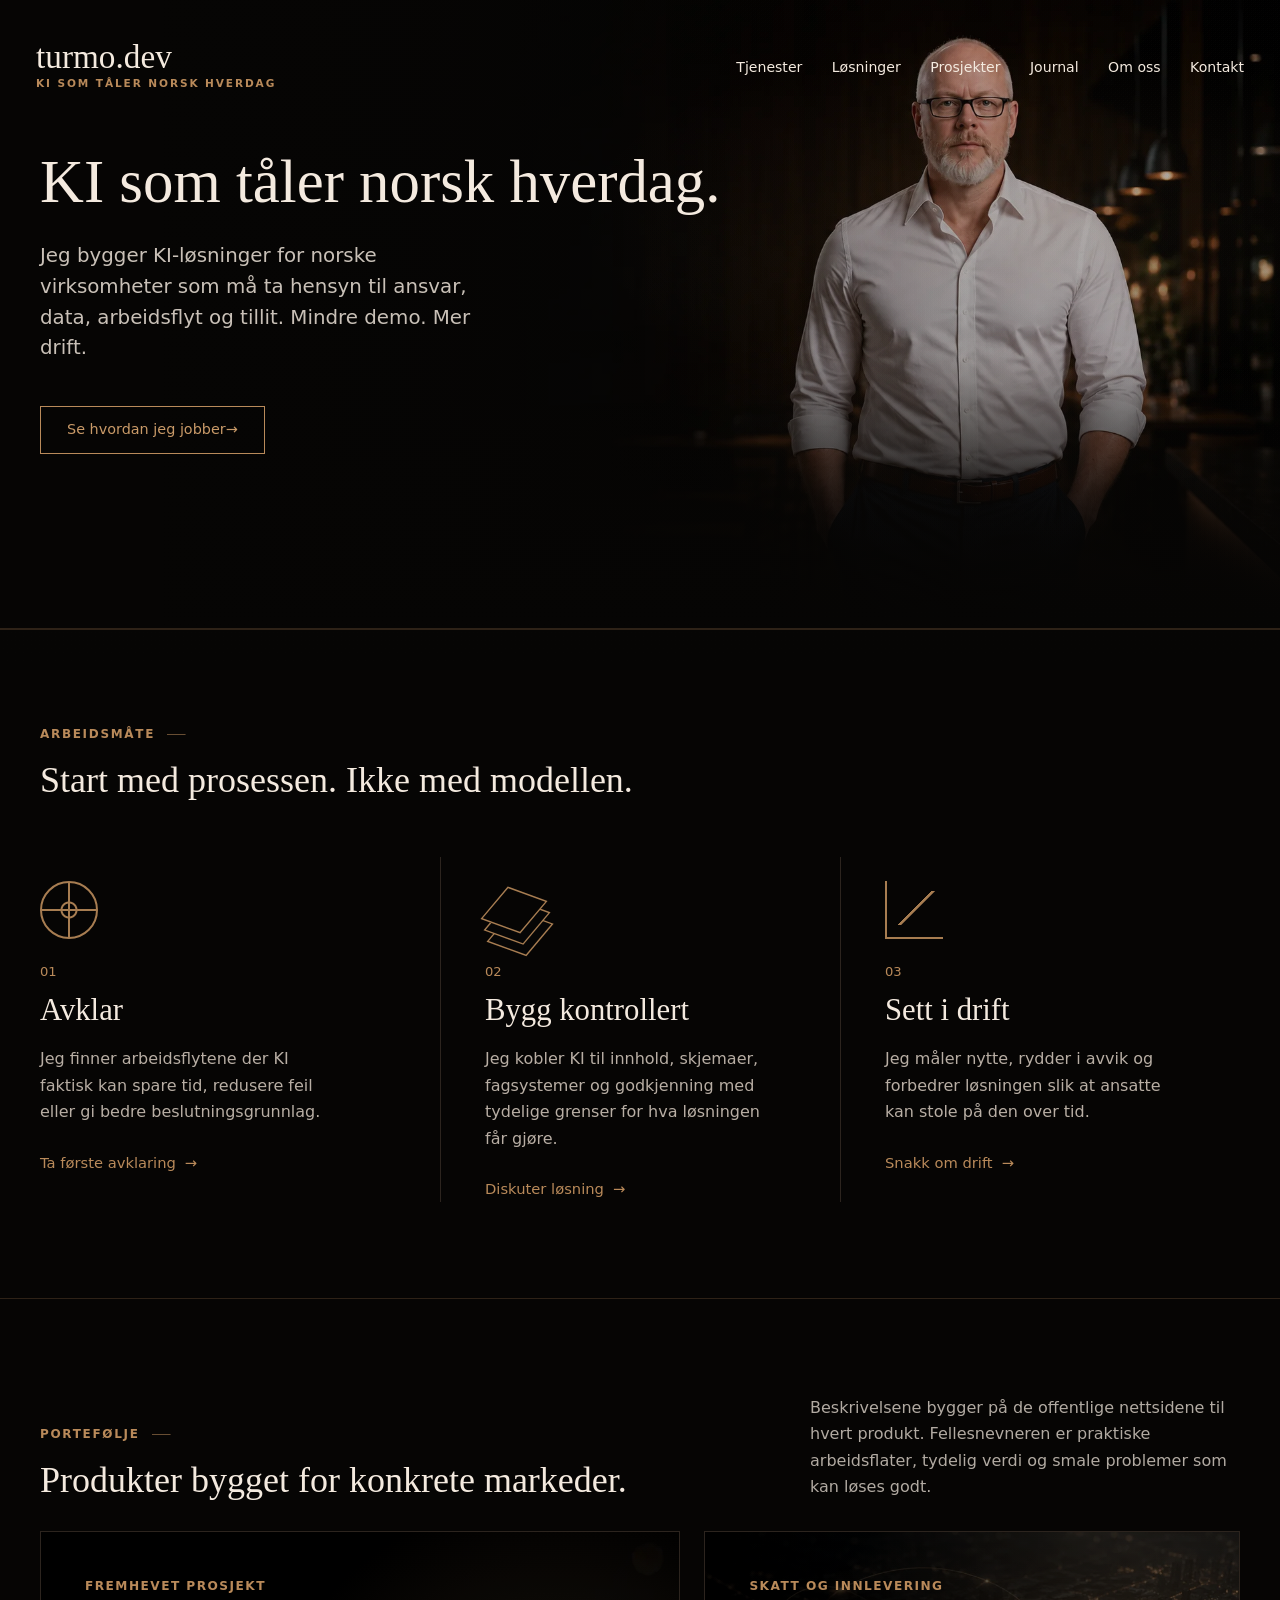
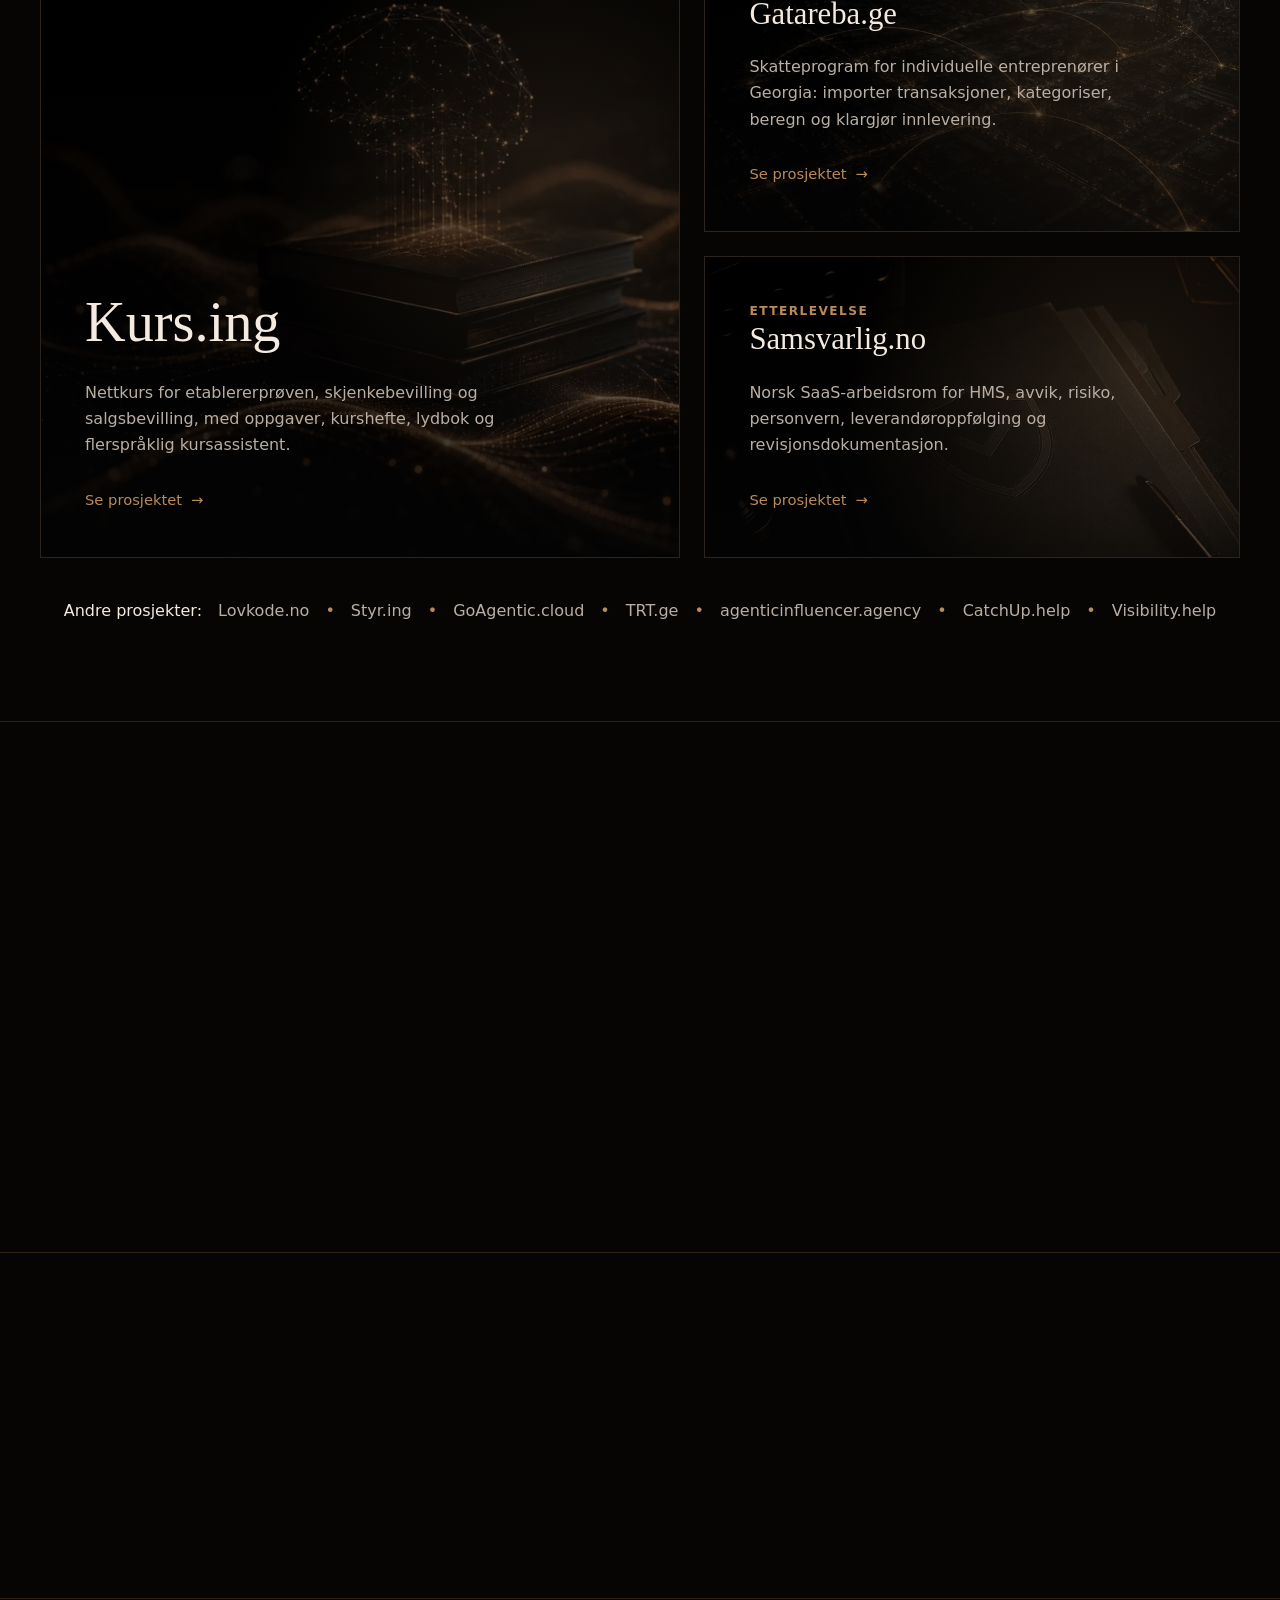
<file: index.html>
<!doctype html>
<html lang="nb">
<head>
  <meta charset="utf-8">
  <meta name="viewport" content="width=device-width, initial-scale=1">
  <title>turmo.dev - Praktisk KI for norske virksomheter</title>
  <meta name="description" content="turmo.dev hjelper norske virksomheter å bruke KI trygt i faktiske arbeidsprosesser, med tydelig ansvar, norske rammer og målbar nytte.">
  <meta name="author" content="Ola Turmo">
  <meta name="robots" content="index,follow,max-image-preview:large">
  <meta name="theme-color" content="#070707">
  <link rel="canonical" href="https://turmo.dev/">
  <link rel="icon" href="/favicon.ico" sizes="32x32">
  <meta property="og:site_name" content="turmo.dev">
  <meta property="og:title" content="turmo.dev - Praktisk KI for norske virksomheter">
  <meta property="og:description" content="Trygg KI i norske arbeidsprosesser, fra kartlegging til drift.">
  <meta property="og:type" content="website">
  <meta property="og:locale" content="nb_NO">
  <meta property="og:url" content="https://turmo.dev/">
  <meta property="og:image" content="https://turmo.dev/assets/og-image.png">
  <meta property="og:image:type" content="image/png">
  <meta property="og:image:width" content="1200">
  <meta property="og:image:height" content="630">
  <meta property="og:image:alt" content="turmo.dev - KI som tåler norsk hverdag">
  <meta name="twitter:card" content="summary_large_image">
  <meta name="twitter:title" content="turmo.dev - Praktisk KI for norske virksomheter">
  <meta name="twitter:description" content="Trygg KI i norske arbeidsprosesser, fra kartlegging til drift.">
  <meta name="twitter:image" content="https://turmo.dev/assets/og-image.png">
  <meta name="twitter:image:alt" content="turmo.dev - KI som tåler norsk hverdag">
  <link rel="preload" href="assets/hero-executive.webp" as="image" type="image/webp" fetchpriority="high">
  <link rel="stylesheet" href="/styles.css">
  <script type="application/ld+json">
  {
    "@context": "https://schema.org",
    "@graph": [
      {
        "@type": "ProfessionalService",
        "@id": "https://turmo.dev/#service",
        "name": "turmo.dev",
        "url": "https://turmo.dev/",
        "founder": {"@type": "Person", "@id": "https://turmo.dev/#ola", "name": "Ola Turmo"},
        "areaServed": {"@type": "Country", "name": "Norge"},
        "availableLanguage": ["nb-NO", "en"],
        "knowsAbout": ["KI i norske virksomheter", "arbeidsflyt", "samsvar", "agentiske systemer", "data og integrasjoner"],
        "description": "Trygg, praktisk og målbar KI-integrasjon for norske virksomheter som vil fra idé til faktisk drift."
      },
      {
        "@type": "WebSite",
        "@id": "https://turmo.dev/#website",
        "name": "turmo.dev",
        "url": "https://turmo.dev/",
        "inLanguage": "nb-NO",
        "publisher": {"@id": "https://turmo.dev/#service"},
        "description": "Praktisk KI, systemintegrasjon og grafiske analyser for norske virksomheter."
      }
    ]
  }
  </script>
</head>
<body>
  <header class="site-header">
    <a class="brand" href="/">
      <span class="brand__name">turmo.dev</span>
      <span class="brand__sub">KI som tåler norsk hverdag</span>
    </a>
    <nav class="site-nav" aria-label="Hovedmeny">
      <a href="#tjenester">Tjenester</a>
      <a href="#losninger">Løsninger</a>
      <a href="#prosjekter">Prosjekter</a>
      <a href="/blog/">Journal</a>
      <a href="#om">Om oss</a>
      <a href="#kontakt">Kontakt</a>
    </nav>
  </header>

  <main>
    <section class="hero" id="top">
      <div class="hero__visual" aria-hidden="true">
        <div class="hero__scene"></div>
      </div>
      <div class="container hero__inner">
        <div class="hero__copy">
          <h1>KI som tåler norsk hverdag.</h1>
          <p class="hero__lead">Jeg bygger KI-løsninger for norske virksomheter som må ta hensyn til ansvar, data, arbeidsflyt og tillit. Mindre demo. Mer drift.</p>
          <div class="hero__actions" aria-label="Primære handlinger">
            <a class="button button-primary" href="#tjenester">Se hvordan jeg jobber <span aria-hidden="true">→</span></a>
          </div>
        </div>
      </div>
    </section>

    <section class="method divider" id="tjenester">
      <div class="container">
        <p class="section-label">Arbeidsmåte</p>
        <h2>Start med prosessen. Ikke med modellen.</h2>
        <div class="method__steps">
          <article class="method-step">
            <div class="line-icon target" aria-hidden="true"></div>
            <span class="step-number">01</span>
            <h3>Avklar</h3>
            <p>Jeg finner arbeidsflytene der KI faktisk kan spare tid, redusere feil eller gi bedre beslutningsgrunnlag.</p>
            <a class="text-link" href="mailto:ola@turmo.dev?subject=Avklaring%20av%20KI-prosess">Ta første avklaring <span aria-hidden="true">→</span></a>
          </article>
          <article class="method-step">
            <div class="line-icon layers" aria-hidden="true"></div>
            <span class="step-number">02</span>
            <h3>Bygg kontrollert</h3>
            <p>Jeg kobler KI til innhold, skjemaer, fagsystemer og godkjenning med tydelige grenser for hva løsningen får gjøre.</p>
            <a class="text-link" href="mailto:ola@turmo.dev?subject=Kontrollert%20KI-bygging">Diskuter løsning <span aria-hidden="true">→</span></a>
          </article>
          <article class="method-step">
            <div class="line-icon trend" aria-hidden="true"></div>
            <span class="step-number">03</span>
            <h3>Sett i drift</h3>
            <p>Jeg måler nytte, rydder i avvik og forbedrer løsningen slik at ansatte kan stole på den over tid.</p>
            <a class="text-link" href="mailto:ola@turmo.dev?subject=KI%20i%20drift">Snakk om drift <span aria-hidden="true">→</span></a>
          </article>
        </div>
      </div>
    </section>

    <section class="projects divider" id="prosjekter">
      <div class="container">
        <div class="section-head">
          <div>
            <p class="section-label">Portefølje</p>
            <h2>Produkter bygget for konkrete markeder.</h2>
          </div>
          <p class="section-copy">Beskrivelsene bygger på de offentlige nettsidene til hvert produkt. Fellesnevneren er praktiske arbeidsflater, tydelig verdi og smale problemer som kan løses godt.</p>
        </div>
        <div class="projects__grid">
          <a class="project project--large" href="https://kurs.ing" rel="noopener">
            <p class="project__eyebrow">Fremhevet prosjekt</p>
            <div>
              <h3>Kurs.ing</h3>
              <p>Nettkurs for etablererprøven, skjenkebevilling og salgsbevilling, med oppgaver, kurshefte, lydbok og flerspråklig kursassistent.</p>
              <span class="text-link">Se prosjektet <span aria-hidden="true">→</span></span>
            </div>
          </a>
          <div class="projects__stack">
            <a class="project project--system" href="https://gatareba.ge" rel="noopener">
              <p class="project__eyebrow">Skatt og innlevering</p>
              <div>
                <h3>Gatareba.ge</h3>
                <p>Skatteprogram for individuelle entreprenører i Georgia: importer transaksjoner, kategoriser, beregn og klargjør innlevering.</p>
                <span class="text-link">Se prosjektet <span aria-hidden="true">→</span></span>
              </div>
            </a>
            <a class="project project--shield" href="https://samsvarlig.no" rel="noopener">
              <p class="project__eyebrow">Etterlevelse</p>
              <div>
                <h3>Samsvarlig.no</h3>
                <p>Norsk SaaS-arbeidsrom for HMS, avvik, risiko, personvern, leverandøroppfølging og revisjonsdokumentasjon.</p>
                <span class="text-link">Se prosjektet <span aria-hidden="true">→</span></span>
              </div>
            </a>
          </div>
        </div>
        <div class="more-projects" id="losninger" aria-label="Andre produkter og nettsteder">
          <span>Andre prosjekter:</span>
          <a href="https://lovkode.no" rel="noopener">Lovkode.no</a>
          <a href="https://styr.ing" rel="noopener">Styr.ing</a>
          <a href="https://goagentic.cloud" rel="noopener">GoAgentic.cloud</a>
          <a href="https://trt.ge" rel="noopener">TRT.ge</a>
          <a href="https://agenticinfluencer.agency" rel="noopener">agenticinfluencer.agency</a>
          <a href="https://catchup.help" rel="noopener">CatchUp.help</a>
          <a href="https://visibility.help" rel="noopener">Visibility.help</a>
        </div>
      </div>
    </section>

    <section class="journal divider" id="journal">
      <div class="container">
        <div class="section-head">
          <div>
            <p class="section-label">Journal</p>
            <h2>Siste analyser om KI i norsk hverdag.</h2>
          </div>
          <a class="text-link" href="/blog/">Se alle artiklene <span aria-hidden="true">→</span></a>
        </div>
        <div class="journal__list journal__list--featured">
          <article>
            <time datetime="2026-05-19">19. mai 2026</time>
            <h3>KI-gapet i norsk næringsliv</h3>
            <p>Hvor KI faktisk tas i bruk i norske virksomheter, og hvor gapet mellom potensial og drift er størst.</p>
            <a class="text-link" href="/blog/innlegg/ki-gapet-i-norsk-naeringsliv">Les artikkelen <span aria-hidden="true">→</span></a>
          </article>
          <article>
            <time datetime="2026-05-19">19. mai 2026</time>
            <h3>Arbeidskraftmangel og KI-potensial</h3>
            <p>NAVs mangeldata koblet til hvor KI kan frigjøre tid i pressede yrker.</p>
            <a class="text-link" href="/blog/innlegg/arbeidskraftmangel-og-ki-potensial">Les artikkelen <span aria-hidden="true">→</span></a>
          </article>
          <article>
            <time datetime="2026-05-19">19. mai 2026</time>
            <h3>Offentlig sektor og KI-modenhet</h3>
            <p>Hva offentlig sektor trenger for å gå fra KI-piloter til trygg drift.</p>
            <a class="text-link" href="/blog/innlegg/offentlig-sektor-ki-modenhet">Les artikkelen <span aria-hidden="true">→</span></a>
          </article>
          <article>
            <time datetime="2026-05-19">19. mai 2026</time>
            <h3>KI-loven som praktisk risikokart</h3>
            <p>AI Act forklart som beslutningskart for norske virksomheter.</p>
            <a class="text-link" href="/blog/innlegg/ki-loven-risikokart">Les artikkelen <span aria-hidden="true">→</span></a>
          </article>
          <article>
            <time datetime="2026-05-19">19. mai 2026</time>
            <h3>KI mot 2045: arbeidskraftgapet</h3>
            <p>Tre norske scenarioer for KI, produktivitet og kapasitet mot 2045.</p>
            <a class="text-link" href="/blog/innlegg/ki-mot-2045-arbeidskraftgapet">Les artikkelen <span aria-hidden="true">→</span></a>
          </article>
        </div>
      </div>
    </section>

    <section class="about divider" id="om">
      <div class="container about__inner">
        <p class="section-label">Om turmo.dev</p>
        <p>turmo.dev er Ola Turmos arbeidsflate for produktbygging og KI i drift. Arbeidet er rettet mot norske virksomheter som vil ha konkrete løsninger, tydelige roller og mindre avstand mellom idé, regelverk og daglig bruk.</p>
      </div>
    </section>
  </main>

  <footer class="site-footer divider" id="kontakt">
    <div class="container footer__inner">
      <a class="brand" href="/">
        <span class="brand__name">turmo.dev</span>
        <span class="brand__sub">KI som tåler norsk hverdag</span>
      </a>
      <p>Jeg integrerer KI.<br>Du skaper verdien.<br><a href="mailto:ola@turmo.dev">ola@turmo.dev</a></p>
      <div class="footer__links" aria-label="Sosiale lenker">
        <a href="https://www.linkedin.com/in/olaturmo/" rel="noopener">LinkedIn</a>
        <a href="https://x.com/turmo_dev" rel="noopener">X</a>
        <a href="https://github.com/Ola-Turmo" rel="noopener">GitHub</a>
        <a href="https://www.youtube.com/@turmo_dev" rel="noopener">YouTube</a>
      </div>
    </div>
    <div class="container footer__bottom">
      <small>© 2026 turmo.dev</small>
      <div>
        <a href="mailto:ola@turmo.dev?subject=Kontakt%20turmo.dev">Send e-post</a>
      </div>
    </div>
  </footer>
</body>
</html>
</file>
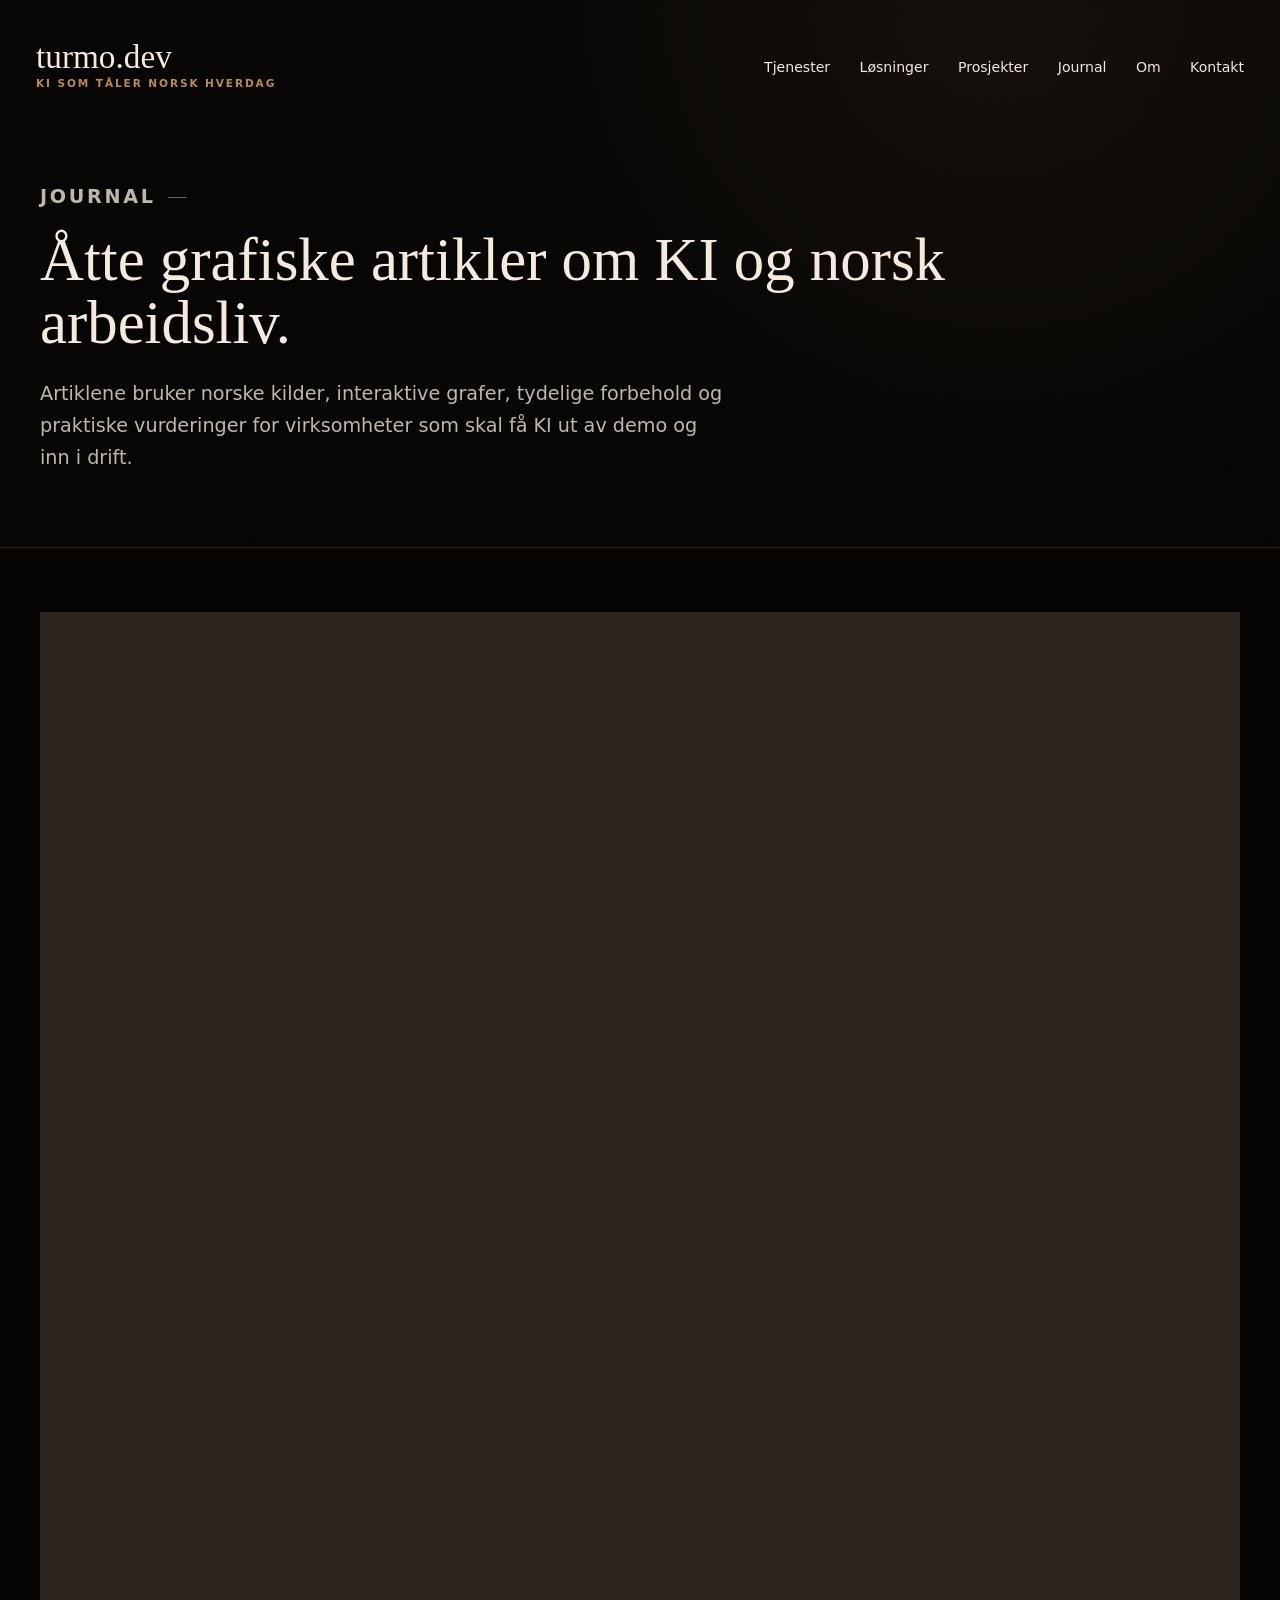
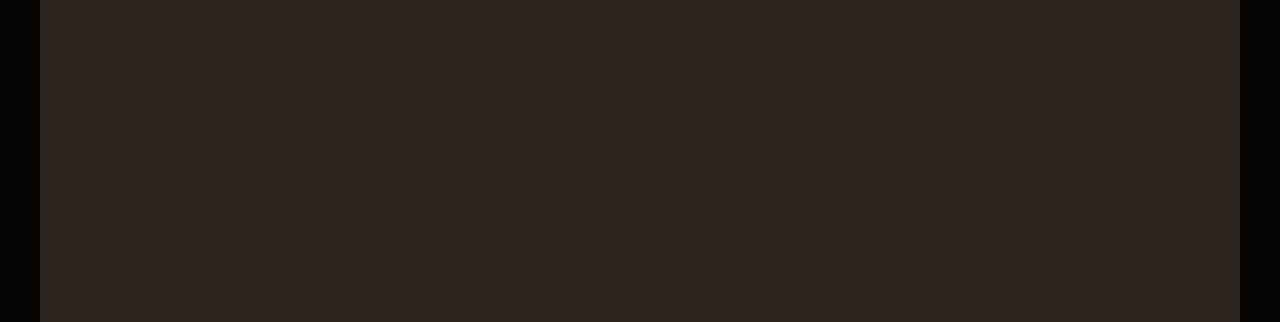
<file: blog/index.html>
<!doctype html>
<html lang="nb">
<head>
  <meta charset="utf-8">
  <meta name="viewport" content="width=device-width, initial-scale=1">
  <title>Journal - turmo.dev</title>
  <meta name="description" content="Åtte norske, grafiske artikler fra turmo.dev om KI, arbeidsliv, regelverk, produktivitet og norske data.">
  <meta name="robots" content="index,follow,max-image-preview:large">
  <meta name="theme-color" content="#070707">
  <link rel="canonical" href="https://turmo.dev/blog/">
  <link rel="icon" href="/favicon.ico" sizes="32x32">
  <meta property="og:site_name" content="turmo.dev">
  <meta property="og:title" content="Journal - turmo.dev">
  <meta property="og:description" content="Grafiske artikler om KI, norske data og arbeidsliv uten hype.">
  <meta property="og:type" content="website">
  <meta property="og:locale" content="nb_NO">
  <meta property="og:url" content="https://turmo.dev/blog/">
  <meta property="og:image" content="https://turmo.dev/assets/og-image.png">
  <meta property="og:image:type" content="image/png">
  <meta property="og:image:width" content="1200">
  <meta property="og:image:height" content="630">
  <meta property="og:image:alt" content="turmo.dev journal med grafiske artikler om KI og norsk arbeidsliv">
  <meta name="twitter:card" content="summary_large_image">
  <meta name="twitter:title" content="Journal - turmo.dev">
  <meta name="twitter:description" content="Grafiske artikler om KI, norske data og arbeidsliv uten hype.">
  <meta name="twitter:image" content="https://turmo.dev/assets/og-image.png">
  <meta name="twitter:image:alt" content="turmo.dev journal med grafiske artikler">
  <link rel="stylesheet" href="/styles.css">
  <script type="application/ld+json">{
  "@context": "https://schema.org",
  "@type": "Blog",
  "@id": "https://turmo.dev/blog/#blog",
  "name": "Journal - turmo.dev",
  "url": "https://turmo.dev/blog/",
  "inLanguage": "nb-NO",
  "description": "Grafiske artikler om KI, norske data, arbeidsliv, regelverk og produktivitet.",
  "publisher": {
    "@type": "Organization",
    "name": "turmo.dev",
    "url": "https://turmo.dev/"
  },
  "blogPost": [
    {
      "@type": "BlogPosting",
      "headline": "KI-gapet i norsk næringsliv",
      "url": "https://turmo.dev/blog/innlegg/ki-gapet-i-norsk-naeringsliv"
    },
    {
      "@type": "BlogPosting",
      "headline": "Arbeidskraftmangel og KI-potensial",
      "url": "https://turmo.dev/blog/innlegg/arbeidskraftmangel-og-ki-potensial"
    },
    {
      "@type": "BlogPosting",
      "headline": "Offentlig sektor og KI-modenhet",
      "url": "https://turmo.dev/blog/innlegg/offentlig-sektor-ki-modenhet"
    },
    {
      "@type": "BlogPosting",
      "headline": "KI-loven som praktisk risikokart",
      "url": "https://turmo.dev/blog/innlegg/ki-loven-risikokart"
    },
    {
      "@type": "BlogPosting",
      "headline": "KI mot 2045: arbeidskraftgapet",
      "url": "https://turmo.dev/blog/innlegg/ki-mot-2045-arbeidskraftgapet"
    },
    {
      "@type": "BlogPosting",
      "headline": "Norsk arbeidsmarkedsoversikt",
      "url": "https://turmo.dev/blog/innlegg/norsk-arbeidsmarkedsoversikt"
    },
    {
      "@type": "BlogPosting",
      "headline": "KI-påvirkning i norske yrker",
      "url": "https://turmo.dev/blog/innlegg/ki-anslag-og-sporsmal"
    },
    {
      "@type": "BlogPosting",
      "headline": "Tidslinje for ledende modeller",
      "url": "https://turmo.dev/blog/innlegg/reddit-ama-arbeidsmarked"
    }
  ]
}</script>
</head>
<body>
  <header class="site-header">
    <a class="brand" href="/">
      <span class="brand__name">turmo.dev</span>
      <span class="brand__sub">KI som tåler norsk hverdag</span>
    </a>
    <nav class="site-nav" aria-label="Hovedmeny">
      <a href="/#tjenester">Tjenester</a>
      <a href="/#losninger">Løsninger</a>
      <a href="/#prosjekter">Prosjekter</a>
      <a href="/blog/">Journal</a>
      <a href="/#om">Om</a>
      <a href="/#kontakt">Kontakt</a>
    </nav>
  </header>

  <main class="page-shell">
    <section class="blog-hero">
      <div class="container">
        <p class="section-label">Journal</p>
        <h1>Åtte grafiske artikler om KI og norsk arbeidsliv.</h1>
        <p>Artiklene bruker norske kilder, interaktive grafer, tydelige forbehold og praktiske vurderinger for virksomheter som skal få KI ut av demo og inn i drift.</p>
      </div>
    </section>

    <section class="divider">
      <div class="container" style="padding: 64px 0 96px;">
        <div class="blog-grid">
          <a class="blog-card" href="/blog/innlegg/ki-gapet-i-norsk-naeringsliv">
            <span>
              <time datetime="2026-05-19">19. mai 2026</time>
              <h2>KI-gapet i norsk næringsliv</h2>
              <p>Hvor KI faktisk tas i bruk i norske virksomheter, og hvor gapet mellom potensial og drift er størst.</p>
            </span>
            <span class="text-link">Les artikkelen <span aria-hidden="true">→</span></span>
          </a>
          <a class="blog-card" href="/blog/innlegg/arbeidskraftmangel-og-ki-potensial">
            <span>
              <time datetime="2026-05-19">19. mai 2026</time>
              <h2>Arbeidskraftmangel og KI-potensial</h2>
              <p>NAVs mangeldata koblet til en praktisk vurdering av hvor KI kan frigjøre tid i pressede yrker.</p>
            </span>
            <span class="text-link">Les artikkelen <span aria-hidden="true">→</span></span>
          </a>
          <a class="blog-card" href="/blog/innlegg/offentlig-sektor-ki-modenhet">
            <span>
              <time datetime="2026-05-19">19. mai 2026</time>
              <h2>Offentlig sektor og KI-modenhet</h2>
              <p>Hvor offentlig sektor er moden for KI, og hvilke kontrollpunkter som må på plass før produksjon.</p>
            </span>
            <span class="text-link">Les artikkelen <span aria-hidden="true">→</span></span>
          </a>
          <a class="blog-card" href="/blog/innlegg/ki-loven-risikokart">
            <span>
              <time datetime="2026-05-19">19. mai 2026</time>
              <h2>KI-loven som praktisk risikokart</h2>
              <p>AI Act forklart som praktisk beslutningskart for norske virksomheter, ikke som juridisk tåke.</p>
            </span>
            <span class="text-link">Les artikkelen <span aria-hidden="true">→</span></span>
          </a>
          <a class="blog-card" href="/blog/innlegg/ki-mot-2045-arbeidskraftgapet">
            <span>
              <time datetime="2026-05-19">19. mai 2026</time>
              <h2>KI mot 2045: arbeidskraftgapet</h2>
              <p>Tre norske scenarioer for KI, produktivitet og kapasitet mot 2045.</p>
            </span>
            <span class="text-link">Les artikkelen <span aria-hidden="true">→</span></span>
          </a>
          <a class="blog-card" href="/blog/innlegg/norsk-arbeidsmarkedsoversikt">
            <span>
              <time datetime="2026-05-07">7. mai 2026</time>
              <h2>Norsk arbeidsmarkedsoversikt</h2>
              <p>Interaktivt treemap over norske yrker, bygget på SSB-data og STYRK-klassifikasjonen.</p>
            </span>
            <span class="text-link">Les artikkelen <span aria-hidden="true">→</span></span>
          </a>
          <a class="blog-card" href="/blog/innlegg/ki-anslag-og-sporsmal">
            <span>
              <time datetime="2026-05-07">7. mai 2026</time>
              <h2>KI-påvirkning i norske yrker</h2>
              <p>Radarplot og tabell som viser teoretisk LLM-eksponering mot anslått KI-bruk i norske yrkesgrupper.</p>
            </span>
            <span class="text-link">Les artikkelen <span aria-hidden="true">→</span></span>
          </a>
          <a class="blog-card" href="/blog/innlegg/reddit-ama-arbeidsmarked">
            <span>
              <time datetime="2026-05-07">7. mai 2026</time>
              <h2>Tidslinje for ledende modeller</h2>
              <p>Benchmark-graf for frontmodeller på ARC-AGI-2, HLE, HLE-Verified og GPQA Diamond.</p>
            </span>
            <span class="text-link">Les artikkelen <span aria-hidden="true">→</span></span>
          </a>
        </div>
      </div>
    </section>
  </main>

  <footer class="site-footer divider">
    <div class="container footer__inner">
      <a class="brand" href="/">
        <span class="brand__name">turmo.dev</span>
        <span class="brand__sub">KI som tåler norsk hverdag</span>
      </a>
      <p>Jeg integrerer KI.<br>Du skaper verdien.<br><a href="mailto:ola@turmo.dev">ola@turmo.dev</a></p>
      <div class="footer__links" aria-label="Sosiale lenker">
        <a href="https://www.linkedin.com/in/olaturmo/" rel="noopener">LinkedIn</a>
        <a href="https://x.com/turmo_dev" rel="noopener">X</a>
        <a href="https://github.com/Ola-Turmo" rel="noopener">GitHub</a>
        <a href="https://www.youtube.com/@turmo_dev" rel="noopener">YouTube</a>
      </div>
    </div>
    <div class="container footer__bottom">
      <small>© 2026 turmo.dev</small>
      <div><a href="mailto:ola@turmo.dev?subject=Kontakt%20turmo.dev">Send e-post</a></div>
    </div>
  </footer>
</body>
</html>
</file>
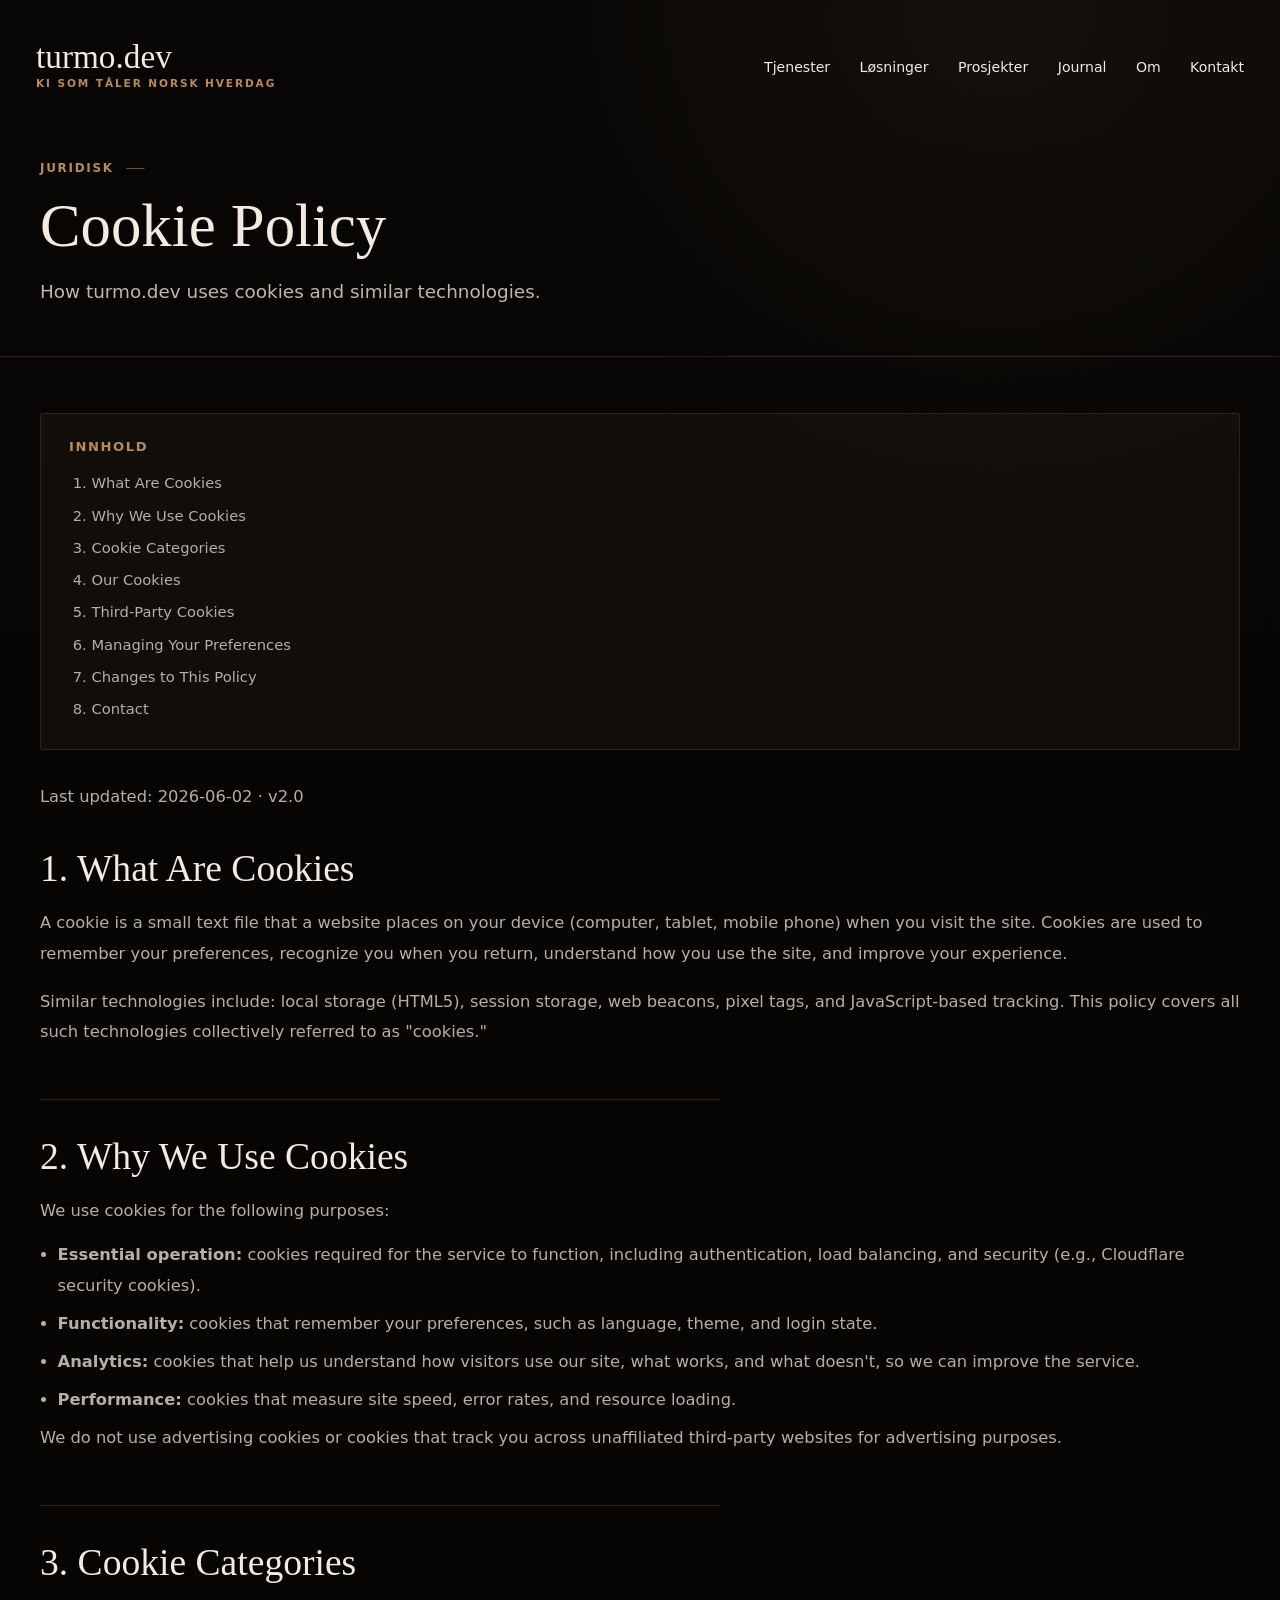
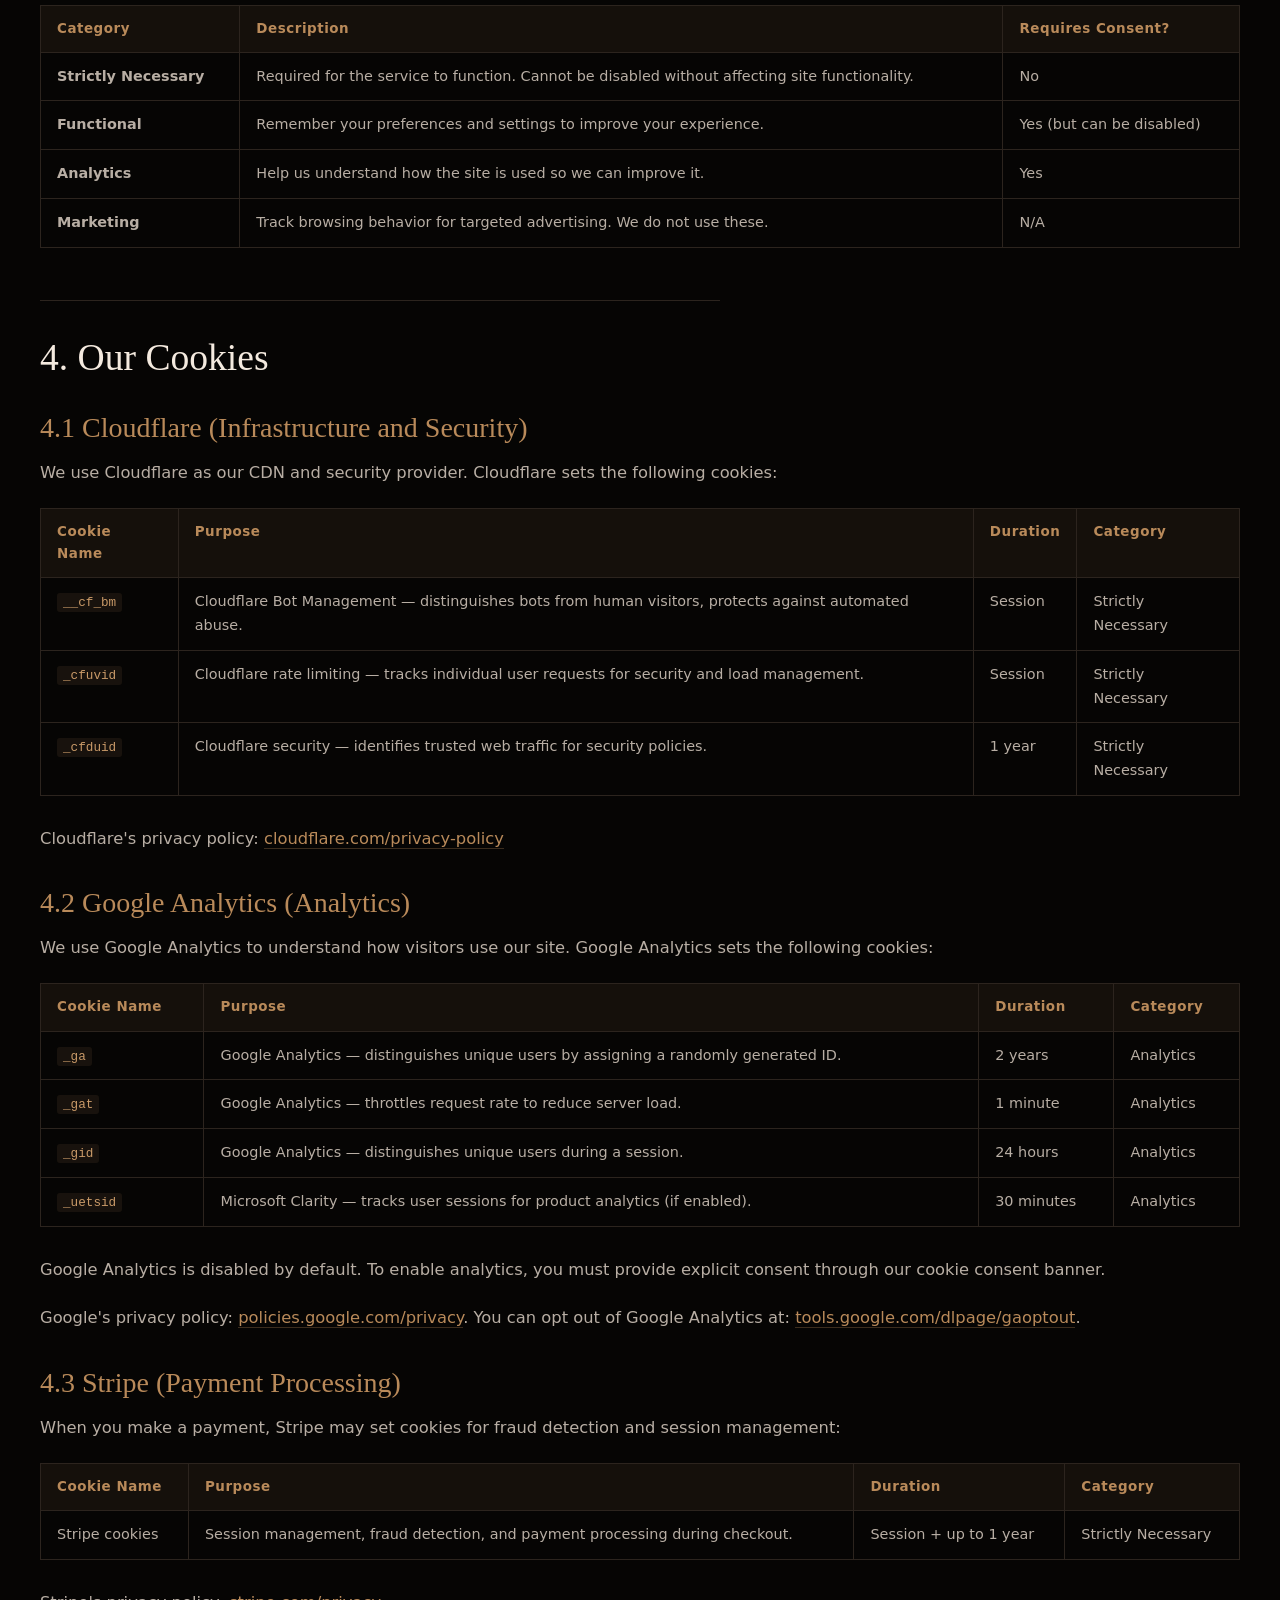
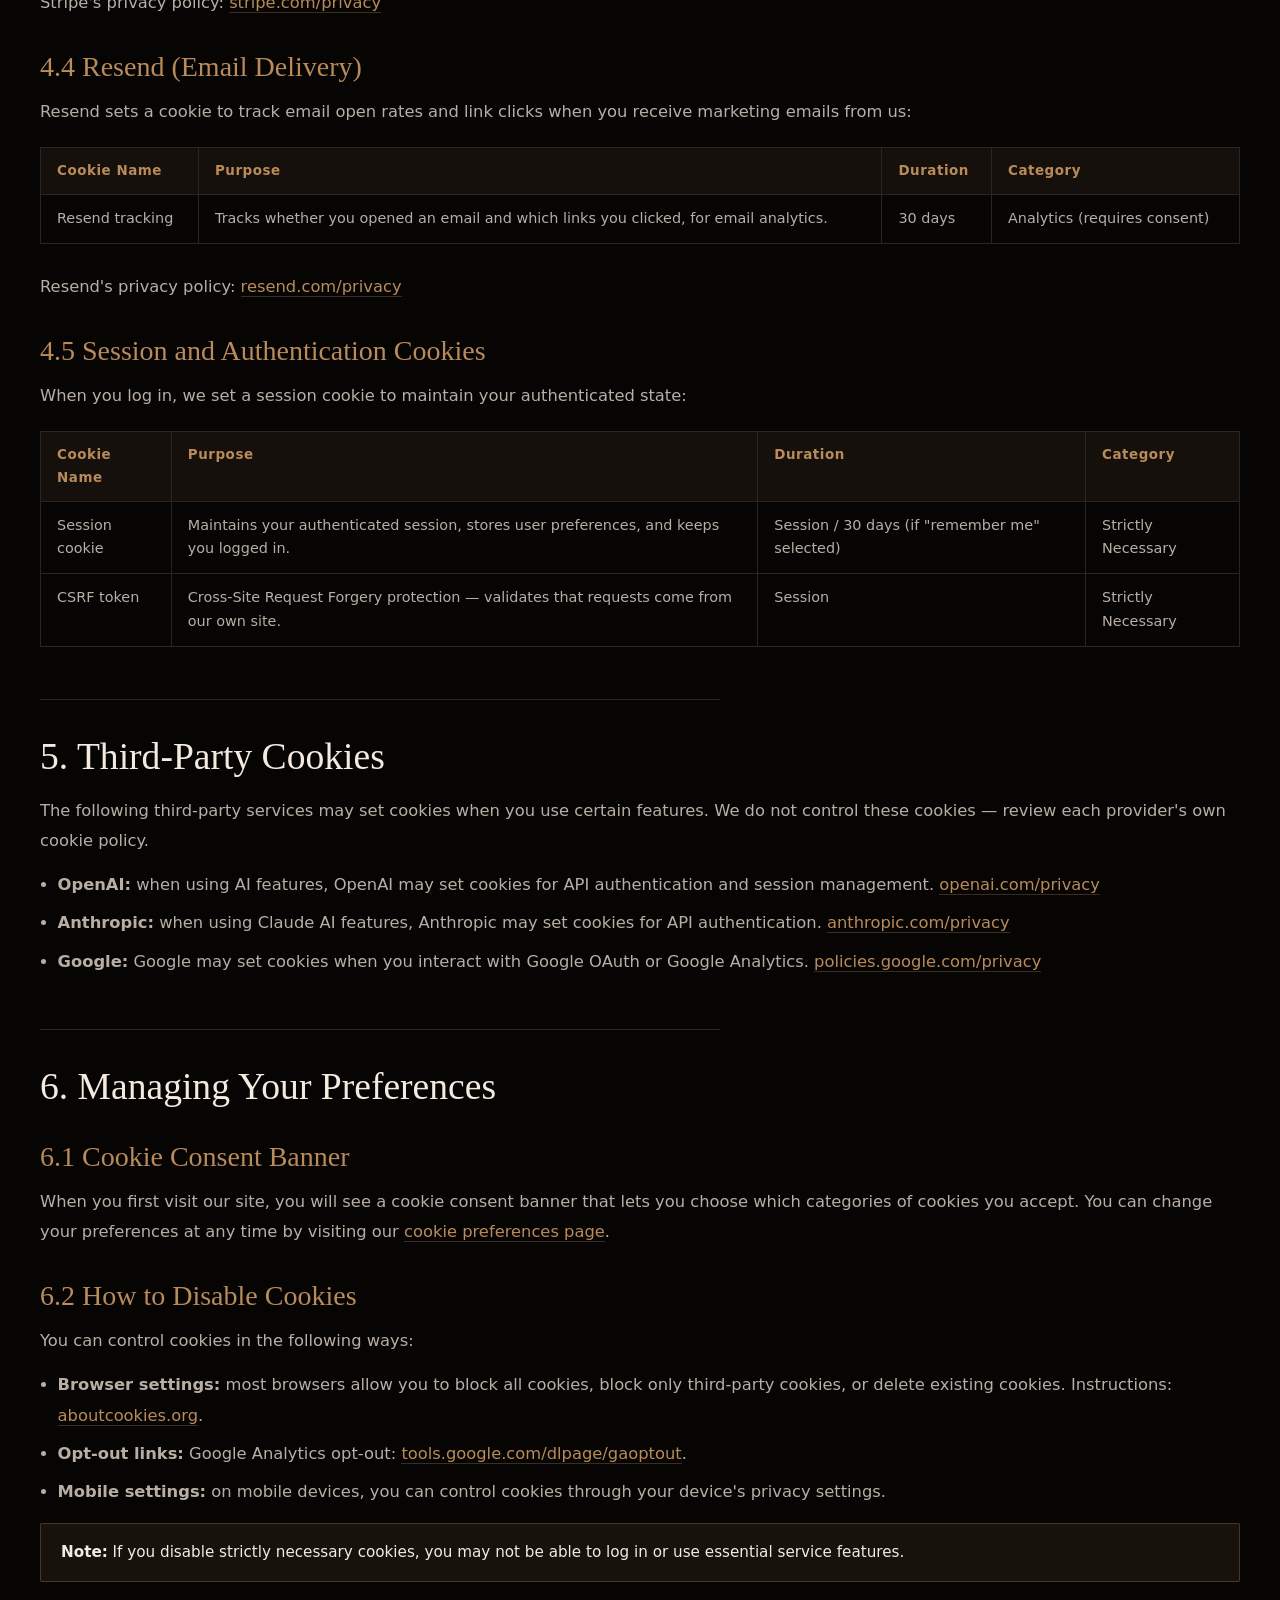
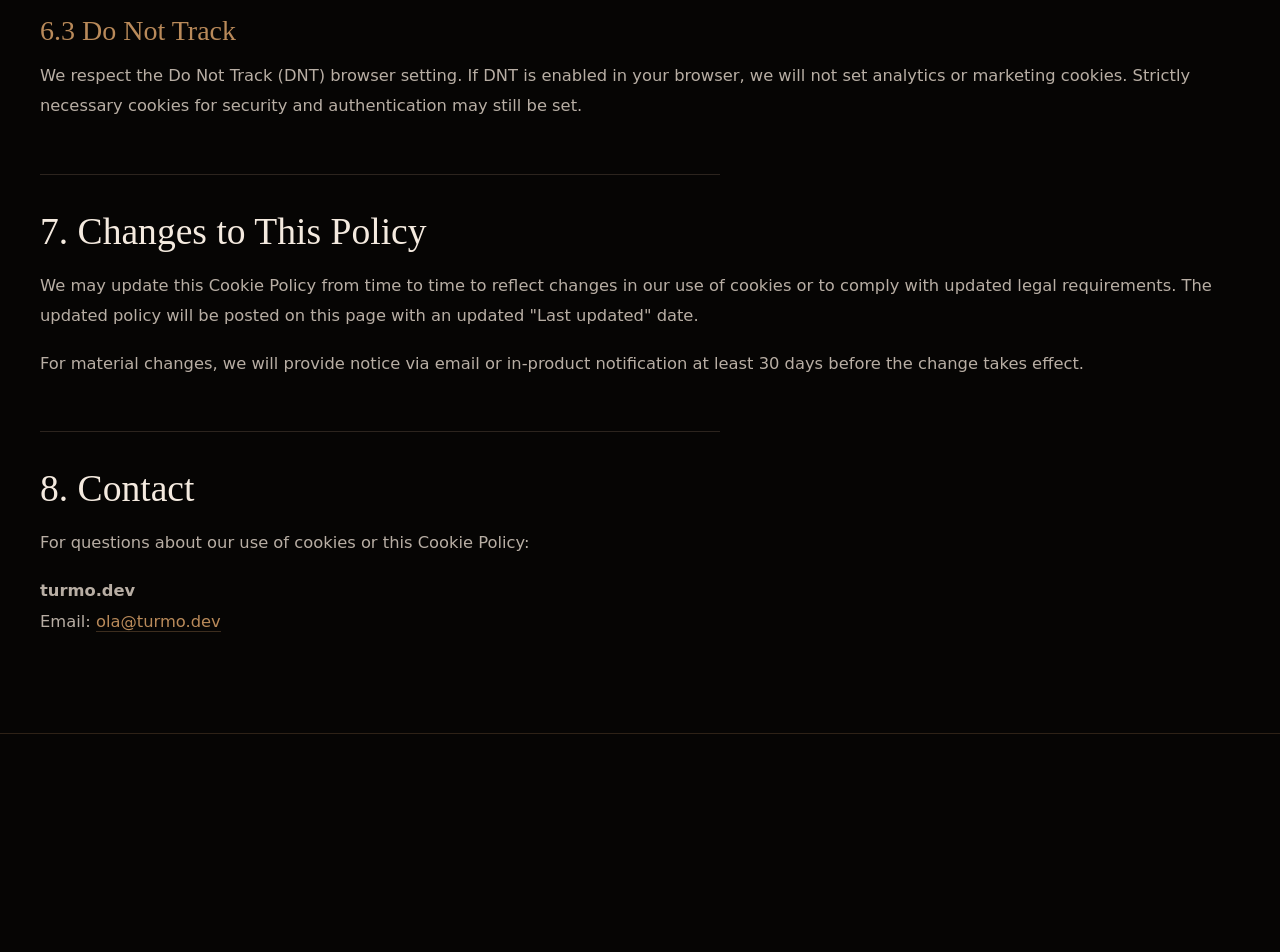
<file: cookies.html>
<!doctype html>
<html lang="en">
<head>
  <meta charset="utf-8">
  <meta name="viewport" content="width=device-width, initial-scale=1">
  <title>Cookie Policy - turmo.dev</title>
  <meta name="description" content="How turmo.dev uses cookies and similar technologies.">
  <meta name="author" content="Ola Turmo">
  <meta name="robots" content="index,follow">
  <meta name="theme-color" content="#070707">
  <link rel="canonical" href="https://turmo.dev/cookies.html">
  <link rel="icon" href="/favicon.ico" sizes="32x32">
  <meta property="og:site_name" content="turmo.dev">
  <meta property="og:title" content="Cookie Policy - turmo.dev">
  <meta property="og:description" content="How turmo.dev uses cookies and similar technologies.">
  <meta property="og:type" content="website">
  <meta property="og:locale" content="en_US">
  <meta property="og:url" content="https://turmo.dev/cookies.html">
  <meta property="og:image" content="https://turmo.dev/assets/og-image.png">
  <meta name="twitter:card" content="summary_large_image">
  <meta name="twitter:title" content="Cookie Policy - turmo.dev">
  <meta name="twitter:description" content="How turmo.dev uses cookies and similar technologies.">
  <link rel="stylesheet" href="/styles.css">
  <style>
    .legal-hero { padding: 0 0 48px; }
    .legal-hero h1 { max-width: 820px; }
    .legal-lead { max-width: 660px; margin-top: 20px; color: rgba(242, 233, 222, 0.78); font-size: 1.15rem; }
    .legal-body { padding: 56px 0 96px; }
    .legal-body h2 { margin: 52px 0 18px; font-size: clamp(1.8rem, 3vw, 2.35rem); border-top: 1px solid var(--color-line); padding-top: 36px; }
    .legal-body h2:first-of-type { border-top: none; padding-top: 0; margin-top: 36px; }
    .legal-body h3 { margin: 32px 0 14px; font-size: clamp(1.45rem, 2.2vw, 1.75rem); color: var(--color-bronze); }
    .legal-body p, .legal-body li { font-size: 1.02rem; line-height: 1.85; color: var(--color-soft-gray); }
    .legal-body p + p { margin-top: 18px; }
    .legal-body ul { margin: 14px 0 0 1.1rem; padding: 0; }
    .legal-body li { margin-bottom: 8px; }
    .legal-body a { color: var(--color-bronze); text-decoration: none; border-bottom: 1px solid rgba(185, 138, 90, 0.3); transition: color 160ms ease, border-color 160ms ease; }
    .legal-body a:hover { color: var(--color-bronze-hover); border-color: var(--color-bronze-hover); }
    .toc { background: rgba(185, 138, 90, 0.06); border: 1px solid var(--color-line); padding: 22px 28px; margin-bottom: 32px; border-radius: 2px; }
    .toc strong { display: block; margin-bottom: 12px; color: var(--color-bronze); font-size: 0.82rem; letter-spacing: 0.12em; text-transform: uppercase; }
    .toc ol { padding-left: 1.4rem; margin: 0; }
    .toc li { margin-bottom: 5px; font-size: 0.92rem; }
    .toc a { color: var(--color-soft-gray); border-bottom: none; }
    .toc a:hover { color: var(--color-bronze-hover); }
    .meta-line { color: var(--color-muted); font-size: 0.84rem; margin-bottom: 0; }
    .table-wrapper { overflow-x: auto; margin: 20px 0 28px; }
    table { width: 100%; border-collapse: collapse; font-size: 0.9rem; }
    th, td { border: 1px solid var(--color-line); padding: 12px 16px; text-align: left; vertical-align: top; }
    th { background: rgba(185, 138, 90, 0.08); color: var(--color-bronze); font-weight: 600; font-size: 0.84rem; letter-spacing: 0.04em; }
    td { color: var(--color-soft-gray); }
    tr:hover td { background: rgba(185, 138, 90, 0.04); }
    code { font-family: "SF Mono", "Fira Code", "Fira Mono", ui-monospace, monospace; font-size: 0.88em; color: var(--color-bronze-hover); background: rgba(185, 138, 90, 0.1); padding: 2px 6px; border-radius: 3px; }
    .warn-box { background: rgba(185, 138, 90, 0.1); border: 1px solid rgba(185, 138, 90, 0.3); padding: 16px 20px; margin: 16px 0; font-size: 0.95rem; color: var(--color-ivory); border-radius: 2px; }
    .dpa-preamble { background: rgba(185, 138, 90, 0.07); border: 1px solid rgba(185, 138, 90, 0.25); padding: 18px 22px; margin-bottom: 32px; font-size: 0.95rem; color: var(--color-soft-gray); border-radius: 2px; line-height: 1.7; }
    .signature-block { margin-top: 48px; padding: 28px 32px; background: rgba(185, 138, 90, 0.05); border: 1px solid var(--color-line); border-radius: 2px; font-size: 0.92rem; color: var(--color-soft-gray); line-height: 1.8; }
    .signature-block p { margin: 0; }
  </style>
  <script type="application/ld+json">
  {"@context":"https://schema.org","@type":"WebPage","name":"Cookie Policy","url":"https://turmo.dev/cookies.html","publisher":{"@type":"Organization","name":"turmo.dev","email":"ola@turmo.dev"}}
  </script>
</head>
<body>
  <header class="site-header">
    <a class="brand" href="/">
      <span class="brand__name">turmo.dev</span>
      <span class="brand__sub">KI som tåler norsk hverdag</span>
    </a>
    <nav class="site-nav" aria-label="Hovedmeny">
      <a href="/#tjenester">Tjenester</a>
      <a href="/#losninger">Løsninger</a>
      <a href="/#prosjekter">Prosjekter</a>
      <a href="/blog/">Journal</a>
      <a href="/#om">Om</a>
      <a href="/#kontakt">Kontakt</a>
    </nav>
  </header>

  <main class="page-shell">
    <section class="legal-hero">
      <div class="container">
        <p class="section-label">Juridisk</p>
        <h1>Cookie Policy</h1>
        <p class="legal-lead">How turmo.dev uses cookies and similar technologies.</p>
      </div>
    </section>

    <section class="divider">
      <div class="container legal-body">

        <nav class="toc" aria-label="Innholdsfortegnelse">
          <strong>Innhold</strong>
          <ol>
            <li><a href="#what">What Are Cookies</a></li>
            <li><a href="#why">Why We Use Cookies</a></li>
            <li><a href="#categories">Cookie Categories</a></li>
            <li><a href="#list">Our Cookies</a></li>
            <li><a href="#third-party">Third-Party Cookies</a></li>
            <li><a href="#manage">Managing Your Preferences</a></li>
            <li><a href="#changes">Changes to This Policy</a></li>
            <li><a href="#contact">Contact</a></li>
          </ol>
        </nav>

        <p class="meta-line">Last updated: 2026-06-02 · v2.0</p>

        <h2 id="what">1. What Are Cookies</h2>
        <p>A cookie is a small text file that a website places on your device (computer, tablet, mobile phone) when you visit the site. Cookies are used to remember your preferences, recognize you when you return, understand how you use the site, and improve your experience.</p>
        <p>Similar technologies include: local storage (HTML5), session storage, web beacons, pixel tags, and JavaScript-based tracking. This policy covers all such technologies collectively referred to as "cookies."</p>

        <h2 id="why">2. Why We Use Cookies</h2>
        <p>We use cookies for the following purposes:</p>
        <ul>
          <li><strong>Essential operation:</strong> cookies required for the service to function, including authentication, load balancing, and security (e.g., Cloudflare security cookies).</li>
          <li><strong>Functionality:</strong> cookies that remember your preferences, such as language, theme, and login state.</li>
          <li><strong>Analytics:</strong> cookies that help us understand how visitors use our site, what works, and what doesn't, so we can improve the service.</li>
          <li><strong>Performance:</strong> cookies that measure site speed, error rates, and resource loading.</li>
        </ul>
        <p>We do not use advertising cookies or cookies that track you across unaffiliated third-party websites for advertising purposes.</p>

        <h2 id="categories">3. Cookie Categories</h2>
        <div class="table-wrapper">
        <table>
          <thead><tr><th>Category</th><th>Description</th><th>Requires Consent?</th></tr></thead>
          <tbody>
            <tr><td><strong>Strictly Necessary</strong></td><td>Required for the service to function. Cannot be disabled without affecting site functionality.</td><td>No</td></tr>
            <tr><td><strong>Functional</strong></td><td>Remember your preferences and settings to improve your experience.</td><td>Yes (but can be disabled)</td></tr>
            <tr><td><strong>Analytics</strong></td><td>Help us understand how the site is used so we can improve it.</td><td>Yes</td></tr>
            <tr><td><strong>Marketing</strong></td><td>Track browsing behavior for targeted advertising. We do not use these.</td><td>N/A</td></tr>
          </tbody>
        </table>
        </div>

        <h2 id="list">4. Our Cookies</h2>

        <h3>4.1 Cloudflare (Infrastructure and Security)</h3>
        <p>We use Cloudflare as our CDN and security provider. Cloudflare sets the following cookies:</p>
        <div class="table-wrapper">
        <table>
          <thead><tr><th>Cookie Name</th><th>Purpose</th><th>Duration</th><th>Category</th></tr></thead>
          <tbody>
            <tr><td><code>__cf_bm</code></td><td>Cloudflare Bot Management — distinguishes bots from human visitors, protects against automated abuse.</td><td>Session</td><td>Strictly Necessary</td></tr>
            <tr><td><code>_cfuvid</code></td><td>Cloudflare rate limiting — tracks individual user requests for security and load management.</td><td>Session</td><td>Strictly Necessary</td></tr>
            <tr><td><code>_cfduid</code></td><td>Cloudflare security — identifies trusted web traffic for security policies.</td><td>1 year</td><td>Strictly Necessary</td></tr>
          </tbody>
        </table>
        </div>
        <p>Cloudflare's privacy policy: <a href="https://www.cloudflare.com/privacy-policy/">cloudflare.com/privacy-policy</a></p>

        <h3>4.2 Google Analytics (Analytics)</h3>
        <p>We use Google Analytics to understand how visitors use our site. Google Analytics sets the following cookies:</p>
        <div class="table-wrapper">
        <table>
          <thead><tr><th>Cookie Name</th><th>Purpose</th><th>Duration</th><th>Category</th></tr></thead>
          <tbody>
            <tr><td><code>_ga</code></td><td>Google Analytics — distinguishes unique users by assigning a randomly generated ID.</td><td>2 years</td><td>Analytics</td></tr>
            <tr><td><code>_gat</code></td><td>Google Analytics — throttles request rate to reduce server load.</td><td>1 minute</td><td>Analytics</td></tr>
            <tr><td><code>_gid</code></td><td>Google Analytics — distinguishes unique users during a session.</td><td>24 hours</td><td>Analytics</td></tr>
            <tr><td><code>_uetsid</code></td><td>Microsoft Clarity — tracks user sessions for product analytics (if enabled).</td><td>30 minutes</td><td>Analytics</td></tr>
          </tbody>
        </table>
        </div>
        <p>Google Analytics is disabled by default. To enable analytics, you must provide explicit consent through our cookie consent banner.</p>
        <p>Google's privacy policy: <a href="https://policies.google.com/privacy">policies.google.com/privacy</a>. You can opt out of Google Analytics at: <a href="https://tools.google.com/dlpage/gaoptout">tools.google.com/dlpage/gaoptout</a>.</p>

        <h3>4.3 Stripe (Payment Processing)</h3>
        <p>When you make a payment, Stripe may set cookies for fraud detection and session management:</p>
        <div class="table-wrapper">
        <table>
          <thead><tr><th>Cookie Name</th><th>Purpose</th><th>Duration</th><th>Category</th></tr></thead>
          <tbody>
            <tr><td>Stripe cookies</td><td>Session management, fraud detection, and payment processing during checkout.</td><td>Session + up to 1 year</td><td>Strictly Necessary</td></tr>
          </tbody>
        </table>
        </div>
        <p>Stripe's privacy policy: <a href="https://stripe.com/privacy">stripe.com/privacy</a></p>

        <h3>4.4 Resend (Email Delivery)</h3>
        <p>Resend sets a cookie to track email open rates and link clicks when you receive marketing emails from us:</p>
        <div class="table-wrapper">
        <table>
          <thead><tr><th>Cookie Name</th><th>Purpose</th><th>Duration</th><th>Category</th></tr></thead>
          <tbody>
            <tr><td>Resend tracking</td><td>Tracks whether you opened an email and which links you clicked, for email analytics.</td><td>30 days</td><td>Analytics (requires consent)</td></tr>
          </tbody>
        </table>
        </div>
        <p>Resend's privacy policy: <a href="https://resend.com/privacy">resend.com/privacy</a></p>

        <h3>4.5 Session and Authentication Cookies</h3>
        <p>When you log in, we set a session cookie to maintain your authenticated state:</p>
        <div class="table-wrapper">
        <table>
          <thead><tr><th>Cookie Name</th><th>Purpose</th><th>Duration</th><th>Category</th></tr></thead>
          <tbody>
            <tr><td>Session cookie</td><td>Maintains your authenticated session, stores user preferences, and keeps you logged in.</td><td>Session / 30 days (if "remember me" selected)</td><td>Strictly Necessary</td></tr>
            <tr><td>CSRF token</td><td>Cross-Site Request Forgery protection — validates that requests come from our own site.</td><td>Session</td><td>Strictly Necessary</td></tr>
          </tbody>
        </table>
        </div>

        <h2 id="third-party">5. Third-Party Cookies</h2>
        <p>The following third-party services may set cookies when you use certain features. We do not control these cookies — review each provider's own cookie policy.</p>
        <ul>
          <li><strong>OpenAI:</strong> when using AI features, OpenAI may set cookies for API authentication and session management. <a href="https://openai.com/privacy">openai.com/privacy</a></li>
          <li><strong>Anthropic:</strong> when using Claude AI features, Anthropic may set cookies for API authentication. <a href="https://anthropic.com/privacy">anthropic.com/privacy</a></li>
          <li><strong>Google:</strong> Google may set cookies when you interact with Google OAuth or Google Analytics. <a href="https://policies.google.com/privacy">policies.google.com/privacy</a></li>
        </ul>

        <h2 id="manage">6. Managing Your Preferences</h2>

        <h3>6.1 Cookie Consent Banner</h3>
        <p>When you first visit our site, you will see a cookie consent banner that lets you choose which categories of cookies you accept. You can change your preferences at any time by visiting our <a href="/cookies/preferences">cookie preferences page</a>.</p>

        <h3>6.2 How to Disable Cookies</h3>
        <p>You can control cookies in the following ways:</p>
        <ul>
          <li><strong>Browser settings:</strong> most browsers allow you to block all cookies, block only third-party cookies, or delete existing cookies. Instructions: <a href="https://www.aboutcookies.org/">aboutcookies.org</a>.</li>
          <li><strong>Opt-out links:</strong> Google Analytics opt-out: <a href="https://tools.google.com/dlpage/gaoptout">tools.google.com/dlpage/gaoptout</a>.</li>
          <li><strong>Mobile settings:</strong> on mobile devices, you can control cookies through your device's privacy settings.</li>
        </ul>
        <div class="warn-box">
          <strong>Note:</strong> If you disable strictly necessary cookies, you may not be able to log in or use essential service features.
        </div>

        <h3>6.3 Do Not Track</h3>
        <p>We respect the Do Not Track (DNT) browser setting. If DNT is enabled in your browser, we will not set analytics or marketing cookies. Strictly necessary cookies for security and authentication may still be set.</p>

        <h2 id="changes">7. Changes to This Policy</h2>
        <p>We may update this Cookie Policy from time to time to reflect changes in our use of cookies or to comply with updated legal requirements. The updated policy will be posted on this page with an updated "Last updated" date.</p>
        <p>For material changes, we will provide notice via email or in-product notification at least 30 days before the change takes effect.</p>

        <h2 id="contact">8. Contact</h2>
        <p>For questions about our use of cookies or this Cookie Policy:</p>
        <p><strong>turmo.dev</strong><br>
        Email: <a href="mailto:ola@turmo.dev">ola@turmo.dev</a></p>

      </div>
    </section>
  </main>

  <footer class="site-footer divider">
    <div class="container footer__inner">
      <a class="brand" href="/">
        <span class="brand__name">turmo.dev</span>
        <span class="brand__sub">KI som tåler norsk hverdag</span>
      </a>
      <p>Jeg integrerer KI.<br>Du skaper verdien.<br><a href="mailto:ola@turmo.dev">ola@turmo.dev</a></p>
      <div class="footer__links" aria-label="Sosiale lenker">
        <a href="https://www.linkedin.com/in/olaturmo/" rel="noopener">LinkedIn</a>
        <a href="https://x.com/turmo_dev" rel="noopener">X</a>
        <a href="https://github.com/Ola-Turmo" rel="noopener">GitHub</a>
        <a href="https://www.youtube.com/@turmo_dev" rel="noopener">YouTube</a>
      </div>
    </div>
    <div class="container footer__bottom">
      <small>© 2026 turmo.dev</small>
      <div>
        <a href="/privacy.html">Personvern</a>
        <a href="/terms.html">Vilkår</a>
        <a href="/cookies.html">Informasjonskapsler</a>
        <a href="/dpa.html">DPA</a>
      </div>
    </div>
  </footer>
</body>
</html>
</file>
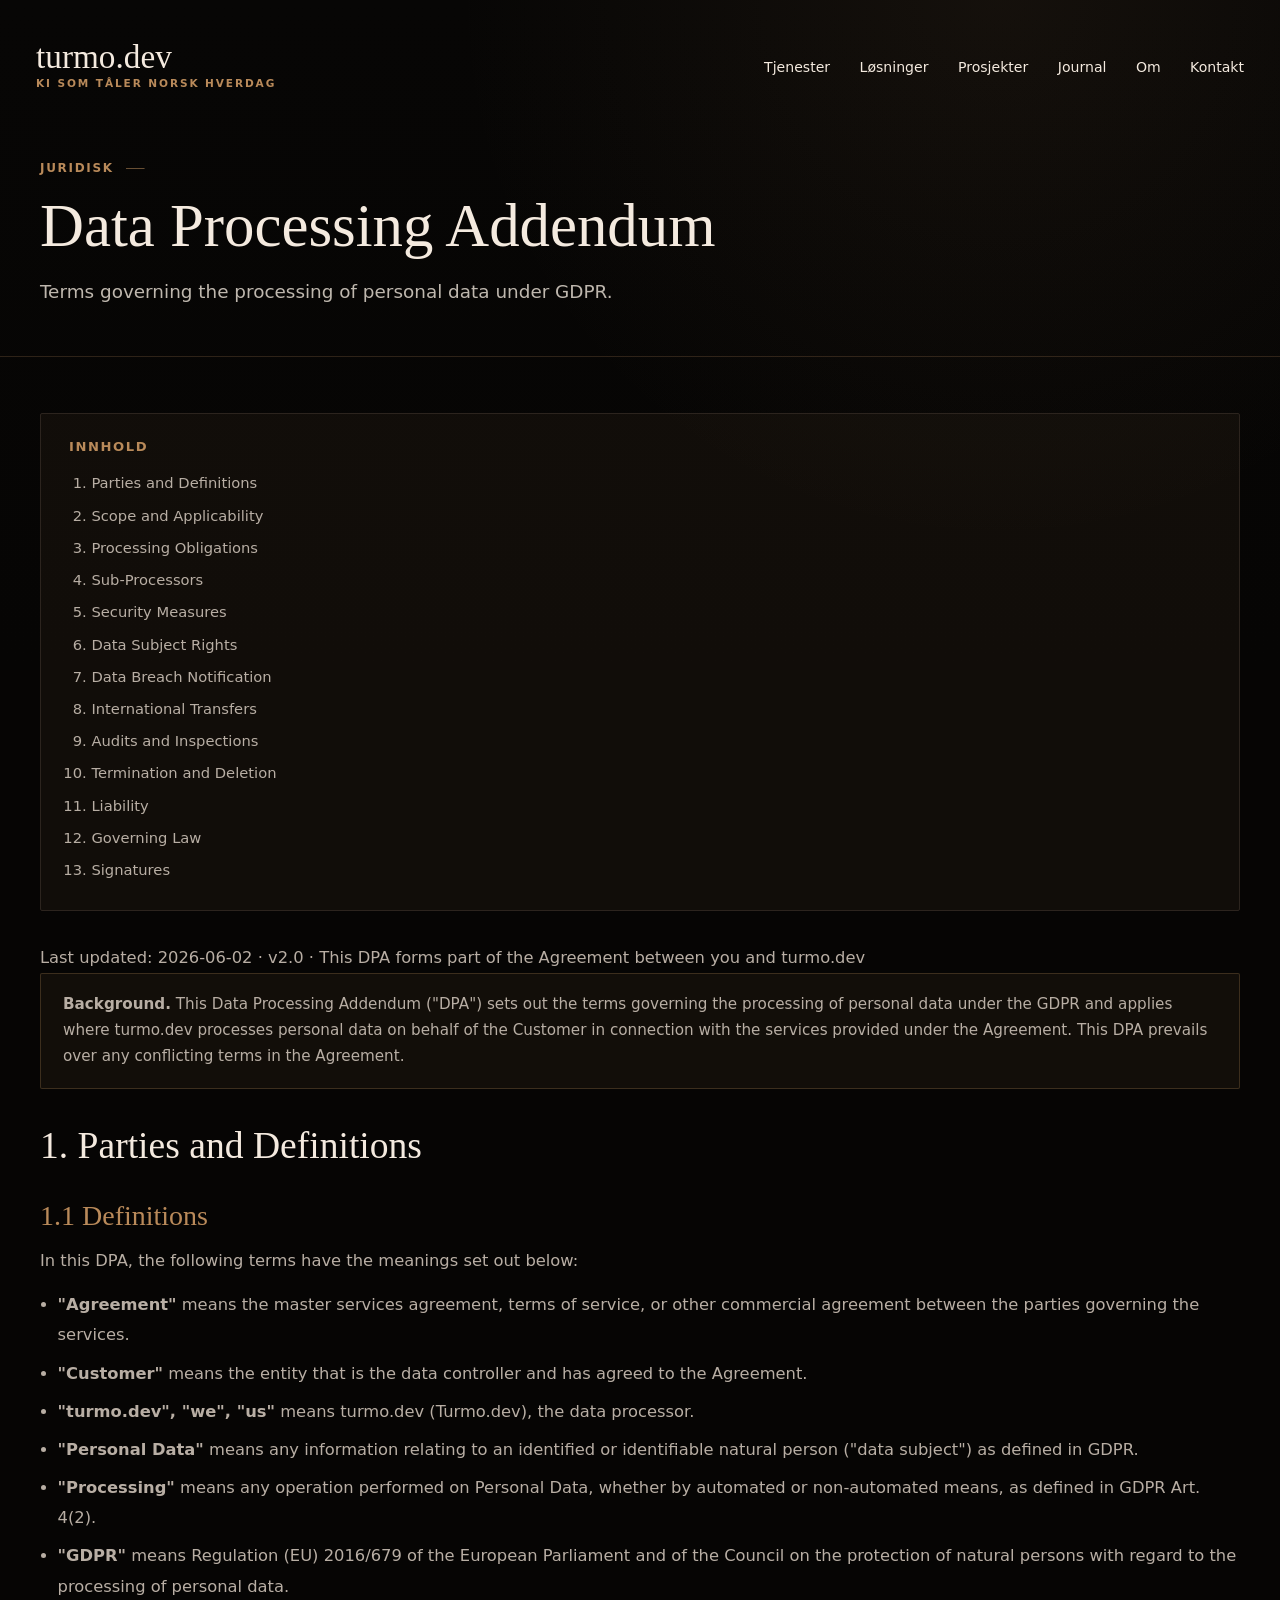
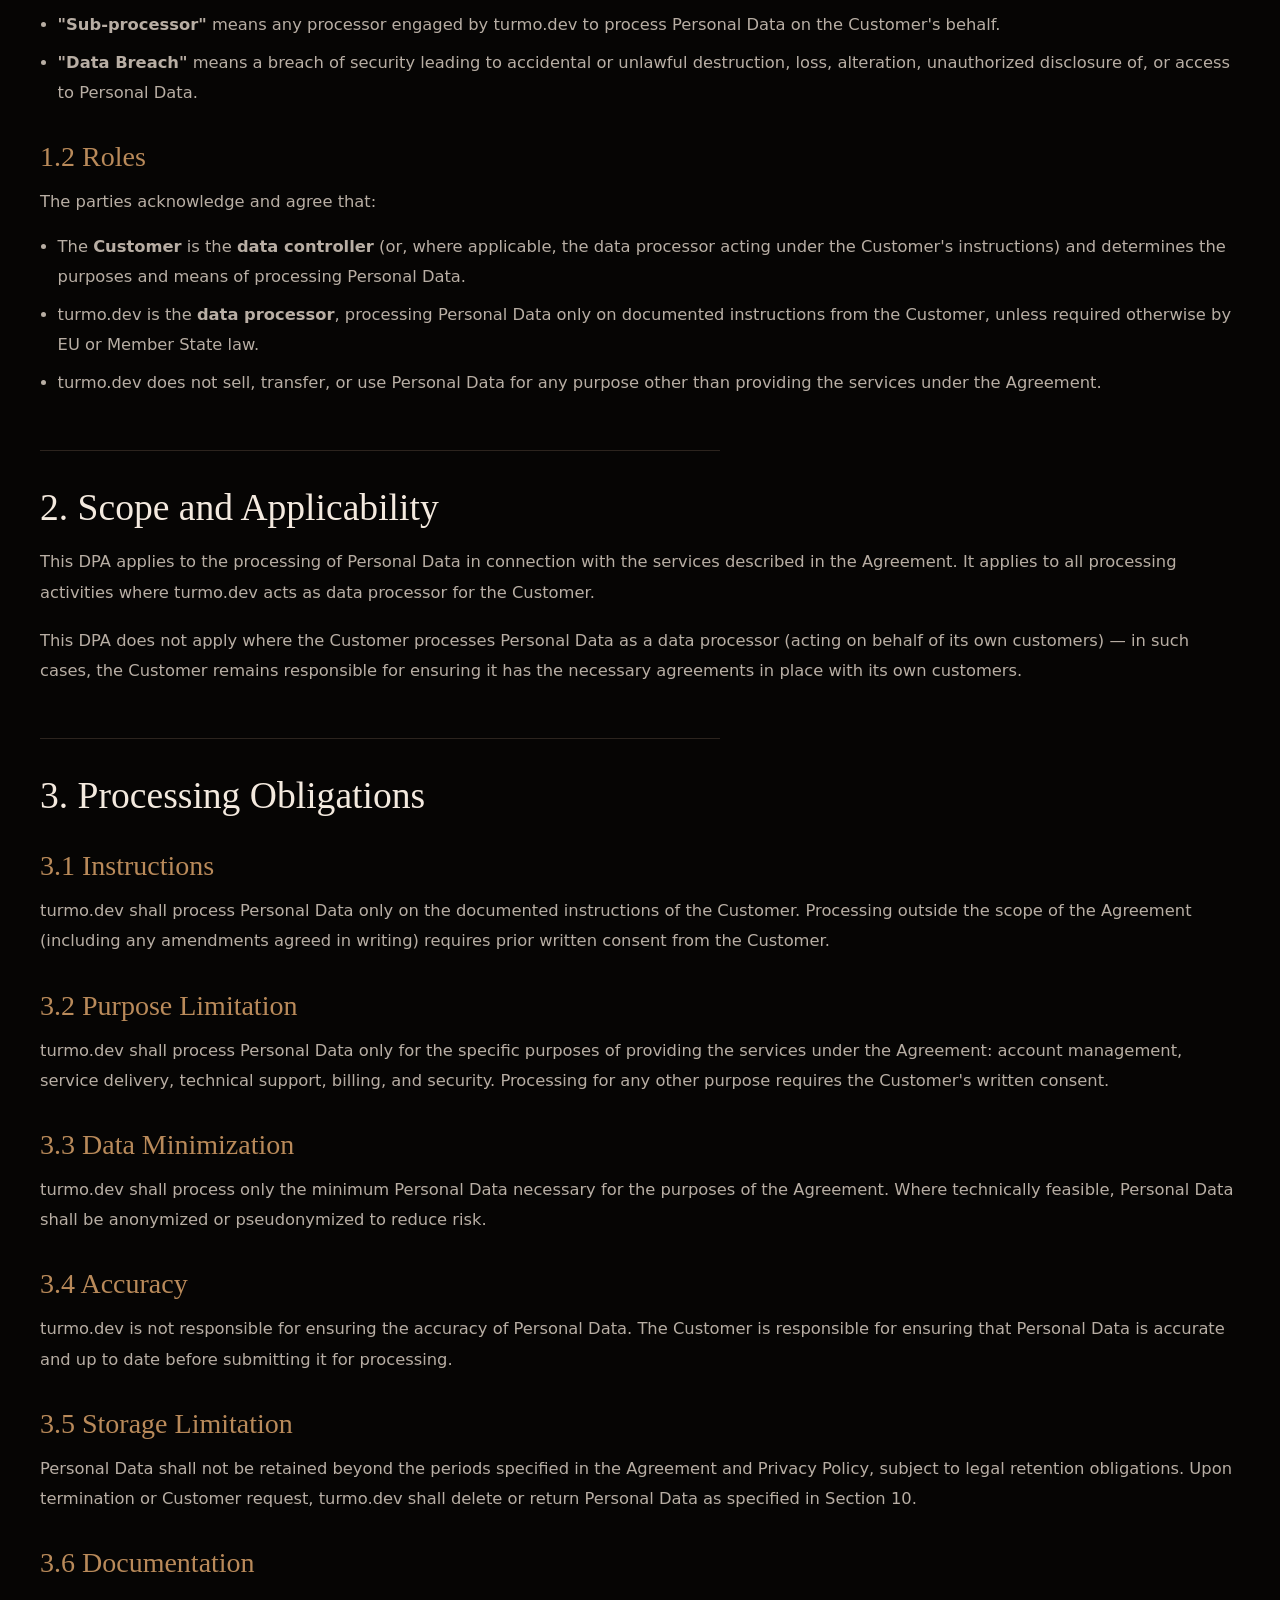
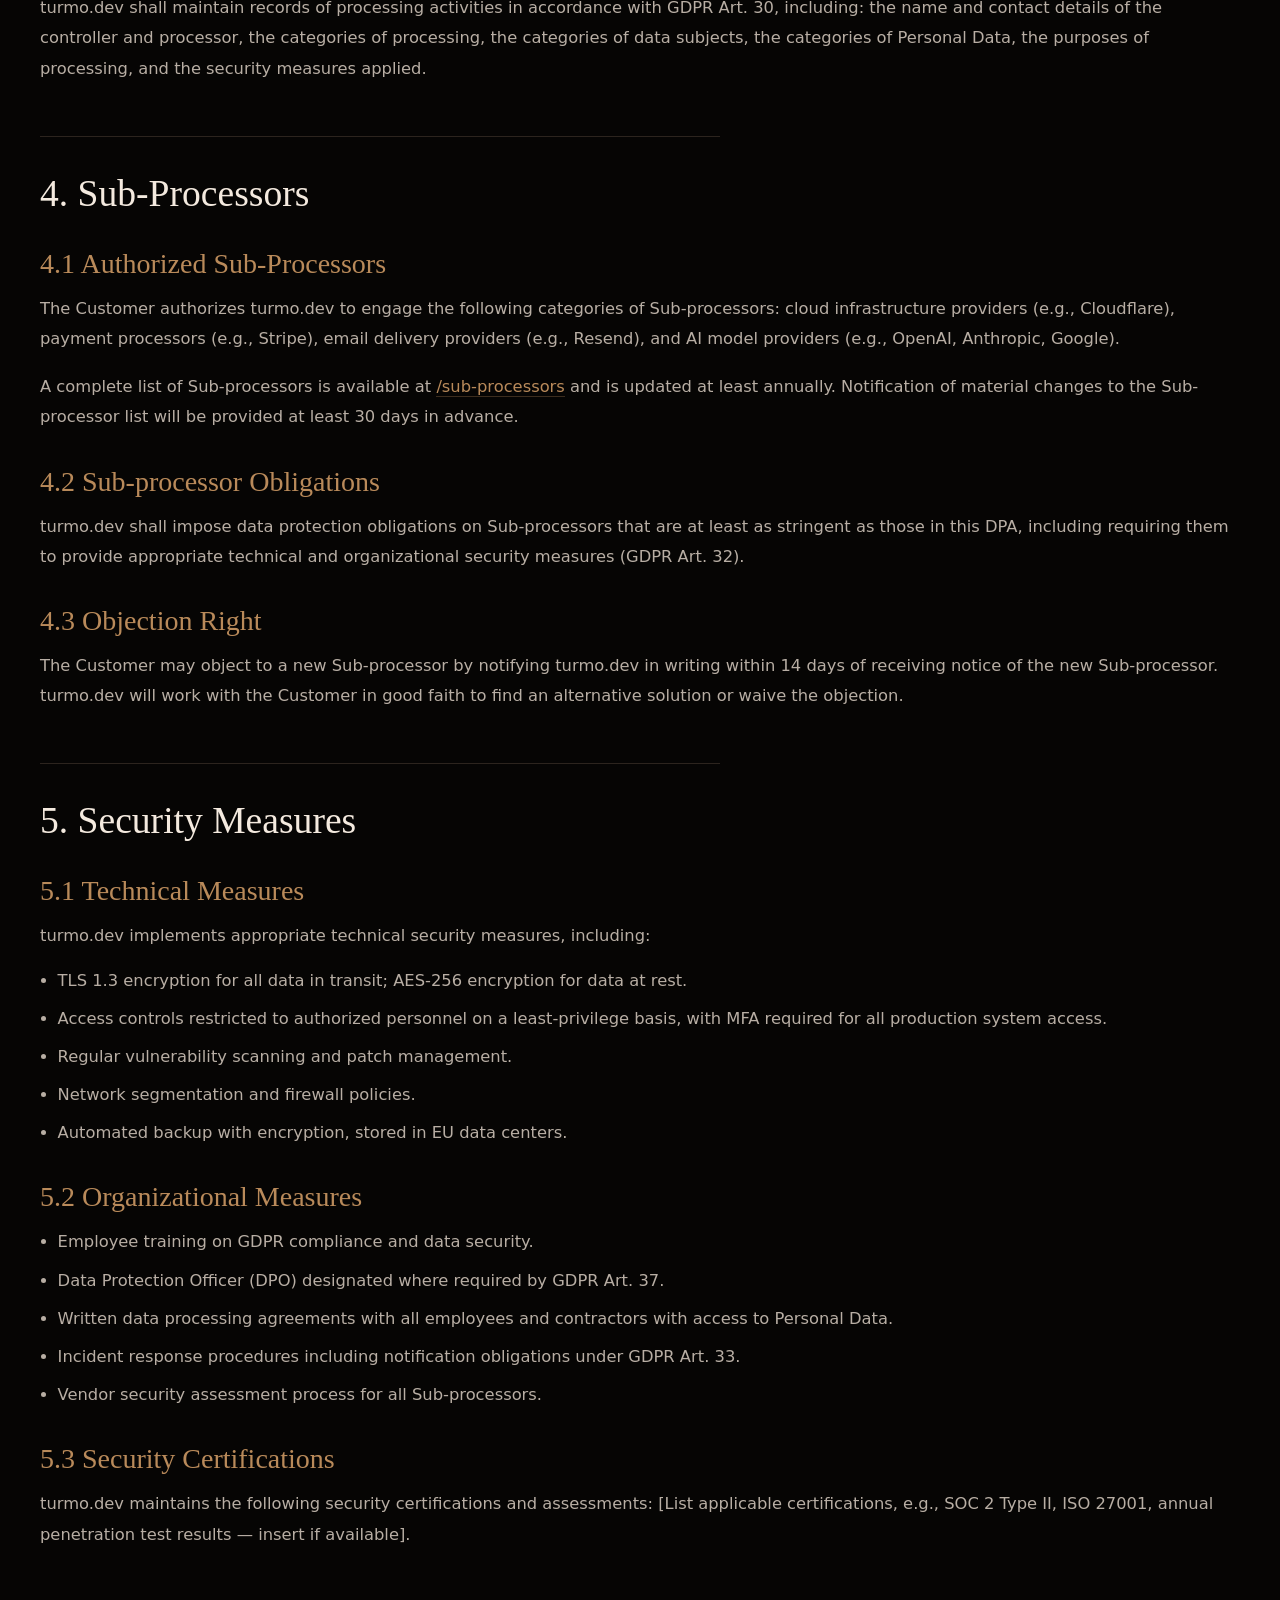
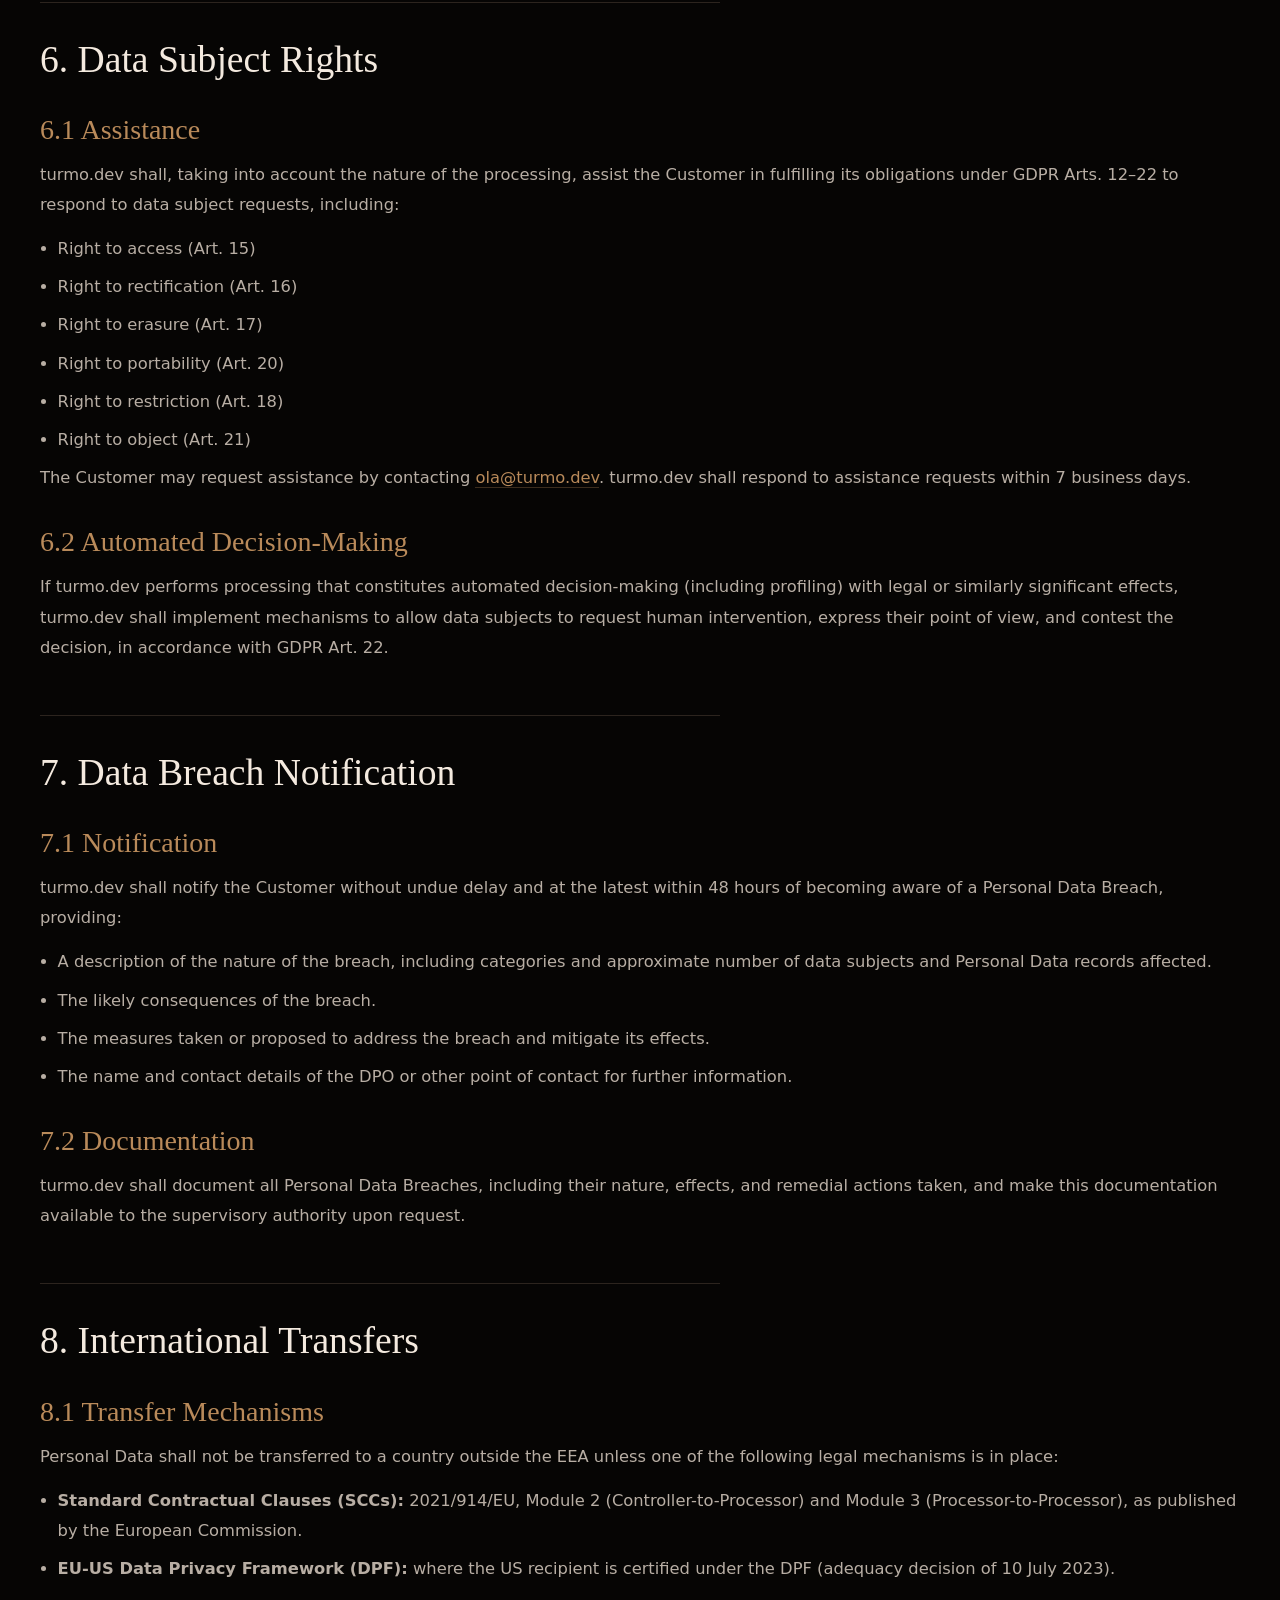
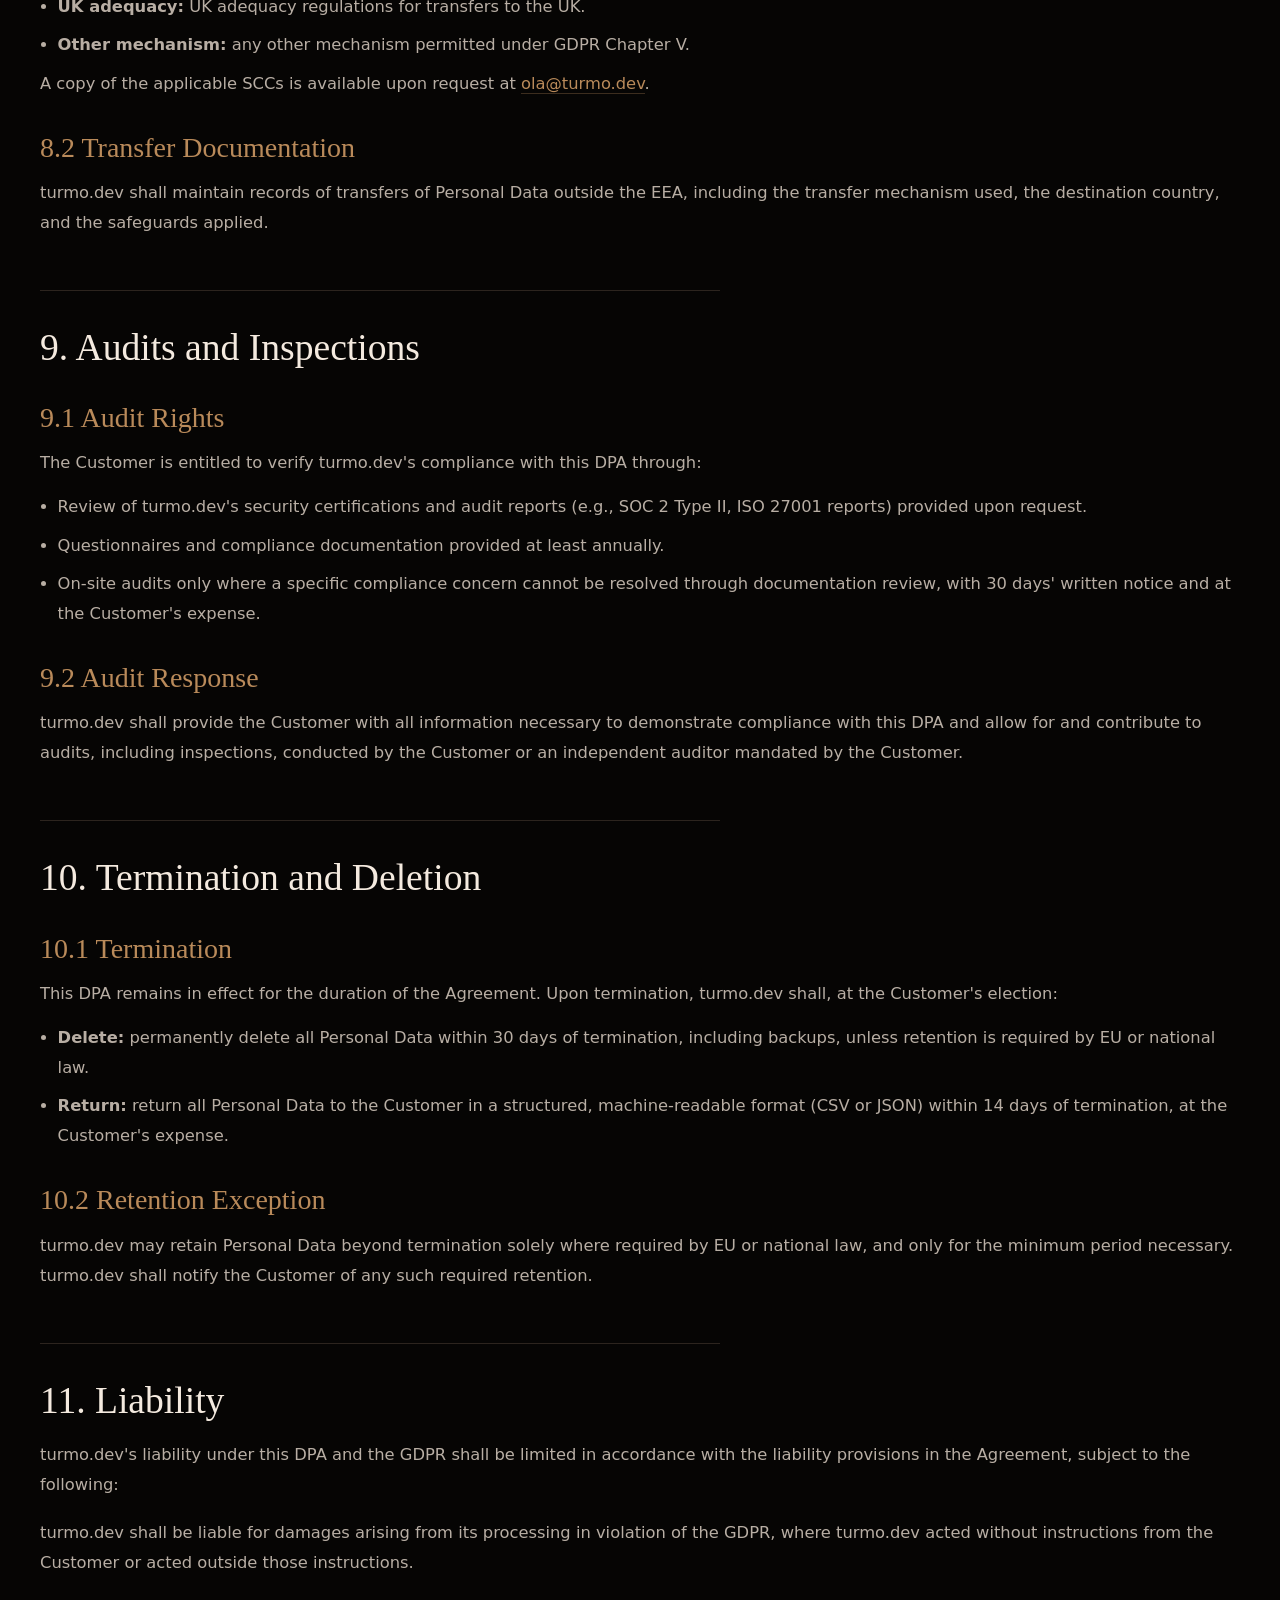
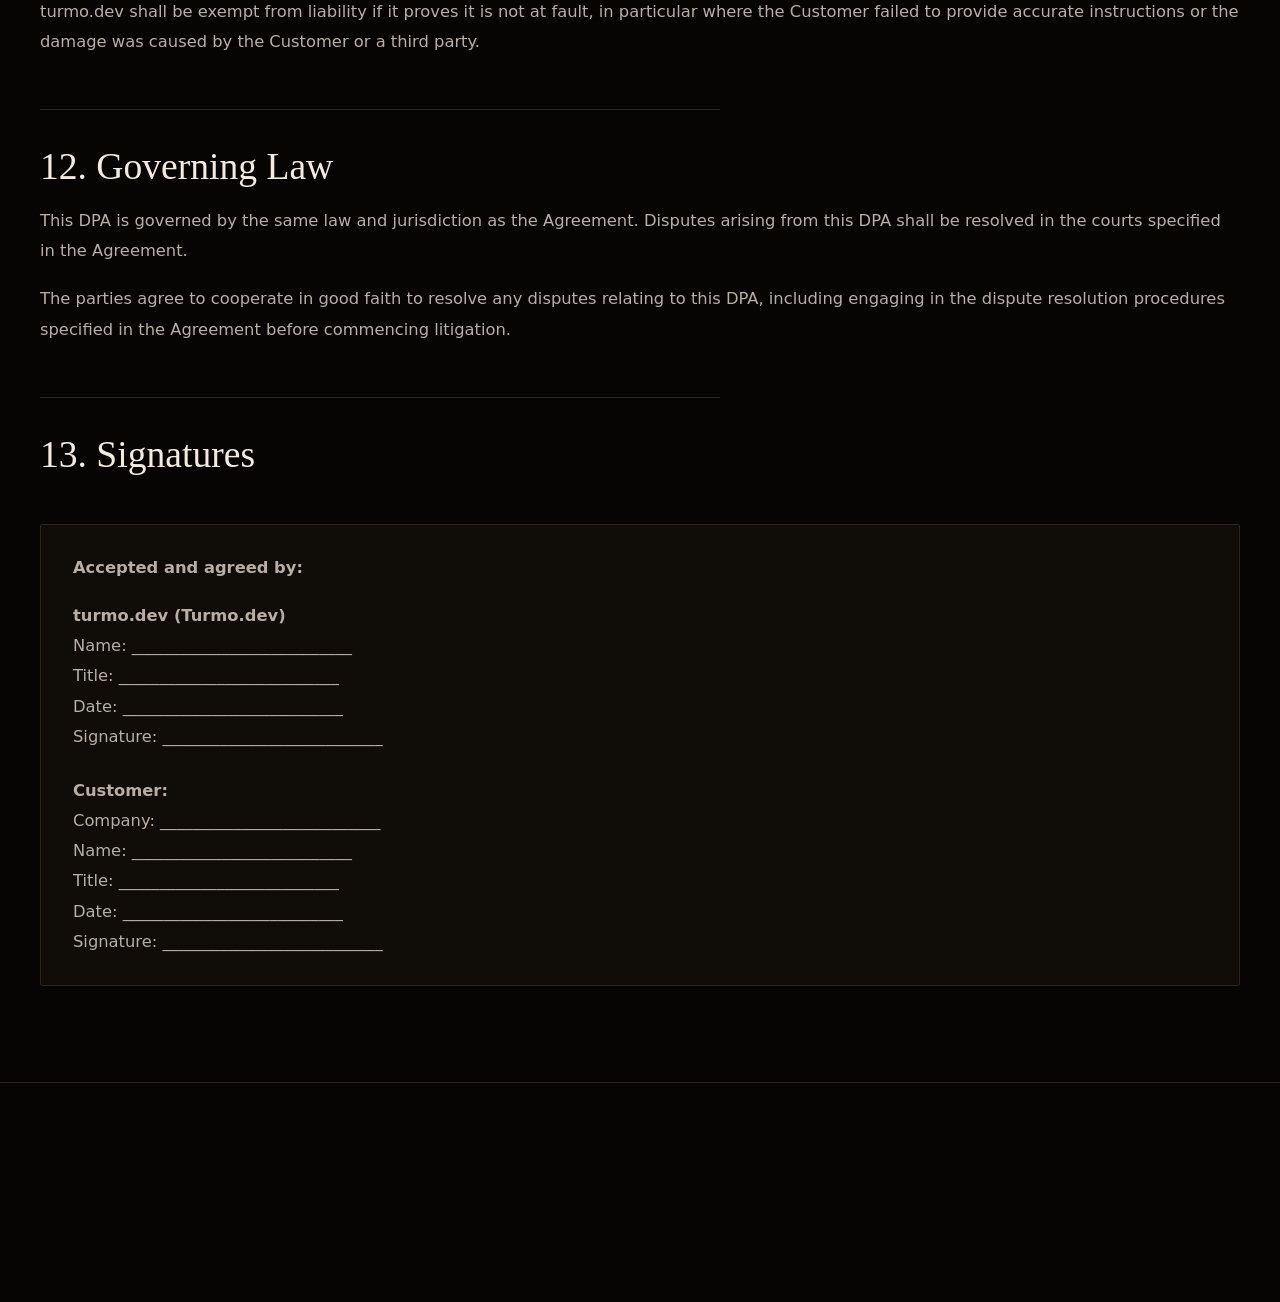
<file: dpa.html>
<!doctype html>
<html lang="en">
<head>
  <meta charset="utf-8">
  <meta name="viewport" content="width=device-width, initial-scale=1">
  <title>Data Processing Addendum - turmo.dev</title>
  <meta name="description" content="Data Processing Addendum governing the processing of personal data.">
  <meta name="author" content="Ola Turmo">
  <meta name="robots" content="noindex,noarchive">
  <meta name="theme-color" content="#070707">
  <link rel="canonical" href="https://turmo.dev/dpa.html">
  <link rel="icon" href="/favicon.ico" sizes="32x32">
  <meta property="og:site_name" content="turmo.dev">
  <meta property="og:title" content="Data Processing Addendum - turmo.dev">
  <meta property="og:description" content="Data Processing Addendum governing the processing of personal data.">
  <meta property="og:type" content="website">
  <meta property="og:locale" content="en_US">
  <meta property="og:url" content="https://turmo.dev/dpa.html">
  <meta property="og:image" content="https://turmo.dev/assets/og-image.png">
  <meta name="twitter:card" content="summary_large_image">
  <meta name="twitter:title" content="Data Processing Addendum - turmo.dev">
  <meta name="twitter:description" content="Data Processing Addendum governing the processing of personal data.">
  <link rel="stylesheet" href="/styles.css">
  <style>
    .legal-hero { padding: 0 0 48px; }
    .legal-hero h1 { max-width: 820px; }
    .legal-lead { max-width: 660px; margin-top: 20px; color: rgba(242, 233, 222, 0.78); font-size: 1.15rem; }
    .legal-body { padding: 56px 0 96px; }
    .legal-body h2 { margin: 52px 0 18px; font-size: clamp(1.8rem, 3vw, 2.35rem); border-top: 1px solid var(--color-line); padding-top: 36px; }
    .legal-body h2:first-of-type { border-top: none; padding-top: 0; margin-top: 36px; }
    .legal-body h3 { margin: 32px 0 14px; font-size: clamp(1.45rem, 2.2vw, 1.75rem); color: var(--color-bronze); }
    .legal-body p, .legal-body li { font-size: 1.02rem; line-height: 1.85; color: var(--color-soft-gray); }
    .legal-body p + p { margin-top: 18px; }
    .legal-body ul { margin: 14px 0 0 1.1rem; padding: 0; }
    .legal-body li { margin-bottom: 8px; }
    .legal-body a { color: var(--color-bronze); text-decoration: none; border-bottom: 1px solid rgba(185, 138, 90, 0.3); transition: color 160ms ease, border-color 160ms ease; }
    .legal-body a:hover { color: var(--color-bronze-hover); border-color: var(--color-bronze-hover); }
    .toc { background: rgba(185, 138, 90, 0.06); border: 1px solid var(--color-line); padding: 22px 28px; margin-bottom: 32px; border-radius: 2px; }
    .toc strong { display: block; margin-bottom: 12px; color: var(--color-bronze); font-size: 0.82rem; letter-spacing: 0.12em; text-transform: uppercase; }
    .toc ol { padding-left: 1.4rem; margin: 0; }
    .toc li { margin-bottom: 5px; font-size: 0.92rem; }
    .toc a { color: var(--color-soft-gray); border-bottom: none; }
    .toc a:hover { color: var(--color-bronze-hover); }
    .meta-line { color: var(--color-muted); font-size: 0.84rem; margin-bottom: 0; }
    .table-wrapper { overflow-x: auto; margin: 20px 0 28px; }
    table { width: 100%; border-collapse: collapse; font-size: 0.9rem; }
    th, td { border: 1px solid var(--color-line); padding: 12px 16px; text-align: left; vertical-align: top; }
    th { background: rgba(185, 138, 90, 0.08); color: var(--color-bronze); font-weight: 600; font-size: 0.84rem; letter-spacing: 0.04em; }
    td { color: var(--color-soft-gray); }
    tr:hover td { background: rgba(185, 138, 90, 0.04); }
    code { font-family: "SF Mono", "Fira Code", "Fira Mono", ui-monospace, monospace; font-size: 0.88em; color: var(--color-bronze-hover); background: rgba(185, 138, 90, 0.1); padding: 2px 6px; border-radius: 3px; }
    .warn-box { background: rgba(185, 138, 90, 0.1); border: 1px solid rgba(185, 138, 90, 0.3); padding: 16px 20px; margin: 16px 0; font-size: 0.95rem; color: var(--color-ivory); border-radius: 2px; }
    .dpa-preamble { background: rgba(185, 138, 90, 0.07); border: 1px solid rgba(185, 138, 90, 0.25); padding: 18px 22px; margin-bottom: 32px; font-size: 0.95rem; color: var(--color-soft-gray); border-radius: 2px; line-height: 1.7; }
    .signature-block { margin-top: 48px; padding: 28px 32px; background: rgba(185, 138, 90, 0.05); border: 1px solid var(--color-line); border-radius: 2px; font-size: 0.92rem; color: var(--color-soft-gray); line-height: 1.8; }
    .signature-block p { margin: 0; }
  </style>
  <script type="application/ld+json">
  {"@context":"https://schema.org","@type":"WebPage","name":"Data Processing Addendum","url":"https://turmo.dev/dpa.html","publisher":{"@type":"Organization","name":"turmo.dev","email":"ola@turmo.dev"}}
  </script>
</head>
<body>
  <header class="site-header">
    <a class="brand" href="/">
      <span class="brand__name">turmo.dev</span>
      <span class="brand__sub">KI som tåler norsk hverdag</span>
    </a>
    <nav class="site-nav" aria-label="Hovedmeny">
      <a href="/#tjenester">Tjenester</a>
      <a href="/#losninger">Løsninger</a>
      <a href="/#prosjekter">Prosjekter</a>
      <a href="/blog/">Journal</a>
      <a href="/#om">Om</a>
      <a href="/#kontakt">Kontakt</a>
    </nav>
  </header>

  <main class="page-shell">
    <section class="legal-hero">
      <div class="container">
        <p class="section-label">Juridisk</p>
        <h1>Data Processing Addendum</h1>
        <p class="legal-lead">Terms governing the processing of personal data under GDPR.</p>
      </div>
    </section>

    <section class="divider">
      <div class="container legal-body">

        <nav class="toc" aria-label="Innholdsfortegnelse">
          <strong>Innhold</strong>
          <ol>
            <li><a href="#parties">Parties and Definitions</a></li>
            <li><a href="#scope">Scope and Applicability</a></li>
            <li><a href="#processing">Processing Obligations</a></li>
            <li><a href="#subprocessors">Sub-Processors</a></li>
            <li><a href="#security">Security Measures</a></li>
            <li><a href="#data-subjects">Data Subject Rights</a></li>
            <li><a href="#breach">Data Breach Notification</a></li>
            <li><a href="#transfers">International Transfers</a></li>
            <li><a href="#audits">Audits and Inspections</a></li>
            <li><a href="#termination">Termination and Deletion</a></li>
            <li><a href="#liability">Liability</a></li>
            <li><a href="#governing">Governing Law</a></li>
            <li><a href="#signatures">Signatures</a></li>
          </ol>
        </nav>

        <p class="meta-line">Last updated: 2026-06-02 · v2.0 · This DPA forms part of the Agreement between you and turmo.dev</p>

        <div class="dpa-preamble">
          <strong>Background.</strong> This Data Processing Addendum ("DPA") sets out the terms governing the processing of personal data under the GDPR and applies where turmo.dev processes personal data on behalf of the Customer in connection with the services provided under the Agreement. This DPA prevails over any conflicting terms in the Agreement.
        </div>

        <h2 id="parties">1. Parties and Definitions</h2>

        <h3>1.1 Definitions</h3>
        <p>In this DPA, the following terms have the meanings set out below:</p>
        <ul>
          <li><strong>"Agreement"</strong> means the master services agreement, terms of service, or other commercial agreement between the parties governing the services.</li>
          <li><strong>"Customer"</strong> means the entity that is the data controller and has agreed to the Agreement.</li>
          <li><strong>"turmo.dev", "we", "us"</strong> means turmo.dev (Turmo.dev), the data processor.</li>
          <li><strong>"Personal Data"</strong> means any information relating to an identified or identifiable natural person ("data subject") as defined in GDPR.</li>
          <li><strong>"Processing"</strong> means any operation performed on Personal Data, whether by automated or non-automated means, as defined in GDPR Art. 4(2).</li>
          <li><strong>"GDPR"</strong> means Regulation (EU) 2016/679 of the European Parliament and of the Council on the protection of natural persons with regard to the processing of personal data.</li>
          <li><strong>"Sub-processor"</strong> means any processor engaged by turmo.dev to process Personal Data on the Customer's behalf.</li>
          <li><strong>"Data Breach"</strong> means a breach of security leading to accidental or unlawful destruction, loss, alteration, unauthorized disclosure of, or access to Personal Data.</li>
        </ul>

        <h3>1.2 Roles</h3>
        <p>The parties acknowledge and agree that:</p>
        <ul>
          <li>The <strong>Customer</strong> is the <strong>data controller</strong> (or, where applicable, the data processor acting under the Customer's instructions) and determines the purposes and means of processing Personal Data.</li>
          <li>turmo.dev is the <strong>data processor</strong>, processing Personal Data only on documented instructions from the Customer, unless required otherwise by EU or Member State law.</li>
          <li>turmo.dev does not sell, transfer, or use Personal Data for any purpose other than providing the services under the Agreement.</li>
        </ul>

        <h2 id="scope">2. Scope and Applicability</h2>
        <p>This DPA applies to the processing of Personal Data in connection with the services described in the Agreement. It applies to all processing activities where turmo.dev acts as data processor for the Customer.</p>
        <p>This DPA does not apply where the Customer processes Personal Data as a data processor (acting on behalf of its own customers) — in such cases, the Customer remains responsible for ensuring it has the necessary agreements in place with its own customers.</p>

        <h2 id="processing">3. Processing Obligations</h2>

        <h3>3.1 Instructions</h3>
        <p>turmo.dev shall process Personal Data only on the documented instructions of the Customer. Processing outside the scope of the Agreement (including any amendments agreed in writing) requires prior written consent from the Customer.</p>

        <h3>3.2 Purpose Limitation</h3>
        <p>turmo.dev shall process Personal Data only for the specific purposes of providing the services under the Agreement: account management, service delivery, technical support, billing, and security. Processing for any other purpose requires the Customer's written consent.</p>

        <h3>3.3 Data Minimization</h3>
        <p>turmo.dev shall process only the minimum Personal Data necessary for the purposes of the Agreement. Where technically feasible, Personal Data shall be anonymized or pseudonymized to reduce risk.</p>

        <h3>3.4 Accuracy</h3>
        <p>turmo.dev is not responsible for ensuring the accuracy of Personal Data. The Customer is responsible for ensuring that Personal Data is accurate and up to date before submitting it for processing.</p>

        <h3>3.5 Storage Limitation</h3>
        <p>Personal Data shall not be retained beyond the periods specified in the Agreement and Privacy Policy, subject to legal retention obligations. Upon termination or Customer request, turmo.dev shall delete or return Personal Data as specified in Section 10.</p>

        <h3>3.6 Documentation</h3>
        <p>turmo.dev shall maintain records of processing activities in accordance with GDPR Art. 30, including: the name and contact details of the controller and processor, the categories of processing, the categories of data subjects, the categories of Personal Data, the purposes of processing, and the security measures applied.</p>

        <h2 id="subprocessors">4. Sub-Processors</h2>
        <h3>4.1 Authorized Sub-Processors</h3>
        <p>The Customer authorizes turmo.dev to engage the following categories of Sub-processors: cloud infrastructure providers (e.g., Cloudflare), payment processors (e.g., Stripe), email delivery providers (e.g., Resend), and AI model providers (e.g., OpenAI, Anthropic, Google).</p>
        <p>A complete list of Sub-processors is available at <a href="/sub-processors">/sub-processors</a> and is updated at least annually. Notification of material changes to the Sub-processor list will be provided at least 30 days in advance.</p>

        <h3>4.2 Sub-processor Obligations</h3>
        <p>turmo.dev shall impose data protection obligations on Sub-processors that are at least as stringent as those in this DPA, including requiring them to provide appropriate technical and organizational security measures (GDPR Art. 32).</p>

        <h3>4.3 Objection Right</h3>
        <p>The Customer may object to a new Sub-processor by notifying turmo.dev in writing within 14 days of receiving notice of the new Sub-processor. turmo.dev will work with the Customer in good faith to find an alternative solution or waive the objection.</p>

        <h2 id="security">5. Security Measures</h2>
        <h3>5.1 Technical Measures</h3>
        <p>turmo.dev implements appropriate technical security measures, including:</p>
        <ul>
          <li>TLS 1.3 encryption for all data in transit; AES-256 encryption for data at rest.</li>
          <li>Access controls restricted to authorized personnel on a least-privilege basis, with MFA required for all production system access.</li>
          <li>Regular vulnerability scanning and patch management.</li>
          <li>Network segmentation and firewall policies.</li>
          <li>Automated backup with encryption, stored in EU data centers.</li>
        </ul>

        <h3>5.2 Organizational Measures</h3>
        <ul>
          <li>Employee training on GDPR compliance and data security.</li>
          <li>Data Protection Officer (DPO) designated where required by GDPR Art. 37.</li>
          <li>Written data processing agreements with all employees and contractors with access to Personal Data.</li>
          <li>Incident response procedures including notification obligations under GDPR Art. 33.</li>
          <li>Vendor security assessment process for all Sub-processors.</li>
        </ul>

        <h3>5.3 Security Certifications</h3>
        <p>turmo.dev maintains the following security certifications and assessments: [List applicable certifications, e.g., SOC 2 Type II, ISO 27001, annual penetration test results — insert if available].</p>

        <h2 id="data-subjects">6. Data Subject Rights</h2>
        <h3>6.1 Assistance</h3>
        <p>turmo.dev shall, taking into account the nature of the processing, assist the Customer in fulfilling its obligations under GDPR Arts. 12–22 to respond to data subject requests, including:</p>
        <ul>
          <li>Right to access (Art. 15)</li>
          <li>Right to rectification (Art. 16)</li>
          <li>Right to erasure (Art. 17)</li>
          <li>Right to portability (Art. 20)</li>
          <li>Right to restriction (Art. 18)</li>
          <li>Right to object (Art. 21)</li>
        </ul>
        <p>The Customer may request assistance by contacting <a href="mailto:ola@turmo.dev">ola@turmo.dev</a>. turmo.dev shall respond to assistance requests within 7 business days.</p>

        <h3>6.2 Automated Decision-Making</h3>
        <p>If turmo.dev performs processing that constitutes automated decision-making (including profiling) with legal or similarly significant effects, turmo.dev shall implement mechanisms to allow data subjects to request human intervention, express their point of view, and contest the decision, in accordance with GDPR Art. 22.</p>

        <h2 id="breach">7. Data Breach Notification</h2>
        <h3>7.1 Notification</h3>
        <p>turmo.dev shall notify the Customer without undue delay and at the latest within 48 hours of becoming aware of a Personal Data Breach, providing:</p>
        <ul>
          <li>A description of the nature of the breach, including categories and approximate number of data subjects and Personal Data records affected.</li>
          <li>The likely consequences of the breach.</li>
          <li>The measures taken or proposed to address the breach and mitigate its effects.</li>
          <li>The name and contact details of the DPO or other point of contact for further information.</li>
        </ul>

        <h3>7.2 Documentation</h3>
        <p>turmo.dev shall document all Personal Data Breaches, including their nature, effects, and remedial actions taken, and make this documentation available to the supervisory authority upon request.</p>

        <h2 id="transfers">8. International Transfers</h2>
        <h3>8.1 Transfer Mechanisms</h3>
        <p>Personal Data shall not be transferred to a country outside the EEA unless one of the following legal mechanisms is in place:</p>
        <ul>
          <li><strong>Standard Contractual Clauses (SCCs):</strong> 2021/914/EU, Module 2 (Controller-to-Processor) and Module 3 (Processor-to-Processor), as published by the European Commission.</li>
          <li><strong>EU-US Data Privacy Framework (DPF):</strong> where the US recipient is certified under the DPF (adequacy decision of 10 July 2023).</li>
          <li><strong>UK adequacy:</strong> UK adequacy regulations for transfers to the UK.</li>
          <li><strong>Other mechanism:</strong> any other mechanism permitted under GDPR Chapter V.</li>
        </ul>
        <p>A copy of the applicable SCCs is available upon request at <a href="mailto:ola@turmo.dev">ola@turmo.dev</a>.</p>

        <h3>8.2 Transfer Documentation</h3>
        <p>turmo.dev shall maintain records of transfers of Personal Data outside the EEA, including the transfer mechanism used, the destination country, and the safeguards applied.</p>

        <h2 id="audits">9. Audits and Inspections</h2>
        <h3>9.1 Audit Rights</h3>
        <p>The Customer is entitled to verify turmo.dev's compliance with this DPA through:</p>
        <ul>
          <li>Review of turmo.dev's security certifications and audit reports (e.g., SOC 2 Type II, ISO 27001 reports) provided upon request.</li>
          <li>Questionnaires and compliance documentation provided at least annually.</li>
          <li>On-site audits only where a specific compliance concern cannot be resolved through documentation review, with 30 days' written notice and at the Customer's expense.</li>
        </ul>

        <h3>9.2 Audit Response</h3>
        <p>turmo.dev shall provide the Customer with all information necessary to demonstrate compliance with this DPA and allow for and contribute to audits, including inspections, conducted by the Customer or an independent auditor mandated by the Customer.</p>

        <h2 id="termination">10. Termination and Deletion</h2>
        <h3>10.1 Termination</h3>
        <p>This DPA remains in effect for the duration of the Agreement. Upon termination, turmo.dev shall, at the Customer's election:</p>
        <ul>
          <li><strong>Delete:</strong> permanently delete all Personal Data within 30 days of termination, including backups, unless retention is required by EU or national law.</li>
          <li><strong>Return:</strong> return all Personal Data to the Customer in a structured, machine-readable format (CSV or JSON) within 14 days of termination, at the Customer's expense.</li>
        </ul>

        <h3>10.2 Retention Exception</h3>
        <p>turmo.dev may retain Personal Data beyond termination solely where required by EU or national law, and only for the minimum period necessary. turmo.dev shall notify the Customer of any such required retention.</p>

        <h2 id="liability">11. Liability</h2>
        <p>turmo.dev's liability under this DPA and the GDPR shall be limited in accordance with the liability provisions in the Agreement, subject to the following:</p>
        <p>turmo.dev shall be liable for damages arising from its processing in violation of the GDPR, where turmo.dev acted without instructions from the Customer or acted outside those instructions.</p>
        <p>turmo.dev shall be exempt from liability if it proves it is not at fault, in particular where the Customer failed to provide accurate instructions or the damage was caused by the Customer or a third party.</p>

        <h2 id="governing">12. Governing Law</h2>
        <p>This DPA is governed by the same law and jurisdiction as the Agreement. Disputes arising from this DPA shall be resolved in the courts specified in the Agreement.</p>
        <p>The parties agree to cooperate in good faith to resolve any disputes relating to this DPA, including engaging in the dispute resolution procedures specified in the Agreement before commencing litigation.</p>

        <h2 id="signatures">13. Signatures</h2>
        <div class="signature-block">
          <p><strong>Accepted and agreed by:</strong></p>
          <p><strong>turmo.dev (Turmo.dev)</strong><br>
          Name: ___________________________<br>
          Title: ___________________________<br>
          Date: ___________________________<br>
          Signature: ___________________________</p>
          <p style="margin-top:1.5rem"><strong>Customer:</strong><br>
          Company: ___________________________<br>
          Name: ___________________________<br>
          Title: ___________________________<br>
          Date: ___________________________<br>
          Signature: ___________________________</p>
        </div>

      </div>
    </section>
  </main>

  <footer class="site-footer divider">
    <div class="container footer__inner">
      <a class="brand" href="/">
        <span class="brand__name">turmo.dev</span>
        <span class="brand__sub">KI som tåler norsk hverdag</span>
      </a>
      <p>Jeg integrerer KI.<br>Du skaper verdien.<br><a href="mailto:ola@turmo.dev">ola@turmo.dev</a></p>
      <div class="footer__links" aria-label="Sosiale lenker">
        <a href="https://www.linkedin.com/in/olaturmo/" rel="noopener">LinkedIn</a>
        <a href="https://x.com/turmo_dev" rel="noopener">X</a>
        <a href="https://github.com/Ola-Turmo" rel="noopener">GitHub</a>
        <a href="https://www.youtube.com/@turmo_dev" rel="noopener">YouTube</a>
      </div>
    </div>
    <div class="container footer__bottom">
      <small>© 2026 turmo.dev</small>
      <div>
        <a href="/privacy.html">Personvern</a>
        <a href="/terms.html">Vilkår</a>
        <a href="/cookies.html">Informasjonskapsler</a>
        <a href="/dpa.html">DPA</a>
      </div>
    </div>
  </footer>
</body>
</html>
</file>
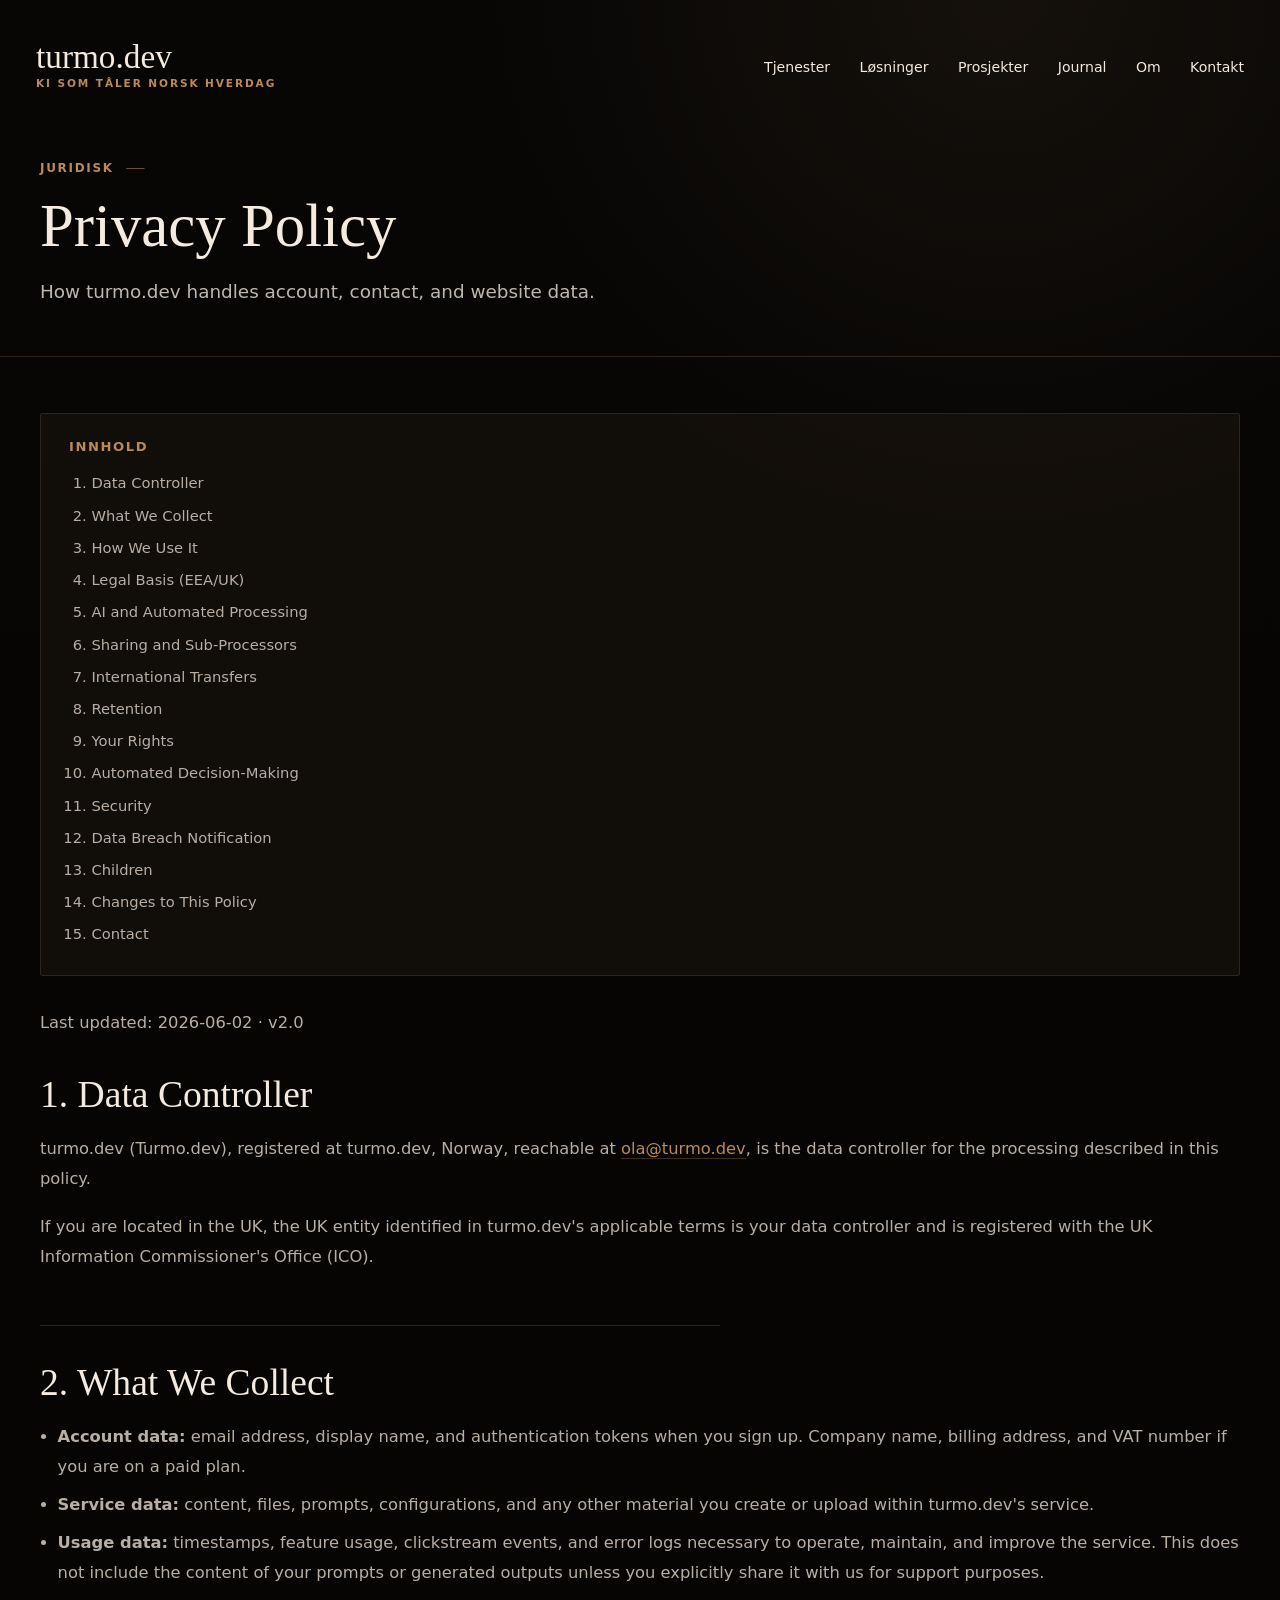
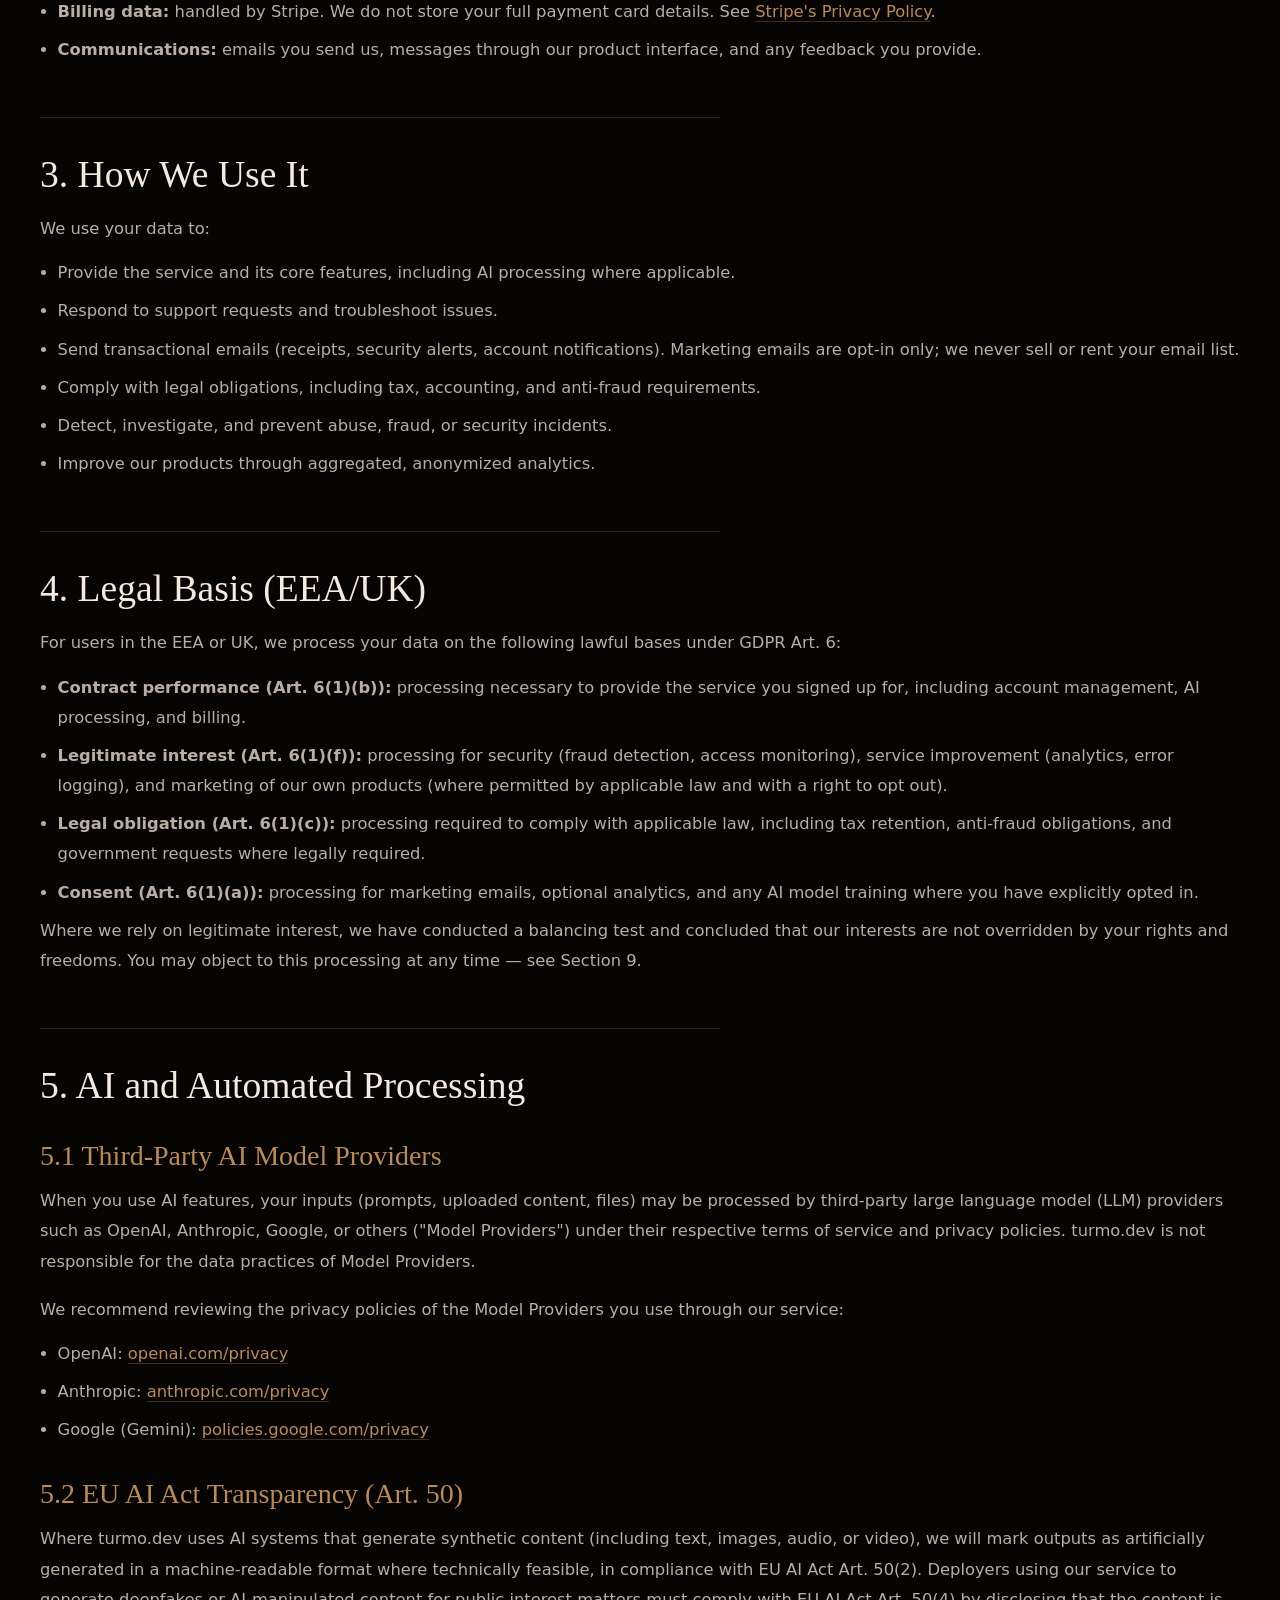
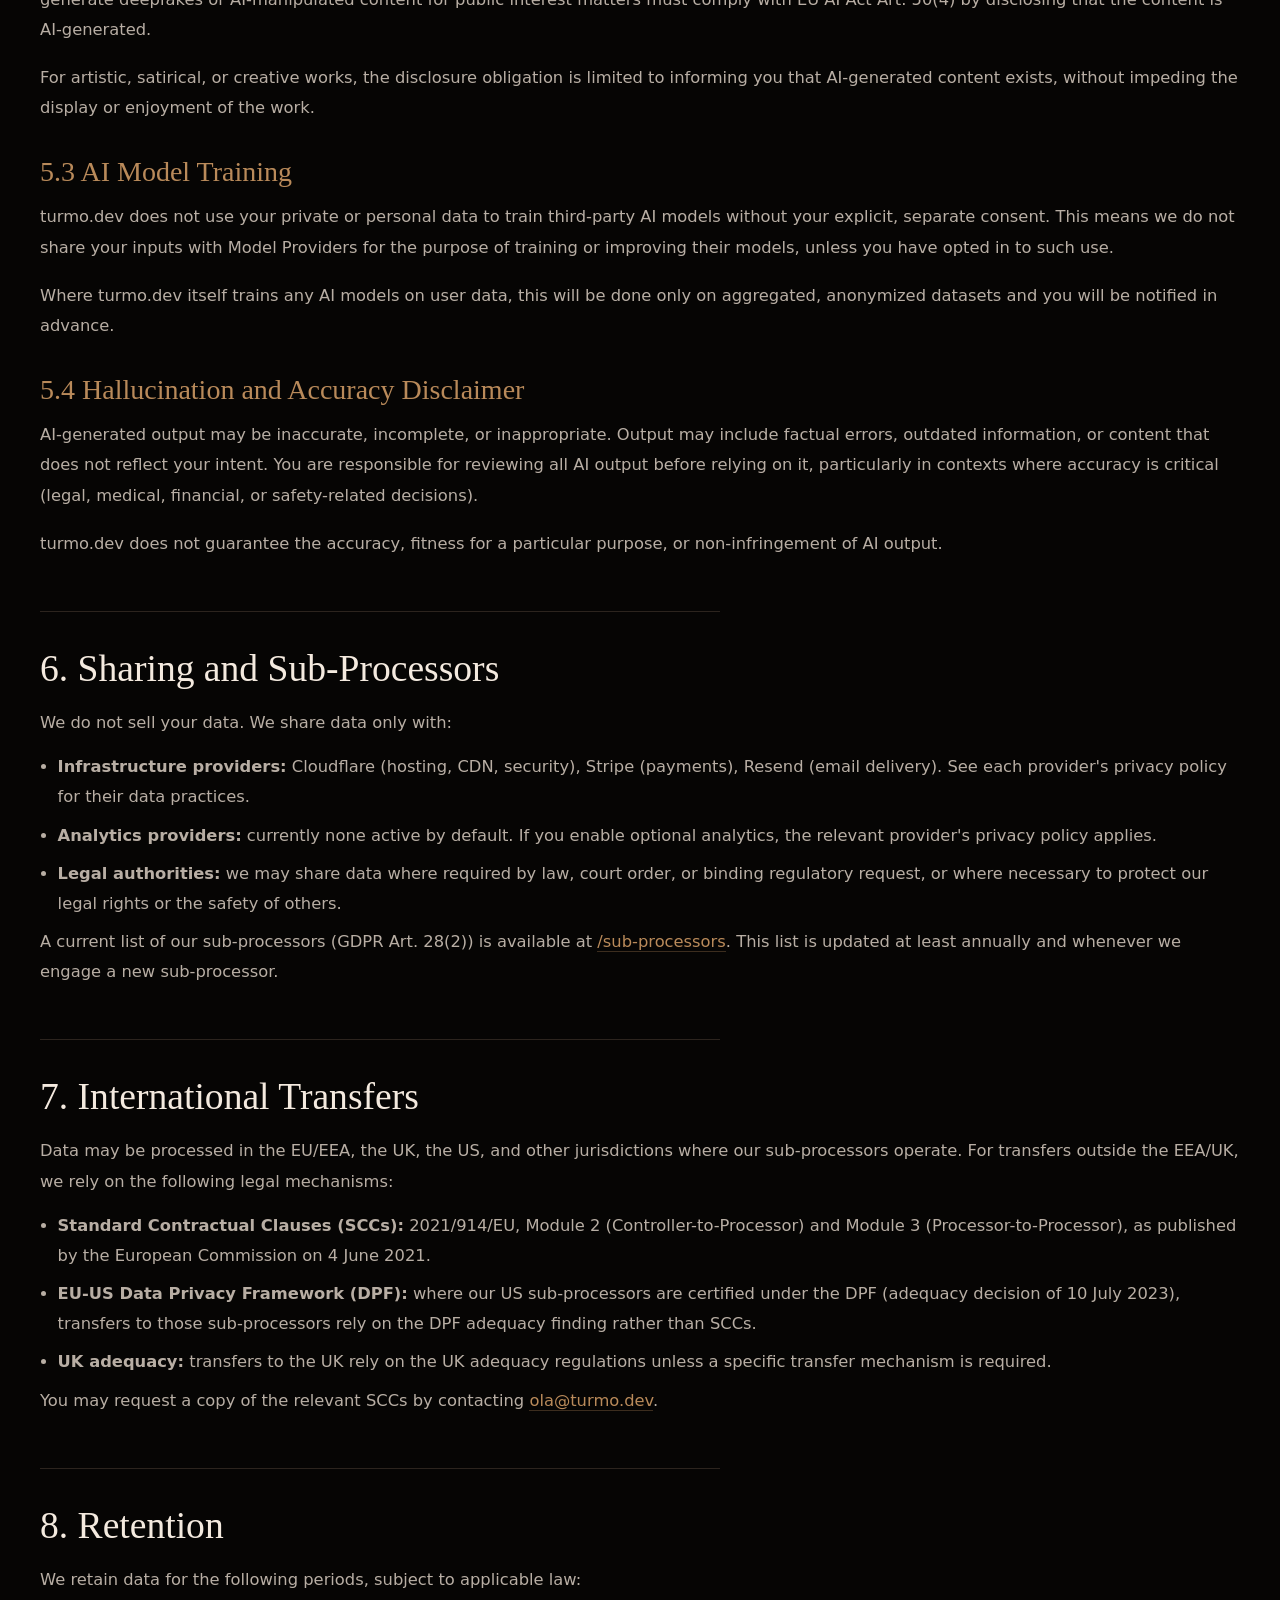
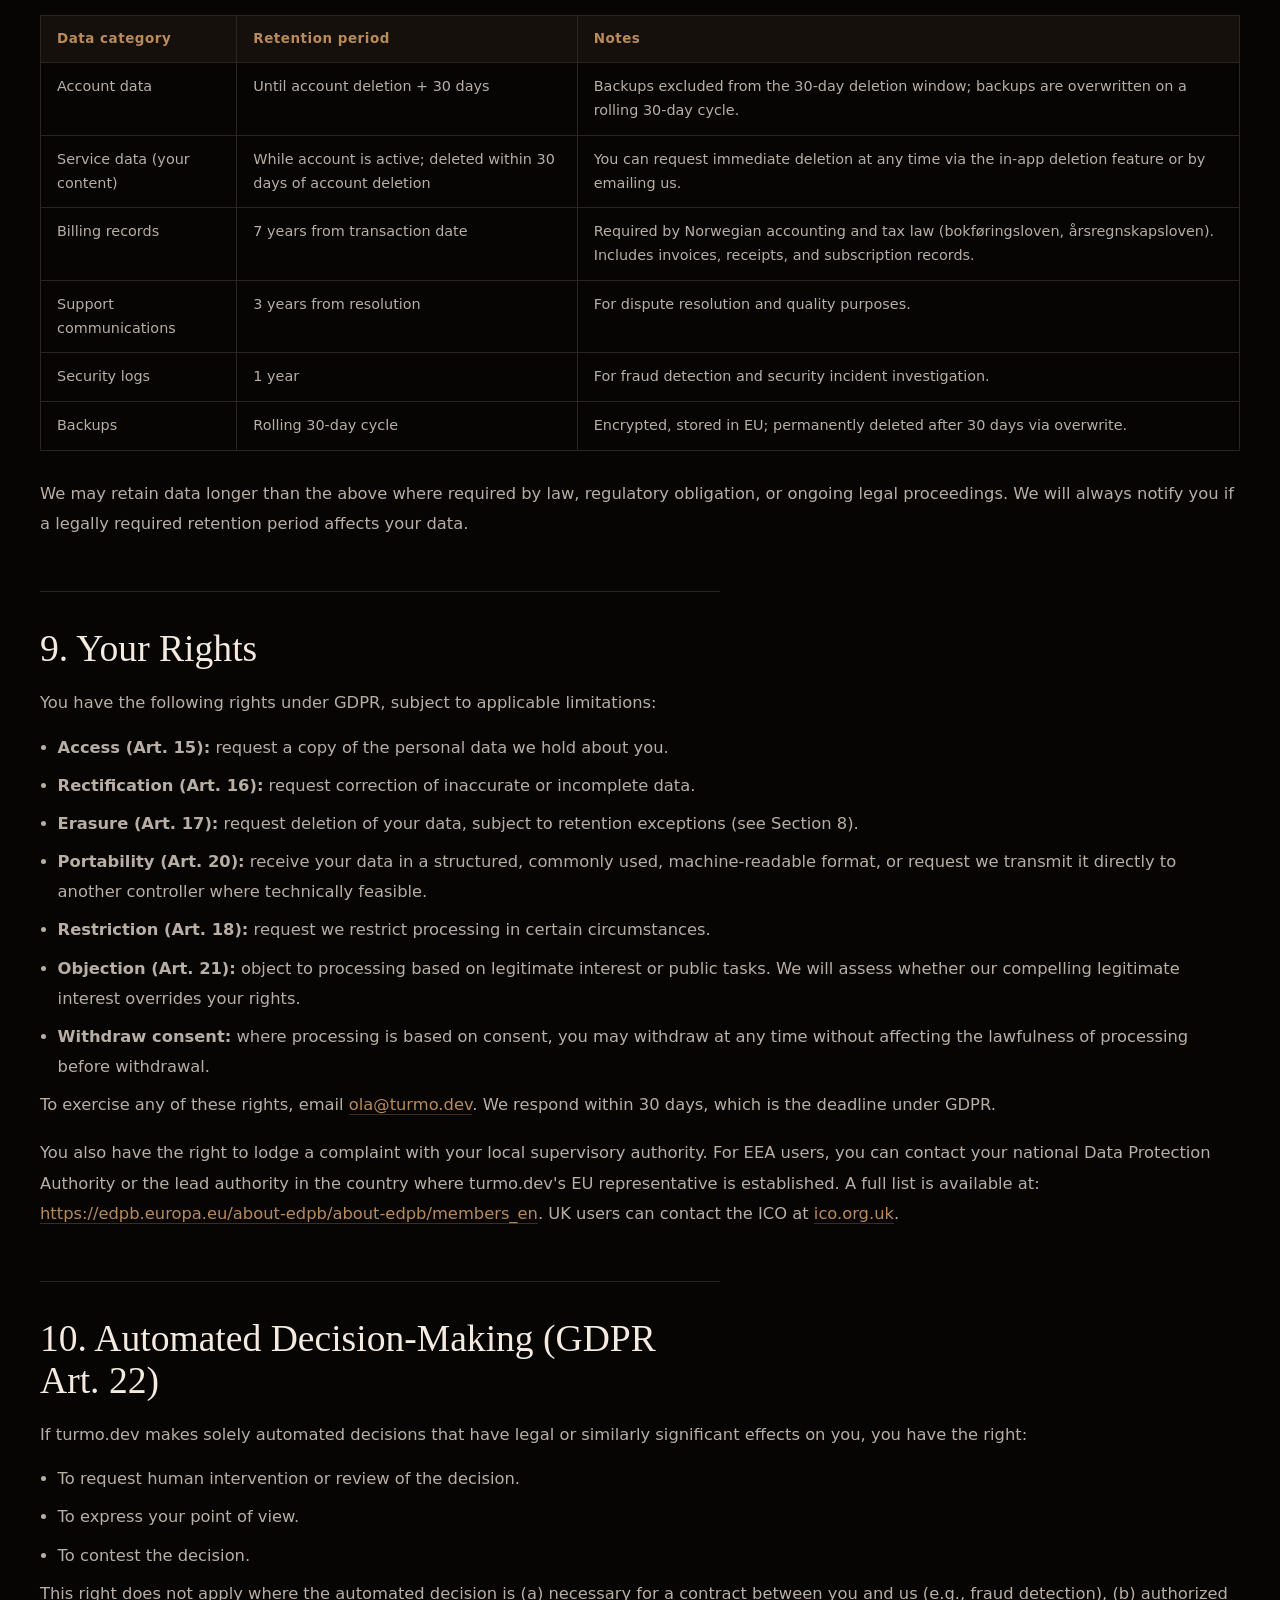
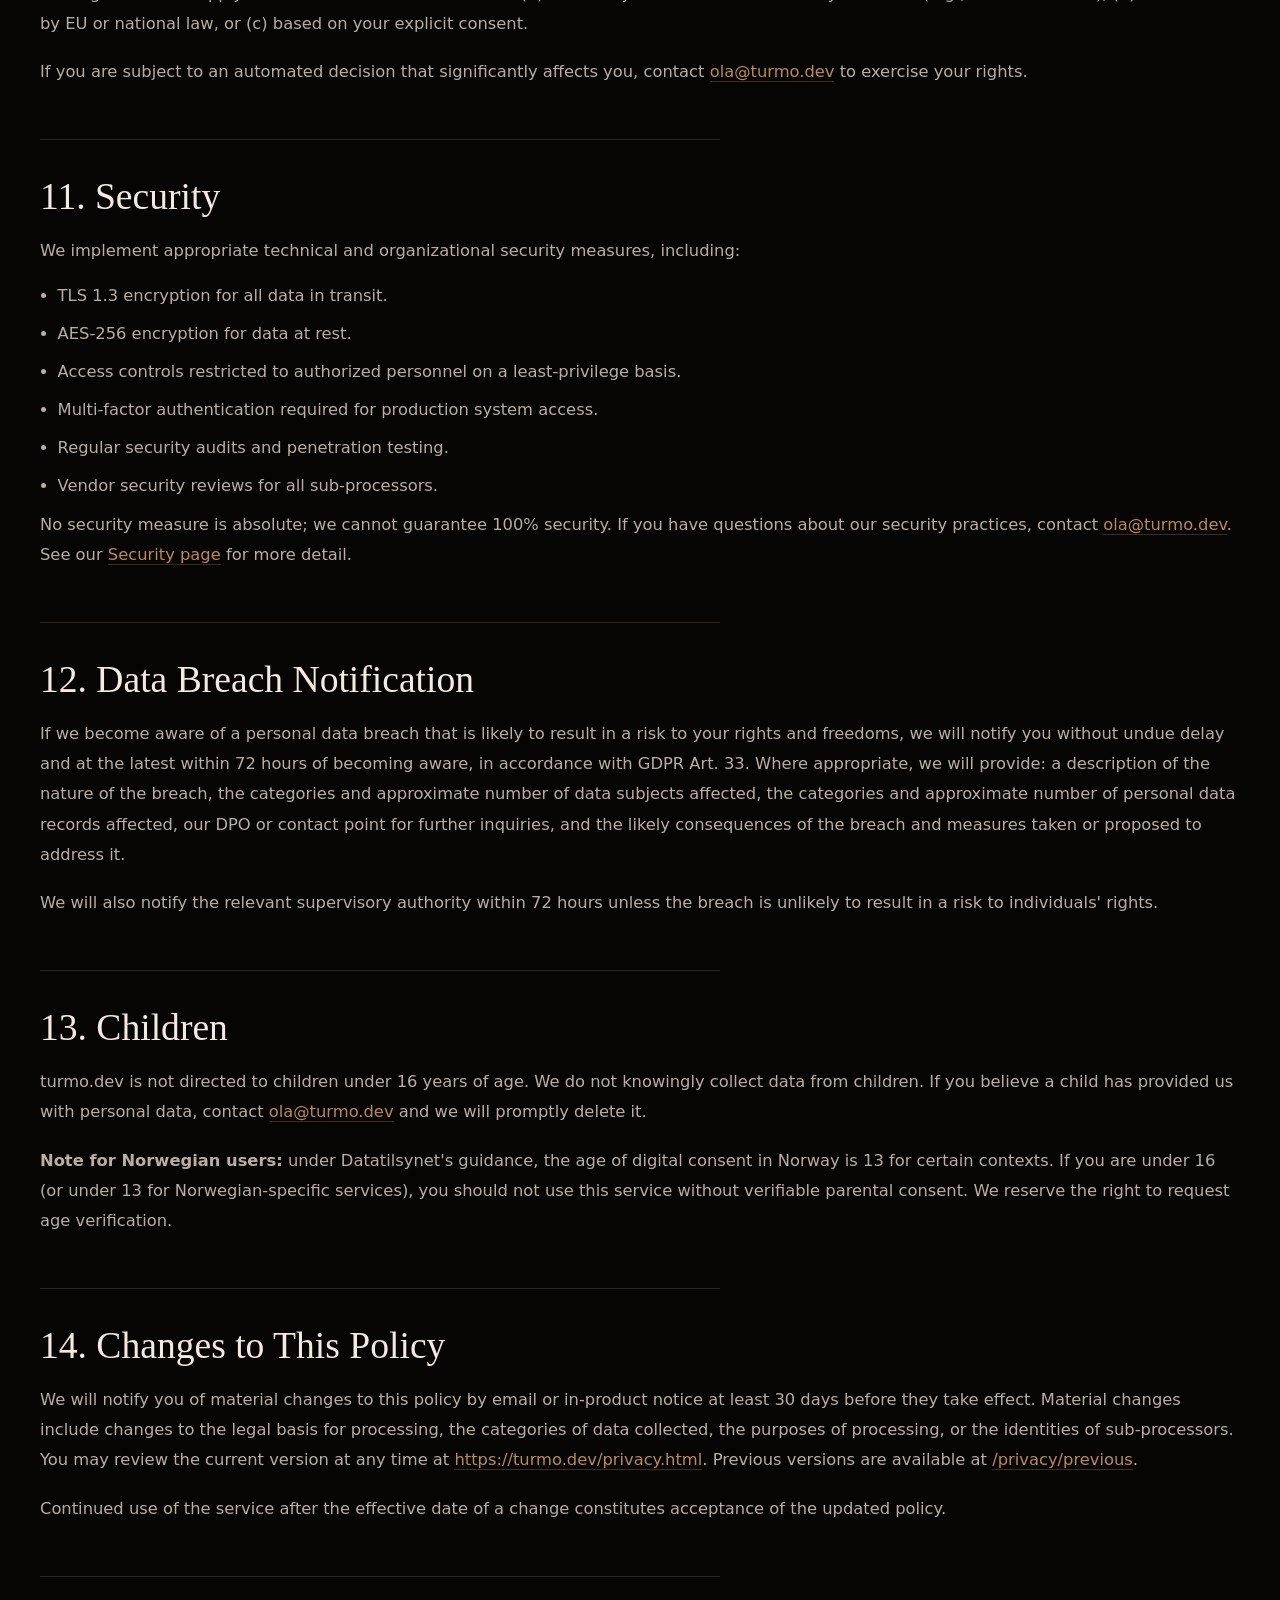
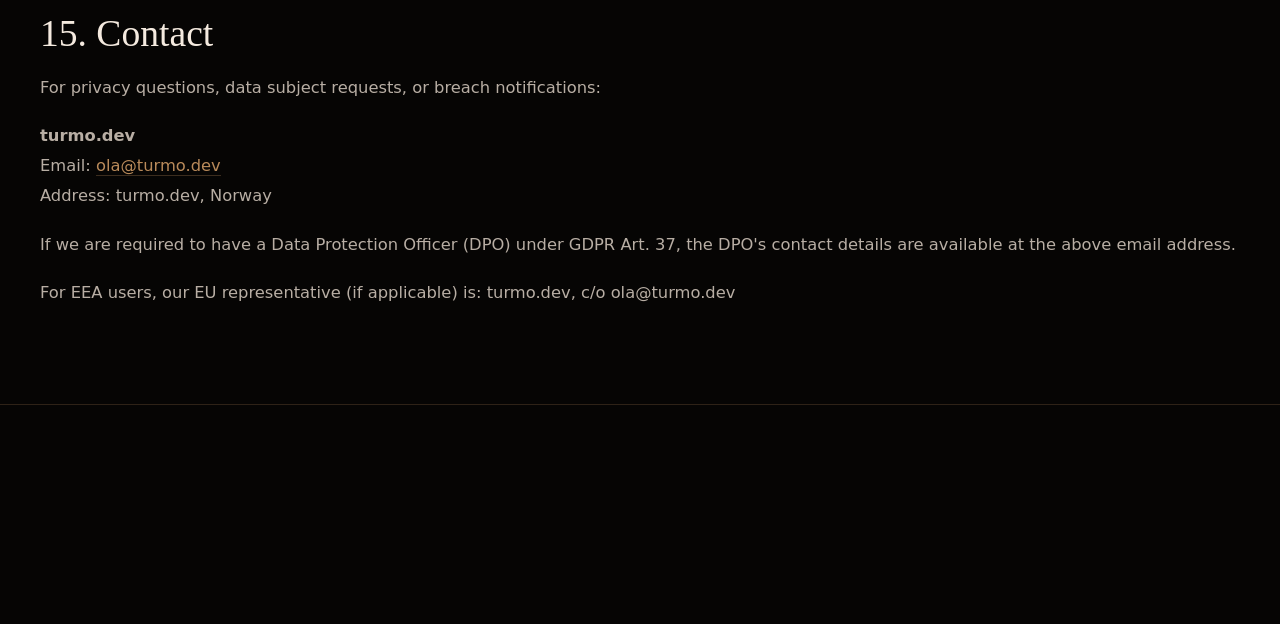
<file: privacy.html>
<!doctype html>
<html lang="en">
<head>
  <meta charset="utf-8">
  <meta name="viewport" content="width=device-width, initial-scale=1">
  <title>Privacy Policy - turmo.dev</title>
  <meta name="description" content="How turmo.dev handles account, contact, and website data.">
  <meta name="author" content="Ola Turmo">
  <meta name="robots" content="index,follow">
  <meta name="theme-color" content="#070707">
  <link rel="canonical" href="https://turmo.dev/privacy.html">
  <link rel="icon" href="/favicon.ico" sizes="32x32">
  <meta property="og:site_name" content="turmo.dev">
  <meta property="og:title" content="Privacy Policy - turmo.dev">
  <meta property="og:description" content="How turmo.dev handles account, contact, and website data.">
  <meta property="og:type" content="website">
  <meta property="og:locale" content="en_US">
  <meta property="og:url" content="https://turmo.dev/privacy.html">
  <meta property="og:image" content="https://turmo.dev/assets/og-image.png">
  <meta name="twitter:card" content="summary_large_image">
  <meta name="twitter:title" content="Privacy Policy - turmo.dev">
  <meta name="twitter:description" content="How turmo.dev handles account, contact, and website data.">
  <link rel="stylesheet" href="/styles.css">
  <style>
    .legal-hero { padding: 0 0 48px; }
    .legal-hero h1 { max-width: 820px; }
    .legal-lead { max-width: 660px; margin-top: 20px; color: rgba(242, 233, 222, 0.78); font-size: 1.15rem; }
    .legal-body { padding: 56px 0 96px; }
    .legal-body h2 { margin: 52px 0 18px; font-size: clamp(1.8rem, 3vw, 2.35rem); border-top: 1px solid var(--color-line); padding-top: 36px; }
    .legal-body h2:first-of-type { border-top: none; padding-top: 0; margin-top: 36px; }
    .legal-body h3 { margin: 32px 0 14px; font-size: clamp(1.45rem, 2.2vw, 1.75rem); color: var(--color-bronze); }
    .legal-body p, .legal-body li { font-size: 1.02rem; line-height: 1.85; color: var(--color-soft-gray); }
    .legal-body p + p { margin-top: 18px; }
    .legal-body ul { margin: 14px 0 0 1.1rem; padding: 0; }
    .legal-body li { margin-bottom: 8px; }
    .legal-body a { color: var(--color-bronze); text-decoration: none; border-bottom: 1px solid rgba(185, 138, 90, 0.3); transition: color 160ms ease, border-color 160ms ease; }
    .legal-body a:hover { color: var(--color-bronze-hover); border-color: var(--color-bronze-hover); }
    .toc { background: rgba(185, 138, 90, 0.06); border: 1px solid var(--color-line); padding: 22px 28px; margin-bottom: 32px; border-radius: 2px; }
    .toc strong { display: block; margin-bottom: 12px; color: var(--color-bronze); font-size: 0.82rem; letter-spacing: 0.12em; text-transform: uppercase; }
    .toc ol { padding-left: 1.4rem; margin: 0; }
    .toc li { margin-bottom: 5px; font-size: 0.92rem; }
    .toc a { color: var(--color-soft-gray); border-bottom: none; }
    .toc a:hover { color: var(--color-bronze-hover); }
    .meta-line { color: var(--color-muted); font-size: 0.84rem; margin-bottom: 0; }
    .table-wrapper { overflow-x: auto; margin: 20px 0 28px; }
    table { width: 100%; border-collapse: collapse; font-size: 0.9rem; }
    th, td { border: 1px solid var(--color-line); padding: 12px 16px; text-align: left; vertical-align: top; }
    th { background: rgba(185, 138, 90, 0.08); color: var(--color-bronze); font-weight: 600; font-size: 0.84rem; letter-spacing: 0.04em; }
    td { color: var(--color-soft-gray); }
    tr:hover td { background: rgba(185, 138, 90, 0.04); }
    code { font-family: "SF Mono", "Fira Code", "Fira Mono", ui-monospace, monospace; font-size: 0.88em; color: var(--color-bronze-hover); background: rgba(185, 138, 90, 0.1); padding: 2px 6px; border-radius: 3px; }
    .warn-box { background: rgba(185, 138, 90, 0.1); border: 1px solid rgba(185, 138, 90, 0.3); padding: 16px 20px; margin: 16px 0; font-size: 0.95rem; color: var(--color-ivory); border-radius: 2px; }
    .dpa-preamble { background: rgba(185, 138, 90, 0.07); border: 1px solid rgba(185, 138, 90, 0.25); padding: 18px 22px; margin-bottom: 32px; font-size: 0.95rem; color: var(--color-soft-gray); border-radius: 2px; line-height: 1.7; }
    .signature-block { margin-top: 48px; padding: 28px 32px; background: rgba(185, 138, 90, 0.05); border: 1px solid var(--color-line); border-radius: 2px; font-size: 0.92rem; color: var(--color-soft-gray); line-height: 1.8; }
    .signature-block p { margin: 0; }
  </style>
  <script type="application/ld+json">
  {"@context":"https://schema.org","@type":"WebPage","name":"Privacy Policy","url":"https://turmo.dev/privacy.html","publisher":{"@type":"Organization","name":"turmo.dev","email":"ola@turmo.dev"}}
  </script>
</head>
<body>
  <header class="site-header">
    <a class="brand" href="/">
      <span class="brand__name">turmo.dev</span>
      <span class="brand__sub">KI som tåler norsk hverdag</span>
    </a>
    <nav class="site-nav" aria-label="Hovedmeny">
      <a href="/#tjenester">Tjenester</a>
      <a href="/#losninger">Løsninger</a>
      <a href="/#prosjekter">Prosjekter</a>
      <a href="/blog/">Journal</a>
      <a href="/#om">Om</a>
      <a href="/#kontakt">Kontakt</a>
    </nav>
  </header>

  <main class="page-shell">
    <section class="legal-hero">
      <div class="container">
        <p class="section-label">Juridisk</p>
        <h1>Privacy Policy</h1>
        <p class="legal-lead">How turmo.dev handles account, contact, and website data.</p>
      </div>
    </section>

    <section class="divider">
      <div class="container legal-body">

        <nav class="toc" aria-label="Innholdsfortegnelse">
          <strong>Innhold</strong>
          <ol>
            <li><a href="#controller">Data Controller</a></li>
            <li><a href="#collect">What We Collect</a></li>
            <li><a href="#use">How We Use It</a></li>
            <li><a href="#legal-basis">Legal Basis (EEA/UK)</a></li>
            <li><a href="#ai-processing">AI and Automated Processing</a></li>
            <li><a href="#sharing">Sharing and Sub-Processors</a></li>
            <li><a href="#transfers">International Transfers</a></li>
            <li><a href="#retention">Retention</a></li>
            <li><a href="#rights">Your Rights</a></li>
            <li><a href="#adm">Automated Decision-Making</a></li>
            <li><a href="#security">Security</a></li>
            <li><a href="#breach">Data Breach Notification</a></li>
            <li><a href="#children">Children</a></li>
            <li><a href="#changes">Changes to This Policy</a></li>
            <li><a href="#contact">Contact</a></li>
          </ol>
        </nav>

        <p class="meta-line">Last updated: 2026-06-02 · v2.0</p>

        <h2 id="controller">1. Data Controller</h2>
        <p>turmo.dev (Turmo.dev), registered at turmo.dev, Norway, reachable at <a href="mailto:ola@turmo.dev">ola@turmo.dev</a>, is the data controller for the processing described in this policy.</p>
        <p>If you are located in the UK, the UK entity identified in turmo.dev's applicable terms is your data controller and is registered with the UK Information Commissioner's Office (ICO).</p>

        <h2 id="collect">2. What We Collect</h2>
        <ul>
          <li><strong>Account data:</strong> email address, display name, and authentication tokens when you sign up. Company name, billing address, and VAT number if you are on a paid plan.</li>
          <li><strong>Service data:</strong> content, files, prompts, configurations, and any other material you create or upload within turmo.dev's service.</li>
          <li><strong>Usage data:</strong> timestamps, feature usage, clickstream events, and error logs necessary to operate, maintain, and improve the service. This does not include the content of your prompts or generated outputs unless you explicitly share it with us for support purposes.</li>
          <li><strong>Billing data:</strong> handled by Stripe. We do not store your full payment card details. See <a href="https://stripe.com/privacy">Stripe's Privacy Policy</a>.</li>
          <li><strong>Communications:</strong> emails you send us, messages through our product interface, and any feedback you provide.</li>
        </ul>

        <h2 id="use">3. How We Use It</h2>
        <p>We use your data to:</p>
        <ul>
          <li>Provide the service and its core features, including AI processing where applicable.</li>
          <li>Respond to support requests and troubleshoot issues.</li>
          <li>Send transactional emails (receipts, security alerts, account notifications). Marketing emails are opt-in only; we never sell or rent your email list.</li>
          <li>Comply with legal obligations, including tax, accounting, and anti-fraud requirements.</li>
          <li>Detect, investigate, and prevent abuse, fraud, or security incidents.</li>
          <li>Improve our products through aggregated, anonymized analytics.</li>
        </ul>

        <h2 id="legal-basis">4. Legal Basis (EEA/UK)</h2>
        <p>For users in the EEA or UK, we process your data on the following lawful bases under GDPR Art. 6:</p>
        <ul>
          <li><strong>Contract performance (Art. 6(1)(b)):</strong> processing necessary to provide the service you signed up for, including account management, AI processing, and billing.</li>
          <li><strong>Legitimate interest (Art. 6(1)(f)):</strong> processing for security (fraud detection, access monitoring), service improvement (analytics, error logging), and marketing of our own products (where permitted by applicable law and with a right to opt out).</li>
          <li><strong>Legal obligation (Art. 6(1)(c)):</strong> processing required to comply with applicable law, including tax retention, anti-fraud obligations, and government requests where legally required.</li>
          <li><strong>Consent (Art. 6(1)(a)):</strong> processing for marketing emails, optional analytics, and any AI model training where you have explicitly opted in.</li>
        </ul>
        <p>Where we rely on legitimate interest, we have conducted a balancing test and concluded that our interests are not overridden by your rights and freedoms. You may object to this processing at any time — see Section 9.</p>

        <h2 id="ai-processing">5. AI and Automated Processing</h2>

        <h3 id="ai-providers">5.1 Third-Party AI Model Providers</h3>
        <p>When you use AI features, your inputs (prompts, uploaded content, files) may be processed by third-party large language model (LLM) providers such as OpenAI, Anthropic, Google, or others ("Model Providers") under their respective terms of service and privacy policies. turmo.dev is not responsible for the data practices of Model Providers.</p>
        <p>We recommend reviewing the privacy policies of the Model Providers you use through our service:</p>
        <ul>
          <li>OpenAI: <a href="https://openai.com/privacy">openai.com/privacy</a></li>
          <li>Anthropic: <a href="https://anthropic.com/privacy">anthropic.com/privacy</a></li>
          <li>Google (Gemini): <a href="https://policies.google.com/privacy">policies.google.com/privacy</a></li>
        </ul>

        <h3 id="ai-disclosure">5.2 EU AI Act Transparency (Art. 50)</h3>
        <p>Where turmo.dev uses AI systems that generate synthetic content (including text, images, audio, or video), we will mark outputs as artificially generated in a machine-readable format where technically feasible, in compliance with EU AI Act Art. 50(2). Deployers using our service to generate deepfakes or AI-manipulated content for public interest matters must comply with EU AI Act Art. 50(4) by disclosing that the content is AI-generated.</p>
        <p>For artistic, satirical, or creative works, the disclosure obligation is limited to informing you that AI-generated content exists, without impeding the display or enjoyment of the work.</p>

        <h3 id="ai-training">5.3 AI Model Training</h3>
        <p>turmo.dev does not use your private or personal data to train third-party AI models without your explicit, separate consent. This means we do not share your inputs with Model Providers for the purpose of training or improving their models, unless you have opted in to such use.</p>
        <p>Where turmo.dev itself trains any AI models on user data, this will be done only on aggregated, anonymized datasets and you will be notified in advance.</p>

        <h3 id="ai-safety">5.4 Hallucination and Accuracy Disclaimer</h3>
        <p>AI-generated output may be inaccurate, incomplete, or inappropriate. Output may include factual errors, outdated information, or content that does not reflect your intent. You are responsible for reviewing all AI output before relying on it, particularly in contexts where accuracy is critical (legal, medical, financial, or safety-related decisions).</p>
        <p>turmo.dev does not guarantee the accuracy, fitness for a particular purpose, or non-infringement of AI output.</p>

        <h2 id="sharing">6. Sharing and Sub-Processors</h2>
        <p>We do not sell your data. We share data only with:</p>
        <ul>
          <li><strong>Infrastructure providers:</strong> Cloudflare (hosting, CDN, security), Stripe (payments), Resend (email delivery). See each provider's privacy policy for their data practices.</li>
          <li><strong>Analytics providers:</strong> currently none active by default. If you enable optional analytics, the relevant provider's privacy policy applies.</li>
          <li><strong>Legal authorities:</strong> we may share data where required by law, court order, or binding regulatory request, or where necessary to protect our legal rights or the safety of others.</li>
        </ul>
        <p>A current list of our sub-processors (GDPR Art. 28(2)) is available at <a href="/sub-processors">/sub-processors</a>. This list is updated at least annually and whenever we engage a new sub-processor.</p>

        <h2 id="transfers">7. International Transfers</h2>
        <p>Data may be processed in the EU/EEA, the UK, the US, and other jurisdictions where our sub-processors operate. For transfers outside the EEA/UK, we rely on the following legal mechanisms:</p>
        <ul>
          <li><strong>Standard Contractual Clauses (SCCs):</strong> 2021/914/EU, Module 2 (Controller-to-Processor) and Module 3 (Processor-to-Processor), as published by the European Commission on 4 June 2021.</li>
          <li><strong>EU-US Data Privacy Framework (DPF):</strong> where our US sub-processors are certified under the DPF (adequacy decision of 10 July 2023), transfers to those sub-processors rely on the DPF adequacy finding rather than SCCs.</li>
          <li><strong>UK adequacy:</strong> transfers to the UK rely on the UK adequacy regulations unless a specific transfer mechanism is required.</li>
        </ul>
        <p>You may request a copy of the relevant SCCs by contacting <a href="mailto:ola@turmo.dev">ola@turmo.dev</a>.</p>

        <h2 id="retention">8. Retention</h2>
        <p>We retain data for the following periods, subject to applicable law:</p>
        <div class="table-wrapper">
        <table>
          <thead><tr><th>Data category</th><th>Retention period</th><th>Notes</th></tr></thead>
          <tbody>
            <tr><td>Account data</td><td>Until account deletion + 30 days</td><td>Backups excluded from the 30-day deletion window; backups are overwritten on a rolling 30-day cycle.</td></tr>
            <tr><td>Service data (your content)</td><td>While account is active; deleted within 30 days of account deletion</td><td>You can request immediate deletion at any time via the in-app deletion feature or by emailing us.</td></tr>
            <tr><td>Billing records</td><td>7 years from transaction date</td><td>Required by Norwegian accounting and tax law (bokføringsloven, årsregnskapsloven). Includes invoices, receipts, and subscription records.</td></tr>
            <tr><td>Support communications</td><td>3 years from resolution</td><td>For dispute resolution and quality purposes.</td></tr>
            <tr><td>Security logs</td><td>1 year</td><td>For fraud detection and security incident investigation.</td></tr>
            <tr><td>Backups</td><td>Rolling 30-day cycle</td><td>Encrypted, stored in EU; permanently deleted after 30 days via overwrite.</td></tr>
          </tbody>
        </table>
        </div>
        <p>We may retain data longer than the above where required by law, regulatory obligation, or ongoing legal proceedings. We will always notify you if a legally required retention period affects your data.</p>

        <h2 id="rights">9. Your Rights</h2>
        <p>You have the following rights under GDPR, subject to applicable limitations:</p>
        <ul>
          <li><strong>Access (Art. 15):</strong> request a copy of the personal data we hold about you.</li>
          <li><strong>Rectification (Art. 16):</strong> request correction of inaccurate or incomplete data.</li>
          <li><strong>Erasure (Art. 17):</strong> request deletion of your data, subject to retention exceptions (see Section 8).</li>
          <li><strong>Portability (Art. 20):</strong> receive your data in a structured, commonly used, machine-readable format, or request we transmit it directly to another controller where technically feasible.</li>
          <li><strong>Restriction (Art. 18):</strong> request we restrict processing in certain circumstances.</li>
          <li><strong>Objection (Art. 21):</strong> object to processing based on legitimate interest or public tasks. We will assess whether our compelling legitimate interest overrides your rights.</li>
          <li><strong>Withdraw consent:</strong> where processing is based on consent, you may withdraw at any time without affecting the lawfulness of processing before withdrawal.</li>
        </ul>
        <p>To exercise any of these rights, email <a href="mailto:ola@turmo.dev">ola@turmo.dev</a>. We respond within 30 days, which is the deadline under GDPR.</p>
        <p>You also have the right to lodge a complaint with your local supervisory authority. For EEA users, you can contact your national Data Protection Authority or the lead authority in the country where turmo.dev's EU representative is established. A full list is available at: <a href="https://edpb.europa.eu/about-edpb/about-edpb/members_en">https://edpb.europa.eu/about-edpb/about-edpb/members_en</a>. UK users can contact the ICO at <a href="https://ico.org.uk">ico.org.uk</a>.</p>

        <h2 id="adm">10. Automated Decision-Making (GDPR Art. 22)</h2>
        <p>If turmo.dev makes solely automated decisions that have legal or similarly significant effects on you, you have the right:</p>
        <ul>
          <li>To request human intervention or review of the decision.</li>
          <li>To express your point of view.</li>
          <li>To contest the decision.</li>
        </ul>
        <p>This right does not apply where the automated decision is (a) necessary for a contract between you and us (e.g., fraud detection), (b) authorized by EU or national law, or (c) based on your explicit consent.</p>
        <p>If you are subject to an automated decision that significantly affects you, contact <a href="mailto:ola@turmo.dev">ola@turmo.dev</a> to exercise your rights.</p>

        <h2 id="security">11. Security</h2>
        <p>We implement appropriate technical and organizational security measures, including:</p>
        <ul>
          <li>TLS 1.3 encryption for all data in transit.</li>
          <li>AES-256 encryption for data at rest.</li>
          <li>Access controls restricted to authorized personnel on a least-privilege basis.</li>
          <li>Multi-factor authentication required for production system access.</li>
          <li>Regular security audits and penetration testing.</li>
          <li>Vendor security reviews for all sub-processors.</li>
        </ul>
        <p>No security measure is absolute; we cannot guarantee 100% security. If you have questions about our security practices, contact <a href="mailto:ola@turmo.dev">ola@turmo.dev</a>. See our <a href="/security/">Security page</a> for more detail.</p>

        <h2 id="breach">12. Data Breach Notification</h2>
        <p>If we become aware of a personal data breach that is likely to result in a risk to your rights and freedoms, we will notify you without undue delay and at the latest within 72 hours of becoming aware, in accordance with GDPR Art. 33. Where appropriate, we will provide: a description of the nature of the breach, the categories and approximate number of data subjects affected, the categories and approximate number of personal data records affected, our DPO or contact point for further inquiries, and the likely consequences of the breach and measures taken or proposed to address it.</p>
        <p>We will also notify the relevant supervisory authority within 72 hours unless the breach is unlikely to result in a risk to individuals' rights.</p>

        <h2 id="children">13. Children</h2>
        <p>turmo.dev is not directed to children under 16 years of age. We do not knowingly collect data from children. If you believe a child has provided us with personal data, contact <a href="mailto:ola@turmo.dev">ola@turmo.dev</a> and we will promptly delete it.</p>
        <p><strong>Note for Norwegian users:</strong> under Datatilsynet's guidance, the age of digital consent in Norway is 13 for certain contexts. If you are under 16 (or under 13 for Norwegian-specific services), you should not use this service without verifiable parental consent. We reserve the right to request age verification.</p>

        <h2 id="changes">14. Changes to This Policy</h2>
        <p>We will notify you of material changes to this policy by email or in-product notice at least 30 days before they take effect. Material changes include changes to the legal basis for processing, the categories of data collected, the purposes of processing, or the identities of sub-processors. You may review the current version at any time at <a href="https://turmo.dev/privacy.html">https://turmo.dev/privacy.html</a>. Previous versions are available at <a href="/privacy/previous">/privacy/previous</a>.</p>
        <p>Continued use of the service after the effective date of a change constitutes acceptance of the updated policy.</p>

        <h2 id="contact">15. Contact</h2>
        <p>For privacy questions, data subject requests, or breach notifications:</p>
        <p><strong>turmo.dev</strong><br>
        Email: <a href="mailto:ola@turmo.dev">ola@turmo.dev</a><br>
        Address: turmo.dev, Norway</p>
        <p>If we are required to have a Data Protection Officer (DPO) under GDPR Art. 37, the DPO's contact details are available at the above email address.</p>
        <p>For EEA users, our EU representative (if applicable) is: turmo.dev, c/o ola@turmo.dev</p>

      </div>
    </section>
  </main>

  <footer class="site-footer divider">
    <div class="container footer__inner">
      <a class="brand" href="/">
        <span class="brand__name">turmo.dev</span>
        <span class="brand__sub">KI som tåler norsk hverdag</span>
      </a>
      <p>Jeg integrerer KI.<br>Du skaper verdien.<br><a href="mailto:ola@turmo.dev">ola@turmo.dev</a></p>
      <div class="footer__links" aria-label="Sosiale lenker">
        <a href="https://www.linkedin.com/in/olaturmo/" rel="noopener">LinkedIn</a>
        <a href="https://x.com/turmo_dev" rel="noopener">X</a>
        <a href="https://github.com/Ola-Turmo" rel="noopener">GitHub</a>
        <a href="https://www.youtube.com/@turmo_dev" rel="noopener">YouTube</a>
      </div>
    </div>
    <div class="container footer__bottom">
      <small>© 2026 turmo.dev</small>
      <div>
        <a href="/privacy.html">Personvern</a>
        <a href="/terms.html">Vilkår</a>
        <a href="/cookies.html">Informasjonskapsler</a>
        <a href="/dpa.html">DPA</a>
      </div>
    </div>
  </footer>
</body>
</html>
</file>
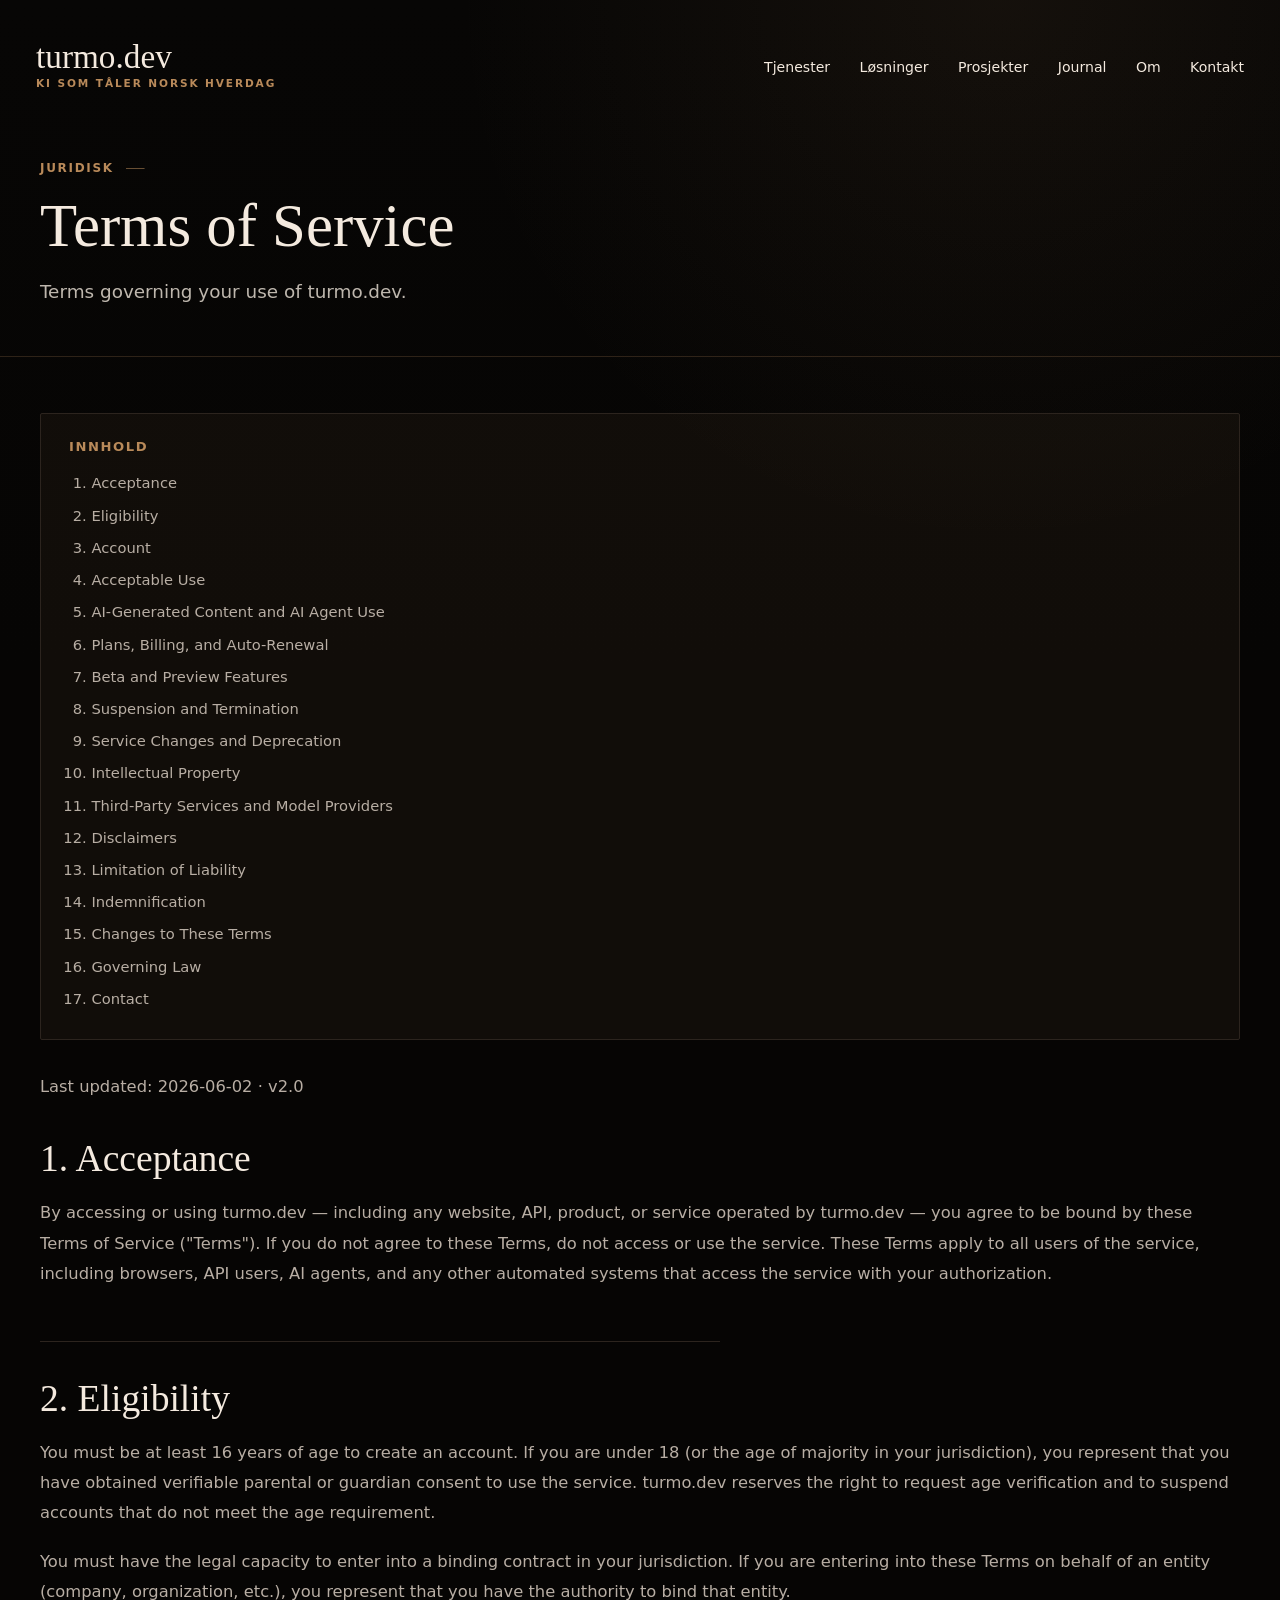
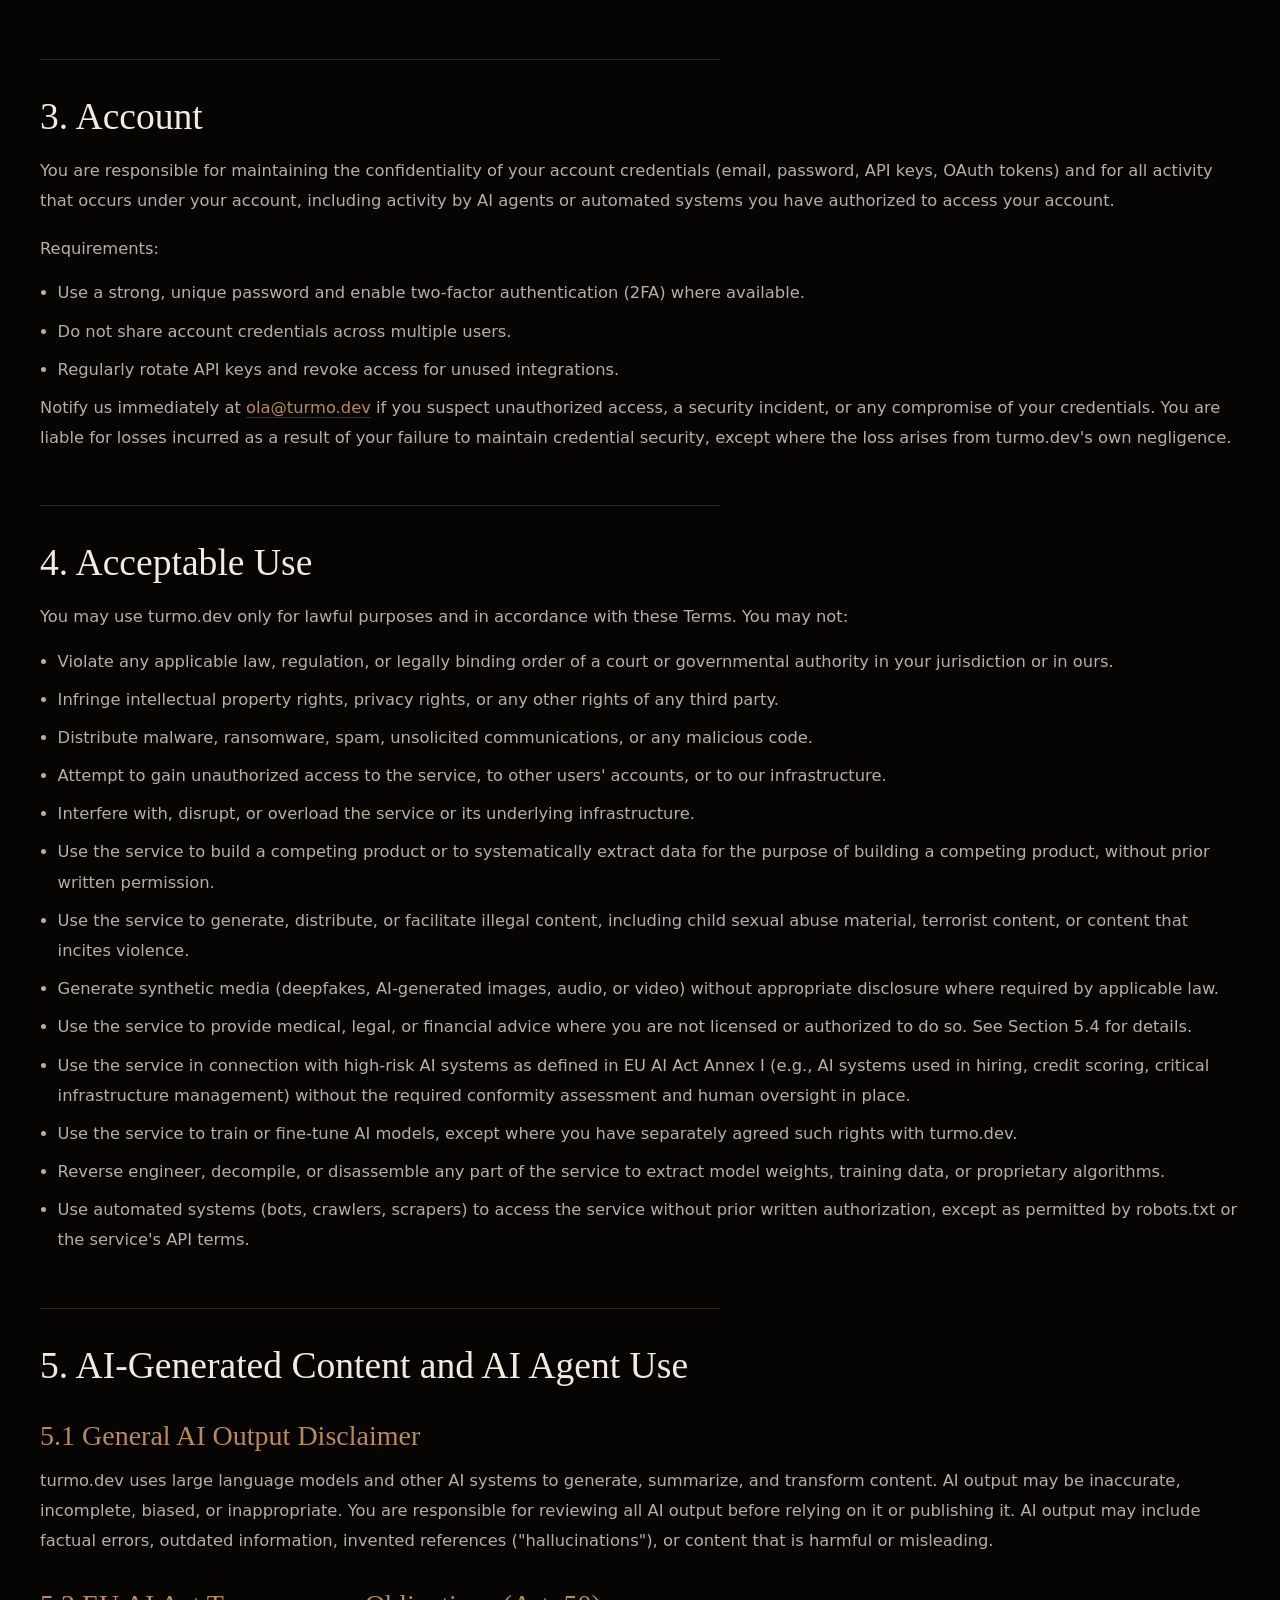
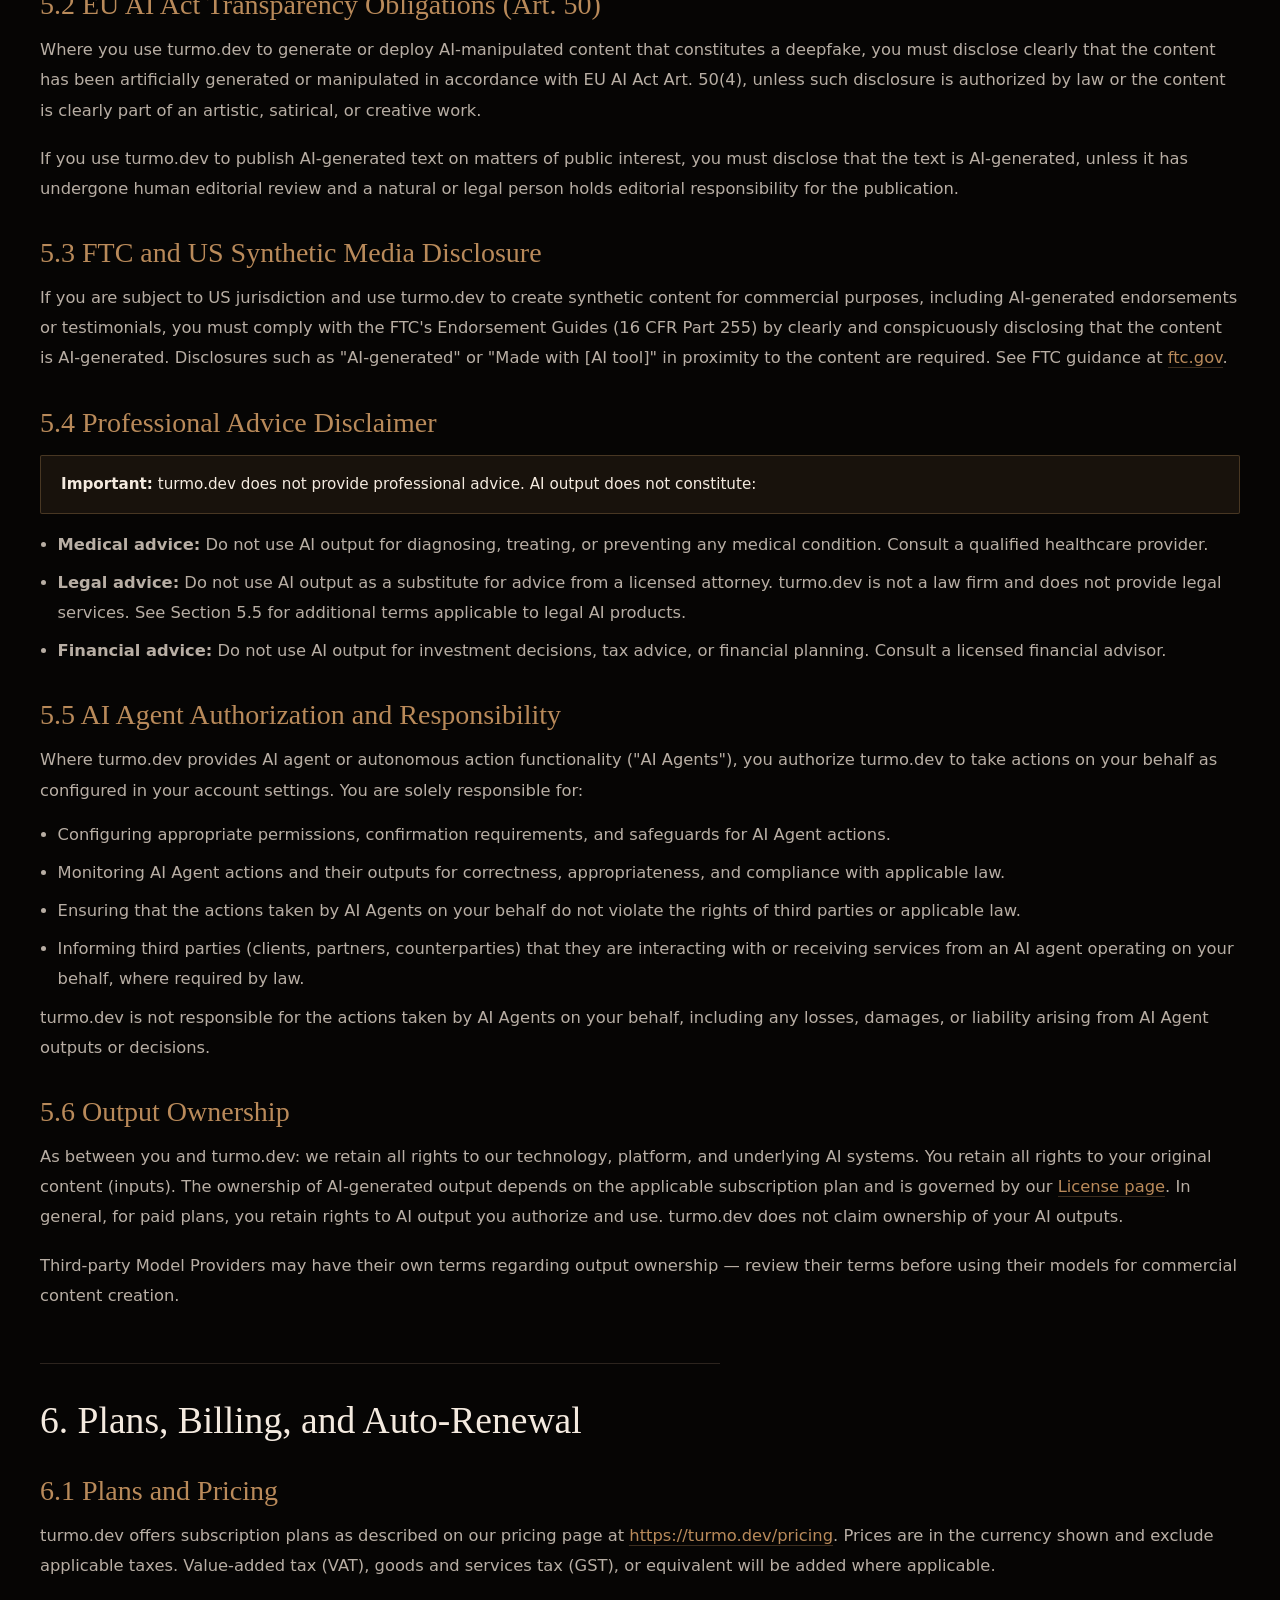
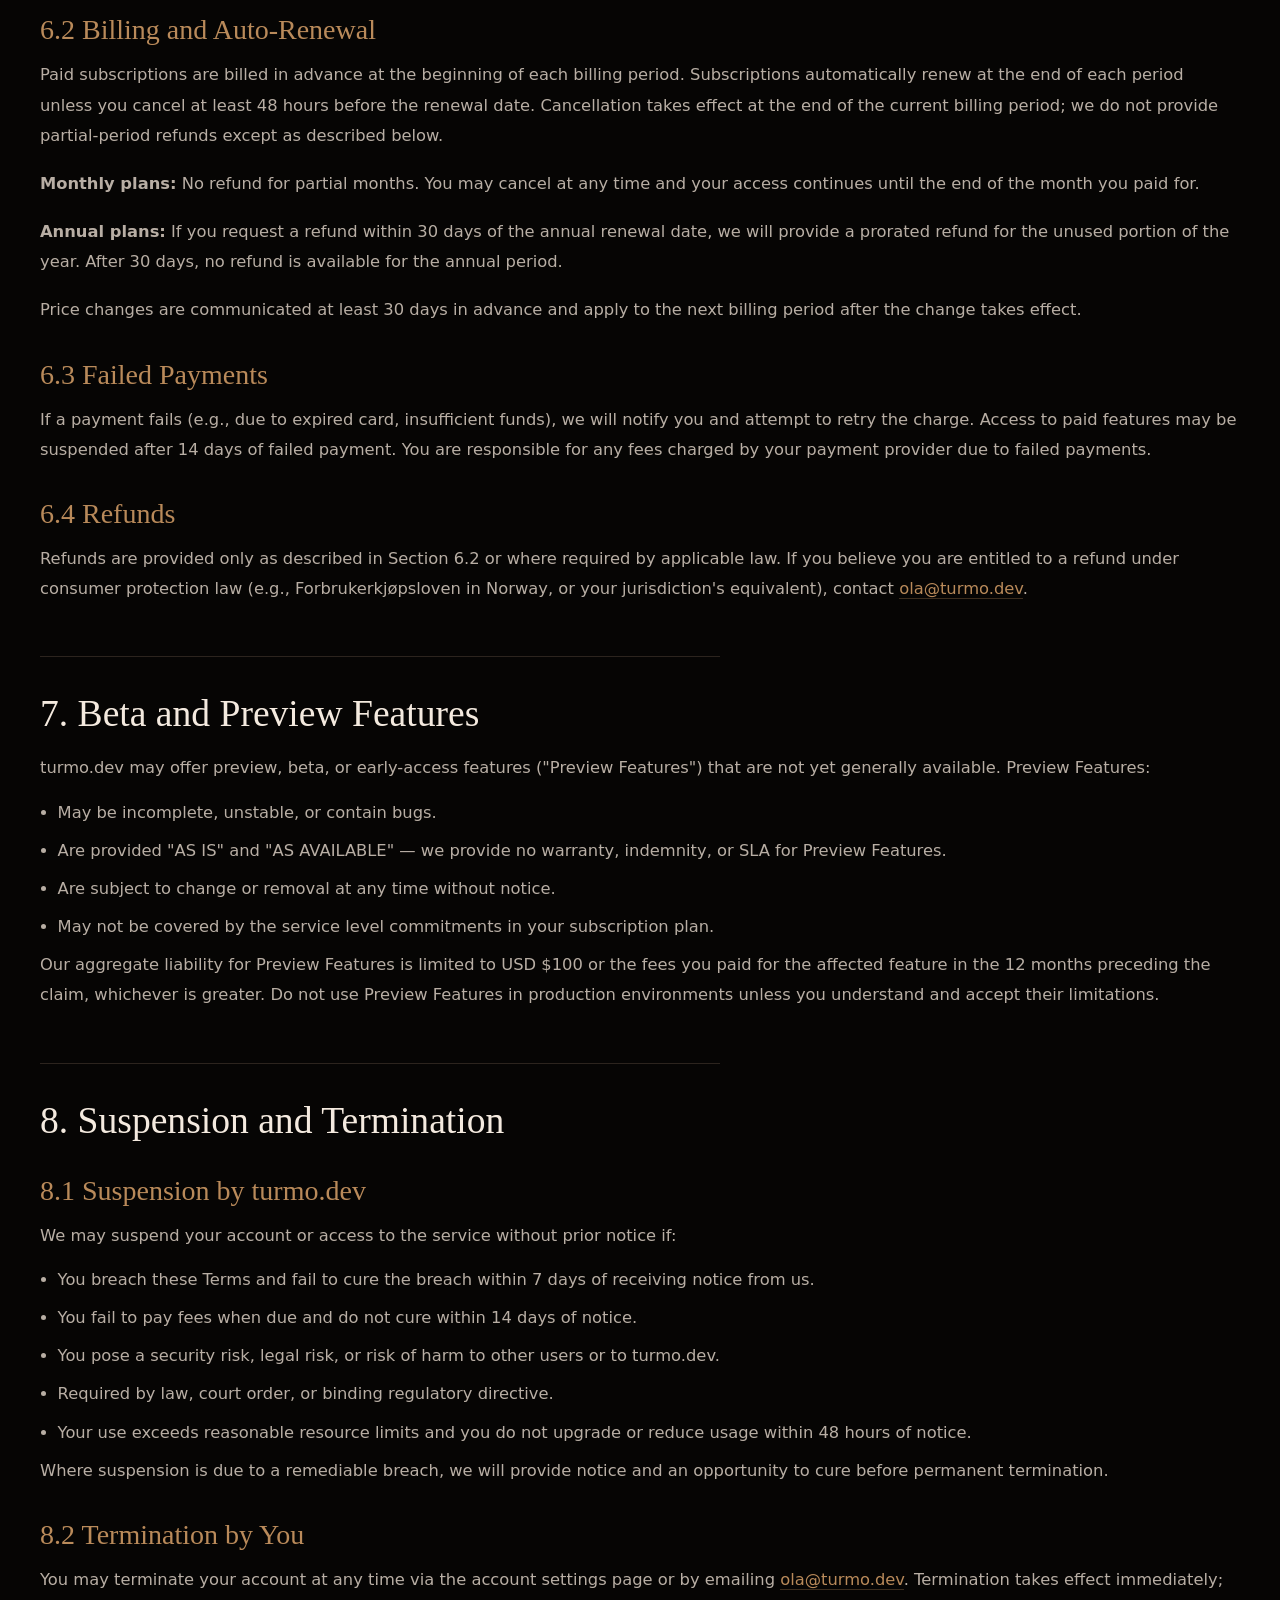
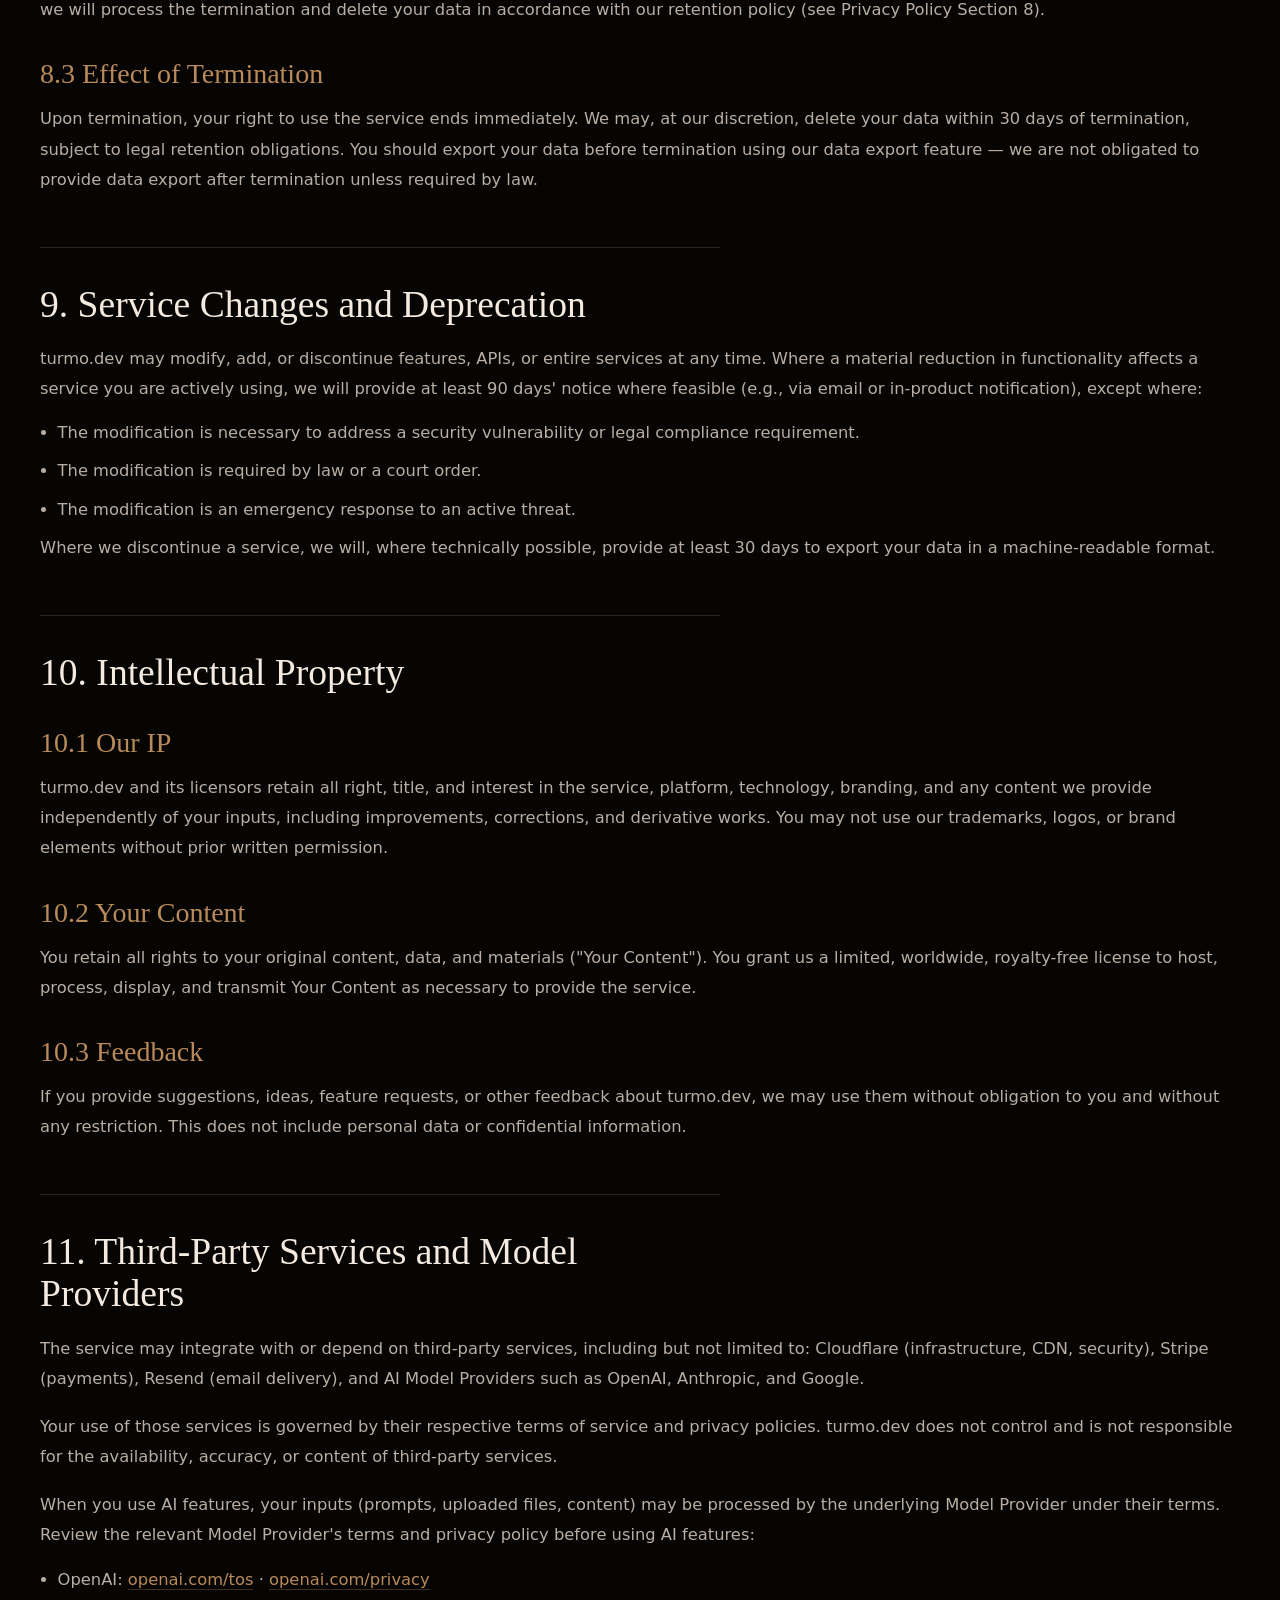
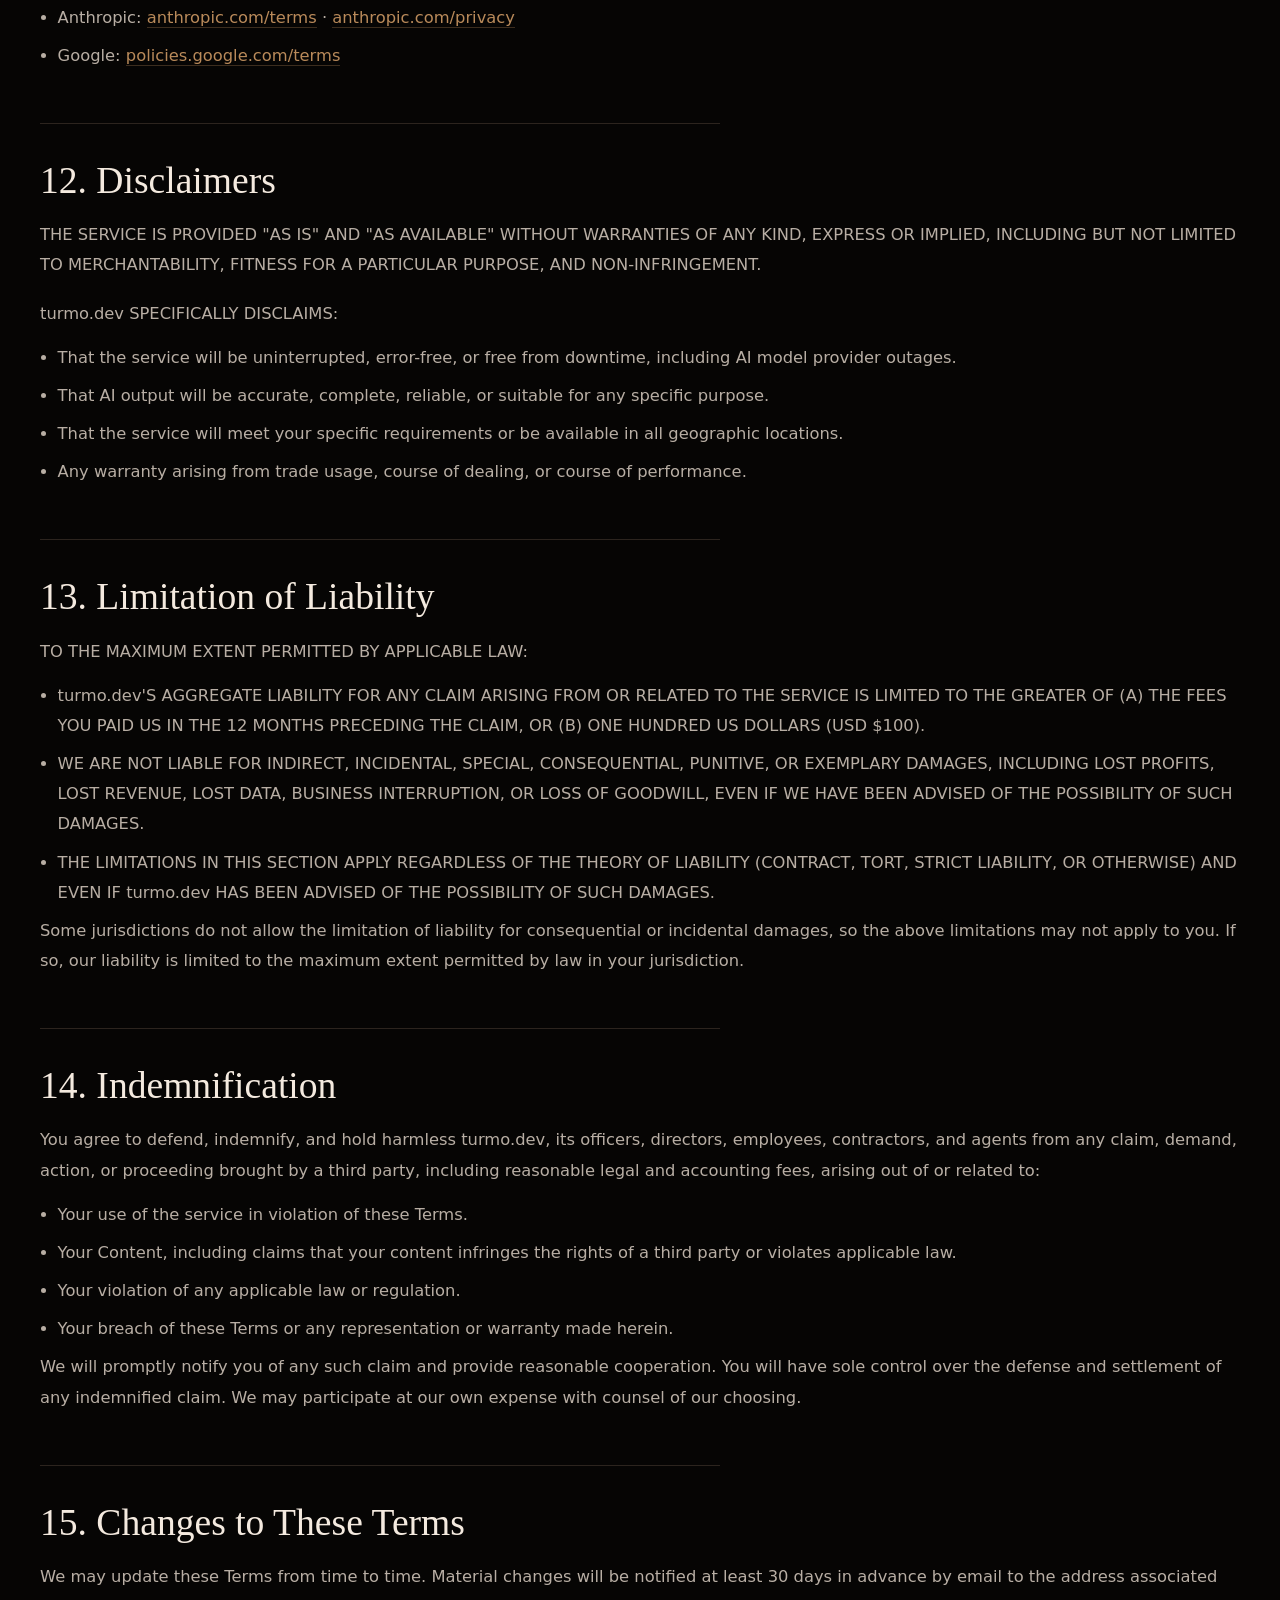
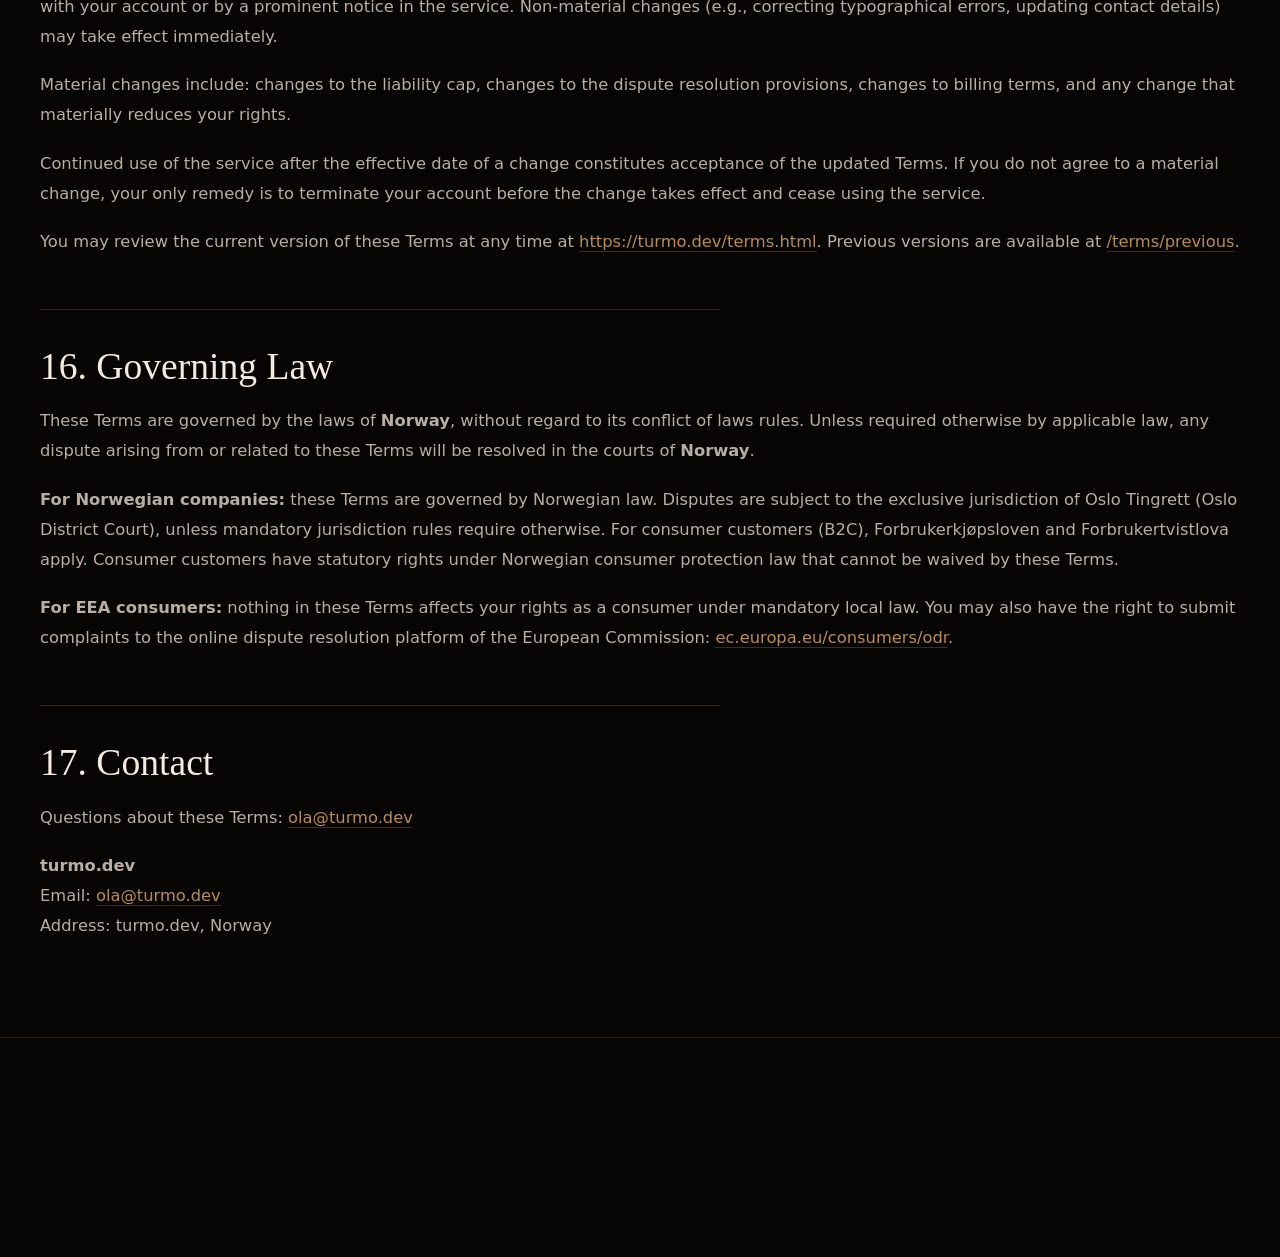
<file: terms.html>
<!doctype html>
<html lang="en">
<head>
  <meta charset="utf-8">
  <meta name="viewport" content="width=device-width, initial-scale=1">
  <title>Terms of Service - turmo.dev</title>
  <meta name="description" content="Terms governing your use of turmo.dev.">
  <meta name="author" content="Ola Turmo">
  <meta name="robots" content="index,follow">
  <meta name="theme-color" content="#070707">
  <link rel="canonical" href="https://turmo.dev/terms.html">
  <link rel="icon" href="/favicon.ico" sizes="32x32">
  <meta property="og:site_name" content="turmo.dev">
  <meta property="og:title" content="Terms of Service - turmo.dev">
  <meta property="og:description" content="Terms governing your use of turmo.dev.">
  <meta property="og:type" content="website">
  <meta property="og:locale" content="en_US">
  <meta property="og:url" content="https://turmo.dev/terms.html">
  <meta property="og:image" content="https://turmo.dev/assets/og-image.png">
  <meta name="twitter:card" content="summary_large_image">
  <meta name="twitter:title" content="Terms of Service - turmo.dev">
  <meta name="twitter:description" content="Terms governing your use of turmo.dev.">
  <link rel="stylesheet" href="/styles.css">
  <style>
    .legal-hero { padding: 0 0 48px; }
    .legal-hero h1 { max-width: 820px; }
    .legal-lead { max-width: 660px; margin-top: 20px; color: rgba(242, 233, 222, 0.78); font-size: 1.15rem; }
    .legal-body { padding: 56px 0 96px; }
    .legal-body h2 { margin: 52px 0 18px; font-size: clamp(1.8rem, 3vw, 2.35rem); border-top: 1px solid var(--color-line); padding-top: 36px; }
    .legal-body h2:first-of-type { border-top: none; padding-top: 0; margin-top: 36px; }
    .legal-body h3 { margin: 32px 0 14px; font-size: clamp(1.45rem, 2.2vw, 1.75rem); color: var(--color-bronze); }
    .legal-body p, .legal-body li { font-size: 1.02rem; line-height: 1.85; color: var(--color-soft-gray); }
    .legal-body p + p { margin-top: 18px; }
    .legal-body ul { margin: 14px 0 0 1.1rem; padding: 0; }
    .legal-body li { margin-bottom: 8px; }
    .legal-body a { color: var(--color-bronze); text-decoration: none; border-bottom: 1px solid rgba(185, 138, 90, 0.3); transition: color 160ms ease, border-color 160ms ease; }
    .legal-body a:hover { color: var(--color-bronze-hover); border-color: var(--color-bronze-hover); }
    .toc { background: rgba(185, 138, 90, 0.06); border: 1px solid var(--color-line); padding: 22px 28px; margin-bottom: 32px; border-radius: 2px; }
    .toc strong { display: block; margin-bottom: 12px; color: var(--color-bronze); font-size: 0.82rem; letter-spacing: 0.12em; text-transform: uppercase; }
    .toc ol { padding-left: 1.4rem; margin: 0; }
    .toc li { margin-bottom: 5px; font-size: 0.92rem; }
    .toc a { color: var(--color-soft-gray); border-bottom: none; }
    .toc a:hover { color: var(--color-bronze-hover); }
    .meta-line { color: var(--color-muted); font-size: 0.84rem; margin-bottom: 0; }
    .table-wrapper { overflow-x: auto; margin: 20px 0 28px; }
    table { width: 100%; border-collapse: collapse; font-size: 0.9rem; }
    th, td { border: 1px solid var(--color-line); padding: 12px 16px; text-align: left; vertical-align: top; }
    th { background: rgba(185, 138, 90, 0.08); color: var(--color-bronze); font-weight: 600; font-size: 0.84rem; letter-spacing: 0.04em; }
    td { color: var(--color-soft-gray); }
    tr:hover td { background: rgba(185, 138, 90, 0.04); }
    code { font-family: "SF Mono", "Fira Code", "Fira Mono", ui-monospace, monospace; font-size: 0.88em; color: var(--color-bronze-hover); background: rgba(185, 138, 90, 0.1); padding: 2px 6px; border-radius: 3px; }
    .warn-box { background: rgba(185, 138, 90, 0.1); border: 1px solid rgba(185, 138, 90, 0.3); padding: 16px 20px; margin: 16px 0; font-size: 0.95rem; color: var(--color-ivory); border-radius: 2px; }
    .dpa-preamble { background: rgba(185, 138, 90, 0.07); border: 1px solid rgba(185, 138, 90, 0.25); padding: 18px 22px; margin-bottom: 32px; font-size: 0.95rem; color: var(--color-soft-gray); border-radius: 2px; line-height: 1.7; }
    .signature-block { margin-top: 48px; padding: 28px 32px; background: rgba(185, 138, 90, 0.05); border: 1px solid var(--color-line); border-radius: 2px; font-size: 0.92rem; color: var(--color-soft-gray); line-height: 1.8; }
    .signature-block p { margin: 0; }
  </style>
  <script type="application/ld+json">
  {"@context":"https://schema.org","@type":"WebPage","name":"Terms of Service","url":"https://turmo.dev/terms.html","publisher":{"@type":"Organization","name":"turmo.dev","email":"ola@turmo.dev"}}
  </script>
</head>
<body>
  <header class="site-header">
    <a class="brand" href="/">
      <span class="brand__name">turmo.dev</span>
      <span class="brand__sub">KI som tåler norsk hverdag</span>
    </a>
    <nav class="site-nav" aria-label="Hovedmeny">
      <a href="/#tjenester">Tjenester</a>
      <a href="/#losninger">Løsninger</a>
      <a href="/#prosjekter">Prosjekter</a>
      <a href="/blog/">Journal</a>
      <a href="/#om">Om</a>
      <a href="/#kontakt">Kontakt</a>
    </nav>
  </header>

  <main class="page-shell">
    <section class="legal-hero">
      <div class="container">
        <p class="section-label">Juridisk</p>
        <h1>Terms of Service</h1>
        <p class="legal-lead">Terms governing your use of turmo.dev.</p>
      </div>
    </section>

    <section class="divider">
      <div class="container legal-body">

        <nav class="toc" aria-label="Innholdsfortegnelse">
          <strong>Innhold</strong>
          <ol>
            <li><a href="#acceptance">Acceptance</a></li>
            <li><a href="#eligibility">Eligibility</a></li>
            <li><a href="#account">Account</a></li>
            <li><a href="#acceptable-use">Acceptable Use</a></li>
            <li><a href="#ai-content">AI-Generated Content and AI Agent Use</a></li>
            <li><a href="#plans">Plans, Billing, and Auto-Renewal</a></li>
            <li><a href="#beta">Beta and Preview Features</a></li>
            <li><a href="#suspension">Suspension and Termination</a></li>
            <li><a href="#deprecation">Service Changes and Deprecation</a></li>
            <li><a href="#ip">Intellectual Property</a></li>
            <li><a href="#third-party">Third-Party Services and Model Providers</a></li>
            <li><a href="#disclaimers">Disclaimers</a></li>
            <li><a href="#liability">Limitation of Liability</a></li>
            <li><a href="#indemnity">Indemnification</a></li>
            <li><a href="#changes">Changes to These Terms</a></li>
            <li><a href="#governing-law">Governing Law</a></li>
            <li><a href="#contact">Contact</a></li>
          </ol>
        </nav>

        <p class="meta-line">Last updated: 2026-06-02 · v2.0</p>

        <h2 id="acceptance">1. Acceptance</h2>
        <p>By accessing or using turmo.dev — including any website, API, product, or service operated by turmo.dev — you agree to be bound by these Terms of Service ("Terms"). If you do not agree to these Terms, do not access or use the service. These Terms apply to all users of the service, including browsers, API users, AI agents, and any other automated systems that access the service with your authorization.</p>

        <h2 id="eligibility">2. Eligibility</h2>
        <p>You must be at least 16 years of age to create an account. If you are under 18 (or the age of majority in your jurisdiction), you represent that you have obtained verifiable parental or guardian consent to use the service. turmo.dev reserves the right to request age verification and to suspend accounts that do not meet the age requirement.</p>
        <p>You must have the legal capacity to enter into a binding contract in your jurisdiction. If you are entering into these Terms on behalf of an entity (company, organization, etc.), you represent that you have the authority to bind that entity.</p>

        <h2 id="account">3. Account</h2>
        <p>You are responsible for maintaining the confidentiality of your account credentials (email, password, API keys, OAuth tokens) and for all activity that occurs under your account, including activity by AI agents or automated systems you have authorized to access your account.</p>
        <p>Requirements:</p>
        <ul>
          <li>Use a strong, unique password and enable two-factor authentication (2FA) where available.</li>
          <li>Do not share account credentials across multiple users.</li>
          <li>Regularly rotate API keys and revoke access for unused integrations.</li>
        </ul>
        <p>Notify us immediately at <a href="mailto:ola@turmo.dev">ola@turmo.dev</a> if you suspect unauthorized access, a security incident, or any compromise of your credentials. You are liable for losses incurred as a result of your failure to maintain credential security, except where the loss arises from turmo.dev's own negligence.</p>

        <h2 id="acceptable-use">4. Acceptable Use</h2>
        <p>You may use turmo.dev only for lawful purposes and in accordance with these Terms. You may not:</p>
        <ul>
          <li>Violate any applicable law, regulation, or legally binding order of a court or governmental authority in your jurisdiction or in ours.</li>
          <li>Infringe intellectual property rights, privacy rights, or any other rights of any third party.</li>
          <li>Distribute malware, ransomware, spam, unsolicited communications, or any malicious code.</li>
          <li>Attempt to gain unauthorized access to the service, to other users' accounts, or to our infrastructure.</li>
          <li>Interfere with, disrupt, or overload the service or its underlying infrastructure.</li>
          <li>Use the service to build a competing product or to systematically extract data for the purpose of building a competing product, without prior written permission.</li>
          <li>Use the service to generate, distribute, or facilitate illegal content, including child sexual abuse material, terrorist content, or content that incites violence.</li>
          <li>Generate synthetic media (deepfakes, AI-generated images, audio, or video) without appropriate disclosure where required by applicable law.</li>
          <li>Use the service to provide medical, legal, or financial advice where you are not licensed or authorized to do so. See Section 5.4 for details.</li>
          <li>Use the service in connection with high-risk AI systems as defined in EU AI Act Annex I (e.g., AI systems used in hiring, credit scoring, critical infrastructure management) without the required conformity assessment and human oversight in place.</li>
          <li>Use the service to train or fine-tune AI models, except where you have separately agreed such rights with turmo.dev.</li>
          <li>Reverse engineer, decompile, or disassemble any part of the service to extract model weights, training data, or proprietary algorithms.</li>
          <li>Use automated systems (bots, crawlers, scrapers) to access the service without prior written authorization, except as permitted by robots.txt or the service's API terms.</li>
        </ul>

        <h2 id="ai-content">5. AI-Generated Content and AI Agent Use</h2>

        <h3>5.1 General AI Output Disclaimer</h3>
        <p>turmo.dev uses large language models and other AI systems to generate, summarize, and transform content. AI output may be inaccurate, incomplete, biased, or inappropriate. You are responsible for reviewing all AI output before relying on it or publishing it. AI output may include factual errors, outdated information, invented references ("hallucinations"), or content that is harmful or misleading.</p>

        <h3>5.2 EU AI Act Transparency Obligations (Art. 50)</h3>
        <p>Where you use turmo.dev to generate or deploy AI-manipulated content that constitutes a deepfake, you must disclose clearly that the content has been artificially generated or manipulated in accordance with EU AI Act Art. 50(4), unless such disclosure is authorized by law or the content is clearly part of an artistic, satirical, or creative work.</p>
        <p>If you use turmo.dev to publish AI-generated text on matters of public interest, you must disclose that the text is AI-generated, unless it has undergone human editorial review and a natural or legal person holds editorial responsibility for the publication.</p>

        <h3>5.3 FTC and US Synthetic Media Disclosure</h3>
        <p>If you are subject to US jurisdiction and use turmo.dev to create synthetic content for commercial purposes, including AI-generated endorsements or testimonials, you must comply with the FTC's Endorsement Guides (16 CFR Part 255) by clearly and conspicuously disclosing that the content is AI-generated. Disclosures such as "AI-generated" or "Made with [AI tool]" in proximity to the content are required. See FTC guidance at <a href="https://www.ftc.gov/business-guidance/advertising-marketing/endorsements-influencers-reviews">ftc.gov</a>.</p>

        <h3>5.4 Professional Advice Disclaimer</h3>
        <div class="warn-box">
          <strong>Important:</strong> turmo.dev does not provide professional advice. AI output does not constitute:
        </div>
        <ul>
          <li><strong>Medical advice:</strong> Do not use AI output for diagnosing, treating, or preventing any medical condition. Consult a qualified healthcare provider.</li>
          <li><strong>Legal advice:</strong> Do not use AI output as a substitute for advice from a licensed attorney. turmo.dev is not a law firm and does not provide legal services. See Section 5.5 for additional terms applicable to legal AI products.</li>
          <li><strong>Financial advice:</strong> Do not use AI output for investment decisions, tax advice, or financial planning. Consult a licensed financial advisor.</li>
        </ul>

        <h3>5.5 AI Agent Authorization and Responsibility</h3>
        <p>Where turmo.dev provides AI agent or autonomous action functionality ("AI Agents"), you authorize turmo.dev to take actions on your behalf as configured in your account settings. You are solely responsible for:</p>
        <ul>
          <li>Configuring appropriate permissions, confirmation requirements, and safeguards for AI Agent actions.</li>
          <li>Monitoring AI Agent actions and their outputs for correctness, appropriateness, and compliance with applicable law.</li>
          <li>Ensuring that the actions taken by AI Agents on your behalf do not violate the rights of third parties or applicable law.</li>
          <li>Informing third parties (clients, partners, counterparties) that they are interacting with or receiving services from an AI agent operating on your behalf, where required by law.</li>
        </ul>
        <p>turmo.dev is not responsible for the actions taken by AI Agents on your behalf, including any losses, damages, or liability arising from AI Agent outputs or decisions.</p>

        <h3>5.6 Output Ownership</h3>
        <p>As between you and turmo.dev: we retain all rights to our technology, platform, and underlying AI systems. You retain all rights to your original content (inputs). The ownership of AI-generated output depends on the applicable subscription plan and is governed by our <a href="/licenses">License page</a>. In general, for paid plans, you retain rights to AI output you authorize and use. turmo.dev does not claim ownership of your AI outputs.</p>
        <p>Third-party Model Providers may have their own terms regarding output ownership — review their terms before using their models for commercial content creation.</p>

        <h2 id="plans">6. Plans, Billing, and Auto-Renewal</h2>

        <h3>6.1 Plans and Pricing</h3>
        <p>turmo.dev offers subscription plans as described on our pricing page at <a href="https://turmo.dev/pricing">https://turmo.dev/pricing</a>. Prices are in the currency shown and exclude applicable taxes. Value-added tax (VAT), goods and services tax (GST), or equivalent will be added where applicable.</p>

        <h3>6.2 Billing and Auto-Renewal</h3>
        <p>Paid subscriptions are billed in advance at the beginning of each billing period. Subscriptions automatically renew at the end of each period unless you cancel at least 48 hours before the renewal date. Cancellation takes effect at the end of the current billing period; we do not provide partial-period refunds except as described below.</p>
        <p><strong>Monthly plans:</strong> No refund for partial months. You may cancel at any time and your access continues until the end of the month you paid for.</p>
        <p><strong>Annual plans:</strong> If you request a refund within 30 days of the annual renewal date, we will provide a prorated refund for the unused portion of the year. After 30 days, no refund is available for the annual period.</p>
        <p>Price changes are communicated at least 30 days in advance and apply to the next billing period after the change takes effect.</p>

        <h3>6.3 Failed Payments</h3>
        <p>If a payment fails (e.g., due to expired card, insufficient funds), we will notify you and attempt to retry the charge. Access to paid features may be suspended after 14 days of failed payment. You are responsible for any fees charged by your payment provider due to failed payments.</p>

        <h3>6.4 Refunds</h3>
        <p>Refunds are provided only as described in Section 6.2 or where required by applicable law. If you believe you are entitled to a refund under consumer protection law (e.g., Forbrukerkjøpsloven in Norway, or your jurisdiction's equivalent), contact <a href="mailto:ola@turmo.dev">ola@turmo.dev</a>.</p>

        <h2 id="beta">7. Beta and Preview Features</h2>
        <p>turmo.dev may offer preview, beta, or early-access features ("Preview Features") that are not yet generally available. Preview Features:</p>
        <ul>
          <li>May be incomplete, unstable, or contain bugs.</li>
          <li>Are provided "AS IS" and "AS AVAILABLE" — we provide no warranty, indemnity, or SLA for Preview Features.</li>
          <li>Are subject to change or removal at any time without notice.</li>
          <li>May not be covered by the service level commitments in your subscription plan.</li>
        </ul>
        <p>Our aggregate liability for Preview Features is limited to USD $100 or the fees you paid for the affected feature in the 12 months preceding the claim, whichever is greater. Do not use Preview Features in production environments unless you understand and accept their limitations.</p>

        <h2 id="suspension">8. Suspension and Termination</h2>
        <h3>8.1 Suspension by turmo.dev</h3>
        <p>We may suspend your account or access to the service without prior notice if:</p>
        <ul>
          <li>You breach these Terms and fail to cure the breach within 7 days of receiving notice from us.</li>
          <li>You fail to pay fees when due and do not cure within 14 days of notice.</li>
          <li>You pose a security risk, legal risk, or risk of harm to other users or to turmo.dev.</li>
          <li>Required by law, court order, or binding regulatory directive.</li>
          <li>Your use exceeds reasonable resource limits and you do not upgrade or reduce usage within 48 hours of notice.</li>
        </ul>
        <p>Where suspension is due to a remediable breach, we will provide notice and an opportunity to cure before permanent termination.</p>

        <h3>8.2 Termination by You</h3>
        <p>You may terminate your account at any time via the account settings page or by emailing <a href="mailto:ola@turmo.dev">ola@turmo.dev</a>. Termination takes effect immediately; we will process the termination and delete your data in accordance with our retention policy (see Privacy Policy Section 8).</p>

        <h3>8.3 Effect of Termination</h3>
        <p>Upon termination, your right to use the service ends immediately. We may, at our discretion, delete your data within 30 days of termination, subject to legal retention obligations. You should export your data before termination using our data export feature — we are not obligated to provide data export after termination unless required by law.</p>

        <h2 id="deprecation">9. Service Changes and Deprecation</h2>
        <p>turmo.dev may modify, add, or discontinue features, APIs, or entire services at any time. Where a material reduction in functionality affects a service you are actively using, we will provide at least 90 days' notice where feasible (e.g., via email or in-product notification), except where:</p>
        <ul>
          <li>The modification is necessary to address a security vulnerability or legal compliance requirement.</li>
          <li>The modification is required by law or a court order.</li>
          <li>The modification is an emergency response to an active threat.</li>
        </ul>
        <p>Where we discontinue a service, we will, where technically possible, provide at least 30 days to export your data in a machine-readable format.</p>

        <h2 id="ip">10. Intellectual Property</h2>
        <h3>10.1 Our IP</h3>
        <p>turmo.dev and its licensors retain all right, title, and interest in the service, platform, technology, branding, and any content we provide independently of your inputs, including improvements, corrections, and derivative works. You may not use our trademarks, logos, or brand elements without prior written permission.</p>
        <h3>10.2 Your Content</h3>
        <p>You retain all rights to your original content, data, and materials ("Your Content"). You grant us a limited, worldwide, royalty-free license to host, process, display, and transmit Your Content as necessary to provide the service.</p>
        <h3>10.3 Feedback</h3>
        <p>If you provide suggestions, ideas, feature requests, or other feedback about turmo.dev, we may use them without obligation to you and without any restriction. This does not include personal data or confidential information.</p>

        <h2 id="third-party">11. Third-Party Services and Model Providers</h2>
        <p>The service may integrate with or depend on third-party services, including but not limited to: Cloudflare (infrastructure, CDN, security), Stripe (payments), Resend (email delivery), and AI Model Providers such as OpenAI, Anthropic, and Google.</p>
        <p>Your use of those services is governed by their respective terms of service and privacy policies. turmo.dev does not control and is not responsible for the availability, accuracy, or content of third-party services.</p>
        <p>When you use AI features, your inputs (prompts, uploaded files, content) may be processed by the underlying Model Provider under their terms. Review the relevant Model Provider's terms and privacy policy before using AI features:</p>
        <ul>
          <li>OpenAI: <a href="https://openai.com/tos">openai.com/tos</a> · <a href="https://openai.com/privacy">openai.com/privacy</a></li>
          <li>Anthropic: <a href="https://anthropic.com/terms">anthropic.com/terms</a> · <a href="https://anthropic.com/privacy">anthropic.com/privacy</a></li>
          <li>Google: <a href="https://policies.google.com/terms">policies.google.com/terms</a></li>
        </ul>

        <h2 id="disclaimers">12. Disclaimers</h2>
        <p>THE SERVICE IS PROVIDED "AS IS" AND "AS AVAILABLE" WITHOUT WARRANTIES OF ANY KIND, EXPRESS OR IMPLIED, INCLUDING BUT NOT LIMITED TO MERCHANTABILITY, FITNESS FOR A PARTICULAR PURPOSE, AND NON-INFRINGEMENT.</p>
        <p>turmo.dev SPECIFICALLY DISCLAIMS:</p>
        <ul>
          <li>That the service will be uninterrupted, error-free, or free from downtime, including AI model provider outages.</li>
          <li>That AI output will be accurate, complete, reliable, or suitable for any specific purpose.</li>
          <li>That the service will meet your specific requirements or be available in all geographic locations.</li>
          <li>Any warranty arising from trade usage, course of dealing, or course of performance.</li>
        </ul>

        <h2 id="liability">13. Limitation of Liability</h2>
        <p>TO THE MAXIMUM EXTENT PERMITTED BY APPLICABLE LAW:</p>
        <ul>
          <li>turmo.dev'S AGGREGATE LIABILITY FOR ANY CLAIM ARISING FROM OR RELATED TO THE SERVICE IS LIMITED TO THE GREATER OF (A) THE FEES YOU PAID US IN THE 12 MONTHS PRECEDING THE CLAIM, OR (B) ONE HUNDRED US DOLLARS (USD $100).</li>
          <li>WE ARE NOT LIABLE FOR INDIRECT, INCIDENTAL, SPECIAL, CONSEQUENTIAL, PUNITIVE, OR EXEMPLARY DAMAGES, INCLUDING LOST PROFITS, LOST REVENUE, LOST DATA, BUSINESS INTERRUPTION, OR LOSS OF GOODWILL, EVEN IF WE HAVE BEEN ADVISED OF THE POSSIBILITY OF SUCH DAMAGES.</li>
          <li>THE LIMITATIONS IN THIS SECTION APPLY REGARDLESS OF THE THEORY OF LIABILITY (CONTRACT, TORT, STRICT LIABILITY, OR OTHERWISE) AND EVEN IF turmo.dev HAS BEEN ADVISED OF THE POSSIBILITY OF SUCH DAMAGES.</li>
        </ul>
        <p>Some jurisdictions do not allow the limitation of liability for consequential or incidental damages, so the above limitations may not apply to you. If so, our liability is limited to the maximum extent permitted by law in your jurisdiction.</p>

        <h2 id="indemnity">14. Indemnification</h2>
        <p>You agree to defend, indemnify, and hold harmless turmo.dev, its officers, directors, employees, contractors, and agents from any claim, demand, action, or proceeding brought by a third party, including reasonable legal and accounting fees, arising out of or related to:</p>
        <ul>
          <li>Your use of the service in violation of these Terms.</li>
          <li>Your Content, including claims that your content infringes the rights of a third party or violates applicable law.</li>
          <li>Your violation of any applicable law or regulation.</li>
          <li>Your breach of these Terms or any representation or warranty made herein.</li>
        </ul>
        <p>We will promptly notify you of any such claim and provide reasonable cooperation. You will have sole control over the defense and settlement of any indemnified claim. We may participate at our own expense with counsel of our choosing.</p>

        <h2 id="changes">15. Changes to These Terms</h2>
        <p>We may update these Terms from time to time. Material changes will be notified at least 30 days in advance by email to the address associated with your account or by a prominent notice in the service. Non-material changes (e.g., correcting typographical errors, updating contact details) may take effect immediately.</p>
        <p>Material changes include: changes to the liability cap, changes to the dispute resolution provisions, changes to billing terms, and any change that materially reduces your rights.</p>
        <p>Continued use of the service after the effective date of a change constitutes acceptance of the updated Terms. If you do not agree to a material change, your only remedy is to terminate your account before the change takes effect and cease using the service.</p>
        <p>You may review the current version of these Terms at any time at <a href="https://turmo.dev/terms.html">https://turmo.dev/terms.html</a>. Previous versions are available at <a href="/terms/previous">/terms/previous</a>.</p>

        <h2 id="governing-law">16. Governing Law</h2>
        <p>These Terms are governed by the laws of <strong>Norway</strong>, without regard to its conflict of laws rules. Unless required otherwise by applicable law, any dispute arising from or related to these Terms will be resolved in the courts of <strong>Norway</strong>.</p>
        <p><strong>For Norwegian companies:</strong> these Terms are governed by Norwegian law. Disputes are subject to the exclusive jurisdiction of Oslo Tingrett (Oslo District Court), unless mandatory jurisdiction rules require otherwise. For consumer customers (B2C), Forbrukerkjøpsloven and Forbrukertvistlova apply. Consumer customers have statutory rights under Norwegian consumer protection law that cannot be waived by these Terms.</p>
        <p><strong>For EEA consumers:</strong> nothing in these Terms affects your rights as a consumer under mandatory local law. You may also have the right to submit complaints to the online dispute resolution platform of the European Commission: <a href="https://ec.europa.eu/consumers/odr">ec.europa.eu/consumers/odr</a>.</p>

        <h2 id="contact">17. Contact</h2>
        <p>Questions about these Terms: <a href="mailto:ola@turmo.dev">ola@turmo.dev</a></p>
        <p><strong>turmo.dev</strong><br>
        Email: <a href="mailto:ola@turmo.dev">ola@turmo.dev</a><br>
        Address: turmo.dev, Norway</p>

      </div>
    </section>
  </main>

  <footer class="site-footer divider">
    <div class="container footer__inner">
      <a class="brand" href="/">
        <span class="brand__name">turmo.dev</span>
        <span class="brand__sub">KI som tåler norsk hverdag</span>
      </a>
      <p>Jeg integrerer KI.<br>Du skaper verdien.<br><a href="mailto:ola@turmo.dev">ola@turmo.dev</a></p>
      <div class="footer__links" aria-label="Sosiale lenker">
        <a href="https://www.linkedin.com/in/olaturmo/" rel="noopener">LinkedIn</a>
        <a href="https://x.com/turmo_dev" rel="noopener">X</a>
        <a href="https://github.com/Ola-Turmo" rel="noopener">GitHub</a>
        <a href="https://www.youtube.com/@turmo_dev" rel="noopener">YouTube</a>
      </div>
    </div>
    <div class="container footer__bottom">
      <small>© 2026 turmo.dev</small>
      <div>
        <a href="/privacy.html">Personvern</a>
        <a href="/terms.html">Vilkår</a>
        <a href="/cookies.html">Informasjonskapsler</a>
        <a href="/dpa.html">DPA</a>
      </div>
    </div>
  </footer>
</body>
</html>
</file>
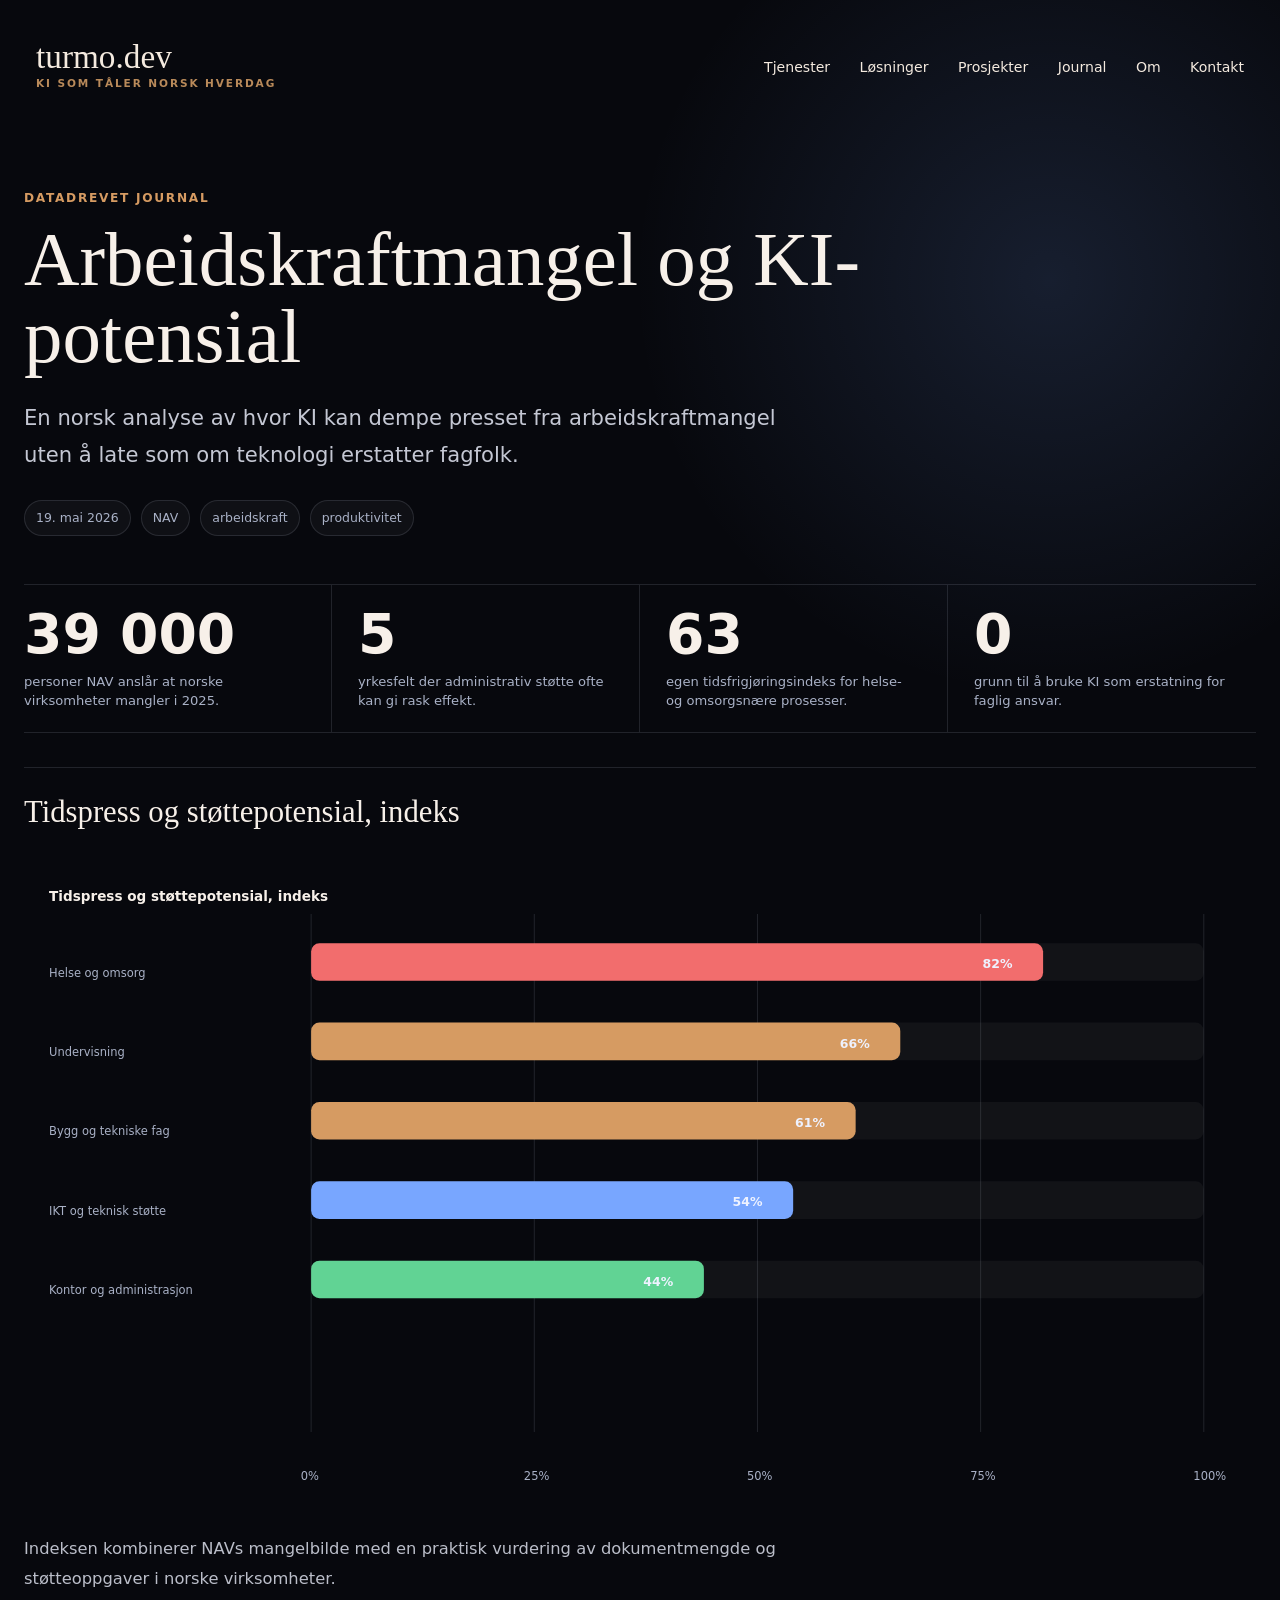
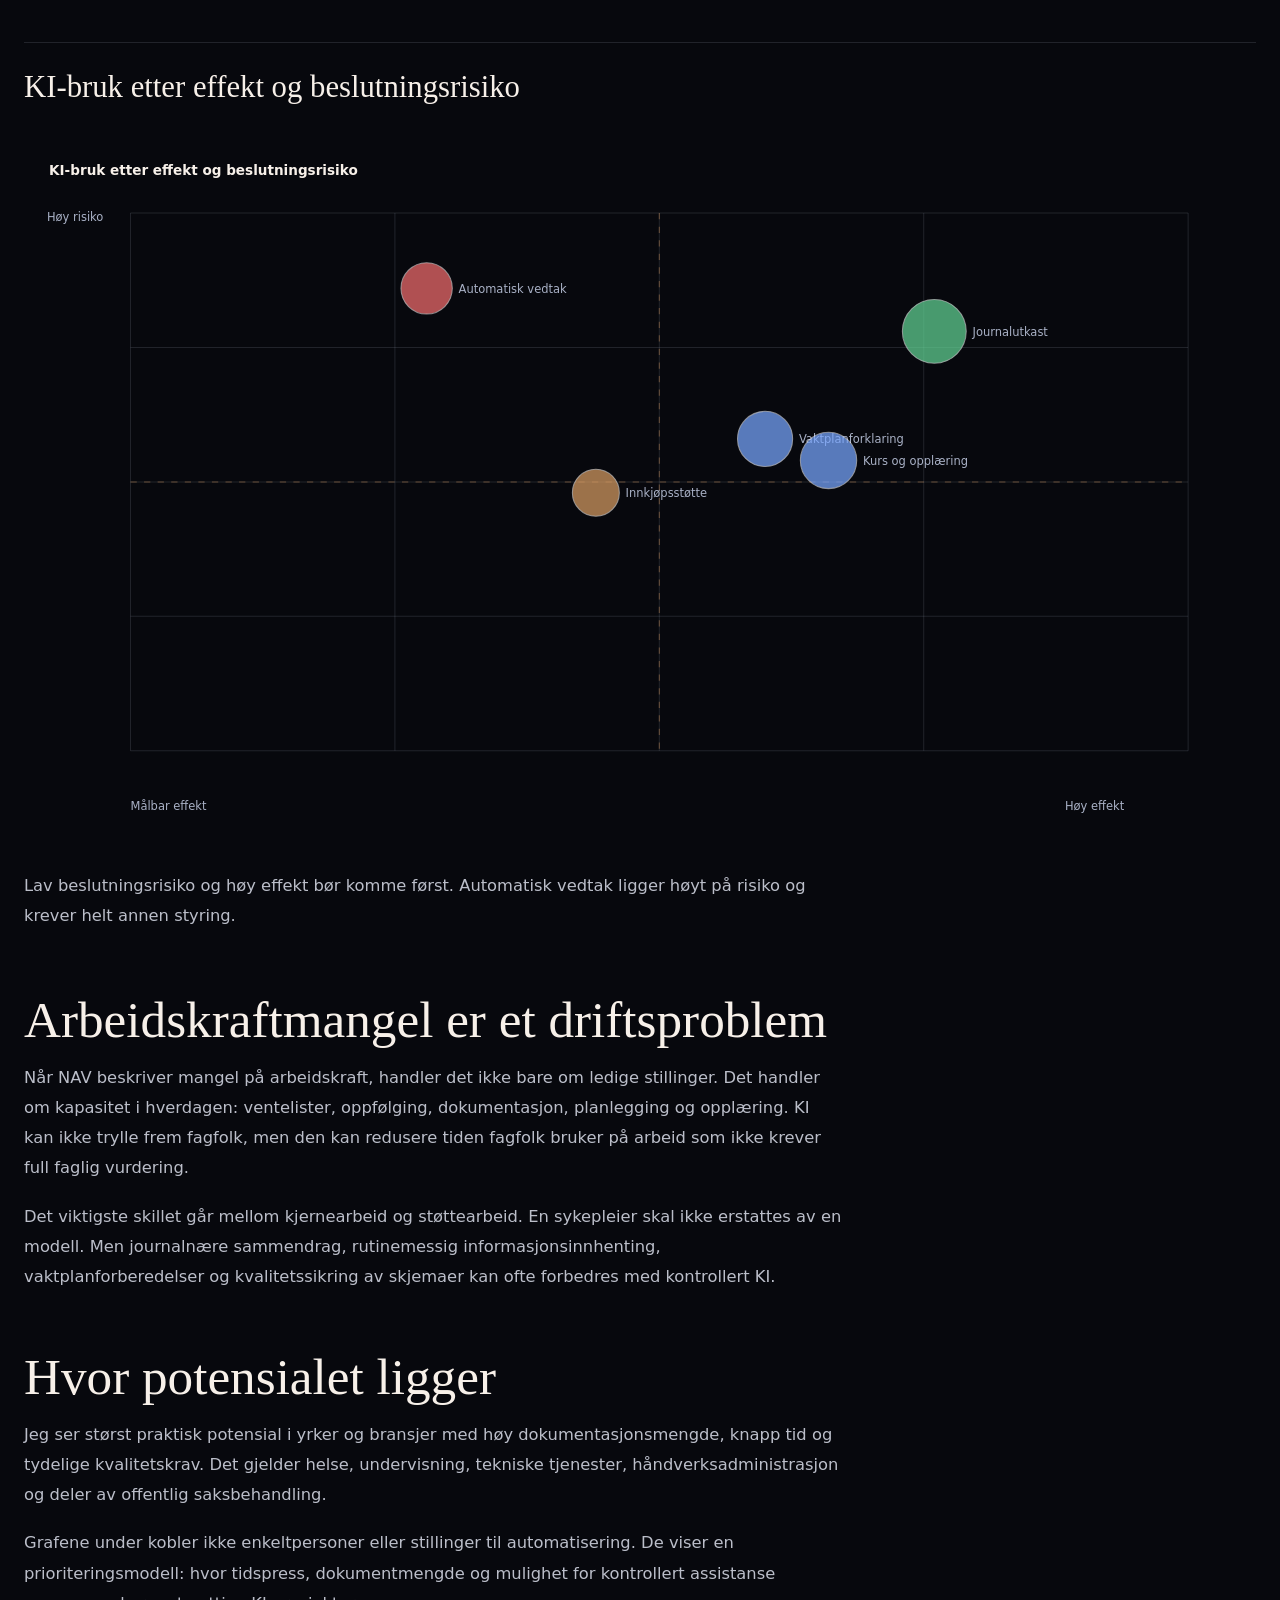
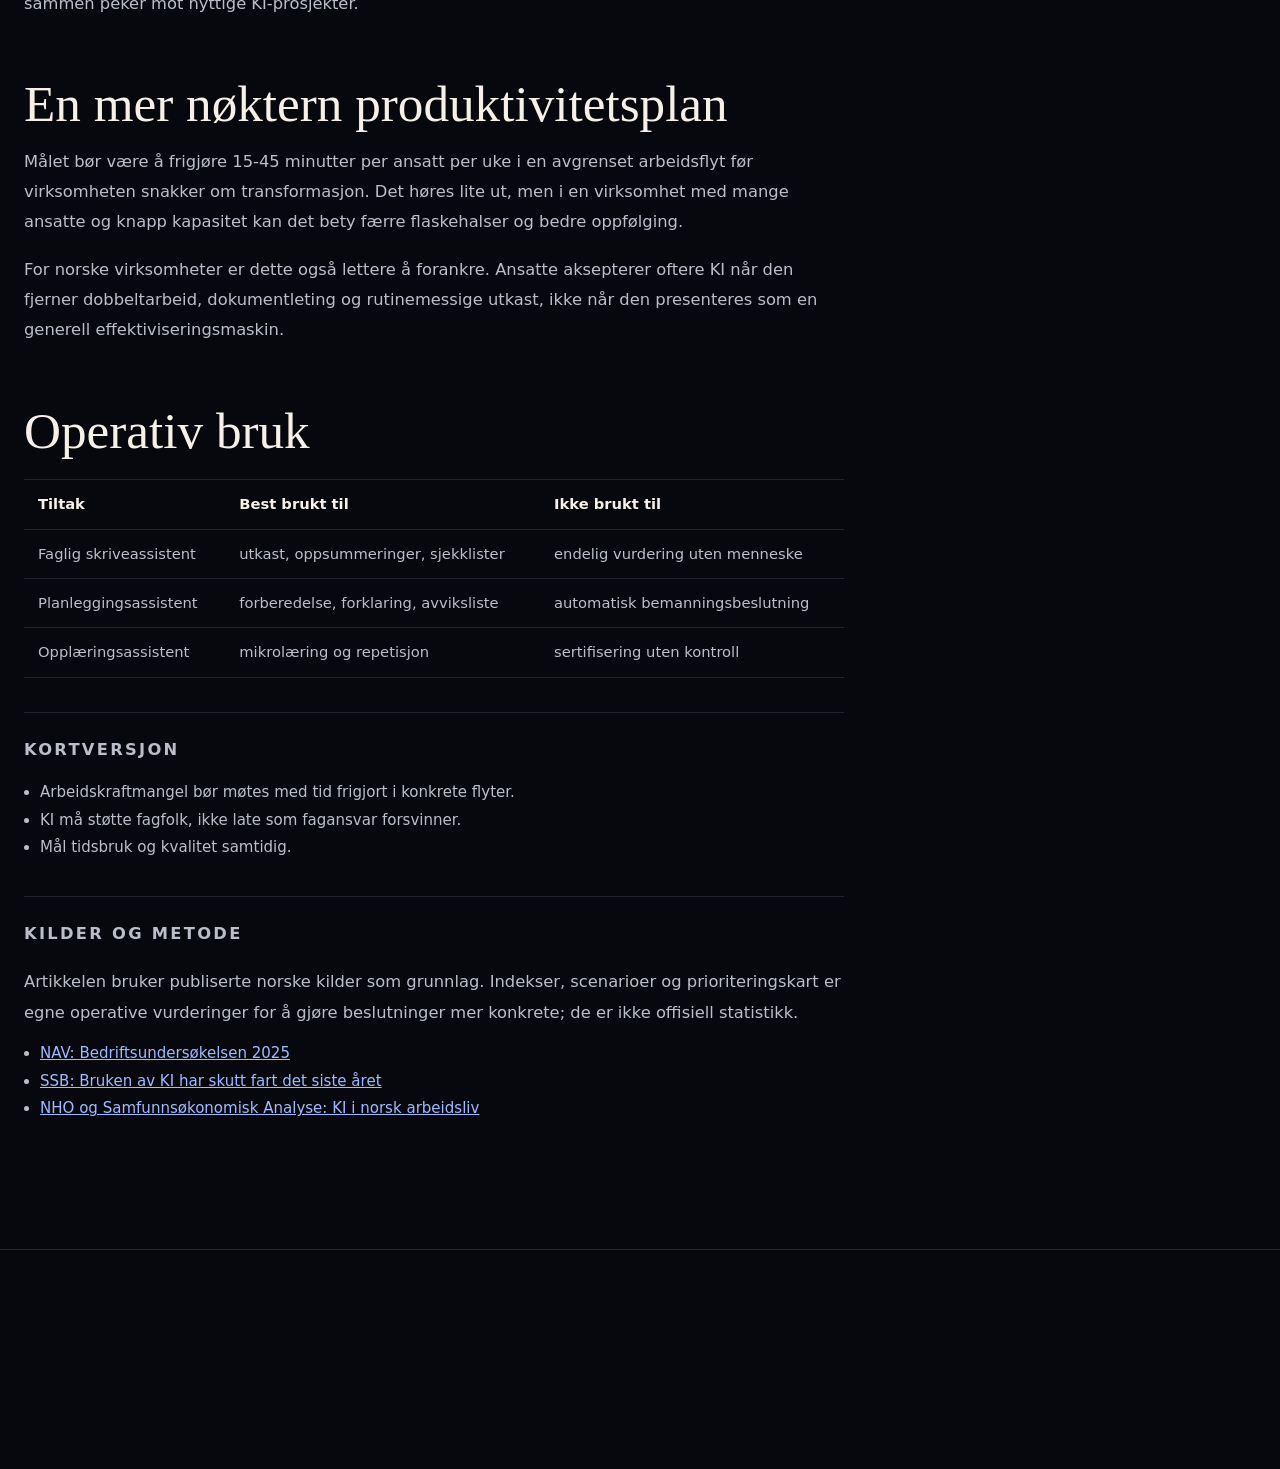
<file: blog/innlegg/arbeidskraftmangel-og-ki-potensial.html>
<!doctype html>
<html lang="nb">
<head>
  <meta charset="utf-8">
  <meta name="viewport" content="width=device-width, initial-scale=1">
  <title>Arbeidskraftmangel og KI-potensial - turmo.dev</title>
  <meta name="description" content="En norsk analyse av hvor KI kan dempe presset fra arbeidskraftmangel uten å late som om teknologi erstatter fagfolk.">
  <meta name="author" content="Ola Turmo">
  <meta name="robots" content="index,follow,max-image-preview:large,max-snippet:-1">
  <meta name="theme-color" content="#07080d">
  <link rel="canonical" href="https://turmo.dev/blog/innlegg/arbeidskraftmangel-og-ki-potensial">
  <link rel="icon" href="/favicon.ico" sizes="32x32">
  <meta property="og:site_name" content="turmo.dev">
  <meta property="og:title" content="Arbeidskraftmangel og KI-potensial">
  <meta property="og:description" content="NAVs mangeldata koblet til en praktisk vurdering av hvor KI kan frigjøre tid i pressede yrker.">
  <meta property="og:type" content="article">
  <meta property="og:locale" content="nb_NO">
  <meta property="og:url" content="https://turmo.dev/blog/innlegg/arbeidskraftmangel-og-ki-potensial">
  <meta property="og:image" content="https://turmo.dev/assets/blog/arbeidskraftmangel-og-ki-potensial.svg">
  <meta name="twitter:card" content="summary_large_image">
  <meta name="twitter:title" content="Arbeidskraftmangel og KI-potensial">
  <meta name="twitter:description" content="NAVs mangeldata koblet til en praktisk vurdering av hvor KI kan frigjøre tid i pressede yrker.">
  <meta name="twitter:image" content="https://turmo.dev/assets/blog/arbeidskraftmangel-og-ki-potensial.svg">
  <link rel="preload" href="/assets/blog/arbeidskraftmangel-og-ki-potensial.svg" as="image" type="image/svg+xml">
  <link rel="stylesheet" href="/styles.css">
  <link rel="stylesheet" href="/blog/innlegg/research-articles.css">
  <script type="application/ld+json">{
  "@context": "https://schema.org",
  "@type": "BlogPosting",
  "headline": "Arbeidskraftmangel og KI-potensial",
  "description": "En norsk analyse av hvor KI kan dempe presset fra arbeidskraftmangel uten å late som om teknologi erstatter fagfolk.",
  "datePublished": "2026-05-19",
  "dateModified": "2026-05-19",
  "inLanguage": "nb-NO",
  "author": {
    "@type": "Person",
    "name": "Ola Turmo"
  },
  "publisher": {
    "@type": "Organization",
    "name": "turmo.dev",
    "url": "https://turmo.dev/"
  },
  "mainEntityOfPage": "https://turmo.dev/blog/innlegg/arbeidskraftmangel-og-ki-potensial",
  "image": "https://turmo.dev/assets/blog/arbeidskraftmangel-og-ki-potensial.svg",
  "keywords": "NAV, arbeidskraft, produktivitet",
  "isBasedOn": [
    "https://www.nav.no/no/nav-og-samfunn/kunnskap/analyser-fra-nav/nyheter/bedriftsundersokelsen-2025",
    "https://www.ssb.no/teknologi-og-innovasjon/informasjons-og-kommunikasjonsteknologi-ikt/statistikk/bruk-av-ikt-i-naeringslivet/artikler/bruken-av-ki-har-skutt-fart-det-siste-aret",
    "https://www.nho.no/tema/digitalisering-og-ikt/artikler/kunstig-intelligens/"
  ]
}</script>
</head>
<body class="research-article">
  <header class="site-header">
    <a class="brand" href="/">
      <span class="brand__name">turmo.dev</span>
      <span class="brand__sub">KI som tåler norsk hverdag</span>
    </a>
    <nav class="site-nav" aria-label="Hovedmeny">
      <a href="/#tjenester">Tjenester</a>
      <a href="/#losninger">Løsninger</a>
      <a href="/#prosjekter">Prosjekter</a>
      <a href="/blog/">Journal</a>
      <a href="/#om">Om</a>
      <a href="/#kontakt">Kontakt</a>
    </nav>
  </header>

  <main>
    <section class="research-shell research-hero">
      <div>
        <p class="research-kicker">Datadrevet journal</p>
        <h1>Arbeidskraftmangel og KI-potensial</h1>
        <p class="research-deck">En norsk analyse av hvor KI kan dempe presset fra arbeidskraftmangel uten å late som om teknologi erstatter fagfolk.</p>
        <div class="research-meta-row">
          <time class="research-chip" datetime="2026-05-19">19. mai 2026</time>
          <span class="research-chip">NAV</span>
<span class="research-chip">arbeidskraft</span>
<span class="research-chip">produktivitet</span>
        </div>
      </div>
      <figure class="research-cover">
        <img src="/assets/blog/arbeidskraftmangel-og-ki-potensial.svg" alt="Grafisk cover for Arbeidskraftmangel og KI-potensial" width="1200" height="900" fetchpriority="high">
      </figure>
    </section>

    <div class="research-shell research-grid">
      <article class="research-body">
        <div class="metric-grid"><div class="metric-card"><strong>39 000</strong><span>personer NAV anslår at norske virksomheter mangler i 2025.</span></div>
<div class="metric-card"><strong>5</strong><span>yrkesfelt der administrativ støtte ofte kan gi rask effekt.</span></div>
<div class="metric-card"><strong>63</strong><span>egen tidsfrigjøringsindeks for helse- og omsorgsnære prosesser.</span></div>
<div class="metric-card"><strong>0</strong><span>grunn til å bruke KI som erstatning for faglig ansvar.</span></div></div>
        <div class="chart-grid"><section class="chart-card" id="graf-1">
  <h3>Tidspress og støttepotensial, indeks</h3>
  <div data-chart="pressure" data-title="Tidspress og støttepotensial, indeks" data-x="Målbar effekt" data-xmax="Høy effekt" data-ymax="Høy risiko"></div>
  <p class="chart-note">Indeksen kombinerer NAVs mangelbilde med en praktisk vurdering av dokumentmengde og støtteoppgaver i norske virksomheter.</p>
</section>
<section class="chart-card" id="graf-2">
  <h3>KI-bruk etter effekt og beslutningsrisiko</h3>
  <div data-chart="leverage" data-title="KI-bruk etter effekt og beslutningsrisiko" data-x="Målbar effekt" data-xmax="Høy effekt" data-ymax="Høy risiko"></div>
  <p class="chart-note">Lav beslutningsrisiko og høy effekt bør komme først. Automatisk vedtak ligger høyt på risiko og krever helt annen styring.</p>
</section></div>
        <h2 id="arbeidskraftmangel-er-et-driftsproblem">Arbeidskraftmangel er et driftsproblem</h2>
<p>Når NAV beskriver mangel på arbeidskraft, handler det ikke bare om ledige stillinger. Det handler om kapasitet i hverdagen: ventelister, oppfølging, dokumentasjon, planlegging og opplæring. KI kan ikke trylle frem fagfolk, men den kan redusere tiden fagfolk bruker på arbeid som ikke krever full faglig vurdering.</p>
<p>Det viktigste skillet går mellom kjernearbeid og støttearbeid. En sykepleier skal ikke erstattes av en modell. Men journalnære sammendrag, rutinemessig informasjonsinnhenting, vaktplanforberedelser og kvalitetssikring av skjemaer kan ofte forbedres med kontrollert KI.</p>
<h2 id="hvor-potensialet-ligger">Hvor potensialet ligger</h2>
<p>Jeg ser størst praktisk potensial i yrker og bransjer med høy dokumentasjonsmengde, knapp tid og tydelige kvalitetskrav. Det gjelder helse, undervisning, tekniske tjenester, håndverksadministrasjon og deler av offentlig saksbehandling.</p>
<p>Grafene under kobler ikke enkeltpersoner eller stillinger til automatisering. De viser en prioriteringsmodell: hvor tidspress, dokumentmengde og mulighet for kontrollert assistanse sammen peker mot nyttige KI-prosjekter.</p>
<h2 id="en-mer-n-ktern-produktivitetsplan">En mer nøktern produktivitetsplan</h2>
<p>Målet bør være å frigjøre 15-45 minutter per ansatt per uke i en avgrenset arbeidsflyt før virksomheten snakker om transformasjon. Det høres lite ut, men i en virksomhet med mange ansatte og knapp kapasitet kan det bety færre flaskehalser og bedre oppfølging.</p>
<p>For norske virksomheter er dette også lettere å forankre. Ansatte aksepterer oftere KI når den fjerner dobbeltarbeid, dokumentleting og rutinemessige utkast, ikke når den presenteres som en generell effektiviseringsmaskin.</p>
        <h2 id="operativ-bruk">Operativ bruk</h2>
        <table class="research-table"><thead><tr><th>Tiltak</th><th>Best brukt til</th><th>Ikke brukt til</th></tr></thead><tbody><tr><td>Faglig skriveassistent</td><td>utkast, oppsummeringer, sjekklister</td><td>endelig vurdering uten menneske</td></tr><tr><td>Planleggingsassistent</td><td>forberedelse, forklaring, avviksliste</td><td>automatisk bemanningsbeslutning</td></tr><tr><td>Opplæringsassistent</td><td>mikrolæring og repetisjon</td><td>sertifisering uten kontroll</td></tr></tbody></table>
        <aside class="takeaway-card">
          <p class="research-label">Kortversjon</p>
          <ul><li>Arbeidskraftmangel bør møtes med tid frigjort i konkrete flyter.</li><li>KI må støtte fagfolk, ikke late som fagansvar forsvinner.</li><li>Mål tidsbruk og kvalitet samtidig.</li></ul>
        </aside>
        <section class="source-card" id="kilder">
          <p class="research-label">Kilder og metode</p>
          <p>Artikkelen bruker publiserte norske kilder som grunnlag. Indekser, scenarioer og prioriteringskart er egne operative vurderinger for å gjøre beslutninger mer konkrete; de er ikke offisiell statistikk.</p>
          <ul><li><a href="https://www.nav.no/no/nav-og-samfunn/kunnskap/analyser-fra-nav/nyheter/bedriftsundersokelsen-2025" rel="noopener">NAV: Bedriftsundersøkelsen 2025</a></li>
<li><a href="https://www.ssb.no/teknologi-og-innovasjon/informasjons-og-kommunikasjonsteknologi-ikt/statistikk/bruk-av-ikt-i-naeringslivet/artikler/bruken-av-ki-har-skutt-fart-det-siste-aret" rel="noopener">SSB: Bruken av KI har skutt fart det siste året</a></li>
<li><a href="https://www.nho.no/tema/digitalisering-og-ikt/artikler/kunstig-intelligens/" rel="noopener">NHO og Samfunnsøkonomisk Analyse: KI i norsk arbeidsliv</a></li></ul>
        </section>
      </article>
      <aside class="research-aside" aria-label="Innhold">
        <h2>Innhold</h2>
        <a href="#arbeidskraftmangel-er-et-driftsproblem">Arbeidskraftmangel er et driftsproblem</a><a href="#hvor-potensialet-ligger">Hvor potensialet ligger</a><a href="#en-mer-n-ktern-produktivitetsplan">En mer nøktern produktivitetsplan</a><a href="#kilder">Kilder og metode</a>
      </aside>
    </div>
  </main>

  <footer class="site-footer divider" id="kontakt">
    <div class="container footer__inner">
      <a class="brand" href="/">
        <span class="brand__name">turmo.dev</span>
        <span class="brand__sub">KI som tåler norsk hverdag</span>
      </a>
      <p>Jeg integrerer KI.<br>Du skaper verdien.<br><a href="mailto:ola@turmo.dev">ola@turmo.dev</a></p>
      <div class="footer__links" aria-label="Sosiale lenker">
        <a href="https://www.linkedin.com/in/olaturmo/" rel="noopener">LinkedIn</a>
        <a href="https://x.com/turmo_dev" rel="noopener">X</a>
        <a href="https://github.com/Ola-Turmo" rel="noopener">GitHub</a>
        <a href="https://www.youtube.com/@turmo_dev" rel="noopener">YouTube</a>
      </div>
    </div>
    <div class="container footer__bottom">
      <small>© 2026 turmo.dev</small>
      <div><a href="mailto:ola@turmo.dev?subject=Kontakt%20turmo.dev">Send e-post</a></div>
    </div>
  </footer>
  <script type="application/json" id="article-data">{"charts":{"pressure":{"type":"bars","data":[{"label":"Helse og omsorg","value":82,"color":"#f26d6d"},{"label":"Undervisning","value":66,"color":"#d69b62"},{"label":"Bygg og tekniske fag","value":61,"color":"#d69b62"},{"label":"IKT og teknisk støtte","value":54,"color":"#78a6ff"},{"label":"Kontor og administrasjon","value":44,"color":"#61d394"}]},"leverage":{"type":"quadrant","data":[{"label":"Journalutkast","x":76,"y":78,"size":62,"color":"#61d394"},{"label":"Vaktplanforklaring","x":60,"y":58,"size":48,"color":"#78a6ff"},{"label":"Kurs og opplæring","x":66,"y":54,"size":50,"color":"#78a6ff"},{"label":"Innkjøpsstøtte","x":44,"y":48,"size":35,"color":"#d69b62"},{"label":"Automatisk vedtak","x":28,"y":86,"size":42,"color":"#f26d6d"}]}}}</script>
  <script src="/blog/innlegg/research-article.js" defer></script>
</body>
</html>
</file>
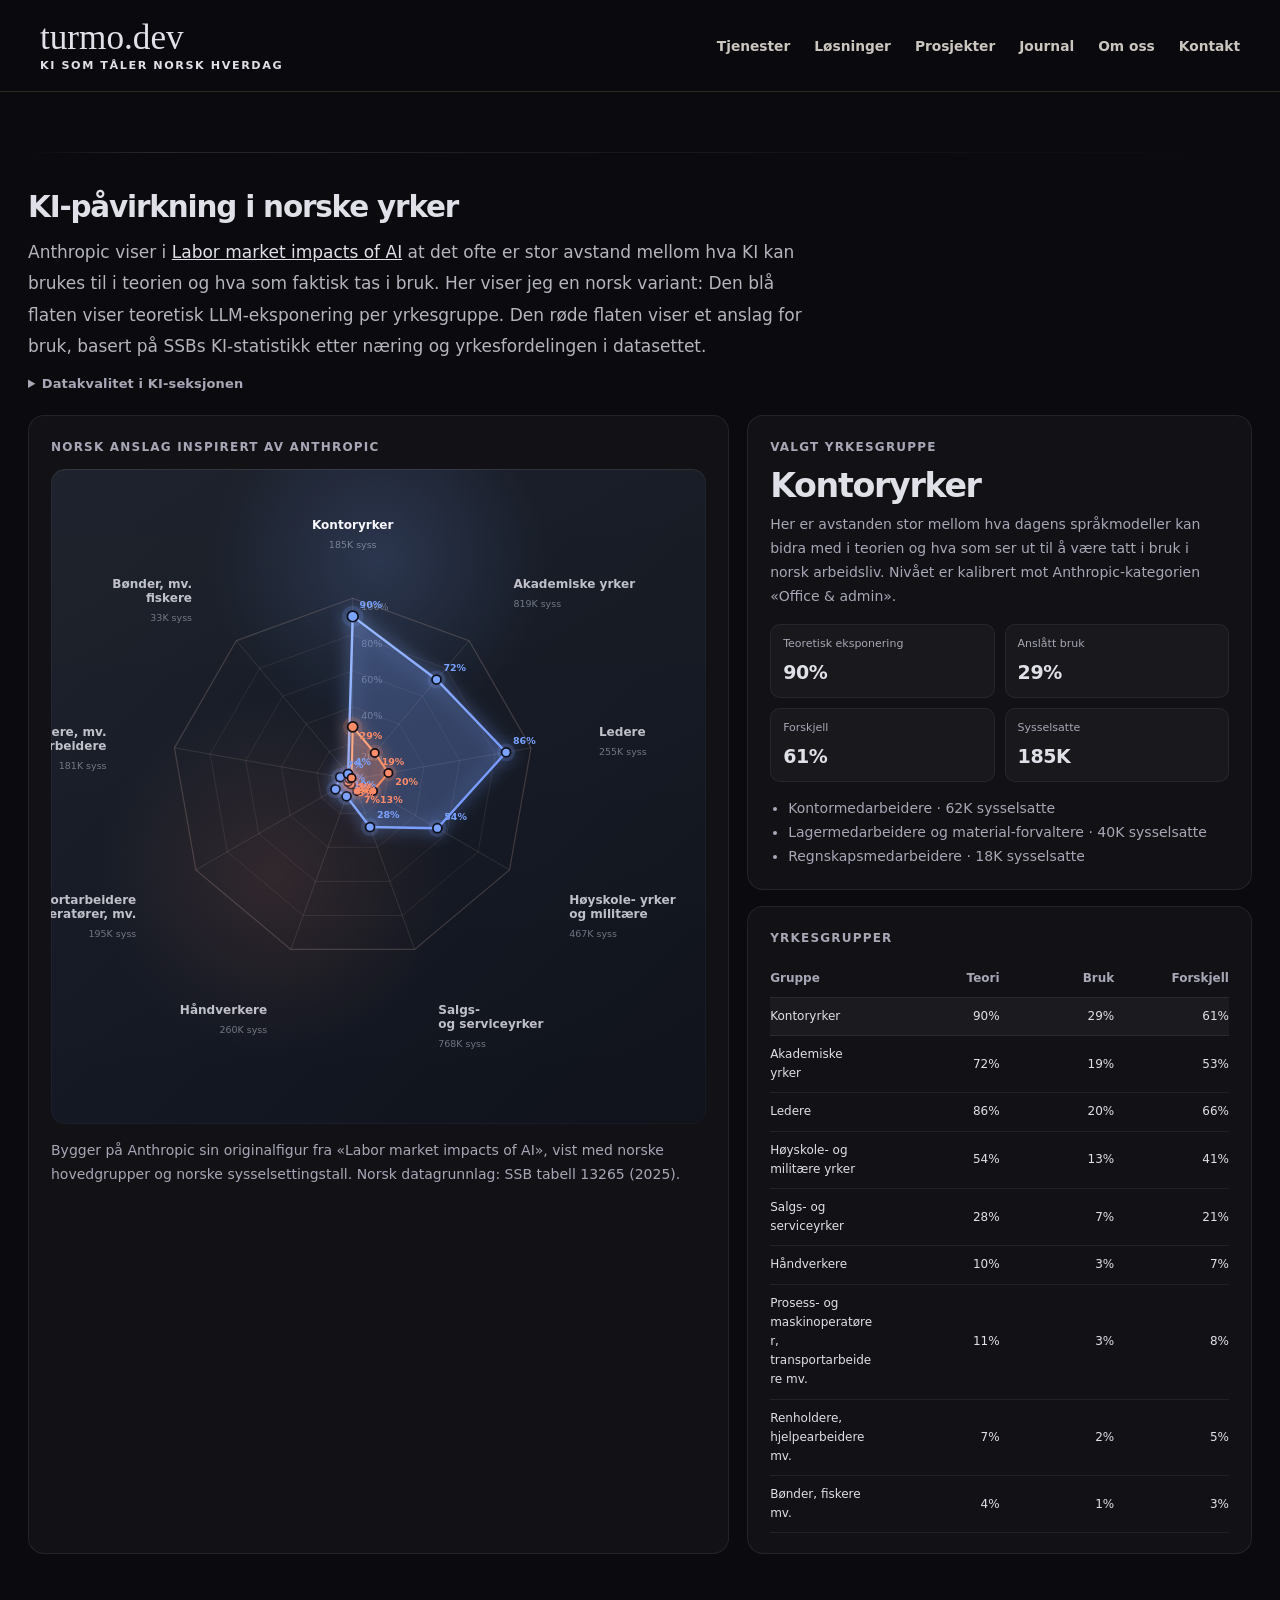
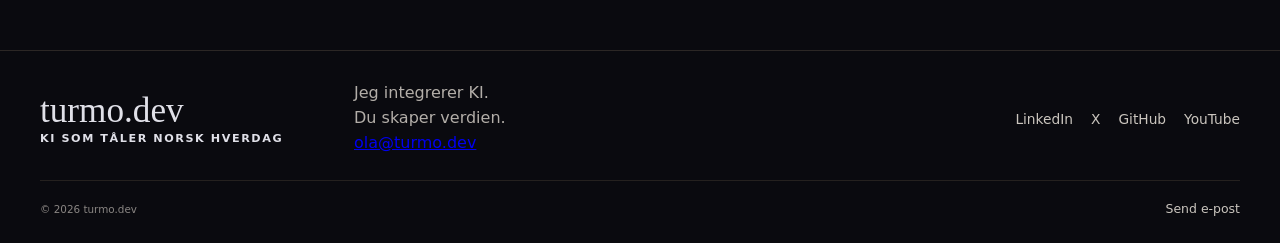
<file: blog/innlegg/ki-anslag-og-sporsmal.html>
<!DOCTYPE html>
<html lang="nb">
<head>
<meta charset="UTF-8">
<meta name="viewport" content="width=device-width, initial-scale=1.0">
<title>KI-påvirkning i norske yrker - turmo.dev</title>
<meta name="description" content="Radarplot, nøkkeltall og tabell som sammenligner teoretisk LLM-eksponering med anslått KI-bruk i norske yrkesgrupper.">
<meta name="keywords" content="turmo.dev, KI-påvirkning, norske yrker, LLM-eksponering, SSB, arbeidsliv, radarplot, generativ KI">
<meta name="author" content="Ola Turmo">
<meta name="creator" content="Ola Turmo">
<meta name="application-name" content="turmo.dev">
<meta name="apple-mobile-web-app-title" content="turmo.dev">
<meta name="robots" content="index,follow,max-image-preview:large,max-snippet:-1,max-video-preview:-1">
<meta name="googlebot" content="index,follow,max-image-preview:large">
<meta name="format-detection" content="telephone=no,address=no,email=no">
<meta name="theme-color" content="#0a0a0f">
<meta name="referrer" content="strict-origin-when-cross-origin">
<link rel="canonical" href="https://turmo.dev/blog/innlegg/ki-anslag-og-sporsmal">
<link rel="alternate" hreflang="nb-NO" href="https://turmo.dev/blog/innlegg/ki-anslag-og-sporsmal">
<link rel="alternate" hreflang="x-default" href="https://turmo.dev/blog/innlegg/ki-anslag-og-sporsmal">
<meta property="og:site_name" content="turmo.dev">
<meta property="og:title" content="KI-påvirkning i norske yrker">
<meta property="og:description" content="Grafisk analyse av KI-påvirkning i norske yrker, med radarplot, nøkkeltall og metodeforbehold basert på norske yrkesdata.">
<meta property="og:type" content="article">
<meta property="og:locale" content="nb_NO">
<meta property="og:url" content="https://turmo.dev/blog/innlegg/ki-anslag-og-sporsmal">
<meta property="og:image" content="https://turmo.dev/assets/og-image.png">
<meta property="og:image:type" content="image/png">
<meta property="og:image:width" content="1200">
<meta property="og:image:height" content="630">
<meta property="og:image:alt" content="KI-påvirkning i norske yrker på turmo.dev med mørke interaktive grafer og norske forklaringer">
<meta name="twitter:card" content="summary_large_image">
<meta name="twitter:url" content="https://turmo.dev/blog/innlegg/ki-anslag-og-sporsmal">
<meta name="twitter:title" content="KI-påvirkning i norske yrker">
<meta name="twitter:description" content="Grafisk analyse av KI-påvirkning i norske yrker, med radarplot, nøkkeltall og metodeforbehold basert på norske yrkesdata.">
<meta name="twitter:image" content="https://turmo.dev/assets/og-image.png">
<meta name="twitter:image:alt" content="KI-påvirkning i norske yrker på turmo.dev">
<link rel="icon" type="image/png" href="favicon-32.png" sizes="32x32">
<script type="application/ld+json">
{
  "@context": "https://schema.org",
  "@graph": [
    {
      "@type": "WebSite",
      "@id": "https://turmo.dev/#website",
      "url": "https://turmo.dev/",
      "name": "turmo.dev",
      "inLanguage": "nb-NO",
      "description": "Et visuelt prosjekt med norsk arbeidsmarkedsanalyse og egen global modellbenchmarking."
    },
    {
      "@type": "WebPage",
      "@id": "https://turmo.dev/blog/innlegg/ki-anslag-og-sporsmal#webpage",
      "url": "https://turmo.dev/blog/innlegg/ki-anslag-og-sporsmal",
      "name": "KI-påvirkning i norske yrker - turmo.dev",
      "isPartOf": {
        "@id": "https://turmo.dev/#website"
      },
      "about": [
        "Norsk arbeidsmarked",
        "SSB Statbank",
        "SSB Klass",
        "Yrkesdata",
        "KI og arbeidsliv"
      ],
      "inLanguage": "nb-NO",
      "primaryImageOfPage": {
        "@type": "ImageObject",
        "url": "https://turmo.dev/assets/og-image.png"
      },
      "description": "Grafisk analyse av KI-påvirkning i norske yrker med radarplot, nøkkeltall og metodeforbehold."
    },
    {
      "@type": "Dataset",
      "@id": "https://turmo.dev/blog/innlegg/ki-anslag-og-sporsmal#dataset",
      "name": "turmo.dev – norsk arbeidsmarkedsdatasett",
      "description": "Norsk arbeidsmarkedsdatasett med sysselsetting, månedslønn, utdanning, endring over tid, ledighetskontekst og et tydelig merket KI-anslag.",
      "inLanguage": "nb-NO",
      "creator": {
        "@type": "Person",
        "name": "Ola Turmo"
      },
      "url": "https://turmo.dev/blog/innlegg/ki-anslag-og-sporsmal",
      "isBasedOn": [
        "https://github.com/karpathy/jobs",
        "https://www.ssb.no/",
        "https://www.anthropic.com/research/labor-market-impacts"
      ],
      "distribution": {
        "@type": "DataDownload",
        "contentUrl": "https://turmo.dev/blog/innlegg/ai-impact-data.js",
        "encodingFormat": "application/json"
      },
      "keywords": [
        "SSB",
        "yrker",
        "sysselsetting",
        "månedslønn",
        "arbeidsmarked",
        "KI"
      ]
    },
    {
      "@type": "FAQPage",
      "@id": "https://turmo.dev/blog/innlegg/ki-anslag-og-sporsmal#faq",
      "mainEntity": [
        {
          "@type": "Question",
          "name": "Bruker hovedkartet amerikanske BLS-tall?",
          "acceptedAnswer": {
            "@type": "Answer",
            "text": "Nei. Hovedkartet bygger på norske tall fra SSB Statbank og SSB Klass. Det som er videreført fra originalrepoet er først og fremst visualiseringsformen og den lette, statiske arkitekturen."
          }
        },
        {
          "@type": "Question",
          "name": "Er endring et prognoselag slik som i den amerikanske originalen?",
          "acceptedAnswer": {
            "@type": "Answer",
            "text": "Nei. Endring viser historisk utvikling i sysselsetting siden 2019 i norske data. Det er ikke en norsk erstatning for BLS Outlook."
          }
        },
        {
          "@type": "Question",
          "name": "Er KI-seksjonen basert på direkte målt bruk per yrke i Norge?",
          "acceptedAnswer": {
            "@type": "Answer",
            "text": "Nei. KI-seksjonen viser et tydelig merket norsk anslag. Den kombinerer en teoretisk LLM-eksponeringsmodell med SSBs næringsvise statistikk om KI-bruk, men den måler ikke faktisk KI-bruk direkte per yrke."
          }
        },
        {
          "@type": "Question",
          "name": "Finnes det fortsatt amerikanske tall i KI-grafen?",
          "acceptedAnswer": {
            "@type": "Answer",
            "text": "Ja, i den nederste KI-grafen brukes en tydelig merket kalibrering mot Anthropic sin opprinnelige figur for å få samme kategori-profil. Norske etiketter, sysselsettingstall og yrkeseksempler er fortsatt hentet fra dette norske datasettet."
          }
        }
      ]
    },
    {
      "@type": "BlogPosting",
      "@id": "https://turmo.dev/blog/innlegg/ki-anslag-og-sporsmal#article",
      "headline": "KI-påvirkning i norske yrker",
      "description": "Radarplot, nøkkeltall og tabell som sammenligner teoretisk LLM-eksponering med anslått KI-bruk i norske yrkesgrupper.",
      "url": "https://turmo.dev/blog/innlegg/ki-anslag-og-sporsmal",
      "inLanguage": "nb-NO",
      "datePublished": "2026-05-07",
      "dateModified": "2026-05-19",
      "author": {"@type": "Person", "name": "Ola Turmo"},
      "publisher": {"@type": "Organization", "name": "turmo.dev", "url": "https://turmo.dev/"},
      "image": "https://turmo.dev/assets/og-image.png",
      "mainEntityOfPage": {"@id": "https://turmo.dev/blog/innlegg/ki-anslag-og-sporsmal#webpage"}
    }
  ]
}
</script>
<style>
*, *::before, *::after { margin: 0; padding: 0; box-sizing: border-box; }

html {
  overflow-x: clip;
}

.sr-only {
  position: absolute;
  width: 1px;
  height: 1px;
  padding: 0;
  margin: -1px;
  overflow: hidden;
  clip: rect(0, 0, 0, 0);
  white-space: nowrap;
  border: 0;
}

:root {
  --bg: #0a0a0f;
  --bg2: #12121a;
  --fg: #e0e0e8;
  --fg2: #a7a7b6;
  --hero-shell-max: 370px;
}

body {
  background: var(--bg);
  color: var(--fg);
  font-family: "Manrope", -apple-system, BlinkMacSystemFont, "Segoe UI", system-ui, sans-serif;
  line-height: 1.6;
  overflow-x: clip;
  text-rendering: optimizeLegibility;
  -webkit-font-smoothing: antialiased;
  -moz-osx-font-smoothing: grayscale;
}

#wrapper {
  max-width: 1400px;
  width: 100%;
  margin: 0 auto;
  padding-top: 0;
  padding-bottom: 180px;
  overflow-x: clip;
}

#header {
  position: relative;
  padding: 0 28px 16px;
  flex-shrink: 0;
  max-width: 100%;
  overflow-x: clip;
}

.intro {
  max-width: 860px;
  min-width: 0;
  margin-bottom: 32px;
}

.hero {
  display: flex;
  align-items: flex-start;
  justify-content: center;
  min-height: 100dvh;
  margin-bottom: 56px;
  padding-inline: 20px;
}

.hero-copy {
  display: none;
}

.hero-media {
  position: relative;
  display: flex;
  align-items: flex-start;
  justify-content: center;
  min-width: 0;
  width: 100%;
}

.hero-video-shell {
  position: relative;
  width: min(100%, var(--hero-shell-max));
  aspect-ratio: 9 / 16;
  border-radius: 28px;
  overflow: hidden;
  border: 1px solid rgba(255,255,255,0.08);
  background:
    radial-gradient(circle at 18% 16%, rgba(255,140,105,0.18), transparent 32%),
    radial-gradient(circle at 80% 12%, rgba(122,162,255,0.12), transparent 28%),
    linear-gradient(160deg, #13151d 0%, #0f1118 44%, #0b0b10 100%);
  box-shadow:
    inset 0 1px 0 rgba(255,255,255,0.06),
    0 30px 80px rgba(0,0,0,0.34);
}

.hero-video-shell::before {
  content: "";
  position: absolute;
  inset: 0;
  background:
    linear-gradient(180deg, rgba(10,10,15,0.12), rgba(10,10,15,0.58)),
    linear-gradient(90deg, rgba(255,255,255,0.05) 0, rgba(255,255,255,0.02) 1px, transparent 1px, transparent 20px),
    linear-gradient(180deg, rgba(255,255,255,0.035) 0, rgba(255,255,255,0.01) 1px, transparent 1px, transparent 20px);
  background-size: auto, 20px 20px, 20px 20px;
  pointer-events: none;
  z-index: 1;
}

.hero-poster {
  position: absolute;
  inset: 0;
  width: 100%;
  height: 100%;
  object-fit: cover;
  opacity: 0.9;
  transform: scale(1.02);
}

.hero-video {
  position: absolute;
  inset: 0;
  width: 100%;
  height: 100%;
  object-fit: cover;
  opacity: 0;
  transition: opacity 0.45s ease, transform 0.8s cubic-bezier(0.16, 1, 0.3, 1);
  transform: scale(1.015);
  z-index: 2;
}

.hero-video-shell.is-ready .hero-video {
  opacity: 0.96;
}

.hero-video-shell.is-playing .hero-video {
  transform: scale(1);
}

.hero-video-shell.is-ended .hero-video {
  opacity: 0.96;
}

.thinking-banner {
  position: fixed;
  left: 50%;
  top: var(--thinking-banner-top, calc(100dvh - 96px));
  bottom: auto;
  z-index: 35;
  width: min(calc(100vw - 28px), var(--hero-shell-max));
  display: flex;
  align-items: flex-start;
  justify-content: flex-start;
  gap: 10px;
  padding: 10px 14px 11px;
  border-radius: 22px;
  border: 1px solid rgba(255,255,255,0.18);
  background:
    linear-gradient(135deg, rgba(18,20,28,0.94), rgba(11,12,18,0.9)),
    radial-gradient(circle at 18% 20%, rgba(255,140,105,0.12), transparent 32%);
  box-shadow:
    inset 0 1px 0 rgba(255,255,255,0.14),
    inset 0 0 0 1px rgba(255,255,255,0.05),
    0 24px 64px rgba(0,0,0,0.34);
  backdrop-filter: blur(18px);
  -webkit-backdrop-filter: blur(18px);
  opacity: 0;
  pointer-events: none;
  transform: translate(-50%, 20px);
  transition:
    opacity 0.32s ease,
    transform 0.42s cubic-bezier(0.16, 1, 0.3, 1),
    top 0.22s linear,
    width 0.32s ease,
    border-radius 0.32s ease;
}

body.has-thinking-banner .thinking-banner {
  opacity: 1;
  pointer-events: auto;
  transform: translate(-50%, 0);
}

.thinking-banner.is-docked {
  top: 14px;
  width: min(calc(100vw - 28px), var(--hero-shell-max));
  border-radius: 18px;
}

.thinking-banner-copy {
  min-width: 0;
  width: 100%;
  display: grid;
  gap: 4px;
}

.thinking-banner-head {
  display: inline-flex;
  align-items: flex-start;
  gap: 8px;
  width: 100%;
}

.thinking-banner-arrow {
  flex: 0 0 auto;
  position: relative;
  width: 14px;
  height: 8px;
  opacity: 0.9;
  margin-top: 5px;
}

.thinking-banner-arrow::before,
.thinking-banner-arrow::after {
  content: "";
  position: absolute;
  top: 3px;
  width: 8px;
  height: 1.5px;
  border-radius: 999px;
  background: linear-gradient(90deg, rgba(255,140,105,0.9), rgba(122,162,255,0.8));
}

.thinking-banner-arrow::before {
  left: 0;
  transform: rotate(32deg);
  transform-origin: left center;
}

.thinking-banner-arrow::after {
  right: 0;
  transform: rotate(-32deg);
  transform-origin: right center;
}

.thinking-banner-title {
  margin-top: 0;
  flex: 1 1 auto;
  font-size: clamp(0.86rem, 0.92vw, 0.96rem);
  font-weight: 800;
  letter-spacing: -0.03em;
  line-height: 1.08;
  color: #f0f1f6;
}

.thinking-banner-text {
  margin-top: 0;
  max-width: 64ch;
  font-size: 12px;
  line-height: 1.35;
  color: rgba(224,224,232,0.74);
  display: -webkit-box;
  -webkit-box-orient: vertical;
  -webkit-line-clamp: 2;
  overflow: hidden;
}

.intro-head {
  display: flex;
  align-items: baseline;
  justify-content: space-between;
  gap: 18px 24px;
  flex-wrap: wrap;
  margin-bottom: 18px;
}

.intro h1 {
  font-size: clamp(2rem, 3vw, 2.75rem);
  font-weight: 800;
  letter-spacing: -0.045em;
  line-height: 1.02;
  margin: 0;
  min-width: 0;
  overflow-wrap: anywhere;
}

.intro-links {
  display: flex;
  align-items: center;
  gap: 12px;
  flex-wrap: wrap;
}

.intro-links a {
  font-size: 13px;
  font-weight: 600;
  letter-spacing: 0.01em;
  color: var(--fg2);
  text-decoration: none;
}

.intro-links a:hover { text-decoration: underline; }

.intro p {
  max-width: 68ch;
  font-size: 17px;
  line-height: 1.86;
  color: rgba(224,224,232,0.8);
  margin-bottom: 16px;
}

.intro a { color: rgba(224,224,232,0.9); }
.intro strong, .intro b { color: var(--fg); font-weight: 600; }

.intro details {
  max-width: 76ch;
  margin: 14px 0;
}

.intro summary {
  font-size: 13px;
  font-weight: 600;
  letter-spacing: 0.01em;
  color: var(--fg2);
  cursor: pointer;
  user-select: none;
}

.intro summary:hover { color: var(--fg); }

.intro .prompt-box {
  margin-top: 8px;
  background: rgba(0,0,0,0.3);
  border: 1px solid rgba(255,255,255,0.06);
  border-radius: 6px;
  padding: 12px 16px;
  font-family: "SF Mono", "Menlo", "Consolas", monospace;
  font-size: 11px;
  line-height: 1.5;
  color: var(--fg2);
  max-height: 260px;
  overflow-y: auto;
  white-space: pre-wrap;
  word-break: break-word;
}

.drawer-panel {
  margin-top: 12px;
  padding: 18px 20px 16px;
  background: rgba(255,255,255,0.03);
  border: 1px solid rgba(255,255,255,0.08);
  border-radius: 14px;
  max-width: 100%;
  overflow-wrap: anywhere;
}

.drawer-panel p,
.drawer-panel li {
  font-size: 14px;
  line-height: 1.74;
  color: rgba(224,224,232,0.78);
}

.drawer-panel p + p,
.drawer-panel ul + p,
.drawer-panel p + ul,
.drawer-panel ul + ul {
  margin-top: 10px;
}

.drawer-panel strong {
  color: var(--fg);
}

.drawer-panel h2 {
  font-size: 12px;
  font-weight: 600;
  text-transform: uppercase;
  letter-spacing: 0.08em;
  color: var(--fg);
  margin: 14px 0 6px;
}

.drawer-panel h2:first-child {
  margin-top: 0;
}

.drawer-panel ul {
  padding-left: 18px;
}

.stats-row {
  display: flex;
  flex-wrap: wrap;
  gap: 24px 34px;
  align-items: flex-start;
  padding-top: 8px;
  margin-bottom: 20px;
  min-width: 0;
}

.stat-section {
  display: flex;
  flex-direction: column;
  gap: 5px;
  min-width: 0;
}

.stat-section h3 {
  font-size: 12px;
  font-weight: 600;
  text-transform: uppercase;
  letter-spacing: 0.1em;
  color: var(--fg2);
}

.stat-big {
  font-size: 36px;
  font-weight: 800;
  letter-spacing: -0.03em;
  line-height: 1;
  overflow-wrap: anywhere;
}

.stat-label {
  font-size: 12px;
  color: var(--fg2);
}

.tier-bar { display: flex; flex-direction: column; gap: 3px; }
.tier-row { display: flex; align-items: center; gap: 8px; font-size: 13px; }
.tier-color { width: 10px; height: 10px; border-radius: 2px; flex-shrink: 0; }
.tier-name { flex: 1; color: var(--fg2); white-space: nowrap; }
.tier-jobs { text-align: right; white-space: nowrap; }
.tier-pct { text-align: right; width: 34px; color: var(--fg2); font-size: 12px; }

.histogram { display: flex; align-items: flex-end; gap: 2px; height: 54px; }
.histogram .bar { flex: 1; border-radius: 1px 1px 0 0; min-height: 1px; }
.hist-labels { display: flex; justify-content: space-between; font-size: 11px; color: var(--fg2); margin-top: 3px; }

.hbar-chart { display: flex; flex-direction: column; gap: 3px; }
.hbar-row { display: flex; align-items: center; gap: 8px; font-size: 13px; }
.hbar-label { width: 104px; flex-shrink: 0; color: var(--fg2); font-size: 12px; text-align: right; }
.hbar-track { flex: 1; height: 12px; background: rgba(255,255,255,0.04); border-radius: 2px; overflow: hidden; min-width: 36px; }
.hbar-fill { height: 100%; border-radius: 2px; }
.hbar-val { width: 62px; flex-shrink: 0; font-size: 12px; color: var(--fg); text-align: right; }

.controls-row {
  display: flex;
  align-items: flex-end;
  position: relative;
  gap: 16px;
  flex-wrap: wrap;
  margin-top: 30px;
  margin-bottom: 18px;
  padding-top: 24px;
  min-width: 0;
}

.controls-row::before {
  content: "";
  position: absolute;
  left: 0;
  right: 0;
  top: 0;
  height: 1px;
  background: linear-gradient(90deg, transparent, rgba(255,255,255,0.12) 10%, rgba(255,255,255,0.06) 50%, transparent);
}

.color-toggle {
  display: flex;
  gap: 6px;
  flex-wrap: wrap;
  min-width: 0;
}

.color-toggle button {
  padding: 8px 15px;
  font-size: 13px;
  font-weight: 600;
  border: 1px solid rgba(255,255,255,0.1);
  border-radius: 8px;
  background: transparent;
  color: var(--fg2);
  cursor: pointer;
  transition: all 0.15s;
}

.color-toggle button.active {
  background: rgba(255,255,255,0.08);
  color: var(--fg);
  border-color: rgba(255,255,255,0.2);
}

.color-toggle button:hover:not(.active) {
  background: rgba(255,255,255,0.04);
}

.gradient-legend {
  display: flex;
  align-items: center;
  gap: 8px;
  font-size: 12px;
  color: var(--fg2);
}

.gradient-legend canvas { border-radius: 2px; }

.map-drawer {
  margin-top: 10px;
}

.map-drawer summary {
  font-size: 13px;
  font-weight: 600;
  letter-spacing: 0.01em;
  color: var(--fg2);
  cursor: pointer;
  user-select: none;
}

.map-drawer summary:hover {
  color: var(--fg);
}

.map-drawer-panel {
  margin-top: 12px;
}

.treemap-text-alt {
  margin-top: 14px;
}

.treemap-text-alt summary {
  font-size: 13px;
  font-weight: 600;
  letter-spacing: 0.01em;
  color: var(--fg2);
  cursor: pointer;
  user-select: none;
}

.treemap-text-alt summary:hover {
  color: var(--fg);
}

.treemap-text-alt-panel {
  margin-top: 12px;
}

.treemap-text-alt-table-wrap {
  overflow-x: auto;
}

.treemap-text-alt-table {
  width: 100%;
  border-collapse: collapse;
  font-size: 13px;
}

.treemap-text-alt-table th,
.treemap-text-alt-table td {
  padding: 10px 0;
  border-bottom: 1px solid rgba(255,255,255,0.08);
  text-align: left;
  vertical-align: top;
}

.treemap-text-alt-table th {
  color: var(--fg2);
  font-weight: 600;
}

.benchmark-table-drawer {
  margin-top: 6px;
}

.benchmark-table-drawer summary {
  font-size: 13px;
  font-weight: 600;
  letter-spacing: 0.01em;
  color: var(--fg2);
  cursor: pointer;
  user-select: none;
}

.benchmark-table-drawer summary:hover {
  color: var(--fg);
}

.benchmark-table-drawer-panel {
  margin-top: 12px;
}

.geo-picker select {
  min-width: 180px;
  padding: 7px 10px;
  border-radius: 4px;
  border: 1px solid rgba(255,255,255,0.12);
  background: rgba(255,255,255,0.03);
  color: var(--fg);
  font-size: 13px;
}

canvas#canvas {
  display: block;
  cursor: default;
  max-width: 100%;
  margin-top: 6px;
  border-radius: 18px;
  clip-path: inset(0 round 18px);
  touch-action: manipulation;
}

#tooltip {
  position: fixed;
  pointer-events: none;
  background: var(--bg2);
  border: 1px solid rgba(255,255,255,0.12);
  border-radius: 8px;
  padding: 12px 16px;
  font-size: 13px;
  line-height: 1.5;
  max-width: 360px;
  opacity: 0;
  transition: opacity 0.12s;
  z-index: 20;
  box-shadow: 0 8px 32px rgba(0,0,0,0.6);
}

#tooltip.visible { opacity: 1; }
#tooltip .tt-title { font-weight: 600; font-size: 14px; margin-bottom: 6px; color: #fff; }
#tooltip .tt-highlight { font-size: 12px; margin-bottom: 8px; }
#tooltip .tt-stats { display: grid; grid-template-columns: auto auto; gap: 2px 12px; font-size: 12px; }
#tooltip .tt-stats .label { color: var(--fg2); }
#tooltip .tt-stats .value { color: var(--fg); text-align: right; }
#tooltip .tt-rationale { font-size: 11px; color: var(--fg2); margin-top: 8px; line-height: 1.4; border-top: 1px solid rgba(255,255,255,0.06); padding-top: 8px; }

.analysis-section {
  position: relative;
  margin-top: 46px;
  padding: 40px 28px 0;
  max-width: 100%;
  overflow-x: clip;
}

.analysis-section::before {
  content: "";
  position: absolute;
  left: 28px;
  right: 28px;
  top: 0;
  height: 1px;
  background: linear-gradient(90deg, transparent, rgba(255,255,255,0.12) 10%, rgba(255,255,255,0.06) 50%, transparent);
}

.analysis-section h2 {
  font-size: clamp(1.75rem, 2.3vw, 2.2rem);
  font-weight: 800;
  letter-spacing: -0.04em;
  line-height: 1.04;
  margin-bottom: 14px;
  overflow-wrap: anywhere;
}

.analysis-section details {
  margin-top: 12px;
}

.analysis-section summary {
  font-size: 13px;
  font-weight: 600;
  letter-spacing: 0.01em;
  color: var(--fg2);
  cursor: pointer;
  user-select: none;
}

.analysis-section summary:hover {
  color: var(--fg);
}

.section-lead {
  max-width: 72ch;
  font-size: 17px;
  line-height: 1.84;
  color: rgba(224,224,232,0.8);
}

.section-lead a,
.impact-note a {
  color: var(--fg);
}

.impact-grid {
  display: grid;
  grid-template-columns: minmax(0, 1.25fr) minmax(320px, 0.9fr);
  gap: 18px;
  margin-top: 20px;
  min-width: 0;
}

.impact-card {
  background: rgba(255,255,255,0.03);
  border: 1px solid rgba(255,255,255,0.08);
  border-radius: 16px;
  padding: 22px 22px 20px;
  min-width: 0;
  overflow: hidden;
}

.impact-card h3 {
  font-size: 12px;
  font-weight: 600;
  text-transform: uppercase;
  letter-spacing: 0.1em;
  color: var(--fg2);
  margin-bottom: 12px;
}

.impact-legend {
  display: flex;
  flex-wrap: wrap;
  gap: 12px 16px;
  margin-top: 8px;
  font-size: 12px;
  color: var(--fg2);
}

.impact-legend-item {
  display: inline-flex;
  align-items: center;
  gap: 8px;
}

.impact-legend-swatch {
  width: 22px;
  height: 8px;
  border-radius: 999px;
}

.impact-radar-wrap {
  position: relative;
  overflow: hidden;
  min-width: 0;
  border-radius: 14px;
  background:
    radial-gradient(circle at 50% 14%, rgba(122,162,255,0.18), transparent 26%),
    radial-gradient(circle at 34% 62%, rgba(255,140,105,0.12), transparent 30%),
    linear-gradient(180deg, rgba(255,255,255,0.02), rgba(255,255,255,0)),
    linear-gradient(135deg, #1a1f29 0%, #141924 42%, #10131b 100%);
  box-shadow:
    inset 0 1px 0 rgba(255,255,255,0.06),
    inset 0 0 0 1px rgba(255,255,255,0.03);
}

#impactRadar {
  width: 100%;
  height: auto;
  display: block;
}

.impact-side {
  display: flex;
  flex-direction: column;
  gap: 16px;
  min-width: 0;
}

.impact-focus h3,
.impact-table-wrap h3 {
  margin-bottom: 12px;
}

.impact-focus-name {
  font-size: clamp(1.7rem, 2.6vw, 2.3rem);
  font-weight: 800;
  letter-spacing: -0.04em;
  line-height: 1.05;
  overflow-wrap: anywhere;
}

.impact-focus-copy {
  margin-top: 8px;
  font-size: 14px;
  line-height: 1.72;
  color: var(--fg2);
}

.impact-mini-stats {
  display: grid;
  grid-template-columns: repeat(2, minmax(0, 1fr));
  gap: 10px;
  margin-top: 16px;
}

.impact-mini-stat {
  padding: 10px 12px;
  background: rgba(255,255,255,0.03);
  border: 1px solid rgba(255,255,255,0.06);
  border-radius: 10px;
}

.impact-mini-stat .label {
  display: block;
  font-size: 11px;
  color: var(--fg2);
  margin-bottom: 4px;
}

.impact-mini-stat .value {
  font-size: 19px;
  font-weight: 700;
  letter-spacing: -0.02em;
}

.impact-focus ul {
  margin-top: 14px;
  padding-left: 18px;
  color: var(--fg2);
  font-size: 14px;
  line-height: 1.72;
}

.impact-table {
  width: 100%;
  border-collapse: collapse;
  font-size: 12px;
  table-layout: fixed;
}

.impact-table th,
.impact-table td {
  padding: 9px 0;
  border-bottom: 1px solid rgba(255,255,255,0.07);
  text-align: right;
}

.impact-table th:first-child,
.impact-table td:first-child {
  text-align: left;
  padding-right: 10px;
  word-break: break-word;
}

.impact-table th {
  color: var(--fg2);
  font-weight: 600;
}

.impact-table tbody tr {
  cursor: pointer;
  transition: background 0.15s;
}

.impact-table tbody tr:hover,
.impact-table tbody tr.active {
  background: rgba(255,255,255,0.04);
}

.impact-note {
  margin-top: 14px;
  font-size: 14px;
  line-height: 1.72;
  color: var(--fg2);
}

#impactTooltip {
  position: fixed;
  pointer-events: none;
  background: var(--bg2);
  border: 1px solid rgba(255,255,255,0.12);
  border-radius: 8px;
  padding: 10px 12px;
  font-size: 12px;
  line-height: 1.5;
  max-width: 260px;
  opacity: 0;
  transition: opacity 0.12s;
  z-index: 21;
  box-shadow: 0 8px 32px rgba(0,0,0,0.55);
}

#impactTooltip.visible {
  opacity: 1;
}

.benchmark-section {
  margin-top: 56px;
}

.benchmark-shell {
  margin-top: 22px;
}

.benchmark-tabs,
.benchmark-tools {
  display: flex;
  flex-wrap: wrap;
  gap: 10px;
}

.benchmark-tools {
  margin-top: 14px;
  align-items: end;
}

.benchmark-tab,
.benchmark-toggle {
  border: 1px solid rgba(255,255,255,0.1);
  background: rgba(255,255,255,0.02);
  color: var(--fg2);
  border-radius: 999px;
  padding: 10px 16px;
  font-size: 13px;
  font-weight: 700;
  letter-spacing: 0.01em;
  cursor: pointer;
  transition: background 0.18s ease, color 0.18s ease, border-color 0.18s ease, transform 0.18s ease;
}

.benchmark-tab:hover,
.benchmark-toggle:hover {
  background: rgba(255,255,255,0.05);
  color: var(--fg);
}

.benchmark-tab:active,
.benchmark-toggle:active {
  transform: translateY(1px);
}

.benchmark-tab.is-active,
.benchmark-toggle.is-active {
  background: rgba(255,255,255,0.08);
  color: var(--fg);
  border-color: rgba(255,255,255,0.18);
}

.benchmark-toggle[disabled] {
  opacity: 0.45;
  cursor: not-allowed;
}

.benchmark-search-wrap,
.benchmark-select-wrap {
  display: flex;
  flex-direction: column;
  gap: 6px;
  min-width: 0;
}

.benchmark-search-wrap span,
.benchmark-select-wrap span {
  font-size: 11px;
  font-weight: 700;
  text-transform: uppercase;
  letter-spacing: 0.12em;
  color: var(--fg2);
}

.benchmark-search-wrap input,
.benchmark-select-wrap select {
  min-height: 42px;
  padding: 10px 14px;
  border-radius: 14px;
  border: 1px solid rgba(255,255,255,0.1);
  background: rgba(255,255,255,0.03);
  color: var(--fg);
  font: inherit;
  outline: none;
}

.benchmark-search-wrap input {
  min-width: min(100%, 280px);
}

.benchmark-note {
  margin-top: 18px;
  padding: 16px 18px;
  border-radius: 16px;
  border: 1px solid rgba(255,255,255,0.08);
  background: rgba(255,255,255,0.03);
  color: rgba(224,224,232,0.8);
  font-size: 14px;
  line-height: 1.72;
}

.benchmark-stats {
  display: grid;
  grid-template-columns: repeat(4, minmax(0, 1fr));
  gap: 14px;
  margin-top: 18px;
}

.benchmark-stat {
  padding: 16px 18px;
  border-radius: 16px;
  border: 1px solid rgba(255,255,255,0.08);
  background: rgba(255,255,255,0.03);
}

.benchmark-stat-label {
  font-size: 11px;
  font-weight: 700;
  text-transform: uppercase;
  letter-spacing: 0.12em;
  color: var(--fg2);
}

.benchmark-stat-value {
  margin-top: 8px;
  font-size: clamp(1.55rem, 2.2vw, 2.15rem);
  font-weight: 800;
  letter-spacing: -0.04em;
  line-height: 1.04;
  color: var(--fg);
  overflow-wrap: anywhere;
}

.benchmark-stat-sub {
  margin-top: 6px;
  font-size: 13px;
  line-height: 1.65;
  color: var(--fg2);
}

.benchmark-grid {
  display: grid;
  grid-template-columns: minmax(0, 1.22fr) minmax(320px, 0.9fr);
  gap: 18px;
  margin-top: 18px;
}

.benchmark-panel {
  border-radius: 18px;
  border: 1px solid rgba(255,255,255,0.08);
  background: rgba(255,255,255,0.03);
  padding: 22px;
  min-width: 0;
}

.benchmark-panel h3 {
  font-size: 12px;
  font-weight: 700;
  text-transform: uppercase;
  letter-spacing: 0.12em;
  color: var(--fg2);
  margin-bottom: 12px;
}

.benchmark-panel-head {
  display: flex;
  justify-content: space-between;
  align-items: start;
  gap: 14px;
  margin-bottom: 10px;
}

.benchmark-legend {
  display: flex;
  flex-wrap: wrap;
  justify-content: flex-end;
  gap: 8px;
}

.benchmark-legend-item {
  display: inline-flex;
  align-items: center;
  gap: 8px;
  padding: 6px 10px;
  border-radius: 999px;
  background: rgba(255,255,255,0.03);
  border: 1px solid rgba(255,255,255,0.06);
  font-size: 11px;
  color: var(--fg2);
}

.benchmark-legend-dot {
  width: 9px;
  height: 9px;
  border-radius: 999px;
  flex-shrink: 0;
}

.benchmark-chart-wrap {
  position: relative;
  border-radius: 16px;
  overflow: hidden;
  background:
    radial-gradient(circle at 18% 18%, rgba(122,162,255,0.12), transparent 28%),
    radial-gradient(circle at 84% 22%, rgba(255,140,105,0.1), transparent 26%),
    linear-gradient(180deg, rgba(255,255,255,0.02), rgba(255,255,255,0)),
    linear-gradient(160deg, #131821 0%, #11151d 40%, #0e1016 100%);
  box-shadow:
    inset 0 1px 0 rgba(255,255,255,0.04),
    inset 0 0 0 1px rgba(255,255,255,0.03);
}

#benchmarkChart {
  width: 100%;
  height: auto;
  display: block;
}

.benchmark-side {
  display: flex;
  flex-direction: column;
  gap: 18px;
  min-width: 0;
}

.benchmark-focus-name {
  font-size: clamp(1.65rem, 2.4vw, 2.2rem);
  font-weight: 800;
  letter-spacing: -0.04em;
  line-height: 1.06;
  overflow-wrap: anywhere;
}

.benchmark-focus-copy,
.benchmark-footnote,
.benchmark-validation-copy {
  margin-top: 8px;
  font-size: 14px;
  line-height: 1.72;
  color: var(--fg2);
}

.benchmark-mini-stats {
  display: grid;
  grid-template-columns: repeat(2, minmax(0, 1fr));
  gap: 10px;
  margin-top: 16px;
}

.benchmark-mini-stat {
  padding: 11px 12px;
  border-radius: 12px;
  border: 1px solid rgba(255,255,255,0.06);
  background: rgba(255,255,255,0.03);
}

.benchmark-mini-stat .label {
  display: block;
  font-size: 11px;
  color: var(--fg2);
  margin-bottom: 4px;
}

.benchmark-mini-stat .value {
  font-size: 18px;
  font-weight: 700;
  letter-spacing: -0.02em;
}

.benchmark-focus-highlights {
  margin-top: 14px;
  padding-left: 18px;
  color: var(--fg2);
  font-size: 14px;
  line-height: 1.72;
}

.benchmark-table-wrap {
  overflow-x: auto;
}

.benchmark-table {
  width: 100%;
  border-collapse: collapse;
  font-size: 12px;
  table-layout: fixed;
}

.benchmark-table th,
.benchmark-table td {
  padding: 10px 0;
  border-bottom: 1px solid rgba(255,255,255,0.07);
  text-align: right;
  vertical-align: top;
}

.benchmark-table th:first-child,
.benchmark-table td:first-child,
.benchmark-table th:nth-child(2),
.benchmark-table td:nth-child(2),
.benchmark-table th:nth-child(3),
.benchmark-table td:nth-child(3) {
  text-align: left;
}

.benchmark-table th:first-child,
.benchmark-table td:first-child {
  width: 92px;
  padding-right: 10px;
}

.benchmark-table th:nth-child(2),
.benchmark-table td:nth-child(2) {
  width: 34%;
  padding-right: 12px;
  word-break: break-word;
}

.benchmark-table th {
  color: var(--fg2);
  font-weight: 700;
}

.benchmark-table tbody tr {
  cursor: pointer;
  transition: background 0.18s ease;
}

.benchmark-table tbody tr:hover,
.benchmark-table tbody tr.is-active {
  background: rgba(255,255,255,0.04);
}

.benchmark-validation {
  margin-top: 18px;
}

.benchmark-validation-summary {
  display: grid;
  grid-template-columns: repeat(4, minmax(0, 1fr));
  gap: 10px;
  margin-top: 12px;
}

.benchmark-validation-chip {
  padding: 12px 14px;
  border-radius: 12px;
  border: 1px solid rgba(255,255,255,0.06);
  background: rgba(255,255,255,0.03);
}

.benchmark-validation-chip strong {
  display: block;
  font-size: 11px;
  text-transform: uppercase;
  letter-spacing: 0.12em;
  color: var(--fg2);
  margin-bottom: 4px;
}

.benchmark-validation-chip span {
  font-size: 19px;
  font-weight: 700;
  letter-spacing: -0.02em;
  color: var(--fg);
}

#benchmarkTooltip {
  position: fixed;
  pointer-events: none;
  background: var(--bg2);
  border: 1px solid rgba(255,255,255,0.12);
  border-radius: 10px;
  padding: 10px 12px;
  font-size: 12px;
  line-height: 1.56;
  max-width: 280px;
  opacity: 0;
  transition: opacity 0.12s ease;
  z-index: 22;
  box-shadow: 0 10px 36px rgba(0,0,0,0.52);
}

#benchmarkTooltip.visible {
  opacity: 1;
}

@media (max-width: 900px) {
  :root {
    --hero-shell-max: 332px;
  }
  #header { padding: 0 18px 12px; }
  .hero {
    min-height: 100dvh;
    margin-bottom: 34px;
    padding-inline: 14px;
  }
  .hero-video-shell { margin: 0 auto; }
  .stats-row { gap: 18px 22px; }
  .analysis-section {
    margin-top: 40px;
    padding: 34px 18px 0;
  }
  .analysis-section::before {
    left: 18px;
    right: 18px;
  }
  .impact-grid { grid-template-columns: 1fr; }
  .impact-mini-stats { grid-template-columns: 1fr 1fr; }
  .benchmark-stats {
    grid-template-columns: 1fr 1fr;
  }
  .benchmark-grid {
    grid-template-columns: 1fr;
  }
  .benchmark-panel-head {
    flex-direction: column;
    align-items: start;
  }
  .benchmark-legend {
    justify-content: flex-start;
  }
  .benchmark-validation-summary {
    grid-template-columns: 1fr 1fr;
  }
  .thinking-banner {
    width: min(calc(100vw - 24px), var(--hero-shell-max));
    top: var(--thinking-banner-top, calc(100dvh - 92px));
    padding: 9px 12px 10px;
    gap: 10px;
  }
  .thinking-banner.is-docked {
    top: 10px;
    width: min(calc(100vw - 24px), var(--hero-shell-max));
  }
}

@media (max-width: 640px) {
  :root {
    --hero-shell-max: 100vw;
  }
  #header { padding: 0 14px 10px; }
  .hero {
    min-height: 100dvh;
    margin-bottom: 24px;
    margin-inline: -14px;
    padding-inline: 0;
  }
  .hero-media {
    width: 100vw;
    max-width: 100vw;
  }
  .hero-video-shell {
    width: 100%;
    max-width: none;
    border-radius: 22px;
  }
  .thinking-banner {
    width: 100vw;
    top: var(--thinking-banner-top, calc(100dvh - 96px));
    gap: 8px;
    padding: 8px 10px 9px;
    border-radius: 18px;
    align-items: flex-start;
  }
  .thinking-banner.is-docked {
    top: 8px;
    width: 100vw;
    border-radius: 16px;
  }
  .thinking-banner-head {
    gap: 7px;
  }
  .thinking-banner-arrow {
    margin-top: 4px;
  }
  .thinking-banner-title {
    margin-top: 1px;
    font-size: 13px;
  }
  .thinking-banner-text {
    font-size: 11px;
    line-height: 1.35;
    -webkit-line-clamp: 2;
  }
  .thinking-banner-kicker {
    align-self: flex-start;
    padding: 6px 8px;
    font-size: 10px;
  }
  .intro {
    margin-bottom: 20px;
    max-width: 100%;
  }
  .intro-head {
    align-items: flex-start;
    gap: 8px;
    margin-bottom: 14px;
  }
  .intro h1 {
    font-size: 24px;
    line-height: 1.04;
    width: 100%;
    overflow-wrap: anywhere;
  }
  .intro-links {
    width: 100%;
    gap: 10px;
  }
  .intro-links a {
    font-size: 12px;
  }
  .intro p {
    font-size: 15px;
    line-height: 1.74;
    margin-bottom: 13px;
  }
  .intro summary {
    font-size: 13px;
  }
  .drawer-panel {
    padding: 14px 14px 12px;
  }
  .drawer-panel p,
  .drawer-panel li {
    font-size: 13px;
    line-height: 1.68;
  }
  .controls-row {
    gap: 10px;
    align-items: stretch;
    margin-top: 24px;
    padding-top: 18px;
  }
  .color-toggle {
    width: 100%;
  }
  .color-toggle button {
    flex: 1 1 calc(50% - 4px);
    text-align: center;
    padding: 8px 10px;
  }
  .gradient-legend {
    width: 100%;
    justify-content: flex-start;
  }
  .stats-row {
    display: grid;
    grid-template-columns: 1fr 1fr;
    gap: 12px 14px;
  }
  .stat-section {
    min-width: 0;
  }
  .stat-big {
    font-size: 22px;
    line-height: 1.08;
    overflow-wrap: anywhere;
  }
  .stat-label {
    font-size: 11px;
  }
  .tier-row,
  .hbar-row {
    font-size: 12px;
  }
  .tier-name,
  .hbar-label {
    white-space: normal;
  }
  .hbar-label {
    width: 92px;
  }
  .hbar-val {
    width: 52px;
  }
  .analysis-section {
    margin-top: 34px;
    padding: 28px 14px 0;
  }
  .analysis-section::before {
    left: 14px;
    right: 14px;
  }
  .analysis-section h2 {
    font-size: 24px;
  }
  .section-lead {
    font-size: 15px;
    line-height: 1.74;
  }
  .impact-card {
    padding: 14px 14px 12px;
  }
  #impactRadar {
    width: 100%;
    max-width: 100%;
  }
  .impact-focus-name {
    font-size: 20px;
  }
  .impact-focus-copy,
  .impact-focus ul,
  .impact-note {
    font-size: 13px;
    line-height: 1.68;
  }
  .impact-mini-stats {
    gap: 8px;
    margin-top: 14px;
  }
  .impact-mini-stat {
    padding: 9px 10px;
  }
  .impact-mini-stat .value {
    font-size: 17px;
  }
  .impact-table {
    font-size: 11px;
  }
  .impact-table th,
  .impact-table td {
    padding: 8px 0;
  }
  .impact-legend {
    gap: 10px 12px;
    font-size: 11px;
  }
  .impact-legend-swatch {
    width: 18px;
  }
  .benchmark-tools {
    gap: 10px;
  }
  .benchmark-search-wrap,
  .benchmark-select-wrap {
    width: 100%;
  }
  .benchmark-search-wrap input,
  .benchmark-select-wrap select {
    width: 100%;
    min-width: 0;
  }
  .benchmark-tab,
  .benchmark-toggle {
    padding: 9px 13px;
    font-size: 12px;
  }
  .benchmark-stats,
  .benchmark-validation-summary {
    grid-template-columns: 1fr;
  }
  .benchmark-panel {
    padding: 14px 14px 12px;
  }
  .benchmark-focus-name {
    font-size: 20px;
  }
  .benchmark-focus-copy,
  .benchmark-footnote,
  .benchmark-focus-highlights,
  .benchmark-note,
  .benchmark-validation-copy {
    font-size: 13px;
    line-height: 1.68;
  }
  .benchmark-mini-stats {
    gap: 8px;
  }
  .benchmark-table {
    font-size: 11px;
    min-width: 680px;
  }
  #tooltip {
    max-width: 250px;
    font-size: 12px;
    padding: 10px 12px;
  }
}

/* Article route: KI impact radar */
body.article-ai .hero,
body.article-ai #mapSection,
body.article-ai #benchmarkSection { display: none; }
body.article-ai #introSection { min-height: auto; margin-top: 64px; }
body.article-ai #introSection .intro-head h1 { font-size: clamp(2rem, 5vw, 3.3rem); }
body.article-ai #introSection .intro-head h1::before { content: "KI-påvirkning i norske yrker"; }
body.article-ai #introSection .intro-head h1 { font-size: 0; }
body.article-ai #introSection .intro-head h1::before { font-size: clamp(2rem, 5vw, 3.3rem); }


/* Article chrome and route split */
.article-shell-header {
  position: sticky;
  top: 0;
  z-index: 80;
  border-bottom: 1px solid rgba(224, 195, 150, 0.18);
  background: rgba(10, 10, 15, 0.92);
  backdrop-filter: blur(18px);
}
.article-shell-inner,
.article-shell-bottom {
  width: min(1200px, calc(100% - 40px));
  margin: 0 auto;
}
.article-shell-inner {
  display: flex;
  align-items: center;
  justify-content: space-between;
  gap: 28px;
  padding: 20px 0;
}
.article-brand {
  color: var(--fg);
  text-decoration: none;
  line-height: 1;
}
.article-brand-name {
  display: block;
  font-family: Georgia, 'Times New Roman', serif;
  font-size: clamp(1.55rem, 3vw, 2.2rem);
  letter-spacing: 0;
}
.article-brand-sub {
  display: block;
  margin-top: 5px;
  color: var(--accent);
  font-size: 0.7rem;
  font-weight: 700;
  letter-spacing: 0.14em;
  text-transform: uppercase;
}
.article-nav {
  display: flex;
  align-items: center;
  justify-content: flex-end;
  flex-wrap: wrap;
  gap: clamp(14px, 2vw, 24px);
}
.article-nav a,
.article-footer-links a,
.article-shell-bottom a {
  color: rgba(245, 239, 229, 0.82);
  text-decoration: none;
}
.article-nav a {
  font-size: 0.86rem;
  font-weight: 600;
}
.article-nav a:hover,
.article-footer-links a:hover,
.article-shell-bottom a:hover {
  color: var(--accent);
}
.article-shell-footer {
  margin-top: clamp(56px, 8vw, 96px);
  border-top: 1px solid rgba(224, 195, 150, 0.16);
  color: rgba(245, 239, 229, 0.72);
}
.article-footer-main {
  display: grid;
  grid-template-columns: minmax(180px, 0.8fr) minmax(180px, 1fr) minmax(260px, 1.4fr);
  gap: 28px;
  align-items: center;
  padding: 30px 0 24px;
}
.article-footer-main p {
  margin: 0;
  color: rgba(245, 239, 229, 0.72);
  line-height: 1.55;
}
.article-footer-links {
  display: flex;
  flex-wrap: wrap;
  justify-content: flex-end;
  gap: 18px;
  font-size: 0.86rem;
}
.article-shell-bottom {
  display: flex;
  align-items: center;
  justify-content: space-between;
  gap: 18px;
  border-top: 1px solid rgba(224, 195, 150, 0.12);
  padding: 18px 0 24px;
  font-size: 0.78rem;
  color: rgba(245, 239, 229, 0.54);
}
.article-shell-bottom div {
  display: flex;
  gap: 20px;
}
body.article-map .hero,
body.article-map .thinking-banner,
body.article-map #aiImpactSection,
body.article-map #benchmarkSection,
body.article-ai #header,
body.article-ai section[aria-labelledby='treemap-heading'],
body.article-ai #benchmarkSection,
body.article-benchmark #header,
body.article-benchmark section[aria-labelledby='treemap-heading'],
body.article-benchmark #aiImpactSection {
  display: none !important;
}
body.article-map #wrapper,
body.article-ai #wrapper,
body.article-benchmark #wrapper {
  padding-top: clamp(32px, 5vw, 60px);
  padding-bottom: 0;
}
body.article-map #introSection {
  min-height: auto;
  margin-top: 0;
}
body.article-ai #aiImpactSection,
body.article-benchmark #benchmarkSection {
  margin-top: 0;
}
body.article-ai .analysis-shell,
body.article-benchmark .benchmark-shell {
  margin-top: 0;
}
@media (max-width: 820px) {
  .article-shell-inner {
    align-items: flex-start;
    flex-direction: column;
    gap: 16px;
    padding: 18px 0;
  }
  .article-nav {
    justify-content: flex-start;
    gap: 12px 18px;
  }
  .article-footer-main {
    grid-template-columns: 1fr;
  }
  .article-footer-links {
    justify-content: flex-start;
  }
  .article-shell-bottom {
    align-items: flex-start;
    flex-direction: column;
  }
}

</style>
</head>
<body class="article-ai" data-article-view="ai">

<header class="article-shell-header">
  <div class="article-shell-inner">
    <a class="article-brand" href="/">
      <span class="article-brand-name">turmo.dev</span>
      <span class="article-brand-sub">KI som tåler norsk hverdag</span>
    </a>
    <nav class="article-nav" aria-label="Hovedmeny">
      <a href="/#tjenester">Tjenester</a>
      <a href="/#losninger">Løsninger</a>
      <a href="/#prosjekter">Prosjekter</a>
      <a href="/blog/">Journal</a>
      <a href="/#om">Om oss</a>
      <a href="/#kontakt">Kontakt</a>
    </nav>
  </div>
</header>


<main id="wrapper">
<header id="header">
  <div class="intro" id="introSection">
    <div class="intro-head">
      <h1>KI-påvirkning i norske yrker</h1>
      <div class="intro-links">
        <a href="https://github.com/Ola-Turmo/jobs">GitHub</a>
        <a href="https://github.com/karpathy/jobs">Original repo</a>
      </div>
    </div>
    <p><strong>To deler på samme side:</strong> Først får du en norsk arbeidsmarkedsanalyse med SSB-data. Lenger ned finner du en egen global benchmark-del for frontmodeller. De to delene bruker ulikt datagrunnlag og bør leses hver for seg.</p>
    <p>Utforsk det norske arbeidsmarkedet med åpne data fra <b>SSB Statbank</b> og <b>SSB Klass</b>. Hver rute er et yrke i STYRK. <b>Arealet</b> viser hvor mange som jobber i yrket, og <b>fargen</b> viser valgt lag: endring, månedslønn, andel med lang høyere utdanning, KI-påvirkning eller ledighetskontekst.</p>
    <p>Dette er en norsk videreutvikling av <a href="https://github.com/karpathy/jobs">karpathy/jobs</a>. Originalen brukte amerikanske BLS-data. Her er datagrunnlaget byttet ut med offisielle norske kilder, mens den enkle og lette formen er beholdt.</p>
    <p>Koden har også en egen pipeline for LLM-baserte fargelag. Du kan skrive en prompt, la modellen vurdere hvert yrke etter et valgt kriterium og bruke resultatet som et nytt fargelag i treemapet. Laget <b>KI-påvirkning</b> er ett eksempel. Det anslår hvor mye dagens språkmodeller kan endre ulike yrker. Den samme metoden kan også brukes på andre spørsmål, som robotisering, offshoring eller klimaeksponering.</p>
    <p>KI-laget er et grovt estimat, ikke en fasit. Høy score betyr ikke at et yrke forsvinner. Det betyr at arbeidsinnholdet kan bli mer påvirket av KI. Effekten avhenger også av etterspørsel, regulering, ansvar, trygghet og hvor viktig menneskelig kontakt er i yrket.</p>
    <p>Dette er et forskningsverktøy for utforsking og sammenligning. Det er ikke en sanntids jobbportal eller en full prognosemodell.</p>
    <details>
      <summary>Eksempel på prompt for KI-laget</summary>
      <div class="prompt-box">Du er en analytiker som vurderer hvor eksponert ulike yrker er for KI.

Du får en yrkesbeskrivelse og skal gi en samlet score fra 0 til 10.

Målet er å svare på dette: Hvor mye vil KI endre dette yrket? Vurder både direkte effekter, der KI overtar oppgaver som mennesker gjør i dag, og indirekte effekter, der hver arbeidstaker blir mer produktiv og behovet for arbeidskraft kan endre seg.

Et viktig signal er om arbeidsresultatet i hovedsak er digitalt. Yrker som kan utføres nesten fullt ut på en datamaskin, får som regel høy eksponering. Yrker som krever fysisk tilstedeværelse, håndlag eller tett menneskelig kontakt, får lavere eksponering.

Bruk denne skalaen:
0–1: Nesten ingen eksponering
2–3: Lav eksponering
4–5: Middels eksponering
6–7: Høy eksponering
8–9: Svært høy eksponering
10: Maksimal eksponering

Svar kun med JSON:
{"exposure": &lt;0-10&gt;, "rationale": "&lt;2-3 setninger om de viktigste grunnene&gt;"}</div>
    </details>
    <details>
      <summary>Metode og kilder</summary>
      <div class="drawer-panel">
        <p><strong>Kort fortalt:</strong> SSB er hovedkilden i denne versjonen. Når det ikke finnes en direkte tabell på samme detaljeringsnivå, viser jeg en avledet indikator og forklarer hvordan jeg har laget den.</p>

        <h2>Datagrunnlag</h2>
        <ul>
          <li><strong>11658</strong>: sysselsatte og månedslønn etter yrke</li>
          <li><strong>12849</strong>: sysselsatte etter utdanningsnivå og yrke</li>
          <li><strong>09789</strong>: sysselsatte etter næring og yrke</li>
          <li><strong>14306</strong>: ledige stillinger etter fylke og næring</li>
          <li><strong>13265</strong>: bruk av kunstig intelligens etter næring</li>
          <li><strong>Klass 7</strong>: STYRK-klassifikasjon</li>
        </ul>

        <h2>Slik leser du visualiseringen</h2>
        <ul>
          <li>Arealet i treemapet viser hvor mange som jobber i yrket.</li>
          <li>Månedslønn viser nasjonal median månedslønn for yrket.</li>
          <li>Lang høyere utd. viser andelen med lang høyere utdanning.</li>
          <li>Endring viser prosentvis endring i sysselsetting siden 2019.</li>
          <li>KI-påvirkning viser et modellert anslag for hvor mye språkmodeller kan endre arbeidsinnholdet i yrket.</li>
          <li>Ledighetskontekst er en avledet indikator basert på næringsmiks og ledige stillinger per næring.</li>
        </ul>

        <h2>Viktige forbehold</h2>
        <ul>
          <li>Ledighetskontekst er ikke et direkte yrkesspesifikt ledighetstall.</li>
          <li>Visualiseringen er laget for utforsking av offisielle data. Den er ikke en sanntids jobbportal.</li>
          <li>Når SSB ikke publiserer et mål på samme detaljeringsnivå som de andre lagene, bruker jeg den tydeligste offisielle løsningen jeg har.</li>
        </ul>

        <h2>Repo-historikk</h2>
        <p>Prosjektet er en norsk videreutvikling av <a href="https://github.com/karpathy/jobs">karpathy/jobs</a>. Den opprinnelige versjonen visualiserte amerikanske BLS-data. Denne versjonen beholder den lette, statiske arkitekturen, men bruker en Norge-først-pipeline med SSB-data.</p>
      </div>
    </details>
    <details>
      <summary>Datakvalitet i hovedkartet</summary>
      <div class="drawer-panel">
        <p><strong>Det viktigste:</strong> Hovedkartet viser norske tall. Sysselsetting, månedslønn og historisk endring kommer fra SSB-tabeller, ikke fra amerikanske BLS-data.</p>
        <ul>
          <li><strong>Ikke amerikanske nivåer:</strong> Areal, lønn og endring i hovedkartet bygger på norske SSB-kilder. Det som er arvet fra originalen, er først og fremst visualiseringsformen og repo-strukturen.</li>
          <li><strong>Endring er historikk, ikke prognose:</strong> Laget «Endring» viser utvikling siden 2019 i norske data. Det er ikke en norsk variant av BLS Outlook.</li>
          <li><strong>Utdanning arves noen ganger fra et høyere nivå:</strong> På detaljert firesifret yrkesnivå finnes ikke alle SSB-mål i samme oppløsning. Da henter jeg utdanningsprofil fra nærmeste offisielle overnivå.</li>
          <li><strong>KI-påvirkning er modellert:</strong> Dette laget bygger på et norsk LLM-anslag og skal leses som et anslag for hvor sterkt arbeidsinnholdet kan bli påvirket, ikke som et direkte mål på faktisk bruk eller automatisering.</li>
          <li><strong>Ledighetskontekst er avledet:</strong> Dette er ikke et direkte yrkesspesifikt ledighetstall. Jeg kombinerer offisiell næringsmiks for yrkesgrupper med SSBs tall for ledige stillinger per næring.</li>
          <li><strong>Noen små yrker må tolkes varsomt:</strong> Enkelte firesifrede yrker har svært få sysselsatte. De vises fordi de finnes i tabellen, men tallene kan være skjøre.</li>
        </ul>
      </div>
    </details>
  </div>

  <section id="mapSection">
    <details class="map-drawer">
      <summary>Lag og nøkkeltall</summary>
      <div class="map-drawer-panel">
    <div class="controls-row">
      <div class="stat-section">
        <h3>Lag</h3>
        <div class="color-toggle" id="colorToggle">
          <button data-mode="change">Endring</button>
          <button data-mode="earnings">Månedslønn</button>
          <button data-mode="education">Lang høyere utd.</button>
          <button data-mode="ai" class="active">KI-påvirkning</button>
          <button data-mode="vacancy">Ledighetskontekst</button>
        </div>
      </div>
      <div class="gradient-legend">
        <span id="legendLow">Lavt</span>
        <canvas id="gradientLegend" width="80" height="8"></canvas>
        <span id="legendHigh">Høyt</span>
      </div>
    </div>

    <div class="stats-row">
      <div class="stat-section">
        <h3>Sysselsatte</h3>
        <div class="stat-big" id="statTotalJobs">&mdash;</div>
      </div>
      <div class="stat-section" id="block2"></div>
      <div class="stat-section" id="block3"></div>
      <div class="stat-section" id="block4"></div>
      <div class="stat-section" id="block5"></div>
      <div class="stat-section" id="block6"></div>
    </div>
      </div>
    </details>
    <details class="treemap-text-alt">
      <summary>Tekstlig tabell for hovedkartet</summary>
      <div class="treemap-text-alt-panel">
        <p class="section-lead">Denne tabellen viser de største yrkene i hovedkartet som vanlig tekst. Den gjør tallene lettere å lese, sitere og sammenligne uten å bruke selve treemapet.</p>
        <div class="treemap-text-alt-table-wrap">
          <table class="treemap-text-alt-table">
            <thead>
              <tr>
                <th>Yrke</th>
                <th>Sysselsatte</th>
                <th>Månedslønn</th>
                <th>Endring</th>
                <th>KI-påvirkning</th>
              </tr>
            </thead>
            <tbody id="treemapTextTableBody"></tbody>
          </table>
        </div>
      </div>
    </details>
  </section>
</header>

<section aria-labelledby="treemap-heading">
  <h2 id="treemap-heading" class="sr-only">Hovedkart over norske yrker</h2>
  <canvas id="canvas" role="img" aria-describedby="treemapCanvasDescription">Treemap over norske yrker med størrelse etter sysselsetting og fargelag for blant annet lønn, endring og KI-påvirkning.</canvas>
  <p id="treemapCanvasDescription" class="sr-only">Hovedkartet viser norske yrker som rektangler. Arealet viser sysselsetting, og fargen viser valgt indikator.</p>
</section>

<section class="analysis-section" id="aiImpactSection">
  <h2>KI-påvirkning i norske yrker</h2>
  <p class="section-lead">Anthropic viser i <a href="https://www.anthropic.com/research/labor-market-impacts">Labor market impacts of AI</a> at det ofte er stor avstand mellom hva KI kan brukes til i teorien og hva som faktisk tas i bruk. Her viser jeg en norsk variant: Den blå flaten viser teoretisk LLM-eksponering per yrkesgruppe. Den røde flaten viser et anslag for bruk, basert på SSBs KI-statistikk etter næring og yrkesfordelingen i datasettet.</p>
  <details>
    <summary>Datakvalitet i KI-seksjonen</summary>
    <div class="drawer-panel">
      <p><strong>Det viktigste:</strong> KI-seksjonen viser ikke direkte målte yrkestall for faktisk KI-bruk i Norge. Den nederste figuren er kalibrert mot Anthropic sin opprinnelige kategori-profil, men vises med norske hovedgrupper, norske sysselsettingstall og norske yrkeseksempler.</p>
      <ul>
        <li><strong>Kalibrert mot originalfiguren:</strong> Prosentene i den nederste figuren er justert for å ligne nivåene og formen i Anthropic sin original. Det gir en mer troverdig visuell sammenligning, men gjør samtidig figuren mindre «ren norsk rådata» enn før.</li>
        <li><strong>Norske grupper og norske volum:</strong> Etiketter, sysselsettingstall og eksemplene i høyrepanelet kommer fortsatt fra dette norske datasettet, ikke fra USA.</li>
        <li><strong>Blå serie er fortsatt tolket:</strong> «Teoretisk LLM-eksponering» er ikke offisiell norsk statistikk. Det er et modellert anslag, justert mot Anthropic sin bredere yrkesprofil.</li>
        <li><strong>Rød serie er fortsatt ikke yrkestelemetri:</strong> «Anslått bruk» bygger ikke på direkte målt KI-bruk per norsk yrke. Den er kalibrert ut fra Anthropic sin figur og koblet til norske grupper for å gi riktigere størrelsesforhold mellom kategoriene.</li>
        <li><strong>Mangler norsk yrkestelemetri:</strong> Jeg har ikke et norsk motstykke til Anthropic Economic Index på yrkesnivå. Derfor bør denne seksjonen leses som en tidlig indikasjon, ikke som en fasit.</li>
        <li><strong>Best til sammenligning mellom grupper:</strong> Figuren er mest nyttig når du vil se relative forskjeller mellom brede norske yrkesgrupper, ikke tolke hvert enkelt prosentpoeng bokstavelig.</li>
      </ul>
    </div>
  </details>

  <div class="impact-grid">
    <div class="impact-card">
      <h3>Norsk anslag inspirert av Anthropic</h3>
      <div class="impact-radar-wrap">
        <svg id="impactRadar" viewBox="0 0 760 760" aria-label="Radarplot for KI-påvirkning etter yrkesgruppe"></svg>
      </div>
      <p class="impact-note"><span id="impactMethodNote"></span></p>
    </div>

    <div class="impact-side">
      <div class="impact-card impact-focus">
        <h3>Valgt yrkesgruppe</h3>
        <div class="impact-focus-name" id="impactFocusName">—</div>
        <p class="impact-focus-copy" id="impactFocusCopy"></p>
        <div class="impact-mini-stats">
          <div class="impact-mini-stat">
            <span class="label">Teoretisk eksponering</span>
            <span class="value" id="impactFocusTheory">—</span>
          </div>
          <div class="impact-mini-stat">
            <span class="label">Anslått bruk</span>
            <span class="value" id="impactFocusObserved">—</span>
          </div>
          <div class="impact-mini-stat">
            <span class="label">Forskjell</span>
            <span class="value" id="impactFocusGap">—</span>
          </div>
          <div class="impact-mini-stat">
            <span class="label">Sysselsatte</span>
            <span class="value" id="impactFocusJobs">—</span>
          </div>
        </div>
        <ul id="impactFocusTopJobs"></ul>
      </div>

      <div class="impact-card impact-table-wrap">
        <h3>Yrkesgrupper</h3>
        <table class="impact-table">
          <thead>
            <tr>
              <th>Gruppe</th>
              <th>Teori</th>
              <th>Bruk</th>
              <th>Forskjell</th>
            </tr>
          </thead>
          <tbody id="impactTableBody"></tbody>
        </table>
      </div>
    </div>
  </div>
</section>

<section class="analysis-section benchmark-section" id="benchmarkSection">
  <h2>Tidslinje for ledende modeller</h2>
  <p class="section-lead">Denne delen er en egen global benchmark-visning. Den bygger på benchmark-filene i repoet og viser hvordan ledende modeller har utviklet seg over tid på ARC-AGI-2, HLE, HLE-Verified og GPQA Diamond. Den er ikke en del av det norske arbeidsmarkedsdatasettet over.</p>
  <details>
    <summary>Datakvalitet i benchmark-seksjonen</summary>
    <div class="drawer-panel">
      <p><strong>Det viktigste:</strong> Dette er en egen tidslinje for modelltester, ikke en del av SSB-datasettet over norske yrker. Dataene kommer fra benchmark-filene som ligger i repoet.</p>
      <ul>
        <li><strong>Ikke Norge-tall:</strong> Denne seksjonen viser globale modellmålinger, ikke norske arbeidsmarkedstall.</li>
        <li><strong>Blandede kilder:</strong> Noen punkter kommer fra historiske modellslipp. Andre kommer fra reviderte ledertabeller eller publiserte papirverdier.</li>
        <li><strong>Best til trendlesing:</strong> Grafen er mest nyttig for å se tempo, sprang og frontlinje over tid.</li>
        <li><strong>Mobiltilpasset:</strong> På små skjermer er grafen forenklet, mens tabellen kan rulles sideveis for å beholde lesbarheten.</li>
      </ul>
    </div>
  </details>

  <div class="benchmark-shell">
    <div class="benchmark-tabs" id="benchmarkTabs"></div>

    <div class="benchmark-tools">
      <label class="benchmark-search-wrap">
        <span>Søk</span>
        <input id="benchmarkSearch" type="search" placeholder="Filtrer på modell eller aktør">
      </label>
      <label class="benchmark-select-wrap">
        <span>Aktør</span>
        <select id="benchmarkOrgFilter"></select>
      </label>
      <button type="button" class="benchmark-toggle is-active" id="benchmarkFrontierToggle">Frontlinje</button>
      <button type="button" class="benchmark-toggle is-active" id="benchmarkHumanToggle">Menneskelig nivå</button>
    </div>

    <div class="benchmark-note" id="benchmarkNote"></div>
    <div class="benchmark-stats" id="benchmarkStats"></div>

    <div class="benchmark-grid">
      <div class="benchmark-panel benchmark-chart-panel">
        <div class="benchmark-panel-head">
          <h3>Tidslinje</h3>
          <div class="benchmark-legend" id="benchmarkLegend"></div>
        </div>
        <div class="benchmark-chart-wrap">
          <svg id="benchmarkChart" viewBox="0 0 980 520" aria-label="Tidslinje for benchmarkresultater"></svg>
        </div>
        <p class="benchmark-footnote" id="benchmarkFootnote"></p>
      </div>

      <div class="benchmark-side">
        <div class="benchmark-panel benchmark-focus-panel">
          <h3>Valgt modell</h3>
          <div class="benchmark-focus-name" id="benchmarkFocusName">—</div>
          <p class="benchmark-focus-copy" id="benchmarkFocusCopy"></p>
          <div class="benchmark-mini-stats">
            <div class="benchmark-mini-stat">
              <span class="label">Poeng</span>
              <span class="value" id="benchmarkFocusScore">—</span>
            </div>
            <div class="benchmark-mini-stat">
              <span class="label">Dato</span>
              <span class="value" id="benchmarkFocusDate">—</span>
            </div>
            <div class="benchmark-mini-stat">
              <span class="label">Aktør</span>
              <span class="value" id="benchmarkFocusOrg">—</span>
            </div>
            <div class="benchmark-mini-stat">
              <span class="label">Benchmark</span>
              <span class="value" id="benchmarkFocusBenchmark">—</span>
            </div>
          </div>
          <ul class="benchmark-focus-highlights" id="benchmarkFocusHighlights"></ul>
        </div>

        <details class="benchmark-panel benchmark-table-panel benchmark-table-drawer">
          <summary>Synlige modeller</summary>
          <div class="benchmark-table-drawer-panel">
            <div class="benchmark-table-wrap">
              <table class="benchmark-table">
                <thead>
                  <tr>
                    <th>Dato</th>
                    <th>Modell</th>
                    <th>Aktør</th>
                    <th>Poeng</th>
                    <th>Raw</th>
                    <th>Økning</th>
                  </tr>
                </thead>
                <tbody id="benchmarkTableBody"></tbody>
              </table>
            </div>
          </div>
        </details>
      </div>
    </div>

    <details class="benchmark-validation">
      <summary>Datasettkontroll og tester</summary>
      <div class="drawer-panel">
        <p class="benchmark-validation-copy" id="benchmarkValidationCopy"></p>
        <div class="benchmark-validation-summary" id="benchmarkValidationSummary"></div>
        <ul id="benchmarkValidationList"></ul>
        <p class="benchmark-validation-copy" id="benchmarkSmokeCopy"></p>
        <ul id="benchmarkSmokeList"></ul>
      </div>
    </details>
  </div>
</section>

<footer class="article-shell-footer" id="kontakt">
  <div class="article-shell-inner article-footer-main">
    <a class="article-brand" href="/">
      <span class="article-brand-name">turmo.dev</span>
      <span class="article-brand-sub">KI som tåler norsk hverdag</span>
    </a>
    <p>Jeg integrerer KI.<br>Du skaper verdien.<br><a href="mailto:ola@turmo.dev">ola@turmo.dev</a></p>
    <div class="article-footer-links" aria-label="Sosiale lenker">
      <a href="https://www.linkedin.com/in/olaturmo/" rel="noopener">LinkedIn</a>
      <a href="https://x.com/turmo_dev" rel="noopener">X</a>
      <a href="https://github.com/Ola-Turmo" rel="noopener">GitHub</a>
      <a href="https://www.youtube.com/@turmo_dev" rel="noopener">YouTube</a>
    </div>
  </div>
  <div class="article-shell-bottom">
    <small>© 2026 turmo.dev</small>
    <div>
      <a href="mailto:ola@turmo.dev?subject=Kontakt%20turmo.dev">Send e-post</a>
    </div>
  </div>
</footer>

</main>

<div id="tooltip">
  <div class="tt-title"></div>
  <div class="tt-highlight"></div>
  <div class="tt-stats"></div>
  <div class="tt-rationale"></div>
</div>

<div id="impactTooltip"></div>
<div id="benchmarkTooltip"></div>

<script src="benchmark-dashboard-core.global.js"></script>
<script src="ai-impact-data.js"></script>
<script>
let siteData = window.__JOB_SITE_DATA__ || null;
let colorMode = "ai";
let data = [];
let rects = [];
let hovered = null;
let pinnedTile = null;
let aiImpactData = [];
let activeImpactCategoryId = null;
let heroVideoPrimed = false;
let heroVideoStarted = false;
let benchmarkState = null;
let thinkingBannerVisible = false;
let activeThinkingSection = "hero";
let thinkingSections = [];

const canvas = document.getElementById("canvas");
const ctx = canvas.getContext("2d");
let dpr = window.devicePixelRatio || 1;
const MARGIN = 12;
const GAP = 1.5;
const heroVideo = document.getElementById("heroVideo");
const heroVideoShell = document.getElementById("heroVideoShell");
const heroSection = document.querySelector(".hero");
const thinkingBanner = document.getElementById("thinkingBanner");
const thinkingBannerTitle = document.getElementById("thinkingBannerTitle");
const thinkingBannerText = document.getElementById("thinkingBannerText");
const BenchmarkCore = window.BenchmarkCore || null;
const IMPACT_COLORS = {
  theory: "#7aa2ff",
  observed: "#ff8c69",
};
const THINKING_BANNER_CONTENT = {
  hero: {
    title: "Hvordan tror du verden er i ferd med å endres?",
    text: "Nedenfor kan du se tall som i alle fall får en til å tenke.",
  },
  introSection: {
    title: "Hvordan tror du verden er i ferd med å endres?",
    text: "Nedenfor kan du se tall som i alle fall får en til å tenke.",
  },
  mapSection: {
    title: "Hvilke yrkesgrupper kommer til å bli påvirket mest?",
    text: "Tallene viser at det er godt betalte kontoryrker som står foran den største omstillingen.",
  },
  aiImpactSection: {
    title: "Hvor stor del av eksisterende KI har jeg tatt i bruk?",
    text: "Tallene viser at jeg bare utnytter en liten del.",
  },
  benchmarkSection: {
    title: "Hvorfor er benchmarkene viktige?",
    text: "De viser at AI nylig tok et kjempehopp i intelligens forbi mennesker.",
  },
};
const ANTHROPIC_CALIBRATED_IMPACT_PROFILE = {
  "4": { theory: 90, observed: 29, source_equivalent: "Office & admin" },
  "2": { theory: 72, observed: 19, source_equivalent: "Computer/math, business/finance, education m.m." },
  "1": { theory: 86, observed: 20, source_equivalent: "Management" },
  "3_01-03": { theory: 54, observed: 13, source_equivalent: "Associate professional and technical roles" },
  "5": { theory: 28, observed: 7, source_equivalent: "Sales and service" },
  "7": { theory: 10, observed: 3, source_equivalent: "Construction, repair and skilled trades" },
  "8": { theory: 11, observed: 3, source_equivalent: "Production, transport and machine operation" },
  "9": { theory: 7, observed: 2, source_equivalent: "Cleaning, helpers and support work" },
  "6": { theory: 4, observed: 1, source_equivalent: "Farming, fishing and forestry" },
};
const BENCHMARK_NOTES_NB = {
  "ARC-AGI-2": "ARC-AGI-2 følger den offentlige metoden slik den er pakket i benchmark-kjernen. Her vises historiske modellpunkter slik de ligger i datasettet.",
  "HLE": "HLE bygger på en revidert offentlig resultatliste. Punktene er knyttet til modellslippene som brukes i kildepakken.",
  "HLE-Verified": "HLE-Verified kommer fra tabellen i paperet. Derfor er punktene låst til publiseringsdatoen for paperet, ikke tidligere modellslipp.",
  "GPQA Diamond": "GPQA Diamond viser en lengre historisk serie med et offentlig ekspertnivå som referanse.",
};

function markHeroReady() {
  if (heroVideoShell) heroVideoShell.classList.add("is-ready");
}

function primeHeroVideo() {
  if (!heroVideo || heroVideoPrimed) return;
  heroVideo.preload = "none";
  heroVideo.load();
  heroVideoPrimed = true;
}

function startHeroVideo() {
  if (!heroVideo || heroVideoStarted) return;

  const playWhenReady = () => {
    const playPromise = heroVideo.play();
    if (playPromise && typeof playPromise.then === "function") {
      playPromise
        .then(() => {
          heroVideoStarted = true;
          if (heroVideoShell) heroVideoShell.classList.add("is-playing");
        })
        .catch(() => {});
      return;
    }
    heroVideoStarted = true;
    if (heroVideoShell) heroVideoShell.classList.add("is-playing");
  };

  primeHeroVideo();
  if (heroVideo.readyState >= 2) {
    playWhenReady();
    return;
  }

  heroVideo.addEventListener("canplay", playWhenReady, { once: true });
}

function setupHeroVideo() {
  if (!heroVideo) return;

  heroVideo.addEventListener("loadeddata", markHeroReady, { once: true });
  heroVideo.addEventListener("canplay", markHeroReady, { once: true });
  heroVideo.addEventListener("ended", () => {
    if (heroVideoShell) heroVideoShell.classList.add("is-ended");
    window.setTimeout(() => {
      thinkingBannerVisible = true;
      document.body.classList.add("has-thinking-banner");
      syncThinkingBanner();
    }, 1000);
  }, { once: true });

  const warmVideo = () => {
    if ("requestIdleCallback" in window) {
      window.requestIdleCallback(() => primeHeroVideo(), { timeout: 1200 });
    } else {
      window.setTimeout(() => primeHeroVideo(), 300);
    }
  };

  warmVideo();

  if (!("IntersectionObserver" in window)) {
    startHeroVideo();
    return;
  }

  const observer = new IntersectionObserver((entries) => {
    if (entries.some((entry) => entry.isIntersecting)) {
      startHeroVideo();
      observer.disconnect();
    }
  }, { threshold: 0.65 });

  observer.observe(heroVideoShell || heroVideo);
}

function renderThinkingBanner(sectionId) {
  if (!thinkingBanner) return;
  const content = THINKING_BANNER_CONTENT[sectionId] || THINKING_BANNER_CONTENT.hero;
  thinkingBannerTitle.textContent = content.title;
  thinkingBannerText.textContent = content.text;
}

function getActiveThinkingSection() {
  if (!thinkingBannerVisible || !heroSection) return "hero";
  const heroRect = heroSection.getBoundingClientRect();
  if (heroRect.bottom > Math.max(140, window.innerHeight * 0.28)) return "hero";

  const targetLine = Math.min(170, Math.max(92, window.innerHeight * 0.2));
  let current = "introSection";
  for (const section of thinkingSections) {
    const element = document.getElementById(section.id);
    if (!element) continue;
    const rect = element.getBoundingClientRect();
    if (rect.top <= targetLine) current = section.id;
    if (rect.top > targetLine) break;
  }
  return current;
}

function syncThinkingBanner() {
  if (!thinkingBanner) return;
  if (!thinkingBannerVisible) {
    document.body.classList.remove("has-thinking-banner");
    thinkingBanner.classList.remove("is-docked");
    thinkingBanner.style.removeProperty("--thinking-banner-top");
    return;
  }

  document.body.classList.add("has-thinking-banner");
  const nextSection = getActiveThinkingSection();
  const heroRect = heroSection ? heroSection.getBoundingClientRect() : null;
  const bannerHeight = thinkingBanner.getBoundingClientRect().height || 0;
  const dockTop = window.innerWidth <= 640 ? 8 : window.innerWidth <= 900 ? 10 : 14;
  const trailingOffset = window.innerWidth <= 640 ? 42 : window.innerWidth <= 900 ? 74 : 88;
  const travelTop = heroRect ? Math.round(heroRect.bottom - bannerHeight - trailingOffset) : dockTop;
  const isDocked = nextSection !== "hero" || travelTop <= dockTop;

  if (!isDocked) {
    thinkingBanner.style.setProperty("--thinking-banner-top", `${travelTop}px`);
  } else {
    thinkingBanner.style.removeProperty("--thinking-banner-top");
  }
  thinkingBanner.classList.toggle("is-docked", isDocked);

  if (nextSection !== activeThinkingSection) {
    activeThinkingSection = nextSection;
    renderThinkingBanner(activeThinkingSection);
  }
}

function setupThinkingBanner() {
  thinkingSections = [
    { id: "introSection" },
    { id: "mapSection" },
    { id: "aiImpactSection" },
    { id: "benchmarkSection" },
  ];
  renderThinkingBanner("hero");
  syncThinkingBanner();
  window.addEventListener("scroll", syncThinkingBanner, { passive: true });
  window.addEventListener("resize", syncThinkingBanner);
}

function boostContrast(t) {
  const c = (t - 0.5) * 2;
  const b = Math.sign(c) * Math.pow(Math.abs(c), 0.55);
  return b / 2 + 0.5;
}

function greenRedCSS(t, alpha) {
  t = boostContrast(Math.max(0, Math.min(1, t)));
  let r, g, b;
  if (t < 0.5) {
    const s = t / 0.5;
    r = Math.round(30 + s * 200);
    g = Math.round(180 - s * 20);
    b = Math.round(40 - s * 20);
  } else {
    const s = (t - 0.5) / 0.5;
    r = Math.round(230 + s * 25);
    g = Math.round(160 - s * 130);
    b = Math.round(20 - s * 5);
  }
  return `rgba(${r},${g},${b},${alpha})`;
}

function colorForMode(mode, value, alpha) {
  if (value == null) return `rgba(128,128,128,${alpha})`;
  if (mode === "earnings") {
    const t = 1 - (Math.log(Math.max(35000, Math.min(90000, value))) - Math.log(35000)) / (Math.log(90000) - Math.log(35000));
    return greenRedCSS(t, alpha);
  }
  if (mode === "change") {
    return greenRedCSS(1 - Math.max(0, Math.min(1, (value + 20) / 40)), alpha);
  }
  if (mode === "education") {
    return greenRedCSS(1 - Math.max(0, Math.min(1, value)), alpha);
  }
  if (mode === "ai") {
    return greenRedCSS(Math.max(0, Math.min(1, value / 100)), alpha);
  }
  return greenRedCSS(Math.max(0, Math.min(1, value / 6)), alpha);
}

function tileColorCSS(record, alpha) {
  if (colorMode === "earnings") return colorForMode("earnings", record.monthly_earnings, alpha);
  if (colorMode === "change") return colorForMode("change", record.employment_change_pct, alpha);
  if (colorMode === "education") return colorForMode("education", record.education_share_long_higher, alpha);
  if (colorMode === "ai") return colorForMode("ai", record.theoretical_ai_exposure_pct, alpha);
  return colorForMode("vacancy", record.vacancy_context_share_pct, alpha);
}

function formatNumber(n) {
  if (n == null) return "—";
  return new Intl.NumberFormat("nb-NO", { maximumFractionDigits: 0 }).format(n);
}

function formatCompact(n) {
  if (n == null) return "—";
  if (n >= 1e6) return (n / 1e6).toFixed(1).replace(".", ",") + "M";
  if (n >= 1e3) return Math.round(n / 1e3) + "K";
  return formatNumber(n);
}

function formatCurrency(n) {
  return n == null ? "—" : new Intl.NumberFormat("nb-NO", { style: "currency", currency: "NOK", maximumFractionDigits: 0 }).format(n);
}

function formatCurrencyCompact(n) {
  if (n == null) return "—";
  if (n >= 1000) return `${(n / 1000).toFixed(1).replace(".", ",")}k kr`;
  return `${Math.round(n)} kr`;
}

function formatPct(n) {
  return n == null ? "—" : `${n.toFixed(1).replace(".", ",")}%`;
}

function formatShare(n) {
  return n == null ? "—" : `${(n * 100).toFixed(1).replace(".", ",")}%`;
}

function formatPct0(n) {
  return n == null ? "—" : `${n.toFixed(0).replace(".", ",")}%`;
}

function escapeHtml(value) {
  return String(value)
    .replaceAll("&", "&amp;")
    .replaceAll("<", "&lt;")
    .replaceAll(">", "&gt;")
    .replaceAll('"', "&quot;");
}

function getCurrentGeoName() {
  return "Hele Norge";
}

function getModeValue(record) {
  if (colorMode === "earnings") return record.monthly_earnings;
  if (colorMode === "change") return record.employment_change_pct;
  if (colorMode === "education") return record.education_share_long_higher;
  if (colorMode === "ai") return record.theoretical_ai_exposure_pct;
  return record.vacancy_context_share_pct;
}

function tileSubInfo(record) {
  if (colorMode === "earnings") return `${formatCurrency(record.monthly_earnings)} · ${formatCompact(record.employment)} syss`;
  if (colorMode === "change") return `${formatPct(record.employment_change_pct)} · ${formatCompact(record.employment)} syss`;
  if (colorMode === "education") return `${formatShare(record.education_share_long_higher)} · ${formatCompact(record.employment)} syss`;
  if (colorMode === "ai") return `${formatPct0(record.theoretical_ai_exposure_pct)} · ${formatCompact(record.employment)} syss`;
  return `${formatPct(record.vacancy_context_share_pct)} · ${formatCompact(record.employment)} syss`;
}

function tileSubInfoCurrent(record) {
  if (colorMode === "earnings") return `${formatCurrencyCompact(record.pay)} · ${formatCompact(record.jobs)} syss`;
  if (colorMode === "change") return `${formatPct(record.change)} · ${formatCompact(record.jobs)} syss`;
  if (colorMode === "education") return `${formatShare(record.education)} · ${formatCompact(record.jobs)} syss`;
  if (colorMode === "ai") return `${formatPct0(record.ai)} · ${formatCompact(record.jobs)} syss`;
  return `${formatPct(record.vacancy)} · ${formatCompact(record.jobs)} syss`;
}

function squarify(items, x, y, w, h) {
  if (items.length === 0) return [];
  if (items.length === 1) return [{ ...items[0], rx: x, ry: y, rw: w, rh: h }];
  const total = items.reduce((s, d) => s + d.value, 0);
  if (total === 0) return [];
  const results = [];
  let remaining = [...items];
  let cx = x, cy = y, cw = w, ch = h;
  while (remaining.length > 0) {
    const remTotal = remaining.reduce((s, d) => s + d.value, 0);
    const vertical = cw >= ch;
    const side = vertical ? ch : cw;
    let row = [remaining[0]];
    let rowSum = remaining[0].value;
    for (let i = 1; i < remaining.length; i++) {
      const candidate = [...row, remaining[i]];
      const candidateSum = rowSum + remaining[i].value;
      if (worstAspect(candidate, candidateSum, side, remTotal, vertical ? cw : ch) <
          worstAspect(row, rowSum, side, remTotal, vertical ? cw : ch)) {
        row = candidate;
        rowSum = candidateSum;
      } else break;
    }
    const rowFraction = rowSum / remTotal;
    const rowThickness = vertical ? cw * rowFraction : ch * rowFraction;
    let offset = 0;
    for (const item of row) {
      const itemFraction = item.value / rowSum;
      const itemLength = side * itemFraction;
      if (vertical) results.push({ ...item, rx: cx, ry: cy + offset, rw: rowThickness, rh: itemLength });
      else results.push({ ...item, rx: cx + offset, ry: cy, rw: itemLength, rh: rowThickness });
      offset += itemLength;
    }
    if (vertical) { cx += rowThickness; cw -= rowThickness; }
    else { cy += rowThickness; ch -= rowThickness; }
    remaining = remaining.slice(row.length);
  }
  return results;
}

function worstAspect(row, rowSum, side, totalArea, availableExtent) {
  const rowExtent = availableExtent * (rowSum / totalArea);
  if (rowExtent === 0) return Infinity;
  let worst = 0;
  for (const item of row) {
    const itemLen = side * (item.value / rowSum);
    if (itemLen === 0) continue;
    const aspect = Math.max(rowExtent / itemLen, itemLen / rowExtent);
    if (aspect > worst) worst = aspect;
  }
  return worst;
}

function deriveData() {
  data = siteData.occupations.map((occupation) => {
    const geoRecord = occupation.national;
    return {
      title: occupation.name_nb,
      slug: occupation.id,
      category: occupation.category,
      majorCategory: occupation.major_category,
      jobs: geoRecord.employment || 0,
      pay: occupation.national.monthly_earnings,
      education: occupation.national.education_share_long_higher,
      change: geoRecord.employment_change_pct,
      ai: geoRecord.theoretical_ai_exposure_pct,
      vacancy: geoRecord.vacancy_context_share_pct,
      rationale: `Yrkesgruppe: ${occupation.category}. Dataperiode for sysselsetting: ${siteData.metadata.source_periods.employment_period}.`,
      industries: (geoRecord.dominant_industries || []).slice(0, 3),
      raw: geoRecord
    };
  }).sort((a, b) => b.jobs - a.jobs);
}

function layout() {
  const wrapper = document.getElementById("wrapper");
  const w = wrapper.clientWidth;
  const h = window.innerWidth <= 640
    ? Math.max(Math.round(window.innerHeight * 0.88), Math.round(w * 1.36))
    : Math.round(w * 3 / 4);
  canvas.width = w * dpr;
  canvas.height = h * dpr;
  canvas.style.width = w + "px";
  canvas.style.height = h + "px";
  const tx = MARGIN;
  const ty = MARGIN;
  const tw = w - MARGIN * 2;
  const th = h - MARGIN * 2;
  const byCategory = {};
  for (const item of data) {
    if (!byCategory[item.category]) byCategory[item.category] = [];
    byCategory[item.category].push(item);
  }
  const categories = Object.keys(byCategory).map((category) => ({
    category,
    items: byCategory[category].sort((a, b) => (b.jobs || 0) - (a.jobs || 0)),
    value: byCategory[category].reduce((sum, item) => sum + (item.jobs || 1), 0),
  })).sort((a, b) => b.value - a.value);
  const categoryRects = squarify(categories, tx, ty, tw, th);
  rects = [];
  for (const categoryRect of categoryRects) {
    const items = categoryRect.items.map((item) => ({ ...item, value: item.jobs || 1 }));
    const innerRects = squarify(
      items,
      categoryRect.rx + GAP,
      categoryRect.ry + GAP,
      categoryRect.rw - GAP * 2,
      categoryRect.rh - GAP * 2
    );
    for (const inner of innerRects) rects.push(inner);
  }
}

function draw() {
  ctx.setTransform(dpr, 0, 0, dpr, 0, 0);
  ctx.fillStyle = "#0a0a0f";
  ctx.fillRect(0, 0, canvas.width / dpr, canvas.height / dpr);
  for (const r of rects) {
    const isHovered = r === hovered || r === pinnedTile;
    const g = GAP / 2;
    const rx = r.rx + g;
    const ry = r.ry + g;
    const rw = r.rw - g * 2;
    const rh = r.rh - g * 2;
    if (rw <= 0 || rh <= 0) continue;
    ctx.fillStyle = tileColorCSS(r.raw ? { monthly_earnings: r.pay, employment_change_pct: r.change, education_share_long_higher: r.education, theoretical_ai_exposure_pct: r.ai, vacancy_context_share_pct: r.vacancy } : r, isHovered ? 0.8 : 0.5);
    ctx.fillRect(rx, ry, rw, rh);
    if (isHovered) {
      ctx.strokeStyle = "#fff";
      ctx.lineWidth = 2;
      ctx.strokeRect(rx, ry, rw, rh);
    }
    if (rw > 60 && rh > 22) {
      ctx.save();
      ctx.beginPath();
      ctx.rect(rx + 4, ry + 2, rw - 8, rh - 4);
      ctx.clip();
      const fontSize = Math.min(13, Math.max(9, Math.min(rw / 10, rh / 3)));
      ctx.font = `500 ${fontSize}px -apple-system, system-ui, sans-serif`;
      ctx.fillStyle = isHovered ? "#fff" : "rgba(255,255,255,0.85)";
      ctx.textBaseline = "top";
      ctx.fillText(r.title, rx + 5, ry + 4);
      if (rh > 36 && rw > 70) {
        ctx.font = `400 ${Math.max(8, fontSize - 2)}px -apple-system, system-ui, sans-serif`;
        ctx.fillStyle = "rgba(255,255,255,0.5)";
        ctx.fillText(tileSubInfoCurrent(r), rx + 5, ry + 4 + fontSize + 2);
      }
      ctx.restore();
    }
  }
}

function hitTest(mx, my) {
  const rect = canvas.getBoundingClientRect();
  const cx = mx - rect.left;
  const cy = my - rect.top;
  for (let i = rects.length - 1; i >= 0; i--) {
    const r = rects[i];
    if (cx >= r.rx && cx < r.rx + r.rw && cy >= r.ry && cy < r.ry + r.rh) return r;
  }
  return null;
}

function tooltipHighlight(d) {
  if (colorMode === "earnings") {
    return `<span style="color:${colorForMode("earnings", d.pay, 1)};font-weight:600;">Månedslønn: ${formatCurrency(d.pay)}</span>`;
  }
  if (colorMode === "change") {
    return `<span style="color:${colorForMode("change", d.change, 1)};font-weight:600;">Endring siden 2019: ${formatPct(d.change)}</span>`;
  }
  if (colorMode === "education") {
    return `<span style="color:${colorForMode("education", d.education, 1)};font-weight:600;">Lang høyere utdanning: ${formatShare(d.education)}</span>`;
  }
  if (colorMode === "ai") {
    return `<span style="color:${colorForMode("ai", d.ai, 1)};font-weight:600;">Teoretisk KI-påvirkning: ${formatPct0(d.ai)}</span>`;
  }
  return `<span style="color:${colorForMode("vacancy", d.vacancy, 1)};font-weight:600;">Ledighetskontekst: ${formatPct(d.vacancy)}</span>`;
}

function showTooltip(d, mx, my) {
  const tt = document.getElementById("tooltip");
  const tooltipWidth = Math.min(window.innerWidth - 24, window.innerWidth <= 640 ? 250 : 360);
  tt.querySelector(".tt-title").textContent = d.title;
  tt.querySelector(".tt-highlight").innerHTML = tooltipHighlight(d);
  tt.querySelector(".tt-stats").innerHTML = `
    <span class="label">Område</span><span class="value">${getCurrentGeoName()}</span>
    <span class="label">Sysselsatte</span><span class="value">${formatNumber(d.jobs)}</span>
    <span class="label">Månedslønn</span><span class="value">${formatCurrency(d.pay)}</span>
    <span class="label">Endring</span><span class="value">${formatPct(d.change)}</span>
    <span class="label">Lang høyere utd.</span><span class="value">${formatShare(d.education)}</span>
    <span class="label">KI-påvirkning</span><span class="value">${formatPct0(d.ai)}</span>
    <span class="label">Ledighetskontekst</span><span class="value">${formatPct(d.vacancy)}</span>`;
  tt.querySelector(".tt-rationale").textContent =
    `${d.rationale} ${d.industries.length ? "Vanlige næringer: " + d.industries.map((item) => item.industry_name_nb).join(", ") + "." : ""}`;
  let tx = mx + 16;
  let ty = my - 16;
  tt.style.maxWidth = tooltipWidth + "px";
  if (tx + tooltipWidth > window.innerWidth - 12) tx = Math.max(12, mx - tooltipWidth - 18);
  if (ty < 10) ty = my + 16;
  if (ty + 210 > window.innerHeight) ty = my - 210;
  tt.style.left = tx + "px";
  tt.style.top = ty + "px";
  tt.classList.add("visible");
}

function hideTooltip() {
  document.getElementById("tooltip").classList.remove("visible");
}

function renderTiers(tiers, totalJobs) {
  return tiers.map((t) => `<div class="tier-row">
    <div class="tier-color" style="background:${t.color}"></div>
    <span class="tier-name">${t.label}</span>
    <span class="tier-jobs">${formatCompact(t.jobs)}</span>
    <span class="tier-pct">${totalJobs > 0 ? (t.jobs / totalJobs * 100).toFixed(0) : 0}%</span>
  </div>`).join("");
}

function renderHbars(items) {
  return items.map((it) => `<div class="hbar-row">
    <span class="hbar-label">${it.label}</span>
    <div class="hbar-track"><div class="hbar-fill" style="width:${it.pct}%;background:${it.color}"></div></div>
    <span class="hbar-val">${it.val}</span>
  </div>`).join("");
}

function updateStats() {
  const totalJobs = data.reduce((s, d) => s + (d.jobs || 0), 0);
  document.getElementById("statTotalJobs").textContent = formatCompact(totalJobs);
  if (colorMode === "earnings") updateEarningsStats(totalJobs);
  else if (colorMode === "change") updateChangeStats(totalJobs);
  else if (colorMode === "education") updateEducationStats(totalJobs);
  else if (colorMode === "ai") updateAiStats(totalJobs);
  else updateVacancyStats(totalJobs);
}

function renderTreemapTextTable() {
  const tbody = document.getElementById("treemapTextTableBody");
  if (!tbody) return;
  const rows = [...data]
    .sort((a, b) => (b.jobs || 0) - (a.jobs || 0))
    .slice(0, 20);
  tbody.innerHTML = rows.map((row) => `
    <tr>
      <td>${escapeHtml(row.title)}</td>
      <td>${formatNumber(row.jobs)}</td>
      <td>${formatCurrency(row.pay)}</td>
      <td>${formatPct(row.change)}</td>
      <td>${formatPct0(row.ai)}</td>
    </tr>
  `).join("");
}

function updateEarningsStats(totalJobs) {
  const weighted = data.reduce((sum, d) => sum + ((d.pay || 0) * (d.jobs || 0)), 0) / (totalJobs || 1);
  const highest = [...data].sort((a, b) => (b.pay || 0) - (a.pay || 0))[0];
  const payBands = [
    { label: "<45k", min: 0, max: 45000 },
    { label: "45–55k", min: 45000, max: 55000 },
    { label: "55–65k", min: 55000, max: 65000 },
    { label: "65k+", min: 65000, max: Infinity }
  ].map((band) => {
    const jobs = data.reduce((sum, d) => sum + ((d.pay != null && d.pay >= band.min && d.pay < band.max) ? d.jobs : 0), 0);
    return { ...band, jobs, color: colorForMode("earnings", band.max === Infinity ? 78000 : (band.min + band.max) / 2, 1) };
  });
  const byOcc = data.slice(0, 5).map((d) => ({
    label: d.title.length > 14 ? d.title.slice(0, 14) + "…" : d.title,
    val: formatCurrency(d.pay).replace(",00", ""),
    pct: Math.max(0, Math.min(100, ((d.pay || 35000) - 35000) / 55000 * 100)),
    color: colorForMode("earnings", d.pay, 0.8)
  }));

  document.getElementById("block2").innerHTML = `<h3>Gjennomsnittlig nivå</h3><div class="stat-big"><span style="color:${colorForMode("earnings", weighted, 1)}">${formatCurrency(weighted)}</span></div><div class="stat-label">${getCurrentGeoName()} · jobbvektet</div>`;
  document.getElementById("block3").innerHTML = `<h3>Høyest lønn</h3><div class="stat-big">${highest.title}</div><div class="stat-label">${formatCurrency(highest.pay)}</div>`;
  document.getElementById("block4").innerHTML = `<h3>Fordeling</h3><div class="tier-bar">${renderTiers(payBands, totalJobs)}</div>`;
  document.getElementById("block5").innerHTML = `<h3>Fem store yrker</h3><div class="hbar-chart">${renderHbars(byOcc)}</div>`;
  document.getElementById("block6").innerHTML = `<h3>Kilde</h3><div class="stat-big">${siteData.metadata.source_periods.earnings_year}</div><div class="stat-label">nasjonal median månedslønn</div>`;
}

function updateChangeStats(totalJobs) {
  const weighted = data.reduce((sum, d) => sum + ((d.change || 0) * (d.jobs || 0)), 0) / (totalJobs || 1);
  const best = [...data].sort((a, b) => (b.change || -999) - (a.change || -999))[0];
  const worst = [...data].sort((a, b) => (a.change || 999) - (b.change || 999))[0];
  const tiers = [
    { label: "Fall", min: -999, max: -0.01 },
    { label: "Flat", min: -0.01, max: 5 },
    { label: "Moderat", min: 5, max: 10 },
    { label: "Sterk", min: 10, max: 999 }
  ].map((tier) => {
    const jobs = data.reduce((sum, d) => sum + ((d.change != null && d.change >= tier.min && d.change < tier.max) ? d.jobs : 0), 0);
    return { ...tier, jobs, color: colorForMode("change", tier.max === 999 ? 15 : (tier.min + tier.max) / 2, 1) };
  });
  const bars = data.slice(0, 5).map((d) => ({
    label: d.title.length > 14 ? d.title.slice(0, 14) + "…" : d.title,
    val: formatPct(d.change),
    pct: Math.max(0, Math.min(100, ((d.change || -20) + 20) / 40 * 100)),
    color: colorForMode("change", d.change, 0.8)
  }));

  document.getElementById("block2").innerHTML = `<h3>Gjennomsnittlig endring</h3><div class="stat-big"><span style="color:${colorForMode("change", weighted, 1)}">${formatPct(weighted)}</span></div><div class="stat-label">jobbvektet, siden 2019</div>`;
  document.getElementById("block3").innerHTML = `<h3>Størst vekst</h3><div class="stat-big">${best.title}</div><div class="stat-label">${formatPct(best.change)}</div>`;
  document.getElementById("block4").innerHTML = `<h3>Størst fall</h3><div class="stat-big">${worst.title}</div><div class="stat-label">${formatPct(worst.change)}</div>`;
  document.getElementById("block5").innerHTML = `<h3>Fordeling</h3><div class="tier-bar">${renderTiers(tiers, totalJobs)}</div>`;
  document.getElementById("block6").innerHTML = `<h3>Fem store yrker</h3><div class="hbar-chart">${renderHbars(bars)}</div>`;
}

function updateEducationStats(totalJobs) {
  const weighted = data.reduce((sum, d) => sum + ((d.education || 0) * (d.jobs || 0)), 0) / (totalJobs || 1);
  const highest = [...data].sort((a, b) => (b.education || 0) - (a.education || 0))[0];
  const tiers = [
    { label: "<20%", min: 0, max: 0.2 },
    { label: "20–30%", min: 0.2, max: 0.3 },
    { label: "30–40%", min: 0.3, max: 0.4 },
    { label: "40%+", min: 0.4, max: 1 }
  ].map((tier) => {
    const jobs = data.reduce((sum, d) => sum + ((d.education != null && d.education >= tier.min && d.education < tier.max) ? d.jobs : 0), 0);
    return { ...tier, jobs, color: colorForMode("education", tier.max === 1 ? 0.5 : (tier.min + tier.max) / 2, 1) };
  });
  const bars = data.slice(0, 5).map((d) => ({
    label: d.title.length > 14 ? d.title.slice(0, 14) + "…" : d.title,
    val: formatShare(d.education),
    pct: Math.max(0, Math.min(100, (d.education || 0) * 100)),
    color: colorForMode("education", d.education, 0.8)
  }));

  document.getElementById("block2").innerHTML = `<h3>Gjennomsnittlig andel</h3><div class="stat-big"><span style="color:${colorForMode("education", weighted, 1)}">${formatShare(weighted)}</span></div><div class="stat-label">lang høyere utdanning</div>`;
  document.getElementById("block3").innerHTML = `<h3>Høyest andel</h3><div class="stat-big">${highest.title}</div><div class="stat-label">${formatShare(highest.education)}</div>`;
  document.getElementById("block4").innerHTML = `<h3>Fordeling</h3><div class="tier-bar">${renderTiers(tiers, totalJobs)}</div>`;
  document.getElementById("block5").innerHTML = `<h3>Fem store yrker</h3><div class="hbar-chart">${renderHbars(bars)}</div>`;
  document.getElementById("block6").innerHTML = `<h3>Kilde</h3><div class="stat-big">${siteData.metadata.source_periods.education_year}</div><div class="stat-label">nasjonale andeler</div>`;
}

function updateAiStats(totalJobs) {
  const weighted = data.reduce((sum, d) => sum + ((d.ai || 0) * (d.jobs || 0)), 0) / (totalJobs || 1);
  const highest = [...data].sort((a, b) => (b.ai || 0) - (a.ai || 0))[0];
  const lowest = [...data].sort((a, b) => (a.ai || 999) - (b.ai || 999))[0];
  const tiers = [
    { label: "Lav", min: 0, max: 30 },
    { label: "Moderat", min: 30, max: 50 },
    { label: "Høy", min: 50, max: 70 },
    { label: "Svært høy", min: 70, max: 101 }
  ].map((tier) => {
    const jobs = data.reduce((sum, d) => sum + ((d.ai != null && d.ai >= tier.min && d.ai < tier.max) ? d.jobs : 0), 0);
    return { ...tier, jobs, color: colorForMode("ai", tier.max === 101 ? 85 : (tier.min + tier.max) / 2, 1) };
  });
  const bars = data.slice(0, 5).map((d) => ({
    label: d.title.length > 14 ? d.title.slice(0, 14) + "…" : d.title,
    val: formatPct0(d.ai),
    pct: Math.max(0, Math.min(100, d.ai || 0)),
    color: colorForMode("ai", d.ai, 0.8)
  }));

  document.getElementById("block2").innerHTML = `<h3>Gjennomsnittlig score</h3><div class="stat-big"><span style="color:${colorForMode("ai", weighted, 1)}">${formatPct0(weighted)}</span></div><div class="stat-label">jobbvektet KI-påvirkning</div>`;
  document.getElementById("block3").innerHTML = `<h3>Høyest påvirkning</h3><div class="stat-big">${highest.title}</div><div class="stat-label">${formatPct0(highest.ai)}</div>`;
  document.getElementById("block4").innerHTML = `<h3>Lavest påvirkning</h3><div class="stat-big">${lowest.title}</div><div class="stat-label">${formatPct0(lowest.ai)}</div>`;
  document.getElementById("block5").innerHTML = `<h3>Fordeling</h3><div class="tier-bar">${renderTiers(tiers, totalJobs)}</div>`;
  document.getElementById("block6").innerHTML = `<h3>Fem store yrker</h3><div class="hbar-chart">${renderHbars(bars)}</div>`;
}

function updateVacancyStats(totalJobs) {
  const weighted = data.reduce((sum, d) => sum + ((d.vacancy || 0) * (d.jobs || 0)), 0) / (totalJobs || 1);
  const highest = [...data].sort((a, b) => (b.vacancy || 0) - (a.vacancy || 0))[0];
  const tiers = [
    { label: "<2%", min: 0, max: 2 },
    { label: "2–3%", min: 2, max: 3 },
    { label: "3–4%", min: 3, max: 4 },
    { label: "4%+", min: 4, max: 999 }
  ].map((tier) => {
    const jobs = data.reduce((sum, d) => sum + ((d.vacancy != null && d.vacancy >= tier.min && d.vacancy < tier.max) ? d.jobs : 0), 0);
    return { ...tier, jobs, color: colorForMode("vacancy", tier.max === 999 ? 5 : (tier.min + tier.max) / 2, 1) };
  });
  const bars = data.slice(0, 5).map((d) => ({
    label: d.title.length > 14 ? d.title.slice(0, 14) + "…" : d.title,
    val: formatPct(d.vacancy),
    pct: Math.max(0, Math.min(100, ((d.vacancy || 0) / 6) * 100)),
    color: colorForMode("vacancy", d.vacancy, 0.8)
  }));

  document.getElementById("block2").innerHTML = `<h3>Gjennomsnittlig nivå</h3><div class="stat-big"><span style="color:${colorForMode("vacancy", weighted, 1)}">${formatPct(weighted)}</span></div><div class="stat-label">${getCurrentGeoName()}</div>`;
  document.getElementById("block3").innerHTML = `<h3>Høyest nivå</h3><div class="stat-big">${highest.title}</div><div class="stat-label">${formatPct(highest.vacancy)}</div>`;
  document.getElementById("block4").innerHTML = `<h3>Fordeling</h3><div class="tier-bar">${renderTiers(tiers, totalJobs)}</div>`;
  document.getElementById("block5").innerHTML = `<h3>Fem store yrker</h3><div class="hbar-chart">${renderHbars(bars)}</div>`;
  document.getElementById("block6").innerHTML = `<h3>Kilde</h3><div class="stat-big">${siteData.metadata.source_periods.vacancy_period}</div><div class="stat-label">avledet fra næring og fylke</div>`;
}

function getImpactCategoryById(categoryId) {
  return aiImpactData.find((item) => item.id === categoryId) || null;
}

function polarPoint(angleDeg, radius, centerX, centerY) {
  const angleRad = (angleDeg - 90) * Math.PI / 180;
  return {
    x: centerX + Math.cos(angleRad) * radius,
    y: centerY + Math.sin(angleRad) * radius,
  };
}

function wrapImpactLabel(label) {
  if (label.length <= 18) return [label];
  const words = label.split(" ");
  if (words.length <= 1) return [label];
  const lines = ["", ""];
  for (const word of words) {
    const left = lines[0].length;
    const right = lines[1].length;
    if (left <= right) lines[0] = `${lines[0]} ${word}`.trim();
    else lines[1] = `${lines[1]} ${word}`.trim();
  }
  return lines.filter(Boolean);
}

function showImpactTooltip(category, event) {
  const tooltip = document.getElementById("impactTooltip");
  tooltip.innerHTML = `<strong>${escapeHtml(category.label_nb)}</strong><br>Teoretisk nivå: ${formatPct0(category.theoretical_ai_exposure_pct)}<br>Anslått bruk: ${formatPct0(category.observed_ai_use_proxy_pct)}<br>Sysselsatte: ${formatCompact(category.employment)}`;
  let left = event.clientX + 16;
  let top = event.clientY - 16;
  if (left + 260 > window.innerWidth) left = event.clientX - 276;
  if (top < 12) top = event.clientY + 16;
  tooltip.style.left = `${left}px`;
  tooltip.style.top = `${top}px`;
  tooltip.classList.add("visible");
}

function hideImpactTooltip() {
  document.getElementById("impactTooltip").classList.remove("visible");
}

function renderImpactFocus(category) {
  if (!category) return;
  document.getElementById("impactFocusName").textContent = category.label_nb;
  document.getElementById("impactFocusTheory").textContent = formatPct0(category.theoretical_ai_exposure_pct);
  document.getElementById("impactFocusObserved").textContent = formatPct0(category.observed_ai_use_proxy_pct);
  document.getElementById("impactFocusGap").textContent = formatPct0(category.gap_pct_points);
  document.getElementById("impactFocusJobs").textContent = formatCompact(category.employment);

  let description = "I denne gruppen ligger anslått bruk ganske nær det teoretiske nivået.";
  if (category.gap_pct_points >= 35) {
    description = "Her er avstanden stor mellom hva dagens språkmodeller kan bidra med i teorien og hva som ser ut til å være tatt i bruk i norsk arbeidsliv.";
  } else if (category.gap_pct_points >= 22) {
    description = "Her ser jeg tydelig mer teoretisk potensial enn bruk så langt.";
  }
  if (category.source_equivalent) {
    description += ` Nivået er kalibrert mot Anthropic-kategorien «${category.source_equivalent}».`;
  }
  document.getElementById("impactFocusCopy").textContent = description;
  document.getElementById("impactFocusTopJobs").innerHTML = category.top_occupations_nb
    .map((item) => `<li>${escapeHtml(item.name_nb)} · ${formatCompact(item.employment)} sysselsatte</li>`)
    .join("");
}

function renderImpactTable() {
  const tbody = document.getElementById("impactTableBody");
  tbody.innerHTML = aiImpactData.map((item) => `
    <tr data-category-id="${item.id}" class="${item.id === activeImpactCategoryId ? "active" : ""}">
      <td>${escapeHtml(item.label_nb)}</td>
      <td>${formatPct0(item.theoretical_ai_exposure_pct)}</td>
      <td>${formatPct0(item.observed_ai_use_proxy_pct)}</td>
      <td>${formatPct0(item.gap_pct_points)}</td>
    </tr>
  `).join("");

  tbody.querySelectorAll("tr").forEach((row) => {
    const category = getImpactCategoryById(row.dataset.categoryId);
    if (!category) return;
    row.addEventListener("mouseenter", () => setActiveImpactCategory(category.id));
    row.addEventListener("click", () => setActiveImpactCategory(category.id));
  });
}

function renderImpactRadar() {
  const svg = document.getElementById("impactRadar");
  if (!svg) return;
  if (!aiImpactData.length) {
    svg.innerHTML = "";
    return;
  }

  const isMobile = window.innerWidth <= 640;
  const width = isMobile ? 620 : 760;
  const height = isMobile ? 620 : 760;
  const centerX = isMobile ? 310 : 350;
  const centerY = isMobile ? 300 : 360;
  const maxRadius = isMobile ? 148 : 210;
  const labelRadius = isMobile ? 212 : 290;
  const labelFontSize = isMobile ? 11 : 14;
  const labelLineHeight = isMobile ? 13 : 16;
  const employmentFontSize = isMobile ? 10 : 11;
  const valueFontSize = isMobile ? 10 : 11;
  const axisCount = aiImpactData.length;
  const rings = [20, 40, 60, 80, 100];

  svg.setAttribute("viewBox", `0 0 ${width} ${height}`);

  const theoryPoints = [];
  const observedPoints = [];
  const axisMarkup = [];
  const labelMarkup = [];
  const pointMarkup = [];

  aiImpactData.forEach((item, index) => {
    const angle = (360 / axisCount) * index;
    const axisEnd = polarPoint(angle, maxRadius, centerX, centerY);
    const labelPoint = polarPoint(angle, labelRadius, centerX, centerY);
    const theoryPoint = polarPoint(angle, maxRadius * (item.theoretical_ai_exposure_pct / 100), centerX, centerY);
    const observedPoint = polarPoint(angle, maxRadius * (item.observed_ai_use_proxy_pct / 100), centerX, centerY);
    const labelAnchor = Math.cos((angle - 90) * Math.PI / 180) > 0.25 ? "start" : Math.cos((angle - 90) * Math.PI / 180) < -0.25 ? "end" : "middle";
    const labelLines = wrapImpactLabel(item.label_nb);

    theoryPoints.push(`${theoryPoint.x.toFixed(1)},${theoryPoint.y.toFixed(1)}`);
    observedPoints.push(`${observedPoint.x.toFixed(1)},${observedPoint.y.toFixed(1)}`);
    axisMarkup.push(`<line x1="${centerX}" y1="${centerY}" x2="${axisEnd.x.toFixed(1)}" y2="${axisEnd.y.toFixed(1)}" stroke="rgba(255,220,205,0.14)" stroke-width="1" />`);

    labelMarkup.push(`
      <text x="${labelPoint.x.toFixed(1)}" y="${labelPoint.y.toFixed(1)}" text-anchor="${labelAnchor}" fill="${item.id === activeImpactCategoryId ? "#f8f8fd" : "rgba(245,245,252,0.76)"}" font-size="${labelFontSize}" font-weight="${item.id === activeImpactCategoryId ? "700" : "600"}">
        ${labelLines.map((line, lineIndex) => `<tspan x="${labelPoint.x.toFixed(1)}" dy="${lineIndex === 0 ? 0 : labelLineHeight}">${escapeHtml(line)}</tspan>`).join("")}
      </text>
      <text x="${labelPoint.x.toFixed(1)}" y="${(labelPoint.y + (labelLines.length * labelLineHeight) + (isMobile ? 4 : 6)).toFixed(1)}" text-anchor="${labelAnchor}" fill="rgba(214,220,235,0.48)" font-size="${employmentFontSize}">${formatCompact(item.employment)} syss</text>
    `);

    pointMarkup.push(`
      <g class="impact-point" data-category-id="${item.id}">
        <circle cx="${theoryPoint.x.toFixed(1)}" cy="${theoryPoint.y.toFixed(1)}" r="16" fill="transparent"></circle>
        <circle cx="${theoryPoint.x.toFixed(1)}" cy="${theoryPoint.y.toFixed(1)}" r="${item.id === activeImpactCategoryId ? 12.5 : 10.5}" fill="rgba(122,162,255,0.16)" filter="url(#theoryGlow)"></circle>
        <circle cx="${observedPoint.x.toFixed(1)}" cy="${observedPoint.y.toFixed(1)}" r="${item.id === activeImpactCategoryId ? 11.5 : 9.5}" fill="rgba(255,140,105,0.15)" filter="url(#observedGlow)"></circle>
        <circle cx="${theoryPoint.x.toFixed(1)}" cy="${theoryPoint.y.toFixed(1)}" r="${item.id === activeImpactCategoryId ? 6.2 : 5.2}" fill="${IMPACT_COLORS.theory}" stroke="rgba(8,10,18,0.95)" stroke-width="2"></circle>
        <circle cx="${observedPoint.x.toFixed(1)}" cy="${observedPoint.y.toFixed(1)}" r="${item.id === activeImpactCategoryId ? 5.8 : 4.8}" fill="${IMPACT_COLORS.observed}" stroke="rgba(8,10,18,0.95)" stroke-width="2"></circle>
        <text x="${(theoryPoint.x + 8).toFixed(1)}" y="${(theoryPoint.y - 10).toFixed(1)}" fill="${IMPACT_COLORS.theory}" font-size="${valueFontSize}" font-weight="600">${formatPct0(item.theoretical_ai_exposure_pct)}</text>
        <text x="${(observedPoint.x + 8).toFixed(1)}" y="${(observedPoint.y + 14).toFixed(1)}" fill="${IMPACT_COLORS.observed}" font-size="${valueFontSize}" font-weight="600">${formatPct0(item.observed_ai_use_proxy_pct)}</text>
      </g>
    `);
  });

  const ringMarkup = rings.map((ring) => {
    const points = aiImpactData.map((_, index) => {
      const angle = (360 / axisCount) * index;
      const point = polarPoint(angle, maxRadius * (ring / 100), centerX, centerY);
      return `${point.x.toFixed(1)},${point.y.toFixed(1)}`;
    }).join(" ");
    return `<polygon points="${points}" fill="none" stroke="rgba(255,210,195,${ring === 100 ? "0.18" : "0.1"})" stroke-width="${ring === 100 ? "1.4" : "1"}"></polygon>`;
  }).join("");

  const ringLabels = rings.map((ring, index) => `<text x="${centerX + 10}" y="${centerY - (maxRadius * (ring / 100)) + 14 + (index === 0 ? 6 : 0)}" fill="rgba(214,220,235,0.42)" font-size="${employmentFontSize}">${ring}%</text>`).join("");

  svg.innerHTML = `
    <defs>
      <filter id="theoryGlow" x="-50%" y="-50%" width="200%" height="200%">
        <feGaussianBlur stdDeviation="10" result="blur"></feGaussianBlur>
        <feMerge>
          <feMergeNode in="blur"></feMergeNode>
          <feMergeNode in="SourceGraphic"></feMergeNode>
        </feMerge>
      </filter>
      <filter id="observedGlow" x="-50%" y="-50%" width="200%" height="200%">
        <feGaussianBlur stdDeviation="9" result="blur"></feGaussianBlur>
        <feMerge>
          <feMergeNode in="blur"></feMergeNode>
          <feMergeNode in="SourceGraphic"></feMergeNode>
        </feMerge>
      </filter>
      <linearGradient id="theoryStroke" x1="0%" y1="0%" x2="100%" y2="100%">
        <stop offset="0%" stop-color="#9cbcff"></stop>
        <stop offset="100%" stop-color="#6f94ff"></stop>
      </linearGradient>
      <linearGradient id="observedStroke" x1="0%" y1="0%" x2="100%" y2="100%">
        <stop offset="0%" stop-color="#ffb58f"></stop>
        <stop offset="100%" stop-color="#ff8559"></stop>
      </linearGradient>
    </defs>
    <rect x="0" y="0" width="${width}" height="${height}" rx="22" fill="transparent"></rect>
    <circle cx="${centerX}" cy="${centerY}" r="${Math.round(maxRadius * 0.14)}" fill="rgba(255,255,255,0.02)"></circle>
    ${ringMarkup}
    ${ringLabels}
    ${axisMarkup.join("")}
    <polygon points="${theoryPoints.join(" ")}" fill="rgba(122,162,255,0.16)" stroke="url(#theoryStroke)" stroke-width="2.8" filter="url(#theoryGlow)"></polygon>
    <polygon points="${observedPoints.join(" ")}" fill="rgba(255,140,105,0.13)" stroke="url(#observedStroke)" stroke-width="2.4" filter="url(#observedGlow)"></polygon>
    ${labelMarkup.join("")}
    ${pointMarkup.join("")}
  `;

  svg.querySelectorAll(".impact-point").forEach((group) => {
    const category = getImpactCategoryById(group.dataset.categoryId);
    if (!category) return;
    group.addEventListener("mouseenter", (event) => {
      setActiveImpactCategory(category.id);
      showImpactTooltip(category, event);
    });
    group.addEventListener("mousemove", (event) => showImpactTooltip(category, event));
    group.addEventListener("mouseleave", hideImpactTooltip);
    group.addEventListener("click", () => setActiveImpactCategory(category.id));
  });
}

function setActiveImpactCategory(categoryId) {
  activeImpactCategoryId = categoryId;
  renderImpactFocus(getImpactCategoryById(categoryId));
  renderImpactTable();
  renderImpactRadar();
}

function renderAiImpactSection() {
  const section = document.getElementById("aiImpactSection");
  const impactProxy = siteData.ai_impact_proxy;
  if (!impactProxy || !impactProxy.categories || !impactProxy.categories.length) {
    section.style.display = "none";
    return;
  }

  aiImpactData = impactProxy.categories.map((item) => {
    const calibrated = ANTHROPIC_CALIBRATED_IMPACT_PROFILE[item.id];
    if (!calibrated) return { ...item };
    return {
      ...item,
      theoretical_ai_exposure_pct: calibrated.theory,
      observed_ai_use_proxy_pct: calibrated.observed,
      gap_pct_points: +(calibrated.theory - calibrated.observed).toFixed(1),
      source_equivalent: calibrated.source_equivalent,
    };
  });
  activeImpactCategoryId = aiImpactData[0].id;
  document.getElementById("impactMethodNote").innerHTML = `Bygger på Anthropic sin originalfigur fra «Labor market impacts of AI», vist med norske hovedgrupper og norske sysselsettingstall. Norsk datagrunnlag: SSB tabell ${impactProxy.source_table_id} (${impactProxy.source_year}).`;
  setActiveImpactCategory(activeImpactCategoryId);
}

function getBenchmarkTopRow(rows) {
  return rows.reduce((best, row) => (!best || row.score > best.score ? row : best), null);
}

function ensureBenchmarkState() {
  if (!BenchmarkCore) return false;
  if (!benchmarkState) {
    benchmarkState = {
      selectedBenchmark: "ARC-AGI-2",
      query: "",
      orgFilter: "All",
      showFrontier: true,
      showHuman: true,
      scoped: [],
      grouped: [],
      frontier: [],
      humanAnchor: null,
      humanCrossing: null,
      xDomain: [0, 1],
      activeRowId: null,
    };
  }
  return true;
}

function syncBenchmarkState() {
  if (!ensureBenchmarkState()) return;
  benchmarkState.scoped = BenchmarkCore.getScopedData(
    benchmarkState.selectedBenchmark,
    benchmarkState.orgFilter,
    benchmarkState.query
  );
  benchmarkState.grouped = BenchmarkCore.groupRowsByOrg(benchmarkState.scoped);
  benchmarkState.frontier = BenchmarkCore.getFrontierData(benchmarkState.scoped);
  benchmarkState.humanAnchor = BenchmarkCore.META[benchmarkState.selectedBenchmark].human;
  benchmarkState.humanCrossing = BenchmarkCore.getHumanCrossing(benchmarkState.scoped, benchmarkState.humanAnchor);
  benchmarkState.xDomain = BenchmarkCore.getXDomain(benchmarkState.scoped);

  const currentRow = benchmarkState.scoped.find((row) => row.id === benchmarkState.activeRowId);
  if (!currentRow) {
    const topRow = getBenchmarkTopRow(benchmarkState.scoped);
    benchmarkState.activeRowId = (benchmarkState.humanCrossing || topRow || benchmarkState.scoped[0] || {}).id || null;
  }
}

function getActiveBenchmarkRow() {
  if (!benchmarkState) return null;
  return benchmarkState.scoped.find((row) => row.id === benchmarkState.activeRowId) || null;
}

function setActiveBenchmarkRow(rowId) {
  if (!benchmarkState || !rowId) return;
  benchmarkState.activeRowId = rowId;
  renderBenchmarkFocus();
  renderBenchmarkTable();
  renderBenchmarkChart();
}

function benchmarkStatCard(label, value, sub) {
  return `<div class="benchmark-stat">
    <div class="benchmark-stat-label">${label}</div>
    <div class="benchmark-stat-value">${value}</div>
    <div class="benchmark-stat-sub">${sub}</div>
  </div>`;
}

function renderBenchmarkControls() {
  const tabs = document.getElementById("benchmarkTabs");
  const searchInput = document.getElementById("benchmarkSearch");
  const orgSelect = document.getElementById("benchmarkOrgFilter");
  const frontierButton = document.getElementById("benchmarkFrontierToggle");
  const humanButton = document.getElementById("benchmarkHumanToggle");
  if (!tabs || !searchInput || !orgSelect || !frontierButton || !humanButton) return;

  tabs.innerHTML = BenchmarkCore.BENCHMARKS.map((benchmark) => `
    <button
      type="button"
      class="benchmark-tab ${benchmark === benchmarkState.selectedBenchmark ? "is-active" : ""}"
      data-benchmark="${benchmark}"
    >${escapeHtml(benchmark)}</button>
  `).join("");

  tabs.querySelectorAll(".benchmark-tab").forEach((button) => {
    button.addEventListener("click", () => {
      benchmarkState.selectedBenchmark = button.dataset.benchmark;
      benchmarkState.orgFilter = "All";
      benchmarkState.query = "";
      benchmarkState.activeRowId = null;
      renderBenchmarkDashboard();
    });
  });

  const orgs = BenchmarkCore.getOrganizationsForBenchmark(benchmarkState.selectedBenchmark);
  orgSelect.innerHTML = orgs.map((org) => `<option value="${escapeHtml(org)}">${escapeHtml(org)}</option>`).join("");
  orgSelect.value = benchmarkState.orgFilter;
  searchInput.value = benchmarkState.query;

  frontierButton.classList.toggle("is-active", benchmarkState.showFrontier);
  humanButton.classList.toggle("is-active", benchmarkState.showHuman);
  humanButton.disabled = benchmarkState.humanAnchor == null;

  if (!searchInput.dataset.bound) {
    searchInput.addEventListener("input", (event) => {
      benchmarkState.query = event.target.value;
      benchmarkState.activeRowId = null;
      renderBenchmarkDashboard();
    });
    searchInput.dataset.bound = "true";
  }

  if (!orgSelect.dataset.bound) {
    orgSelect.addEventListener("change", (event) => {
      benchmarkState.orgFilter = event.target.value;
      benchmarkState.activeRowId = null;
      renderBenchmarkDashboard();
    });
    orgSelect.dataset.bound = "true";
  }

  if (!frontierButton.dataset.bound) {
    frontierButton.addEventListener("click", () => {
      benchmarkState.showFrontier = !benchmarkState.showFrontier;
      renderBenchmarkDashboard();
    });
    frontierButton.dataset.bound = "true";
  }

  if (!humanButton.dataset.bound) {
    humanButton.addEventListener("click", () => {
      if (benchmarkState.humanAnchor == null) return;
      benchmarkState.showHuman = !benchmarkState.showHuman;
      renderBenchmarkDashboard();
    });
    humanButton.dataset.bound = "true";
  }
}

function renderBenchmarkNoteAndStats() {
  const note = document.getElementById("benchmarkNote");
  const stats = document.getElementById("benchmarkStats");
  if (!note || !stats) return;

  const scoped = benchmarkState.scoped;
  const top = getBenchmarkTopRow(scoped);
  const first = scoped[0] || null;
  const last = scoped[scoped.length - 1] || null;
  const frontierGain = benchmarkState.frontier.length > 0
    ? benchmarkState.frontier[benchmarkState.frontier.length - 1].frontier - benchmarkState.frontier[0].frontier
    : 0;
  const avgVerifiedDelta = benchmarkState.selectedBenchmark === "HLE-Verified" && scoped.length
    ? scoped.reduce((sum, row) => sum + (row.isVerified ? row.delta : 0), 0) / scoped.length
    : null;
  const crossoverValue = benchmarkState.humanAnchor == null
    ? "—"
    : benchmarkState.humanCrossing
      ? BenchmarkCore.fmtDate(benchmarkState.humanCrossing.ts)
      : "Ikke ennå";
  const crossoverSub = benchmarkState.humanAnchor == null
    ? "Ingen offentlig menneskereferanse i denne visningen"
    : benchmarkState.humanCrossing
      ? `${benchmarkState.humanCrossing.model} · ${formatPct0(benchmarkState.humanCrossing.score)}`
      : `Menneskelig nivå rundt ${formatPct0(benchmarkState.humanAnchor)}`;

  note.textContent = BENCHMARK_NOTES_NB[benchmarkState.selectedBenchmark] || "";

  stats.innerHTML = [
    benchmarkStatCard("Synlige punkter", String(scoped.length), benchmarkState.selectedBenchmark),
    benchmarkStatCard("Beste poeng", top ? formatPct0(top.score) : "—", top ? `${top.model} · ${BenchmarkCore.fmtDate(top.ts)}` : "Ingen data"),
    benchmarkStatCard("Frontlinje", `${frontierGain >= 0 ? "+" : ""}${frontierGain.toFixed(1)} poeng`, first && last ? `${BenchmarkCore.fmtDate(first.ts)} → ${BenchmarkCore.fmtDate(last.ts)}` : "Ingen tidsserie"),
    benchmarkStatCard(
      benchmarkState.selectedBenchmark === "HLE-Verified" ? "Verifisert løft" : "Først over menneskelig nivå",
      benchmarkState.selectedBenchmark === "HLE-Verified" ? (avgVerifiedDelta != null ? `${avgVerifiedDelta.toFixed(1)} poeng` : "—") : crossoverValue,
      benchmarkState.selectedBenchmark === "HLE-Verified" ? "Gjennomsnittlig løft fra rå HLE" : crossoverSub
    ),
  ].join("");
}

function renderBenchmarkFocus() {
  const row = getActiveBenchmarkRow();
  if (!row) {
    document.getElementById("benchmarkFocusName").textContent = "Ingen modeller funnet";
    document.getElementById("benchmarkFocusCopy").textContent = "Ingen modeller passer med de valgte filtrene akkurat nå.";
    document.getElementById("benchmarkFocusScore").textContent = "—";
    document.getElementById("benchmarkFocusDate").textContent = "—";
    document.getElementById("benchmarkFocusOrg").textContent = "—";
    document.getElementById("benchmarkFocusBenchmark").textContent = benchmarkState.selectedBenchmark;
    document.getElementById("benchmarkFocusHighlights").innerHTML = "";
    return;
  }

  document.getElementById("benchmarkFocusName").textContent = row.model;
  document.getElementById("benchmarkFocusScore").textContent = formatPct0(row.score);
  document.getElementById("benchmarkFocusDate").textContent = BenchmarkCore.fmtDate(row.ts);
  document.getElementById("benchmarkFocusOrg").textContent = row.org;
  document.getElementById("benchmarkFocusBenchmark").textContent = row.benchmark;

  let copy = `${row.model} er fra ${row.org} og vises på ${row.benchmark} med dato ${BenchmarkCore.fmtDate(row.ts)} i denne tidslinjen.`;
  if (benchmarkState.humanCrossing && row.id === benchmarkState.humanCrossing.id && benchmarkState.humanAnchor != null) {
    copy += ` Dette er det første frontpunktet som passerer det offentlige nivået på ${formatPct0(benchmarkState.humanAnchor)}.`;
  } else if (row.isVerified) {
    copy += ` I den verifiserte HLE-tabellen løftes modellen fra ${formatPct0(row.rawScore)} til ${formatPct0(row.score)}.`;
  }
  document.getElementById("benchmarkFocusCopy").textContent = copy;

  const highlights = [
    `Aktør: ${row.org}`,
    `Score: ${formatPct0(row.score)} på ${row.benchmark}`,
    row.isVerified ? `Rå HLE ${formatPct0(row.rawScore)} · økning +${row.delta.toFixed(1)} poeng` : `Publisert i tidslinjen som ${BenchmarkCore.fmtDate(row.ts)}`,
  ];
  document.getElementById("benchmarkFocusHighlights").innerHTML = highlights.map((item) => `<li>${escapeHtml(item)}</li>`).join("");
}

function renderBenchmarkLegend() {
  const legend = document.getElementById("benchmarkLegend");
  if (!legend) return;
  legend.innerHTML = benchmarkState.grouped.map(({ org }) => `
    <span class="benchmark-legend-item">
      <span class="benchmark-legend-dot" style="background:${BenchmarkCore.ORG_COLORS[org] || "#64748b"}"></span>
      <span>${escapeHtml(org)}</span>
    </span>
  `).join("");
}

function renderBenchmarkTable() {
  const tbody = document.getElementById("benchmarkTableBody");
  if (!tbody) return;
  const rows = [...benchmarkState.scoped].sort((a, b) => b.ts - a.ts || b.score - a.score || a.model.localeCompare(b.model));
  if (!rows.length) {
    tbody.innerHTML = `<tr><td colspan="6">Ingen modeller passer med filtrene.</td></tr>`;
    return;
  }
  tbody.innerHTML = rows.map((row) => `
    <tr data-row-id="${row.id}" class="${row.id === benchmarkState.activeRowId ? "is-active" : ""}">
      <td>${BenchmarkCore.fmtDate(row.ts)}</td>
      <td>${escapeHtml(row.model)}</td>
      <td>${escapeHtml(row.org)}</td>
      <td>${formatPct0(row.score)}</td>
      <td>${row.isVerified ? formatPct0(row.rawScore) : "—"}</td>
      <td>${row.isVerified ? `+${row.delta.toFixed(1)}` : "—"}</td>
    </tr>
  `).join("");

  tbody.querySelectorAll("tr").forEach((rowEl) => {
    rowEl.addEventListener("mouseenter", () => setActiveBenchmarkRow(rowEl.dataset.rowId));
    rowEl.addEventListener("click", () => setActiveBenchmarkRow(rowEl.dataset.rowId));
  });
}

function getBenchmarkTickValues([min, max], count) {
  if (count <= 1) return [min];
  const step = (max - min) / (count - 1);
  return Array.from({ length: count }, (_, index) => Math.round(min + step * index));
}

function benchmarkX(ts, domain, plotLeft, plotWidth) {
  const [min, max] = domain;
  if (max === min) return plotLeft + plotWidth / 2;
  return plotLeft + ((ts - min) / (max - min)) * plotWidth;
}

function benchmarkY(score, plotTop, plotHeight) {
  return plotTop + (1 - score / 100) * plotHeight;
}

function showBenchmarkTooltip(row, event) {
  const tooltip = document.getElementById("benchmarkTooltip");
  if (!tooltip || !row) return;
  tooltip.innerHTML = `<strong>${escapeHtml(row.model)}</strong><br>${escapeHtml(row.org)} · ${escapeHtml(row.benchmark)}<br>${BenchmarkCore.fmtDate(row.ts)} · ${formatPct0(row.score)}${row.isVerified ? `<br>Råscore ${formatPct0(row.rawScore)} · økning +${row.delta.toFixed(1)}` : ""}`;
  const width = window.innerWidth <= 640 ? 220 : 280;
  let left = event.clientX + 14;
  let top = event.clientY - 18;
  if (left + width > window.innerWidth - 12) left = event.clientX - width - 16;
  if (top < 12) top = event.clientY + 16;
  tooltip.style.left = `${left}px`;
  tooltip.style.top = `${top}px`;
  tooltip.classList.add("visible");
}

function hideBenchmarkTooltip() {
  const tooltip = document.getElementById("benchmarkTooltip");
  if (tooltip) tooltip.classList.remove("visible");
}

function renderBenchmarkChart() {
  const svg = document.getElementById("benchmarkChart");
  const footnote = document.getElementById("benchmarkFootnote");
  if (!svg || !footnote) return;

  if (!benchmarkState.scoped.length) {
    svg.setAttribute("viewBox", "0 0 900 420");
    svg.innerHTML = `<rect x="0" y="0" width="900" height="420" fill="rgba(255,255,255,0.01)"></rect><text x="450" y="210" text-anchor="middle" fill="rgba(224,224,232,0.6)" font-size="16">Ingen modeller passer med filtrene.</text>`;
    footnote.textContent = "Prøv et annet benchmark, søk eller aktørfilter.";
    return;
  }

  const isMobile = window.innerWidth <= 640;
  const width = isMobile ? 760 : 980;
  const height = isMobile ? 420 : 520;
  const margin = isMobile
    ? { top: 26, right: 18, bottom: 58, left: 48 }
    : { top: 24, right: 24, bottom: 64, left: 60 };
  const plotLeft = margin.left;
  const plotTop = margin.top;
  const plotWidth = width - margin.left - margin.right;
  const plotHeight = height - margin.top - margin.bottom;
  const domain = benchmarkState.xDomain;
  const ticksX = getBenchmarkTickValues(domain, isMobile ? 4 : 6);
  const ticksY = [0, 20, 40, 60, 80, 100];
  const activeRow = getActiveBenchmarkRow();
  svg.setAttribute("viewBox", `0 0 ${width} ${height}`);

  const gridMarkup = ticksY.map((tick) => {
    const y = benchmarkY(tick, plotTop, plotHeight);
    return `<line x1="${plotLeft}" y1="${y.toFixed(1)}" x2="${(plotLeft + plotWidth).toFixed(1)}" y2="${y.toFixed(1)}" stroke="rgba(255,255,255,0.08)" stroke-width="1" />
      <text x="${plotLeft - 10}" y="${(y + 4).toFixed(1)}" text-anchor="end" fill="rgba(214,220,235,0.48)" font-size="${isMobile ? 10 : 11}">${tick}%</text>`;
  }).join("");

  const xMarkup = ticksX.map((tick) => {
    const x = benchmarkX(tick, domain, plotLeft, plotWidth);
    return `<line x1="${x.toFixed(1)}" y1="${plotTop}" x2="${x.toFixed(1)}" y2="${(plotTop + plotHeight).toFixed(1)}" stroke="rgba(255,255,255,0.05)" stroke-width="1" />
      <text x="${x.toFixed(1)}" y="${(plotTop + plotHeight + 28).toFixed(1)}" text-anchor="middle" fill="rgba(214,220,235,0.48)" font-size="${isMobile ? 10 : 11}">${BenchmarkCore.fmtMonth(tick)}</text>`;
  }).join("");

  const frontierPath = benchmarkState.frontier.map((point, index) => {
    const x = benchmarkX(point.ts, domain, plotLeft, plotWidth);
    const y = benchmarkY(point.frontier, plotTop, plotHeight);
    return `${index === 0 ? "M" : "L"} ${x.toFixed(1)} ${y.toFixed(1)}`;
  }).join(" ");

  const groupsMarkup = benchmarkState.grouped.map(({ org, rows }) => rows.map((row) => {
    const x = benchmarkX(row.ts, domain, plotLeft, plotWidth);
    const y = benchmarkY(row.score, plotTop, plotHeight);
    const isActive = activeRow && row.id === activeRow.id;
    return `<circle class="benchmark-point" data-row-id="${row.id}" cx="${x.toFixed(1)}" cy="${y.toFixed(1)}" r="${isActive ? 6.5 : 4.8}" fill="${BenchmarkCore.ORG_COLORS[org] || "#64748b"}" stroke="${isActive ? "#ffffff" : "rgba(11,11,16,0.88)"}" stroke-width="${isActive ? 2.4 : 1.6}"></circle>`;
  }).join("")).join("");

  const humanLineMarkup = benchmarkState.showHuman && benchmarkState.humanAnchor != null
    ? (() => {
        const y = benchmarkY(benchmarkState.humanAnchor, plotTop, plotHeight);
        return `<line x1="${plotLeft}" y1="${y.toFixed(1)}" x2="${(plotLeft + plotWidth).toFixed(1)}" y2="${y.toFixed(1)}" stroke="rgba(255,255,255,0.3)" stroke-width="1.2" stroke-dasharray="7 7"></line>
        <text x="${(plotLeft + plotWidth - 4).toFixed(1)}" y="${(y - 10).toFixed(1)}" text-anchor="end" fill="rgba(224,224,232,0.72)" font-size="${isMobile ? 10 : 11}">Menneskelig nivå ≈ ${benchmarkState.humanAnchor}%</text>`;
      })()
    : "";

  const crossingMarkup = benchmarkState.showHuman && benchmarkState.humanCrossing
    ? (() => {
        const x = benchmarkX(benchmarkState.humanCrossing.ts, domain, plotLeft, plotWidth);
        const y = benchmarkY(benchmarkState.humanCrossing.score, plotTop, plotHeight);
        return `<line x1="${x.toFixed(1)}" y1="${plotTop}" x2="${x.toFixed(1)}" y2="${(plotTop + plotHeight).toFixed(1)}" stroke="rgba(255,140,105,0.45)" stroke-width="1.1" stroke-dasharray="4 6"></line>
          <circle cx="${x.toFixed(1)}" cy="${y.toFixed(1)}" r="8" fill="rgba(255,140,105,0.16)" stroke="#ff8c69" stroke-width="2"></circle>`;
      })()
    : "";

  svg.innerHTML = `
    <defs>
      <filter id="benchmarkGlow" x="-50%" y="-50%" width="200%" height="200%">
        <feGaussianBlur stdDeviation="9" result="blur"></feGaussianBlur>
        <feMerge><feMergeNode in="blur"></feMergeNode><feMergeNode in="SourceGraphic"></feMergeNode></feMerge>
      </filter>
    </defs>
    <rect x="0" y="0" width="${width}" height="${height}" fill="transparent"></rect>
    ${gridMarkup}
    ${xMarkup}
    ${benchmarkState.showFrontier && benchmarkState.frontier.length ? `<path d="${frontierPath}" fill="none" stroke="rgba(245,245,252,0.88)" stroke-width="${isMobile ? 2 : 2.4}" filter="url(#benchmarkGlow)"></path>` : ""}
    ${humanLineMarkup}
    ${crossingMarkup}
    ${groupsMarkup}
  `;

  svg.querySelectorAll(".benchmark-point").forEach((node) => {
    const row = benchmarkState.scoped.find((item) => item.id === node.dataset.rowId);
    if (!row) return;
    node.addEventListener("mouseenter", (event) => {
      setActiveBenchmarkRow(row.id);
      showBenchmarkTooltip(row, event);
    });
    node.addEventListener("mousemove", (event) => showBenchmarkTooltip(row, event));
    node.addEventListener("mouseleave", hideBenchmarkTooltip);
    node.addEventListener("click", () => setActiveBenchmarkRow(row.id));
  });

  const latest = benchmarkState.frontier[benchmarkState.frontier.length - 1];
  footnote.textContent = latest
    ? `Siste punkt på frontlinjen er ${formatPct0(latest.frontier)}. ${benchmarkState.showHuman && benchmarkState.humanCrossing ? `Første kryssing skjer med ${benchmarkState.humanCrossing.model}.` : "Ingen modell passerer menneskelig nivå i denne visningen."}`
    : "";
}

function renderBenchmarkValidation() {
  const validation = BenchmarkCore.DATASET_VALIDATION;
  const smoke = BenchmarkCore.TEST_RESULTS;
  document.getElementById("benchmarkValidationCopy").textContent =
    validation.errorCount === 0
      ? `Datasettet er kontrollert uten blokkerende feil: ${validation.rowCount} rader fordelt på ${validation.benchmarkCount} benchmarker og ${validation.orgCount} aktører.`
      : `${validation.errorCount} blokkerende feil ble funnet i benchmarkdatasettet.`;

  document.getElementById("benchmarkValidationSummary").innerHTML = [
    { label: "Rader", value: validation.rowCount },
    { label: "Varsler", value: validation.warningCount },
    { label: "Første dato", value: validation.minDate ? BenchmarkCore.fmtDate(validation.minDate) : "—" },
    { label: "Siste dato", value: validation.maxDate ? BenchmarkCore.fmtDate(validation.maxDate) : "—" },
  ].map((item) => `<div class="benchmark-validation-chip"><strong>${item.label}</strong><span>${item.value}</span></div>`).join("");

  document.getElementById("benchmarkValidationList").innerHTML = validation.issues.length
    ? validation.issues.slice(0, 8).map((issue) => `<li>${escapeHtml(issue.level.toUpperCase())}: ${escapeHtml(issue.message)}</li>`).join("")
    : "<li>Ingen valideringsvarsler i denne benchmarkpakken.</li>";

  document.getElementById("benchmarkSmokeCopy").textContent = smoke.passed
    ? `Alle ${smoke.count} røyktester består.`
    : `${smoke.failures.length} av ${smoke.count} røyktester feiler i denne benchmarkpakken.`;
  document.getElementById("benchmarkSmokeList").innerHTML = smoke.passed
    ? "<li>Ingen åpne testfeil i denne pakken.</li>"
    : smoke.failures.map((failure) => `<li>${escapeHtml(failure)}</li>`).join("");
}

function renderBenchmarkDashboard() {
  const section = document.getElementById("benchmarkSection");
  if (!BenchmarkCore || !ensureBenchmarkState()) {
    if (section) section.style.display = "none";
    return;
  }

  syncBenchmarkState();
  renderBenchmarkControls();
  renderBenchmarkNoteAndStats();
  renderBenchmarkLegend();
  renderBenchmarkFocus();
  renderBenchmarkTable();
  renderBenchmarkChart();
  renderBenchmarkValidation();
}

function drawGradientLegend() {
  const c = document.getElementById("gradientLegend");
  const gctx = c.getContext("2d");
  for (let x = 0; x < 80; x++) {
    const t = x / 79;
    gctx.fillStyle = (colorMode === "vacancy" || colorMode === "ai") ? greenRedCSS(t, 1) : greenRedCSS(1 - t, 1);
    gctx.fillRect(x, 0, 1, 8);
  }
  if (colorMode === "earnings") {
    document.getElementById("legendLow").textContent = "Lav lønn";
    document.getElementById("legendHigh").textContent = "Høy lønn";
  } else if (colorMode === "change") {
    document.getElementById("legendLow").textContent = "Tilbakegang";
    document.getElementById("legendHigh").textContent = "Vekst";
  } else if (colorMode === "education") {
    document.getElementById("legendLow").textContent = "Lav andel";
    document.getElementById("legendHigh").textContent = "Høy andel";
  } else if (colorMode === "ai") {
    document.getElementById("legendLow").textContent = "Lav påvirkning";
    document.getElementById("legendHigh").textContent = "Høy påvirkning";
  } else {
    document.getElementById("legendLow").textContent = "Lav";
    document.getElementById("legendHigh").textContent = "Høy";
  }
}

function currentArticleView() {
  if (document.body.classList.contains("article-ai")) return "ai";
  if (document.body.classList.contains("article-benchmark")) return "benchmark";
  return "map";
}

function resize() {
  dpr = window.devicePixelRatio || 1;
  const view = currentArticleView();
  if (view === "map") {
    layout();
    draw();
  }
  if (view === "ai" && aiImpactData.length) renderImpactRadar();
  if (view === "benchmark" && benchmarkState) renderBenchmarkChart();
}

if (currentArticleView() === "map") {
canvas.addEventListener("mousemove", (e) => {
  if (window.innerWidth <= 900 && pinnedTile) return;
  const hit = hitTest(e.clientX, e.clientY);
  if (hit !== hovered) {
    hovered = hit;
    draw();
  }
  if (hovered) {
    showTooltip(hovered, e.clientX, e.clientY);
    canvas.style.cursor = "pointer";
  } else {
    hideTooltip();
    canvas.style.cursor = "default";
  }
});

canvas.addEventListener("mouseleave", () => {
  hovered = null;
  if (!pinnedTile) hideTooltip();
  draw();
});

canvas.addEventListener("click", (e) => {
  const hit = hitTest(e.clientX, e.clientY);
  pinnedTile = hit === pinnedTile ? null : hit;
  hovered = pinnedTile;
  if (pinnedTile) {
    const rect = canvas.getBoundingClientRect();
    showTooltip(
      pinnedTile,
      rect.left + pinnedTile.rx + pinnedTile.rw / 2,
      rect.top + Math.max(28, pinnedTile.ry + Math.min(pinnedTile.rh / 2, 110))
    );
  } else {
    hideTooltip();
  }
  draw();
});

document.addEventListener("click", (e) => {
  if (!pinnedTile) return;
  if (e.target === canvas) return;
  pinnedTile = null;
  hideTooltip();
  draw();
}, true);

document.getElementById("colorToggle").addEventListener("click", (e) => {
  const btn = e.target.closest("button");
  if (!btn || !btn.dataset.mode) return;
  colorMode = btn.dataset.mode;
  pinnedTile = null;
  hideTooltip();
  document.querySelectorAll("#colorToggle button").forEach((button) => button.classList.remove("active"));
  btn.classList.add("active");
  updateStats();
  drawGradientLegend();
  draw();
});
}

function start() {
  const view = currentArticleView();
  if (view !== "benchmark" && !siteData) {
    const intro = document.querySelector(".intro p");
    if (intro) intro.textContent = "Fant ikke innebygde data. Kjør byggesteget på nytt for å lage site/data.js.";
    return;
  }
  if (view === "map") {
    deriveData();
    renderTreemapTextTable();
    updateStats();
    drawGradientLegend();
  } else if (view === "ai") {
    renderAiImpactSection();
  } else if (view === "benchmark") {
    renderBenchmarkDashboard();
  }
  resize();
}

window.addEventListener("resize", resize);
start();
</script>
</body>
</html>
</file>
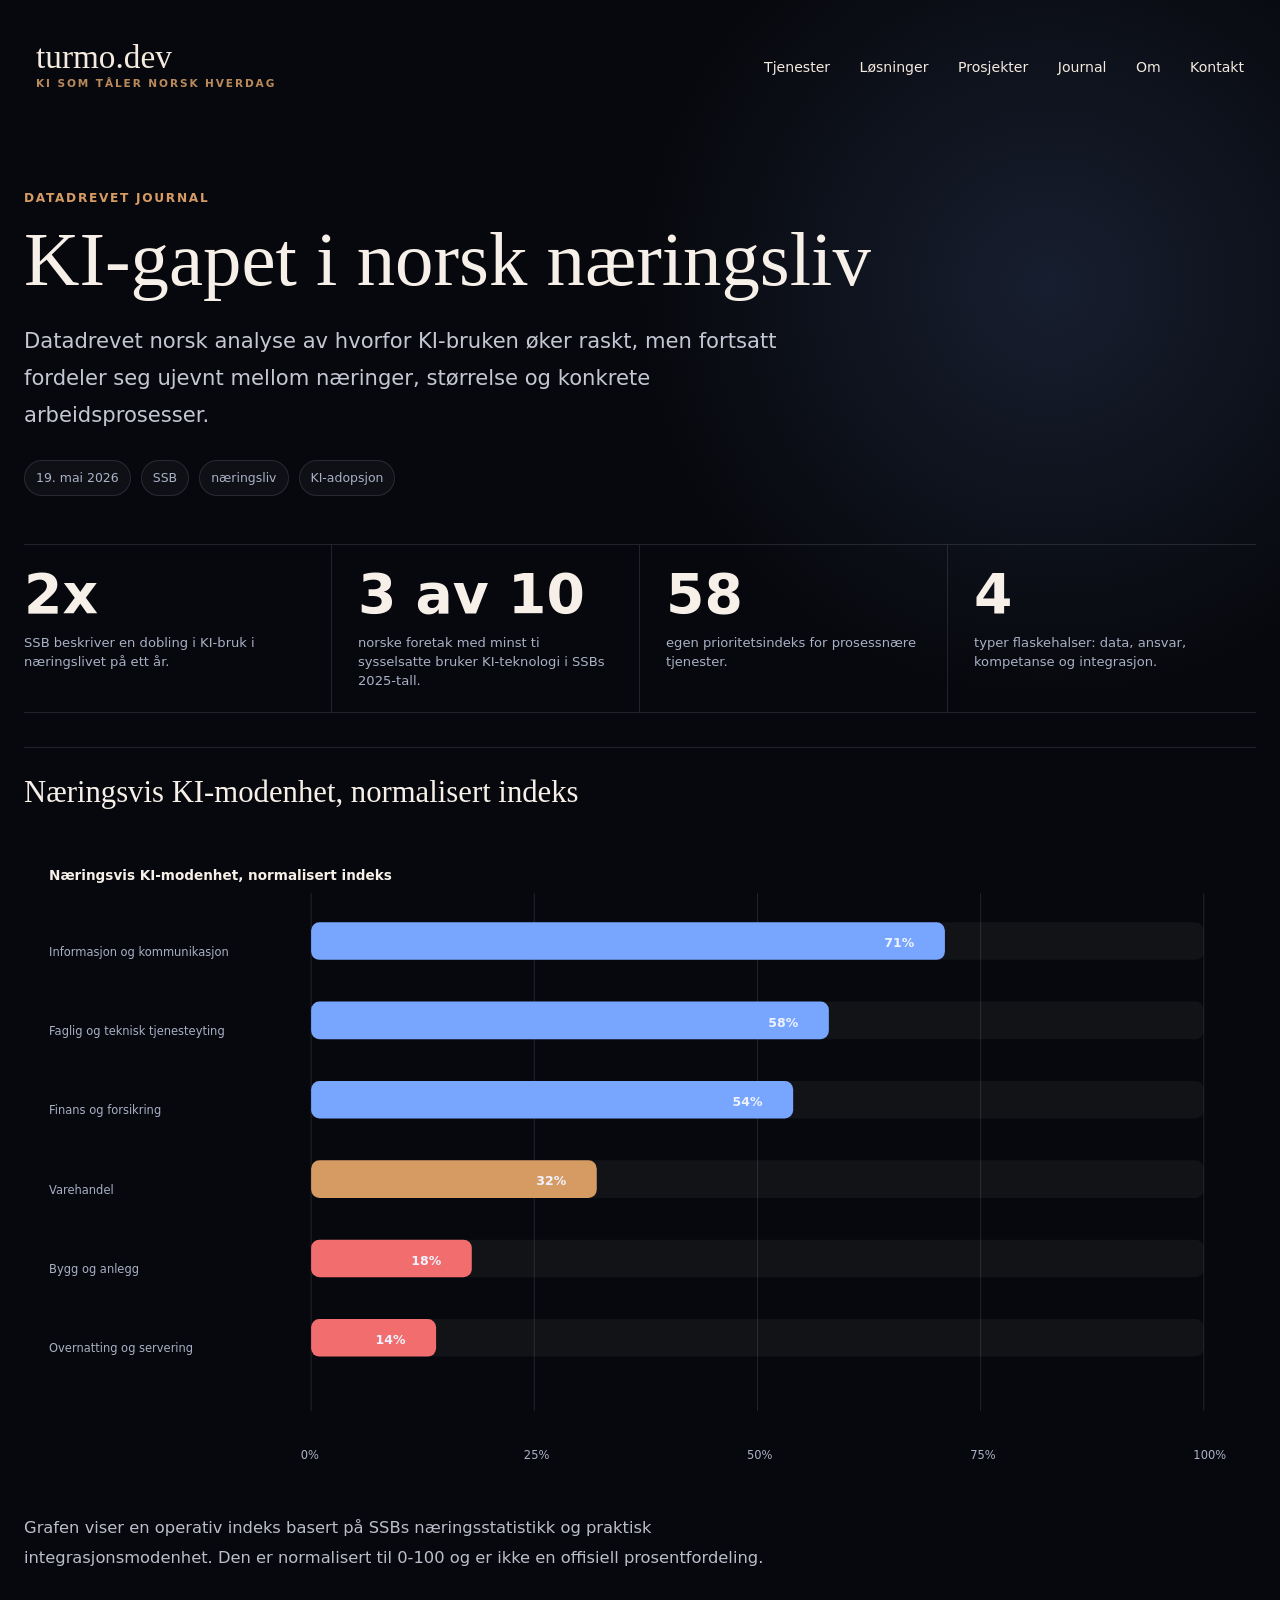
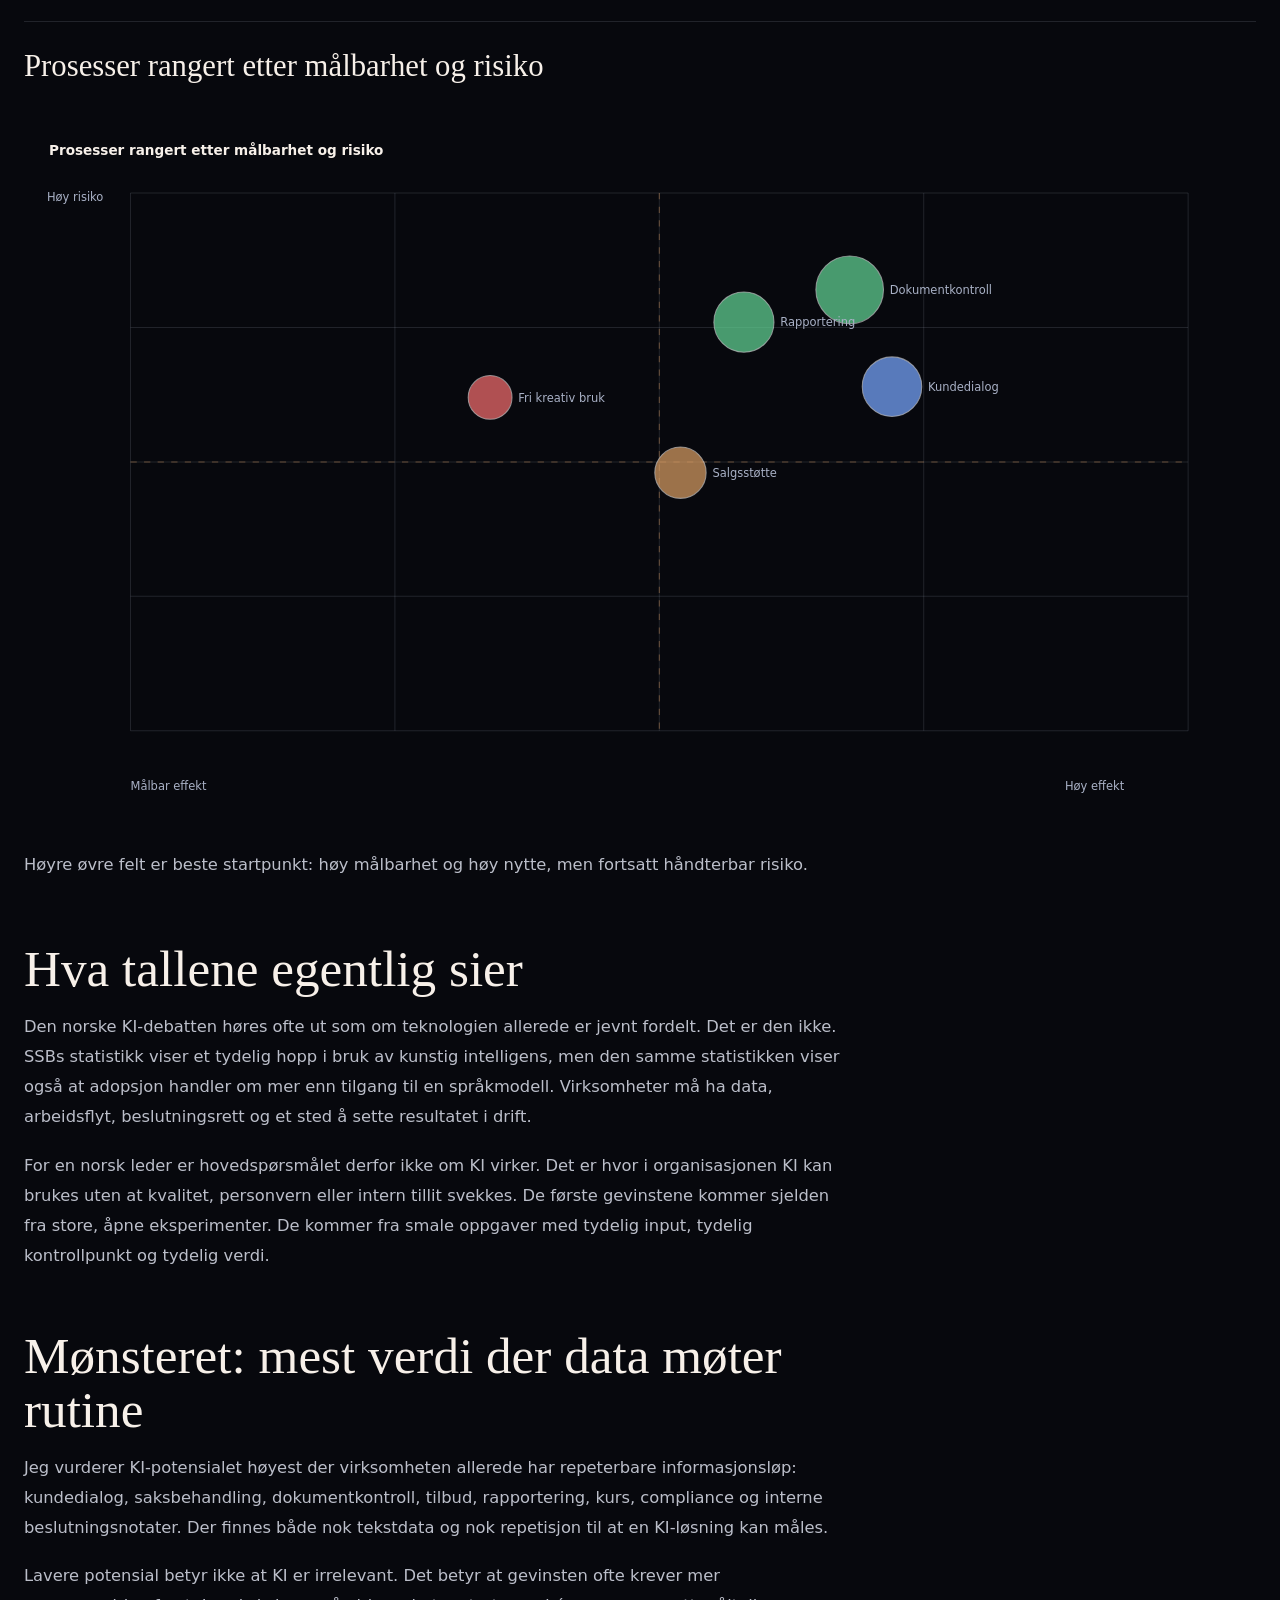
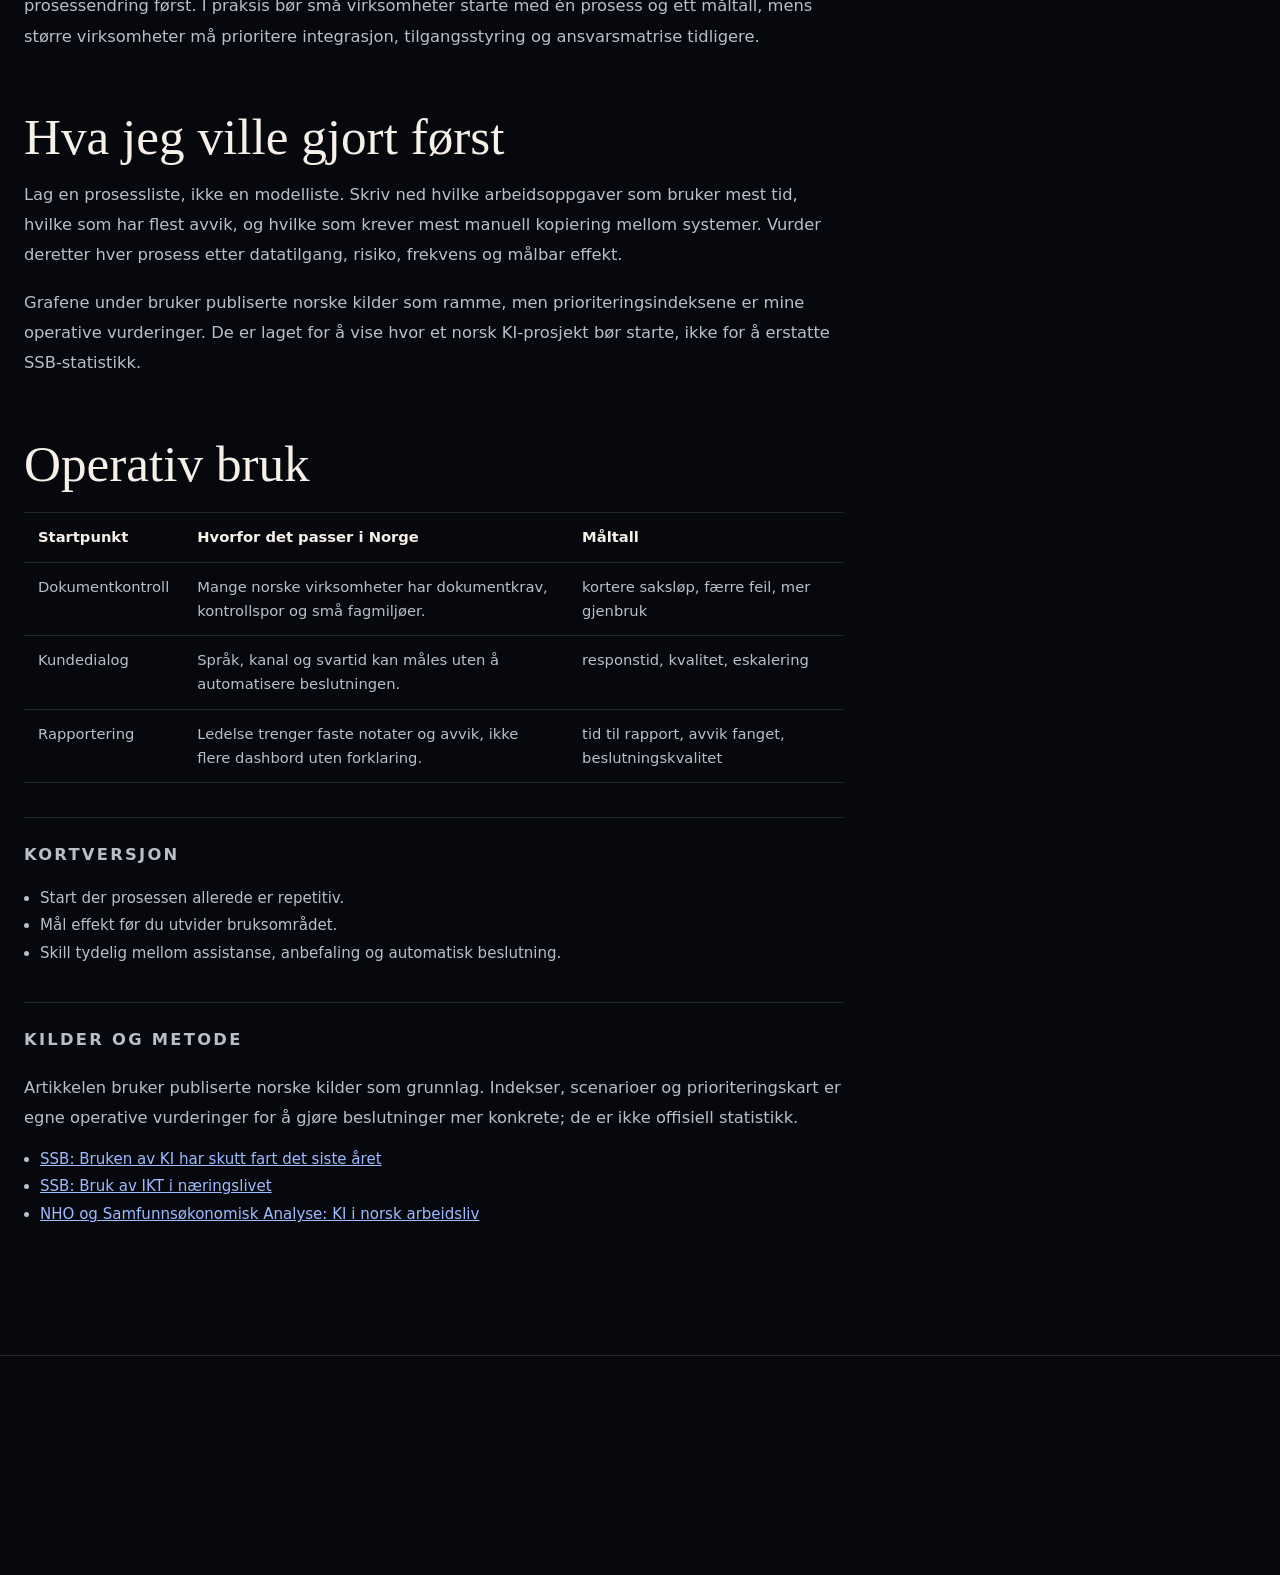
<file: blog/innlegg/ki-gapet-i-norsk-naeringsliv.html>
<!doctype html>
<html lang="nb">
<head>
  <meta charset="utf-8">
  <meta name="viewport" content="width=device-width, initial-scale=1">
  <title>KI-gapet i norsk næringsliv - turmo.dev</title>
  <meta name="description" content="Datadrevet norsk analyse av hvorfor KI-bruken øker raskt, men fortsatt fordeler seg ujevnt mellom næringer, størrelse og konkrete arbeidsprosesser.">
  <meta name="author" content="Ola Turmo">
  <meta name="robots" content="index,follow,max-image-preview:large,max-snippet:-1">
  <meta name="theme-color" content="#07080d">
  <link rel="canonical" href="https://turmo.dev/blog/innlegg/ki-gapet-i-norsk-naeringsliv">
  <link rel="icon" href="/favicon.ico" sizes="32x32">
  <meta property="og:site_name" content="turmo.dev">
  <meta property="og:title" content="KI-gapet i norsk næringsliv">
  <meta property="og:description" content="Hvor KI faktisk tas i bruk i norske virksomheter, og hvor gapet mellom potensial og drift er størst.">
  <meta property="og:type" content="article">
  <meta property="og:locale" content="nb_NO">
  <meta property="og:url" content="https://turmo.dev/blog/innlegg/ki-gapet-i-norsk-naeringsliv">
  <meta property="og:image" content="https://turmo.dev/assets/blog/ki-gapet-i-norsk-naeringsliv.svg">
  <meta name="twitter:card" content="summary_large_image">
  <meta name="twitter:title" content="KI-gapet i norsk næringsliv">
  <meta name="twitter:description" content="Hvor KI faktisk tas i bruk i norske virksomheter, og hvor gapet mellom potensial og drift er størst.">
  <meta name="twitter:image" content="https://turmo.dev/assets/blog/ki-gapet-i-norsk-naeringsliv.svg">
  <link rel="preload" href="/assets/blog/ki-gapet-i-norsk-naeringsliv.svg" as="image" type="image/svg+xml">
  <link rel="stylesheet" href="/styles.css">
  <link rel="stylesheet" href="/blog/innlegg/research-articles.css">
  <script type="application/ld+json">{
  "@context": "https://schema.org",
  "@type": "BlogPosting",
  "headline": "KI-gapet i norsk næringsliv",
  "description": "Datadrevet norsk analyse av hvorfor KI-bruken øker raskt, men fortsatt fordeler seg ujevnt mellom næringer, størrelse og konkrete arbeidsprosesser.",
  "datePublished": "2026-05-19",
  "dateModified": "2026-05-19",
  "inLanguage": "nb-NO",
  "author": {
    "@type": "Person",
    "name": "Ola Turmo"
  },
  "publisher": {
    "@type": "Organization",
    "name": "turmo.dev",
    "url": "https://turmo.dev/"
  },
  "mainEntityOfPage": "https://turmo.dev/blog/innlegg/ki-gapet-i-norsk-naeringsliv",
  "image": "https://turmo.dev/assets/blog/ki-gapet-i-norsk-naeringsliv.svg",
  "keywords": "SSB, næringsliv, KI-adopsjon",
  "isBasedOn": [
    "https://www.ssb.no/teknologi-og-innovasjon/informasjons-og-kommunikasjonsteknologi-ikt/statistikk/bruk-av-ikt-i-naeringslivet/artikler/bruken-av-ki-har-skutt-fart-det-siste-aret",
    "https://www.ssb.no/teknologi-og-innovasjon/informasjons-og-kommunikasjonsteknologi-ikt/statistikk/bruk-av-ikt-i-naeringslivet",
    "https://www.nho.no/tema/digitalisering-og-ikt/artikler/kunstig-intelligens/"
  ]
}</script>
</head>
<body class="research-article">
  <header class="site-header">
    <a class="brand" href="/">
      <span class="brand__name">turmo.dev</span>
      <span class="brand__sub">KI som tåler norsk hverdag</span>
    </a>
    <nav class="site-nav" aria-label="Hovedmeny">
      <a href="/#tjenester">Tjenester</a>
      <a href="/#losninger">Løsninger</a>
      <a href="/#prosjekter">Prosjekter</a>
      <a href="/blog/">Journal</a>
      <a href="/#om">Om</a>
      <a href="/#kontakt">Kontakt</a>
    </nav>
  </header>

  <main>
    <section class="research-shell research-hero">
      <div>
        <p class="research-kicker">Datadrevet journal</p>
        <h1>KI-gapet i norsk næringsliv</h1>
        <p class="research-deck">Datadrevet norsk analyse av hvorfor KI-bruken øker raskt, men fortsatt fordeler seg ujevnt mellom næringer, størrelse og konkrete arbeidsprosesser.</p>
        <div class="research-meta-row">
          <time class="research-chip" datetime="2026-05-19">19. mai 2026</time>
          <span class="research-chip">SSB</span>
<span class="research-chip">næringsliv</span>
<span class="research-chip">KI-adopsjon</span>
        </div>
      </div>
      <figure class="research-cover">
        <img src="/assets/blog/ki-gapet-i-norsk-naeringsliv.svg" alt="Grafisk cover for KI-gapet i norsk næringsliv" width="1200" height="900" fetchpriority="high">
      </figure>
    </section>

    <div class="research-shell research-grid">
      <article class="research-body">
        <div class="metric-grid"><div class="metric-card"><strong>2x</strong><span>SSB beskriver en dobling i KI-bruk i næringslivet på ett år.</span></div>
<div class="metric-card"><strong>3 av 10</strong><span>norske foretak med minst ti sysselsatte bruker KI-teknologi i SSBs 2025-tall.</span></div>
<div class="metric-card"><strong>58</strong><span>egen prioritetsindeks for prosessnære tjenester.</span></div>
<div class="metric-card"><strong>4</strong><span>typer flaskehalser: data, ansvar, kompetanse og integrasjon.</span></div></div>
        <div class="chart-grid"><section class="chart-card" id="graf-1">
  <h3>Næringsvis KI-modenhet, normalisert indeks</h3>
  <div data-chart="adoption" data-title="Næringsvis KI-modenhet, normalisert indeks" data-x="Målbar effekt" data-xmax="Høy effekt" data-ymax="Høy risiko"></div>
  <p class="chart-note">Grafen viser en operativ indeks basert på SSBs næringsstatistikk og praktisk integrasjonsmodenhet. Den er normalisert til 0-100 og er ikke en offisiell prosentfordeling.</p>
</section>
<section class="chart-card" id="graf-2">
  <h3>Prosesser rangert etter målbarhet og risiko</h3>
  <div data-chart="priority" data-title="Prosesser rangert etter målbarhet og risiko" data-x="Målbar effekt" data-xmax="Høy effekt" data-ymax="Høy risiko"></div>
  <p class="chart-note">Høyre øvre felt er beste startpunkt: høy målbarhet og høy nytte, men fortsatt håndterbar risiko.</p>
</section></div>
        <h2 id="hva-tallene-egentlig-sier">Hva tallene egentlig sier</h2>
<p>Den norske KI-debatten høres ofte ut som om teknologien allerede er jevnt fordelt. Det er den ikke. SSBs statistikk viser et tydelig hopp i bruk av kunstig intelligens, men den samme statistikken viser også at adopsjon handler om mer enn tilgang til en språkmodell. Virksomheter må ha data, arbeidsflyt, beslutningsrett og et sted å sette resultatet i drift.</p>
<p>For en norsk leder er hovedspørsmålet derfor ikke om KI virker. Det er hvor i organisasjonen KI kan brukes uten at kvalitet, personvern eller intern tillit svekkes. De første gevinstene kommer sjelden fra store, åpne eksperimenter. De kommer fra smale oppgaver med tydelig input, tydelig kontrollpunkt og tydelig verdi.</p>
<h2 id="m-nsteret-mest-verdi-der-data-m-ter-rutine">Mønsteret: mest verdi der data møter rutine</h2>
<p>Jeg vurderer KI-potensialet høyest der virksomheten allerede har repeterbare informasjonsløp: kundedialog, saksbehandling, dokumentkontroll, tilbud, rapportering, kurs, compliance og interne beslutningsnotater. Der finnes både nok tekstdata og nok repetisjon til at en KI-løsning kan måles.</p>
<p>Lavere potensial betyr ikke at KI er irrelevant. Det betyr at gevinsten ofte krever mer prosessendring først. I praksis bør små virksomheter starte med én prosess og ett måltall, mens større virksomheter må prioritere integrasjon, tilgangsstyring og ansvarsmatrise tidligere.</p>
<h2 id="hva-jeg-ville-gjort-f-rst">Hva jeg ville gjort først</h2>
<p>Lag en prosessliste, ikke en modelliste. Skriv ned hvilke arbeidsoppgaver som bruker mest tid, hvilke som har flest avvik, og hvilke som krever mest manuell kopiering mellom systemer. Vurder deretter hver prosess etter datatilgang, risiko, frekvens og målbar effekt.</p>
<p>Grafene under bruker publiserte norske kilder som ramme, men prioriteringsindeksene er mine operative vurderinger. De er laget for å vise hvor et norsk KI-prosjekt bør starte, ikke for å erstatte SSB-statistikk.</p>
        <h2 id="operativ-bruk">Operativ bruk</h2>
        <table class="research-table"><thead><tr><th>Startpunkt</th><th>Hvorfor det passer i Norge</th><th>Måltall</th></tr></thead><tbody><tr><td>Dokumentkontroll</td><td>Mange norske virksomheter har dokumentkrav, kontrollspor og små fagmiljøer.</td><td>kortere saksløp, færre feil, mer gjenbruk</td></tr><tr><td>Kundedialog</td><td>Språk, kanal og svartid kan måles uten å automatisere beslutningen.</td><td>responstid, kvalitet, eskalering</td></tr><tr><td>Rapportering</td><td>Ledelse trenger faste notater og avvik, ikke flere dashbord uten forklaring.</td><td>tid til rapport, avvik fanget, beslutningskvalitet</td></tr></tbody></table>
        <aside class="takeaway-card">
          <p class="research-label">Kortversjon</p>
          <ul><li>Start der prosessen allerede er repetitiv.</li><li>Mål effekt før du utvider bruksområdet.</li><li>Skill tydelig mellom assistanse, anbefaling og automatisk beslutning.</li></ul>
        </aside>
        <section class="source-card" id="kilder">
          <p class="research-label">Kilder og metode</p>
          <p>Artikkelen bruker publiserte norske kilder som grunnlag. Indekser, scenarioer og prioriteringskart er egne operative vurderinger for å gjøre beslutninger mer konkrete; de er ikke offisiell statistikk.</p>
          <ul><li><a href="https://www.ssb.no/teknologi-og-innovasjon/informasjons-og-kommunikasjonsteknologi-ikt/statistikk/bruk-av-ikt-i-naeringslivet/artikler/bruken-av-ki-har-skutt-fart-det-siste-aret" rel="noopener">SSB: Bruken av KI har skutt fart det siste året</a></li>
<li><a href="https://www.ssb.no/teknologi-og-innovasjon/informasjons-og-kommunikasjonsteknologi-ikt/statistikk/bruk-av-ikt-i-naeringslivet" rel="noopener">SSB: Bruk av IKT i næringslivet</a></li>
<li><a href="https://www.nho.no/tema/digitalisering-og-ikt/artikler/kunstig-intelligens/" rel="noopener">NHO og Samfunnsøkonomisk Analyse: KI i norsk arbeidsliv</a></li></ul>
        </section>
      </article>
      <aside class="research-aside" aria-label="Innhold">
        <h2>Innhold</h2>
        <a href="#hva-tallene-egentlig-sier">Hva tallene egentlig sier</a><a href="#m-nsteret-mest-verdi-der-data-m-ter-rutine">Mønsteret: mest verdi der data møter rutine</a><a href="#hva-jeg-ville-gjort-f-rst">Hva jeg ville gjort først</a><a href="#kilder">Kilder og metode</a>
      </aside>
    </div>
  </main>

  <footer class="site-footer divider" id="kontakt">
    <div class="container footer__inner">
      <a class="brand" href="/">
        <span class="brand__name">turmo.dev</span>
        <span class="brand__sub">KI som tåler norsk hverdag</span>
      </a>
      <p>Jeg integrerer KI.<br>Du skaper verdien.<br><a href="mailto:ola@turmo.dev">ola@turmo.dev</a></p>
      <div class="footer__links" aria-label="Sosiale lenker">
        <a href="https://www.linkedin.com/in/olaturmo/" rel="noopener">LinkedIn</a>
        <a href="https://x.com/turmo_dev" rel="noopener">X</a>
        <a href="https://github.com/Ola-Turmo" rel="noopener">GitHub</a>
        <a href="https://www.youtube.com/@turmo_dev" rel="noopener">YouTube</a>
      </div>
    </div>
    <div class="container footer__bottom">
      <small>© 2026 turmo.dev</small>
      <div><a href="mailto:ola@turmo.dev?subject=Kontakt%20turmo.dev">Send e-post</a></div>
    </div>
  </footer>
  <script type="application/json" id="article-data">{"charts":{"adoption":{"type":"bars","data":[{"label":"Informasjon og kommunikasjon","value":71,"color":"#78a6ff"},{"label":"Faglig og teknisk tjenesteyting","value":58,"color":"#78a6ff"},{"label":"Finans og forsikring","value":54,"color":"#78a6ff"},{"label":"Varehandel","value":32,"color":"#d69b62"},{"label":"Bygg og anlegg","value":18,"color":"#f26d6d"},{"label":"Overnatting og servering","value":14,"color":"#f26d6d"}]},"priority":{"type":"quadrant","data":[{"label":"Kundedialog","x":72,"y":64,"size":55,"color":"#78a6ff"},{"label":"Dokumentkontroll","x":68,"y":82,"size":68,"color":"#61d394"},{"label":"Rapportering","x":58,"y":76,"size":56,"color":"#61d394"},{"label":"Salgsstøtte","x":52,"y":48,"size":42,"color":"#d69b62"},{"label":"Fri kreativ bruk","x":34,"y":62,"size":30,"color":"#f26d6d"}]}}}</script>
  <script src="/blog/innlegg/research-article.js" defer></script>
</body>
</html>
</file>
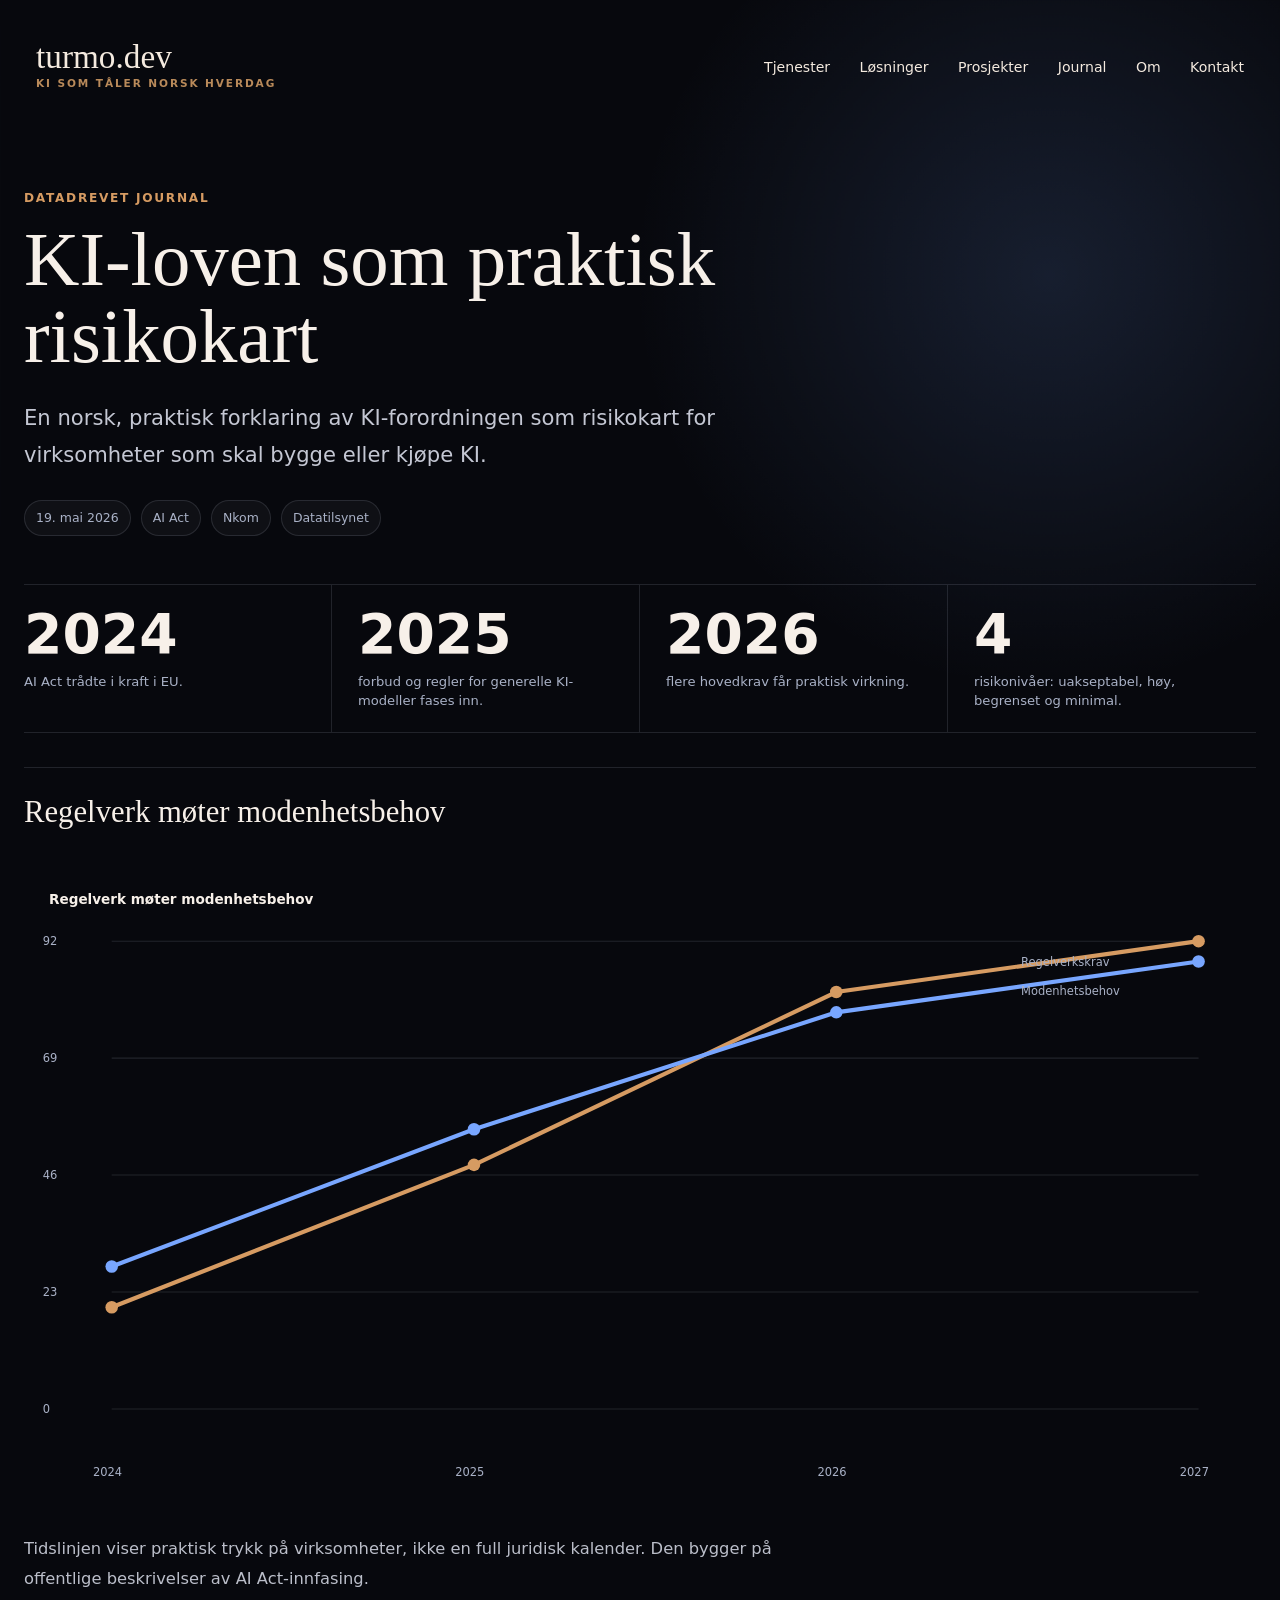
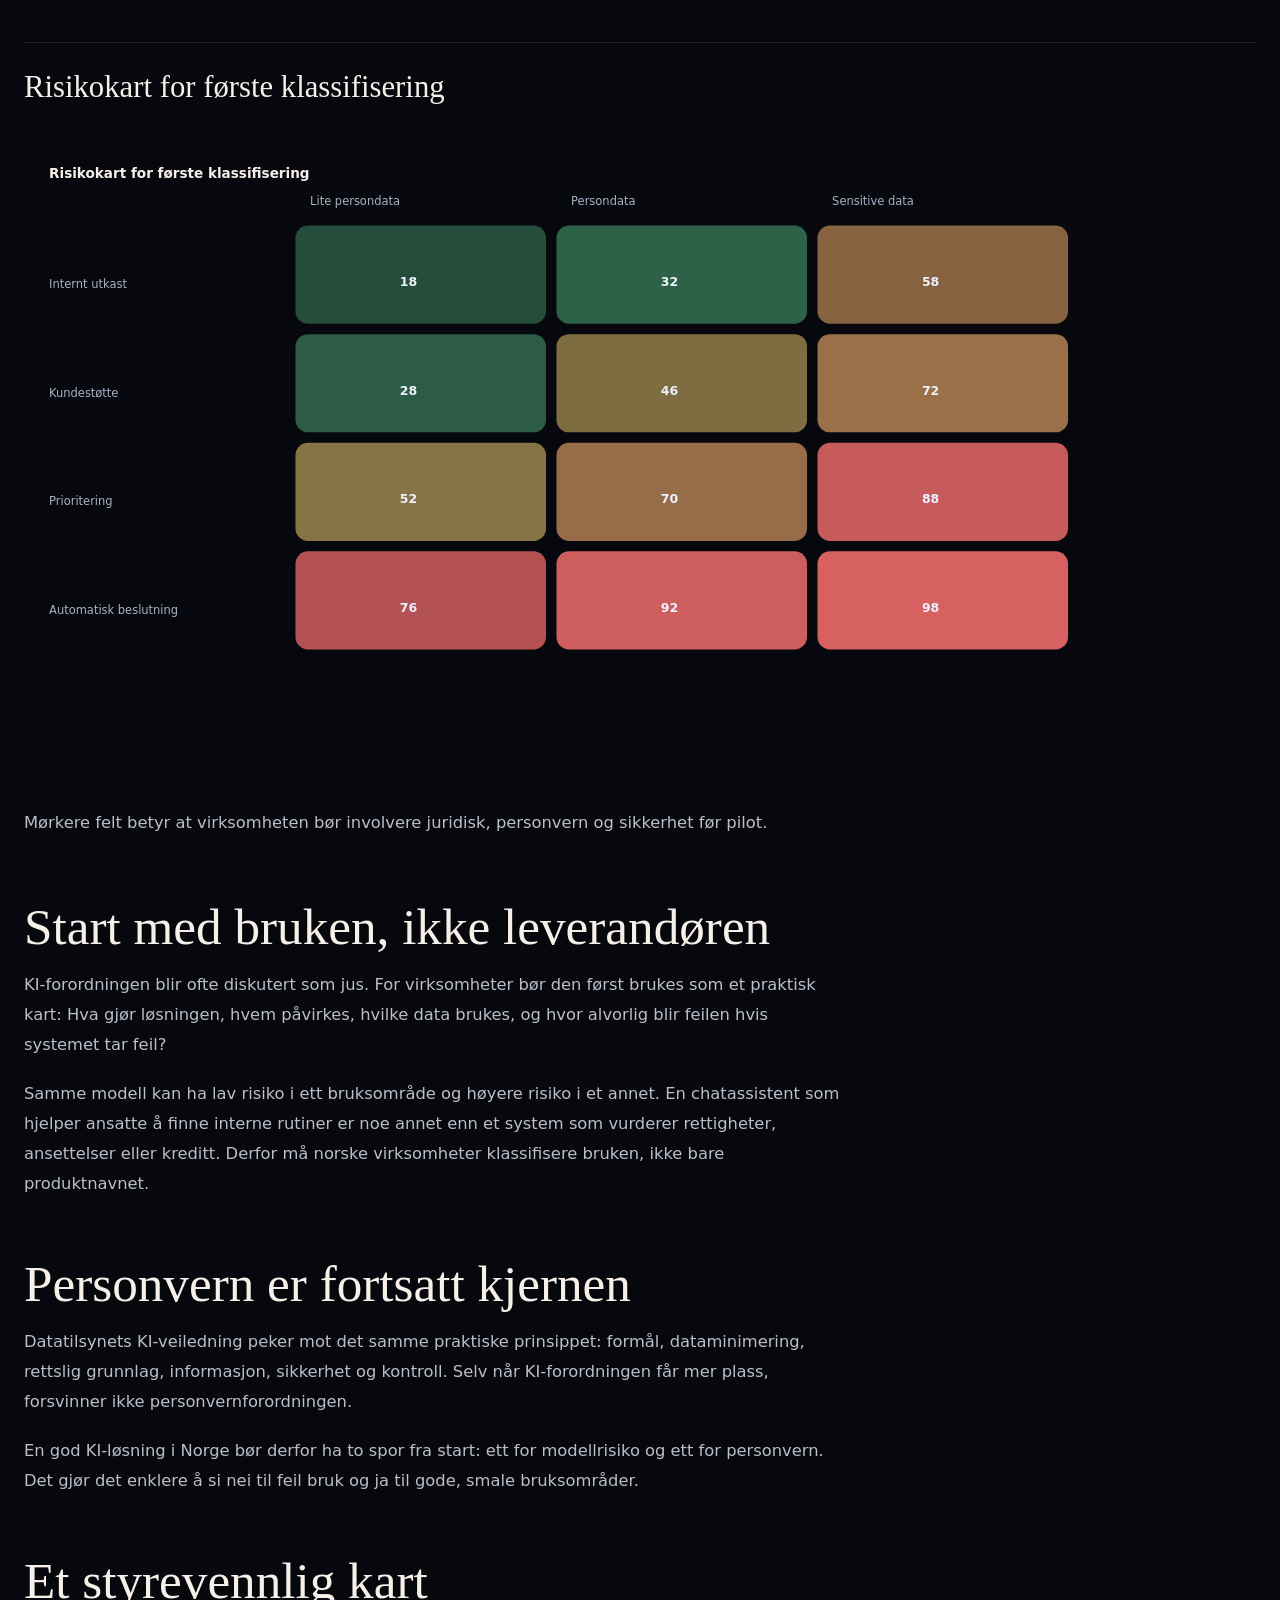
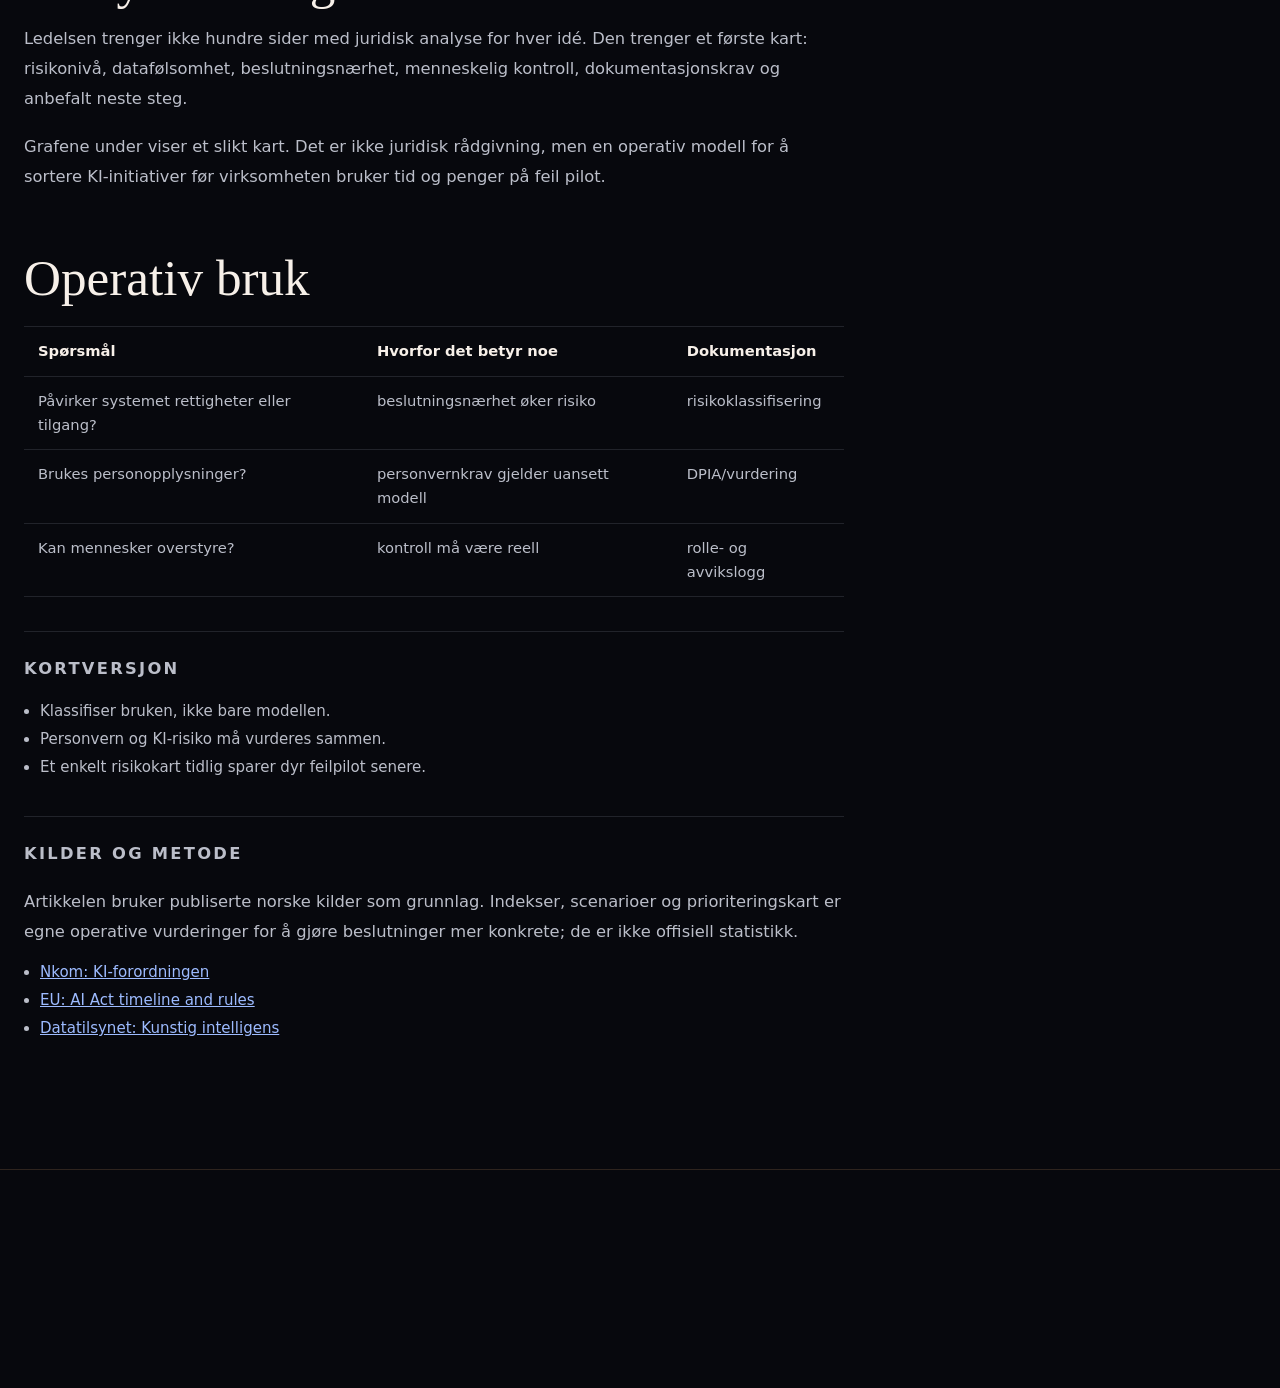
<file: blog/innlegg/ki-loven-risikokart.html>
<!doctype html>
<html lang="nb">
<head>
  <meta charset="utf-8">
  <meta name="viewport" content="width=device-width, initial-scale=1">
  <title>KI-loven som praktisk risikokart - turmo.dev</title>
  <meta name="description" content="En norsk, praktisk forklaring av KI-forordningen som risikokart for virksomheter som skal bygge eller kjøpe KI.">
  <meta name="author" content="Ola Turmo">
  <meta name="robots" content="index,follow,max-image-preview:large,max-snippet:-1">
  <meta name="theme-color" content="#07080d">
  <link rel="canonical" href="https://turmo.dev/blog/innlegg/ki-loven-risikokart">
  <link rel="icon" href="/favicon.ico" sizes="32x32">
  <meta property="og:site_name" content="turmo.dev">
  <meta property="og:title" content="KI-loven som praktisk risikokart">
  <meta property="og:description" content="AI Act forklart som praktisk beslutningskart for norske virksomheter, ikke som juridisk tåke.">
  <meta property="og:type" content="article">
  <meta property="og:locale" content="nb_NO">
  <meta property="og:url" content="https://turmo.dev/blog/innlegg/ki-loven-risikokart">
  <meta property="og:image" content="https://turmo.dev/assets/blog/ki-loven-risikokart.svg">
  <meta name="twitter:card" content="summary_large_image">
  <meta name="twitter:title" content="KI-loven som praktisk risikokart">
  <meta name="twitter:description" content="AI Act forklart som praktisk beslutningskart for norske virksomheter, ikke som juridisk tåke.">
  <meta name="twitter:image" content="https://turmo.dev/assets/blog/ki-loven-risikokart.svg">
  <link rel="preload" href="/assets/blog/ki-loven-risikokart.svg" as="image" type="image/svg+xml">
  <link rel="stylesheet" href="/styles.css">
  <link rel="stylesheet" href="/blog/innlegg/research-articles.css">
  <script type="application/ld+json">{
  "@context": "https://schema.org",
  "@type": "BlogPosting",
  "headline": "KI-loven som praktisk risikokart",
  "description": "En norsk, praktisk forklaring av KI-forordningen som risikokart for virksomheter som skal bygge eller kjøpe KI.",
  "datePublished": "2026-05-19",
  "dateModified": "2026-05-19",
  "inLanguage": "nb-NO",
  "author": {
    "@type": "Person",
    "name": "Ola Turmo"
  },
  "publisher": {
    "@type": "Organization",
    "name": "turmo.dev",
    "url": "https://turmo.dev/"
  },
  "mainEntityOfPage": "https://turmo.dev/blog/innlegg/ki-loven-risikokart",
  "image": "https://turmo.dev/assets/blog/ki-loven-risikokart.svg",
  "keywords": "AI Act, Nkom, Datatilsynet",
  "isBasedOn": [
    "https://nkom.no/internett/kunstig-intelligens/ki-forordningen",
    "https://digital-strategy.ec.europa.eu/en/policies/regulatory-framework-ai",
    "https://www.datatilsynet.no/personvern-pa-ulike-omrader/internett-og-apper/kunstig-intelligens/"
  ]
}</script>
</head>
<body class="research-article">
  <header class="site-header">
    <a class="brand" href="/">
      <span class="brand__name">turmo.dev</span>
      <span class="brand__sub">KI som tåler norsk hverdag</span>
    </a>
    <nav class="site-nav" aria-label="Hovedmeny">
      <a href="/#tjenester">Tjenester</a>
      <a href="/#losninger">Løsninger</a>
      <a href="/#prosjekter">Prosjekter</a>
      <a href="/blog/">Journal</a>
      <a href="/#om">Om</a>
      <a href="/#kontakt">Kontakt</a>
    </nav>
  </header>

  <main>
    <section class="research-shell research-hero">
      <div>
        <p class="research-kicker">Datadrevet journal</p>
        <h1>KI-loven som praktisk risikokart</h1>
        <p class="research-deck">En norsk, praktisk forklaring av KI-forordningen som risikokart for virksomheter som skal bygge eller kjøpe KI.</p>
        <div class="research-meta-row">
          <time class="research-chip" datetime="2026-05-19">19. mai 2026</time>
          <span class="research-chip">AI Act</span>
<span class="research-chip">Nkom</span>
<span class="research-chip">Datatilsynet</span>
        </div>
      </div>
      <figure class="research-cover">
        <img src="/assets/blog/ki-loven-risikokart.svg" alt="Grafisk cover for KI-loven som praktisk risikokart" width="1200" height="900" fetchpriority="high">
      </figure>
    </section>

    <div class="research-shell research-grid">
      <article class="research-body">
        <div class="metric-grid"><div class="metric-card"><strong>2024</strong><span>AI Act trådte i kraft i EU.</span></div>
<div class="metric-card"><strong>2025</strong><span>forbud og regler for generelle KI-modeller fases inn.</span></div>
<div class="metric-card"><strong>2026</strong><span>flere hovedkrav får praktisk virkning.</span></div>
<div class="metric-card"><strong>4</strong><span>risikonivåer: uakseptabel, høy, begrenset og minimal.</span></div></div>
        <div class="chart-grid"><section class="chart-card" id="graf-1">
  <h3>Regelverk møter modenhetsbehov</h3>
  <div data-chart="timeline" data-title="Regelverk møter modenhetsbehov" data-x="Målbar effekt" data-xmax="Høy effekt" data-ymax="Høy risiko"></div>
  <p class="chart-note">Tidslinjen viser praktisk trykk på virksomheter, ikke en full juridisk kalender. Den bygger på offentlige beskrivelser av AI Act-innfasing.</p>
</section>
<section class="chart-card" id="graf-2">
  <h3>Risikokart for første klassifisering</h3>
  <div data-chart="risk" data-title="Risikokart for første klassifisering" data-x="Målbar effekt" data-xmax="Høy effekt" data-ymax="Høy risiko"></div>
  <p class="chart-note">Mørkere felt betyr at virksomheten bør involvere juridisk, personvern og sikkerhet før pilot.</p>
</section></div>
        <h2 id="start-med-bruken-ikke-leverand-ren">Start med bruken, ikke leverandøren</h2>
<p>KI-forordningen blir ofte diskutert som jus. For virksomheter bør den først brukes som et praktisk kart: Hva gjør løsningen, hvem påvirkes, hvilke data brukes, og hvor alvorlig blir feilen hvis systemet tar feil?</p>
<p>Samme modell kan ha lav risiko i ett bruksområde og høyere risiko i et annet. En chatassistent som hjelper ansatte å finne interne rutiner er noe annet enn et system som vurderer rettigheter, ansettelser eller kreditt. Derfor må norske virksomheter klassifisere bruken, ikke bare produktnavnet.</p>
<h2 id="personvern-er-fortsatt-kjernen">Personvern er fortsatt kjernen</h2>
<p>Datatilsynets KI-veiledning peker mot det samme praktiske prinsippet: formål, dataminimering, rettslig grunnlag, informasjon, sikkerhet og kontroll. Selv når KI-forordningen får mer plass, forsvinner ikke personvernforordningen.</p>
<p>En god KI-løsning i Norge bør derfor ha to spor fra start: ett for modellrisiko og ett for personvern. Det gjør det enklere å si nei til feil bruk og ja til gode, smale bruksområder.</p>
<h2 id="et-styrevennlig-kart">Et styrevennlig kart</h2>
<p>Ledelsen trenger ikke hundre sider med juridisk analyse for hver idé. Den trenger et første kart: risikonivå, datafølsomhet, beslutningsnærhet, menneskelig kontroll, dokumentasjonskrav og anbefalt neste steg.</p>
<p>Grafene under viser et slikt kart. Det er ikke juridisk rådgivning, men en operativ modell for å sortere KI-initiativer før virksomheten bruker tid og penger på feil pilot.</p>
        <h2 id="operativ-bruk">Operativ bruk</h2>
        <table class="research-table"><thead><tr><th>Spørsmål</th><th>Hvorfor det betyr noe</th><th>Dokumentasjon</th></tr></thead><tbody><tr><td>Påvirker systemet rettigheter eller tilgang?</td><td>beslutningsnærhet øker risiko</td><td>risikoklassifisering</td></tr><tr><td>Brukes personopplysninger?</td><td>personvernkrav gjelder uansett modell</td><td>DPIA/vurdering</td></tr><tr><td>Kan mennesker overstyre?</td><td>kontroll må være reell</td><td>rolle- og avvikslogg</td></tr></tbody></table>
        <aside class="takeaway-card">
          <p class="research-label">Kortversjon</p>
          <ul><li>Klassifiser bruken, ikke bare modellen.</li><li>Personvern og KI-risiko må vurderes sammen.</li><li>Et enkelt risikokart tidlig sparer dyr feilpilot senere.</li></ul>
        </aside>
        <section class="source-card" id="kilder">
          <p class="research-label">Kilder og metode</p>
          <p>Artikkelen bruker publiserte norske kilder som grunnlag. Indekser, scenarioer og prioriteringskart er egne operative vurderinger for å gjøre beslutninger mer konkrete; de er ikke offisiell statistikk.</p>
          <ul><li><a href="https://nkom.no/internett/kunstig-intelligens/ki-forordningen" rel="noopener">Nkom: KI-forordningen</a></li>
<li><a href="https://digital-strategy.ec.europa.eu/en/policies/regulatory-framework-ai" rel="noopener">EU: AI Act timeline and rules</a></li>
<li><a href="https://www.datatilsynet.no/personvern-pa-ulike-omrader/internett-og-apper/kunstig-intelligens/" rel="noopener">Datatilsynet: Kunstig intelligens</a></li></ul>
        </section>
      </article>
      <aside class="research-aside" aria-label="Innhold">
        <h2>Innhold</h2>
        <a href="#start-med-bruken-ikke-leverand-ren">Start med bruken, ikke leverandøren</a><a href="#personvern-er-fortsatt-kjernen">Personvern er fortsatt kjernen</a><a href="#et-styrevennlig-kart">Et styrevennlig kart</a><a href="#kilder">Kilder og metode</a>
      </aside>
    </div>
  </main>

  <footer class="site-footer divider" id="kontakt">
    <div class="container footer__inner">
      <a class="brand" href="/">
        <span class="brand__name">turmo.dev</span>
        <span class="brand__sub">KI som tåler norsk hverdag</span>
      </a>
      <p>Jeg integrerer KI.<br>Du skaper verdien.<br><a href="mailto:ola@turmo.dev">ola@turmo.dev</a></p>
      <div class="footer__links" aria-label="Sosiale lenker">
        <a href="https://www.linkedin.com/in/olaturmo/" rel="noopener">LinkedIn</a>
        <a href="https://x.com/turmo_dev" rel="noopener">X</a>
        <a href="https://github.com/Ola-Turmo" rel="noopener">GitHub</a>
        <a href="https://www.youtube.com/@turmo_dev" rel="noopener">YouTube</a>
      </div>
    </div>
    <div class="container footer__bottom">
      <small>© 2026 turmo.dev</small>
      <div><a href="mailto:ola@turmo.dev?subject=Kontakt%20turmo.dev">Send e-post</a></div>
    </div>
  </footer>
  <script type="application/json" id="article-data">{"charts":{"timeline":{"type":"line","data":{"years":["2024","2025","2026","2027"],"lines":[{"label":"Regelverkskrav","values":[20,48,82,92],"color":"#d69b62"},{"label":"Modenhetsbehov","values":[28,55,78,88],"color":"#78a6ff"}]}},"risk":{"type":"heatmap","data":{"cols":["Lite persondata","Persondata","Sensitive data"],"rows":["Internt utkast","Kundestøtte","Prioritering","Automatisk beslutning"],"values":[[18,32,58],[28,46,72],[52,70,88],[76,92,98]]}}}}</script>
  <script src="/blog/innlegg/research-article.js" defer></script>
</body>
</html>
</file>
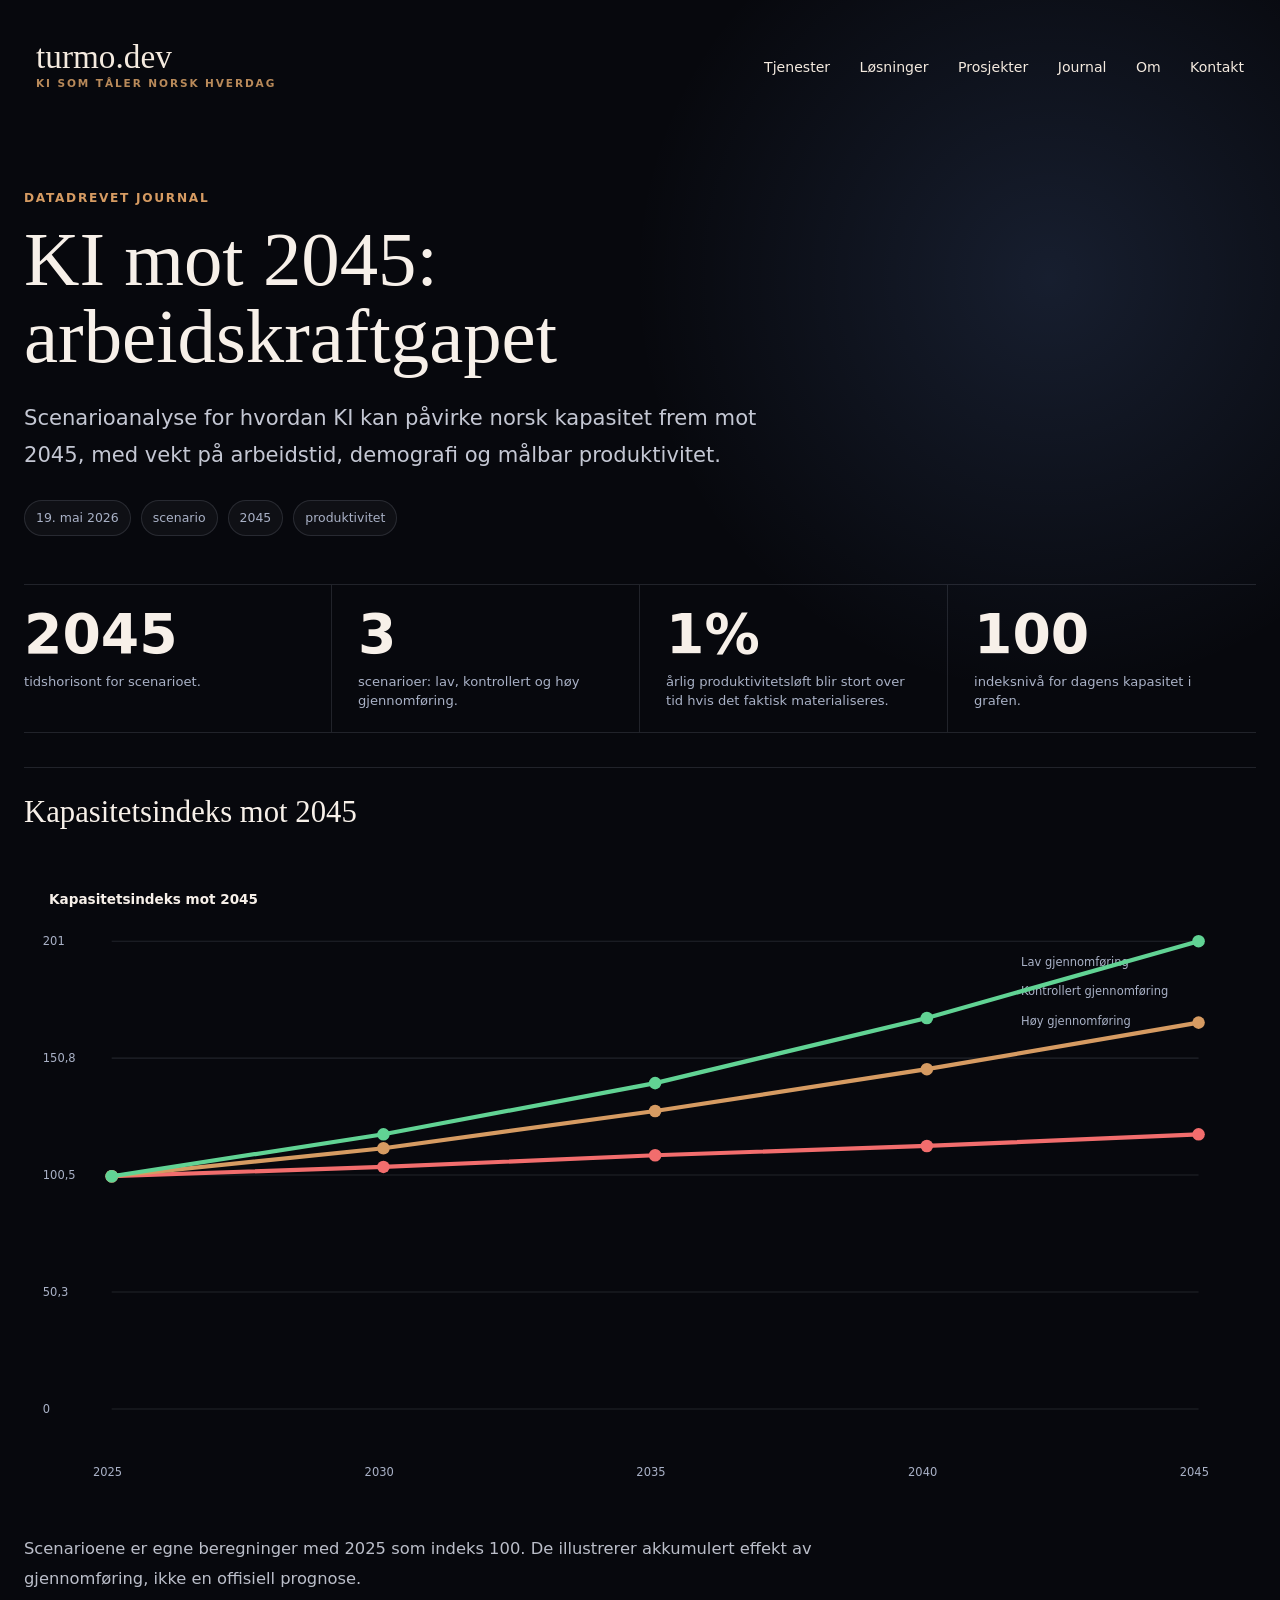
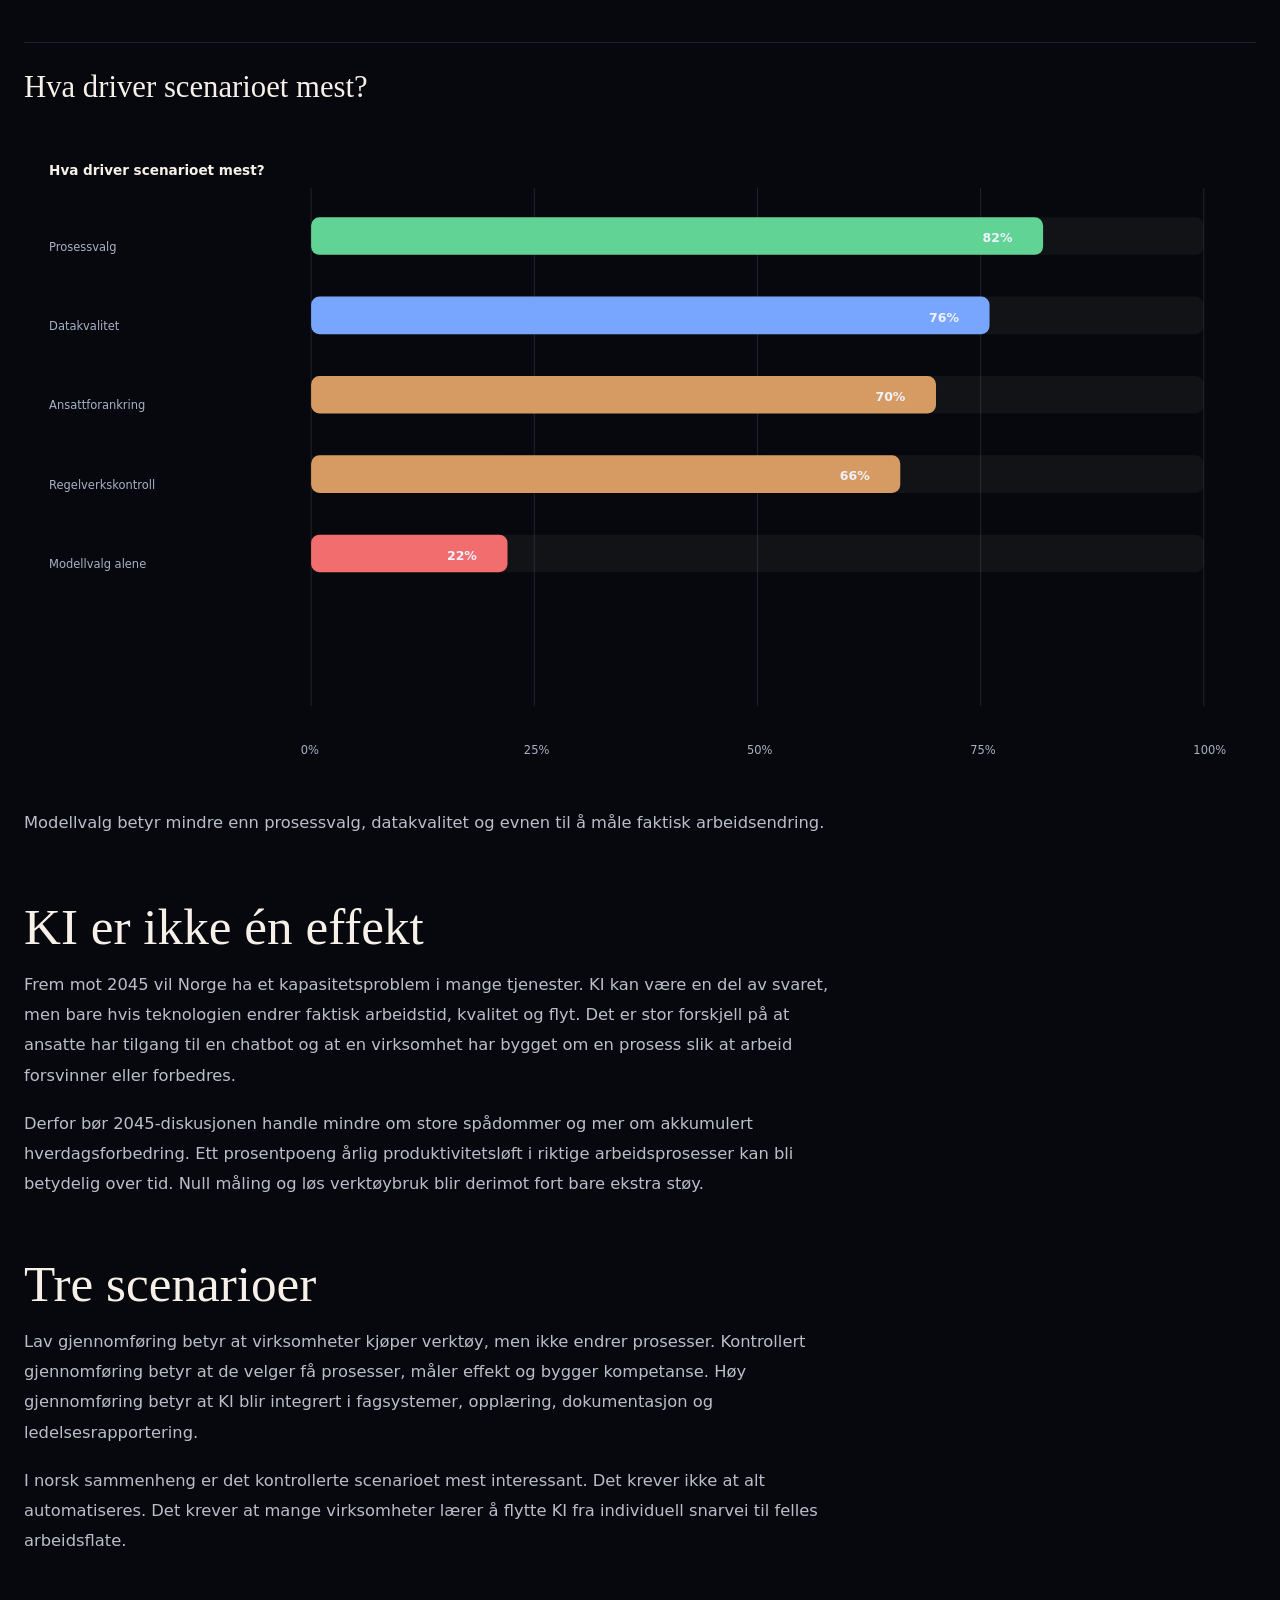
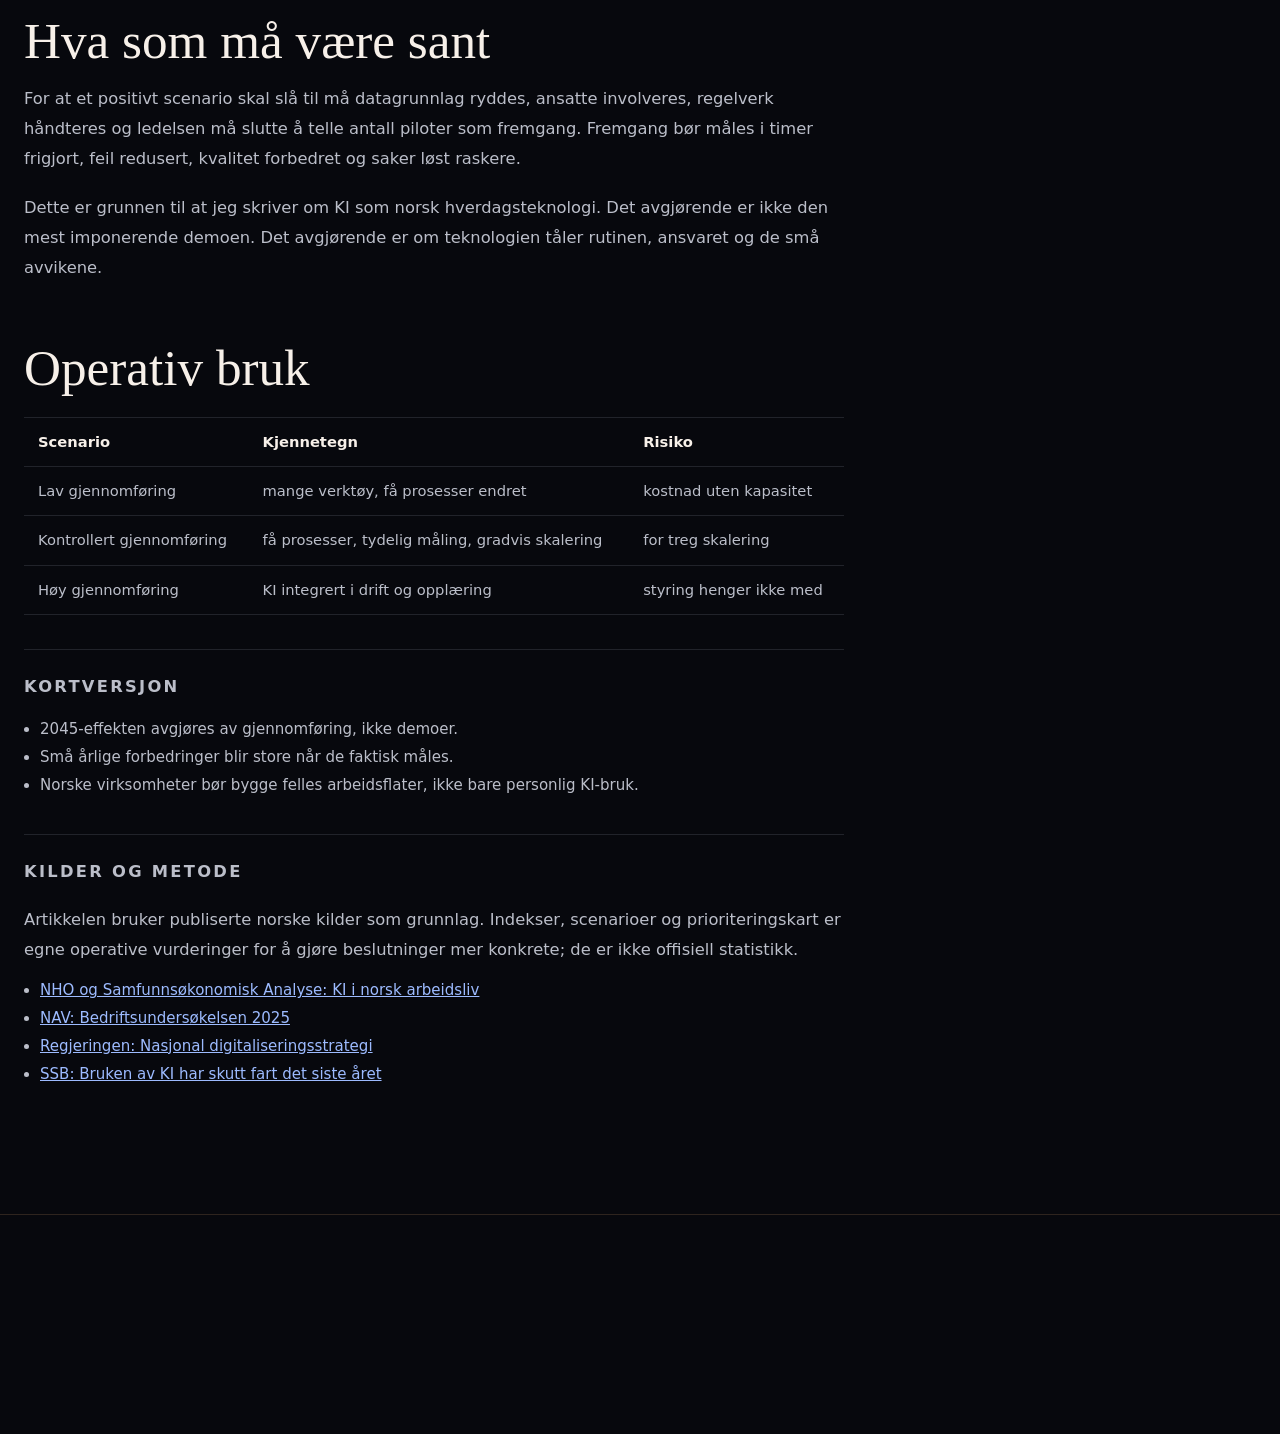
<file: blog/innlegg/ki-mot-2045-arbeidskraftgapet.html>
<!doctype html>
<html lang="nb">
<head>
  <meta charset="utf-8">
  <meta name="viewport" content="width=device-width, initial-scale=1">
  <title>KI mot 2045: arbeidskraftgapet - turmo.dev</title>
  <meta name="description" content="Scenarioanalyse for hvordan KI kan påvirke norsk kapasitet frem mot 2045, med vekt på arbeidstid, demografi og målbar produktivitet.">
  <meta name="author" content="Ola Turmo">
  <meta name="robots" content="index,follow,max-image-preview:large,max-snippet:-1">
  <meta name="theme-color" content="#07080d">
  <link rel="canonical" href="https://turmo.dev/blog/innlegg/ki-mot-2045-arbeidskraftgapet">
  <link rel="icon" href="/favicon.ico" sizes="32x32">
  <meta property="og:site_name" content="turmo.dev">
  <meta property="og:title" content="KI mot 2045: arbeidskraftgapet">
  <meta property="og:description" content="Tre norske scenarioer for KI, produktivitet og kapasitet mot 2045.">
  <meta property="og:type" content="article">
  <meta property="og:locale" content="nb_NO">
  <meta property="og:url" content="https://turmo.dev/blog/innlegg/ki-mot-2045-arbeidskraftgapet">
  <meta property="og:image" content="https://turmo.dev/assets/blog/ki-mot-2045-arbeidskraftgapet.svg">
  <meta name="twitter:card" content="summary_large_image">
  <meta name="twitter:title" content="KI mot 2045: arbeidskraftgapet">
  <meta name="twitter:description" content="Tre norske scenarioer for KI, produktivitet og kapasitet mot 2045.">
  <meta name="twitter:image" content="https://turmo.dev/assets/blog/ki-mot-2045-arbeidskraftgapet.svg">
  <link rel="preload" href="/assets/blog/ki-mot-2045-arbeidskraftgapet.svg" as="image" type="image/svg+xml">
  <link rel="stylesheet" href="/styles.css">
  <link rel="stylesheet" href="/blog/innlegg/research-articles.css">
  <script type="application/ld+json">{
  "@context": "https://schema.org",
  "@type": "BlogPosting",
  "headline": "KI mot 2045: arbeidskraftgapet",
  "description": "Scenarioanalyse for hvordan KI kan påvirke norsk kapasitet frem mot 2045, med vekt på arbeidstid, demografi og målbar produktivitet.",
  "datePublished": "2026-05-19",
  "dateModified": "2026-05-19",
  "inLanguage": "nb-NO",
  "author": {
    "@type": "Person",
    "name": "Ola Turmo"
  },
  "publisher": {
    "@type": "Organization",
    "name": "turmo.dev",
    "url": "https://turmo.dev/"
  },
  "mainEntityOfPage": "https://turmo.dev/blog/innlegg/ki-mot-2045-arbeidskraftgapet",
  "image": "https://turmo.dev/assets/blog/ki-mot-2045-arbeidskraftgapet.svg",
  "keywords": "scenario, 2045, produktivitet",
  "isBasedOn": [
    "https://www.nho.no/tema/digitalisering-og-ikt/artikler/kunstig-intelligens/",
    "https://www.nav.no/no/nav-og-samfunn/kunnskap/analyser-fra-nav/nyheter/bedriftsundersokelsen-2025",
    "https://www.regjeringen.no/no/dokumenter/fremtidens-digitale-norge/id3054645/",
    "https://www.ssb.no/teknologi-og-innovasjon/informasjons-og-kommunikasjonsteknologi-ikt/statistikk/bruk-av-ikt-i-naeringslivet/artikler/bruken-av-ki-har-skutt-fart-det-siste-aret"
  ]
}</script>
</head>
<body class="research-article">
  <header class="site-header">
    <a class="brand" href="/">
      <span class="brand__name">turmo.dev</span>
      <span class="brand__sub">KI som tåler norsk hverdag</span>
    </a>
    <nav class="site-nav" aria-label="Hovedmeny">
      <a href="/#tjenester">Tjenester</a>
      <a href="/#losninger">Løsninger</a>
      <a href="/#prosjekter">Prosjekter</a>
      <a href="/blog/">Journal</a>
      <a href="/#om">Om</a>
      <a href="/#kontakt">Kontakt</a>
    </nav>
  </header>

  <main>
    <section class="research-shell research-hero">
      <div>
        <p class="research-kicker">Datadrevet journal</p>
        <h1>KI mot 2045: arbeidskraftgapet</h1>
        <p class="research-deck">Scenarioanalyse for hvordan KI kan påvirke norsk kapasitet frem mot 2045, med vekt på arbeidstid, demografi og målbar produktivitet.</p>
        <div class="research-meta-row">
          <time class="research-chip" datetime="2026-05-19">19. mai 2026</time>
          <span class="research-chip">scenario</span>
<span class="research-chip">2045</span>
<span class="research-chip">produktivitet</span>
        </div>
      </div>
      <figure class="research-cover">
        <img src="/assets/blog/ki-mot-2045-arbeidskraftgapet.svg" alt="Grafisk cover for KI mot 2045: arbeidskraftgapet" width="1200" height="900" fetchpriority="high">
      </figure>
    </section>

    <div class="research-shell research-grid">
      <article class="research-body">
        <div class="metric-grid"><div class="metric-card"><strong>2045</strong><span>tidshorisont for scenarioet.</span></div>
<div class="metric-card"><strong>3</strong><span>scenarioer: lav, kontrollert og høy gjennomføring.</span></div>
<div class="metric-card"><strong>1%</strong><span>årlig produktivitetsløft blir stort over tid hvis det faktisk materialiseres.</span></div>
<div class="metric-card"><strong>100</strong><span>indeksnivå for dagens kapasitet i grafen.</span></div></div>
        <div class="chart-grid"><section class="chart-card" id="graf-1">
  <h3>Kapasitetsindeks mot 2045</h3>
  <div data-chart="scenarios" data-title="Kapasitetsindeks mot 2045" data-x="Målbar effekt" data-xmax="Høy effekt" data-ymax="Høy risiko"></div>
  <p class="chart-note">Scenarioene er egne beregninger med 2025 som indeks 100. De illustrerer akkumulert effekt av gjennomføring, ikke en offisiell prognose.</p>
</section>
<section class="chart-card" id="graf-2">
  <h3>Hva driver scenarioet mest?</h3>
  <div data-chart="building" data-title="Hva driver scenarioet mest?" data-x="Målbar effekt" data-xmax="Høy effekt" data-ymax="Høy risiko"></div>
  <p class="chart-note">Modellvalg betyr mindre enn prosessvalg, datakvalitet og evnen til å måle faktisk arbeidsendring.</p>
</section></div>
        <h2 id="ki-er-ikke-en-effekt">KI er ikke én effekt</h2>
<p>Frem mot 2045 vil Norge ha et kapasitetsproblem i mange tjenester. KI kan være en del av svaret, men bare hvis teknologien endrer faktisk arbeidstid, kvalitet og flyt. Det er stor forskjell på at ansatte har tilgang til en chatbot og at en virksomhet har bygget om en prosess slik at arbeid forsvinner eller forbedres.</p>
<p>Derfor bør 2045-diskusjonen handle mindre om store spådommer og mer om akkumulert hverdagsforbedring. Ett prosentpoeng årlig produktivitetsløft i riktige arbeidsprosesser kan bli betydelig over tid. Null måling og løs verktøybruk blir derimot fort bare ekstra støy.</p>
<h2 id="tre-scenarioer">Tre scenarioer</h2>
<p>Lav gjennomføring betyr at virksomheter kjøper verktøy, men ikke endrer prosesser. Kontrollert gjennomføring betyr at de velger få prosesser, måler effekt og bygger kompetanse. Høy gjennomføring betyr at KI blir integrert i fagsystemer, opplæring, dokumentasjon og ledelsesrapportering.</p>
<p>I norsk sammenheng er det kontrollerte scenarioet mest interessant. Det krever ikke at alt automatiseres. Det krever at mange virksomheter lærer å flytte KI fra individuell snarvei til felles arbeidsflate.</p>
<h2 id="hva-som-ma-v-re-sant">Hva som må være sant</h2>
<p>For at et positivt scenario skal slå til må datagrunnlag ryddes, ansatte involveres, regelverk håndteres og ledelsen må slutte å telle antall piloter som fremgang. Fremgang bør måles i timer frigjort, feil redusert, kvalitet forbedret og saker løst raskere.</p>
<p>Dette er grunnen til at jeg skriver om KI som norsk hverdagsteknologi. Det avgjørende er ikke den mest imponerende demoen. Det avgjørende er om teknologien tåler rutinen, ansvaret og de små avvikene.</p>
        <h2 id="operativ-bruk">Operativ bruk</h2>
        <table class="research-table"><thead><tr><th>Scenario</th><th>Kjennetegn</th><th>Risiko</th></tr></thead><tbody><tr><td>Lav gjennomføring</td><td>mange verktøy, få prosesser endret</td><td>kostnad uten kapasitet</td></tr><tr><td>Kontrollert gjennomføring</td><td>få prosesser, tydelig måling, gradvis skalering</td><td>for treg skalering</td></tr><tr><td>Høy gjennomføring</td><td>KI integrert i drift og opplæring</td><td>styring henger ikke med</td></tr></tbody></table>
        <aside class="takeaway-card">
          <p class="research-label">Kortversjon</p>
          <ul><li>2045-effekten avgjøres av gjennomføring, ikke demoer.</li><li>Små årlige forbedringer blir store når de faktisk måles.</li><li>Norske virksomheter bør bygge felles arbeidsflater, ikke bare personlig KI-bruk.</li></ul>
        </aside>
        <section class="source-card" id="kilder">
          <p class="research-label">Kilder og metode</p>
          <p>Artikkelen bruker publiserte norske kilder som grunnlag. Indekser, scenarioer og prioriteringskart er egne operative vurderinger for å gjøre beslutninger mer konkrete; de er ikke offisiell statistikk.</p>
          <ul><li><a href="https://www.nho.no/tema/digitalisering-og-ikt/artikler/kunstig-intelligens/" rel="noopener">NHO og Samfunnsøkonomisk Analyse: KI i norsk arbeidsliv</a></li>
<li><a href="https://www.nav.no/no/nav-og-samfunn/kunnskap/analyser-fra-nav/nyheter/bedriftsundersokelsen-2025" rel="noopener">NAV: Bedriftsundersøkelsen 2025</a></li>
<li><a href="https://www.regjeringen.no/no/dokumenter/fremtidens-digitale-norge/id3054645/" rel="noopener">Regjeringen: Nasjonal digitaliseringsstrategi</a></li>
<li><a href="https://www.ssb.no/teknologi-og-innovasjon/informasjons-og-kommunikasjonsteknologi-ikt/statistikk/bruk-av-ikt-i-naeringslivet/artikler/bruken-av-ki-har-skutt-fart-det-siste-aret" rel="noopener">SSB: Bruken av KI har skutt fart det siste året</a></li></ul>
        </section>
      </article>
      <aside class="research-aside" aria-label="Innhold">
        <h2>Innhold</h2>
        <a href="#ki-er-ikke-en-effekt">KI er ikke én effekt</a><a href="#tre-scenarioer">Tre scenarioer</a><a href="#hva-som-ma-v-re-sant">Hva som må være sant</a><a href="#kilder">Kilder og metode</a>
      </aside>
    </div>
  </main>

  <footer class="site-footer divider" id="kontakt">
    <div class="container footer__inner">
      <a class="brand" href="/">
        <span class="brand__name">turmo.dev</span>
        <span class="brand__sub">KI som tåler norsk hverdag</span>
      </a>
      <p>Jeg integrerer KI.<br>Du skaper verdien.<br><a href="mailto:ola@turmo.dev">ola@turmo.dev</a></p>
      <div class="footer__links" aria-label="Sosiale lenker">
        <a href="https://www.linkedin.com/in/olaturmo/" rel="noopener">LinkedIn</a>
        <a href="https://x.com/turmo_dev" rel="noopener">X</a>
        <a href="https://github.com/Ola-Turmo" rel="noopener">GitHub</a>
        <a href="https://www.youtube.com/@turmo_dev" rel="noopener">YouTube</a>
      </div>
    </div>
    <div class="container footer__bottom">
      <small>© 2026 turmo.dev</small>
      <div><a href="mailto:ola@turmo.dev?subject=Kontakt%20turmo.dev">Send e-post</a></div>
    </div>
  </footer>
  <script type="application/json" id="article-data">{"charts":{"scenarios":{"type":"line","data":{"years":["2025","2030","2035","2040","2045"],"lines":[{"label":"Lav gjennomføring","values":[100,104,109,113,118],"color":"#f26d6d"},{"label":"Kontrollert gjennomføring","values":[100,112,128,146,166],"color":"#d69b62"},{"label":"Høy gjennomføring","values":[100,118,140,168,201],"color":"#61d394"}]}},"building":{"type":"bars","data":[{"label":"Prosessvalg","value":82,"color":"#61d394"},{"label":"Datakvalitet","value":76,"color":"#78a6ff"},{"label":"Ansattforankring","value":70,"color":"#d69b62"},{"label":"Regelverkskontroll","value":66,"color":"#d69b62"},{"label":"Modellvalg alene","value":22,"color":"#f26d6d"}]}}}</script>
  <script src="/blog/innlegg/research-article.js" defer></script>
</body>
</html>
</file>
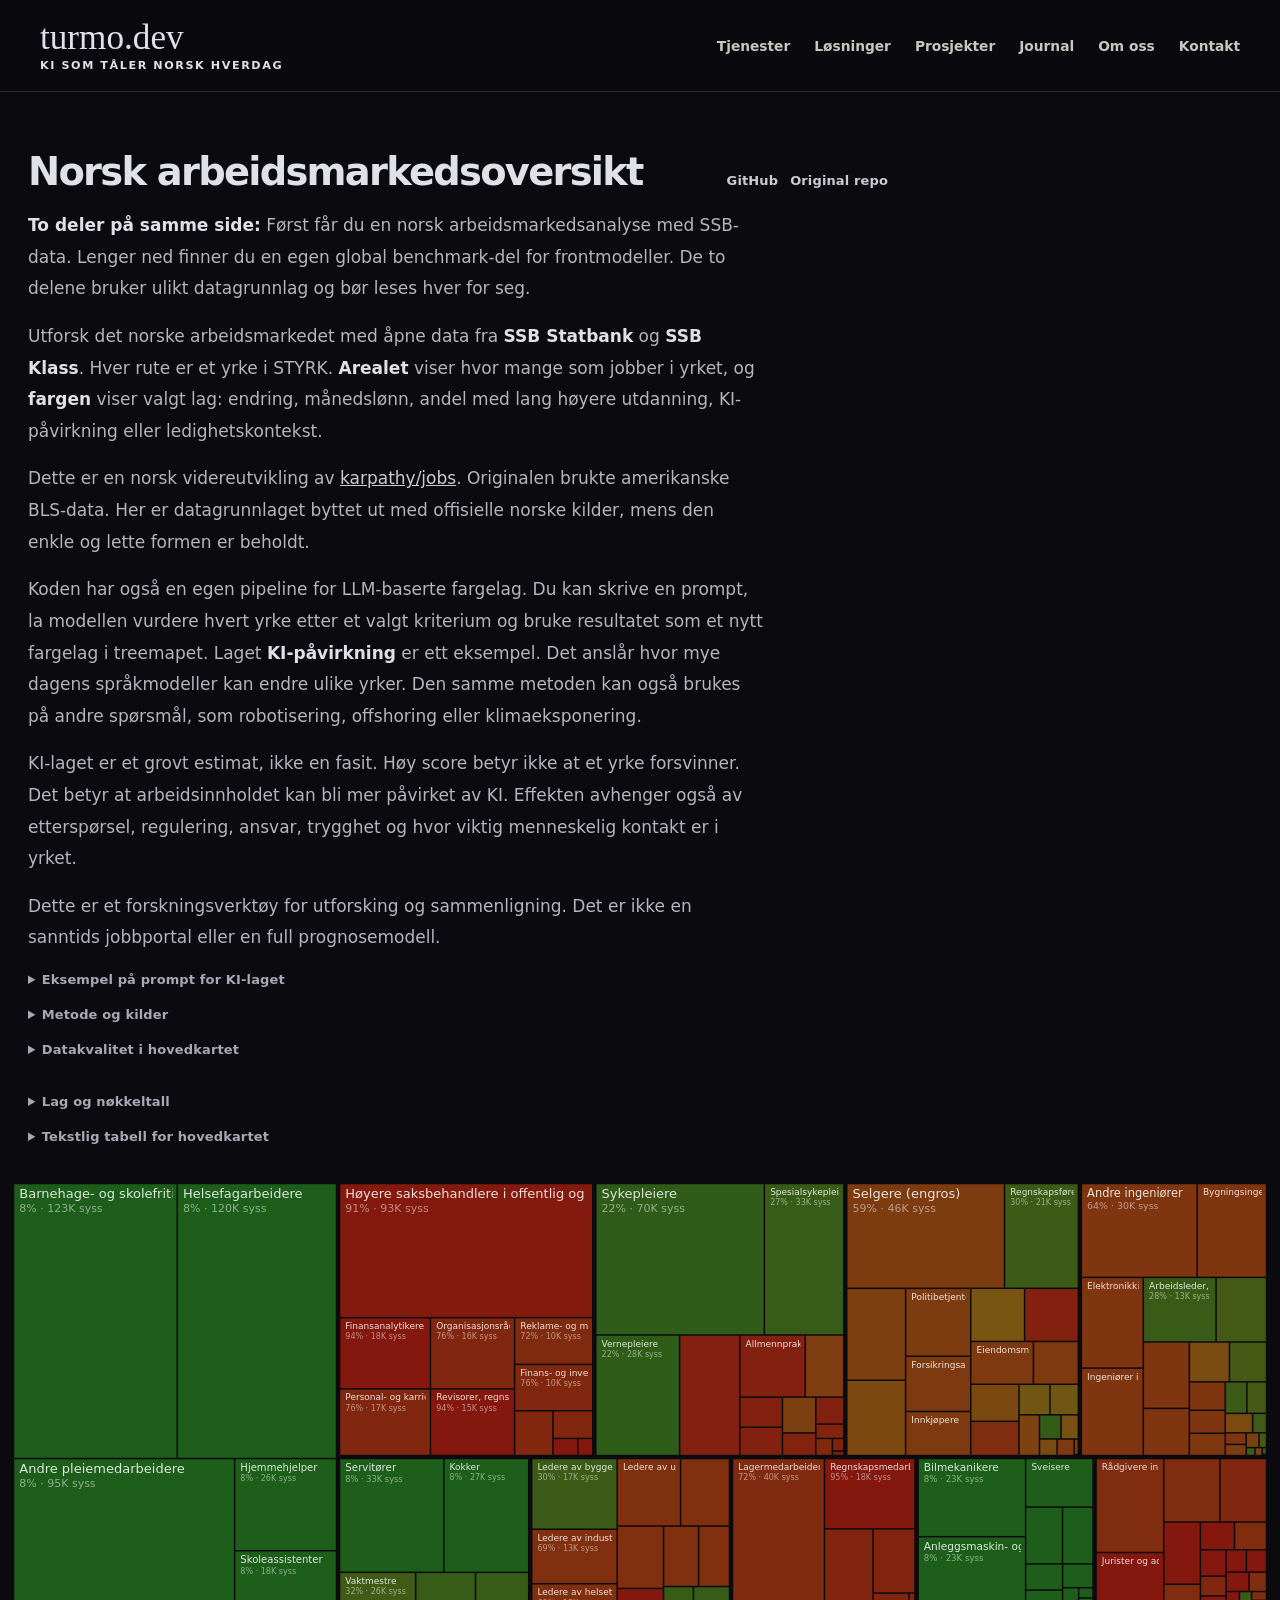
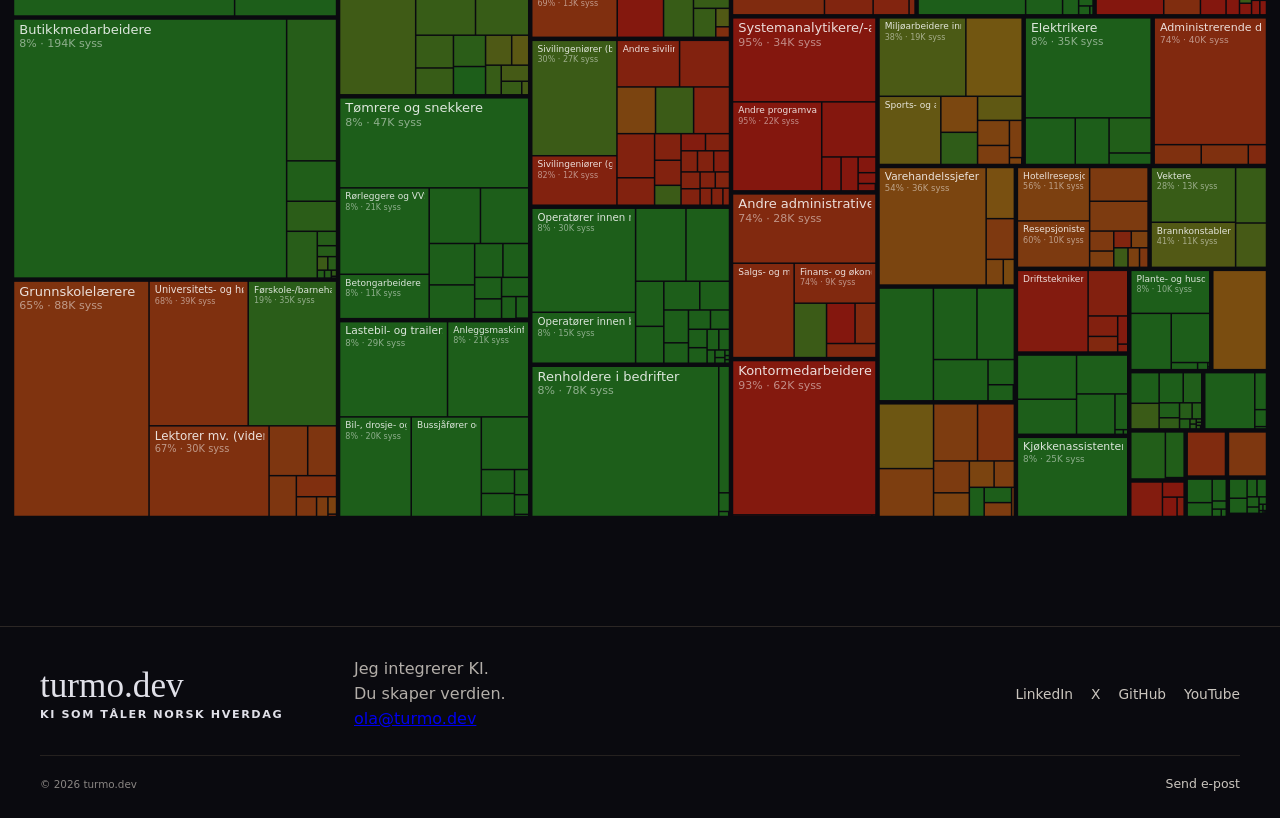
<file: blog/innlegg/norsk-arbeidsmarkedsoversikt.html>
<!DOCTYPE html>
<html lang="nb">
<head>
<meta charset="UTF-8">
<meta name="viewport" content="width=device-width, initial-scale=1.0">
<title>Norsk arbeidsmarkedsoversikt - turmo.dev</title>
<meta name="description" content="Interaktivt treemap over norske yrker basert på SSB-data, med sysselsetting, lønn, utdanning, endring og tydelig merket KI-påvirkning.">
<meta name="keywords" content="turmo.dev, norsk arbeidsmarked, SSB, STYRK, yrker, lønn, sysselsetting, utdanning, KI-påvirkning, treemap">
<meta name="author" content="Ola Turmo">
<meta name="creator" content="Ola Turmo">
<meta name="application-name" content="turmo.dev">
<meta name="apple-mobile-web-app-title" content="turmo.dev">
<meta name="robots" content="index,follow,max-image-preview:large,max-snippet:-1,max-video-preview:-1">
<meta name="googlebot" content="index,follow,max-image-preview:large">
<meta name="format-detection" content="telephone=no,address=no,email=no">
<meta name="theme-color" content="#0a0a0f">
<meta name="referrer" content="strict-origin-when-cross-origin">
<link rel="canonical" href="https://turmo.dev/blog/innlegg/norsk-arbeidsmarkedsoversikt">
<link rel="alternate" hreflang="nb-NO" href="https://turmo.dev/blog/innlegg/norsk-arbeidsmarkedsoversikt">
<link rel="alternate" hreflang="x-default" href="https://turmo.dev/blog/innlegg/norsk-arbeidsmarkedsoversikt">
<meta property="og:site_name" content="turmo.dev">
<meta property="og:title" content="Norsk arbeidsmarkedsoversikt">
<meta property="og:description" content="Grafisk norsk arbeidsmarkedsoversikt med interaktivt SSB-basert treemap over yrker, lønn, utdanning, endring og KI-påvirkning.">
<meta property="og:type" content="website">
<meta property="og:locale" content="nb_NO">
<meta property="og:url" content="https://turmo.dev/blog/innlegg/norsk-arbeidsmarkedsoversikt">
<meta property="og:image" content="https://turmo.dev/assets/og-image.png">
<meta property="og:image:type" content="image/png">
<meta property="og:image:width" content="1200">
<meta property="og:image:height" content="630">
<meta property="og:image:alt" content="Norsk arbeidsmarkedsoversikt på turmo.dev med mørke interaktive grafer og norske forklaringer">
<meta name="twitter:card" content="summary_large_image">
<meta name="twitter:url" content="https://turmo.dev/blog/innlegg/norsk-arbeidsmarkedsoversikt">
<meta name="twitter:title" content="Norsk arbeidsmarkedsoversikt">
<meta name="twitter:description" content="Grafisk norsk arbeidsmarkedsoversikt med interaktivt SSB-basert treemap over yrker, lønn, utdanning, endring og KI-påvirkning.">
<meta name="twitter:image" content="https://turmo.dev/assets/og-image.png">
<meta name="twitter:image:alt" content="Norsk arbeidsmarkedsoversikt på turmo.dev">
<link rel="icon" type="image/png" href="favicon-32.png" sizes="32x32">
<script type="application/ld+json">
{
  "@context": "https://schema.org",
  "@graph": [
    {
      "@type": "WebSite",
      "@id": "https://turmo.dev/#website",
      "url": "https://turmo.dev/",
      "name": "turmo.dev",
      "inLanguage": "nb-NO",
      "description": "Et visuelt prosjekt med norsk arbeidsmarkedsanalyse og egen global modellbenchmarking."
    },
    {
      "@type": "WebPage",
      "@id": "https://turmo.dev/blog/innlegg/norsk-arbeidsmarkedsoversikt#webpage",
      "url": "https://turmo.dev/blog/innlegg/norsk-arbeidsmarkedsoversikt",
      "name": "Norsk arbeidsmarkedsoversikt - turmo.dev",
      "isPartOf": {
        "@id": "https://turmo.dev/#website"
      },
      "about": [
        "Norsk arbeidsmarked",
        "SSB Statbank",
        "SSB Klass",
        "Yrkesdata",
        "KI og arbeidsliv"
      ],
      "inLanguage": "nb-NO",
      "primaryImageOfPage": {
        "@type": "ImageObject",
        "url": "https://turmo.dev/assets/og-image.png"
      },
      "description": "Interaktiv norsk arbeidsmarkedsoversikt med SSB-data, STYRK-klassifikasjon og grafiske yrkeskart."
    },
    {
      "@type": "Dataset",
      "@id": "https://turmo.dev/blog/innlegg/norsk-arbeidsmarkedsoversikt#dataset",
      "name": "turmo.dev – norsk arbeidsmarkedsdatasett",
      "description": "Norsk arbeidsmarkedsdatasett med sysselsetting, månedslønn, utdanning, endring over tid, ledighetskontekst og et tydelig merket KI-anslag.",
      "inLanguage": "nb-NO",
      "creator": {
        "@type": "Person",
        "name": "Ola Turmo"
      },
      "url": "https://turmo.dev/blog/innlegg/norsk-arbeidsmarkedsoversikt",
      "isBasedOn": [
        "https://github.com/karpathy/jobs",
        "https://www.ssb.no/",
        "https://www.anthropic.com/research/labor-market-impacts"
      ],
      "distribution": {
        "@type": "DataDownload",
        "contentUrl": "https://turmo.dev/blog/innlegg/data.js",
        "encodingFormat": "application/json"
      },
      "keywords": [
        "SSB",
        "yrker",
        "sysselsetting",
        "månedslønn",
        "arbeidsmarked",
        "KI"
      ]
    },
    {
      "@type": "FAQPage",
      "@id": "https://turmo.dev/blog/innlegg/norsk-arbeidsmarkedsoversikt#faq",
      "mainEntity": [
        {
          "@type": "Question",
          "name": "Bruker hovedkartet amerikanske BLS-tall?",
          "acceptedAnswer": {
            "@type": "Answer",
            "text": "Nei. Hovedkartet bygger på norske tall fra SSB Statbank og SSB Klass. Det som er videreført fra originalrepoet er først og fremst visualiseringsformen og den lette, statiske arkitekturen."
          }
        },
        {
          "@type": "Question",
          "name": "Er endring et prognoselag slik som i den amerikanske originalen?",
          "acceptedAnswer": {
            "@type": "Answer",
            "text": "Nei. Endring viser historisk utvikling i sysselsetting siden 2019 i norske data. Det er ikke en norsk erstatning for BLS Outlook."
          }
        },
        {
          "@type": "Question",
          "name": "Er KI-seksjonen basert på direkte målt bruk per yrke i Norge?",
          "acceptedAnswer": {
            "@type": "Answer",
            "text": "Nei. KI-seksjonen viser et tydelig merket norsk anslag. Den kombinerer en teoretisk LLM-eksponeringsmodell med SSBs næringsvise statistikk om KI-bruk, men den måler ikke faktisk KI-bruk direkte per yrke."
          }
        },
        {
          "@type": "Question",
          "name": "Finnes det fortsatt amerikanske tall i KI-grafen?",
          "acceptedAnswer": {
            "@type": "Answer",
            "text": "Ja, i den nederste KI-grafen brukes en tydelig merket kalibrering mot Anthropic sin opprinnelige figur for å få samme kategori-profil. Norske etiketter, sysselsettingstall og yrkeseksempler er fortsatt hentet fra dette norske datasettet."
          }
        }
      ]
    },
    {
      "@type": "BlogPosting",
      "@id": "https://turmo.dev/blog/innlegg/norsk-arbeidsmarkedsoversikt#article",
      "headline": "Norsk arbeidsmarkedsoversikt",
      "description": "Interaktivt treemap over norske yrker basert på SSB-data, med sysselsetting, lønn, utdanning, endring og tydelig merket KI-påvirkning.",
      "url": "https://turmo.dev/blog/innlegg/norsk-arbeidsmarkedsoversikt",
      "inLanguage": "nb-NO",
      "datePublished": "2026-05-07",
      "dateModified": "2026-05-19",
      "author": {"@type": "Person", "name": "Ola Turmo"},
      "publisher": {"@type": "Organization", "name": "turmo.dev", "url": "https://turmo.dev/"},
      "image": "https://turmo.dev/assets/og-image.png",
      "mainEntityOfPage": {"@id": "https://turmo.dev/blog/innlegg/norsk-arbeidsmarkedsoversikt#webpage"}
    }
  ]
}
</script>
<style>
*, *::before, *::after { margin: 0; padding: 0; box-sizing: border-box; }

html {
  overflow-x: clip;
}

.sr-only {
  position: absolute;
  width: 1px;
  height: 1px;
  padding: 0;
  margin: -1px;
  overflow: hidden;
  clip: rect(0, 0, 0, 0);
  white-space: nowrap;
  border: 0;
}

:root {
  --bg: #0a0a0f;
  --bg2: #12121a;
  --fg: #e0e0e8;
  --fg2: #a7a7b6;
  --hero-shell-max: 370px;
}

body {
  background: var(--bg);
  color: var(--fg);
  font-family: "Manrope", -apple-system, BlinkMacSystemFont, "Segoe UI", system-ui, sans-serif;
  line-height: 1.6;
  overflow-x: clip;
  text-rendering: optimizeLegibility;
  -webkit-font-smoothing: antialiased;
  -moz-osx-font-smoothing: grayscale;
}

#wrapper {
  max-width: 1400px;
  width: 100%;
  margin: 0 auto;
  padding-top: 0;
  padding-bottom: 180px;
  overflow-x: clip;
}

#header {
  position: relative;
  padding: 0 28px 16px;
  flex-shrink: 0;
  max-width: 100%;
  overflow-x: clip;
}

.intro {
  max-width: 860px;
  min-width: 0;
  margin-bottom: 32px;
}

.hero {
  display: flex;
  align-items: flex-start;
  justify-content: center;
  min-height: 100dvh;
  margin-bottom: 56px;
  padding-inline: 20px;
}

.hero-copy {
  display: none;
}

.hero-media {
  position: relative;
  display: flex;
  align-items: flex-start;
  justify-content: center;
  min-width: 0;
  width: 100%;
}

.hero-video-shell {
  position: relative;
  width: min(100%, var(--hero-shell-max));
  aspect-ratio: 9 / 16;
  border-radius: 28px;
  overflow: hidden;
  border: 1px solid rgba(255,255,255,0.08);
  background:
    radial-gradient(circle at 18% 16%, rgba(255,140,105,0.18), transparent 32%),
    radial-gradient(circle at 80% 12%, rgba(122,162,255,0.12), transparent 28%),
    linear-gradient(160deg, #13151d 0%, #0f1118 44%, #0b0b10 100%);
  box-shadow:
    inset 0 1px 0 rgba(255,255,255,0.06),
    0 30px 80px rgba(0,0,0,0.34);
}

.hero-video-shell::before {
  content: "";
  position: absolute;
  inset: 0;
  background:
    linear-gradient(180deg, rgba(10,10,15,0.12), rgba(10,10,15,0.58)),
    linear-gradient(90deg, rgba(255,255,255,0.05) 0, rgba(255,255,255,0.02) 1px, transparent 1px, transparent 20px),
    linear-gradient(180deg, rgba(255,255,255,0.035) 0, rgba(255,255,255,0.01) 1px, transparent 1px, transparent 20px);
  background-size: auto, 20px 20px, 20px 20px;
  pointer-events: none;
  z-index: 1;
}

.hero-poster {
  position: absolute;
  inset: 0;
  width: 100%;
  height: 100%;
  object-fit: cover;
  opacity: 0.9;
  transform: scale(1.02);
}

.hero-video {
  position: absolute;
  inset: 0;
  width: 100%;
  height: 100%;
  object-fit: cover;
  opacity: 0;
  transition: opacity 0.45s ease, transform 0.8s cubic-bezier(0.16, 1, 0.3, 1);
  transform: scale(1.015);
  z-index: 2;
}

.hero-video-shell.is-ready .hero-video {
  opacity: 0.96;
}

.hero-video-shell.is-playing .hero-video {
  transform: scale(1);
}

.hero-video-shell.is-ended .hero-video {
  opacity: 0.96;
}

.thinking-banner {
  position: fixed;
  left: 50%;
  top: var(--thinking-banner-top, calc(100dvh - 96px));
  bottom: auto;
  z-index: 35;
  width: min(calc(100vw - 28px), var(--hero-shell-max));
  display: flex;
  align-items: flex-start;
  justify-content: flex-start;
  gap: 10px;
  padding: 10px 14px 11px;
  border-radius: 22px;
  border: 1px solid rgba(255,255,255,0.18);
  background:
    linear-gradient(135deg, rgba(18,20,28,0.94), rgba(11,12,18,0.9)),
    radial-gradient(circle at 18% 20%, rgba(255,140,105,0.12), transparent 32%);
  box-shadow:
    inset 0 1px 0 rgba(255,255,255,0.14),
    inset 0 0 0 1px rgba(255,255,255,0.05),
    0 24px 64px rgba(0,0,0,0.34);
  backdrop-filter: blur(18px);
  -webkit-backdrop-filter: blur(18px);
  opacity: 0;
  pointer-events: none;
  transform: translate(-50%, 20px);
  transition:
    opacity 0.32s ease,
    transform 0.42s cubic-bezier(0.16, 1, 0.3, 1),
    top 0.22s linear,
    width 0.32s ease,
    border-radius 0.32s ease;
}

body.has-thinking-banner .thinking-banner {
  opacity: 1;
  pointer-events: auto;
  transform: translate(-50%, 0);
}

.thinking-banner.is-docked {
  top: 14px;
  width: min(calc(100vw - 28px), var(--hero-shell-max));
  border-radius: 18px;
}

.thinking-banner-copy {
  min-width: 0;
  width: 100%;
  display: grid;
  gap: 4px;
}

.thinking-banner-head {
  display: inline-flex;
  align-items: flex-start;
  gap: 8px;
  width: 100%;
}

.thinking-banner-arrow {
  flex: 0 0 auto;
  position: relative;
  width: 14px;
  height: 8px;
  opacity: 0.9;
  margin-top: 5px;
}

.thinking-banner-arrow::before,
.thinking-banner-arrow::after {
  content: "";
  position: absolute;
  top: 3px;
  width: 8px;
  height: 1.5px;
  border-radius: 999px;
  background: linear-gradient(90deg, rgba(255,140,105,0.9), rgba(122,162,255,0.8));
}

.thinking-banner-arrow::before {
  left: 0;
  transform: rotate(32deg);
  transform-origin: left center;
}

.thinking-banner-arrow::after {
  right: 0;
  transform: rotate(-32deg);
  transform-origin: right center;
}

.thinking-banner-title {
  margin-top: 0;
  flex: 1 1 auto;
  font-size: clamp(0.86rem, 0.92vw, 0.96rem);
  font-weight: 800;
  letter-spacing: -0.03em;
  line-height: 1.08;
  color: #f0f1f6;
}

.thinking-banner-text {
  margin-top: 0;
  max-width: 64ch;
  font-size: 12px;
  line-height: 1.35;
  color: rgba(224,224,232,0.74);
  display: -webkit-box;
  -webkit-box-orient: vertical;
  -webkit-line-clamp: 2;
  overflow: hidden;
}

.intro-head {
  display: flex;
  align-items: baseline;
  justify-content: space-between;
  gap: 18px 24px;
  flex-wrap: wrap;
  margin-bottom: 18px;
}

.intro h1 {
  font-size: clamp(2rem, 3vw, 2.75rem);
  font-weight: 800;
  letter-spacing: -0.045em;
  line-height: 1.02;
  margin: 0;
  min-width: 0;
  overflow-wrap: anywhere;
}

.intro-links {
  display: flex;
  align-items: center;
  gap: 12px;
  flex-wrap: wrap;
}

.intro-links a {
  font-size: 13px;
  font-weight: 600;
  letter-spacing: 0.01em;
  color: var(--fg2);
  text-decoration: none;
}

.intro-links a:hover { text-decoration: underline; }

.intro p {
  max-width: 68ch;
  font-size: 17px;
  line-height: 1.86;
  color: rgba(224,224,232,0.8);
  margin-bottom: 16px;
}

.intro a { color: rgba(224,224,232,0.9); }
.intro strong, .intro b { color: var(--fg); font-weight: 600; }

.intro details {
  max-width: 76ch;
  margin: 14px 0;
}

.intro summary {
  font-size: 13px;
  font-weight: 600;
  letter-spacing: 0.01em;
  color: var(--fg2);
  cursor: pointer;
  user-select: none;
}

.intro summary:hover { color: var(--fg); }

.intro .prompt-box {
  margin-top: 8px;
  background: rgba(0,0,0,0.3);
  border: 1px solid rgba(255,255,255,0.06);
  border-radius: 6px;
  padding: 12px 16px;
  font-family: "SF Mono", "Menlo", "Consolas", monospace;
  font-size: 11px;
  line-height: 1.5;
  color: var(--fg2);
  max-height: 260px;
  overflow-y: auto;
  white-space: pre-wrap;
  word-break: break-word;
}

.drawer-panel {
  margin-top: 12px;
  padding: 18px 20px 16px;
  background: rgba(255,255,255,0.03);
  border: 1px solid rgba(255,255,255,0.08);
  border-radius: 14px;
  max-width: 100%;
  overflow-wrap: anywhere;
}

.drawer-panel p,
.drawer-panel li {
  font-size: 14px;
  line-height: 1.74;
  color: rgba(224,224,232,0.78);
}

.drawer-panel p + p,
.drawer-panel ul + p,
.drawer-panel p + ul,
.drawer-panel ul + ul {
  margin-top: 10px;
}

.drawer-panel strong {
  color: var(--fg);
}

.drawer-panel h2 {
  font-size: 12px;
  font-weight: 600;
  text-transform: uppercase;
  letter-spacing: 0.08em;
  color: var(--fg);
  margin: 14px 0 6px;
}

.drawer-panel h2:first-child {
  margin-top: 0;
}

.drawer-panel ul {
  padding-left: 18px;
}

.stats-row {
  display: flex;
  flex-wrap: wrap;
  gap: 24px 34px;
  align-items: flex-start;
  padding-top: 8px;
  margin-bottom: 20px;
  min-width: 0;
}

.stat-section {
  display: flex;
  flex-direction: column;
  gap: 5px;
  min-width: 0;
}

.stat-section h3 {
  font-size: 12px;
  font-weight: 600;
  text-transform: uppercase;
  letter-spacing: 0.1em;
  color: var(--fg2);
}

.stat-big {
  font-size: 36px;
  font-weight: 800;
  letter-spacing: -0.03em;
  line-height: 1;
  overflow-wrap: anywhere;
}

.stat-label {
  font-size: 12px;
  color: var(--fg2);
}

.tier-bar { display: flex; flex-direction: column; gap: 3px; }
.tier-row { display: flex; align-items: center; gap: 8px; font-size: 13px; }
.tier-color { width: 10px; height: 10px; border-radius: 2px; flex-shrink: 0; }
.tier-name { flex: 1; color: var(--fg2); white-space: nowrap; }
.tier-jobs { text-align: right; white-space: nowrap; }
.tier-pct { text-align: right; width: 34px; color: var(--fg2); font-size: 12px; }

.histogram { display: flex; align-items: flex-end; gap: 2px; height: 54px; }
.histogram .bar { flex: 1; border-radius: 1px 1px 0 0; min-height: 1px; }
.hist-labels { display: flex; justify-content: space-between; font-size: 11px; color: var(--fg2); margin-top: 3px; }

.hbar-chart { display: flex; flex-direction: column; gap: 3px; }
.hbar-row { display: flex; align-items: center; gap: 8px; font-size: 13px; }
.hbar-label { width: 104px; flex-shrink: 0; color: var(--fg2); font-size: 12px; text-align: right; }
.hbar-track { flex: 1; height: 12px; background: rgba(255,255,255,0.04); border-radius: 2px; overflow: hidden; min-width: 36px; }
.hbar-fill { height: 100%; border-radius: 2px; }
.hbar-val { width: 62px; flex-shrink: 0; font-size: 12px; color: var(--fg); text-align: right; }

.controls-row {
  display: flex;
  align-items: flex-end;
  position: relative;
  gap: 16px;
  flex-wrap: wrap;
  margin-top: 30px;
  margin-bottom: 18px;
  padding-top: 24px;
  min-width: 0;
}

.controls-row::before {
  content: "";
  position: absolute;
  left: 0;
  right: 0;
  top: 0;
  height: 1px;
  background: linear-gradient(90deg, transparent, rgba(255,255,255,0.12) 10%, rgba(255,255,255,0.06) 50%, transparent);
}

.color-toggle {
  display: flex;
  gap: 6px;
  flex-wrap: wrap;
  min-width: 0;
}

.color-toggle button {
  padding: 8px 15px;
  font-size: 13px;
  font-weight: 600;
  border: 1px solid rgba(255,255,255,0.1);
  border-radius: 8px;
  background: transparent;
  color: var(--fg2);
  cursor: pointer;
  transition: all 0.15s;
}

.color-toggle button.active {
  background: rgba(255,255,255,0.08);
  color: var(--fg);
  border-color: rgba(255,255,255,0.2);
}

.color-toggle button:hover:not(.active) {
  background: rgba(255,255,255,0.04);
}

.gradient-legend {
  display: flex;
  align-items: center;
  gap: 8px;
  font-size: 12px;
  color: var(--fg2);
}

.gradient-legend canvas { border-radius: 2px; }

.map-drawer {
  margin-top: 10px;
}

.map-drawer summary {
  font-size: 13px;
  font-weight: 600;
  letter-spacing: 0.01em;
  color: var(--fg2);
  cursor: pointer;
  user-select: none;
}

.map-drawer summary:hover {
  color: var(--fg);
}

.map-drawer-panel {
  margin-top: 12px;
}

.treemap-text-alt {
  margin-top: 14px;
}

.treemap-text-alt summary {
  font-size: 13px;
  font-weight: 600;
  letter-spacing: 0.01em;
  color: var(--fg2);
  cursor: pointer;
  user-select: none;
}

.treemap-text-alt summary:hover {
  color: var(--fg);
}

.treemap-text-alt-panel {
  margin-top: 12px;
}

.treemap-text-alt-table-wrap {
  overflow-x: auto;
}

.treemap-text-alt-table {
  width: 100%;
  border-collapse: collapse;
  font-size: 13px;
}

.treemap-text-alt-table th,
.treemap-text-alt-table td {
  padding: 10px 0;
  border-bottom: 1px solid rgba(255,255,255,0.08);
  text-align: left;
  vertical-align: top;
}

.treemap-text-alt-table th {
  color: var(--fg2);
  font-weight: 600;
}

.benchmark-table-drawer {
  margin-top: 6px;
}

.benchmark-table-drawer summary {
  font-size: 13px;
  font-weight: 600;
  letter-spacing: 0.01em;
  color: var(--fg2);
  cursor: pointer;
  user-select: none;
}

.benchmark-table-drawer summary:hover {
  color: var(--fg);
}

.benchmark-table-drawer-panel {
  margin-top: 12px;
}

.geo-picker select {
  min-width: 180px;
  padding: 7px 10px;
  border-radius: 4px;
  border: 1px solid rgba(255,255,255,0.12);
  background: rgba(255,255,255,0.03);
  color: var(--fg);
  font-size: 13px;
}

canvas#canvas {
  display: block;
  cursor: default;
  aspect-ratio: 4 / 3;
  contain: layout paint size;
  max-width: 100%;
  margin-top: 6px;
  border-radius: 18px;
  clip-path: inset(0 round 18px);
  touch-action: manipulation;
}

#tooltip {
  position: fixed;
  pointer-events: none;
  background: var(--bg2);
  border: 1px solid rgba(255,255,255,0.12);
  border-radius: 8px;
  padding: 12px 16px;
  font-size: 13px;
  line-height: 1.5;
  max-width: 360px;
  opacity: 0;
  transition: opacity 0.12s;
  z-index: 20;
  box-shadow: 0 8px 32px rgba(0,0,0,0.6);
}

#tooltip.visible { opacity: 1; }
#tooltip .tt-title { font-weight: 600; font-size: 14px; margin-bottom: 6px; color: #fff; }
#tooltip .tt-highlight { font-size: 12px; margin-bottom: 8px; }
#tooltip .tt-stats { display: grid; grid-template-columns: auto auto; gap: 2px 12px; font-size: 12px; }
#tooltip .tt-stats .label { color: var(--fg2); }
#tooltip .tt-stats .value { color: var(--fg); text-align: right; }
#tooltip .tt-rationale { font-size: 11px; color: var(--fg2); margin-top: 8px; line-height: 1.4; border-top: 1px solid rgba(255,255,255,0.06); padding-top: 8px; }

.analysis-section {
  position: relative;
  margin-top: 46px;
  padding: 40px 28px 0;
  max-width: 100%;
  overflow-x: clip;
}

.analysis-section::before {
  content: "";
  position: absolute;
  left: 28px;
  right: 28px;
  top: 0;
  height: 1px;
  background: linear-gradient(90deg, transparent, rgba(255,255,255,0.12) 10%, rgba(255,255,255,0.06) 50%, transparent);
}

.analysis-section h2 {
  font-size: clamp(1.75rem, 2.3vw, 2.2rem);
  font-weight: 800;
  letter-spacing: -0.04em;
  line-height: 1.04;
  margin-bottom: 14px;
  overflow-wrap: anywhere;
}

.analysis-section details {
  margin-top: 12px;
}

.analysis-section summary {
  font-size: 13px;
  font-weight: 600;
  letter-spacing: 0.01em;
  color: var(--fg2);
  cursor: pointer;
  user-select: none;
}

.analysis-section summary:hover {
  color: var(--fg);
}

.section-lead {
  max-width: 72ch;
  font-size: 17px;
  line-height: 1.84;
  color: rgba(224,224,232,0.8);
}

.section-lead a,
.impact-note a {
  color: var(--fg);
}

.impact-grid {
  display: grid;
  grid-template-columns: minmax(0, 1.25fr) minmax(320px, 0.9fr);
  gap: 18px;
  margin-top: 20px;
  min-width: 0;
}

.impact-card {
  background: rgba(255,255,255,0.03);
  border: 1px solid rgba(255,255,255,0.08);
  border-radius: 16px;
  padding: 22px 22px 20px;
  min-width: 0;
  overflow: hidden;
}

.impact-card h3 {
  font-size: 12px;
  font-weight: 600;
  text-transform: uppercase;
  letter-spacing: 0.1em;
  color: var(--fg2);
  margin-bottom: 12px;
}

.impact-legend {
  display: flex;
  flex-wrap: wrap;
  gap: 12px 16px;
  margin-top: 8px;
  font-size: 12px;
  color: var(--fg2);
}

.impact-legend-item {
  display: inline-flex;
  align-items: center;
  gap: 8px;
}

.impact-legend-swatch {
  width: 22px;
  height: 8px;
  border-radius: 999px;
}

.impact-radar-wrap {
  position: relative;
  overflow: hidden;
  min-width: 0;
  border-radius: 14px;
  background:
    radial-gradient(circle at 50% 14%, rgba(122,162,255,0.18), transparent 26%),
    radial-gradient(circle at 34% 62%, rgba(255,140,105,0.12), transparent 30%),
    linear-gradient(180deg, rgba(255,255,255,0.02), rgba(255,255,255,0)),
    linear-gradient(135deg, #1a1f29 0%, #141924 42%, #10131b 100%);
  box-shadow:
    inset 0 1px 0 rgba(255,255,255,0.06),
    inset 0 0 0 1px rgba(255,255,255,0.03);
}

#impactRadar {
  width: 100%;
  height: auto;
  display: block;
}

.impact-side {
  display: flex;
  flex-direction: column;
  gap: 16px;
  min-width: 0;
}

.impact-focus h3,
.impact-table-wrap h3 {
  margin-bottom: 12px;
}

.impact-focus-name {
  font-size: clamp(1.7rem, 2.6vw, 2.3rem);
  font-weight: 800;
  letter-spacing: -0.04em;
  line-height: 1.05;
  overflow-wrap: anywhere;
}

.impact-focus-copy {
  margin-top: 8px;
  font-size: 14px;
  line-height: 1.72;
  color: var(--fg2);
}

.impact-mini-stats {
  display: grid;
  grid-template-columns: repeat(2, minmax(0, 1fr));
  gap: 10px;
  margin-top: 16px;
}

.impact-mini-stat {
  padding: 10px 12px;
  background: rgba(255,255,255,0.03);
  border: 1px solid rgba(255,255,255,0.06);
  border-radius: 10px;
}

.impact-mini-stat .label {
  display: block;
  font-size: 11px;
  color: var(--fg2);
  margin-bottom: 4px;
}

.impact-mini-stat .value {
  font-size: 19px;
  font-weight: 700;
  letter-spacing: -0.02em;
}

.impact-focus ul {
  margin-top: 14px;
  padding-left: 18px;
  color: var(--fg2);
  font-size: 14px;
  line-height: 1.72;
}

.impact-table {
  width: 100%;
  border-collapse: collapse;
  font-size: 12px;
  table-layout: fixed;
}

.impact-table th,
.impact-table td {
  padding: 9px 0;
  border-bottom: 1px solid rgba(255,255,255,0.07);
  text-align: right;
}

.impact-table th:first-child,
.impact-table td:first-child {
  text-align: left;
  padding-right: 10px;
  word-break: break-word;
}

.impact-table th {
  color: var(--fg2);
  font-weight: 600;
}

.impact-table tbody tr {
  cursor: pointer;
  transition: background 0.15s;
}

.impact-table tbody tr:hover,
.impact-table tbody tr.active {
  background: rgba(255,255,255,0.04);
}

.impact-note {
  margin-top: 14px;
  font-size: 14px;
  line-height: 1.72;
  color: var(--fg2);
}

#impactTooltip {
  position: fixed;
  pointer-events: none;
  background: var(--bg2);
  border: 1px solid rgba(255,255,255,0.12);
  border-radius: 8px;
  padding: 10px 12px;
  font-size: 12px;
  line-height: 1.5;
  max-width: 260px;
  opacity: 0;
  transition: opacity 0.12s;
  z-index: 21;
  box-shadow: 0 8px 32px rgba(0,0,0,0.55);
}

#impactTooltip.visible {
  opacity: 1;
}

.benchmark-section {
  margin-top: 56px;
}

.benchmark-shell {
  margin-top: 22px;
}

.benchmark-tabs,
.benchmark-tools {
  display: flex;
  flex-wrap: wrap;
  gap: 10px;
}

.benchmark-tools {
  margin-top: 14px;
  align-items: end;
}

.benchmark-tab,
.benchmark-toggle {
  border: 1px solid rgba(255,255,255,0.1);
  background: rgba(255,255,255,0.02);
  color: var(--fg2);
  border-radius: 999px;
  padding: 10px 16px;
  font-size: 13px;
  font-weight: 700;
  letter-spacing: 0.01em;
  cursor: pointer;
  transition: background 0.18s ease, color 0.18s ease, border-color 0.18s ease, transform 0.18s ease;
}

.benchmark-tab:hover,
.benchmark-toggle:hover {
  background: rgba(255,255,255,0.05);
  color: var(--fg);
}

.benchmark-tab:active,
.benchmark-toggle:active {
  transform: translateY(1px);
}

.benchmark-tab.is-active,
.benchmark-toggle.is-active {
  background: rgba(255,255,255,0.08);
  color: var(--fg);
  border-color: rgba(255,255,255,0.18);
}

.benchmark-toggle[disabled] {
  opacity: 0.45;
  cursor: not-allowed;
}

.benchmark-search-wrap,
.benchmark-select-wrap {
  display: flex;
  flex-direction: column;
  gap: 6px;
  min-width: 0;
}

.benchmark-search-wrap span,
.benchmark-select-wrap span {
  font-size: 11px;
  font-weight: 700;
  text-transform: uppercase;
  letter-spacing: 0.12em;
  color: var(--fg2);
}

.benchmark-search-wrap input,
.benchmark-select-wrap select {
  min-height: 42px;
  padding: 10px 14px;
  border-radius: 14px;
  border: 1px solid rgba(255,255,255,0.1);
  background: rgba(255,255,255,0.03);
  color: var(--fg);
  font: inherit;
  outline: none;
}

.benchmark-search-wrap input {
  min-width: min(100%, 280px);
}

.benchmark-note {
  margin-top: 18px;
  padding: 16px 18px;
  border-radius: 16px;
  border: 1px solid rgba(255,255,255,0.08);
  background: rgba(255,255,255,0.03);
  color: rgba(224,224,232,0.8);
  font-size: 14px;
  line-height: 1.72;
}

.benchmark-stats {
  display: grid;
  grid-template-columns: repeat(4, minmax(0, 1fr));
  gap: 14px;
  margin-top: 18px;
}

.benchmark-stat {
  padding: 16px 18px;
  border-radius: 16px;
  border: 1px solid rgba(255,255,255,0.08);
  background: rgba(255,255,255,0.03);
}

.benchmark-stat-label {
  font-size: 11px;
  font-weight: 700;
  text-transform: uppercase;
  letter-spacing: 0.12em;
  color: var(--fg2);
}

.benchmark-stat-value {
  margin-top: 8px;
  font-size: clamp(1.55rem, 2.2vw, 2.15rem);
  font-weight: 800;
  letter-spacing: -0.04em;
  line-height: 1.04;
  color: var(--fg);
  overflow-wrap: anywhere;
}

.benchmark-stat-sub {
  margin-top: 6px;
  font-size: 13px;
  line-height: 1.65;
  color: var(--fg2);
}

.benchmark-grid {
  display: grid;
  grid-template-columns: minmax(0, 1.22fr) minmax(320px, 0.9fr);
  gap: 18px;
  margin-top: 18px;
}

.benchmark-panel {
  border-radius: 18px;
  border: 1px solid rgba(255,255,255,0.08);
  background: rgba(255,255,255,0.03);
  padding: 22px;
  min-width: 0;
}

.benchmark-panel h3 {
  font-size: 12px;
  font-weight: 700;
  text-transform: uppercase;
  letter-spacing: 0.12em;
  color: var(--fg2);
  margin-bottom: 12px;
}

.benchmark-panel-head {
  display: flex;
  justify-content: space-between;
  align-items: start;
  gap: 14px;
  margin-bottom: 10px;
}

.benchmark-legend {
  display: flex;
  flex-wrap: wrap;
  justify-content: flex-end;
  gap: 8px;
}

.benchmark-legend-item {
  display: inline-flex;
  align-items: center;
  gap: 8px;
  padding: 6px 10px;
  border-radius: 999px;
  background: rgba(255,255,255,0.03);
  border: 1px solid rgba(255,255,255,0.06);
  font-size: 11px;
  color: var(--fg2);
}

.benchmark-legend-dot {
  width: 9px;
  height: 9px;
  border-radius: 999px;
  flex-shrink: 0;
}

.benchmark-chart-wrap {
  position: relative;
  border-radius: 16px;
  overflow: hidden;
  background:
    radial-gradient(circle at 18% 18%, rgba(122,162,255,0.12), transparent 28%),
    radial-gradient(circle at 84% 22%, rgba(255,140,105,0.1), transparent 26%),
    linear-gradient(180deg, rgba(255,255,255,0.02), rgba(255,255,255,0)),
    linear-gradient(160deg, #131821 0%, #11151d 40%, #0e1016 100%);
  box-shadow:
    inset 0 1px 0 rgba(255,255,255,0.04),
    inset 0 0 0 1px rgba(255,255,255,0.03);
}

#benchmarkChart {
  width: 100%;
  height: auto;
  display: block;
}

.benchmark-side {
  display: flex;
  flex-direction: column;
  gap: 18px;
  min-width: 0;
}

.benchmark-focus-name {
  font-size: clamp(1.65rem, 2.4vw, 2.2rem);
  font-weight: 800;
  letter-spacing: -0.04em;
  line-height: 1.06;
  overflow-wrap: anywhere;
}

.benchmark-focus-copy,
.benchmark-footnote,
.benchmark-validation-copy {
  margin-top: 8px;
  font-size: 14px;
  line-height: 1.72;
  color: var(--fg2);
}

.benchmark-mini-stats {
  display: grid;
  grid-template-columns: repeat(2, minmax(0, 1fr));
  gap: 10px;
  margin-top: 16px;
}

.benchmark-mini-stat {
  padding: 11px 12px;
  border-radius: 12px;
  border: 1px solid rgba(255,255,255,0.06);
  background: rgba(255,255,255,0.03);
}

.benchmark-mini-stat .label {
  display: block;
  font-size: 11px;
  color: var(--fg2);
  margin-bottom: 4px;
}

.benchmark-mini-stat .value {
  font-size: 18px;
  font-weight: 700;
  letter-spacing: -0.02em;
}

.benchmark-focus-highlights {
  margin-top: 14px;
  padding-left: 18px;
  color: var(--fg2);
  font-size: 14px;
  line-height: 1.72;
}

.benchmark-table-wrap {
  overflow-x: auto;
}

.benchmark-table {
  width: 100%;
  border-collapse: collapse;
  font-size: 12px;
  table-layout: fixed;
}

.benchmark-table th,
.benchmark-table td {
  padding: 10px 0;
  border-bottom: 1px solid rgba(255,255,255,0.07);
  text-align: right;
  vertical-align: top;
}

.benchmark-table th:first-child,
.benchmark-table td:first-child,
.benchmark-table th:nth-child(2),
.benchmark-table td:nth-child(2),
.benchmark-table th:nth-child(3),
.benchmark-table td:nth-child(3) {
  text-align: left;
}

.benchmark-table th:first-child,
.benchmark-table td:first-child {
  width: 92px;
  padding-right: 10px;
}

.benchmark-table th:nth-child(2),
.benchmark-table td:nth-child(2) {
  width: 34%;
  padding-right: 12px;
  word-break: break-word;
}

.benchmark-table th {
  color: var(--fg2);
  font-weight: 700;
}

.benchmark-table tbody tr {
  cursor: pointer;
  transition: background 0.18s ease;
}

.benchmark-table tbody tr:hover,
.benchmark-table tbody tr.is-active {
  background: rgba(255,255,255,0.04);
}

.benchmark-validation {
  margin-top: 18px;
}

.benchmark-validation-summary {
  display: grid;
  grid-template-columns: repeat(4, minmax(0, 1fr));
  gap: 10px;
  margin-top: 12px;
}

.benchmark-validation-chip {
  padding: 12px 14px;
  border-radius: 12px;
  border: 1px solid rgba(255,255,255,0.06);
  background: rgba(255,255,255,0.03);
}

.benchmark-validation-chip strong {
  display: block;
  font-size: 11px;
  text-transform: uppercase;
  letter-spacing: 0.12em;
  color: var(--fg2);
  margin-bottom: 4px;
}

.benchmark-validation-chip span {
  font-size: 19px;
  font-weight: 700;
  letter-spacing: -0.02em;
  color: var(--fg);
}

#benchmarkTooltip {
  position: fixed;
  pointer-events: none;
  background: var(--bg2);
  border: 1px solid rgba(255,255,255,0.12);
  border-radius: 10px;
  padding: 10px 12px;
  font-size: 12px;
  line-height: 1.56;
  max-width: 280px;
  opacity: 0;
  transition: opacity 0.12s ease;
  z-index: 22;
  box-shadow: 0 10px 36px rgba(0,0,0,0.52);
}

#benchmarkTooltip.visible {
  opacity: 1;
}

@media (max-width: 900px) {
  :root {
    --hero-shell-max: 332px;
  }
  #header { padding: 0 18px 12px; }
  .hero {
    min-height: 100dvh;
    margin-bottom: 34px;
    padding-inline: 14px;
  }
  .hero-video-shell { margin: 0 auto; }
  .stats-row { gap: 18px 22px; }
  .analysis-section {
    margin-top: 40px;
    padding: 34px 18px 0;
  }
  .analysis-section::before {
    left: 18px;
    right: 18px;
  }
  .impact-grid { grid-template-columns: 1fr; }
  .impact-mini-stats { grid-template-columns: 1fr 1fr; }
  .benchmark-stats {
    grid-template-columns: 1fr 1fr;
  }
  .benchmark-grid {
    grid-template-columns: 1fr;
  }
  .benchmark-panel-head {
    flex-direction: column;
    align-items: start;
  }
  .benchmark-legend {
    justify-content: flex-start;
  }
  .benchmark-validation-summary {
    grid-template-columns: 1fr 1fr;
  }
  .thinking-banner {
    width: min(calc(100vw - 24px), var(--hero-shell-max));
    top: var(--thinking-banner-top, calc(100dvh - 92px));
    padding: 9px 12px 10px;
    gap: 10px;
  }
  .thinking-banner.is-docked {
    top: 10px;
    width: min(calc(100vw - 24px), var(--hero-shell-max));
  }
}

@media (max-width: 640px) {
  :root {
    --hero-shell-max: 100vw;
  }
  #header { padding: 0 14px 10px; }
  .hero {
    min-height: 100dvh;
    margin-bottom: 24px;
    margin-inline: -14px;
    padding-inline: 0;
  }
  .hero-media {
    width: 100vw;
    max-width: 100vw;
  }
  .hero-video-shell {
    width: 100%;
    max-width: none;
    border-radius: 22px;
  }
  .thinking-banner {
    width: 100vw;
    top: var(--thinking-banner-top, calc(100dvh - 96px));
    gap: 8px;
    padding: 8px 10px 9px;
    border-radius: 18px;
    align-items: flex-start;
  }
  .thinking-banner.is-docked {
    top: 8px;
    width: 100vw;
    border-radius: 16px;
  }
  .thinking-banner-head {
    gap: 7px;
  }
  .thinking-banner-arrow {
    margin-top: 4px;
  }
  .thinking-banner-title {
    margin-top: 1px;
    font-size: 13px;
  }
  .thinking-banner-text {
    font-size: 11px;
    line-height: 1.35;
    -webkit-line-clamp: 2;
  }
  .thinking-banner-kicker {
    align-self: flex-start;
    padding: 6px 8px;
    font-size: 10px;
  }
  .intro {
    margin-bottom: 20px;
    max-width: 100%;
  }
  .intro-head {
    align-items: flex-start;
    gap: 8px;
    margin-bottom: 14px;
  }
  .intro h1 {
    font-size: 24px;
    line-height: 1.04;
    width: 100%;
    overflow-wrap: anywhere;
  }
  .intro-links {
    width: 100%;
    gap: 10px;
  }
  .intro-links a {
    font-size: 12px;
  }
  .intro p {
    font-size: 15px;
    line-height: 1.74;
    margin-bottom: 13px;
  }
  .intro summary {
    font-size: 13px;
  }
  .drawer-panel {
    padding: 14px 14px 12px;
  }
  .drawer-panel p,
  .drawer-panel li {
    font-size: 13px;
    line-height: 1.68;
  }
  .controls-row {
    gap: 10px;
    align-items: stretch;
    margin-top: 24px;
    padding-top: 18px;
  }
  .color-toggle {
    width: 100%;
  }
  .color-toggle button {
    flex: 1 1 calc(50% - 4px);
    text-align: center;
    padding: 8px 10px;
  }
  .gradient-legend {
    width: 100%;
    justify-content: flex-start;
  }
  .stats-row {
    display: grid;
    grid-template-columns: 1fr 1fr;
    gap: 12px 14px;
  }
  .stat-section {
    min-width: 0;
  }
  .stat-big {
    font-size: 22px;
    line-height: 1.08;
    overflow-wrap: anywhere;
  }
  .stat-label {
    font-size: 11px;
  }
  .tier-row,
  .hbar-row {
    font-size: 12px;
  }
  .tier-name,
  .hbar-label {
    white-space: normal;
  }
  .hbar-label {
    width: 92px;
  }
  .hbar-val {
    width: 52px;
  }
  .analysis-section {
    margin-top: 34px;
    padding: 28px 14px 0;
  }
  .analysis-section::before {
    left: 14px;
    right: 14px;
  }
  .analysis-section h2 {
    font-size: 24px;
  }
  .section-lead {
    font-size: 15px;
    line-height: 1.74;
  }
  .impact-card {
    padding: 14px 14px 12px;
  }
  #impactRadar {
    width: 100%;
    max-width: 100%;
  }
  .impact-focus-name {
    font-size: 20px;
  }
  .impact-focus-copy,
  .impact-focus ul,
  .impact-note {
    font-size: 13px;
    line-height: 1.68;
  }
  .impact-mini-stats {
    gap: 8px;
    margin-top: 14px;
  }
  .impact-mini-stat {
    padding: 9px 10px;
  }
  .impact-mini-stat .value {
    font-size: 17px;
  }
  .impact-table {
    font-size: 11px;
  }
  .impact-table th,
  .impact-table td {
    padding: 8px 0;
  }
  .impact-legend {
    gap: 10px 12px;
    font-size: 11px;
  }
  .impact-legend-swatch {
    width: 18px;
  }
  .benchmark-tools {
    gap: 10px;
  }
  .benchmark-search-wrap,
  .benchmark-select-wrap {
    width: 100%;
  }
  .benchmark-search-wrap input,
  .benchmark-select-wrap select {
    width: 100%;
    min-width: 0;
  }
  .benchmark-tab,
  .benchmark-toggle {
    padding: 9px 13px;
    font-size: 12px;
  }
  .benchmark-stats,
  .benchmark-validation-summary {
    grid-template-columns: 1fr;
  }
  .benchmark-panel {
    padding: 14px 14px 12px;
  }
  .benchmark-focus-name {
    font-size: 20px;
  }
  .benchmark-focus-copy,
  .benchmark-footnote,
  .benchmark-focus-highlights,
  .benchmark-note,
  .benchmark-validation-copy {
    font-size: 13px;
    line-height: 1.68;
  }
  .benchmark-mini-stats {
    gap: 8px;
  }
  .benchmark-table {
    font-size: 11px;
    min-width: 680px;
  }
  #tooltip {
    max-width: 250px;
    font-size: 12px;
    padding: 10px 12px;
  }
}

/* Article route: labour-market treemap */
body.article-map #aiImpactSection,
body.article-map #benchmarkSection { display: none; }


/* Article chrome and route split */
.article-shell-header {
  position: sticky;
  top: 0;
  z-index: 80;
  border-bottom: 1px solid rgba(224, 195, 150, 0.18);
  background: rgba(10, 10, 15, 0.92);
  backdrop-filter: blur(18px);
}
.article-shell-inner,
.article-shell-bottom {
  width: min(1200px, calc(100% - 40px));
  margin: 0 auto;
}
.article-shell-inner {
  display: flex;
  align-items: center;
  justify-content: space-between;
  gap: 28px;
  padding: 20px 0;
}
.article-brand {
  color: var(--fg);
  text-decoration: none;
  line-height: 1;
}
.article-brand-name {
  display: block;
  font-family: Georgia, 'Times New Roman', serif;
  font-size: clamp(1.55rem, 3vw, 2.2rem);
  letter-spacing: 0;
}
.article-brand-sub {
  display: block;
  margin-top: 5px;
  color: var(--accent);
  font-size: 0.7rem;
  font-weight: 700;
  letter-spacing: 0.14em;
  text-transform: uppercase;
}
.article-nav {
  display: flex;
  align-items: center;
  justify-content: flex-end;
  flex-wrap: wrap;
  gap: clamp(14px, 2vw, 24px);
}
.article-nav a,
.article-footer-links a,
.article-shell-bottom a {
  color: rgba(245, 239, 229, 0.82);
  text-decoration: none;
}
.article-nav a {
  font-size: 0.86rem;
  font-weight: 600;
}
.article-nav a:hover,
.article-footer-links a:hover,
.article-shell-bottom a:hover {
  color: var(--accent);
}
.article-shell-footer {
  margin-top: clamp(56px, 8vw, 96px);
  border-top: 1px solid rgba(224, 195, 150, 0.16);
  color: rgba(245, 239, 229, 0.72);
}
.article-footer-main {
  display: grid;
  grid-template-columns: minmax(180px, 0.8fr) minmax(180px, 1fr) minmax(260px, 1.4fr);
  gap: 28px;
  align-items: center;
  padding: 30px 0 24px;
}
.article-footer-main p {
  margin: 0;
  color: rgba(245, 239, 229, 0.72);
  line-height: 1.55;
}
.article-footer-links {
  display: flex;
  flex-wrap: wrap;
  justify-content: flex-end;
  gap: 18px;
  font-size: 0.86rem;
}
.article-shell-bottom {
  display: flex;
  align-items: center;
  justify-content: space-between;
  gap: 18px;
  border-top: 1px solid rgba(224, 195, 150, 0.12);
  padding: 18px 0 24px;
  font-size: 0.78rem;
  color: rgba(245, 239, 229, 0.54);
}
.article-shell-bottom div {
  display: flex;
  gap: 20px;
}
body.article-map .hero,
body.article-map .thinking-banner,
body.article-map #aiImpactSection,
body.article-map #benchmarkSection,
body.article-ai #header,
body.article-ai section[aria-labelledby='treemap-heading'],
body.article-ai #benchmarkSection,
body.article-benchmark #header,
body.article-benchmark section[aria-labelledby='treemap-heading'],
body.article-benchmark #aiImpactSection {
  display: none !important;
}
body.article-map #wrapper,
body.article-ai #wrapper,
body.article-benchmark #wrapper {
  padding-top: clamp(32px, 5vw, 60px);
  padding-bottom: 0;
}
body.article-map #introSection {
  min-height: auto;
  margin-top: 0;
}
body.article-ai #aiImpactSection,
body.article-benchmark #benchmarkSection {
  margin-top: 0;
}
body.article-ai .analysis-shell,
body.article-benchmark .benchmark-shell {
  margin-top: 0;
}
@media (max-width: 820px) {
  .article-shell-inner {
    align-items: flex-start;
    flex-direction: column;
    gap: 16px;
    padding: 18px 0;
  }
  .article-nav {
    justify-content: flex-start;
    gap: 12px 18px;
  }
  .article-footer-main {
    grid-template-columns: 1fr;
  }
  .article-footer-links {
    justify-content: flex-start;
  }
  .article-shell-bottom {
    align-items: flex-start;
    flex-direction: column;
  }
}

</style>
</head>
<body class="article-map" data-article-view="map">

<header class="article-shell-header">
  <div class="article-shell-inner">
    <a class="article-brand" href="/">
      <span class="article-brand-name">turmo.dev</span>
      <span class="article-brand-sub">KI som tåler norsk hverdag</span>
    </a>
    <nav class="article-nav" aria-label="Hovedmeny">
      <a href="/#tjenester">Tjenester</a>
      <a href="/#losninger">Løsninger</a>
      <a href="/#prosjekter">Prosjekter</a>
      <a href="/blog/">Journal</a>
      <a href="/#om">Om oss</a>
      <a href="/#kontakt">Kontakt</a>
    </nav>
  </div>
</header>


<main id="wrapper">
<header id="header">
  <div class="intro" id="introSection">
    <div class="intro-head">
      <h1>Norsk arbeidsmarkedsoversikt</h1>
      <div class="intro-links">
        <a href="https://github.com/Ola-Turmo/jobs">GitHub</a>
        <a href="https://github.com/karpathy/jobs">Original repo</a>
      </div>
    </div>
    <p><strong>To deler på samme side:</strong> Først får du en norsk arbeidsmarkedsanalyse med SSB-data. Lenger ned finner du en egen global benchmark-del for frontmodeller. De to delene bruker ulikt datagrunnlag og bør leses hver for seg.</p>
    <p>Utforsk det norske arbeidsmarkedet med åpne data fra <b>SSB Statbank</b> og <b>SSB Klass</b>. Hver rute er et yrke i STYRK. <b>Arealet</b> viser hvor mange som jobber i yrket, og <b>fargen</b> viser valgt lag: endring, månedslønn, andel med lang høyere utdanning, KI-påvirkning eller ledighetskontekst.</p>
    <p>Dette er en norsk videreutvikling av <a href="https://github.com/karpathy/jobs">karpathy/jobs</a>. Originalen brukte amerikanske BLS-data. Her er datagrunnlaget byttet ut med offisielle norske kilder, mens den enkle og lette formen er beholdt.</p>
    <p>Koden har også en egen pipeline for LLM-baserte fargelag. Du kan skrive en prompt, la modellen vurdere hvert yrke etter et valgt kriterium og bruke resultatet som et nytt fargelag i treemapet. Laget <b>KI-påvirkning</b> er ett eksempel. Det anslår hvor mye dagens språkmodeller kan endre ulike yrker. Den samme metoden kan også brukes på andre spørsmål, som robotisering, offshoring eller klimaeksponering.</p>
    <p>KI-laget er et grovt estimat, ikke en fasit. Høy score betyr ikke at et yrke forsvinner. Det betyr at arbeidsinnholdet kan bli mer påvirket av KI. Effekten avhenger også av etterspørsel, regulering, ansvar, trygghet og hvor viktig menneskelig kontakt er i yrket.</p>
    <p>Dette er et forskningsverktøy for utforsking og sammenligning. Det er ikke en sanntids jobbportal eller en full prognosemodell.</p>
    <details>
      <summary>Eksempel på prompt for KI-laget</summary>
      <div class="prompt-box">Du er en analytiker som vurderer hvor eksponert ulike yrker er for KI.

Du får en yrkesbeskrivelse og skal gi en samlet score fra 0 til 10.

Målet er å svare på dette: Hvor mye vil KI endre dette yrket? Vurder både direkte effekter, der KI overtar oppgaver som mennesker gjør i dag, og indirekte effekter, der hver arbeidstaker blir mer produktiv og behovet for arbeidskraft kan endre seg.

Et viktig signal er om arbeidsresultatet i hovedsak er digitalt. Yrker som kan utføres nesten fullt ut på en datamaskin, får som regel høy eksponering. Yrker som krever fysisk tilstedeværelse, håndlag eller tett menneskelig kontakt, får lavere eksponering.

Bruk denne skalaen:
0–1: Nesten ingen eksponering
2–3: Lav eksponering
4–5: Middels eksponering
6–7: Høy eksponering
8–9: Svært høy eksponering
10: Maksimal eksponering

Svar kun med JSON:
{"exposure": &lt;0-10&gt;, "rationale": "&lt;2-3 setninger om de viktigste grunnene&gt;"}</div>
    </details>
    <details>
      <summary>Metode og kilder</summary>
      <div class="drawer-panel">
        <p><strong>Kort fortalt:</strong> SSB er hovedkilden i denne versjonen. Når det ikke finnes en direkte tabell på samme detaljeringsnivå, viser jeg en avledet indikator og forklarer hvordan jeg har laget den.</p>

        <h2>Datagrunnlag</h2>
        <ul>
          <li><strong>11658</strong>: sysselsatte og månedslønn etter yrke</li>
          <li><strong>12849</strong>: sysselsatte etter utdanningsnivå og yrke</li>
          <li><strong>09789</strong>: sysselsatte etter næring og yrke</li>
          <li><strong>14306</strong>: ledige stillinger etter fylke og næring</li>
          <li><strong>13265</strong>: bruk av kunstig intelligens etter næring</li>
          <li><strong>Klass 7</strong>: STYRK-klassifikasjon</li>
        </ul>

        <h2>Slik leser du visualiseringen</h2>
        <ul>
          <li>Arealet i treemapet viser hvor mange som jobber i yrket.</li>
          <li>Månedslønn viser nasjonal median månedslønn for yrket.</li>
          <li>Lang høyere utd. viser andelen med lang høyere utdanning.</li>
          <li>Endring viser prosentvis endring i sysselsetting siden 2019.</li>
          <li>KI-påvirkning viser et modellert anslag for hvor mye språkmodeller kan endre arbeidsinnholdet i yrket.</li>
          <li>Ledighetskontekst er en avledet indikator basert på næringsmiks og ledige stillinger per næring.</li>
        </ul>

        <h2>Viktige forbehold</h2>
        <ul>
          <li>Ledighetskontekst er ikke et direkte yrkesspesifikt ledighetstall.</li>
          <li>Visualiseringen er laget for utforsking av offisielle data. Den er ikke en sanntids jobbportal.</li>
          <li>Når SSB ikke publiserer et mål på samme detaljeringsnivå som de andre lagene, bruker jeg den tydeligste offisielle løsningen jeg har.</li>
        </ul>

        <h2>Repo-historikk</h2>
        <p>Prosjektet er en norsk videreutvikling av <a href="https://github.com/karpathy/jobs">karpathy/jobs</a>. Den opprinnelige versjonen visualiserte amerikanske BLS-data. Denne versjonen beholder den lette, statiske arkitekturen, men bruker en Norge-først-pipeline med SSB-data.</p>
      </div>
    </details>
    <details>
      <summary>Datakvalitet i hovedkartet</summary>
      <div class="drawer-panel">
        <p><strong>Det viktigste:</strong> Hovedkartet viser norske tall. Sysselsetting, månedslønn og historisk endring kommer fra SSB-tabeller, ikke fra amerikanske BLS-data.</p>
        <ul>
          <li><strong>Ikke amerikanske nivåer:</strong> Areal, lønn og endring i hovedkartet bygger på norske SSB-kilder. Det som er arvet fra originalen, er først og fremst visualiseringsformen og repo-strukturen.</li>
          <li><strong>Endring er historikk, ikke prognose:</strong> Laget «Endring» viser utvikling siden 2019 i norske data. Det er ikke en norsk variant av BLS Outlook.</li>
          <li><strong>Utdanning arves noen ganger fra et høyere nivå:</strong> På detaljert firesifret yrkesnivå finnes ikke alle SSB-mål i samme oppløsning. Da henter jeg utdanningsprofil fra nærmeste offisielle overnivå.</li>
          <li><strong>KI-påvirkning er modellert:</strong> Dette laget bygger på et norsk LLM-anslag og skal leses som et anslag for hvor sterkt arbeidsinnholdet kan bli påvirket, ikke som et direkte mål på faktisk bruk eller automatisering.</li>
          <li><strong>Ledighetskontekst er avledet:</strong> Dette er ikke et direkte yrkesspesifikt ledighetstall. Jeg kombinerer offisiell næringsmiks for yrkesgrupper med SSBs tall for ledige stillinger per næring.</li>
          <li><strong>Noen små yrker må tolkes varsomt:</strong> Enkelte firesifrede yrker har svært få sysselsatte. De vises fordi de finnes i tabellen, men tallene kan være skjøre.</li>
        </ul>
      </div>
    </details>
  </div>

  <section id="mapSection">
    <details class="map-drawer">
      <summary>Lag og nøkkeltall</summary>
      <div class="map-drawer-panel">
    <div class="controls-row">
      <div class="stat-section">
        <h3>Lag</h3>
        <div class="color-toggle" id="colorToggle">
          <button data-mode="change">Endring</button>
          <button data-mode="earnings">Månedslønn</button>
          <button data-mode="education">Lang høyere utd.</button>
          <button data-mode="ai" class="active">KI-påvirkning</button>
          <button data-mode="vacancy">Ledighetskontekst</button>
        </div>
      </div>
      <div class="gradient-legend">
        <span id="legendLow">Lavt</span>
        <canvas id="gradientLegend" width="80" height="8"></canvas>
        <span id="legendHigh">Høyt</span>
      </div>
    </div>

    <div class="stats-row">
      <div class="stat-section">
        <h3>Sysselsatte</h3>
        <div class="stat-big" id="statTotalJobs">&mdash;</div>
      </div>
      <div class="stat-section" id="block2"></div>
      <div class="stat-section" id="block3"></div>
      <div class="stat-section" id="block4"></div>
      <div class="stat-section" id="block5"></div>
      <div class="stat-section" id="block6"></div>
    </div>
      </div>
    </details>
    <details class="treemap-text-alt">
      <summary>Tekstlig tabell for hovedkartet</summary>
      <div class="treemap-text-alt-panel">
        <p class="section-lead">Denne tabellen viser de største yrkene i hovedkartet som vanlig tekst. Den gjør tallene lettere å lese, sitere og sammenligne uten å bruke selve treemapet.</p>
        <div class="treemap-text-alt-table-wrap">
          <table class="treemap-text-alt-table">
            <thead>
              <tr>
                <th>Yrke</th>
                <th>Sysselsatte</th>
                <th>Månedslønn</th>
                <th>Endring</th>
                <th>KI-påvirkning</th>
              </tr>
            </thead>
            <tbody id="treemapTextTableBody"></tbody>
          </table>
        </div>
      </div>
    </details>
  </section>
</header>

<section aria-labelledby="treemap-heading">
  <h2 id="treemap-heading" class="sr-only">Hovedkart over norske yrker</h2>
  <canvas id="canvas" role="img" aria-describedby="treemapCanvasDescription">Treemap over norske yrker med størrelse etter sysselsetting og fargelag for blant annet lønn, endring og KI-påvirkning.</canvas>
  <p id="treemapCanvasDescription" class="sr-only">Hovedkartet viser norske yrker som rektangler. Arealet viser sysselsetting, og fargen viser valgt indikator.</p>
</section>

<section class="analysis-section" id="aiImpactSection">
  <h2>KI-påvirkning i norske yrker</h2>
  <p class="section-lead">Anthropic viser i <a href="https://www.anthropic.com/research/labor-market-impacts">Labor market impacts of AI</a> at det ofte er stor avstand mellom hva KI kan brukes til i teorien og hva som faktisk tas i bruk. Her viser jeg en norsk variant: Den blå flaten viser teoretisk LLM-eksponering per yrkesgruppe. Den røde flaten viser et anslag for bruk, basert på SSBs KI-statistikk etter næring og yrkesfordelingen i datasettet.</p>
  <details>
    <summary>Datakvalitet i KI-seksjonen</summary>
    <div class="drawer-panel">
      <p><strong>Det viktigste:</strong> KI-seksjonen viser ikke direkte målte yrkestall for faktisk KI-bruk i Norge. Den nederste figuren er kalibrert mot Anthropic sin opprinnelige kategori-profil, men vises med norske hovedgrupper, norske sysselsettingstall og norske yrkeseksempler.</p>
      <ul>
        <li><strong>Kalibrert mot originalfiguren:</strong> Prosentene i den nederste figuren er justert for å ligne nivåene og formen i Anthropic sin original. Det gir en mer troverdig visuell sammenligning, men gjør samtidig figuren mindre «ren norsk rådata» enn før.</li>
        <li><strong>Norske grupper og norske volum:</strong> Etiketter, sysselsettingstall og eksemplene i høyrepanelet kommer fortsatt fra dette norske datasettet, ikke fra USA.</li>
        <li><strong>Blå serie er fortsatt tolket:</strong> «Teoretisk LLM-eksponering» er ikke offisiell norsk statistikk. Det er et modellert anslag, justert mot Anthropic sin bredere yrkesprofil.</li>
        <li><strong>Rød serie er fortsatt ikke yrkestelemetri:</strong> «Anslått bruk» bygger ikke på direkte målt KI-bruk per norsk yrke. Den er kalibrert ut fra Anthropic sin figur og koblet til norske grupper for å gi riktigere størrelsesforhold mellom kategoriene.</li>
        <li><strong>Mangler norsk yrkestelemetri:</strong> Jeg har ikke et norsk motstykke til Anthropic Economic Index på yrkesnivå. Derfor bør denne seksjonen leses som en tidlig indikasjon, ikke som en fasit.</li>
        <li><strong>Best til sammenligning mellom grupper:</strong> Figuren er mest nyttig når du vil se relative forskjeller mellom brede norske yrkesgrupper, ikke tolke hvert enkelt prosentpoeng bokstavelig.</li>
      </ul>
    </div>
  </details>

  <div class="impact-grid">
    <div class="impact-card">
      <h3>Norsk anslag inspirert av Anthropic</h3>
      <div class="impact-radar-wrap">
        <svg id="impactRadar" viewBox="0 0 760 760" aria-label="Radarplot for KI-påvirkning etter yrkesgruppe"></svg>
      </div>
      <p class="impact-note"><span id="impactMethodNote"></span></p>
    </div>

    <div class="impact-side">
      <div class="impact-card impact-focus">
        <h3>Valgt yrkesgruppe</h3>
        <div class="impact-focus-name" id="impactFocusName">—</div>
        <p class="impact-focus-copy" id="impactFocusCopy"></p>
        <div class="impact-mini-stats">
          <div class="impact-mini-stat">
            <span class="label">Teoretisk eksponering</span>
            <span class="value" id="impactFocusTheory">—</span>
          </div>
          <div class="impact-mini-stat">
            <span class="label">Anslått bruk</span>
            <span class="value" id="impactFocusObserved">—</span>
          </div>
          <div class="impact-mini-stat">
            <span class="label">Forskjell</span>
            <span class="value" id="impactFocusGap">—</span>
          </div>
          <div class="impact-mini-stat">
            <span class="label">Sysselsatte</span>
            <span class="value" id="impactFocusJobs">—</span>
          </div>
        </div>
        <ul id="impactFocusTopJobs"></ul>
      </div>

      <div class="impact-card impact-table-wrap">
        <h3>Yrkesgrupper</h3>
        <table class="impact-table">
          <thead>
            <tr>
              <th>Gruppe</th>
              <th>Teori</th>
              <th>Bruk</th>
              <th>Forskjell</th>
            </tr>
          </thead>
          <tbody id="impactTableBody"></tbody>
        </table>
      </div>
    </div>
  </div>
</section>

<section class="analysis-section benchmark-section" id="benchmarkSection">
  <h2>Tidslinje for ledende modeller</h2>
  <p class="section-lead">Denne delen er en egen global benchmark-visning. Den bygger på benchmark-filene i repoet og viser hvordan ledende modeller har utviklet seg over tid på ARC-AGI-2, HLE, HLE-Verified og GPQA Diamond. Den er ikke en del av det norske arbeidsmarkedsdatasettet over.</p>
  <details>
    <summary>Datakvalitet i benchmark-seksjonen</summary>
    <div class="drawer-panel">
      <p><strong>Det viktigste:</strong> Dette er en egen tidslinje for modelltester, ikke en del av SSB-datasettet over norske yrker. Dataene kommer fra benchmark-filene som ligger i repoet.</p>
      <ul>
        <li><strong>Ikke Norge-tall:</strong> Denne seksjonen viser globale modellmålinger, ikke norske arbeidsmarkedstall.</li>
        <li><strong>Blandede kilder:</strong> Noen punkter kommer fra historiske modellslipp. Andre kommer fra reviderte ledertabeller eller publiserte papirverdier.</li>
        <li><strong>Best til trendlesing:</strong> Grafen er mest nyttig for å se tempo, sprang og frontlinje over tid.</li>
        <li><strong>Mobiltilpasset:</strong> På små skjermer er grafen forenklet, mens tabellen kan rulles sideveis for å beholde lesbarheten.</li>
      </ul>
    </div>
  </details>

  <div class="benchmark-shell">
    <div class="benchmark-tabs" id="benchmarkTabs"></div>

    <div class="benchmark-tools">
      <label class="benchmark-search-wrap">
        <span>Søk</span>
        <input id="benchmarkSearch" type="search" placeholder="Filtrer på modell eller aktør">
      </label>
      <label class="benchmark-select-wrap">
        <span>Aktør</span>
        <select id="benchmarkOrgFilter"></select>
      </label>
      <button type="button" class="benchmark-toggle is-active" id="benchmarkFrontierToggle">Frontlinje</button>
      <button type="button" class="benchmark-toggle is-active" id="benchmarkHumanToggle">Menneskelig nivå</button>
    </div>

    <div class="benchmark-note" id="benchmarkNote"></div>
    <div class="benchmark-stats" id="benchmarkStats"></div>

    <div class="benchmark-grid">
      <div class="benchmark-panel benchmark-chart-panel">
        <div class="benchmark-panel-head">
          <h3>Tidslinje</h3>
          <div class="benchmark-legend" id="benchmarkLegend"></div>
        </div>
        <div class="benchmark-chart-wrap">
          <svg id="benchmarkChart" viewBox="0 0 980 520" aria-label="Tidslinje for benchmarkresultater"></svg>
        </div>
        <p class="benchmark-footnote" id="benchmarkFootnote"></p>
      </div>

      <div class="benchmark-side">
        <div class="benchmark-panel benchmark-focus-panel">
          <h3>Valgt modell</h3>
          <div class="benchmark-focus-name" id="benchmarkFocusName">—</div>
          <p class="benchmark-focus-copy" id="benchmarkFocusCopy"></p>
          <div class="benchmark-mini-stats">
            <div class="benchmark-mini-stat">
              <span class="label">Poeng</span>
              <span class="value" id="benchmarkFocusScore">—</span>
            </div>
            <div class="benchmark-mini-stat">
              <span class="label">Dato</span>
              <span class="value" id="benchmarkFocusDate">—</span>
            </div>
            <div class="benchmark-mini-stat">
              <span class="label">Aktør</span>
              <span class="value" id="benchmarkFocusOrg">—</span>
            </div>
            <div class="benchmark-mini-stat">
              <span class="label">Benchmark</span>
              <span class="value" id="benchmarkFocusBenchmark">—</span>
            </div>
          </div>
          <ul class="benchmark-focus-highlights" id="benchmarkFocusHighlights"></ul>
        </div>

        <details class="benchmark-panel benchmark-table-panel benchmark-table-drawer">
          <summary>Synlige modeller</summary>
          <div class="benchmark-table-drawer-panel">
            <div class="benchmark-table-wrap">
              <table class="benchmark-table">
                <thead>
                  <tr>
                    <th>Dato</th>
                    <th>Modell</th>
                    <th>Aktør</th>
                    <th>Poeng</th>
                    <th>Raw</th>
                    <th>Økning</th>
                  </tr>
                </thead>
                <tbody id="benchmarkTableBody"></tbody>
              </table>
            </div>
          </div>
        </details>
      </div>
    </div>

    <details class="benchmark-validation">
      <summary>Datasettkontroll og tester</summary>
      <div class="drawer-panel">
        <p class="benchmark-validation-copy" id="benchmarkValidationCopy"></p>
        <div class="benchmark-validation-summary" id="benchmarkValidationSummary"></div>
        <ul id="benchmarkValidationList"></ul>
        <p class="benchmark-validation-copy" id="benchmarkSmokeCopy"></p>
        <ul id="benchmarkSmokeList"></ul>
      </div>
    </details>
  </div>
</section>

<footer class="article-shell-footer" id="kontakt">
  <div class="article-shell-inner article-footer-main">
    <a class="article-brand" href="/">
      <span class="article-brand-name">turmo.dev</span>
      <span class="article-brand-sub">KI som tåler norsk hverdag</span>
    </a>
    <p>Jeg integrerer KI.<br>Du skaper verdien.<br><a href="mailto:ola@turmo.dev">ola@turmo.dev</a></p>
    <div class="article-footer-links" aria-label="Sosiale lenker">
      <a href="https://www.linkedin.com/in/olaturmo/" rel="noopener">LinkedIn</a>
      <a href="https://x.com/turmo_dev" rel="noopener">X</a>
      <a href="https://github.com/Ola-Turmo" rel="noopener">GitHub</a>
      <a href="https://www.youtube.com/@turmo_dev" rel="noopener">YouTube</a>
    </div>
  </div>
  <div class="article-shell-bottom">
    <small>© 2026 turmo.dev</small>
    <div>
      <a href="mailto:ola@turmo.dev?subject=Kontakt%20turmo.dev">Send e-post</a>
    </div>
  </div>
</footer>

</main>

<div id="tooltip">
  <div class="tt-title"></div>
  <div class="tt-highlight"></div>
  <div class="tt-stats"></div>
  <div class="tt-rationale"></div>
</div>

<div id="impactTooltip"></div>
<div id="benchmarkTooltip"></div>

<script>
let siteData = window.__JOB_SITE_DATA__ || null;
let colorMode = "ai";
let data = [];
let rects = [];
let hovered = null;
let pinnedTile = null;
let aiImpactData = [];
let activeImpactCategoryId = null;
let heroVideoPrimed = false;
let heroVideoStarted = false;
let benchmarkState = null;
let thinkingBannerVisible = false;
let activeThinkingSection = "hero";
let thinkingSections = [];

const canvas = document.getElementById("canvas");
const ctx = canvas.getContext("2d");
let dpr = window.devicePixelRatio || 1;
const MARGIN = 12;
const GAP = 1.5;
const heroVideo = document.getElementById("heroVideo");
const heroVideoShell = document.getElementById("heroVideoShell");
const heroSection = document.querySelector(".hero");
const thinkingBanner = document.getElementById("thinkingBanner");
const thinkingBannerTitle = document.getElementById("thinkingBannerTitle");
const thinkingBannerText = document.getElementById("thinkingBannerText");
let BenchmarkCore = window.BenchmarkCore || null;
const IMPACT_COLORS = {
  theory: "#7aa2ff",
  observed: "#ff8c69",
};
const THINKING_BANNER_CONTENT = {
  hero: {
    title: "Hvordan tror du verden er i ferd med å endres?",
    text: "Nedenfor kan du se tall som i alle fall får en til å tenke.",
  },
  introSection: {
    title: "Hvordan tror du verden er i ferd med å endres?",
    text: "Nedenfor kan du se tall som i alle fall får en til å tenke.",
  },
  mapSection: {
    title: "Hvilke yrkesgrupper kommer til å bli påvirket mest?",
    text: "Tallene viser at det er godt betalte kontoryrker som står foran den største omstillingen.",
  },
  aiImpactSection: {
    title: "Hvor stor del av eksisterende KI har jeg tatt i bruk?",
    text: "Tallene viser at jeg bare utnytter en liten del.",
  },
  benchmarkSection: {
    title: "Hvorfor er benchmarkene viktige?",
    text: "De viser at AI nylig tok et kjempehopp i intelligens forbi mennesker.",
  },
};
const ANTHROPIC_CALIBRATED_IMPACT_PROFILE = {
  "4": { theory: 90, observed: 29, source_equivalent: "Office & admin" },
  "2": { theory: 72, observed: 19, source_equivalent: "Computer/math, business/finance, education m.m." },
  "1": { theory: 86, observed: 20, source_equivalent: "Management" },
  "3_01-03": { theory: 54, observed: 13, source_equivalent: "Associate professional and technical roles" },
  "5": { theory: 28, observed: 7, source_equivalent: "Sales and service" },
  "7": { theory: 10, observed: 3, source_equivalent: "Construction, repair and skilled trades" },
  "8": { theory: 11, observed: 3, source_equivalent: "Production, transport and machine operation" },
  "9": { theory: 7, observed: 2, source_equivalent: "Cleaning, helpers and support work" },
  "6": { theory: 4, observed: 1, source_equivalent: "Farming, fishing and forestry" },
};
const BENCHMARK_NOTES_NB = {
  "ARC-AGI-2": "ARC-AGI-2 følger den offentlige metoden slik den er pakket i benchmark-kjernen. Her vises historiske modellpunkter slik de ligger i datasettet.",
  "HLE": "HLE bygger på en revidert offentlig resultatliste. Punktene er knyttet til modellslippene som brukes i kildepakken.",
  "HLE-Verified": "HLE-Verified kommer fra tabellen i paperet. Derfor er punktene låst til publiseringsdatoen for paperet, ikke tidligere modellslipp.",
  "GPQA Diamond": "GPQA Diamond viser en lengre historisk serie med et offentlig ekspertnivå som referanse.",
};

function markHeroReady() {
  if (heroVideoShell) heroVideoShell.classList.add("is-ready");
}

function primeHeroVideo() {
  if (!heroVideo || heroVideoPrimed) return;
  heroVideo.preload = "none";
  heroVideo.load();
  heroVideoPrimed = true;
}

function startHeroVideo() {
  if (!heroVideo || heroVideoStarted) return;

  const playWhenReady = () => {
    const playPromise = heroVideo.play();
    if (playPromise && typeof playPromise.then === "function") {
      playPromise
        .then(() => {
          heroVideoStarted = true;
          if (heroVideoShell) heroVideoShell.classList.add("is-playing");
        })
        .catch(() => {});
      return;
    }
    heroVideoStarted = true;
    if (heroVideoShell) heroVideoShell.classList.add("is-playing");
  };

  primeHeroVideo();
  if (heroVideo.readyState >= 2) {
    playWhenReady();
    return;
  }

  heroVideo.addEventListener("canplay", playWhenReady, { once: true });
}

function setupHeroVideo() {
  if (!heroVideo) return;

  heroVideo.addEventListener("loadeddata", markHeroReady, { once: true });
  heroVideo.addEventListener("canplay", markHeroReady, { once: true });
  heroVideo.addEventListener("ended", () => {
    if (heroVideoShell) heroVideoShell.classList.add("is-ended");
    window.setTimeout(() => {
      thinkingBannerVisible = true;
      document.body.classList.add("has-thinking-banner");
      syncThinkingBanner();
    }, 1000);
  }, { once: true });

  const warmVideo = () => {
    if ("requestIdleCallback" in window) {
      window.requestIdleCallback(() => primeHeroVideo(), { timeout: 1200 });
    } else {
      window.setTimeout(() => primeHeroVideo(), 300);
    }
  };

  warmVideo();

  if (!("IntersectionObserver" in window)) {
    startHeroVideo();
    return;
  }

  const observer = new IntersectionObserver((entries) => {
    if (entries.some((entry) => entry.isIntersecting)) {
      startHeroVideo();
      observer.disconnect();
    }
  }, { threshold: 0.65 });

  observer.observe(heroVideoShell || heroVideo);
}

function renderThinkingBanner(sectionId) {
  if (!thinkingBanner) return;
  const content = THINKING_BANNER_CONTENT[sectionId] || THINKING_BANNER_CONTENT.hero;
  thinkingBannerTitle.textContent = content.title;
  thinkingBannerText.textContent = content.text;
}

function getActiveThinkingSection() {
  if (!thinkingBannerVisible || !heroSection) return "hero";
  const heroRect = heroSection.getBoundingClientRect();
  if (heroRect.bottom > Math.max(140, window.innerHeight * 0.28)) return "hero";

  const targetLine = Math.min(170, Math.max(92, window.innerHeight * 0.2));
  let current = "introSection";
  for (const section of thinkingSections) {
    const element = document.getElementById(section.id);
    if (!element) continue;
    const rect = element.getBoundingClientRect();
    if (rect.top <= targetLine) current = section.id;
    if (rect.top > targetLine) break;
  }
  return current;
}

function syncThinkingBanner() {
  if (!thinkingBanner) return;
  if (!thinkingBannerVisible) {
    document.body.classList.remove("has-thinking-banner");
    thinkingBanner.classList.remove("is-docked");
    thinkingBanner.style.removeProperty("--thinking-banner-top");
    return;
  }

  document.body.classList.add("has-thinking-banner");
  const nextSection = getActiveThinkingSection();
  const heroRect = heroSection ? heroSection.getBoundingClientRect() : null;
  const bannerHeight = thinkingBanner.getBoundingClientRect().height || 0;
  const dockTop = window.innerWidth <= 640 ? 8 : window.innerWidth <= 900 ? 10 : 14;
  const trailingOffset = window.innerWidth <= 640 ? 42 : window.innerWidth <= 900 ? 74 : 88;
  const travelTop = heroRect ? Math.round(heroRect.bottom - bannerHeight - trailingOffset) : dockTop;
  const isDocked = nextSection !== "hero" || travelTop <= dockTop;

  if (!isDocked) {
    thinkingBanner.style.setProperty("--thinking-banner-top", `${travelTop}px`);
  } else {
    thinkingBanner.style.removeProperty("--thinking-banner-top");
  }
  thinkingBanner.classList.toggle("is-docked", isDocked);

  if (nextSection !== activeThinkingSection) {
    activeThinkingSection = nextSection;
    renderThinkingBanner(activeThinkingSection);
  }
}

function setupThinkingBanner() {
  thinkingSections = [
    { id: "introSection" },
    { id: "mapSection" },
    { id: "aiImpactSection" },
    { id: "benchmarkSection" },
  ];
  renderThinkingBanner("hero");
  syncThinkingBanner();
  window.addEventListener("scroll", syncThinkingBanner, { passive: true });
  window.addEventListener("resize", syncThinkingBanner);
}

function boostContrast(t) {
  const c = (t - 0.5) * 2;
  const b = Math.sign(c) * Math.pow(Math.abs(c), 0.55);
  return b / 2 + 0.5;
}

function greenRedCSS(t, alpha) {
  t = boostContrast(Math.max(0, Math.min(1, t)));
  let r, g, b;
  if (t < 0.5) {
    const s = t / 0.5;
    r = Math.round(30 + s * 200);
    g = Math.round(180 - s * 20);
    b = Math.round(40 - s * 20);
  } else {
    const s = (t - 0.5) / 0.5;
    r = Math.round(230 + s * 25);
    g = Math.round(160 - s * 130);
    b = Math.round(20 - s * 5);
  }
  return `rgba(${r},${g},${b},${alpha})`;
}

function colorForMode(mode, value, alpha) {
  if (value == null) return `rgba(128,128,128,${alpha})`;
  if (mode === "earnings") {
    const t = 1 - (Math.log(Math.max(35000, Math.min(90000, value))) - Math.log(35000)) / (Math.log(90000) - Math.log(35000));
    return greenRedCSS(t, alpha);
  }
  if (mode === "change") {
    return greenRedCSS(1 - Math.max(0, Math.min(1, (value + 20) / 40)), alpha);
  }
  if (mode === "education") {
    return greenRedCSS(1 - Math.max(0, Math.min(1, value)), alpha);
  }
  if (mode === "ai") {
    return greenRedCSS(Math.max(0, Math.min(1, value / 100)), alpha);
  }
  return greenRedCSS(Math.max(0, Math.min(1, value / 6)), alpha);
}

function tileColorCSS(record, alpha) {
  if (colorMode === "earnings") return colorForMode("earnings", record.monthly_earnings, alpha);
  if (colorMode === "change") return colorForMode("change", record.employment_change_pct, alpha);
  if (colorMode === "education") return colorForMode("education", record.education_share_long_higher, alpha);
  if (colorMode === "ai") return colorForMode("ai", record.theoretical_ai_exposure_pct, alpha);
  return colorForMode("vacancy", record.vacancy_context_share_pct, alpha);
}

function formatNumber(n) {
  if (n == null) return "—";
  return new Intl.NumberFormat("nb-NO", { maximumFractionDigits: 0 }).format(n);
}

function formatCompact(n) {
  if (n == null) return "—";
  if (n >= 1e6) return (n / 1e6).toFixed(1).replace(".", ",") + "M";
  if (n >= 1e3) return Math.round(n / 1e3) + "K";
  return formatNumber(n);
}

function formatCurrency(n) {
  return n == null ? "—" : new Intl.NumberFormat("nb-NO", { style: "currency", currency: "NOK", maximumFractionDigits: 0 }).format(n);
}

function formatCurrencyCompact(n) {
  if (n == null) return "—";
  if (n >= 1000) return `${(n / 1000).toFixed(1).replace(".", ",")}k kr`;
  return `${Math.round(n)} kr`;
}

function formatPct(n) {
  return n == null ? "—" : `${n.toFixed(1).replace(".", ",")}%`;
}

function formatShare(n) {
  return n == null ? "—" : `${(n * 100).toFixed(1).replace(".", ",")}%`;
}

function formatPct0(n) {
  return n == null ? "—" : `${n.toFixed(0).replace(".", ",")}%`;
}

function escapeHtml(value) {
  return String(value)
    .replaceAll("&", "&amp;")
    .replaceAll("<", "&lt;")
    .replaceAll(">", "&gt;")
    .replaceAll('"', "&quot;");
}

function getCurrentGeoName() {
  return "Hele Norge";
}

function getModeValue(record) {
  if (colorMode === "earnings") return record.monthly_earnings;
  if (colorMode === "change") return record.employment_change_pct;
  if (colorMode === "education") return record.education_share_long_higher;
  if (colorMode === "ai") return record.theoretical_ai_exposure_pct;
  return record.vacancy_context_share_pct;
}

function tileSubInfo(record) {
  if (colorMode === "earnings") return `${formatCurrency(record.monthly_earnings)} · ${formatCompact(record.employment)} syss`;
  if (colorMode === "change") return `${formatPct(record.employment_change_pct)} · ${formatCompact(record.employment)} syss`;
  if (colorMode === "education") return `${formatShare(record.education_share_long_higher)} · ${formatCompact(record.employment)} syss`;
  if (colorMode === "ai") return `${formatPct0(record.theoretical_ai_exposure_pct)} · ${formatCompact(record.employment)} syss`;
  return `${formatPct(record.vacancy_context_share_pct)} · ${formatCompact(record.employment)} syss`;
}

function tileSubInfoCurrent(record) {
  if (colorMode === "earnings") return `${formatCurrencyCompact(record.pay)} · ${formatCompact(record.jobs)} syss`;
  if (colorMode === "change") return `${formatPct(record.change)} · ${formatCompact(record.jobs)} syss`;
  if (colorMode === "education") return `${formatShare(record.education)} · ${formatCompact(record.jobs)} syss`;
  if (colorMode === "ai") return `${formatPct0(record.ai)} · ${formatCompact(record.jobs)} syss`;
  return `${formatPct(record.vacancy)} · ${formatCompact(record.jobs)} syss`;
}

function squarify(items, x, y, w, h) {
  if (items.length === 0) return [];
  if (items.length === 1) return [{ ...items[0], rx: x, ry: y, rw: w, rh: h }];
  const total = items.reduce((s, d) => s + d.value, 0);
  if (total === 0) return [];
  const results = [];
  let remaining = [...items];
  let cx = x, cy = y, cw = w, ch = h;
  while (remaining.length > 0) {
    const remTotal = remaining.reduce((s, d) => s + d.value, 0);
    const vertical = cw >= ch;
    const side = vertical ? ch : cw;
    let row = [remaining[0]];
    let rowSum = remaining[0].value;
    for (let i = 1; i < remaining.length; i++) {
      const candidate = [...row, remaining[i]];
      const candidateSum = rowSum + remaining[i].value;
      if (worstAspect(candidate, candidateSum, side, remTotal, vertical ? cw : ch) <
          worstAspect(row, rowSum, side, remTotal, vertical ? cw : ch)) {
        row = candidate;
        rowSum = candidateSum;
      } else break;
    }
    const rowFraction = rowSum / remTotal;
    const rowThickness = vertical ? cw * rowFraction : ch * rowFraction;
    let offset = 0;
    for (const item of row) {
      const itemFraction = item.value / rowSum;
      const itemLength = side * itemFraction;
      if (vertical) results.push({ ...item, rx: cx, ry: cy + offset, rw: rowThickness, rh: itemLength });
      else results.push({ ...item, rx: cx + offset, ry: cy, rw: itemLength, rh: rowThickness });
      offset += itemLength;
    }
    if (vertical) { cx += rowThickness; cw -= rowThickness; }
    else { cy += rowThickness; ch -= rowThickness; }
    remaining = remaining.slice(row.length);
  }
  return results;
}

function worstAspect(row, rowSum, side, totalArea, availableExtent) {
  const rowExtent = availableExtent * (rowSum / totalArea);
  if (rowExtent === 0) return Infinity;
  let worst = 0;
  for (const item of row) {
    const itemLen = side * (item.value / rowSum);
    if (itemLen === 0) continue;
    const aspect = Math.max(rowExtent / itemLen, itemLen / rowExtent);
    if (aspect > worst) worst = aspect;
  }
  return worst;
}

function deriveData() {
  data = siteData.occupations.map((occupation) => {
    const geoRecord = occupation.national;
    return {
      title: occupation.name_nb,
      slug: occupation.id,
      category: occupation.category,
      majorCategory: occupation.major_category,
      jobs: geoRecord.employment || 0,
      pay: occupation.national.monthly_earnings,
      education: occupation.national.education_share_long_higher,
      change: geoRecord.employment_change_pct,
      ai: geoRecord.theoretical_ai_exposure_pct,
      vacancy: geoRecord.vacancy_context_share_pct,
      rationale: `Yrkesgruppe: ${occupation.category}. Dataperiode for sysselsetting: ${siteData.metadata.source_periods.employment_period}.`,
      industries: (geoRecord.dominant_industries || []).slice(0, 3),
      raw: geoRecord
    };
  }).sort((a, b) => b.jobs - a.jobs);
}

function layout() {
  const wrapper = document.getElementById("wrapper");
  const w = wrapper.clientWidth;
  const h = window.innerWidth <= 640
    ? Math.max(Math.round(window.innerHeight * 0.88), Math.round(w * 1.36))
    : Math.round(w * 3 / 4);
  canvas.width = w * dpr;
  canvas.height = h * dpr;
  canvas.style.width = w + "px";
  canvas.style.height = h + "px";
  const tx = MARGIN;
  const ty = MARGIN;
  const tw = w - MARGIN * 2;
  const th = h - MARGIN * 2;
  const byCategory = {};
  for (const item of data) {
    if (!byCategory[item.category]) byCategory[item.category] = [];
    byCategory[item.category].push(item);
  }
  const categories = Object.keys(byCategory).map((category) => ({
    category,
    items: byCategory[category].sort((a, b) => (b.jobs || 0) - (a.jobs || 0)),
    value: byCategory[category].reduce((sum, item) => sum + (item.jobs || 1), 0),
  })).sort((a, b) => b.value - a.value);
  const categoryRects = squarify(categories, tx, ty, tw, th);
  rects = [];
  for (const categoryRect of categoryRects) {
    const items = categoryRect.items.map((item) => ({ ...item, value: item.jobs || 1 }));
    const innerRects = squarify(
      items,
      categoryRect.rx + GAP,
      categoryRect.ry + GAP,
      categoryRect.rw - GAP * 2,
      categoryRect.rh - GAP * 2
    );
    for (const inner of innerRects) rects.push(inner);
  }
}

function draw() {
  ctx.setTransform(dpr, 0, 0, dpr, 0, 0);
  ctx.fillStyle = "#0a0a0f";
  ctx.fillRect(0, 0, canvas.width / dpr, canvas.height / dpr);
  for (const r of rects) {
    const isHovered = r === hovered || r === pinnedTile;
    const g = GAP / 2;
    const rx = r.rx + g;
    const ry = r.ry + g;
    const rw = r.rw - g * 2;
    const rh = r.rh - g * 2;
    if (rw <= 0 || rh <= 0) continue;
    ctx.fillStyle = tileColorCSS(r.raw ? { monthly_earnings: r.pay, employment_change_pct: r.change, education_share_long_higher: r.education, theoretical_ai_exposure_pct: r.ai, vacancy_context_share_pct: r.vacancy } : r, isHovered ? 0.8 : 0.5);
    ctx.fillRect(rx, ry, rw, rh);
    if (isHovered) {
      ctx.strokeStyle = "#fff";
      ctx.lineWidth = 2;
      ctx.strokeRect(rx, ry, rw, rh);
    }
    if (rw > 60 && rh > 22) {
      ctx.save();
      ctx.beginPath();
      ctx.rect(rx + 4, ry + 2, rw - 8, rh - 4);
      ctx.clip();
      const fontSize = Math.min(13, Math.max(9, Math.min(rw / 10, rh / 3)));
      ctx.font = `500 ${fontSize}px -apple-system, system-ui, sans-serif`;
      ctx.fillStyle = isHovered ? "#fff" : "rgba(255,255,255,0.85)";
      ctx.textBaseline = "top";
      ctx.fillText(r.title, rx + 5, ry + 4);
      if (rh > 36 && rw > 70) {
        ctx.font = `400 ${Math.max(8, fontSize - 2)}px -apple-system, system-ui, sans-serif`;
        ctx.fillStyle = "rgba(255,255,255,0.5)";
        ctx.fillText(tileSubInfoCurrent(r), rx + 5, ry + 4 + fontSize + 2);
      }
      ctx.restore();
    }
  }
}

function hitTest(mx, my) {
  const rect = canvas.getBoundingClientRect();
  const cx = mx - rect.left;
  const cy = my - rect.top;
  for (let i = rects.length - 1; i >= 0; i--) {
    const r = rects[i];
    if (cx >= r.rx && cx < r.rx + r.rw && cy >= r.ry && cy < r.ry + r.rh) return r;
  }
  return null;
}

function tooltipHighlight(d) {
  if (colorMode === "earnings") {
    return `<span style="color:${colorForMode("earnings", d.pay, 1)};font-weight:600;">Månedslønn: ${formatCurrency(d.pay)}</span>`;
  }
  if (colorMode === "change") {
    return `<span style="color:${colorForMode("change", d.change, 1)};font-weight:600;">Endring siden 2019: ${formatPct(d.change)}</span>`;
  }
  if (colorMode === "education") {
    return `<span style="color:${colorForMode("education", d.education, 1)};font-weight:600;">Lang høyere utdanning: ${formatShare(d.education)}</span>`;
  }
  if (colorMode === "ai") {
    return `<span style="color:${colorForMode("ai", d.ai, 1)};font-weight:600;">Teoretisk KI-påvirkning: ${formatPct0(d.ai)}</span>`;
  }
  return `<span style="color:${colorForMode("vacancy", d.vacancy, 1)};font-weight:600;">Ledighetskontekst: ${formatPct(d.vacancy)}</span>`;
}

function showTooltip(d, mx, my) {
  const tt = document.getElementById("tooltip");
  const tooltipWidth = Math.min(window.innerWidth - 24, window.innerWidth <= 640 ? 250 : 360);
  tt.querySelector(".tt-title").textContent = d.title;
  tt.querySelector(".tt-highlight").innerHTML = tooltipHighlight(d);
  tt.querySelector(".tt-stats").innerHTML = `
    <span class="label">Område</span><span class="value">${getCurrentGeoName()}</span>
    <span class="label">Sysselsatte</span><span class="value">${formatNumber(d.jobs)}</span>
    <span class="label">Månedslønn</span><span class="value">${formatCurrency(d.pay)}</span>
    <span class="label">Endring</span><span class="value">${formatPct(d.change)}</span>
    <span class="label">Lang høyere utd.</span><span class="value">${formatShare(d.education)}</span>
    <span class="label">KI-påvirkning</span><span class="value">${formatPct0(d.ai)}</span>
    <span class="label">Ledighetskontekst</span><span class="value">${formatPct(d.vacancy)}</span>`;
  tt.querySelector(".tt-rationale").textContent =
    `${d.rationale} ${d.industries.length ? "Vanlige næringer: " + d.industries.map((item) => item.industry_name_nb).join(", ") + "." : ""}`;
  let tx = mx + 16;
  let ty = my - 16;
  tt.style.maxWidth = tooltipWidth + "px";
  if (tx + tooltipWidth > window.innerWidth - 12) tx = Math.max(12, mx - tooltipWidth - 18);
  if (ty < 10) ty = my + 16;
  if (ty + 210 > window.innerHeight) ty = my - 210;
  tt.style.left = tx + "px";
  tt.style.top = ty + "px";
  tt.classList.add("visible");
}

function hideTooltip() {
  document.getElementById("tooltip").classList.remove("visible");
}

function renderTiers(tiers, totalJobs) {
  return tiers.map((t) => `<div class="tier-row">
    <div class="tier-color" style="background:${t.color}"></div>
    <span class="tier-name">${t.label}</span>
    <span class="tier-jobs">${formatCompact(t.jobs)}</span>
    <span class="tier-pct">${totalJobs > 0 ? (t.jobs / totalJobs * 100).toFixed(0) : 0}%</span>
  </div>`).join("");
}

function renderHbars(items) {
  return items.map((it) => `<div class="hbar-row">
    <span class="hbar-label">${it.label}</span>
    <div class="hbar-track"><div class="hbar-fill" style="width:${it.pct}%;background:${it.color}"></div></div>
    <span class="hbar-val">${it.val}</span>
  </div>`).join("");
}

function updateStats() {
  const totalJobs = data.reduce((s, d) => s + (d.jobs || 0), 0);
  document.getElementById("statTotalJobs").textContent = formatCompact(totalJobs);
  if (colorMode === "earnings") updateEarningsStats(totalJobs);
  else if (colorMode === "change") updateChangeStats(totalJobs);
  else if (colorMode === "education") updateEducationStats(totalJobs);
  else if (colorMode === "ai") updateAiStats(totalJobs);
  else updateVacancyStats(totalJobs);
}

function renderTreemapTextTable() {
  const tbody = document.getElementById("treemapTextTableBody");
  if (!tbody) return;
  const rows = [...data]
    .sort((a, b) => (b.jobs || 0) - (a.jobs || 0))
    .slice(0, 20);
  tbody.innerHTML = rows.map((row) => `
    <tr>
      <td>${escapeHtml(row.title)}</td>
      <td>${formatNumber(row.jobs)}</td>
      <td>${formatCurrency(row.pay)}</td>
      <td>${formatPct(row.change)}</td>
      <td>${formatPct0(row.ai)}</td>
    </tr>
  `).join("");
}

function updateEarningsStats(totalJobs) {
  const weighted = data.reduce((sum, d) => sum + ((d.pay || 0) * (d.jobs || 0)), 0) / (totalJobs || 1);
  const highest = [...data].sort((a, b) => (b.pay || 0) - (a.pay || 0))[0];
  const payBands = [
    { label: "<45k", min: 0, max: 45000 },
    { label: "45–55k", min: 45000, max: 55000 },
    { label: "55–65k", min: 55000, max: 65000 },
    { label: "65k+", min: 65000, max: Infinity }
  ].map((band) => {
    const jobs = data.reduce((sum, d) => sum + ((d.pay != null && d.pay >= band.min && d.pay < band.max) ? d.jobs : 0), 0);
    return { ...band, jobs, color: colorForMode("earnings", band.max === Infinity ? 78000 : (band.min + band.max) / 2, 1) };
  });
  const byOcc = data.slice(0, 5).map((d) => ({
    label: d.title.length > 14 ? d.title.slice(0, 14) + "…" : d.title,
    val: formatCurrency(d.pay).replace(",00", ""),
    pct: Math.max(0, Math.min(100, ((d.pay || 35000) - 35000) / 55000 * 100)),
    color: colorForMode("earnings", d.pay, 0.8)
  }));

  document.getElementById("block2").innerHTML = `<h3>Gjennomsnittlig nivå</h3><div class="stat-big"><span style="color:${colorForMode("earnings", weighted, 1)}">${formatCurrency(weighted)}</span></div><div class="stat-label">${getCurrentGeoName()} · jobbvektet</div>`;
  document.getElementById("block3").innerHTML = `<h3>Høyest lønn</h3><div class="stat-big">${highest.title}</div><div class="stat-label">${formatCurrency(highest.pay)}</div>`;
  document.getElementById("block4").innerHTML = `<h3>Fordeling</h3><div class="tier-bar">${renderTiers(payBands, totalJobs)}</div>`;
  document.getElementById("block5").innerHTML = `<h3>Fem store yrker</h3><div class="hbar-chart">${renderHbars(byOcc)}</div>`;
  document.getElementById("block6").innerHTML = `<h3>Kilde</h3><div class="stat-big">${siteData.metadata.source_periods.earnings_year}</div><div class="stat-label">nasjonal median månedslønn</div>`;
}

function updateChangeStats(totalJobs) {
  const weighted = data.reduce((sum, d) => sum + ((d.change || 0) * (d.jobs || 0)), 0) / (totalJobs || 1);
  const best = [...data].sort((a, b) => (b.change || -999) - (a.change || -999))[0];
  const worst = [...data].sort((a, b) => (a.change || 999) - (b.change || 999))[0];
  const tiers = [
    { label: "Fall", min: -999, max: -0.01 },
    { label: "Flat", min: -0.01, max: 5 },
    { label: "Moderat", min: 5, max: 10 },
    { label: "Sterk", min: 10, max: 999 }
  ].map((tier) => {
    const jobs = data.reduce((sum, d) => sum + ((d.change != null && d.change >= tier.min && d.change < tier.max) ? d.jobs : 0), 0);
    return { ...tier, jobs, color: colorForMode("change", tier.max === 999 ? 15 : (tier.min + tier.max) / 2, 1) };
  });
  const bars = data.slice(0, 5).map((d) => ({
    label: d.title.length > 14 ? d.title.slice(0, 14) + "…" : d.title,
    val: formatPct(d.change),
    pct: Math.max(0, Math.min(100, ((d.change || -20) + 20) / 40 * 100)),
    color: colorForMode("change", d.change, 0.8)
  }));

  document.getElementById("block2").innerHTML = `<h3>Gjennomsnittlig endring</h3><div class="stat-big"><span style="color:${colorForMode("change", weighted, 1)}">${formatPct(weighted)}</span></div><div class="stat-label">jobbvektet, siden 2019</div>`;
  document.getElementById("block3").innerHTML = `<h3>Størst vekst</h3><div class="stat-big">${best.title}</div><div class="stat-label">${formatPct(best.change)}</div>`;
  document.getElementById("block4").innerHTML = `<h3>Størst fall</h3><div class="stat-big">${worst.title}</div><div class="stat-label">${formatPct(worst.change)}</div>`;
  document.getElementById("block5").innerHTML = `<h3>Fordeling</h3><div class="tier-bar">${renderTiers(tiers, totalJobs)}</div>`;
  document.getElementById("block6").innerHTML = `<h3>Fem store yrker</h3><div class="hbar-chart">${renderHbars(bars)}</div>`;
}

function updateEducationStats(totalJobs) {
  const weighted = data.reduce((sum, d) => sum + ((d.education || 0) * (d.jobs || 0)), 0) / (totalJobs || 1);
  const highest = [...data].sort((a, b) => (b.education || 0) - (a.education || 0))[0];
  const tiers = [
    { label: "<20%", min: 0, max: 0.2 },
    { label: "20–30%", min: 0.2, max: 0.3 },
    { label: "30–40%", min: 0.3, max: 0.4 },
    { label: "40%+", min: 0.4, max: 1 }
  ].map((tier) => {
    const jobs = data.reduce((sum, d) => sum + ((d.education != null && d.education >= tier.min && d.education < tier.max) ? d.jobs : 0), 0);
    return { ...tier, jobs, color: colorForMode("education", tier.max === 1 ? 0.5 : (tier.min + tier.max) / 2, 1) };
  });
  const bars = data.slice(0, 5).map((d) => ({
    label: d.title.length > 14 ? d.title.slice(0, 14) + "…" : d.title,
    val: formatShare(d.education),
    pct: Math.max(0, Math.min(100, (d.education || 0) * 100)),
    color: colorForMode("education", d.education, 0.8)
  }));

  document.getElementById("block2").innerHTML = `<h3>Gjennomsnittlig andel</h3><div class="stat-big"><span style="color:${colorForMode("education", weighted, 1)}">${formatShare(weighted)}</span></div><div class="stat-label">lang høyere utdanning</div>`;
  document.getElementById("block3").innerHTML = `<h3>Høyest andel</h3><div class="stat-big">${highest.title}</div><div class="stat-label">${formatShare(highest.education)}</div>`;
  document.getElementById("block4").innerHTML = `<h3>Fordeling</h3><div class="tier-bar">${renderTiers(tiers, totalJobs)}</div>`;
  document.getElementById("block5").innerHTML = `<h3>Fem store yrker</h3><div class="hbar-chart">${renderHbars(bars)}</div>`;
  document.getElementById("block6").innerHTML = `<h3>Kilde</h3><div class="stat-big">${siteData.metadata.source_periods.education_year}</div><div class="stat-label">nasjonale andeler</div>`;
}

function updateAiStats(totalJobs) {
  const weighted = data.reduce((sum, d) => sum + ((d.ai || 0) * (d.jobs || 0)), 0) / (totalJobs || 1);
  const highest = [...data].sort((a, b) => (b.ai || 0) - (a.ai || 0))[0];
  const lowest = [...data].sort((a, b) => (a.ai || 999) - (b.ai || 999))[0];
  const tiers = [
    { label: "Lav", min: 0, max: 30 },
    { label: "Moderat", min: 30, max: 50 },
    { label: "Høy", min: 50, max: 70 },
    { label: "Svært høy", min: 70, max: 101 }
  ].map((tier) => {
    const jobs = data.reduce((sum, d) => sum + ((d.ai != null && d.ai >= tier.min && d.ai < tier.max) ? d.jobs : 0), 0);
    return { ...tier, jobs, color: colorForMode("ai", tier.max === 101 ? 85 : (tier.min + tier.max) / 2, 1) };
  });
  const bars = data.slice(0, 5).map((d) => ({
    label: d.title.length > 14 ? d.title.slice(0, 14) + "…" : d.title,
    val: formatPct0(d.ai),
    pct: Math.max(0, Math.min(100, d.ai || 0)),
    color: colorForMode("ai", d.ai, 0.8)
  }));

  document.getElementById("block2").innerHTML = `<h3>Gjennomsnittlig score</h3><div class="stat-big"><span style="color:${colorForMode("ai", weighted, 1)}">${formatPct0(weighted)}</span></div><div class="stat-label">jobbvektet KI-påvirkning</div>`;
  document.getElementById("block3").innerHTML = `<h3>Høyest påvirkning</h3><div class="stat-big">${highest.title}</div><div class="stat-label">${formatPct0(highest.ai)}</div>`;
  document.getElementById("block4").innerHTML = `<h3>Lavest påvirkning</h3><div class="stat-big">${lowest.title}</div><div class="stat-label">${formatPct0(lowest.ai)}</div>`;
  document.getElementById("block5").innerHTML = `<h3>Fordeling</h3><div class="tier-bar">${renderTiers(tiers, totalJobs)}</div>`;
  document.getElementById("block6").innerHTML = `<h3>Fem store yrker</h3><div class="hbar-chart">${renderHbars(bars)}</div>`;
}

function updateVacancyStats(totalJobs) {
  const weighted = data.reduce((sum, d) => sum + ((d.vacancy || 0) * (d.jobs || 0)), 0) / (totalJobs || 1);
  const highest = [...data].sort((a, b) => (b.vacancy || 0) - (a.vacancy || 0))[0];
  const tiers = [
    { label: "<2%", min: 0, max: 2 },
    { label: "2–3%", min: 2, max: 3 },
    { label: "3–4%", min: 3, max: 4 },
    { label: "4%+", min: 4, max: 999 }
  ].map((tier) => {
    const jobs = data.reduce((sum, d) => sum + ((d.vacancy != null && d.vacancy >= tier.min && d.vacancy < tier.max) ? d.jobs : 0), 0);
    return { ...tier, jobs, color: colorForMode("vacancy", tier.max === 999 ? 5 : (tier.min + tier.max) / 2, 1) };
  });
  const bars = data.slice(0, 5).map((d) => ({
    label: d.title.length > 14 ? d.title.slice(0, 14) + "…" : d.title,
    val: formatPct(d.vacancy),
    pct: Math.max(0, Math.min(100, ((d.vacancy || 0) / 6) * 100)),
    color: colorForMode("vacancy", d.vacancy, 0.8)
  }));

  document.getElementById("block2").innerHTML = `<h3>Gjennomsnittlig nivå</h3><div class="stat-big"><span style="color:${colorForMode("vacancy", weighted, 1)}">${formatPct(weighted)}</span></div><div class="stat-label">${getCurrentGeoName()}</div>`;
  document.getElementById("block3").innerHTML = `<h3>Høyest nivå</h3><div class="stat-big">${highest.title}</div><div class="stat-label">${formatPct(highest.vacancy)}</div>`;
  document.getElementById("block4").innerHTML = `<h3>Fordeling</h3><div class="tier-bar">${renderTiers(tiers, totalJobs)}</div>`;
  document.getElementById("block5").innerHTML = `<h3>Fem store yrker</h3><div class="hbar-chart">${renderHbars(bars)}</div>`;
  document.getElementById("block6").innerHTML = `<h3>Kilde</h3><div class="stat-big">${siteData.metadata.source_periods.vacancy_period}</div><div class="stat-label">avledet fra næring og fylke</div>`;
}

function getImpactCategoryById(categoryId) {
  return aiImpactData.find((item) => item.id === categoryId) || null;
}

function polarPoint(angleDeg, radius, centerX, centerY) {
  const angleRad = (angleDeg - 90) * Math.PI / 180;
  return {
    x: centerX + Math.cos(angleRad) * radius,
    y: centerY + Math.sin(angleRad) * radius,
  };
}

function wrapImpactLabel(label) {
  if (label.length <= 18) return [label];
  const words = label.split(" ");
  if (words.length <= 1) return [label];
  const lines = ["", ""];
  for (const word of words) {
    const left = lines[0].length;
    const right = lines[1].length;
    if (left <= right) lines[0] = `${lines[0]} ${word}`.trim();
    else lines[1] = `${lines[1]} ${word}`.trim();
  }
  return lines.filter(Boolean);
}

function showImpactTooltip(category, event) {
  const tooltip = document.getElementById("impactTooltip");
  tooltip.innerHTML = `<strong>${escapeHtml(category.label_nb)}</strong><br>Teoretisk nivå: ${formatPct0(category.theoretical_ai_exposure_pct)}<br>Anslått bruk: ${formatPct0(category.observed_ai_use_proxy_pct)}<br>Sysselsatte: ${formatCompact(category.employment)}`;
  let left = event.clientX + 16;
  let top = event.clientY - 16;
  if (left + 260 > window.innerWidth) left = event.clientX - 276;
  if (top < 12) top = event.clientY + 16;
  tooltip.style.left = `${left}px`;
  tooltip.style.top = `${top}px`;
  tooltip.classList.add("visible");
}

function hideImpactTooltip() {
  document.getElementById("impactTooltip").classList.remove("visible");
}

function renderImpactFocus(category) {
  if (!category) return;
  document.getElementById("impactFocusName").textContent = category.label_nb;
  document.getElementById("impactFocusTheory").textContent = formatPct0(category.theoretical_ai_exposure_pct);
  document.getElementById("impactFocusObserved").textContent = formatPct0(category.observed_ai_use_proxy_pct);
  document.getElementById("impactFocusGap").textContent = formatPct0(category.gap_pct_points);
  document.getElementById("impactFocusJobs").textContent = formatCompact(category.employment);

  let description = "I denne gruppen ligger anslått bruk ganske nær det teoretiske nivået.";
  if (category.gap_pct_points >= 35) {
    description = "Her er avstanden stor mellom hva dagens språkmodeller kan bidra med i teorien og hva som ser ut til å være tatt i bruk i norsk arbeidsliv.";
  } else if (category.gap_pct_points >= 22) {
    description = "Her ser jeg tydelig mer teoretisk potensial enn bruk så langt.";
  }
  if (category.source_equivalent) {
    description += ` Nivået er kalibrert mot Anthropic-kategorien «${category.source_equivalent}».`;
  }
  document.getElementById("impactFocusCopy").textContent = description;
  document.getElementById("impactFocusTopJobs").innerHTML = category.top_occupations_nb
    .map((item) => `<li>${escapeHtml(item.name_nb)} · ${formatCompact(item.employment)} sysselsatte</li>`)
    .join("");
}

function renderImpactTable() {
  const tbody = document.getElementById("impactTableBody");
  tbody.innerHTML = aiImpactData.map((item) => `
    <tr data-category-id="${item.id}" class="${item.id === activeImpactCategoryId ? "active" : ""}">
      <td>${escapeHtml(item.label_nb)}</td>
      <td>${formatPct0(item.theoretical_ai_exposure_pct)}</td>
      <td>${formatPct0(item.observed_ai_use_proxy_pct)}</td>
      <td>${formatPct0(item.gap_pct_points)}</td>
    </tr>
  `).join("");

  tbody.querySelectorAll("tr").forEach((row) => {
    const category = getImpactCategoryById(row.dataset.categoryId);
    if (!category) return;
    row.addEventListener("mouseenter", () => setActiveImpactCategory(category.id));
    row.addEventListener("click", () => setActiveImpactCategory(category.id));
  });
}

function renderImpactRadar() {
  const svg = document.getElementById("impactRadar");
  if (!svg) return;
  if (!aiImpactData.length) {
    svg.innerHTML = "";
    return;
  }

  const isMobile = window.innerWidth <= 640;
  const width = isMobile ? 620 : 760;
  const height = isMobile ? 620 : 760;
  const centerX = isMobile ? 310 : 350;
  const centerY = isMobile ? 300 : 360;
  const maxRadius = isMobile ? 148 : 210;
  const labelRadius = isMobile ? 212 : 290;
  const labelFontSize = isMobile ? 11 : 14;
  const labelLineHeight = isMobile ? 13 : 16;
  const employmentFontSize = isMobile ? 10 : 11;
  const valueFontSize = isMobile ? 10 : 11;
  const axisCount = aiImpactData.length;
  const rings = [20, 40, 60, 80, 100];

  svg.setAttribute("viewBox", `0 0 ${width} ${height}`);

  const theoryPoints = [];
  const observedPoints = [];
  const axisMarkup = [];
  const labelMarkup = [];
  const pointMarkup = [];

  aiImpactData.forEach((item, index) => {
    const angle = (360 / axisCount) * index;
    const axisEnd = polarPoint(angle, maxRadius, centerX, centerY);
    const labelPoint = polarPoint(angle, labelRadius, centerX, centerY);
    const theoryPoint = polarPoint(angle, maxRadius * (item.theoretical_ai_exposure_pct / 100), centerX, centerY);
    const observedPoint = polarPoint(angle, maxRadius * (item.observed_ai_use_proxy_pct / 100), centerX, centerY);
    const labelAnchor = Math.cos((angle - 90) * Math.PI / 180) > 0.25 ? "start" : Math.cos((angle - 90) * Math.PI / 180) < -0.25 ? "end" : "middle";
    const labelLines = wrapImpactLabel(item.label_nb);

    theoryPoints.push(`${theoryPoint.x.toFixed(1)},${theoryPoint.y.toFixed(1)}`);
    observedPoints.push(`${observedPoint.x.toFixed(1)},${observedPoint.y.toFixed(1)}`);
    axisMarkup.push(`<line x1="${centerX}" y1="${centerY}" x2="${axisEnd.x.toFixed(1)}" y2="${axisEnd.y.toFixed(1)}" stroke="rgba(255,220,205,0.14)" stroke-width="1" />`);

    labelMarkup.push(`
      <text x="${labelPoint.x.toFixed(1)}" y="${labelPoint.y.toFixed(1)}" text-anchor="${labelAnchor}" fill="${item.id === activeImpactCategoryId ? "#f8f8fd" : "rgba(245,245,252,0.76)"}" font-size="${labelFontSize}" font-weight="${item.id === activeImpactCategoryId ? "700" : "600"}">
        ${labelLines.map((line, lineIndex) => `<tspan x="${labelPoint.x.toFixed(1)}" dy="${lineIndex === 0 ? 0 : labelLineHeight}">${escapeHtml(line)}</tspan>`).join("")}
      </text>
      <text x="${labelPoint.x.toFixed(1)}" y="${(labelPoint.y + (labelLines.length * labelLineHeight) + (isMobile ? 4 : 6)).toFixed(1)}" text-anchor="${labelAnchor}" fill="rgba(214,220,235,0.48)" font-size="${employmentFontSize}">${formatCompact(item.employment)} syss</text>
    `);

    pointMarkup.push(`
      <g class="impact-point" data-category-id="${item.id}">
        <circle cx="${theoryPoint.x.toFixed(1)}" cy="${theoryPoint.y.toFixed(1)}" r="16" fill="transparent"></circle>
        <circle cx="${theoryPoint.x.toFixed(1)}" cy="${theoryPoint.y.toFixed(1)}" r="${item.id === activeImpactCategoryId ? 12.5 : 10.5}" fill="rgba(122,162,255,0.16)" filter="url(#theoryGlow)"></circle>
        <circle cx="${observedPoint.x.toFixed(1)}" cy="${observedPoint.y.toFixed(1)}" r="${item.id === activeImpactCategoryId ? 11.5 : 9.5}" fill="rgba(255,140,105,0.15)" filter="url(#observedGlow)"></circle>
        <circle cx="${theoryPoint.x.toFixed(1)}" cy="${theoryPoint.y.toFixed(1)}" r="${item.id === activeImpactCategoryId ? 6.2 : 5.2}" fill="${IMPACT_COLORS.theory}" stroke="rgba(8,10,18,0.95)" stroke-width="2"></circle>
        <circle cx="${observedPoint.x.toFixed(1)}" cy="${observedPoint.y.toFixed(1)}" r="${item.id === activeImpactCategoryId ? 5.8 : 4.8}" fill="${IMPACT_COLORS.observed}" stroke="rgba(8,10,18,0.95)" stroke-width="2"></circle>
        <text x="${(theoryPoint.x + 8).toFixed(1)}" y="${(theoryPoint.y - 10).toFixed(1)}" fill="${IMPACT_COLORS.theory}" font-size="${valueFontSize}" font-weight="600">${formatPct0(item.theoretical_ai_exposure_pct)}</text>
        <text x="${(observedPoint.x + 8).toFixed(1)}" y="${(observedPoint.y + 14).toFixed(1)}" fill="${IMPACT_COLORS.observed}" font-size="${valueFontSize}" font-weight="600">${formatPct0(item.observed_ai_use_proxy_pct)}</text>
      </g>
    `);
  });

  const ringMarkup = rings.map((ring) => {
    const points = aiImpactData.map((_, index) => {
      const angle = (360 / axisCount) * index;
      const point = polarPoint(angle, maxRadius * (ring / 100), centerX, centerY);
      return `${point.x.toFixed(1)},${point.y.toFixed(1)}`;
    }).join(" ");
    return `<polygon points="${points}" fill="none" stroke="rgba(255,210,195,${ring === 100 ? "0.18" : "0.1"})" stroke-width="${ring === 100 ? "1.4" : "1"}"></polygon>`;
  }).join("");

  const ringLabels = rings.map((ring, index) => `<text x="${centerX + 10}" y="${centerY - (maxRadius * (ring / 100)) + 14 + (index === 0 ? 6 : 0)}" fill="rgba(214,220,235,0.42)" font-size="${employmentFontSize}">${ring}%</text>`).join("");

  svg.innerHTML = `
    <defs>
      <filter id="theoryGlow" x="-50%" y="-50%" width="200%" height="200%">
        <feGaussianBlur stdDeviation="10" result="blur"></feGaussianBlur>
        <feMerge>
          <feMergeNode in="blur"></feMergeNode>
          <feMergeNode in="SourceGraphic"></feMergeNode>
        </feMerge>
      </filter>
      <filter id="observedGlow" x="-50%" y="-50%" width="200%" height="200%">
        <feGaussianBlur stdDeviation="9" result="blur"></feGaussianBlur>
        <feMerge>
          <feMergeNode in="blur"></feMergeNode>
          <feMergeNode in="SourceGraphic"></feMergeNode>
        </feMerge>
      </filter>
      <linearGradient id="theoryStroke" x1="0%" y1="0%" x2="100%" y2="100%">
        <stop offset="0%" stop-color="#9cbcff"></stop>
        <stop offset="100%" stop-color="#6f94ff"></stop>
      </linearGradient>
      <linearGradient id="observedStroke" x1="0%" y1="0%" x2="100%" y2="100%">
        <stop offset="0%" stop-color="#ffb58f"></stop>
        <stop offset="100%" stop-color="#ff8559"></stop>
      </linearGradient>
    </defs>
    <rect x="0" y="0" width="${width}" height="${height}" rx="22" fill="transparent"></rect>
    <circle cx="${centerX}" cy="${centerY}" r="${Math.round(maxRadius * 0.14)}" fill="rgba(255,255,255,0.02)"></circle>
    ${ringMarkup}
    ${ringLabels}
    ${axisMarkup.join("")}
    <polygon points="${theoryPoints.join(" ")}" fill="rgba(122,162,255,0.16)" stroke="url(#theoryStroke)" stroke-width="2.8" filter="url(#theoryGlow)"></polygon>
    <polygon points="${observedPoints.join(" ")}" fill="rgba(255,140,105,0.13)" stroke="url(#observedStroke)" stroke-width="2.4" filter="url(#observedGlow)"></polygon>
    ${labelMarkup.join("")}
    ${pointMarkup.join("")}
  `;

  svg.querySelectorAll(".impact-point").forEach((group) => {
    const category = getImpactCategoryById(group.dataset.categoryId);
    if (!category) return;
    group.addEventListener("mouseenter", (event) => {
      setActiveImpactCategory(category.id);
      showImpactTooltip(category, event);
    });
    group.addEventListener("mousemove", (event) => showImpactTooltip(category, event));
    group.addEventListener("mouseleave", hideImpactTooltip);
    group.addEventListener("click", () => setActiveImpactCategory(category.id));
  });
}

function setActiveImpactCategory(categoryId) {
  activeImpactCategoryId = categoryId;
  renderImpactFocus(getImpactCategoryById(categoryId));
  renderImpactTable();
  renderImpactRadar();
}

function renderAiImpactSection() {
  const section = document.getElementById("aiImpactSection");
  const impactProxy = siteData.ai_impact_proxy;
  if (!impactProxy || !impactProxy.categories || !impactProxy.categories.length) {
    section.style.display = "none";
    return;
  }

  aiImpactData = impactProxy.categories.map((item) => {
    const calibrated = ANTHROPIC_CALIBRATED_IMPACT_PROFILE[item.id];
    if (!calibrated) return { ...item };
    return {
      ...item,
      theoretical_ai_exposure_pct: calibrated.theory,
      observed_ai_use_proxy_pct: calibrated.observed,
      gap_pct_points: +(calibrated.theory - calibrated.observed).toFixed(1),
      source_equivalent: calibrated.source_equivalent,
    };
  });
  activeImpactCategoryId = aiImpactData[0].id;
  document.getElementById("impactMethodNote").innerHTML = `Bygger på Anthropic sin originalfigur fra «Labor market impacts of AI», vist med norske hovedgrupper og norske sysselsettingstall. Norsk datagrunnlag: SSB tabell ${impactProxy.source_table_id} (${impactProxy.source_year}).`;
  setActiveImpactCategory(activeImpactCategoryId);
}

function getBenchmarkTopRow(rows) {
  return rows.reduce((best, row) => (!best || row.score > best.score ? row : best), null);
}

function ensureBenchmarkState() {
  if (!BenchmarkCore) return false;
  if (!benchmarkState) {
    benchmarkState = {
      selectedBenchmark: "ARC-AGI-2",
      query: "",
      orgFilter: "All",
      showFrontier: true,
      showHuman: true,
      scoped: [],
      grouped: [],
      frontier: [],
      humanAnchor: null,
      humanCrossing: null,
      xDomain: [0, 1],
      activeRowId: null,
    };
  }
  return true;
}

function syncBenchmarkState() {
  if (!ensureBenchmarkState()) return;
  benchmarkState.scoped = BenchmarkCore.getScopedData(
    benchmarkState.selectedBenchmark,
    benchmarkState.orgFilter,
    benchmarkState.query
  );
  benchmarkState.grouped = BenchmarkCore.groupRowsByOrg(benchmarkState.scoped);
  benchmarkState.frontier = BenchmarkCore.getFrontierData(benchmarkState.scoped);
  benchmarkState.humanAnchor = BenchmarkCore.META[benchmarkState.selectedBenchmark].human;
  benchmarkState.humanCrossing = BenchmarkCore.getHumanCrossing(benchmarkState.scoped, benchmarkState.humanAnchor);
  benchmarkState.xDomain = BenchmarkCore.getXDomain(benchmarkState.scoped);

  const currentRow = benchmarkState.scoped.find((row) => row.id === benchmarkState.activeRowId);
  if (!currentRow) {
    const topRow = getBenchmarkTopRow(benchmarkState.scoped);
    benchmarkState.activeRowId = (benchmarkState.humanCrossing || topRow || benchmarkState.scoped[0] || {}).id || null;
  }
}

function getActiveBenchmarkRow() {
  if (!benchmarkState) return null;
  return benchmarkState.scoped.find((row) => row.id === benchmarkState.activeRowId) || null;
}

function setActiveBenchmarkRow(rowId) {
  if (!benchmarkState || !rowId) return;
  benchmarkState.activeRowId = rowId;
  renderBenchmarkFocus();
  renderBenchmarkTable();
  renderBenchmarkChart();
}

function benchmarkStatCard(label, value, sub) {
  return `<div class="benchmark-stat">
    <div class="benchmark-stat-label">${label}</div>
    <div class="benchmark-stat-value">${value}</div>
    <div class="benchmark-stat-sub">${sub}</div>
  </div>`;
}

function renderBenchmarkControls() {
  const tabs = document.getElementById("benchmarkTabs");
  const searchInput = document.getElementById("benchmarkSearch");
  const orgSelect = document.getElementById("benchmarkOrgFilter");
  const frontierButton = document.getElementById("benchmarkFrontierToggle");
  const humanButton = document.getElementById("benchmarkHumanToggle");
  if (!tabs || !searchInput || !orgSelect || !frontierButton || !humanButton) return;

  tabs.innerHTML = BenchmarkCore.BENCHMARKS.map((benchmark) => `
    <button
      type="button"
      class="benchmark-tab ${benchmark === benchmarkState.selectedBenchmark ? "is-active" : ""}"
      data-benchmark="${benchmark}"
    >${escapeHtml(benchmark)}</button>
  `).join("");

  tabs.querySelectorAll(".benchmark-tab").forEach((button) => {
    button.addEventListener("click", () => {
      benchmarkState.selectedBenchmark = button.dataset.benchmark;
      benchmarkState.orgFilter = "All";
      benchmarkState.query = "";
      benchmarkState.activeRowId = null;
      renderBenchmarkDashboard();
    });
  });

  const orgs = BenchmarkCore.getOrganizationsForBenchmark(benchmarkState.selectedBenchmark);
  orgSelect.innerHTML = orgs.map((org) => `<option value="${escapeHtml(org)}">${escapeHtml(org)}</option>`).join("");
  orgSelect.value = benchmarkState.orgFilter;
  searchInput.value = benchmarkState.query;

  frontierButton.classList.toggle("is-active", benchmarkState.showFrontier);
  humanButton.classList.toggle("is-active", benchmarkState.showHuman);
  humanButton.disabled = benchmarkState.humanAnchor == null;

  if (!searchInput.dataset.bound) {
    searchInput.addEventListener("input", (event) => {
      benchmarkState.query = event.target.value;
      benchmarkState.activeRowId = null;
      renderBenchmarkDashboard();
    });
    searchInput.dataset.bound = "true";
  }

  if (!orgSelect.dataset.bound) {
    orgSelect.addEventListener("change", (event) => {
      benchmarkState.orgFilter = event.target.value;
      benchmarkState.activeRowId = null;
      renderBenchmarkDashboard();
    });
    orgSelect.dataset.bound = "true";
  }

  if (!frontierButton.dataset.bound) {
    frontierButton.addEventListener("click", () => {
      benchmarkState.showFrontier = !benchmarkState.showFrontier;
      renderBenchmarkDashboard();
    });
    frontierButton.dataset.bound = "true";
  }

  if (!humanButton.dataset.bound) {
    humanButton.addEventListener("click", () => {
      if (benchmarkState.humanAnchor == null) return;
      benchmarkState.showHuman = !benchmarkState.showHuman;
      renderBenchmarkDashboard();
    });
    humanButton.dataset.bound = "true";
  }
}

function renderBenchmarkNoteAndStats() {
  const note = document.getElementById("benchmarkNote");
  const stats = document.getElementById("benchmarkStats");
  if (!note || !stats) return;

  const scoped = benchmarkState.scoped;
  const top = getBenchmarkTopRow(scoped);
  const first = scoped[0] || null;
  const last = scoped[scoped.length - 1] || null;
  const frontierGain = benchmarkState.frontier.length > 0
    ? benchmarkState.frontier[benchmarkState.frontier.length - 1].frontier - benchmarkState.frontier[0].frontier
    : 0;
  const avgVerifiedDelta = benchmarkState.selectedBenchmark === "HLE-Verified" && scoped.length
    ? scoped.reduce((sum, row) => sum + (row.isVerified ? row.delta : 0), 0) / scoped.length
    : null;
  const crossoverValue = benchmarkState.humanAnchor == null
    ? "—"
    : benchmarkState.humanCrossing
      ? BenchmarkCore.fmtDate(benchmarkState.humanCrossing.ts)
      : "Ikke ennå";
  const crossoverSub = benchmarkState.humanAnchor == null
    ? "Ingen offentlig menneskereferanse i denne visningen"
    : benchmarkState.humanCrossing
      ? `${benchmarkState.humanCrossing.model} · ${formatPct0(benchmarkState.humanCrossing.score)}`
      : `Menneskelig nivå rundt ${formatPct0(benchmarkState.humanAnchor)}`;

  note.textContent = BENCHMARK_NOTES_NB[benchmarkState.selectedBenchmark] || "";

  stats.innerHTML = [
    benchmarkStatCard("Synlige punkter", String(scoped.length), benchmarkState.selectedBenchmark),
    benchmarkStatCard("Beste poeng", top ? formatPct0(top.score) : "—", top ? `${top.model} · ${BenchmarkCore.fmtDate(top.ts)}` : "Ingen data"),
    benchmarkStatCard("Frontlinje", `${frontierGain >= 0 ? "+" : ""}${frontierGain.toFixed(1)} poeng`, first && last ? `${BenchmarkCore.fmtDate(first.ts)} → ${BenchmarkCore.fmtDate(last.ts)}` : "Ingen tidsserie"),
    benchmarkStatCard(
      benchmarkState.selectedBenchmark === "HLE-Verified" ? "Verifisert løft" : "Først over menneskelig nivå",
      benchmarkState.selectedBenchmark === "HLE-Verified" ? (avgVerifiedDelta != null ? `${avgVerifiedDelta.toFixed(1)} poeng` : "—") : crossoverValue,
      benchmarkState.selectedBenchmark === "HLE-Verified" ? "Gjennomsnittlig løft fra rå HLE" : crossoverSub
    ),
  ].join("");
}

function renderBenchmarkFocus() {
  const row = getActiveBenchmarkRow();
  if (!row) {
    document.getElementById("benchmarkFocusName").textContent = "Ingen modeller funnet";
    document.getElementById("benchmarkFocusCopy").textContent = "Ingen modeller passer med de valgte filtrene akkurat nå.";
    document.getElementById("benchmarkFocusScore").textContent = "—";
    document.getElementById("benchmarkFocusDate").textContent = "—";
    document.getElementById("benchmarkFocusOrg").textContent = "—";
    document.getElementById("benchmarkFocusBenchmark").textContent = benchmarkState.selectedBenchmark;
    document.getElementById("benchmarkFocusHighlights").innerHTML = "";
    return;
  }

  document.getElementById("benchmarkFocusName").textContent = row.model;
  document.getElementById("benchmarkFocusScore").textContent = formatPct0(row.score);
  document.getElementById("benchmarkFocusDate").textContent = BenchmarkCore.fmtDate(row.ts);
  document.getElementById("benchmarkFocusOrg").textContent = row.org;
  document.getElementById("benchmarkFocusBenchmark").textContent = row.benchmark;

  let copy = `${row.model} er fra ${row.org} og vises på ${row.benchmark} med dato ${BenchmarkCore.fmtDate(row.ts)} i denne tidslinjen.`;
  if (benchmarkState.humanCrossing && row.id === benchmarkState.humanCrossing.id && benchmarkState.humanAnchor != null) {
    copy += ` Dette er det første frontpunktet som passerer det offentlige nivået på ${formatPct0(benchmarkState.humanAnchor)}.`;
  } else if (row.isVerified) {
    copy += ` I den verifiserte HLE-tabellen løftes modellen fra ${formatPct0(row.rawScore)} til ${formatPct0(row.score)}.`;
  }
  document.getElementById("benchmarkFocusCopy").textContent = copy;

  const highlights = [
    `Aktør: ${row.org}`,
    `Score: ${formatPct0(row.score)} på ${row.benchmark}`,
    row.isVerified ? `Rå HLE ${formatPct0(row.rawScore)} · økning +${row.delta.toFixed(1)} poeng` : `Publisert i tidslinjen som ${BenchmarkCore.fmtDate(row.ts)}`,
  ];
  document.getElementById("benchmarkFocusHighlights").innerHTML = highlights.map((item) => `<li>${escapeHtml(item)}</li>`).join("");
}

function renderBenchmarkLegend() {
  const legend = document.getElementById("benchmarkLegend");
  if (!legend) return;
  legend.innerHTML = benchmarkState.grouped.map(({ org }) => `
    <span class="benchmark-legend-item">
      <span class="benchmark-legend-dot" style="background:${BenchmarkCore.ORG_COLORS[org] || "#64748b"}"></span>
      <span>${escapeHtml(org)}</span>
    </span>
  `).join("");
}

function renderBenchmarkTable() {
  const tbody = document.getElementById("benchmarkTableBody");
  if (!tbody) return;
  const rows = [...benchmarkState.scoped].sort((a, b) => b.ts - a.ts || b.score - a.score || a.model.localeCompare(b.model));
  if (!rows.length) {
    tbody.innerHTML = `<tr><td colspan="6">Ingen modeller passer med filtrene.</td></tr>`;
    return;
  }
  tbody.innerHTML = rows.map((row) => `
    <tr data-row-id="${row.id}" class="${row.id === benchmarkState.activeRowId ? "is-active" : ""}">
      <td>${BenchmarkCore.fmtDate(row.ts)}</td>
      <td>${escapeHtml(row.model)}</td>
      <td>${escapeHtml(row.org)}</td>
      <td>${formatPct0(row.score)}</td>
      <td>${row.isVerified ? formatPct0(row.rawScore) : "—"}</td>
      <td>${row.isVerified ? `+${row.delta.toFixed(1)}` : "—"}</td>
    </tr>
  `).join("");

  tbody.querySelectorAll("tr").forEach((rowEl) => {
    rowEl.addEventListener("mouseenter", () => setActiveBenchmarkRow(rowEl.dataset.rowId));
    rowEl.addEventListener("click", () => setActiveBenchmarkRow(rowEl.dataset.rowId));
  });
}

function getBenchmarkTickValues([min, max], count) {
  if (count <= 1) return [min];
  const step = (max - min) / (count - 1);
  return Array.from({ length: count }, (_, index) => Math.round(min + step * index));
}

function benchmarkX(ts, domain, plotLeft, plotWidth) {
  const [min, max] = domain;
  if (max === min) return plotLeft + plotWidth / 2;
  return plotLeft + ((ts - min) / (max - min)) * plotWidth;
}

function benchmarkY(score, plotTop, plotHeight) {
  return plotTop + (1 - score / 100) * plotHeight;
}

function showBenchmarkTooltip(row, event) {
  const tooltip = document.getElementById("benchmarkTooltip");
  if (!tooltip || !row) return;
  tooltip.innerHTML = `<strong>${escapeHtml(row.model)}</strong><br>${escapeHtml(row.org)} · ${escapeHtml(row.benchmark)}<br>${BenchmarkCore.fmtDate(row.ts)} · ${formatPct0(row.score)}${row.isVerified ? `<br>Råscore ${formatPct0(row.rawScore)} · økning +${row.delta.toFixed(1)}` : ""}`;
  const width = window.innerWidth <= 640 ? 220 : 280;
  let left = event.clientX + 14;
  let top = event.clientY - 18;
  if (left + width > window.innerWidth - 12) left = event.clientX - width - 16;
  if (top < 12) top = event.clientY + 16;
  tooltip.style.left = `${left}px`;
  tooltip.style.top = `${top}px`;
  tooltip.classList.add("visible");
}

function hideBenchmarkTooltip() {
  const tooltip = document.getElementById("benchmarkTooltip");
  if (tooltip) tooltip.classList.remove("visible");
}

function renderBenchmarkChart() {
  const svg = document.getElementById("benchmarkChart");
  const footnote = document.getElementById("benchmarkFootnote");
  if (!svg || !footnote) return;

  if (!benchmarkState.scoped.length) {
    svg.setAttribute("viewBox", "0 0 900 420");
    svg.innerHTML = `<rect x="0" y="0" width="900" height="420" fill="rgba(255,255,255,0.01)"></rect><text x="450" y="210" text-anchor="middle" fill="rgba(224,224,232,0.6)" font-size="16">Ingen modeller passer med filtrene.</text>`;
    footnote.textContent = "Prøv et annet benchmark, søk eller aktørfilter.";
    return;
  }

  const isMobile = window.innerWidth <= 640;
  const width = isMobile ? 760 : 980;
  const height = isMobile ? 420 : 520;
  const margin = isMobile
    ? { top: 26, right: 18, bottom: 58, left: 48 }
    : { top: 24, right: 24, bottom: 64, left: 60 };
  const plotLeft = margin.left;
  const plotTop = margin.top;
  const plotWidth = width - margin.left - margin.right;
  const plotHeight = height - margin.top - margin.bottom;
  const domain = benchmarkState.xDomain;
  const ticksX = getBenchmarkTickValues(domain, isMobile ? 4 : 6);
  const ticksY = [0, 20, 40, 60, 80, 100];
  const activeRow = getActiveBenchmarkRow();
  svg.setAttribute("viewBox", `0 0 ${width} ${height}`);

  const gridMarkup = ticksY.map((tick) => {
    const y = benchmarkY(tick, plotTop, plotHeight);
    return `<line x1="${plotLeft}" y1="${y.toFixed(1)}" x2="${(plotLeft + plotWidth).toFixed(1)}" y2="${y.toFixed(1)}" stroke="rgba(255,255,255,0.08)" stroke-width="1" />
      <text x="${plotLeft - 10}" y="${(y + 4).toFixed(1)}" text-anchor="end" fill="rgba(214,220,235,0.48)" font-size="${isMobile ? 10 : 11}">${tick}%</text>`;
  }).join("");

  const xMarkup = ticksX.map((tick) => {
    const x = benchmarkX(tick, domain, plotLeft, plotWidth);
    return `<line x1="${x.toFixed(1)}" y1="${plotTop}" x2="${x.toFixed(1)}" y2="${(plotTop + plotHeight).toFixed(1)}" stroke="rgba(255,255,255,0.05)" stroke-width="1" />
      <text x="${x.toFixed(1)}" y="${(plotTop + plotHeight + 28).toFixed(1)}" text-anchor="middle" fill="rgba(214,220,235,0.48)" font-size="${isMobile ? 10 : 11}">${BenchmarkCore.fmtMonth(tick)}</text>`;
  }).join("");

  const frontierPath = benchmarkState.frontier.map((point, index) => {
    const x = benchmarkX(point.ts, domain, plotLeft, plotWidth);
    const y = benchmarkY(point.frontier, plotTop, plotHeight);
    return `${index === 0 ? "M" : "L"} ${x.toFixed(1)} ${y.toFixed(1)}`;
  }).join(" ");

  const groupsMarkup = benchmarkState.grouped.map(({ org, rows }) => rows.map((row) => {
    const x = benchmarkX(row.ts, domain, plotLeft, plotWidth);
    const y = benchmarkY(row.score, plotTop, plotHeight);
    const isActive = activeRow && row.id === activeRow.id;
    return `<circle class="benchmark-point" data-row-id="${row.id}" cx="${x.toFixed(1)}" cy="${y.toFixed(1)}" r="${isActive ? 6.5 : 4.8}" fill="${BenchmarkCore.ORG_COLORS[org] || "#64748b"}" stroke="${isActive ? "#ffffff" : "rgba(11,11,16,0.88)"}" stroke-width="${isActive ? 2.4 : 1.6}"></circle>`;
  }).join("")).join("");

  const humanLineMarkup = benchmarkState.showHuman && benchmarkState.humanAnchor != null
    ? (() => {
        const y = benchmarkY(benchmarkState.humanAnchor, plotTop, plotHeight);
        return `<line x1="${plotLeft}" y1="${y.toFixed(1)}" x2="${(plotLeft + plotWidth).toFixed(1)}" y2="${y.toFixed(1)}" stroke="rgba(255,255,255,0.3)" stroke-width="1.2" stroke-dasharray="7 7"></line>
        <text x="${(plotLeft + plotWidth - 4).toFixed(1)}" y="${(y - 10).toFixed(1)}" text-anchor="end" fill="rgba(224,224,232,0.72)" font-size="${isMobile ? 10 : 11}">Menneskelig nivå ≈ ${benchmarkState.humanAnchor}%</text>`;
      })()
    : "";

  const crossingMarkup = benchmarkState.showHuman && benchmarkState.humanCrossing
    ? (() => {
        const x = benchmarkX(benchmarkState.humanCrossing.ts, domain, plotLeft, plotWidth);
        const y = benchmarkY(benchmarkState.humanCrossing.score, plotTop, plotHeight);
        return `<line x1="${x.toFixed(1)}" y1="${plotTop}" x2="${x.toFixed(1)}" y2="${(plotTop + plotHeight).toFixed(1)}" stroke="rgba(255,140,105,0.45)" stroke-width="1.1" stroke-dasharray="4 6"></line>
          <circle cx="${x.toFixed(1)}" cy="${y.toFixed(1)}" r="8" fill="rgba(255,140,105,0.16)" stroke="#ff8c69" stroke-width="2"></circle>`;
      })()
    : "";

  svg.innerHTML = `
    <defs>
      <filter id="benchmarkGlow" x="-50%" y="-50%" width="200%" height="200%">
        <feGaussianBlur stdDeviation="9" result="blur"></feGaussianBlur>
        <feMerge><feMergeNode in="blur"></feMergeNode><feMergeNode in="SourceGraphic"></feMergeNode></feMerge>
      </filter>
    </defs>
    <rect x="0" y="0" width="${width}" height="${height}" fill="transparent"></rect>
    ${gridMarkup}
    ${xMarkup}
    ${benchmarkState.showFrontier && benchmarkState.frontier.length ? `<path d="${frontierPath}" fill="none" stroke="rgba(245,245,252,0.88)" stroke-width="${isMobile ? 2 : 2.4}" filter="url(#benchmarkGlow)"></path>` : ""}
    ${humanLineMarkup}
    ${crossingMarkup}
    ${groupsMarkup}
  `;

  svg.querySelectorAll(".benchmark-point").forEach((node) => {
    const row = benchmarkState.scoped.find((item) => item.id === node.dataset.rowId);
    if (!row) return;
    node.addEventListener("mouseenter", (event) => {
      setActiveBenchmarkRow(row.id);
      showBenchmarkTooltip(row, event);
    });
    node.addEventListener("mousemove", (event) => showBenchmarkTooltip(row, event));
    node.addEventListener("mouseleave", hideBenchmarkTooltip);
    node.addEventListener("click", () => setActiveBenchmarkRow(row.id));
  });

  const latest = benchmarkState.frontier[benchmarkState.frontier.length - 1];
  footnote.textContent = latest
    ? `Siste punkt på frontlinjen er ${formatPct0(latest.frontier)}. ${benchmarkState.showHuman && benchmarkState.humanCrossing ? `Første kryssing skjer med ${benchmarkState.humanCrossing.model}.` : "Ingen modell passerer menneskelig nivå i denne visningen."}`
    : "";
}

function renderBenchmarkValidation() {
  const validation = BenchmarkCore.DATASET_VALIDATION;
  const smoke = BenchmarkCore.TEST_RESULTS;
  document.getElementById("benchmarkValidationCopy").textContent =
    validation.errorCount === 0
      ? `Datasettet er kontrollert uten blokkerende feil: ${validation.rowCount} rader fordelt på ${validation.benchmarkCount} benchmarker og ${validation.orgCount} aktører.`
      : `${validation.errorCount} blokkerende feil ble funnet i benchmarkdatasettet.`;

  document.getElementById("benchmarkValidationSummary").innerHTML = [
    { label: "Rader", value: validation.rowCount },
    { label: "Varsler", value: validation.warningCount },
    { label: "Første dato", value: validation.minDate ? BenchmarkCore.fmtDate(validation.minDate) : "—" },
    { label: "Siste dato", value: validation.maxDate ? BenchmarkCore.fmtDate(validation.maxDate) : "—" },
  ].map((item) => `<div class="benchmark-validation-chip"><strong>${item.label}</strong><span>${item.value}</span></div>`).join("");

  document.getElementById("benchmarkValidationList").innerHTML = validation.issues.length
    ? validation.issues.slice(0, 8).map((issue) => `<li>${escapeHtml(issue.level.toUpperCase())}: ${escapeHtml(issue.message)}</li>`).join("")
    : "<li>Ingen valideringsvarsler i denne benchmarkpakken.</li>";

  document.getElementById("benchmarkSmokeCopy").textContent = smoke.passed
    ? `Alle ${smoke.count} røyktester består.`
    : `${smoke.failures.length} av ${smoke.count} røyktester feiler i denne benchmarkpakken.`;
  document.getElementById("benchmarkSmokeList").innerHTML = smoke.passed
    ? "<li>Ingen åpne testfeil i denne pakken.</li>"
    : smoke.failures.map((failure) => `<li>${escapeHtml(failure)}</li>`).join("");
}

function renderBenchmarkDashboard() {
  const section = document.getElementById("benchmarkSection");
  if (!BenchmarkCore || !ensureBenchmarkState()) {
    if (section) section.style.display = "none";
    return;
  }

  syncBenchmarkState();
  renderBenchmarkControls();
  renderBenchmarkNoteAndStats();
  renderBenchmarkLegend();
  renderBenchmarkFocus();
  renderBenchmarkTable();
  renderBenchmarkChart();
  renderBenchmarkValidation();
}

function drawGradientLegend() {
  const c = document.getElementById("gradientLegend");
  const gctx = c.getContext("2d");
  for (let x = 0; x < 80; x++) {
    const t = x / 79;
    gctx.fillStyle = (colorMode === "vacancy" || colorMode === "ai") ? greenRedCSS(t, 1) : greenRedCSS(1 - t, 1);
    gctx.fillRect(x, 0, 1, 8);
  }
  if (colorMode === "earnings") {
    document.getElementById("legendLow").textContent = "Lav lønn";
    document.getElementById("legendHigh").textContent = "Høy lønn";
  } else if (colorMode === "change") {
    document.getElementById("legendLow").textContent = "Tilbakegang";
    document.getElementById("legendHigh").textContent = "Vekst";
  } else if (colorMode === "education") {
    document.getElementById("legendLow").textContent = "Lav andel";
    document.getElementById("legendHigh").textContent = "Høy andel";
  } else if (colorMode === "ai") {
    document.getElementById("legendLow").textContent = "Lav påvirkning";
    document.getElementById("legendHigh").textContent = "Høy påvirkning";
  } else {
    document.getElementById("legendLow").textContent = "Lav";
    document.getElementById("legendHigh").textContent = "Høy";
  }
}

function currentArticleView() {
  if (document.body.classList.contains("article-ai")) return "ai";
  if (document.body.classList.contains("article-benchmark")) return "benchmark";
  return "map";
}

function loadArticleScript(src) {
  return new Promise((resolve, reject) => {
    const script = document.createElement("script");
    script.src = src;
    script.async = true;
    script.onload = resolve;
    script.onerror = reject;
    document.head.appendChild(script);
  });
}

function resize() {
  dpr = window.devicePixelRatio || 1;
  const view = currentArticleView();
  if (view === "map") {
    layout();
    draw();
  }
  if (view === "ai" && aiImpactData.length) renderImpactRadar();
  if (view === "benchmark" && benchmarkState) renderBenchmarkChart();
}

if (currentArticleView() === "map") {
canvas.addEventListener("mousemove", (e) => {
  if (window.innerWidth <= 900 && pinnedTile) return;
  const hit = hitTest(e.clientX, e.clientY);
  if (hit !== hovered) {
    hovered = hit;
    draw();
  }
  if (hovered) {
    showTooltip(hovered, e.clientX, e.clientY);
    canvas.style.cursor = "pointer";
  } else {
    hideTooltip();
    canvas.style.cursor = "default";
  }
});

canvas.addEventListener("mouseleave", () => {
  hovered = null;
  if (!pinnedTile) hideTooltip();
  draw();
});

canvas.addEventListener("click", (e) => {
  const hit = hitTest(e.clientX, e.clientY);
  pinnedTile = hit === pinnedTile ? null : hit;
  hovered = pinnedTile;
  if (pinnedTile) {
    const rect = canvas.getBoundingClientRect();
    showTooltip(
      pinnedTile,
      rect.left + pinnedTile.rx + pinnedTile.rw / 2,
      rect.top + Math.max(28, pinnedTile.ry + Math.min(pinnedTile.rh / 2, 110))
    );
  } else {
    hideTooltip();
  }
  draw();
});

document.addEventListener("click", (e) => {
  if (!pinnedTile) return;
  if (e.target === canvas) return;
  pinnedTile = null;
  hideTooltip();
  draw();
}, true);

document.getElementById("colorToggle").addEventListener("click", (e) => {
  const btn = e.target.closest("button");
  if (!btn || !btn.dataset.mode) return;
  colorMode = btn.dataset.mode;
  pinnedTile = null;
  hideTooltip();
  document.querySelectorAll("#colorToggle button").forEach((button) => button.classList.remove("active"));
  btn.classList.add("active");
  updateStats();
  drawGradientLegend();
  draw();
});
}

async function start() {
  const view = currentArticleView();
  if (view === "map" && !siteData) {
    try {
      await loadArticleScript("data.js");
      siteData = window.__JOB_SITE_DATA__ || null;
    } catch (error) {
      siteData = null;
    }
  }
  if (view !== "benchmark" && !siteData) {
    const intro = document.querySelector(".intro p");
    if (intro) intro.textContent = "Fant ikke innebygde data. Kjør byggesteget på nytt for å lage site/data.js.";
    return;
  }
  if (view === "map") {
    deriveData();
    renderTreemapTextTable();
    updateStats();
    drawGradientLegend();
    const scheduleInitialMap = window.requestIdleCallback
      ? (callback) => window.requestIdleCallback(callback, { timeout: 400 })
      : (callback) => window.setTimeout(callback, 120);
    scheduleInitialMap(resize);
    return;
  } else if (view === "ai") {
    renderAiImpactSection();
  } else if (view === "benchmark") {
    renderBenchmarkDashboard();
  }
  resize();
}

window.addEventListener("resize", resize);
start();
</script>
</body>
</html>
</file>
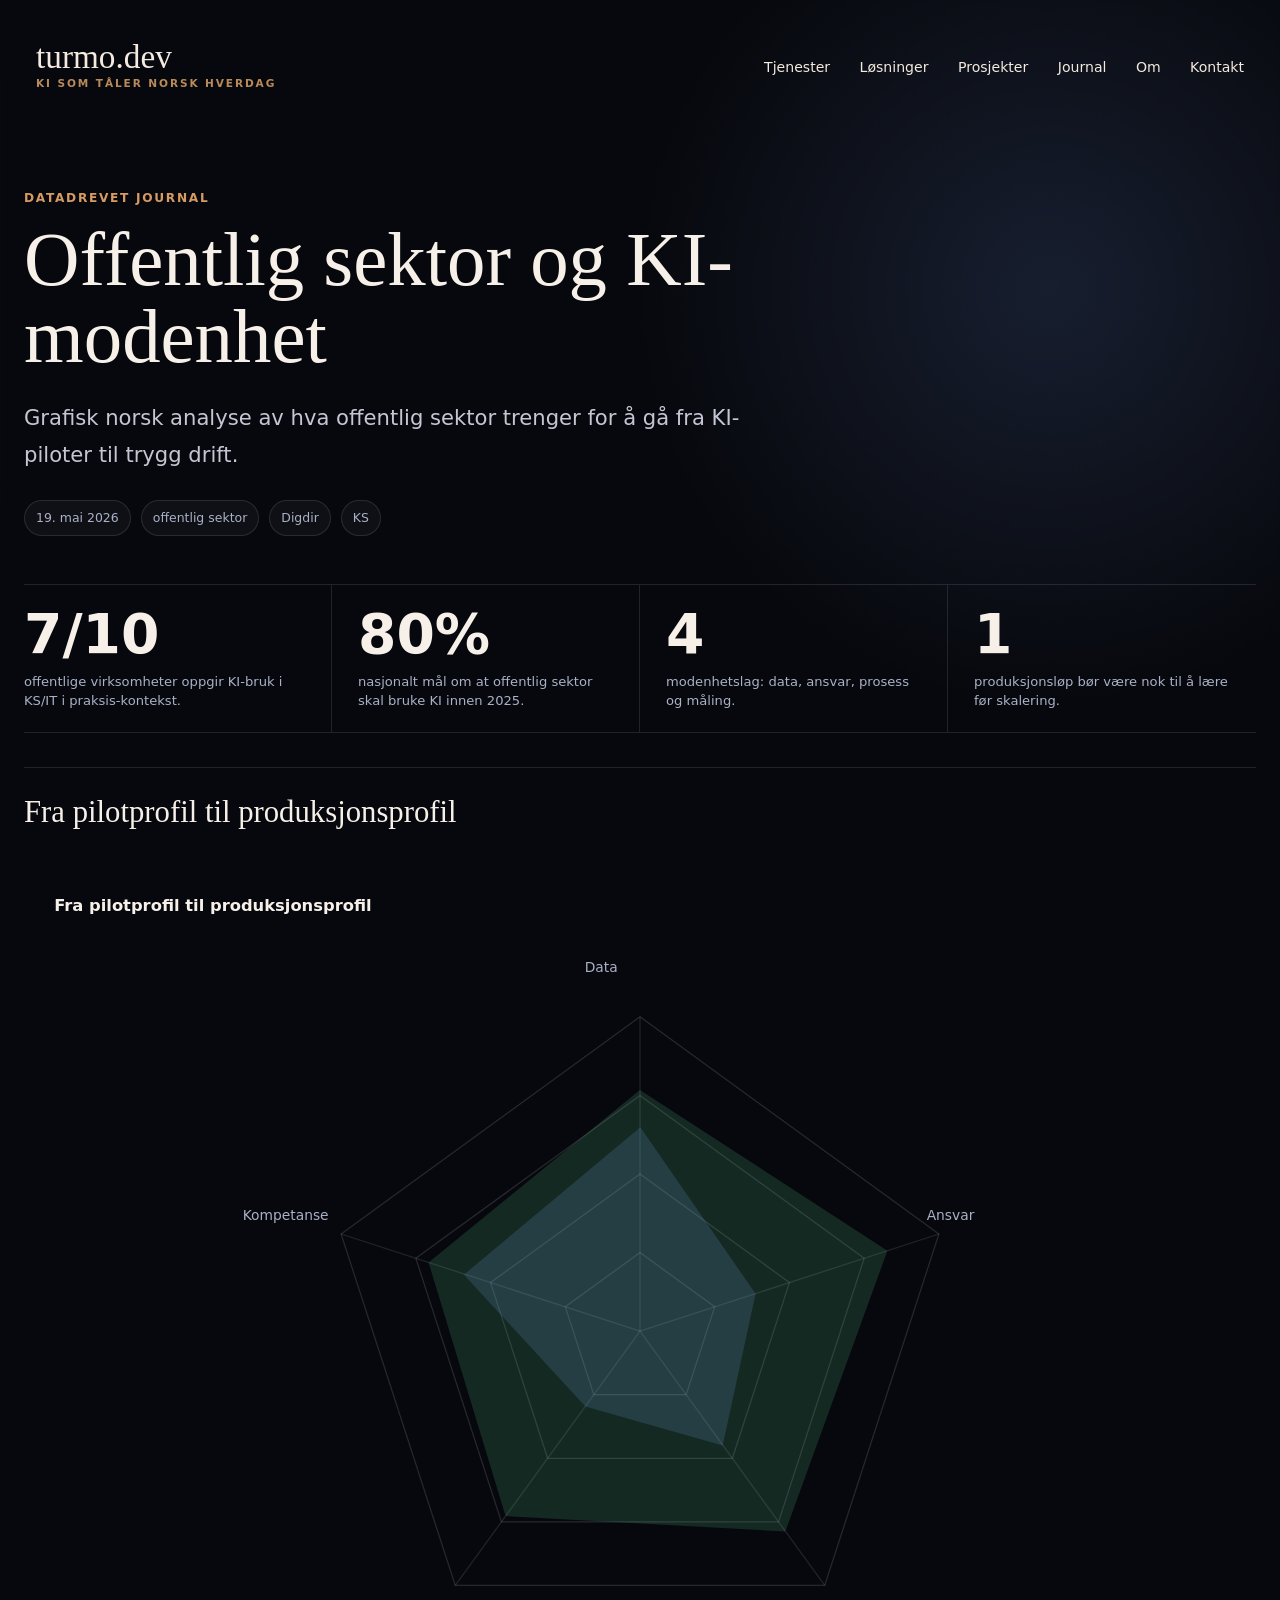
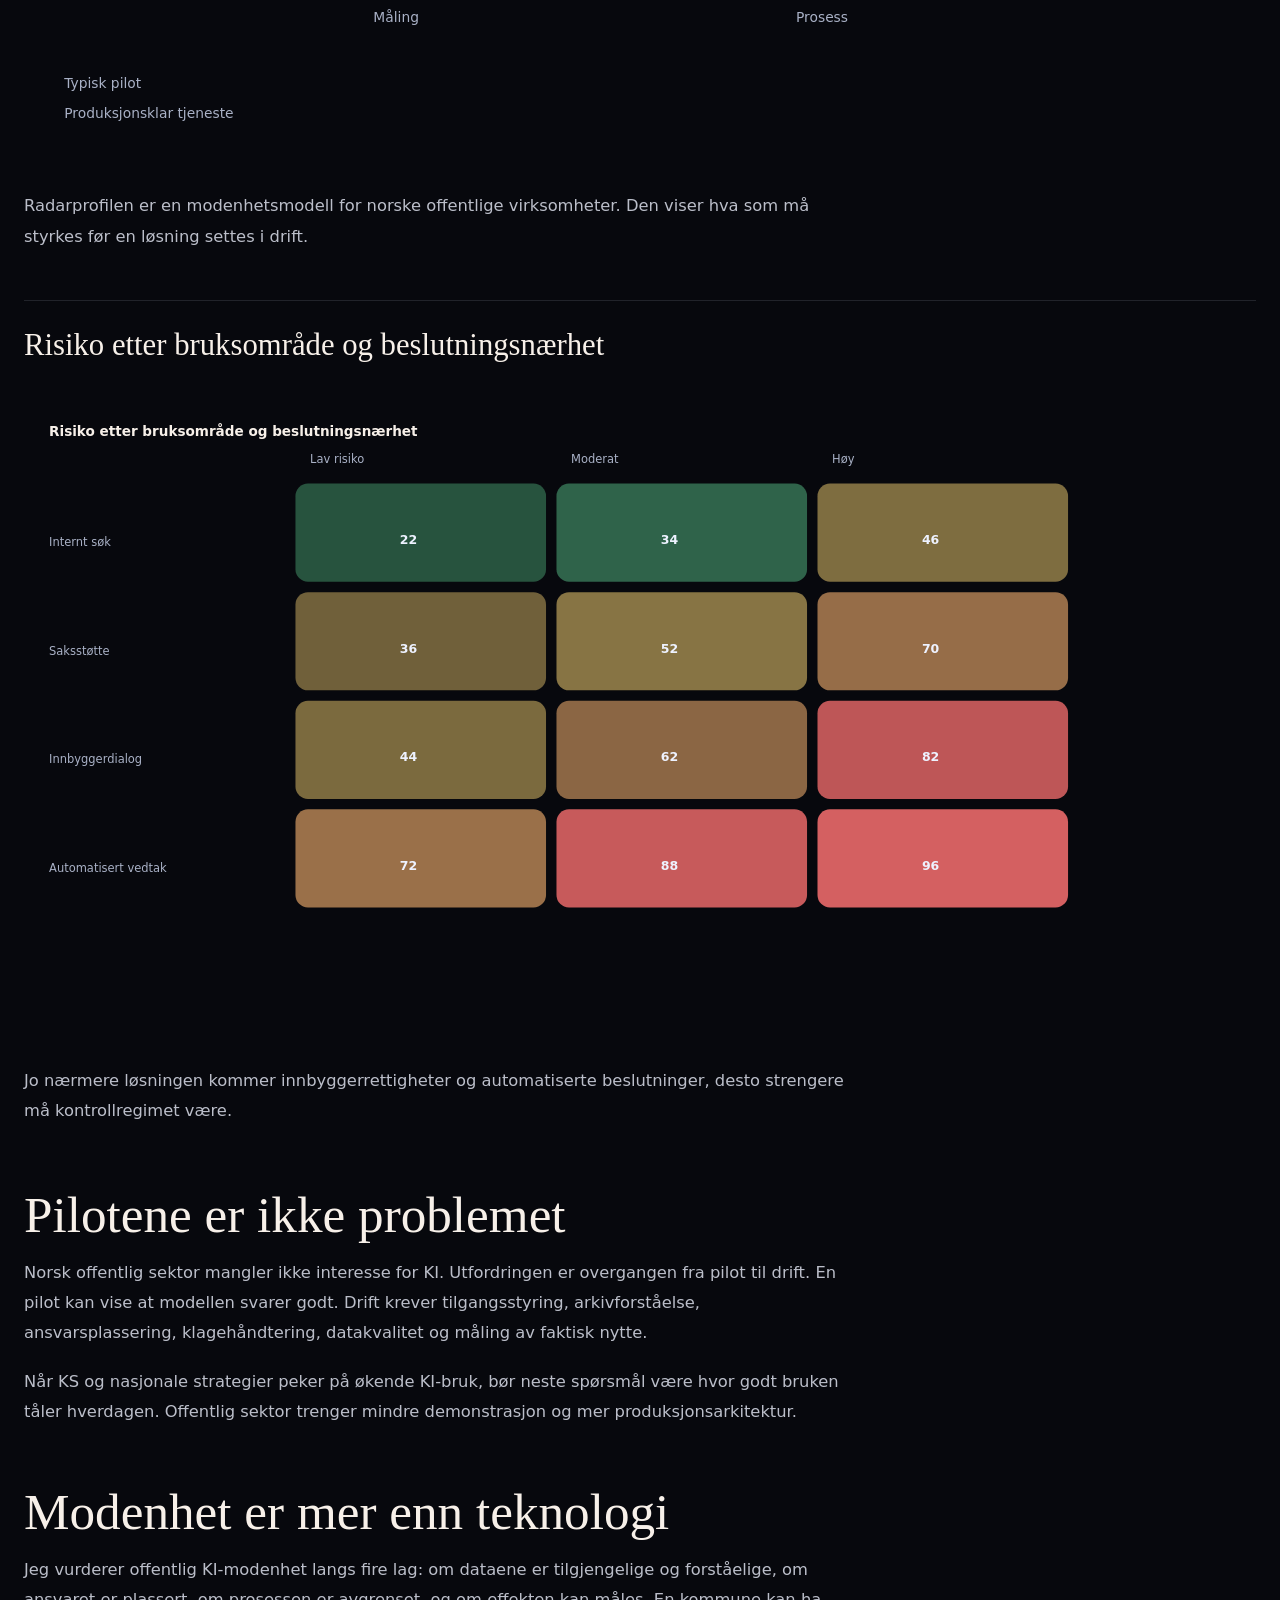
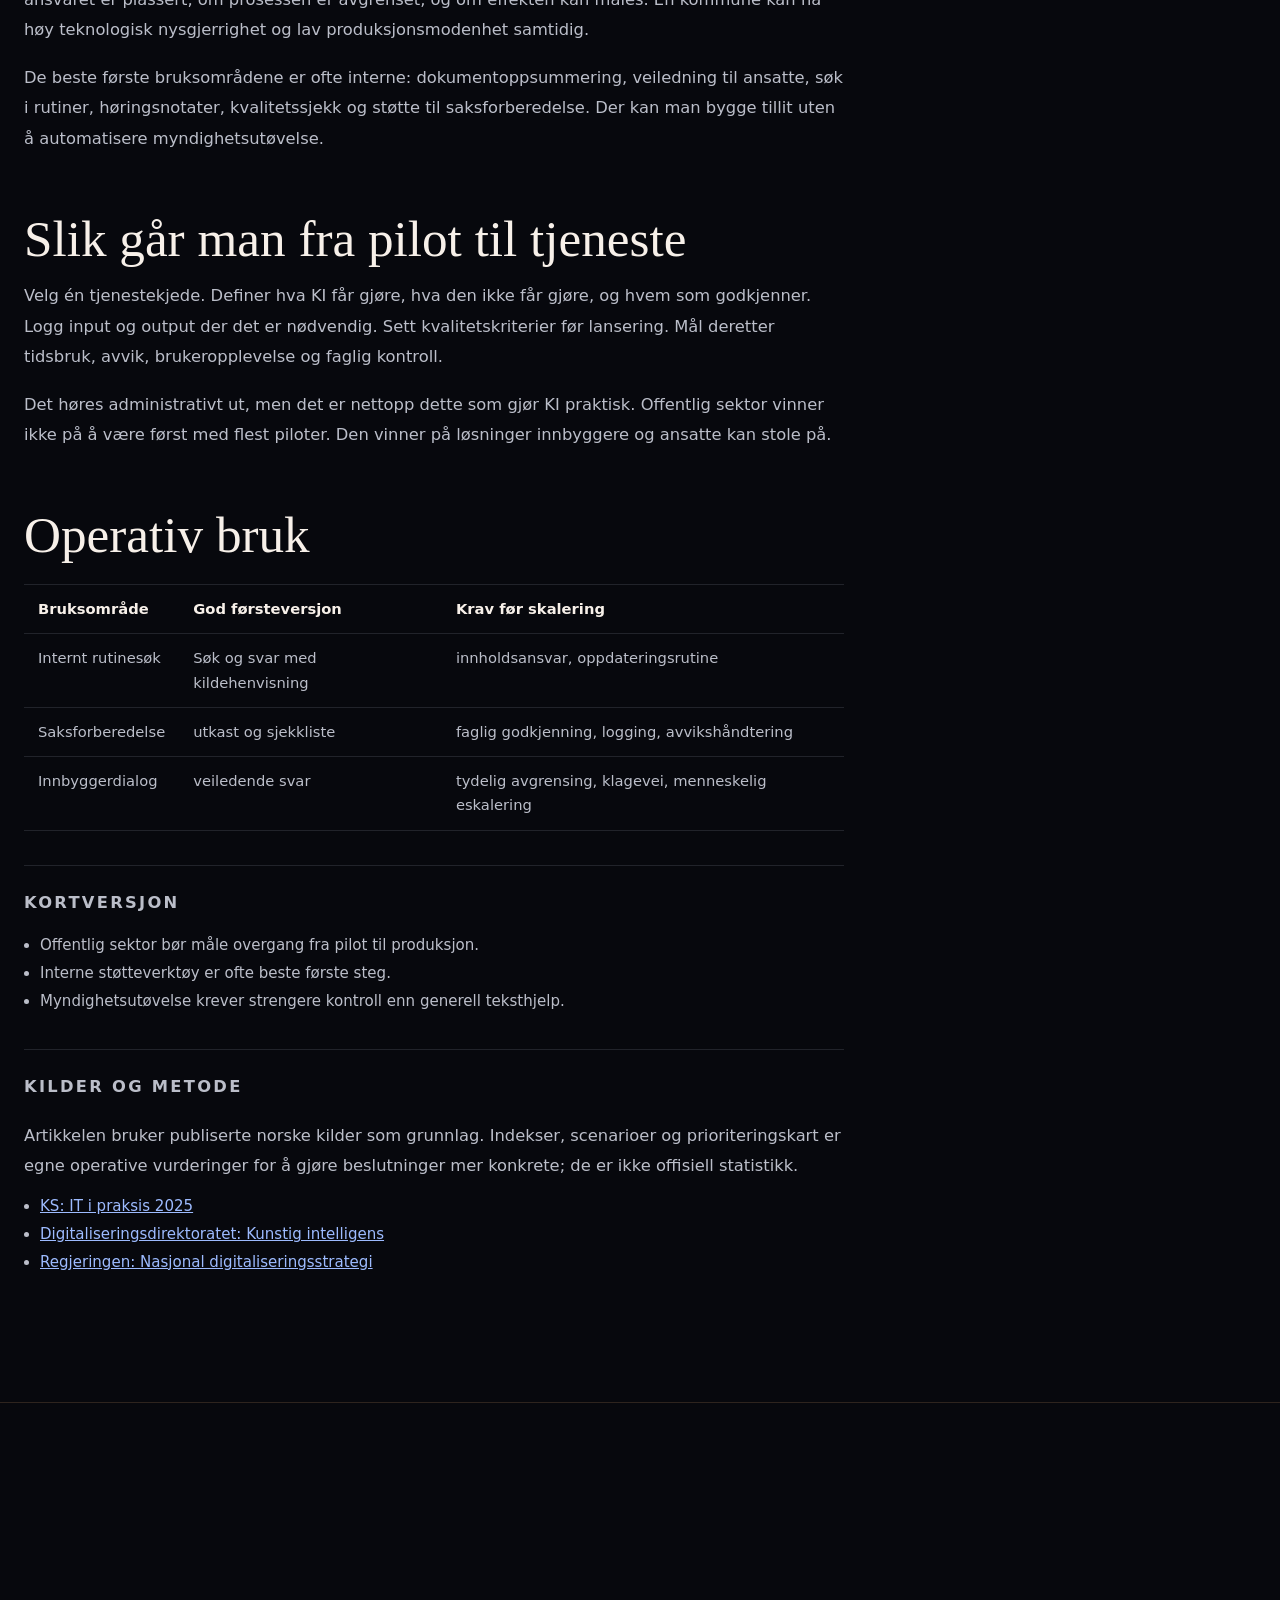
<file: blog/innlegg/offentlig-sektor-ki-modenhet.html>
<!doctype html>
<html lang="nb">
<head>
  <meta charset="utf-8">
  <meta name="viewport" content="width=device-width, initial-scale=1">
  <title>Offentlig sektor og KI-modenhet - turmo.dev</title>
  <meta name="description" content="Grafisk norsk analyse av hva offentlig sektor trenger for å gå fra KI-piloter til trygg drift.">
  <meta name="author" content="Ola Turmo">
  <meta name="robots" content="index,follow,max-image-preview:large,max-snippet:-1">
  <meta name="theme-color" content="#07080d">
  <link rel="canonical" href="https://turmo.dev/blog/innlegg/offentlig-sektor-ki-modenhet">
  <link rel="icon" href="/favicon.ico" sizes="32x32">
  <meta property="og:site_name" content="turmo.dev">
  <meta property="og:title" content="Offentlig sektor og KI-modenhet">
  <meta property="og:description" content="Hvor offentlig sektor er moden for KI, og hvilke kontrollpunkter som må på plass før produksjon.">
  <meta property="og:type" content="article">
  <meta property="og:locale" content="nb_NO">
  <meta property="og:url" content="https://turmo.dev/blog/innlegg/offentlig-sektor-ki-modenhet">
  <meta property="og:image" content="https://turmo.dev/assets/blog/offentlig-sektor-ki-modenhet.svg">
  <meta name="twitter:card" content="summary_large_image">
  <meta name="twitter:title" content="Offentlig sektor og KI-modenhet">
  <meta name="twitter:description" content="Hvor offentlig sektor er moden for KI, og hvilke kontrollpunkter som må på plass før produksjon.">
  <meta name="twitter:image" content="https://turmo.dev/assets/blog/offentlig-sektor-ki-modenhet.svg">
  <link rel="preload" href="/assets/blog/offentlig-sektor-ki-modenhet.svg" as="image" type="image/svg+xml">
  <link rel="stylesheet" href="/styles.css">
  <link rel="stylesheet" href="/blog/innlegg/research-articles.css">
  <script type="application/ld+json">{
  "@context": "https://schema.org",
  "@type": "BlogPosting",
  "headline": "Offentlig sektor og KI-modenhet",
  "description": "Grafisk norsk analyse av hva offentlig sektor trenger for å gå fra KI-piloter til trygg drift.",
  "datePublished": "2026-05-19",
  "dateModified": "2026-05-19",
  "inLanguage": "nb-NO",
  "author": {
    "@type": "Person",
    "name": "Ola Turmo"
  },
  "publisher": {
    "@type": "Organization",
    "name": "turmo.dev",
    "url": "https://turmo.dev/"
  },
  "mainEntityOfPage": "https://turmo.dev/blog/innlegg/offentlig-sektor-ki-modenhet",
  "image": "https://turmo.dev/assets/blog/offentlig-sektor-ki-modenhet.svg",
  "keywords": "offentlig sektor, Digdir, KS",
  "isBasedOn": [
    "https://www.ks.no/fagomrader/digitalisering/felleslosninger-og-plattformer/it-i-praksis/",
    "https://www.digdir.no/kunstig-intelligens/kunstig-intelligens/4127",
    "https://www.regjeringen.no/no/dokumenter/fremtidens-digitale-norge/id3054645/"
  ]
}</script>
</head>
<body class="research-article">
  <header class="site-header">
    <a class="brand" href="/">
      <span class="brand__name">turmo.dev</span>
      <span class="brand__sub">KI som tåler norsk hverdag</span>
    </a>
    <nav class="site-nav" aria-label="Hovedmeny">
      <a href="/#tjenester">Tjenester</a>
      <a href="/#losninger">Løsninger</a>
      <a href="/#prosjekter">Prosjekter</a>
      <a href="/blog/">Journal</a>
      <a href="/#om">Om</a>
      <a href="/#kontakt">Kontakt</a>
    </nav>
  </header>

  <main>
    <section class="research-shell research-hero">
      <div>
        <p class="research-kicker">Datadrevet journal</p>
        <h1>Offentlig sektor og KI-modenhet</h1>
        <p class="research-deck">Grafisk norsk analyse av hva offentlig sektor trenger for å gå fra KI-piloter til trygg drift.</p>
        <div class="research-meta-row">
          <time class="research-chip" datetime="2026-05-19">19. mai 2026</time>
          <span class="research-chip">offentlig sektor</span>
<span class="research-chip">Digdir</span>
<span class="research-chip">KS</span>
        </div>
      </div>
      <figure class="research-cover">
        <img src="/assets/blog/offentlig-sektor-ki-modenhet.svg" alt="Grafisk cover for Offentlig sektor og KI-modenhet" width="1200" height="900" fetchpriority="high">
      </figure>
    </section>

    <div class="research-shell research-grid">
      <article class="research-body">
        <div class="metric-grid"><div class="metric-card"><strong>7/10</strong><span>offentlige virksomheter oppgir KI-bruk i KS/IT i praksis-kontekst.</span></div>
<div class="metric-card"><strong>80%</strong><span>nasjonalt mål om at offentlig sektor skal bruke KI innen 2025.</span></div>
<div class="metric-card"><strong>4</strong><span>modenhetslag: data, ansvar, prosess og måling.</span></div>
<div class="metric-card"><strong>1</strong><span>produksjonsløp bør være nok til å lære før skalering.</span></div></div>
        <div class="chart-grid"><section class="chart-card" id="graf-1">
  <h3>Fra pilotprofil til produksjonsprofil</h3>
  <div data-chart="radar" data-title="Fra pilotprofil til produksjonsprofil" data-x="Målbar effekt" data-xmax="Høy effekt" data-ymax="Høy risiko"></div>
  <p class="chart-note">Radarprofilen er en modenhetsmodell for norske offentlige virksomheter. Den viser hva som må styrkes før en løsning settes i drift.</p>
</section>
<section class="chart-card" id="graf-2">
  <h3>Risiko etter bruksområde og beslutningsnærhet</h3>
  <div data-chart="heat" data-title="Risiko etter bruksområde og beslutningsnærhet" data-x="Målbar effekt" data-xmax="Høy effekt" data-ymax="Høy risiko"></div>
  <p class="chart-note">Jo nærmere løsningen kommer innbyggerrettigheter og automatiserte beslutninger, desto strengere må kontrollregimet være.</p>
</section></div>
        <h2 id="pilotene-er-ikke-problemet">Pilotene er ikke problemet</h2>
<p>Norsk offentlig sektor mangler ikke interesse for KI. Utfordringen er overgangen fra pilot til drift. En pilot kan vise at modellen svarer godt. Drift krever tilgangsstyring, arkivforståelse, ansvarsplassering, klagehåndtering, datakvalitet og måling av faktisk nytte.</p>
<p>Når KS og nasjonale strategier peker på økende KI-bruk, bør neste spørsmål være hvor godt bruken tåler hverdagen. Offentlig sektor trenger mindre demonstrasjon og mer produksjonsarkitektur.</p>
<h2 id="modenhet-er-mer-enn-teknologi">Modenhet er mer enn teknologi</h2>
<p>Jeg vurderer offentlig KI-modenhet langs fire lag: om dataene er tilgjengelige og forståelige, om ansvaret er plassert, om prosessen er avgrenset, og om effekten kan måles. En kommune kan ha høy teknologisk nysgjerrighet og lav produksjonsmodenhet samtidig.</p>
<p>De beste første bruksområdene er ofte interne: dokumentoppsummering, veiledning til ansatte, søk i rutiner, høringsnotater, kvalitetssjekk og støtte til saksforberedelse. Der kan man bygge tillit uten å automatisere myndighetsutøvelse.</p>
<h2 id="slik-gar-man-fra-pilot-til-tjeneste">Slik går man fra pilot til tjeneste</h2>
<p>Velg én tjenestekjede. Definer hva KI får gjøre, hva den ikke får gjøre, og hvem som godkjenner. Logg input og output der det er nødvendig. Sett kvalitetskriterier før lansering. Mål deretter tidsbruk, avvik, brukeropplevelse og faglig kontroll.</p>
<p>Det høres administrativt ut, men det er nettopp dette som gjør KI praktisk. Offentlig sektor vinner ikke på å være først med flest piloter. Den vinner på løsninger innbyggere og ansatte kan stole på.</p>
        <h2 id="operativ-bruk">Operativ bruk</h2>
        <table class="research-table"><thead><tr><th>Bruksområde</th><th>God førsteversjon</th><th>Krav før skalering</th></tr></thead><tbody><tr><td>Internt rutinesøk</td><td>Søk og svar med kildehenvisning</td><td>innholdsansvar, oppdateringsrutine</td></tr><tr><td>Saksforberedelse</td><td>utkast og sjekkliste</td><td>faglig godkjenning, logging, avvikshåndtering</td></tr><tr><td>Innbyggerdialog</td><td>veiledende svar</td><td>tydelig avgrensing, klagevei, menneskelig eskalering</td></tr></tbody></table>
        <aside class="takeaway-card">
          <p class="research-label">Kortversjon</p>
          <ul><li>Offentlig sektor bør måle overgang fra pilot til produksjon.</li><li>Interne støtteverktøy er ofte beste første steg.</li><li>Myndighetsutøvelse krever strengere kontroll enn generell teksthjelp.</li></ul>
        </aside>
        <section class="source-card" id="kilder">
          <p class="research-label">Kilder og metode</p>
          <p>Artikkelen bruker publiserte norske kilder som grunnlag. Indekser, scenarioer og prioriteringskart er egne operative vurderinger for å gjøre beslutninger mer konkrete; de er ikke offisiell statistikk.</p>
          <ul><li><a href="https://www.ks.no/fagomrader/digitalisering/felleslosninger-og-plattformer/it-i-praksis/" rel="noopener">KS: IT i praksis 2025</a></li>
<li><a href="https://www.digdir.no/kunstig-intelligens/kunstig-intelligens/4127" rel="noopener">Digitaliseringsdirektoratet: Kunstig intelligens</a></li>
<li><a href="https://www.regjeringen.no/no/dokumenter/fremtidens-digitale-norge/id3054645/" rel="noopener">Regjeringen: Nasjonal digitaliseringsstrategi</a></li></ul>
        </section>
      </article>
      <aside class="research-aside" aria-label="Innhold">
        <h2>Innhold</h2>
        <a href="#pilotene-er-ikke-problemet">Pilotene er ikke problemet</a><a href="#modenhet-er-mer-enn-teknologi">Modenhet er mer enn teknologi</a><a href="#slik-gar-man-fra-pilot-til-tjeneste">Slik går man fra pilot til tjeneste</a><a href="#kilder">Kilder og metode</a>
      </aside>
    </div>
  </main>

  <footer class="site-footer divider" id="kontakt">
    <div class="container footer__inner">
      <a class="brand" href="/">
        <span class="brand__name">turmo.dev</span>
        <span class="brand__sub">KI som tåler norsk hverdag</span>
      </a>
      <p>Jeg integrerer KI.<br>Du skaper verdien.<br><a href="mailto:ola@turmo.dev">ola@turmo.dev</a></p>
      <div class="footer__links" aria-label="Sosiale lenker">
        <a href="https://www.linkedin.com/in/olaturmo/" rel="noopener">LinkedIn</a>
        <a href="https://x.com/turmo_dev" rel="noopener">X</a>
        <a href="https://github.com/Ola-Turmo" rel="noopener">GitHub</a>
        <a href="https://www.youtube.com/@turmo_dev" rel="noopener">YouTube</a>
      </div>
    </div>
    <div class="container footer__bottom">
      <small>© 2026 turmo.dev</small>
      <div><a href="mailto:ola@turmo.dev?subject=Kontakt%20turmo.dev">Send e-post</a></div>
    </div>
  </footer>
  <script type="application/json" id="article-data">{"charts":{"radar":{"type":"radar","data":{"axes":["Data","Ansvar","Prosess","Måling","Kompetanse"],"series":[{"label":"Typisk pilot","values":[64,38,44,29,58],"color":"#78a6ff"},{"label":"Produksjonsklar tjeneste","values":[76,82,78,72,70],"color":"#61d394"}]}},"heat":{"type":"heatmap","data":{"cols":["Lav risiko","Moderat","Høy"],"rows":["Internt søk","Saksstøtte","Innbyggerdialog","Automatisert vedtak"],"values":[[22,34,46],[36,52,70],[44,62,82],[72,88,96]]}}}}</script>
  <script src="/blog/innlegg/research-article.js" defer></script>
</body>
</html>
</file>
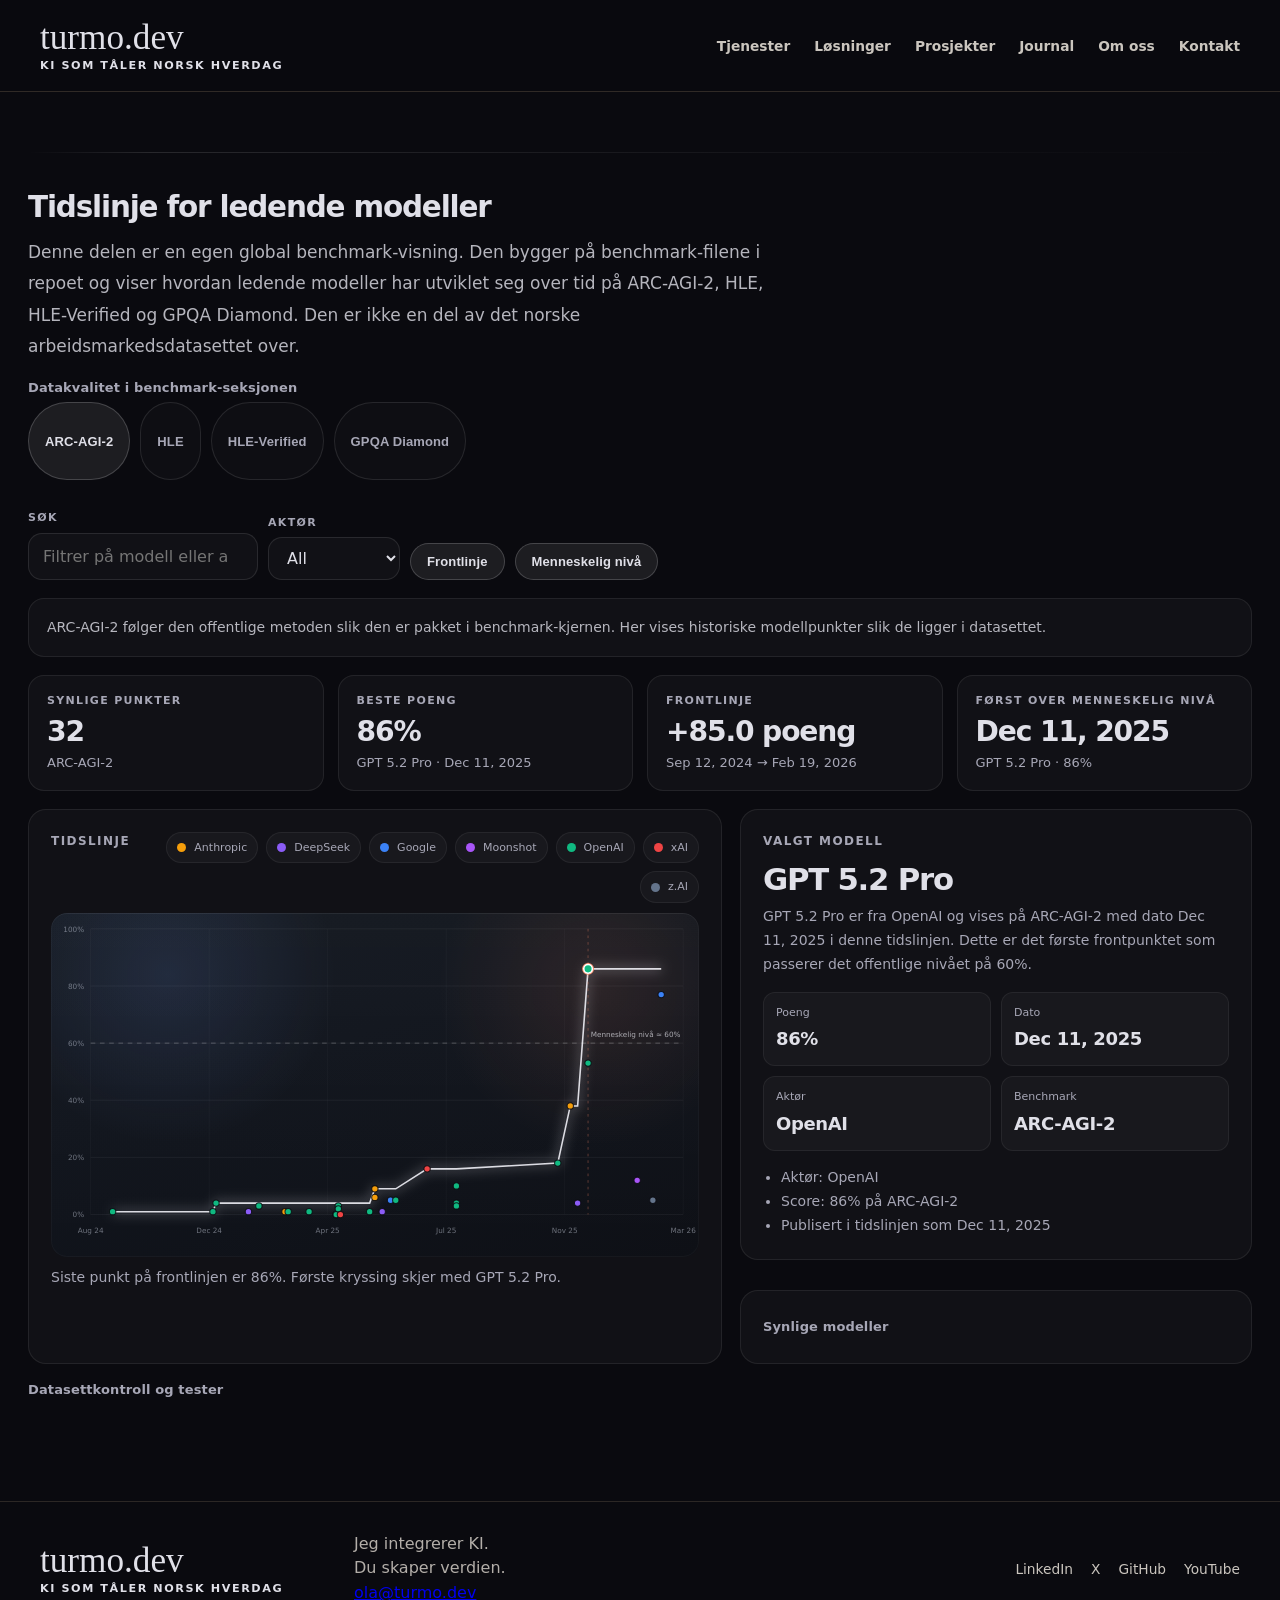
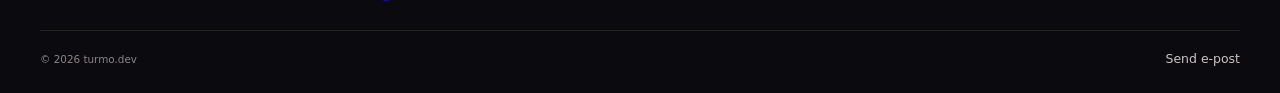
<file: blog/innlegg/reddit-ama-arbeidsmarked.html>
<!DOCTYPE html>
<html lang="nb">
<head>
<meta charset="UTF-8">
<meta name="viewport" content="width=device-width, initial-scale=1.0">
<title>Tidslinje for ledende modeller - turmo.dev</title>
<meta name="description" content="Interaktiv benchmark-tidslinje for ledende KI-modeller på ARC-AGI-2, HLE, HLE-Verified og GPQA Diamond.">
<meta name="keywords" content="turmo.dev, KI-modeller, benchmark, ARC-AGI-2, HLE, GPQA Diamond, OpenAI, Anthropic, modellevaluering">
<meta name="author" content="Ola Turmo">
<meta name="creator" content="Ola Turmo">
<meta name="application-name" content="turmo.dev">
<meta name="apple-mobile-web-app-title" content="turmo.dev">
<meta name="robots" content="index,follow,max-image-preview:large,max-snippet:-1,max-video-preview:-1">
<meta name="googlebot" content="index,follow,max-image-preview:large">
<meta name="format-detection" content="telephone=no,address=no,email=no">
<meta name="theme-color" content="#0a0a0f">
<meta name="referrer" content="strict-origin-when-cross-origin">
<link rel="canonical" href="https://turmo.dev/blog/innlegg/reddit-ama-arbeidsmarked">
<link rel="alternate" hreflang="nb-NO" href="https://turmo.dev/blog/innlegg/reddit-ama-arbeidsmarked">
<link rel="alternate" hreflang="x-default" href="https://turmo.dev/blog/innlegg/reddit-ama-arbeidsmarked">
<meta property="og:site_name" content="turmo.dev">
<meta property="og:title" content="Tidslinje for ledende modeller">
<meta property="og:description" content="Grafisk benchmark-tidslinje som viser hvordan ledende KI-modeller utvikler seg over tid på sentrale evalueringssett.">
<meta property="og:type" content="article">
<meta property="og:locale" content="nb_NO">
<meta property="og:url" content="https://turmo.dev/blog/innlegg/reddit-ama-arbeidsmarked">
<meta property="og:image" content="https://turmo.dev/assets/og-image.png">
<meta property="og:image:type" content="image/png">
<meta property="og:image:width" content="1200">
<meta property="og:image:height" content="630">
<meta property="og:image:alt" content="Tidslinje for ledende modeller på turmo.dev med mørke interaktive grafer og norske forklaringer">
<meta name="twitter:card" content="summary_large_image">
<meta name="twitter:url" content="https://turmo.dev/blog/innlegg/reddit-ama-arbeidsmarked">
<meta name="twitter:title" content="Tidslinje for ledende modeller">
<meta name="twitter:description" content="Grafisk benchmark-tidslinje som viser hvordan ledende KI-modeller utvikler seg over tid på sentrale evalueringssett.">
<meta name="twitter:image" content="https://turmo.dev/assets/og-image.png">
<meta name="twitter:image:alt" content="Tidslinje for ledende modeller på turmo.dev">
<link rel="icon" type="image/png" href="favicon-32.png" sizes="32x32">
<script type="application/ld+json">
{
  "@context": "https://schema.org",
  "@graph": [
    {
      "@type": "WebSite",
      "@id": "https://turmo.dev/#website",
      "url": "https://turmo.dev/",
      "name": "turmo.dev",
      "inLanguage": "nb-NO",
      "description": "Et visuelt prosjekt med norsk arbeidsmarkedsanalyse og egen global modellbenchmarking."
    },
    {
      "@type": "WebPage",
      "@id": "https://turmo.dev/blog/innlegg/reddit-ama-arbeidsmarked#webpage",
      "url": "https://turmo.dev/blog/innlegg/reddit-ama-arbeidsmarked",
      "name": "Tidslinje for ledende modeller - turmo.dev",
      "isPartOf": {
        "@id": "https://turmo.dev/#website"
      },
      "about": [
        "Norsk arbeidsmarked",
        "SSB Statbank",
        "SSB Klass",
        "Yrkesdata",
        "KI og arbeidsliv"
      ],
      "inLanguage": "nb-NO",
      "primaryImageOfPage": {
        "@type": "ImageObject",
        "url": "https://turmo.dev/assets/og-image.png"
      },
      "description": "Interaktiv tidslinje for ledende KI-modeller og benchmarkresultater på ARC-AGI-2, HLE, HLE-Verified og GPQA Diamond."
    },
    {
      "@type": "Dataset",
      "@id": "https://turmo.dev/blog/innlegg/reddit-ama-arbeidsmarked#dataset",
      "name": "turmo.dev – norsk arbeidsmarkedsdatasett",
      "description": "Norsk arbeidsmarkedsdatasett med sysselsetting, månedslønn, utdanning, endring over tid, ledighetskontekst og et tydelig merket KI-anslag.",
      "inLanguage": "nb-NO",
      "creator": {
        "@type": "Person",
        "name": "Ola Turmo"
      },
      "url": "https://turmo.dev/blog/innlegg/reddit-ama-arbeidsmarked",
      "isBasedOn": [
        "https://github.com/karpathy/jobs",
        "https://www.ssb.no/",
        "https://www.anthropic.com/research/labor-market-impacts"
      ],
      "distribution": {
        "@type": "DataDownload",
        "contentUrl": "https://turmo.dev/blog/innlegg/benchmark-dashboard-core.global.js",
        "encodingFormat": "application/json"
      },
      "keywords": [
        "SSB",
        "yrker",
        "sysselsetting",
        "månedslønn",
        "arbeidsmarked",
        "KI"
      ]
    },
    {
      "@type": "FAQPage",
      "@id": "https://turmo.dev/blog/innlegg/reddit-ama-arbeidsmarked#faq",
      "mainEntity": [
        {
          "@type": "Question",
          "name": "Bruker hovedkartet amerikanske BLS-tall?",
          "acceptedAnswer": {
            "@type": "Answer",
            "text": "Nei. Hovedkartet bygger på norske tall fra SSB Statbank og SSB Klass. Det som er videreført fra originalrepoet er først og fremst visualiseringsformen og den lette, statiske arkitekturen."
          }
        },
        {
          "@type": "Question",
          "name": "Er endring et prognoselag slik som i den amerikanske originalen?",
          "acceptedAnswer": {
            "@type": "Answer",
            "text": "Nei. Endring viser historisk utvikling i sysselsetting siden 2019 i norske data. Det er ikke en norsk erstatning for BLS Outlook."
          }
        },
        {
          "@type": "Question",
          "name": "Er KI-seksjonen basert på direkte målt bruk per yrke i Norge?",
          "acceptedAnswer": {
            "@type": "Answer",
            "text": "Nei. KI-seksjonen viser et tydelig merket norsk anslag. Den kombinerer en teoretisk LLM-eksponeringsmodell med SSBs næringsvise statistikk om KI-bruk, men den måler ikke faktisk KI-bruk direkte per yrke."
          }
        },
        {
          "@type": "Question",
          "name": "Finnes det fortsatt amerikanske tall i KI-grafen?",
          "acceptedAnswer": {
            "@type": "Answer",
            "text": "Ja, i den nederste KI-grafen brukes en tydelig merket kalibrering mot Anthropic sin opprinnelige figur for å få samme kategori-profil. Norske etiketter, sysselsettingstall og yrkeseksempler er fortsatt hentet fra dette norske datasettet."
          }
        }
      ]
    },
    {
      "@type": "BlogPosting",
      "@id": "https://turmo.dev/blog/innlegg/reddit-ama-arbeidsmarked#article",
      "headline": "Tidslinje for ledende modeller",
      "description": "Interaktiv benchmark-tidslinje for ledende KI-modeller på ARC-AGI-2, HLE, HLE-Verified og GPQA Diamond.",
      "url": "https://turmo.dev/blog/innlegg/reddit-ama-arbeidsmarked",
      "inLanguage": "nb-NO",
      "datePublished": "2026-05-07",
      "dateModified": "2026-05-19",
      "author": {"@type": "Person", "name": "Ola Turmo"},
      "publisher": {"@type": "Organization", "name": "turmo.dev", "url": "https://turmo.dev/"},
      "image": "https://turmo.dev/assets/og-image.png",
      "mainEntityOfPage": {"@id": "https://turmo.dev/blog/innlegg/reddit-ama-arbeidsmarked#webpage"}
    }
  ]
}
</script>
<style>
*, *::before, *::after { margin: 0; padding: 0; box-sizing: border-box; }

html {
  overflow-x: clip;
}

.sr-only {
  position: absolute;
  width: 1px;
  height: 1px;
  padding: 0;
  margin: -1px;
  overflow: hidden;
  clip: rect(0, 0, 0, 0);
  white-space: nowrap;
  border: 0;
}

:root {
  --bg: #0a0a0f;
  --bg2: #12121a;
  --fg: #e0e0e8;
  --fg2: #a7a7b6;
  --hero-shell-max: 370px;
}

body {
  background: var(--bg);
  color: var(--fg);
  font-family: "Manrope", -apple-system, BlinkMacSystemFont, "Segoe UI", system-ui, sans-serif;
  line-height: 1.6;
  overflow-x: clip;
  text-rendering: optimizeLegibility;
  -webkit-font-smoothing: antialiased;
  -moz-osx-font-smoothing: grayscale;
}

#wrapper {
  max-width: 1400px;
  width: 100%;
  margin: 0 auto;
  padding-top: 0;
  padding-bottom: 180px;
  overflow-x: clip;
}

#header {
  position: relative;
  padding: 0 28px 16px;
  flex-shrink: 0;
  max-width: 100%;
  overflow-x: clip;
}

.intro {
  max-width: 860px;
  min-width: 0;
  margin-bottom: 32px;
}

.hero {
  display: flex;
  align-items: flex-start;
  justify-content: center;
  min-height: 100dvh;
  margin-bottom: 56px;
  padding-inline: 20px;
}

.hero-copy {
  display: none;
}

.hero-media {
  position: relative;
  display: flex;
  align-items: flex-start;
  justify-content: center;
  min-width: 0;
  width: 100%;
}

.hero-video-shell {
  position: relative;
  width: min(100%, var(--hero-shell-max));
  aspect-ratio: 9 / 16;
  border-radius: 28px;
  overflow: hidden;
  border: 1px solid rgba(255,255,255,0.08);
  background:
    radial-gradient(circle at 18% 16%, rgba(255,140,105,0.18), transparent 32%),
    radial-gradient(circle at 80% 12%, rgba(122,162,255,0.12), transparent 28%),
    linear-gradient(160deg, #13151d 0%, #0f1118 44%, #0b0b10 100%);
  box-shadow:
    inset 0 1px 0 rgba(255,255,255,0.06),
    0 30px 80px rgba(0,0,0,0.34);
}

.hero-video-shell::before {
  content: "";
  position: absolute;
  inset: 0;
  background:
    linear-gradient(180deg, rgba(10,10,15,0.12), rgba(10,10,15,0.58)),
    linear-gradient(90deg, rgba(255,255,255,0.05) 0, rgba(255,255,255,0.02) 1px, transparent 1px, transparent 20px),
    linear-gradient(180deg, rgba(255,255,255,0.035) 0, rgba(255,255,255,0.01) 1px, transparent 1px, transparent 20px);
  background-size: auto, 20px 20px, 20px 20px;
  pointer-events: none;
  z-index: 1;
}

.hero-poster {
  position: absolute;
  inset: 0;
  width: 100%;
  height: 100%;
  object-fit: cover;
  opacity: 0.9;
  transform: scale(1.02);
}

.hero-video {
  position: absolute;
  inset: 0;
  width: 100%;
  height: 100%;
  object-fit: cover;
  opacity: 0;
  transition: opacity 0.45s ease, transform 0.8s cubic-bezier(0.16, 1, 0.3, 1);
  transform: scale(1.015);
  z-index: 2;
}

.hero-video-shell.is-ready .hero-video {
  opacity: 0.96;
}

.hero-video-shell.is-playing .hero-video {
  transform: scale(1);
}

.hero-video-shell.is-ended .hero-video {
  opacity: 0.96;
}

.thinking-banner {
  position: fixed;
  left: 50%;
  top: var(--thinking-banner-top, calc(100dvh - 96px));
  bottom: auto;
  z-index: 35;
  width: min(calc(100vw - 28px), var(--hero-shell-max));
  display: flex;
  align-items: flex-start;
  justify-content: flex-start;
  gap: 10px;
  padding: 10px 14px 11px;
  border-radius: 22px;
  border: 1px solid rgba(255,255,255,0.18);
  background:
    linear-gradient(135deg, rgba(18,20,28,0.94), rgba(11,12,18,0.9)),
    radial-gradient(circle at 18% 20%, rgba(255,140,105,0.12), transparent 32%);
  box-shadow:
    inset 0 1px 0 rgba(255,255,255,0.14),
    inset 0 0 0 1px rgba(255,255,255,0.05),
    0 24px 64px rgba(0,0,0,0.34);
  backdrop-filter: blur(18px);
  -webkit-backdrop-filter: blur(18px);
  opacity: 0;
  pointer-events: none;
  transform: translate(-50%, 20px);
  transition:
    opacity 0.32s ease,
    transform 0.42s cubic-bezier(0.16, 1, 0.3, 1),
    top 0.22s linear,
    width 0.32s ease,
    border-radius 0.32s ease;
}

body.has-thinking-banner .thinking-banner {
  opacity: 1;
  pointer-events: auto;
  transform: translate(-50%, 0);
}

.thinking-banner.is-docked {
  top: 14px;
  width: min(calc(100vw - 28px), var(--hero-shell-max));
  border-radius: 18px;
}

.thinking-banner-copy {
  min-width: 0;
  width: 100%;
  display: grid;
  gap: 4px;
}

.thinking-banner-head {
  display: inline-flex;
  align-items: flex-start;
  gap: 8px;
  width: 100%;
}

.thinking-banner-arrow {
  flex: 0 0 auto;
  position: relative;
  width: 14px;
  height: 8px;
  opacity: 0.9;
  margin-top: 5px;
}

.thinking-banner-arrow::before,
.thinking-banner-arrow::after {
  content: "";
  position: absolute;
  top: 3px;
  width: 8px;
  height: 1.5px;
  border-radius: 999px;
  background: linear-gradient(90deg, rgba(255,140,105,0.9), rgba(122,162,255,0.8));
}

.thinking-banner-arrow::before {
  left: 0;
  transform: rotate(32deg);
  transform-origin: left center;
}

.thinking-banner-arrow::after {
  right: 0;
  transform: rotate(-32deg);
  transform-origin: right center;
}

.thinking-banner-title {
  margin-top: 0;
  flex: 1 1 auto;
  font-size: clamp(0.86rem, 0.92vw, 0.96rem);
  font-weight: 800;
  letter-spacing: -0.03em;
  line-height: 1.08;
  color: #f0f1f6;
}

.thinking-banner-text {
  margin-top: 0;
  max-width: 64ch;
  font-size: 12px;
  line-height: 1.35;
  color: rgba(224,224,232,0.74);
  display: -webkit-box;
  -webkit-box-orient: vertical;
  -webkit-line-clamp: 2;
  overflow: hidden;
}

.intro-head {
  display: flex;
  align-items: baseline;
  justify-content: space-between;
  gap: 18px 24px;
  flex-wrap: wrap;
  margin-bottom: 18px;
}

.intro h1 {
  font-size: clamp(2rem, 3vw, 2.75rem);
  font-weight: 800;
  letter-spacing: -0.045em;
  line-height: 1.02;
  margin: 0;
  min-width: 0;
  overflow-wrap: anywhere;
}

.intro-links {
  display: flex;
  align-items: center;
  gap: 12px;
  flex-wrap: wrap;
}

.intro-links a {
  font-size: 13px;
  font-weight: 600;
  letter-spacing: 0.01em;
  color: var(--fg2);
  text-decoration: none;
}

.intro-links a:hover { text-decoration: underline; }

.intro p {
  max-width: 68ch;
  font-size: 17px;
  line-height: 1.86;
  color: rgba(224,224,232,0.8);
  margin-bottom: 16px;
}

.intro a { color: rgba(224,224,232,0.9); }
.intro strong, .intro b { color: var(--fg); font-weight: 600; }

.intro details {
  max-width: 76ch;
  margin: 14px 0;
}

.intro summary {
  font-size: 13px;
  font-weight: 600;
  letter-spacing: 0.01em;
  color: var(--fg2);
  cursor: pointer;
  user-select: none;
}

.intro summary:hover { color: var(--fg); }

.intro .prompt-box {
  margin-top: 8px;
  background: rgba(0,0,0,0.3);
  border: 1px solid rgba(255,255,255,0.06);
  border-radius: 6px;
  padding: 12px 16px;
  font-family: "SF Mono", "Menlo", "Consolas", monospace;
  font-size: 11px;
  line-height: 1.5;
  color: var(--fg2);
  max-height: 260px;
  overflow-y: auto;
  white-space: pre-wrap;
  word-break: break-word;
}

.drawer-panel {
  margin-top: 12px;
  padding: 18px 20px 16px;
  background: rgba(255,255,255,0.03);
  border: 1px solid rgba(255,255,255,0.08);
  border-radius: 14px;
  max-width: 100%;
  overflow-wrap: anywhere;
}

.drawer-panel p,
.drawer-panel li {
  font-size: 14px;
  line-height: 1.74;
  color: rgba(224,224,232,0.78);
}

.drawer-panel p + p,
.drawer-panel ul + p,
.drawer-panel p + ul,
.drawer-panel ul + ul {
  margin-top: 10px;
}

.drawer-panel strong {
  color: var(--fg);
}

.drawer-panel h2 {
  font-size: 12px;
  font-weight: 600;
  text-transform: uppercase;
  letter-spacing: 0.08em;
  color: var(--fg);
  margin: 14px 0 6px;
}

.drawer-panel h2:first-child {
  margin-top: 0;
}

.drawer-panel ul {
  padding-left: 18px;
}

.stats-row {
  display: flex;
  flex-wrap: wrap;
  gap: 24px 34px;
  align-items: flex-start;
  padding-top: 8px;
  margin-bottom: 20px;
  min-width: 0;
}

.stat-section {
  display: flex;
  flex-direction: column;
  gap: 5px;
  min-width: 0;
}

.stat-section h3 {
  font-size: 12px;
  font-weight: 600;
  text-transform: uppercase;
  letter-spacing: 0.1em;
  color: var(--fg2);
}

.stat-big {
  font-size: 36px;
  font-weight: 800;
  letter-spacing: -0.03em;
  line-height: 1;
  overflow-wrap: anywhere;
}

.stat-label {
  font-size: 12px;
  color: var(--fg2);
}

.tier-bar { display: flex; flex-direction: column; gap: 3px; }
.tier-row { display: flex; align-items: center; gap: 8px; font-size: 13px; }
.tier-color { width: 10px; height: 10px; border-radius: 2px; flex-shrink: 0; }
.tier-name { flex: 1; color: var(--fg2); white-space: nowrap; }
.tier-jobs { text-align: right; white-space: nowrap; }
.tier-pct { text-align: right; width: 34px; color: var(--fg2); font-size: 12px; }

.histogram { display: flex; align-items: flex-end; gap: 2px; height: 54px; }
.histogram .bar { flex: 1; border-radius: 1px 1px 0 0; min-height: 1px; }
.hist-labels { display: flex; justify-content: space-between; font-size: 11px; color: var(--fg2); margin-top: 3px; }

.hbar-chart { display: flex; flex-direction: column; gap: 3px; }
.hbar-row { display: flex; align-items: center; gap: 8px; font-size: 13px; }
.hbar-label { width: 104px; flex-shrink: 0; color: var(--fg2); font-size: 12px; text-align: right; }
.hbar-track { flex: 1; height: 12px; background: rgba(255,255,255,0.04); border-radius: 2px; overflow: hidden; min-width: 36px; }
.hbar-fill { height: 100%; border-radius: 2px; }
.hbar-val { width: 62px; flex-shrink: 0; font-size: 12px; color: var(--fg); text-align: right; }

.controls-row {
  display: flex;
  align-items: flex-end;
  position: relative;
  gap: 16px;
  flex-wrap: wrap;
  margin-top: 30px;
  margin-bottom: 18px;
  padding-top: 24px;
  min-width: 0;
}

.controls-row::before {
  content: "";
  position: absolute;
  left: 0;
  right: 0;
  top: 0;
  height: 1px;
  background: linear-gradient(90deg, transparent, rgba(255,255,255,0.12) 10%, rgba(255,255,255,0.06) 50%, transparent);
}

.color-toggle {
  display: flex;
  gap: 6px;
  flex-wrap: wrap;
  min-width: 0;
}

.color-toggle button {
  padding: 8px 15px;
  font-size: 13px;
  font-weight: 600;
  border: 1px solid rgba(255,255,255,0.1);
  border-radius: 8px;
  background: transparent;
  color: var(--fg2);
  cursor: pointer;
  transition: all 0.15s;
}

.color-toggle button.active {
  background: rgba(255,255,255,0.08);
  color: var(--fg);
  border-color: rgba(255,255,255,0.2);
}

.color-toggle button:hover:not(.active) {
  background: rgba(255,255,255,0.04);
}

.gradient-legend {
  display: flex;
  align-items: center;
  gap: 8px;
  font-size: 12px;
  color: var(--fg2);
}

.gradient-legend canvas { border-radius: 2px; }

.map-drawer {
  margin-top: 10px;
}

.map-drawer summary {
  font-size: 13px;
  font-weight: 600;
  letter-spacing: 0.01em;
  color: var(--fg2);
  cursor: pointer;
  user-select: none;
}

.map-drawer summary:hover {
  color: var(--fg);
}

.map-drawer-panel {
  margin-top: 12px;
}

.treemap-text-alt {
  margin-top: 14px;
}

.treemap-text-alt summary {
  font-size: 13px;
  font-weight: 600;
  letter-spacing: 0.01em;
  color: var(--fg2);
  cursor: pointer;
  user-select: none;
}

.treemap-text-alt summary:hover {
  color: var(--fg);
}

.treemap-text-alt-panel {
  margin-top: 12px;
}

.treemap-text-alt-table-wrap {
  overflow-x: auto;
}

.treemap-text-alt-table {
  width: 100%;
  border-collapse: collapse;
  font-size: 13px;
}

.treemap-text-alt-table th,
.treemap-text-alt-table td {
  padding: 10px 0;
  border-bottom: 1px solid rgba(255,255,255,0.08);
  text-align: left;
  vertical-align: top;
}

.treemap-text-alt-table th {
  color: var(--fg2);
  font-weight: 600;
}

.benchmark-table-drawer {
  margin-top: 6px;
}

.benchmark-table-drawer summary {
  font-size: 13px;
  font-weight: 600;
  letter-spacing: 0.01em;
  color: var(--fg2);
  cursor: pointer;
  user-select: none;
}

.benchmark-table-drawer summary:hover {
  color: var(--fg);
}

.benchmark-table-drawer-panel {
  margin-top: 12px;
}

.geo-picker select {
  min-width: 180px;
  padding: 7px 10px;
  border-radius: 4px;
  border: 1px solid rgba(255,255,255,0.12);
  background: rgba(255,255,255,0.03);
  color: var(--fg);
  font-size: 13px;
}

canvas#canvas {
  display: block;
  cursor: default;
  max-width: 100%;
  margin-top: 6px;
  border-radius: 18px;
  clip-path: inset(0 round 18px);
  touch-action: manipulation;
}

#tooltip {
  position: fixed;
  pointer-events: none;
  background: var(--bg2);
  border: 1px solid rgba(255,255,255,0.12);
  border-radius: 8px;
  padding: 12px 16px;
  font-size: 13px;
  line-height: 1.5;
  max-width: 360px;
  opacity: 0;
  transition: opacity 0.12s;
  z-index: 20;
  box-shadow: 0 8px 32px rgba(0,0,0,0.6);
}

#tooltip.visible { opacity: 1; }
#tooltip .tt-title { font-weight: 600; font-size: 14px; margin-bottom: 6px; color: #fff; }
#tooltip .tt-highlight { font-size: 12px; margin-bottom: 8px; }
#tooltip .tt-stats { display: grid; grid-template-columns: auto auto; gap: 2px 12px; font-size: 12px; }
#tooltip .tt-stats .label { color: var(--fg2); }
#tooltip .tt-stats .value { color: var(--fg); text-align: right; }
#tooltip .tt-rationale { font-size: 11px; color: var(--fg2); margin-top: 8px; line-height: 1.4; border-top: 1px solid rgba(255,255,255,0.06); padding-top: 8px; }

.analysis-section {
  position: relative;
  margin-top: 46px;
  padding: 40px 28px 0;
  max-width: 100%;
  overflow-x: clip;
}

.analysis-section::before {
  content: "";
  position: absolute;
  left: 28px;
  right: 28px;
  top: 0;
  height: 1px;
  background: linear-gradient(90deg, transparent, rgba(255,255,255,0.12) 10%, rgba(255,255,255,0.06) 50%, transparent);
}

.analysis-section h2 {
  font-size: clamp(1.75rem, 2.3vw, 2.2rem);
  font-weight: 800;
  letter-spacing: -0.04em;
  line-height: 1.04;
  margin-bottom: 14px;
  overflow-wrap: anywhere;
}

.analysis-section details {
  margin-top: 12px;
}

.analysis-section summary {
  display: inline-flex;
  align-items: center;
  min-height: 28px;
  font-size: 13px;
  font-weight: 600;
  letter-spacing: 0.01em;
  color: var(--fg2);
  cursor: pointer;
  user-select: none;
}

.analysis-section summary:hover {
  color: var(--fg);
}

.section-lead {
  max-width: 72ch;
  font-size: 17px;
  line-height: 1.84;
  color: rgba(224,224,232,0.8);
}

.section-lead a,
.impact-note a {
  color: var(--fg);
}

.impact-grid {
  display: grid;
  grid-template-columns: minmax(0, 1.25fr) minmax(320px, 0.9fr);
  gap: 18px;
  margin-top: 20px;
  min-width: 0;
}

.impact-card {
  background: rgba(255,255,255,0.03);
  border: 1px solid rgba(255,255,255,0.08);
  border-radius: 16px;
  padding: 22px 22px 20px;
  min-width: 0;
  overflow: hidden;
}

.impact-card h3 {
  font-size: 12px;
  font-weight: 600;
  text-transform: uppercase;
  letter-spacing: 0.1em;
  color: var(--fg2);
  margin-bottom: 12px;
}

.impact-legend {
  display: flex;
  flex-wrap: wrap;
  gap: 12px 16px;
  margin-top: 8px;
  font-size: 12px;
  color: var(--fg2);
}

.impact-legend-item {
  display: inline-flex;
  align-items: center;
  gap: 8px;
}

.impact-legend-swatch {
  width: 22px;
  height: 8px;
  border-radius: 999px;
}

.impact-radar-wrap {
  position: relative;
  overflow: hidden;
  min-width: 0;
  border-radius: 14px;
  background:
    radial-gradient(circle at 50% 14%, rgba(122,162,255,0.18), transparent 26%),
    radial-gradient(circle at 34% 62%, rgba(255,140,105,0.12), transparent 30%),
    linear-gradient(180deg, rgba(255,255,255,0.02), rgba(255,255,255,0)),
    linear-gradient(135deg, #1a1f29 0%, #141924 42%, #10131b 100%);
  box-shadow:
    inset 0 1px 0 rgba(255,255,255,0.06),
    inset 0 0 0 1px rgba(255,255,255,0.03);
}

#impactRadar {
  width: 100%;
  height: auto;
  display: block;
}

.impact-side {
  display: flex;
  flex-direction: column;
  gap: 16px;
  min-width: 0;
}

.impact-focus h3,
.impact-table-wrap h3 {
  margin-bottom: 12px;
}

.impact-focus-name {
  font-size: clamp(1.7rem, 2.6vw, 2.3rem);
  font-weight: 800;
  letter-spacing: -0.04em;
  line-height: 1.05;
  overflow-wrap: anywhere;
}

.impact-focus-copy {
  margin-top: 8px;
  font-size: 14px;
  line-height: 1.72;
  color: var(--fg2);
}

.impact-mini-stats {
  display: grid;
  grid-template-columns: repeat(2, minmax(0, 1fr));
  gap: 10px;
  margin-top: 16px;
}

.impact-mini-stat {
  padding: 10px 12px;
  background: rgba(255,255,255,0.03);
  border: 1px solid rgba(255,255,255,0.06);
  border-radius: 10px;
}

.impact-mini-stat .label {
  display: block;
  font-size: 11px;
  color: var(--fg2);
  margin-bottom: 4px;
}

.impact-mini-stat .value {
  font-size: 19px;
  font-weight: 700;
  letter-spacing: -0.02em;
}

.impact-focus ul {
  margin-top: 14px;
  padding-left: 18px;
  color: var(--fg2);
  font-size: 14px;
  line-height: 1.72;
}

.impact-table {
  width: 100%;
  border-collapse: collapse;
  font-size: 12px;
  table-layout: fixed;
}

.impact-table th,
.impact-table td {
  padding: 9px 0;
  border-bottom: 1px solid rgba(255,255,255,0.07);
  text-align: right;
}

.impact-table th:first-child,
.impact-table td:first-child {
  text-align: left;
  padding-right: 10px;
  word-break: break-word;
}

.impact-table th {
  color: var(--fg2);
  font-weight: 600;
}

.impact-table tbody tr {
  cursor: pointer;
  transition: background 0.15s;
}

.impact-table tbody tr:hover,
.impact-table tbody tr.active {
  background: rgba(255,255,255,0.04);
}

.impact-note {
  margin-top: 14px;
  font-size: 14px;
  line-height: 1.72;
  color: var(--fg2);
}

#impactTooltip {
  position: fixed;
  pointer-events: none;
  background: var(--bg2);
  border: 1px solid rgba(255,255,255,0.12);
  border-radius: 8px;
  padding: 10px 12px;
  font-size: 12px;
  line-height: 1.5;
  max-width: 260px;
  opacity: 0;
  transition: opacity 0.12s;
  z-index: 21;
  box-shadow: 0 8px 32px rgba(0,0,0,0.55);
}

#impactTooltip.visible {
  opacity: 1;
}

.benchmark-section {
  margin-top: 56px;
}

.benchmark-shell {
  margin-top: 22px;
}

.benchmark-tabs,
.benchmark-tools {
  display: flex;
  flex-wrap: wrap;
  gap: 10px;
}

.benchmark-tools {
  margin-top: 14px;
  align-items: end;
  min-height: 86px;
}

.benchmark-tab,
.benchmark-toggle {
  border: 1px solid rgba(255,255,255,0.1);
  background: rgba(255,255,255,0.02);
  color: var(--fg2);
  border-radius: 999px;
  padding: 10px 16px;
  font-size: 13px;
  font-weight: 700;
  letter-spacing: 0.01em;
  cursor: pointer;
  transition: background 0.18s ease, color 0.18s ease, border-color 0.18s ease, transform 0.18s ease;
}

.benchmark-tab:hover,
.benchmark-toggle:hover {
  background: rgba(255,255,255,0.05);
  color: var(--fg);
}

.benchmark-tab:active,
.benchmark-toggle:active {
  transform: translateY(1px);
}

.benchmark-tab.is-active,
.benchmark-toggle.is-active {
  background: rgba(255,255,255,0.08);
  color: var(--fg);
  border-color: rgba(255,255,255,0.18);
}

.benchmark-toggle[disabled] {
  opacity: 0.45;
  cursor: not-allowed;
}

.benchmark-search-wrap,
.benchmark-select-wrap {
  display: flex;
  flex-direction: column;
  gap: 6px;
  min-width: 0;
}

.benchmark-search-wrap span,
.benchmark-select-wrap span {
  font-size: 11px;
  font-weight: 700;
  text-transform: uppercase;
  letter-spacing: 0.12em;
  color: var(--fg2);
}

.benchmark-search-wrap input,
.benchmark-select-wrap select {
  min-height: 42px;
  padding: 10px 14px;
  border-radius: 14px;
  border: 1px solid rgba(255,255,255,0.1);
  background: rgba(255,255,255,0.03);
  color: var(--fg);
  font: inherit;
  outline: none;
}

.benchmark-search-wrap input {
  min-width: min(100%, 280px);
}

.benchmark-note {
  margin-top: 18px;
  padding: 16px 18px;
  border-radius: 16px;
  border: 1px solid rgba(255,255,255,0.08);
  background: rgba(255,255,255,0.03);
  color: rgba(224,224,232,0.8);
  font-size: 14px;
  line-height: 1.72;
}

.benchmark-stats {
  display: grid;
  grid-template-columns: repeat(4, minmax(0, 1fr));
  gap: 14px;
  margin-top: 18px;
}

.benchmark-stat {
  padding: 16px 18px;
  border-radius: 16px;
  border: 1px solid rgba(255,255,255,0.08);
  background: rgba(255,255,255,0.03);
}

.benchmark-stat-label {
  font-size: 11px;
  font-weight: 700;
  text-transform: uppercase;
  letter-spacing: 0.12em;
  color: var(--fg2);
}

.benchmark-stat-value {
  margin-top: 8px;
  font-size: clamp(1.55rem, 2.2vw, 2.15rem);
  font-weight: 800;
  letter-spacing: -0.04em;
  line-height: 1.04;
  color: var(--fg);
  overflow-wrap: anywhere;
}

.benchmark-stat-sub {
  margin-top: 6px;
  font-size: 13px;
  line-height: 1.65;
  color: var(--fg2);
}

.benchmark-grid {
  display: grid;
  grid-template-columns: minmax(0, 1.22fr) minmax(320px, 0.9fr);
  gap: 18px;
  margin-top: 18px;
}

.benchmark-panel {
  border-radius: 18px;
  border: 1px solid rgba(255,255,255,0.08);
  background: rgba(255,255,255,0.03);
  padding: 22px;
  min-width: 0;
}

.benchmark-panel h3 {
  font-size: 12px;
  font-weight: 700;
  text-transform: uppercase;
  letter-spacing: 0.12em;
  color: var(--fg2);
  margin-bottom: 12px;
}

.benchmark-panel-head {
  display: flex;
  justify-content: space-between;
  align-items: start;
  gap: 14px;
  margin-bottom: 10px;
}

.benchmark-legend {
  display: flex;
  flex-wrap: wrap;
  justify-content: flex-end;
  gap: 8px;
}

.benchmark-legend-item {
  display: inline-flex;
  align-items: center;
  gap: 8px;
  padding: 6px 10px;
  border-radius: 999px;
  background: rgba(255,255,255,0.03);
  border: 1px solid rgba(255,255,255,0.06);
  font-size: 11px;
  color: var(--fg2);
}

.benchmark-legend-dot {
  width: 9px;
  height: 9px;
  border-radius: 999px;
  flex-shrink: 0;
}

.benchmark-chart-wrap {
  position: relative;
  border-radius: 16px;
  overflow: hidden;
  background:
    radial-gradient(circle at 18% 18%, rgba(122,162,255,0.12), transparent 28%),
    radial-gradient(circle at 84% 22%, rgba(255,140,105,0.1), transparent 26%),
    linear-gradient(180deg, rgba(255,255,255,0.02), rgba(255,255,255,0)),
    linear-gradient(160deg, #131821 0%, #11151d 40%, #0e1016 100%);
  box-shadow:
    inset 0 1px 0 rgba(255,255,255,0.04),
    inset 0 0 0 1px rgba(255,255,255,0.03);
}

#benchmarkChart {
  width: 100%;
  height: auto;
  display: block;
}

.benchmark-side {
  display: flex;
  flex-direction: column;
  gap: 18px;
  min-width: 0;
}

.benchmark-focus-name {
  font-size: clamp(1.65rem, 2.4vw, 2.2rem);
  font-weight: 800;
  letter-spacing: -0.04em;
  line-height: 1.06;
  overflow-wrap: anywhere;
}

.benchmark-focus-copy,
.benchmark-footnote,
.benchmark-validation-copy {
  margin-top: 8px;
  font-size: 14px;
  line-height: 1.72;
  color: var(--fg2);
}

.benchmark-mini-stats {
  display: grid;
  grid-template-columns: repeat(2, minmax(0, 1fr));
  gap: 10px;
  margin-top: 16px;
}

.benchmark-mini-stat {
  padding: 11px 12px;
  border-radius: 12px;
  border: 1px solid rgba(255,255,255,0.06);
  background: rgba(255,255,255,0.03);
}

.benchmark-mini-stat .label {
  display: block;
  font-size: 11px;
  color: var(--fg2);
  margin-bottom: 4px;
}

.benchmark-mini-stat .value {
  font-size: 18px;
  font-weight: 700;
  letter-spacing: -0.02em;
}

.benchmark-focus-highlights {
  margin-top: 14px;
  padding-left: 18px;
  color: var(--fg2);
  font-size: 14px;
  line-height: 1.72;
}

.benchmark-table-wrap {
  overflow-x: auto;
}

.benchmark-table {
  width: 100%;
  border-collapse: collapse;
  font-size: 12px;
  table-layout: fixed;
}

.benchmark-table th,
.benchmark-table td {
  padding: 10px 0;
  border-bottom: 1px solid rgba(255,255,255,0.07);
  text-align: right;
  vertical-align: top;
}

.benchmark-table th:first-child,
.benchmark-table td:first-child,
.benchmark-table th:nth-child(2),
.benchmark-table td:nth-child(2),
.benchmark-table th:nth-child(3),
.benchmark-table td:nth-child(3) {
  text-align: left;
}

.benchmark-table th:first-child,
.benchmark-table td:first-child {
  width: 92px;
  padding-right: 10px;
}

.benchmark-table th:nth-child(2),
.benchmark-table td:nth-child(2) {
  width: 34%;
  padding-right: 12px;
  word-break: break-word;
}

.benchmark-table th {
  color: var(--fg2);
  font-weight: 700;
}

.benchmark-table tbody tr {
  cursor: pointer;
  transition: background 0.18s ease;
}

.benchmark-table tbody tr:hover,
.benchmark-table tbody tr.is-active {
  background: rgba(255,255,255,0.04);
}

.benchmark-validation {
  margin-top: 18px;
}

.benchmark-validation-summary {
  display: grid;
  grid-template-columns: repeat(4, minmax(0, 1fr));
  gap: 10px;
  margin-top: 12px;
}

.benchmark-validation-chip {
  padding: 12px 14px;
  border-radius: 12px;
  border: 1px solid rgba(255,255,255,0.06);
  background: rgba(255,255,255,0.03);
}

.benchmark-validation-chip strong {
  display: block;
  font-size: 11px;
  text-transform: uppercase;
  letter-spacing: 0.12em;
  color: var(--fg2);
  margin-bottom: 4px;
}

.benchmark-validation-chip span {
  font-size: 19px;
  font-weight: 700;
  letter-spacing: -0.02em;
  color: var(--fg);
}

#benchmarkTooltip {
  position: fixed;
  pointer-events: none;
  background: var(--bg2);
  border: 1px solid rgba(255,255,255,0.12);
  border-radius: 10px;
  padding: 10px 12px;
  font-size: 12px;
  line-height: 1.56;
  max-width: 280px;
  opacity: 0;
  transition: opacity 0.12s ease;
  z-index: 22;
  box-shadow: 0 10px 36px rgba(0,0,0,0.52);
}

#benchmarkTooltip.visible {
  opacity: 1;
}

@media (max-width: 900px) {
  :root {
    --hero-shell-max: 332px;
  }
  #header { padding: 0 18px 12px; }
  .hero {
    min-height: 100dvh;
    margin-bottom: 34px;
    padding-inline: 14px;
  }
  .hero-video-shell { margin: 0 auto; }
  .stats-row { gap: 18px 22px; }
  .analysis-section {
    margin-top: 40px;
    padding: 34px 18px 0;
  }
  .analysis-section::before {
    left: 18px;
    right: 18px;
  }
  .impact-grid { grid-template-columns: 1fr; }
  .impact-mini-stats { grid-template-columns: 1fr 1fr; }
  .benchmark-stats {
    grid-template-columns: 1fr 1fr;
  }
  .benchmark-grid {
    grid-template-columns: 1fr;
  }
  .benchmark-panel-head {
    flex-direction: column;
    align-items: start;
  }
  .benchmark-legend {
    justify-content: flex-start;
  }
  .benchmark-validation-summary {
    grid-template-columns: 1fr 1fr;
  }
  .thinking-banner {
    width: min(calc(100vw - 24px), var(--hero-shell-max));
    top: var(--thinking-banner-top, calc(100dvh - 92px));
    padding: 9px 12px 10px;
    gap: 10px;
  }
  .thinking-banner.is-docked {
    top: 10px;
    width: min(calc(100vw - 24px), var(--hero-shell-max));
  }
}

@media (max-width: 640px) {
  :root {
    --hero-shell-max: 100vw;
  }
  #header { padding: 0 14px 10px; }
  .hero {
    min-height: 100dvh;
    margin-bottom: 24px;
    margin-inline: -14px;
    padding-inline: 0;
  }
  .hero-media {
    width: 100vw;
    max-width: 100vw;
  }
  .hero-video-shell {
    width: 100%;
    max-width: none;
    border-radius: 22px;
  }
  .thinking-banner {
    width: 100vw;
    top: var(--thinking-banner-top, calc(100dvh - 96px));
    gap: 8px;
    padding: 8px 10px 9px;
    border-radius: 18px;
    align-items: flex-start;
  }
  .thinking-banner.is-docked {
    top: 8px;
    width: 100vw;
    border-radius: 16px;
  }
  .thinking-banner-head {
    gap: 7px;
  }
  .thinking-banner-arrow {
    margin-top: 4px;
  }
  .thinking-banner-title {
    margin-top: 1px;
    font-size: 13px;
  }
  .thinking-banner-text {
    font-size: 11px;
    line-height: 1.35;
    -webkit-line-clamp: 2;
  }
  .thinking-banner-kicker {
    align-self: flex-start;
    padding: 6px 8px;
    font-size: 10px;
  }
  .intro {
    margin-bottom: 20px;
    max-width: 100%;
  }
  .intro-head {
    align-items: flex-start;
    gap: 8px;
    margin-bottom: 14px;
  }
  .intro h1 {
    font-size: 24px;
    line-height: 1.04;
    width: 100%;
    overflow-wrap: anywhere;
  }
  .intro-links {
    width: 100%;
    gap: 10px;
  }
  .intro-links a {
    font-size: 12px;
  }
  .intro p {
    font-size: 15px;
    line-height: 1.74;
    margin-bottom: 13px;
  }
  .intro summary {
    font-size: 13px;
  }
  .drawer-panel {
    padding: 14px 14px 12px;
  }
  .drawer-panel p,
  .drawer-panel li {
    font-size: 13px;
    line-height: 1.68;
  }
  .controls-row {
    gap: 10px;
    align-items: stretch;
    margin-top: 24px;
    padding-top: 18px;
  }
  .color-toggle {
    width: 100%;
  }
  .color-toggle button {
    flex: 1 1 calc(50% - 4px);
    text-align: center;
    padding: 8px 10px;
  }
  .gradient-legend {
    width: 100%;
    justify-content: flex-start;
  }
  .stats-row {
    display: grid;
    grid-template-columns: 1fr 1fr;
    gap: 12px 14px;
  }
  .stat-section {
    min-width: 0;
  }
  .stat-big {
    font-size: 22px;
    line-height: 1.08;
    overflow-wrap: anywhere;
  }
  .stat-label {
    font-size: 11px;
  }
  .tier-row,
  .hbar-row {
    font-size: 12px;
  }
  .tier-name,
  .hbar-label {
    white-space: normal;
  }
  .hbar-label {
    width: 92px;
  }
  .hbar-val {
    width: 52px;
  }
  .analysis-section {
    margin-top: 34px;
    padding: 28px 14px 0;
  }
  .analysis-section::before {
    left: 14px;
    right: 14px;
  }
  .analysis-section h2 {
    font-size: 24px;
  }
  .section-lead {
    font-size: 15px;
    line-height: 1.74;
  }
  .impact-card {
    padding: 14px 14px 12px;
  }
  #impactRadar {
    width: 100%;
    max-width: 100%;
  }
  .impact-focus-name {
    font-size: 20px;
  }
  .impact-focus-copy,
  .impact-focus ul,
  .impact-note {
    font-size: 13px;
    line-height: 1.68;
  }
  .impact-mini-stats {
    gap: 8px;
    margin-top: 14px;
  }
  .impact-mini-stat {
    padding: 9px 10px;
  }
  .impact-mini-stat .value {
    font-size: 17px;
  }
  .impact-table {
    font-size: 11px;
  }
  .impact-table th,
  .impact-table td {
    padding: 8px 0;
  }
  .impact-legend {
    gap: 10px 12px;
    font-size: 11px;
  }
  .impact-legend-swatch {
    width: 18px;
  }
  .benchmark-tools {
    gap: 10px;
    min-height: 204px;
  }
  .benchmark-search-wrap,
  .benchmark-select-wrap {
    width: 100%;
  }
  .benchmark-search-wrap input,
  .benchmark-select-wrap select {
    width: 100%;
    min-width: 0;
  }
  .benchmark-tab,
  .benchmark-toggle {
    padding: 9px 13px;
    font-size: 12px;
  }
  .benchmark-stats,
  .benchmark-validation-summary {
    grid-template-columns: 1fr;
  }
  .benchmark-panel {
    padding: 14px 14px 12px;
  }
  .benchmark-focus-name {
    font-size: 20px;
  }
  .benchmark-focus-copy,
  .benchmark-footnote,
  .benchmark-focus-highlights,
  .benchmark-note,
  .benchmark-validation-copy {
    font-size: 13px;
    line-height: 1.68;
  }
  .benchmark-mini-stats {
    gap: 8px;
  }
  .benchmark-table {
    font-size: 11px;
    min-width: 680px;
  }
  #tooltip {
    max-width: 250px;
    font-size: 12px;
    padding: 10px 12px;
  }
}

/* Article route: model benchmark timeline */
body.article-benchmark .hero,
body.article-benchmark #mapSection,
body.article-benchmark #aiImpactSection { display: none; }
body.article-benchmark #introSection { min-height: auto; margin-top: 64px; }
body.article-benchmark #introSection .intro-head h1 { font-size: 0; }
body.article-benchmark #introSection .intro-head h1::before { content: "Tidslinje for ledende modeller"; font-size: clamp(2rem, 5vw, 3.3rem); }


/* Article chrome and route split */
.article-shell-header {
  position: sticky;
  top: 0;
  z-index: 80;
  border-bottom: 1px solid rgba(224, 195, 150, 0.18);
  background: rgba(10, 10, 15, 0.92);
  backdrop-filter: blur(18px);
}
.article-shell-inner,
.article-shell-bottom {
  width: min(1200px, calc(100% - 40px));
  margin: 0 auto;
}
.article-shell-inner {
  display: flex;
  align-items: center;
  justify-content: space-between;
  gap: 28px;
  padding: 20px 0;
}
.article-brand {
  color: var(--fg);
  text-decoration: none;
  line-height: 1;
}
.article-brand-name {
  display: block;
  font-family: Georgia, 'Times New Roman', serif;
  font-size: clamp(1.55rem, 3vw, 2.2rem);
  letter-spacing: 0;
}
.article-brand-sub {
  display: block;
  margin-top: 5px;
  color: var(--accent);
  font-size: 0.7rem;
  font-weight: 700;
  letter-spacing: 0.14em;
  text-transform: uppercase;
}
.article-nav {
  display: flex;
  align-items: center;
  justify-content: flex-end;
  flex-wrap: wrap;
  gap: clamp(14px, 2vw, 24px);
}
.article-nav a,
.article-footer-links a,
.article-shell-bottom a {
  color: rgba(245, 239, 229, 0.82);
  text-decoration: none;
}
.article-nav a {
  font-size: 0.86rem;
  font-weight: 600;
}
.article-nav a:hover,
.article-footer-links a:hover,
.article-shell-bottom a:hover {
  color: var(--accent);
}
.article-shell-footer {
  margin-top: clamp(56px, 8vw, 96px);
  border-top: 1px solid rgba(224, 195, 150, 0.16);
  color: rgba(245, 239, 229, 0.72);
}
.article-footer-main {
  display: grid;
  grid-template-columns: minmax(180px, 0.8fr) minmax(180px, 1fr) minmax(260px, 1.4fr);
  gap: 28px;
  align-items: center;
  padding: 30px 0 24px;
}
.article-footer-main p {
  margin: 0;
  color: rgba(245, 239, 229, 0.72);
  line-height: 1.55;
}
.article-footer-links {
  display: flex;
  flex-wrap: wrap;
  justify-content: flex-end;
  gap: 18px;
  font-size: 0.86rem;
}
.article-shell-bottom {
  display: flex;
  align-items: center;
  justify-content: space-between;
  gap: 18px;
  border-top: 1px solid rgba(224, 195, 150, 0.12);
  padding: 18px 0 24px;
  font-size: 0.78rem;
  color: rgba(245, 239, 229, 0.54);
}
.article-shell-bottom div {
  display: flex;
  gap: 20px;
}
body.article-map .hero,
body.article-map .thinking-banner,
body.article-map #aiImpactSection,
body.article-map #benchmarkSection,
body.article-ai #header,
body.article-ai section[aria-labelledby='treemap-heading'],
body.article-ai #benchmarkSection,
body.article-benchmark #header,
body.article-benchmark section[aria-labelledby='treemap-heading'],
body.article-benchmark #aiImpactSection {
  display: none !important;
}
body.article-map #wrapper,
body.article-ai #wrapper,
body.article-benchmark #wrapper {
  padding-top: clamp(32px, 5vw, 60px);
  padding-bottom: 0;
}
body.article-map #introSection {
  min-height: auto;
  margin-top: 0;
}
body.article-ai #aiImpactSection,
body.article-benchmark #benchmarkSection {
  margin-top: 0;
}
body.article-ai .analysis-shell,
body.article-benchmark .benchmark-shell {
  margin-top: 0;
}
body.article-benchmark .benchmark-tabs {
  min-height: 78px;
}
@media (max-width: 820px) {
  .article-shell-inner {
    align-items: flex-start;
    flex-direction: column;
    gap: 16px;
    padding: 18px 0;
  }
  .article-nav {
    justify-content: flex-start;
    gap: 12px 18px;
  }
  .article-footer-main {
    grid-template-columns: 1fr;
  }
  .article-footer-links {
    justify-content: flex-start;
  }
  .article-shell-bottom {
    align-items: flex-start;
    flex-direction: column;
  }
}

</style>
</head>
<body class="article-benchmark" data-article-view="benchmark">

<header class="article-shell-header">
  <div class="article-shell-inner">
    <a class="article-brand" href="/">
      <span class="article-brand-name">turmo.dev</span>
      <span class="article-brand-sub">KI som tåler norsk hverdag</span>
    </a>
    <nav class="article-nav" aria-label="Hovedmeny">
      <a href="/#tjenester">Tjenester</a>
      <a href="/#losninger">Løsninger</a>
      <a href="/#prosjekter">Prosjekter</a>
      <a href="/blog/">Journal</a>
      <a href="/#om">Om oss</a>
      <a href="/#kontakt">Kontakt</a>
    </nav>
  </div>
</header>


<main id="wrapper">
<header id="header">
  <div class="intro" id="introSection">
    <div class="intro-head">
      <h1>Tidslinje for ledende modeller</h1>
      <div class="intro-links">
        <a href="https://github.com/Ola-Turmo/jobs">GitHub</a>
        <a href="https://github.com/karpathy/jobs">Original repo</a>
      </div>
    </div>
    <p><strong>To deler på samme side:</strong> Først får du en norsk arbeidsmarkedsanalyse med SSB-data. Lenger ned finner du en egen global benchmark-del for frontmodeller. De to delene bruker ulikt datagrunnlag og bør leses hver for seg.</p>
    <p>Utforsk det norske arbeidsmarkedet med åpne data fra <b>SSB Statbank</b> og <b>SSB Klass</b>. Hver rute er et yrke i STYRK. <b>Arealet</b> viser hvor mange som jobber i yrket, og <b>fargen</b> viser valgt lag: endring, månedslønn, andel med lang høyere utdanning, KI-påvirkning eller ledighetskontekst.</p>
    <p>Dette er en norsk videreutvikling av <a href="https://github.com/karpathy/jobs">karpathy/jobs</a>. Originalen brukte amerikanske BLS-data. Her er datagrunnlaget byttet ut med offisielle norske kilder, mens den enkle og lette formen er beholdt.</p>
    <p>Koden har også en egen pipeline for LLM-baserte fargelag. Du kan skrive en prompt, la modellen vurdere hvert yrke etter et valgt kriterium og bruke resultatet som et nytt fargelag i treemapet. Laget <b>KI-påvirkning</b> er ett eksempel. Det anslår hvor mye dagens språkmodeller kan endre ulike yrker. Den samme metoden kan også brukes på andre spørsmål, som robotisering, offshoring eller klimaeksponering.</p>
    <p>KI-laget er et grovt estimat, ikke en fasit. Høy score betyr ikke at et yrke forsvinner. Det betyr at arbeidsinnholdet kan bli mer påvirket av KI. Effekten avhenger også av etterspørsel, regulering, ansvar, trygghet og hvor viktig menneskelig kontakt er i yrket.</p>
    <p>Dette er et forskningsverktøy for utforsking og sammenligning. Det er ikke en sanntids jobbportal eller en full prognosemodell.</p>
    <details>
      <summary>Eksempel på prompt for KI-laget</summary>
      <div class="prompt-box">Du er en analytiker som vurderer hvor eksponert ulike yrker er for KI.

Du får en yrkesbeskrivelse og skal gi en samlet score fra 0 til 10.

Målet er å svare på dette: Hvor mye vil KI endre dette yrket? Vurder både direkte effekter, der KI overtar oppgaver som mennesker gjør i dag, og indirekte effekter, der hver arbeidstaker blir mer produktiv og behovet for arbeidskraft kan endre seg.

Et viktig signal er om arbeidsresultatet i hovedsak er digitalt. Yrker som kan utføres nesten fullt ut på en datamaskin, får som regel høy eksponering. Yrker som krever fysisk tilstedeværelse, håndlag eller tett menneskelig kontakt, får lavere eksponering.

Bruk denne skalaen:
0–1: Nesten ingen eksponering
2–3: Lav eksponering
4–5: Middels eksponering
6–7: Høy eksponering
8–9: Svært høy eksponering
10: Maksimal eksponering

Svar kun med JSON:
{"exposure": &lt;0-10&gt;, "rationale": "&lt;2-3 setninger om de viktigste grunnene&gt;"}</div>
    </details>
    <details>
      <summary>Metode og kilder</summary>
      <div class="drawer-panel">
        <p><strong>Kort fortalt:</strong> SSB er hovedkilden i denne versjonen. Når det ikke finnes en direkte tabell på samme detaljeringsnivå, viser jeg en avledet indikator og forklarer hvordan jeg har laget den.</p>

        <h2>Datagrunnlag</h2>
        <ul>
          <li><strong>11658</strong>: sysselsatte og månedslønn etter yrke</li>
          <li><strong>12849</strong>: sysselsatte etter utdanningsnivå og yrke</li>
          <li><strong>09789</strong>: sysselsatte etter næring og yrke</li>
          <li><strong>14306</strong>: ledige stillinger etter fylke og næring</li>
          <li><strong>13265</strong>: bruk av kunstig intelligens etter næring</li>
          <li><strong>Klass 7</strong>: STYRK-klassifikasjon</li>
        </ul>

        <h2>Slik leser du visualiseringen</h2>
        <ul>
          <li>Arealet i treemapet viser hvor mange som jobber i yrket.</li>
          <li>Månedslønn viser nasjonal median månedslønn for yrket.</li>
          <li>Lang høyere utd. viser andelen med lang høyere utdanning.</li>
          <li>Endring viser prosentvis endring i sysselsetting siden 2019.</li>
          <li>KI-påvirkning viser et modellert anslag for hvor mye språkmodeller kan endre arbeidsinnholdet i yrket.</li>
          <li>Ledighetskontekst er en avledet indikator basert på næringsmiks og ledige stillinger per næring.</li>
        </ul>

        <h2>Viktige forbehold</h2>
        <ul>
          <li>Ledighetskontekst er ikke et direkte yrkesspesifikt ledighetstall.</li>
          <li>Visualiseringen er laget for utforsking av offisielle data. Den er ikke en sanntids jobbportal.</li>
          <li>Når SSB ikke publiserer et mål på samme detaljeringsnivå som de andre lagene, bruker jeg den tydeligste offisielle løsningen jeg har.</li>
        </ul>

        <h2>Repo-historikk</h2>
        <p>Prosjektet er en norsk videreutvikling av <a href="https://github.com/karpathy/jobs">karpathy/jobs</a>. Den opprinnelige versjonen visualiserte amerikanske BLS-data. Denne versjonen beholder den lette, statiske arkitekturen, men bruker en Norge-først-pipeline med SSB-data.</p>
      </div>
    </details>
    <details>
      <summary>Datakvalitet i hovedkartet</summary>
      <div class="drawer-panel">
        <p><strong>Det viktigste:</strong> Hovedkartet viser norske tall. Sysselsetting, månedslønn og historisk endring kommer fra SSB-tabeller, ikke fra amerikanske BLS-data.</p>
        <ul>
          <li><strong>Ikke amerikanske nivåer:</strong> Areal, lønn og endring i hovedkartet bygger på norske SSB-kilder. Det som er arvet fra originalen, er først og fremst visualiseringsformen og repo-strukturen.</li>
          <li><strong>Endring er historikk, ikke prognose:</strong> Laget «Endring» viser utvikling siden 2019 i norske data. Det er ikke en norsk variant av BLS Outlook.</li>
          <li><strong>Utdanning arves noen ganger fra et høyere nivå:</strong> På detaljert firesifret yrkesnivå finnes ikke alle SSB-mål i samme oppløsning. Da henter jeg utdanningsprofil fra nærmeste offisielle overnivå.</li>
          <li><strong>KI-påvirkning er modellert:</strong> Dette laget bygger på et norsk LLM-anslag og skal leses som et anslag for hvor sterkt arbeidsinnholdet kan bli påvirket, ikke som et direkte mål på faktisk bruk eller automatisering.</li>
          <li><strong>Ledighetskontekst er avledet:</strong> Dette er ikke et direkte yrkesspesifikt ledighetstall. Jeg kombinerer offisiell næringsmiks for yrkesgrupper med SSBs tall for ledige stillinger per næring.</li>
          <li><strong>Noen små yrker må tolkes varsomt:</strong> Enkelte firesifrede yrker har svært få sysselsatte. De vises fordi de finnes i tabellen, men tallene kan være skjøre.</li>
        </ul>
      </div>
    </details>
  </div>

  <section id="mapSection">
    <details class="map-drawer">
      <summary>Lag og nøkkeltall</summary>
      <div class="map-drawer-panel">
    <div class="controls-row">
      <div class="stat-section">
        <h3>Lag</h3>
        <div class="color-toggle" id="colorToggle">
          <button data-mode="change">Endring</button>
          <button data-mode="earnings">Månedslønn</button>
          <button data-mode="education">Lang høyere utd.</button>
          <button data-mode="ai" class="active">KI-påvirkning</button>
          <button data-mode="vacancy">Ledighetskontekst</button>
        </div>
      </div>
      <div class="gradient-legend">
        <span id="legendLow">Lavt</span>
        <canvas id="gradientLegend" width="80" height="8"></canvas>
        <span id="legendHigh">Høyt</span>
      </div>
    </div>

    <div class="stats-row">
      <div class="stat-section">
        <h3>Sysselsatte</h3>
        <div class="stat-big" id="statTotalJobs">&mdash;</div>
      </div>
      <div class="stat-section" id="block2"></div>
      <div class="stat-section" id="block3"></div>
      <div class="stat-section" id="block4"></div>
      <div class="stat-section" id="block5"></div>
      <div class="stat-section" id="block6"></div>
    </div>
      </div>
    </details>
    <details class="treemap-text-alt">
      <summary>Tekstlig tabell for hovedkartet</summary>
      <div class="treemap-text-alt-panel">
        <p class="section-lead">Denne tabellen viser de største yrkene i hovedkartet som vanlig tekst. Den gjør tallene lettere å lese, sitere og sammenligne uten å bruke selve treemapet.</p>
        <div class="treemap-text-alt-table-wrap">
          <table class="treemap-text-alt-table">
            <thead>
              <tr>
                <th>Yrke</th>
                <th>Sysselsatte</th>
                <th>Månedslønn</th>
                <th>Endring</th>
                <th>KI-påvirkning</th>
              </tr>
            </thead>
            <tbody id="treemapTextTableBody"></tbody>
          </table>
        </div>
      </div>
    </details>
  </section>
</header>

<section aria-labelledby="treemap-heading">
  <h2 id="treemap-heading" class="sr-only">Hovedkart over norske yrker</h2>
  <canvas id="canvas" role="img" aria-describedby="treemapCanvasDescription">Treemap over norske yrker med størrelse etter sysselsetting og fargelag for blant annet lønn, endring og KI-påvirkning.</canvas>
  <p id="treemapCanvasDescription" class="sr-only">Hovedkartet viser norske yrker som rektangler. Arealet viser sysselsetting, og fargen viser valgt indikator.</p>
</section>

<section class="analysis-section" id="aiImpactSection">
  <h2>KI-påvirkning i norske yrker</h2>
  <p class="section-lead">Anthropic viser i <a href="https://www.anthropic.com/research/labor-market-impacts">Labor market impacts of AI</a> at det ofte er stor avstand mellom hva KI kan brukes til i teorien og hva som faktisk tas i bruk. Her viser jeg en norsk variant: Den blå flaten viser teoretisk LLM-eksponering per yrkesgruppe. Den røde flaten viser et anslag for bruk, basert på SSBs KI-statistikk etter næring og yrkesfordelingen i datasettet.</p>
  <details>
    <summary>Datakvalitet i KI-seksjonen</summary>
    <div class="drawer-panel">
      <p><strong>Det viktigste:</strong> KI-seksjonen viser ikke direkte målte yrkestall for faktisk KI-bruk i Norge. Den nederste figuren er kalibrert mot Anthropic sin opprinnelige kategori-profil, men vises med norske hovedgrupper, norske sysselsettingstall og norske yrkeseksempler.</p>
      <ul>
        <li><strong>Kalibrert mot originalfiguren:</strong> Prosentene i den nederste figuren er justert for å ligne nivåene og formen i Anthropic sin original. Det gir en mer troverdig visuell sammenligning, men gjør samtidig figuren mindre «ren norsk rådata» enn før.</li>
        <li><strong>Norske grupper og norske volum:</strong> Etiketter, sysselsettingstall og eksemplene i høyrepanelet kommer fortsatt fra dette norske datasettet, ikke fra USA.</li>
        <li><strong>Blå serie er fortsatt tolket:</strong> «Teoretisk LLM-eksponering» er ikke offisiell norsk statistikk. Det er et modellert anslag, justert mot Anthropic sin bredere yrkesprofil.</li>
        <li><strong>Rød serie er fortsatt ikke yrkestelemetri:</strong> «Anslått bruk» bygger ikke på direkte målt KI-bruk per norsk yrke. Den er kalibrert ut fra Anthropic sin figur og koblet til norske grupper for å gi riktigere størrelsesforhold mellom kategoriene.</li>
        <li><strong>Mangler norsk yrkestelemetri:</strong> Jeg har ikke et norsk motstykke til Anthropic Economic Index på yrkesnivå. Derfor bør denne seksjonen leses som en tidlig indikasjon, ikke som en fasit.</li>
        <li><strong>Best til sammenligning mellom grupper:</strong> Figuren er mest nyttig når du vil se relative forskjeller mellom brede norske yrkesgrupper, ikke tolke hvert enkelt prosentpoeng bokstavelig.</li>
      </ul>
    </div>
  </details>

  <div class="impact-grid">
    <div class="impact-card">
      <h3>Norsk anslag inspirert av Anthropic</h3>
      <div class="impact-radar-wrap">
        <svg id="impactRadar" viewBox="0 0 760 760" aria-label="Radarplot for KI-påvirkning etter yrkesgruppe"></svg>
      </div>
      <p class="impact-note"><span id="impactMethodNote"></span></p>
    </div>

    <div class="impact-side">
      <div class="impact-card impact-focus">
        <h3>Valgt yrkesgruppe</h3>
        <div class="impact-focus-name" id="impactFocusName">—</div>
        <p class="impact-focus-copy" id="impactFocusCopy"></p>
        <div class="impact-mini-stats">
          <div class="impact-mini-stat">
            <span class="label">Teoretisk eksponering</span>
            <span class="value" id="impactFocusTheory">—</span>
          </div>
          <div class="impact-mini-stat">
            <span class="label">Anslått bruk</span>
            <span class="value" id="impactFocusObserved">—</span>
          </div>
          <div class="impact-mini-stat">
            <span class="label">Forskjell</span>
            <span class="value" id="impactFocusGap">—</span>
          </div>
          <div class="impact-mini-stat">
            <span class="label">Sysselsatte</span>
            <span class="value" id="impactFocusJobs">—</span>
          </div>
        </div>
        <ul id="impactFocusTopJobs"></ul>
      </div>

      <div class="impact-card impact-table-wrap">
        <h3>Yrkesgrupper</h3>
        <table class="impact-table">
          <thead>
            <tr>
              <th>Gruppe</th>
              <th>Teori</th>
              <th>Bruk</th>
              <th>Forskjell</th>
            </tr>
          </thead>
          <tbody id="impactTableBody"></tbody>
        </table>
      </div>
    </div>
  </div>
</section>

<section class="analysis-section benchmark-section" id="benchmarkSection">
  <h2>Tidslinje for ledende modeller</h2>
  <p class="section-lead">Denne delen er en egen global benchmark-visning. Den bygger på benchmark-filene i repoet og viser hvordan ledende modeller har utviklet seg over tid på ARC-AGI-2, HLE, HLE-Verified og GPQA Diamond. Den er ikke en del av det norske arbeidsmarkedsdatasettet over.</p>
  <details>
    <summary>Datakvalitet i benchmark-seksjonen</summary>
    <div class="drawer-panel">
      <p><strong>Det viktigste:</strong> Dette er en egen tidslinje for modelltester, ikke en del av SSB-datasettet over norske yrker. Dataene kommer fra benchmark-filene som ligger i repoet.</p>
      <ul>
        <li><strong>Ikke Norge-tall:</strong> Denne seksjonen viser globale modellmålinger, ikke norske arbeidsmarkedstall.</li>
        <li><strong>Blandede kilder:</strong> Noen punkter kommer fra historiske modellslipp. Andre kommer fra reviderte ledertabeller eller publiserte papirverdier.</li>
        <li><strong>Best til trendlesing:</strong> Grafen er mest nyttig for å se tempo, sprang og frontlinje over tid.</li>
        <li><strong>Mobiltilpasset:</strong> På små skjermer er grafen forenklet, mens tabellen kan rulles sideveis for å beholde lesbarheten.</li>
      </ul>
    </div>
  </details>

  <div class="benchmark-shell">
    <div class="benchmark-tabs" id="benchmarkTabs"></div>

    <div class="benchmark-tools">
      <label class="benchmark-search-wrap">
        <span>Søk</span>
        <input id="benchmarkSearch" type="search" placeholder="Filtrer på modell eller aktør">
      </label>
      <label class="benchmark-select-wrap">
        <span>Aktør</span>
        <select id="benchmarkOrgFilter"></select>
      </label>
      <button type="button" class="benchmark-toggle is-active" id="benchmarkFrontierToggle">Frontlinje</button>
      <button type="button" class="benchmark-toggle is-active" id="benchmarkHumanToggle">Menneskelig nivå</button>
    </div>

    <div class="benchmark-note" id="benchmarkNote"></div>
    <div class="benchmark-stats" id="benchmarkStats"></div>

    <div class="benchmark-grid">
      <div class="benchmark-panel benchmark-chart-panel">
        <div class="benchmark-panel-head">
          <h3>Tidslinje</h3>
          <div class="benchmark-legend" id="benchmarkLegend"></div>
        </div>
        <div class="benchmark-chart-wrap">
          <svg id="benchmarkChart" viewBox="0 0 980 520" aria-label="Tidslinje for benchmarkresultater"></svg>
        </div>
        <p class="benchmark-footnote" id="benchmarkFootnote"></p>
      </div>

      <div class="benchmark-side">
        <div class="benchmark-panel benchmark-focus-panel">
          <h3>Valgt modell</h3>
          <div class="benchmark-focus-name" id="benchmarkFocusName">—</div>
          <p class="benchmark-focus-copy" id="benchmarkFocusCopy"></p>
          <div class="benchmark-mini-stats">
            <div class="benchmark-mini-stat">
              <span class="label">Poeng</span>
              <span class="value" id="benchmarkFocusScore">—</span>
            </div>
            <div class="benchmark-mini-stat">
              <span class="label">Dato</span>
              <span class="value" id="benchmarkFocusDate">—</span>
            </div>
            <div class="benchmark-mini-stat">
              <span class="label">Aktør</span>
              <span class="value" id="benchmarkFocusOrg">—</span>
            </div>
            <div class="benchmark-mini-stat">
              <span class="label">Benchmark</span>
              <span class="value" id="benchmarkFocusBenchmark">—</span>
            </div>
          </div>
          <ul class="benchmark-focus-highlights" id="benchmarkFocusHighlights"></ul>
        </div>

        <details class="benchmark-panel benchmark-table-panel benchmark-table-drawer">
          <summary>Synlige modeller</summary>
          <div class="benchmark-table-drawer-panel">
            <div class="benchmark-table-wrap">
              <table class="benchmark-table">
                <thead>
                  <tr>
                    <th>Dato</th>
                    <th>Modell</th>
                    <th>Aktør</th>
                    <th>Poeng</th>
                    <th>Raw</th>
                    <th>Økning</th>
                  </tr>
                </thead>
                <tbody id="benchmarkTableBody"></tbody>
              </table>
            </div>
          </div>
        </details>
      </div>
    </div>

    <details class="benchmark-validation">
      <summary>Datasettkontroll og tester</summary>
      <div class="drawer-panel">
        <p class="benchmark-validation-copy" id="benchmarkValidationCopy"></p>
        <div class="benchmark-validation-summary" id="benchmarkValidationSummary"></div>
        <ul id="benchmarkValidationList"></ul>
        <p class="benchmark-validation-copy" id="benchmarkSmokeCopy"></p>
        <ul id="benchmarkSmokeList"></ul>
      </div>
    </details>
  </div>
</section>

<footer class="article-shell-footer" id="kontakt">
  <div class="article-shell-inner article-footer-main">
    <a class="article-brand" href="/">
      <span class="article-brand-name">turmo.dev</span>
      <span class="article-brand-sub">KI som tåler norsk hverdag</span>
    </a>
    <p>Jeg integrerer KI.<br>Du skaper verdien.<br><a href="mailto:ola@turmo.dev">ola@turmo.dev</a></p>
    <div class="article-footer-links" aria-label="Sosiale lenker">
      <a href="https://www.linkedin.com/in/olaturmo/" rel="noopener">LinkedIn</a>
      <a href="https://x.com/turmo_dev" rel="noopener">X</a>
      <a href="https://github.com/Ola-Turmo" rel="noopener">GitHub</a>
      <a href="https://www.youtube.com/@turmo_dev" rel="noopener">YouTube</a>
    </div>
  </div>
  <div class="article-shell-bottom">
    <small>© 2026 turmo.dev</small>
    <div>
      <a href="mailto:ola@turmo.dev?subject=Kontakt%20turmo.dev">Send e-post</a>
    </div>
  </div>
</footer>

</main>

<div id="tooltip">
  <div class="tt-title"></div>
  <div class="tt-highlight"></div>
  <div class="tt-stats"></div>
  <div class="tt-rationale"></div>
</div>

<div id="impactTooltip"></div>
<div id="benchmarkTooltip"></div>

<script src="benchmark-dashboard-core.global.js"></script>
<script>
let siteData = window.__JOB_SITE_DATA__ || null;
let colorMode = "ai";
let data = [];
let rects = [];
let hovered = null;
let pinnedTile = null;
let aiImpactData = [];
let activeImpactCategoryId = null;
let heroVideoPrimed = false;
let heroVideoStarted = false;
let benchmarkState = null;
let thinkingBannerVisible = false;
let activeThinkingSection = "hero";
let thinkingSections = [];

const canvas = document.getElementById("canvas");
const ctx = canvas.getContext("2d");
let dpr = window.devicePixelRatio || 1;
const MARGIN = 12;
const GAP = 1.5;
const heroVideo = document.getElementById("heroVideo");
const heroVideoShell = document.getElementById("heroVideoShell");
const heroSection = document.querySelector(".hero");
const thinkingBanner = document.getElementById("thinkingBanner");
const thinkingBannerTitle = document.getElementById("thinkingBannerTitle");
const thinkingBannerText = document.getElementById("thinkingBannerText");
const BenchmarkCore = window.BenchmarkCore || null;
const IMPACT_COLORS = {
  theory: "#7aa2ff",
  observed: "#ff8c69",
};
const THINKING_BANNER_CONTENT = {
  hero: {
    title: "Hvordan tror du verden er i ferd med å endres?",
    text: "Nedenfor kan du se tall som i alle fall får en til å tenke.",
  },
  introSection: {
    title: "Hvordan tror du verden er i ferd med å endres?",
    text: "Nedenfor kan du se tall som i alle fall får en til å tenke.",
  },
  mapSection: {
    title: "Hvilke yrkesgrupper kommer til å bli påvirket mest?",
    text: "Tallene viser at det er godt betalte kontoryrker som står foran den største omstillingen.",
  },
  aiImpactSection: {
    title: "Hvor stor del av eksisterende KI har jeg tatt i bruk?",
    text: "Tallene viser at jeg bare utnytter en liten del.",
  },
  benchmarkSection: {
    title: "Hvorfor er benchmarkene viktige?",
    text: "De viser at AI nylig tok et kjempehopp i intelligens forbi mennesker.",
  },
};
const ANTHROPIC_CALIBRATED_IMPACT_PROFILE = {
  "4": { theory: 90, observed: 29, source_equivalent: "Office & admin" },
  "2": { theory: 72, observed: 19, source_equivalent: "Computer/math, business/finance, education m.m." },
  "1": { theory: 86, observed: 20, source_equivalent: "Management" },
  "3_01-03": { theory: 54, observed: 13, source_equivalent: "Associate professional and technical roles" },
  "5": { theory: 28, observed: 7, source_equivalent: "Sales and service" },
  "7": { theory: 10, observed: 3, source_equivalent: "Construction, repair and skilled trades" },
  "8": { theory: 11, observed: 3, source_equivalent: "Production, transport and machine operation" },
  "9": { theory: 7, observed: 2, source_equivalent: "Cleaning, helpers and support work" },
  "6": { theory: 4, observed: 1, source_equivalent: "Farming, fishing and forestry" },
};
const BENCHMARK_NOTES_NB = {
  "ARC-AGI-2": "ARC-AGI-2 følger den offentlige metoden slik den er pakket i benchmark-kjernen. Her vises historiske modellpunkter slik de ligger i datasettet.",
  "HLE": "HLE bygger på en revidert offentlig resultatliste. Punktene er knyttet til modellslippene som brukes i kildepakken.",
  "HLE-Verified": "HLE-Verified kommer fra tabellen i paperet. Derfor er punktene låst til publiseringsdatoen for paperet, ikke tidligere modellslipp.",
  "GPQA Diamond": "GPQA Diamond viser en lengre historisk serie med et offentlig ekspertnivå som referanse.",
};

function markHeroReady() {
  if (heroVideoShell) heroVideoShell.classList.add("is-ready");
}

function primeHeroVideo() {
  if (!heroVideo || heroVideoPrimed) return;
  heroVideo.preload = "none";
  heroVideo.load();
  heroVideoPrimed = true;
}

function startHeroVideo() {
  if (!heroVideo || heroVideoStarted) return;

  const playWhenReady = () => {
    const playPromise = heroVideo.play();
    if (playPromise && typeof playPromise.then === "function") {
      playPromise
        .then(() => {
          heroVideoStarted = true;
          if (heroVideoShell) heroVideoShell.classList.add("is-playing");
        })
        .catch(() => {});
      return;
    }
    heroVideoStarted = true;
    if (heroVideoShell) heroVideoShell.classList.add("is-playing");
  };

  primeHeroVideo();
  if (heroVideo.readyState >= 2) {
    playWhenReady();
    return;
  }

  heroVideo.addEventListener("canplay", playWhenReady, { once: true });
}

function setupHeroVideo() {
  if (!heroVideo) return;

  heroVideo.addEventListener("loadeddata", markHeroReady, { once: true });
  heroVideo.addEventListener("canplay", markHeroReady, { once: true });
  heroVideo.addEventListener("ended", () => {
    if (heroVideoShell) heroVideoShell.classList.add("is-ended");
    window.setTimeout(() => {
      thinkingBannerVisible = true;
      document.body.classList.add("has-thinking-banner");
      syncThinkingBanner();
    }, 1000);
  }, { once: true });

  const warmVideo = () => {
    if ("requestIdleCallback" in window) {
      window.requestIdleCallback(() => primeHeroVideo(), { timeout: 1200 });
    } else {
      window.setTimeout(() => primeHeroVideo(), 300);
    }
  };

  warmVideo();

  if (!("IntersectionObserver" in window)) {
    startHeroVideo();
    return;
  }

  const observer = new IntersectionObserver((entries) => {
    if (entries.some((entry) => entry.isIntersecting)) {
      startHeroVideo();
      observer.disconnect();
    }
  }, { threshold: 0.65 });

  observer.observe(heroVideoShell || heroVideo);
}

function renderThinkingBanner(sectionId) {
  if (!thinkingBanner) return;
  const content = THINKING_BANNER_CONTENT[sectionId] || THINKING_BANNER_CONTENT.hero;
  thinkingBannerTitle.textContent = content.title;
  thinkingBannerText.textContent = content.text;
}

function getActiveThinkingSection() {
  if (!thinkingBannerVisible || !heroSection) return "hero";
  const heroRect = heroSection.getBoundingClientRect();
  if (heroRect.bottom > Math.max(140, window.innerHeight * 0.28)) return "hero";

  const targetLine = Math.min(170, Math.max(92, window.innerHeight * 0.2));
  let current = "introSection";
  for (const section of thinkingSections) {
    const element = document.getElementById(section.id);
    if (!element) continue;
    const rect = element.getBoundingClientRect();
    if (rect.top <= targetLine) current = section.id;
    if (rect.top > targetLine) break;
  }
  return current;
}

function syncThinkingBanner() {
  if (!thinkingBanner) return;
  if (!thinkingBannerVisible) {
    document.body.classList.remove("has-thinking-banner");
    thinkingBanner.classList.remove("is-docked");
    thinkingBanner.style.removeProperty("--thinking-banner-top");
    return;
  }

  document.body.classList.add("has-thinking-banner");
  const nextSection = getActiveThinkingSection();
  const heroRect = heroSection ? heroSection.getBoundingClientRect() : null;
  const bannerHeight = thinkingBanner.getBoundingClientRect().height || 0;
  const dockTop = window.innerWidth <= 640 ? 8 : window.innerWidth <= 900 ? 10 : 14;
  const trailingOffset = window.innerWidth <= 640 ? 42 : window.innerWidth <= 900 ? 74 : 88;
  const travelTop = heroRect ? Math.round(heroRect.bottom - bannerHeight - trailingOffset) : dockTop;
  const isDocked = nextSection !== "hero" || travelTop <= dockTop;

  if (!isDocked) {
    thinkingBanner.style.setProperty("--thinking-banner-top", `${travelTop}px`);
  } else {
    thinkingBanner.style.removeProperty("--thinking-banner-top");
  }
  thinkingBanner.classList.toggle("is-docked", isDocked);

  if (nextSection !== activeThinkingSection) {
    activeThinkingSection = nextSection;
    renderThinkingBanner(activeThinkingSection);
  }
}

function setupThinkingBanner() {
  thinkingSections = [
    { id: "introSection" },
    { id: "mapSection" },
    { id: "aiImpactSection" },
    { id: "benchmarkSection" },
  ];
  renderThinkingBanner("hero");
  syncThinkingBanner();
  window.addEventListener("scroll", syncThinkingBanner, { passive: true });
  window.addEventListener("resize", syncThinkingBanner);
}

function boostContrast(t) {
  const c = (t - 0.5) * 2;
  const b = Math.sign(c) * Math.pow(Math.abs(c), 0.55);
  return b / 2 + 0.5;
}

function greenRedCSS(t, alpha) {
  t = boostContrast(Math.max(0, Math.min(1, t)));
  let r, g, b;
  if (t < 0.5) {
    const s = t / 0.5;
    r = Math.round(30 + s * 200);
    g = Math.round(180 - s * 20);
    b = Math.round(40 - s * 20);
  } else {
    const s = (t - 0.5) / 0.5;
    r = Math.round(230 + s * 25);
    g = Math.round(160 - s * 130);
    b = Math.round(20 - s * 5);
  }
  return `rgba(${r},${g},${b},${alpha})`;
}

function colorForMode(mode, value, alpha) {
  if (value == null) return `rgba(128,128,128,${alpha})`;
  if (mode === "earnings") {
    const t = 1 - (Math.log(Math.max(35000, Math.min(90000, value))) - Math.log(35000)) / (Math.log(90000) - Math.log(35000));
    return greenRedCSS(t, alpha);
  }
  if (mode === "change") {
    return greenRedCSS(1 - Math.max(0, Math.min(1, (value + 20) / 40)), alpha);
  }
  if (mode === "education") {
    return greenRedCSS(1 - Math.max(0, Math.min(1, value)), alpha);
  }
  if (mode === "ai") {
    return greenRedCSS(Math.max(0, Math.min(1, value / 100)), alpha);
  }
  return greenRedCSS(Math.max(0, Math.min(1, value / 6)), alpha);
}

function tileColorCSS(record, alpha) {
  if (colorMode === "earnings") return colorForMode("earnings", record.monthly_earnings, alpha);
  if (colorMode === "change") return colorForMode("change", record.employment_change_pct, alpha);
  if (colorMode === "education") return colorForMode("education", record.education_share_long_higher, alpha);
  if (colorMode === "ai") return colorForMode("ai", record.theoretical_ai_exposure_pct, alpha);
  return colorForMode("vacancy", record.vacancy_context_share_pct, alpha);
}

function formatNumber(n) {
  if (n == null) return "—";
  return new Intl.NumberFormat("nb-NO", { maximumFractionDigits: 0 }).format(n);
}

function formatCompact(n) {
  if (n == null) return "—";
  if (n >= 1e6) return (n / 1e6).toFixed(1).replace(".", ",") + "M";
  if (n >= 1e3) return Math.round(n / 1e3) + "K";
  return formatNumber(n);
}

function formatCurrency(n) {
  return n == null ? "—" : new Intl.NumberFormat("nb-NO", { style: "currency", currency: "NOK", maximumFractionDigits: 0 }).format(n);
}

function formatCurrencyCompact(n) {
  if (n == null) return "—";
  if (n >= 1000) return `${(n / 1000).toFixed(1).replace(".", ",")}k kr`;
  return `${Math.round(n)} kr`;
}

function formatPct(n) {
  return n == null ? "—" : `${n.toFixed(1).replace(".", ",")}%`;
}

function formatShare(n) {
  return n == null ? "—" : `${(n * 100).toFixed(1).replace(".", ",")}%`;
}

function formatPct0(n) {
  return n == null ? "—" : `${n.toFixed(0).replace(".", ",")}%`;
}

function escapeHtml(value) {
  return String(value)
    .replaceAll("&", "&amp;")
    .replaceAll("<", "&lt;")
    .replaceAll(">", "&gt;")
    .replaceAll('"', "&quot;");
}

function getCurrentGeoName() {
  return "Hele Norge";
}

function getModeValue(record) {
  if (colorMode === "earnings") return record.monthly_earnings;
  if (colorMode === "change") return record.employment_change_pct;
  if (colorMode === "education") return record.education_share_long_higher;
  if (colorMode === "ai") return record.theoretical_ai_exposure_pct;
  return record.vacancy_context_share_pct;
}

function tileSubInfo(record) {
  if (colorMode === "earnings") return `${formatCurrency(record.monthly_earnings)} · ${formatCompact(record.employment)} syss`;
  if (colorMode === "change") return `${formatPct(record.employment_change_pct)} · ${formatCompact(record.employment)} syss`;
  if (colorMode === "education") return `${formatShare(record.education_share_long_higher)} · ${formatCompact(record.employment)} syss`;
  if (colorMode === "ai") return `${formatPct0(record.theoretical_ai_exposure_pct)} · ${formatCompact(record.employment)} syss`;
  return `${formatPct(record.vacancy_context_share_pct)} · ${formatCompact(record.employment)} syss`;
}

function tileSubInfoCurrent(record) {
  if (colorMode === "earnings") return `${formatCurrencyCompact(record.pay)} · ${formatCompact(record.jobs)} syss`;
  if (colorMode === "change") return `${formatPct(record.change)} · ${formatCompact(record.jobs)} syss`;
  if (colorMode === "education") return `${formatShare(record.education)} · ${formatCompact(record.jobs)} syss`;
  if (colorMode === "ai") return `${formatPct0(record.ai)} · ${formatCompact(record.jobs)} syss`;
  return `${formatPct(record.vacancy)} · ${formatCompact(record.jobs)} syss`;
}

function squarify(items, x, y, w, h) {
  if (items.length === 0) return [];
  if (items.length === 1) return [{ ...items[0], rx: x, ry: y, rw: w, rh: h }];
  const total = items.reduce((s, d) => s + d.value, 0);
  if (total === 0) return [];
  const results = [];
  let remaining = [...items];
  let cx = x, cy = y, cw = w, ch = h;
  while (remaining.length > 0) {
    const remTotal = remaining.reduce((s, d) => s + d.value, 0);
    const vertical = cw >= ch;
    const side = vertical ? ch : cw;
    let row = [remaining[0]];
    let rowSum = remaining[0].value;
    for (let i = 1; i < remaining.length; i++) {
      const candidate = [...row, remaining[i]];
      const candidateSum = rowSum + remaining[i].value;
      if (worstAspect(candidate, candidateSum, side, remTotal, vertical ? cw : ch) <
          worstAspect(row, rowSum, side, remTotal, vertical ? cw : ch)) {
        row = candidate;
        rowSum = candidateSum;
      } else break;
    }
    const rowFraction = rowSum / remTotal;
    const rowThickness = vertical ? cw * rowFraction : ch * rowFraction;
    let offset = 0;
    for (const item of row) {
      const itemFraction = item.value / rowSum;
      const itemLength = side * itemFraction;
      if (vertical) results.push({ ...item, rx: cx, ry: cy + offset, rw: rowThickness, rh: itemLength });
      else results.push({ ...item, rx: cx + offset, ry: cy, rw: itemLength, rh: rowThickness });
      offset += itemLength;
    }
    if (vertical) { cx += rowThickness; cw -= rowThickness; }
    else { cy += rowThickness; ch -= rowThickness; }
    remaining = remaining.slice(row.length);
  }
  return results;
}

function worstAspect(row, rowSum, side, totalArea, availableExtent) {
  const rowExtent = availableExtent * (rowSum / totalArea);
  if (rowExtent === 0) return Infinity;
  let worst = 0;
  for (const item of row) {
    const itemLen = side * (item.value / rowSum);
    if (itemLen === 0) continue;
    const aspect = Math.max(rowExtent / itemLen, itemLen / rowExtent);
    if (aspect > worst) worst = aspect;
  }
  return worst;
}

function deriveData() {
  data = siteData.occupations.map((occupation) => {
    const geoRecord = occupation.national;
    return {
      title: occupation.name_nb,
      slug: occupation.id,
      category: occupation.category,
      majorCategory: occupation.major_category,
      jobs: geoRecord.employment || 0,
      pay: occupation.national.monthly_earnings,
      education: occupation.national.education_share_long_higher,
      change: geoRecord.employment_change_pct,
      ai: geoRecord.theoretical_ai_exposure_pct,
      vacancy: geoRecord.vacancy_context_share_pct,
      rationale: `Yrkesgruppe: ${occupation.category}. Dataperiode for sysselsetting: ${siteData.metadata.source_periods.employment_period}.`,
      industries: (geoRecord.dominant_industries || []).slice(0, 3),
      raw: geoRecord
    };
  }).sort((a, b) => b.jobs - a.jobs);
}

function layout() {
  const wrapper = document.getElementById("wrapper");
  const w = wrapper.clientWidth;
  const h = window.innerWidth <= 640
    ? Math.max(Math.round(window.innerHeight * 0.88), Math.round(w * 1.36))
    : Math.round(w * 3 / 4);
  canvas.width = w * dpr;
  canvas.height = h * dpr;
  canvas.style.width = w + "px";
  canvas.style.height = h + "px";
  const tx = MARGIN;
  const ty = MARGIN;
  const tw = w - MARGIN * 2;
  const th = h - MARGIN * 2;
  const byCategory = {};
  for (const item of data) {
    if (!byCategory[item.category]) byCategory[item.category] = [];
    byCategory[item.category].push(item);
  }
  const categories = Object.keys(byCategory).map((category) => ({
    category,
    items: byCategory[category].sort((a, b) => (b.jobs || 0) - (a.jobs || 0)),
    value: byCategory[category].reduce((sum, item) => sum + (item.jobs || 1), 0),
  })).sort((a, b) => b.value - a.value);
  const categoryRects = squarify(categories, tx, ty, tw, th);
  rects = [];
  for (const categoryRect of categoryRects) {
    const items = categoryRect.items.map((item) => ({ ...item, value: item.jobs || 1 }));
    const innerRects = squarify(
      items,
      categoryRect.rx + GAP,
      categoryRect.ry + GAP,
      categoryRect.rw - GAP * 2,
      categoryRect.rh - GAP * 2
    );
    for (const inner of innerRects) rects.push(inner);
  }
}

function draw() {
  ctx.setTransform(dpr, 0, 0, dpr, 0, 0);
  ctx.fillStyle = "#0a0a0f";
  ctx.fillRect(0, 0, canvas.width / dpr, canvas.height / dpr);
  for (const r of rects) {
    const isHovered = r === hovered || r === pinnedTile;
    const g = GAP / 2;
    const rx = r.rx + g;
    const ry = r.ry + g;
    const rw = r.rw - g * 2;
    const rh = r.rh - g * 2;
    if (rw <= 0 || rh <= 0) continue;
    ctx.fillStyle = tileColorCSS(r.raw ? { monthly_earnings: r.pay, employment_change_pct: r.change, education_share_long_higher: r.education, theoretical_ai_exposure_pct: r.ai, vacancy_context_share_pct: r.vacancy } : r, isHovered ? 0.8 : 0.5);
    ctx.fillRect(rx, ry, rw, rh);
    if (isHovered) {
      ctx.strokeStyle = "#fff";
      ctx.lineWidth = 2;
      ctx.strokeRect(rx, ry, rw, rh);
    }
    if (rw > 60 && rh > 22) {
      ctx.save();
      ctx.beginPath();
      ctx.rect(rx + 4, ry + 2, rw - 8, rh - 4);
      ctx.clip();
      const fontSize = Math.min(13, Math.max(9, Math.min(rw / 10, rh / 3)));
      ctx.font = `500 ${fontSize}px -apple-system, system-ui, sans-serif`;
      ctx.fillStyle = isHovered ? "#fff" : "rgba(255,255,255,0.85)";
      ctx.textBaseline = "top";
      ctx.fillText(r.title, rx + 5, ry + 4);
      if (rh > 36 && rw > 70) {
        ctx.font = `400 ${Math.max(8, fontSize - 2)}px -apple-system, system-ui, sans-serif`;
        ctx.fillStyle = "rgba(255,255,255,0.5)";
        ctx.fillText(tileSubInfoCurrent(r), rx + 5, ry + 4 + fontSize + 2);
      }
      ctx.restore();
    }
  }
}

function hitTest(mx, my) {
  const rect = canvas.getBoundingClientRect();
  const cx = mx - rect.left;
  const cy = my - rect.top;
  for (let i = rects.length - 1; i >= 0; i--) {
    const r = rects[i];
    if (cx >= r.rx && cx < r.rx + r.rw && cy >= r.ry && cy < r.ry + r.rh) return r;
  }
  return null;
}

function tooltipHighlight(d) {
  if (colorMode === "earnings") {
    return `<span style="color:${colorForMode("earnings", d.pay, 1)};font-weight:600;">Månedslønn: ${formatCurrency(d.pay)}</span>`;
  }
  if (colorMode === "change") {
    return `<span style="color:${colorForMode("change", d.change, 1)};font-weight:600;">Endring siden 2019: ${formatPct(d.change)}</span>`;
  }
  if (colorMode === "education") {
    return `<span style="color:${colorForMode("education", d.education, 1)};font-weight:600;">Lang høyere utdanning: ${formatShare(d.education)}</span>`;
  }
  if (colorMode === "ai") {
    return `<span style="color:${colorForMode("ai", d.ai, 1)};font-weight:600;">Teoretisk KI-påvirkning: ${formatPct0(d.ai)}</span>`;
  }
  return `<span style="color:${colorForMode("vacancy", d.vacancy, 1)};font-weight:600;">Ledighetskontekst: ${formatPct(d.vacancy)}</span>`;
}

function showTooltip(d, mx, my) {
  const tt = document.getElementById("tooltip");
  const tooltipWidth = Math.min(window.innerWidth - 24, window.innerWidth <= 640 ? 250 : 360);
  tt.querySelector(".tt-title").textContent = d.title;
  tt.querySelector(".tt-highlight").innerHTML = tooltipHighlight(d);
  tt.querySelector(".tt-stats").innerHTML = `
    <span class="label">Område</span><span class="value">${getCurrentGeoName()}</span>
    <span class="label">Sysselsatte</span><span class="value">${formatNumber(d.jobs)}</span>
    <span class="label">Månedslønn</span><span class="value">${formatCurrency(d.pay)}</span>
    <span class="label">Endring</span><span class="value">${formatPct(d.change)}</span>
    <span class="label">Lang høyere utd.</span><span class="value">${formatShare(d.education)}</span>
    <span class="label">KI-påvirkning</span><span class="value">${formatPct0(d.ai)}</span>
    <span class="label">Ledighetskontekst</span><span class="value">${formatPct(d.vacancy)}</span>`;
  tt.querySelector(".tt-rationale").textContent =
    `${d.rationale} ${d.industries.length ? "Vanlige næringer: " + d.industries.map((item) => item.industry_name_nb).join(", ") + "." : ""}`;
  let tx = mx + 16;
  let ty = my - 16;
  tt.style.maxWidth = tooltipWidth + "px";
  if (tx + tooltipWidth > window.innerWidth - 12) tx = Math.max(12, mx - tooltipWidth - 18);
  if (ty < 10) ty = my + 16;
  if (ty + 210 > window.innerHeight) ty = my - 210;
  tt.style.left = tx + "px";
  tt.style.top = ty + "px";
  tt.classList.add("visible");
}

function hideTooltip() {
  document.getElementById("tooltip").classList.remove("visible");
}

function renderTiers(tiers, totalJobs) {
  return tiers.map((t) => `<div class="tier-row">
    <div class="tier-color" style="background:${t.color}"></div>
    <span class="tier-name">${t.label}</span>
    <span class="tier-jobs">${formatCompact(t.jobs)}</span>
    <span class="tier-pct">${totalJobs > 0 ? (t.jobs / totalJobs * 100).toFixed(0) : 0}%</span>
  </div>`).join("");
}

function renderHbars(items) {
  return items.map((it) => `<div class="hbar-row">
    <span class="hbar-label">${it.label}</span>
    <div class="hbar-track"><div class="hbar-fill" style="width:${it.pct}%;background:${it.color}"></div></div>
    <span class="hbar-val">${it.val}</span>
  </div>`).join("");
}

function updateStats() {
  const totalJobs = data.reduce((s, d) => s + (d.jobs || 0), 0);
  document.getElementById("statTotalJobs").textContent = formatCompact(totalJobs);
  if (colorMode === "earnings") updateEarningsStats(totalJobs);
  else if (colorMode === "change") updateChangeStats(totalJobs);
  else if (colorMode === "education") updateEducationStats(totalJobs);
  else if (colorMode === "ai") updateAiStats(totalJobs);
  else updateVacancyStats(totalJobs);
}

function renderTreemapTextTable() {
  const tbody = document.getElementById("treemapTextTableBody");
  if (!tbody) return;
  const rows = [...data]
    .sort((a, b) => (b.jobs || 0) - (a.jobs || 0))
    .slice(0, 20);
  tbody.innerHTML = rows.map((row) => `
    <tr>
      <td>${escapeHtml(row.title)}</td>
      <td>${formatNumber(row.jobs)}</td>
      <td>${formatCurrency(row.pay)}</td>
      <td>${formatPct(row.change)}</td>
      <td>${formatPct0(row.ai)}</td>
    </tr>
  `).join("");
}

function updateEarningsStats(totalJobs) {
  const weighted = data.reduce((sum, d) => sum + ((d.pay || 0) * (d.jobs || 0)), 0) / (totalJobs || 1);
  const highest = [...data].sort((a, b) => (b.pay || 0) - (a.pay || 0))[0];
  const payBands = [
    { label: "<45k", min: 0, max: 45000 },
    { label: "45–55k", min: 45000, max: 55000 },
    { label: "55–65k", min: 55000, max: 65000 },
    { label: "65k+", min: 65000, max: Infinity }
  ].map((band) => {
    const jobs = data.reduce((sum, d) => sum + ((d.pay != null && d.pay >= band.min && d.pay < band.max) ? d.jobs : 0), 0);
    return { ...band, jobs, color: colorForMode("earnings", band.max === Infinity ? 78000 : (band.min + band.max) / 2, 1) };
  });
  const byOcc = data.slice(0, 5).map((d) => ({
    label: d.title.length > 14 ? d.title.slice(0, 14) + "…" : d.title,
    val: formatCurrency(d.pay).replace(",00", ""),
    pct: Math.max(0, Math.min(100, ((d.pay || 35000) - 35000) / 55000 * 100)),
    color: colorForMode("earnings", d.pay, 0.8)
  }));

  document.getElementById("block2").innerHTML = `<h3>Gjennomsnittlig nivå</h3><div class="stat-big"><span style="color:${colorForMode("earnings", weighted, 1)}">${formatCurrency(weighted)}</span></div><div class="stat-label">${getCurrentGeoName()} · jobbvektet</div>`;
  document.getElementById("block3").innerHTML = `<h3>Høyest lønn</h3><div class="stat-big">${highest.title}</div><div class="stat-label">${formatCurrency(highest.pay)}</div>`;
  document.getElementById("block4").innerHTML = `<h3>Fordeling</h3><div class="tier-bar">${renderTiers(payBands, totalJobs)}</div>`;
  document.getElementById("block5").innerHTML = `<h3>Fem store yrker</h3><div class="hbar-chart">${renderHbars(byOcc)}</div>`;
  document.getElementById("block6").innerHTML = `<h3>Kilde</h3><div class="stat-big">${siteData.metadata.source_periods.earnings_year}</div><div class="stat-label">nasjonal median månedslønn</div>`;
}

function updateChangeStats(totalJobs) {
  const weighted = data.reduce((sum, d) => sum + ((d.change || 0) * (d.jobs || 0)), 0) / (totalJobs || 1);
  const best = [...data].sort((a, b) => (b.change || -999) - (a.change || -999))[0];
  const worst = [...data].sort((a, b) => (a.change || 999) - (b.change || 999))[0];
  const tiers = [
    { label: "Fall", min: -999, max: -0.01 },
    { label: "Flat", min: -0.01, max: 5 },
    { label: "Moderat", min: 5, max: 10 },
    { label: "Sterk", min: 10, max: 999 }
  ].map((tier) => {
    const jobs = data.reduce((sum, d) => sum + ((d.change != null && d.change >= tier.min && d.change < tier.max) ? d.jobs : 0), 0);
    return { ...tier, jobs, color: colorForMode("change", tier.max === 999 ? 15 : (tier.min + tier.max) / 2, 1) };
  });
  const bars = data.slice(0, 5).map((d) => ({
    label: d.title.length > 14 ? d.title.slice(0, 14) + "…" : d.title,
    val: formatPct(d.change),
    pct: Math.max(0, Math.min(100, ((d.change || -20) + 20) / 40 * 100)),
    color: colorForMode("change", d.change, 0.8)
  }));

  document.getElementById("block2").innerHTML = `<h3>Gjennomsnittlig endring</h3><div class="stat-big"><span style="color:${colorForMode("change", weighted, 1)}">${formatPct(weighted)}</span></div><div class="stat-label">jobbvektet, siden 2019</div>`;
  document.getElementById("block3").innerHTML = `<h3>Størst vekst</h3><div class="stat-big">${best.title}</div><div class="stat-label">${formatPct(best.change)}</div>`;
  document.getElementById("block4").innerHTML = `<h3>Størst fall</h3><div class="stat-big">${worst.title}</div><div class="stat-label">${formatPct(worst.change)}</div>`;
  document.getElementById("block5").innerHTML = `<h3>Fordeling</h3><div class="tier-bar">${renderTiers(tiers, totalJobs)}</div>`;
  document.getElementById("block6").innerHTML = `<h3>Fem store yrker</h3><div class="hbar-chart">${renderHbars(bars)}</div>`;
}

function updateEducationStats(totalJobs) {
  const weighted = data.reduce((sum, d) => sum + ((d.education || 0) * (d.jobs || 0)), 0) / (totalJobs || 1);
  const highest = [...data].sort((a, b) => (b.education || 0) - (a.education || 0))[0];
  const tiers = [
    { label: "<20%", min: 0, max: 0.2 },
    { label: "20–30%", min: 0.2, max: 0.3 },
    { label: "30–40%", min: 0.3, max: 0.4 },
    { label: "40%+", min: 0.4, max: 1 }
  ].map((tier) => {
    const jobs = data.reduce((sum, d) => sum + ((d.education != null && d.education >= tier.min && d.education < tier.max) ? d.jobs : 0), 0);
    return { ...tier, jobs, color: colorForMode("education", tier.max === 1 ? 0.5 : (tier.min + tier.max) / 2, 1) };
  });
  const bars = data.slice(0, 5).map((d) => ({
    label: d.title.length > 14 ? d.title.slice(0, 14) + "…" : d.title,
    val: formatShare(d.education),
    pct: Math.max(0, Math.min(100, (d.education || 0) * 100)),
    color: colorForMode("education", d.education, 0.8)
  }));

  document.getElementById("block2").innerHTML = `<h3>Gjennomsnittlig andel</h3><div class="stat-big"><span style="color:${colorForMode("education", weighted, 1)}">${formatShare(weighted)}</span></div><div class="stat-label">lang høyere utdanning</div>`;
  document.getElementById("block3").innerHTML = `<h3>Høyest andel</h3><div class="stat-big">${highest.title}</div><div class="stat-label">${formatShare(highest.education)}</div>`;
  document.getElementById("block4").innerHTML = `<h3>Fordeling</h3><div class="tier-bar">${renderTiers(tiers, totalJobs)}</div>`;
  document.getElementById("block5").innerHTML = `<h3>Fem store yrker</h3><div class="hbar-chart">${renderHbars(bars)}</div>`;
  document.getElementById("block6").innerHTML = `<h3>Kilde</h3><div class="stat-big">${siteData.metadata.source_periods.education_year}</div><div class="stat-label">nasjonale andeler</div>`;
}

function updateAiStats(totalJobs) {
  const weighted = data.reduce((sum, d) => sum + ((d.ai || 0) * (d.jobs || 0)), 0) / (totalJobs || 1);
  const highest = [...data].sort((a, b) => (b.ai || 0) - (a.ai || 0))[0];
  const lowest = [...data].sort((a, b) => (a.ai || 999) - (b.ai || 999))[0];
  const tiers = [
    { label: "Lav", min: 0, max: 30 },
    { label: "Moderat", min: 30, max: 50 },
    { label: "Høy", min: 50, max: 70 },
    { label: "Svært høy", min: 70, max: 101 }
  ].map((tier) => {
    const jobs = data.reduce((sum, d) => sum + ((d.ai != null && d.ai >= tier.min && d.ai < tier.max) ? d.jobs : 0), 0);
    return { ...tier, jobs, color: colorForMode("ai", tier.max === 101 ? 85 : (tier.min + tier.max) / 2, 1) };
  });
  const bars = data.slice(0, 5).map((d) => ({
    label: d.title.length > 14 ? d.title.slice(0, 14) + "…" : d.title,
    val: formatPct0(d.ai),
    pct: Math.max(0, Math.min(100, d.ai || 0)),
    color: colorForMode("ai", d.ai, 0.8)
  }));

  document.getElementById("block2").innerHTML = `<h3>Gjennomsnittlig score</h3><div class="stat-big"><span style="color:${colorForMode("ai", weighted, 1)}">${formatPct0(weighted)}</span></div><div class="stat-label">jobbvektet KI-påvirkning</div>`;
  document.getElementById("block3").innerHTML = `<h3>Høyest påvirkning</h3><div class="stat-big">${highest.title}</div><div class="stat-label">${formatPct0(highest.ai)}</div>`;
  document.getElementById("block4").innerHTML = `<h3>Lavest påvirkning</h3><div class="stat-big">${lowest.title}</div><div class="stat-label">${formatPct0(lowest.ai)}</div>`;
  document.getElementById("block5").innerHTML = `<h3>Fordeling</h3><div class="tier-bar">${renderTiers(tiers, totalJobs)}</div>`;
  document.getElementById("block6").innerHTML = `<h3>Fem store yrker</h3><div class="hbar-chart">${renderHbars(bars)}</div>`;
}

function updateVacancyStats(totalJobs) {
  const weighted = data.reduce((sum, d) => sum + ((d.vacancy || 0) * (d.jobs || 0)), 0) / (totalJobs || 1);
  const highest = [...data].sort((a, b) => (b.vacancy || 0) - (a.vacancy || 0))[0];
  const tiers = [
    { label: "<2%", min: 0, max: 2 },
    { label: "2–3%", min: 2, max: 3 },
    { label: "3–4%", min: 3, max: 4 },
    { label: "4%+", min: 4, max: 999 }
  ].map((tier) => {
    const jobs = data.reduce((sum, d) => sum + ((d.vacancy != null && d.vacancy >= tier.min && d.vacancy < tier.max) ? d.jobs : 0), 0);
    return { ...tier, jobs, color: colorForMode("vacancy", tier.max === 999 ? 5 : (tier.min + tier.max) / 2, 1) };
  });
  const bars = data.slice(0, 5).map((d) => ({
    label: d.title.length > 14 ? d.title.slice(0, 14) + "…" : d.title,
    val: formatPct(d.vacancy),
    pct: Math.max(0, Math.min(100, ((d.vacancy || 0) / 6) * 100)),
    color: colorForMode("vacancy", d.vacancy, 0.8)
  }));

  document.getElementById("block2").innerHTML = `<h3>Gjennomsnittlig nivå</h3><div class="stat-big"><span style="color:${colorForMode("vacancy", weighted, 1)}">${formatPct(weighted)}</span></div><div class="stat-label">${getCurrentGeoName()}</div>`;
  document.getElementById("block3").innerHTML = `<h3>Høyest nivå</h3><div class="stat-big">${highest.title}</div><div class="stat-label">${formatPct(highest.vacancy)}</div>`;
  document.getElementById("block4").innerHTML = `<h3>Fordeling</h3><div class="tier-bar">${renderTiers(tiers, totalJobs)}</div>`;
  document.getElementById("block5").innerHTML = `<h3>Fem store yrker</h3><div class="hbar-chart">${renderHbars(bars)}</div>`;
  document.getElementById("block6").innerHTML = `<h3>Kilde</h3><div class="stat-big">${siteData.metadata.source_periods.vacancy_period}</div><div class="stat-label">avledet fra næring og fylke</div>`;
}

function getImpactCategoryById(categoryId) {
  return aiImpactData.find((item) => item.id === categoryId) || null;
}

function polarPoint(angleDeg, radius, centerX, centerY) {
  const angleRad = (angleDeg - 90) * Math.PI / 180;
  return {
    x: centerX + Math.cos(angleRad) * radius,
    y: centerY + Math.sin(angleRad) * radius,
  };
}

function wrapImpactLabel(label) {
  if (label.length <= 18) return [label];
  const words = label.split(" ");
  if (words.length <= 1) return [label];
  const lines = ["", ""];
  for (const word of words) {
    const left = lines[0].length;
    const right = lines[1].length;
    if (left <= right) lines[0] = `${lines[0]} ${word}`.trim();
    else lines[1] = `${lines[1]} ${word}`.trim();
  }
  return lines.filter(Boolean);
}

function showImpactTooltip(category, event) {
  const tooltip = document.getElementById("impactTooltip");
  tooltip.innerHTML = `<strong>${escapeHtml(category.label_nb)}</strong><br>Teoretisk nivå: ${formatPct0(category.theoretical_ai_exposure_pct)}<br>Anslått bruk: ${formatPct0(category.observed_ai_use_proxy_pct)}<br>Sysselsatte: ${formatCompact(category.employment)}`;
  let left = event.clientX + 16;
  let top = event.clientY - 16;
  if (left + 260 > window.innerWidth) left = event.clientX - 276;
  if (top < 12) top = event.clientY + 16;
  tooltip.style.left = `${left}px`;
  tooltip.style.top = `${top}px`;
  tooltip.classList.add("visible");
}

function hideImpactTooltip() {
  document.getElementById("impactTooltip").classList.remove("visible");
}

function renderImpactFocus(category) {
  if (!category) return;
  document.getElementById("impactFocusName").textContent = category.label_nb;
  document.getElementById("impactFocusTheory").textContent = formatPct0(category.theoretical_ai_exposure_pct);
  document.getElementById("impactFocusObserved").textContent = formatPct0(category.observed_ai_use_proxy_pct);
  document.getElementById("impactFocusGap").textContent = formatPct0(category.gap_pct_points);
  document.getElementById("impactFocusJobs").textContent = formatCompact(category.employment);

  let description = "I denne gruppen ligger anslått bruk ganske nær det teoretiske nivået.";
  if (category.gap_pct_points >= 35) {
    description = "Her er avstanden stor mellom hva dagens språkmodeller kan bidra med i teorien og hva som ser ut til å være tatt i bruk i norsk arbeidsliv.";
  } else if (category.gap_pct_points >= 22) {
    description = "Her ser jeg tydelig mer teoretisk potensial enn bruk så langt.";
  }
  if (category.source_equivalent) {
    description += ` Nivået er kalibrert mot Anthropic-kategorien «${category.source_equivalent}».`;
  }
  document.getElementById("impactFocusCopy").textContent = description;
  document.getElementById("impactFocusTopJobs").innerHTML = category.top_occupations_nb
    .map((item) => `<li>${escapeHtml(item.name_nb)} · ${formatCompact(item.employment)} sysselsatte</li>`)
    .join("");
}

function renderImpactTable() {
  const tbody = document.getElementById("impactTableBody");
  tbody.innerHTML = aiImpactData.map((item) => `
    <tr data-category-id="${item.id}" class="${item.id === activeImpactCategoryId ? "active" : ""}">
      <td>${escapeHtml(item.label_nb)}</td>
      <td>${formatPct0(item.theoretical_ai_exposure_pct)}</td>
      <td>${formatPct0(item.observed_ai_use_proxy_pct)}</td>
      <td>${formatPct0(item.gap_pct_points)}</td>
    </tr>
  `).join("");

  tbody.querySelectorAll("tr").forEach((row) => {
    const category = getImpactCategoryById(row.dataset.categoryId);
    if (!category) return;
    row.addEventListener("mouseenter", () => setActiveImpactCategory(category.id));
    row.addEventListener("click", () => setActiveImpactCategory(category.id));
  });
}

function renderImpactRadar() {
  const svg = document.getElementById("impactRadar");
  if (!svg) return;
  if (!aiImpactData.length) {
    svg.innerHTML = "";
    return;
  }

  const isMobile = window.innerWidth <= 640;
  const width = isMobile ? 620 : 760;
  const height = isMobile ? 620 : 760;
  const centerX = isMobile ? 310 : 350;
  const centerY = isMobile ? 300 : 360;
  const maxRadius = isMobile ? 148 : 210;
  const labelRadius = isMobile ? 212 : 290;
  const labelFontSize = isMobile ? 11 : 14;
  const labelLineHeight = isMobile ? 13 : 16;
  const employmentFontSize = isMobile ? 10 : 11;
  const valueFontSize = isMobile ? 10 : 11;
  const axisCount = aiImpactData.length;
  const rings = [20, 40, 60, 80, 100];

  svg.setAttribute("viewBox", `0 0 ${width} ${height}`);

  const theoryPoints = [];
  const observedPoints = [];
  const axisMarkup = [];
  const labelMarkup = [];
  const pointMarkup = [];

  aiImpactData.forEach((item, index) => {
    const angle = (360 / axisCount) * index;
    const axisEnd = polarPoint(angle, maxRadius, centerX, centerY);
    const labelPoint = polarPoint(angle, labelRadius, centerX, centerY);
    const theoryPoint = polarPoint(angle, maxRadius * (item.theoretical_ai_exposure_pct / 100), centerX, centerY);
    const observedPoint = polarPoint(angle, maxRadius * (item.observed_ai_use_proxy_pct / 100), centerX, centerY);
    const labelAnchor = Math.cos((angle - 90) * Math.PI / 180) > 0.25 ? "start" : Math.cos((angle - 90) * Math.PI / 180) < -0.25 ? "end" : "middle";
    const labelLines = wrapImpactLabel(item.label_nb);

    theoryPoints.push(`${theoryPoint.x.toFixed(1)},${theoryPoint.y.toFixed(1)}`);
    observedPoints.push(`${observedPoint.x.toFixed(1)},${observedPoint.y.toFixed(1)}`);
    axisMarkup.push(`<line x1="${centerX}" y1="${centerY}" x2="${axisEnd.x.toFixed(1)}" y2="${axisEnd.y.toFixed(1)}" stroke="rgba(255,220,205,0.14)" stroke-width="1" />`);

    labelMarkup.push(`
      <text x="${labelPoint.x.toFixed(1)}" y="${labelPoint.y.toFixed(1)}" text-anchor="${labelAnchor}" fill="${item.id === activeImpactCategoryId ? "#f8f8fd" : "rgba(245,245,252,0.76)"}" font-size="${labelFontSize}" font-weight="${item.id === activeImpactCategoryId ? "700" : "600"}">
        ${labelLines.map((line, lineIndex) => `<tspan x="${labelPoint.x.toFixed(1)}" dy="${lineIndex === 0 ? 0 : labelLineHeight}">${escapeHtml(line)}</tspan>`).join("")}
      </text>
      <text x="${labelPoint.x.toFixed(1)}" y="${(labelPoint.y + (labelLines.length * labelLineHeight) + (isMobile ? 4 : 6)).toFixed(1)}" text-anchor="${labelAnchor}" fill="rgba(214,220,235,0.48)" font-size="${employmentFontSize}">${formatCompact(item.employment)} syss</text>
    `);

    pointMarkup.push(`
      <g class="impact-point" data-category-id="${item.id}">
        <circle cx="${theoryPoint.x.toFixed(1)}" cy="${theoryPoint.y.toFixed(1)}" r="16" fill="transparent"></circle>
        <circle cx="${theoryPoint.x.toFixed(1)}" cy="${theoryPoint.y.toFixed(1)}" r="${item.id === activeImpactCategoryId ? 12.5 : 10.5}" fill="rgba(122,162,255,0.16)" filter="url(#theoryGlow)"></circle>
        <circle cx="${observedPoint.x.toFixed(1)}" cy="${observedPoint.y.toFixed(1)}" r="${item.id === activeImpactCategoryId ? 11.5 : 9.5}" fill="rgba(255,140,105,0.15)" filter="url(#observedGlow)"></circle>
        <circle cx="${theoryPoint.x.toFixed(1)}" cy="${theoryPoint.y.toFixed(1)}" r="${item.id === activeImpactCategoryId ? 6.2 : 5.2}" fill="${IMPACT_COLORS.theory}" stroke="rgba(8,10,18,0.95)" stroke-width="2"></circle>
        <circle cx="${observedPoint.x.toFixed(1)}" cy="${observedPoint.y.toFixed(1)}" r="${item.id === activeImpactCategoryId ? 5.8 : 4.8}" fill="${IMPACT_COLORS.observed}" stroke="rgba(8,10,18,0.95)" stroke-width="2"></circle>
        <text x="${(theoryPoint.x + 8).toFixed(1)}" y="${(theoryPoint.y - 10).toFixed(1)}" fill="${IMPACT_COLORS.theory}" font-size="${valueFontSize}" font-weight="600">${formatPct0(item.theoretical_ai_exposure_pct)}</text>
        <text x="${(observedPoint.x + 8).toFixed(1)}" y="${(observedPoint.y + 14).toFixed(1)}" fill="${IMPACT_COLORS.observed}" font-size="${valueFontSize}" font-weight="600">${formatPct0(item.observed_ai_use_proxy_pct)}</text>
      </g>
    `);
  });

  const ringMarkup = rings.map((ring) => {
    const points = aiImpactData.map((_, index) => {
      const angle = (360 / axisCount) * index;
      const point = polarPoint(angle, maxRadius * (ring / 100), centerX, centerY);
      return `${point.x.toFixed(1)},${point.y.toFixed(1)}`;
    }).join(" ");
    return `<polygon points="${points}" fill="none" stroke="rgba(255,210,195,${ring === 100 ? "0.18" : "0.1"})" stroke-width="${ring === 100 ? "1.4" : "1"}"></polygon>`;
  }).join("");

  const ringLabels = rings.map((ring, index) => `<text x="${centerX + 10}" y="${centerY - (maxRadius * (ring / 100)) + 14 + (index === 0 ? 6 : 0)}" fill="rgba(214,220,235,0.42)" font-size="${employmentFontSize}">${ring}%</text>`).join("");

  svg.innerHTML = `
    <defs>
      <filter id="theoryGlow" x="-50%" y="-50%" width="200%" height="200%">
        <feGaussianBlur stdDeviation="10" result="blur"></feGaussianBlur>
        <feMerge>
          <feMergeNode in="blur"></feMergeNode>
          <feMergeNode in="SourceGraphic"></feMergeNode>
        </feMerge>
      </filter>
      <filter id="observedGlow" x="-50%" y="-50%" width="200%" height="200%">
        <feGaussianBlur stdDeviation="9" result="blur"></feGaussianBlur>
        <feMerge>
          <feMergeNode in="blur"></feMergeNode>
          <feMergeNode in="SourceGraphic"></feMergeNode>
        </feMerge>
      </filter>
      <linearGradient id="theoryStroke" x1="0%" y1="0%" x2="100%" y2="100%">
        <stop offset="0%" stop-color="#9cbcff"></stop>
        <stop offset="100%" stop-color="#6f94ff"></stop>
      </linearGradient>
      <linearGradient id="observedStroke" x1="0%" y1="0%" x2="100%" y2="100%">
        <stop offset="0%" stop-color="#ffb58f"></stop>
        <stop offset="100%" stop-color="#ff8559"></stop>
      </linearGradient>
    </defs>
    <rect x="0" y="0" width="${width}" height="${height}" rx="22" fill="transparent"></rect>
    <circle cx="${centerX}" cy="${centerY}" r="${Math.round(maxRadius * 0.14)}" fill="rgba(255,255,255,0.02)"></circle>
    ${ringMarkup}
    ${ringLabels}
    ${axisMarkup.join("")}
    <polygon points="${theoryPoints.join(" ")}" fill="rgba(122,162,255,0.16)" stroke="url(#theoryStroke)" stroke-width="2.8" filter="url(#theoryGlow)"></polygon>
    <polygon points="${observedPoints.join(" ")}" fill="rgba(255,140,105,0.13)" stroke="url(#observedStroke)" stroke-width="2.4" filter="url(#observedGlow)"></polygon>
    ${labelMarkup.join("")}
    ${pointMarkup.join("")}
  `;

  svg.querySelectorAll(".impact-point").forEach((group) => {
    const category = getImpactCategoryById(group.dataset.categoryId);
    if (!category) return;
    group.addEventListener("mouseenter", (event) => {
      setActiveImpactCategory(category.id);
      showImpactTooltip(category, event);
    });
    group.addEventListener("mousemove", (event) => showImpactTooltip(category, event));
    group.addEventListener("mouseleave", hideImpactTooltip);
    group.addEventListener("click", () => setActiveImpactCategory(category.id));
  });
}

function setActiveImpactCategory(categoryId) {
  activeImpactCategoryId = categoryId;
  renderImpactFocus(getImpactCategoryById(categoryId));
  renderImpactTable();
  renderImpactRadar();
}

function renderAiImpactSection() {
  const section = document.getElementById("aiImpactSection");
  const impactProxy = siteData.ai_impact_proxy;
  if (!impactProxy || !impactProxy.categories || !impactProxy.categories.length) {
    section.style.display = "none";
    return;
  }

  aiImpactData = impactProxy.categories.map((item) => {
    const calibrated = ANTHROPIC_CALIBRATED_IMPACT_PROFILE[item.id];
    if (!calibrated) return { ...item };
    return {
      ...item,
      theoretical_ai_exposure_pct: calibrated.theory,
      observed_ai_use_proxy_pct: calibrated.observed,
      gap_pct_points: +(calibrated.theory - calibrated.observed).toFixed(1),
      source_equivalent: calibrated.source_equivalent,
    };
  });
  activeImpactCategoryId = aiImpactData[0].id;
  document.getElementById("impactMethodNote").innerHTML = `Bygger på Anthropic sin originalfigur fra «Labor market impacts of AI», vist med norske hovedgrupper og norske sysselsettingstall. Norsk datagrunnlag: SSB tabell ${impactProxy.source_table_id} (${impactProxy.source_year}).`;
  setActiveImpactCategory(activeImpactCategoryId);
}

function getBenchmarkTopRow(rows) {
  return rows.reduce((best, row) => (!best || row.score > best.score ? row : best), null);
}

function ensureBenchmarkState() {
  if (!BenchmarkCore) return false;
  if (!benchmarkState) {
    benchmarkState = {
      selectedBenchmark: "ARC-AGI-2",
      query: "",
      orgFilter: "All",
      showFrontier: true,
      showHuman: true,
      scoped: [],
      grouped: [],
      frontier: [],
      humanAnchor: null,
      humanCrossing: null,
      xDomain: [0, 1],
      activeRowId: null,
    };
  }
  return true;
}

function syncBenchmarkState() {
  if (!ensureBenchmarkState()) return;
  benchmarkState.scoped = BenchmarkCore.getScopedData(
    benchmarkState.selectedBenchmark,
    benchmarkState.orgFilter,
    benchmarkState.query
  );
  benchmarkState.grouped = BenchmarkCore.groupRowsByOrg(benchmarkState.scoped);
  benchmarkState.frontier = BenchmarkCore.getFrontierData(benchmarkState.scoped);
  benchmarkState.humanAnchor = BenchmarkCore.META[benchmarkState.selectedBenchmark].human;
  benchmarkState.humanCrossing = BenchmarkCore.getHumanCrossing(benchmarkState.scoped, benchmarkState.humanAnchor);
  benchmarkState.xDomain = BenchmarkCore.getXDomain(benchmarkState.scoped);

  const currentRow = benchmarkState.scoped.find((row) => row.id === benchmarkState.activeRowId);
  if (!currentRow) {
    const topRow = getBenchmarkTopRow(benchmarkState.scoped);
    benchmarkState.activeRowId = (benchmarkState.humanCrossing || topRow || benchmarkState.scoped[0] || {}).id || null;
  }
}

function getActiveBenchmarkRow() {
  if (!benchmarkState) return null;
  return benchmarkState.scoped.find((row) => row.id === benchmarkState.activeRowId) || null;
}

function setActiveBenchmarkRow(rowId) {
  if (!benchmarkState || !rowId) return;
  benchmarkState.activeRowId = rowId;
  renderBenchmarkFocus();
  renderBenchmarkTable();
  renderBenchmarkChart();
}

function benchmarkStatCard(label, value, sub) {
  return `<div class="benchmark-stat">
    <div class="benchmark-stat-label">${label}</div>
    <div class="benchmark-stat-value">${value}</div>
    <div class="benchmark-stat-sub">${sub}</div>
  </div>`;
}

function renderBenchmarkControls() {
  const tabs = document.getElementById("benchmarkTabs");
  const searchInput = document.getElementById("benchmarkSearch");
  const orgSelect = document.getElementById("benchmarkOrgFilter");
  const frontierButton = document.getElementById("benchmarkFrontierToggle");
  const humanButton = document.getElementById("benchmarkHumanToggle");
  if (!tabs || !searchInput || !orgSelect || !frontierButton || !humanButton) return;

  tabs.innerHTML = BenchmarkCore.BENCHMARKS.map((benchmark) => `
    <button
      type="button"
      class="benchmark-tab ${benchmark === benchmarkState.selectedBenchmark ? "is-active" : ""}"
      data-benchmark="${benchmark}"
    >${escapeHtml(benchmark)}</button>
  `).join("");

  tabs.querySelectorAll(".benchmark-tab").forEach((button) => {
    button.addEventListener("click", () => {
      benchmarkState.selectedBenchmark = button.dataset.benchmark;
      benchmarkState.orgFilter = "All";
      benchmarkState.query = "";
      benchmarkState.activeRowId = null;
      renderBenchmarkDashboard();
    });
  });

  const orgs = BenchmarkCore.getOrganizationsForBenchmark(benchmarkState.selectedBenchmark);
  orgSelect.innerHTML = orgs.map((org) => `<option value="${escapeHtml(org)}">${escapeHtml(org)}</option>`).join("");
  orgSelect.value = benchmarkState.orgFilter;
  searchInput.value = benchmarkState.query;

  frontierButton.classList.toggle("is-active", benchmarkState.showFrontier);
  humanButton.classList.toggle("is-active", benchmarkState.showHuman);
  humanButton.disabled = benchmarkState.humanAnchor == null;

  if (!searchInput.dataset.bound) {
    searchInput.addEventListener("input", (event) => {
      benchmarkState.query = event.target.value;
      benchmarkState.activeRowId = null;
      renderBenchmarkDashboard();
    });
    searchInput.dataset.bound = "true";
  }

  if (!orgSelect.dataset.bound) {
    orgSelect.addEventListener("change", (event) => {
      benchmarkState.orgFilter = event.target.value;
      benchmarkState.activeRowId = null;
      renderBenchmarkDashboard();
    });
    orgSelect.dataset.bound = "true";
  }

  if (!frontierButton.dataset.bound) {
    frontierButton.addEventListener("click", () => {
      benchmarkState.showFrontier = !benchmarkState.showFrontier;
      renderBenchmarkDashboard();
    });
    frontierButton.dataset.bound = "true";
  }

  if (!humanButton.dataset.bound) {
    humanButton.addEventListener("click", () => {
      if (benchmarkState.humanAnchor == null) return;
      benchmarkState.showHuman = !benchmarkState.showHuman;
      renderBenchmarkDashboard();
    });
    humanButton.dataset.bound = "true";
  }
}

function renderBenchmarkNoteAndStats() {
  const note = document.getElementById("benchmarkNote");
  const stats = document.getElementById("benchmarkStats");
  if (!note || !stats) return;

  const scoped = benchmarkState.scoped;
  const top = getBenchmarkTopRow(scoped);
  const first = scoped[0] || null;
  const last = scoped[scoped.length - 1] || null;
  const frontierGain = benchmarkState.frontier.length > 0
    ? benchmarkState.frontier[benchmarkState.frontier.length - 1].frontier - benchmarkState.frontier[0].frontier
    : 0;
  const avgVerifiedDelta = benchmarkState.selectedBenchmark === "HLE-Verified" && scoped.length
    ? scoped.reduce((sum, row) => sum + (row.isVerified ? row.delta : 0), 0) / scoped.length
    : null;
  const crossoverValue = benchmarkState.humanAnchor == null
    ? "—"
    : benchmarkState.humanCrossing
      ? BenchmarkCore.fmtDate(benchmarkState.humanCrossing.ts)
      : "Ikke ennå";
  const crossoverSub = benchmarkState.humanAnchor == null
    ? "Ingen offentlig menneskereferanse i denne visningen"
    : benchmarkState.humanCrossing
      ? `${benchmarkState.humanCrossing.model} · ${formatPct0(benchmarkState.humanCrossing.score)}`
      : `Menneskelig nivå rundt ${formatPct0(benchmarkState.humanAnchor)}`;

  note.textContent = BENCHMARK_NOTES_NB[benchmarkState.selectedBenchmark] || "";

  stats.innerHTML = [
    benchmarkStatCard("Synlige punkter", String(scoped.length), benchmarkState.selectedBenchmark),
    benchmarkStatCard("Beste poeng", top ? formatPct0(top.score) : "—", top ? `${top.model} · ${BenchmarkCore.fmtDate(top.ts)}` : "Ingen data"),
    benchmarkStatCard("Frontlinje", `${frontierGain >= 0 ? "+" : ""}${frontierGain.toFixed(1)} poeng`, first && last ? `${BenchmarkCore.fmtDate(first.ts)} → ${BenchmarkCore.fmtDate(last.ts)}` : "Ingen tidsserie"),
    benchmarkStatCard(
      benchmarkState.selectedBenchmark === "HLE-Verified" ? "Verifisert løft" : "Først over menneskelig nivå",
      benchmarkState.selectedBenchmark === "HLE-Verified" ? (avgVerifiedDelta != null ? `${avgVerifiedDelta.toFixed(1)} poeng` : "—") : crossoverValue,
      benchmarkState.selectedBenchmark === "HLE-Verified" ? "Gjennomsnittlig løft fra rå HLE" : crossoverSub
    ),
  ].join("");
}

function renderBenchmarkFocus() {
  const row = getActiveBenchmarkRow();
  if (!row) {
    document.getElementById("benchmarkFocusName").textContent = "Ingen modeller funnet";
    document.getElementById("benchmarkFocusCopy").textContent = "Ingen modeller passer med de valgte filtrene akkurat nå.";
    document.getElementById("benchmarkFocusScore").textContent = "—";
    document.getElementById("benchmarkFocusDate").textContent = "—";
    document.getElementById("benchmarkFocusOrg").textContent = "—";
    document.getElementById("benchmarkFocusBenchmark").textContent = benchmarkState.selectedBenchmark;
    document.getElementById("benchmarkFocusHighlights").innerHTML = "";
    return;
  }

  document.getElementById("benchmarkFocusName").textContent = row.model;
  document.getElementById("benchmarkFocusScore").textContent = formatPct0(row.score);
  document.getElementById("benchmarkFocusDate").textContent = BenchmarkCore.fmtDate(row.ts);
  document.getElementById("benchmarkFocusOrg").textContent = row.org;
  document.getElementById("benchmarkFocusBenchmark").textContent = row.benchmark;

  let copy = `${row.model} er fra ${row.org} og vises på ${row.benchmark} med dato ${BenchmarkCore.fmtDate(row.ts)} i denne tidslinjen.`;
  if (benchmarkState.humanCrossing && row.id === benchmarkState.humanCrossing.id && benchmarkState.humanAnchor != null) {
    copy += ` Dette er det første frontpunktet som passerer det offentlige nivået på ${formatPct0(benchmarkState.humanAnchor)}.`;
  } else if (row.isVerified) {
    copy += ` I den verifiserte HLE-tabellen løftes modellen fra ${formatPct0(row.rawScore)} til ${formatPct0(row.score)}.`;
  }
  document.getElementById("benchmarkFocusCopy").textContent = copy;

  const highlights = [
    `Aktør: ${row.org}`,
    `Score: ${formatPct0(row.score)} på ${row.benchmark}`,
    row.isVerified ? `Rå HLE ${formatPct0(row.rawScore)} · økning +${row.delta.toFixed(1)} poeng` : `Publisert i tidslinjen som ${BenchmarkCore.fmtDate(row.ts)}`,
  ];
  document.getElementById("benchmarkFocusHighlights").innerHTML = highlights.map((item) => `<li>${escapeHtml(item)}</li>`).join("");
}

function renderBenchmarkLegend() {
  const legend = document.getElementById("benchmarkLegend");
  if (!legend) return;
  legend.innerHTML = benchmarkState.grouped.map(({ org }) => `
    <span class="benchmark-legend-item">
      <span class="benchmark-legend-dot" style="background:${BenchmarkCore.ORG_COLORS[org] || "#64748b"}"></span>
      <span>${escapeHtml(org)}</span>
    </span>
  `).join("");
}

function renderBenchmarkTable() {
  const tbody = document.getElementById("benchmarkTableBody");
  if (!tbody) return;
  const rows = [...benchmarkState.scoped].sort((a, b) => b.ts - a.ts || b.score - a.score || a.model.localeCompare(b.model));
  if (!rows.length) {
    tbody.innerHTML = `<tr><td colspan="6">Ingen modeller passer med filtrene.</td></tr>`;
    return;
  }
  tbody.innerHTML = rows.map((row) => `
    <tr data-row-id="${row.id}" class="${row.id === benchmarkState.activeRowId ? "is-active" : ""}">
      <td>${BenchmarkCore.fmtDate(row.ts)}</td>
      <td>${escapeHtml(row.model)}</td>
      <td>${escapeHtml(row.org)}</td>
      <td>${formatPct0(row.score)}</td>
      <td>${row.isVerified ? formatPct0(row.rawScore) : "—"}</td>
      <td>${row.isVerified ? `+${row.delta.toFixed(1)}` : "—"}</td>
    </tr>
  `).join("");

  tbody.querySelectorAll("tr").forEach((rowEl) => {
    rowEl.addEventListener("mouseenter", () => setActiveBenchmarkRow(rowEl.dataset.rowId));
    rowEl.addEventListener("click", () => setActiveBenchmarkRow(rowEl.dataset.rowId));
  });
}

function getBenchmarkTickValues([min, max], count) {
  if (count <= 1) return [min];
  const step = (max - min) / (count - 1);
  return Array.from({ length: count }, (_, index) => Math.round(min + step * index));
}

function benchmarkX(ts, domain, plotLeft, plotWidth) {
  const [min, max] = domain;
  if (max === min) return plotLeft + plotWidth / 2;
  return plotLeft + ((ts - min) / (max - min)) * plotWidth;
}

function benchmarkY(score, plotTop, plotHeight) {
  return plotTop + (1 - score / 100) * plotHeight;
}

function showBenchmarkTooltip(row, event) {
  const tooltip = document.getElementById("benchmarkTooltip");
  if (!tooltip || !row) return;
  tooltip.innerHTML = `<strong>${escapeHtml(row.model)}</strong><br>${escapeHtml(row.org)} · ${escapeHtml(row.benchmark)}<br>${BenchmarkCore.fmtDate(row.ts)} · ${formatPct0(row.score)}${row.isVerified ? `<br>Råscore ${formatPct0(row.rawScore)} · økning +${row.delta.toFixed(1)}` : ""}`;
  const width = window.innerWidth <= 640 ? 220 : 280;
  let left = event.clientX + 14;
  let top = event.clientY - 18;
  if (left + width > window.innerWidth - 12) left = event.clientX - width - 16;
  if (top < 12) top = event.clientY + 16;
  tooltip.style.left = `${left}px`;
  tooltip.style.top = `${top}px`;
  tooltip.classList.add("visible");
}

function hideBenchmarkTooltip() {
  const tooltip = document.getElementById("benchmarkTooltip");
  if (tooltip) tooltip.classList.remove("visible");
}

function renderBenchmarkChart() {
  const svg = document.getElementById("benchmarkChart");
  const footnote = document.getElementById("benchmarkFootnote");
  if (!svg || !footnote) return;

  if (!benchmarkState.scoped.length) {
    svg.setAttribute("viewBox", "0 0 900 420");
    svg.innerHTML = `<rect x="0" y="0" width="900" height="420" fill="rgba(255,255,255,0.01)"></rect><text x="450" y="210" text-anchor="middle" fill="rgba(224,224,232,0.6)" font-size="16">Ingen modeller passer med filtrene.</text>`;
    footnote.textContent = "Prøv et annet benchmark, søk eller aktørfilter.";
    return;
  }

  const isMobile = window.innerWidth <= 640;
  const width = isMobile ? 760 : 980;
  const height = isMobile ? 420 : 520;
  const margin = isMobile
    ? { top: 26, right: 18, bottom: 58, left: 48 }
    : { top: 24, right: 24, bottom: 64, left: 60 };
  const plotLeft = margin.left;
  const plotTop = margin.top;
  const plotWidth = width - margin.left - margin.right;
  const plotHeight = height - margin.top - margin.bottom;
  const domain = benchmarkState.xDomain;
  const ticksX = getBenchmarkTickValues(domain, isMobile ? 4 : 6);
  const ticksY = [0, 20, 40, 60, 80, 100];
  const activeRow = getActiveBenchmarkRow();
  svg.setAttribute("viewBox", `0 0 ${width} ${height}`);

  const gridMarkup = ticksY.map((tick) => {
    const y = benchmarkY(tick, plotTop, plotHeight);
    return `<line x1="${plotLeft}" y1="${y.toFixed(1)}" x2="${(plotLeft + plotWidth).toFixed(1)}" y2="${y.toFixed(1)}" stroke="rgba(255,255,255,0.08)" stroke-width="1" />
      <text x="${plotLeft - 10}" y="${(y + 4).toFixed(1)}" text-anchor="end" fill="rgba(214,220,235,0.48)" font-size="${isMobile ? 10 : 11}">${tick}%</text>`;
  }).join("");

  const xMarkup = ticksX.map((tick) => {
    const x = benchmarkX(tick, domain, plotLeft, plotWidth);
    return `<line x1="${x.toFixed(1)}" y1="${plotTop}" x2="${x.toFixed(1)}" y2="${(plotTop + plotHeight).toFixed(1)}" stroke="rgba(255,255,255,0.05)" stroke-width="1" />
      <text x="${x.toFixed(1)}" y="${(plotTop + plotHeight + 28).toFixed(1)}" text-anchor="middle" fill="rgba(214,220,235,0.48)" font-size="${isMobile ? 10 : 11}">${BenchmarkCore.fmtMonth(tick)}</text>`;
  }).join("");

  const frontierPath = benchmarkState.frontier.map((point, index) => {
    const x = benchmarkX(point.ts, domain, plotLeft, plotWidth);
    const y = benchmarkY(point.frontier, plotTop, plotHeight);
    return `${index === 0 ? "M" : "L"} ${x.toFixed(1)} ${y.toFixed(1)}`;
  }).join(" ");

  const groupsMarkup = benchmarkState.grouped.map(({ org, rows }) => rows.map((row) => {
    const x = benchmarkX(row.ts, domain, plotLeft, plotWidth);
    const y = benchmarkY(row.score, plotTop, plotHeight);
    const isActive = activeRow && row.id === activeRow.id;
    return `<circle class="benchmark-point" data-row-id="${row.id}" cx="${x.toFixed(1)}" cy="${y.toFixed(1)}" r="${isActive ? 6.5 : 4.8}" fill="${BenchmarkCore.ORG_COLORS[org] || "#64748b"}" stroke="${isActive ? "#ffffff" : "rgba(11,11,16,0.88)"}" stroke-width="${isActive ? 2.4 : 1.6}"></circle>`;
  }).join("")).join("");

  const humanLineMarkup = benchmarkState.showHuman && benchmarkState.humanAnchor != null
    ? (() => {
        const y = benchmarkY(benchmarkState.humanAnchor, plotTop, plotHeight);
        return `<line x1="${plotLeft}" y1="${y.toFixed(1)}" x2="${(plotLeft + plotWidth).toFixed(1)}" y2="${y.toFixed(1)}" stroke="rgba(255,255,255,0.3)" stroke-width="1.2" stroke-dasharray="7 7"></line>
        <text x="${(plotLeft + plotWidth - 4).toFixed(1)}" y="${(y - 10).toFixed(1)}" text-anchor="end" fill="rgba(224,224,232,0.72)" font-size="${isMobile ? 10 : 11}">Menneskelig nivå ≈ ${benchmarkState.humanAnchor}%</text>`;
      })()
    : "";

  const crossingMarkup = benchmarkState.showHuman && benchmarkState.humanCrossing
    ? (() => {
        const x = benchmarkX(benchmarkState.humanCrossing.ts, domain, plotLeft, plotWidth);
        const y = benchmarkY(benchmarkState.humanCrossing.score, plotTop, plotHeight);
        return `<line x1="${x.toFixed(1)}" y1="${plotTop}" x2="${x.toFixed(1)}" y2="${(plotTop + plotHeight).toFixed(1)}" stroke="rgba(255,140,105,0.45)" stroke-width="1.1" stroke-dasharray="4 6"></line>
          <circle cx="${x.toFixed(1)}" cy="${y.toFixed(1)}" r="8" fill="rgba(255,140,105,0.16)" stroke="#ff8c69" stroke-width="2"></circle>`;
      })()
    : "";

  svg.innerHTML = `
    <defs>
      <filter id="benchmarkGlow" x="-50%" y="-50%" width="200%" height="200%">
        <feGaussianBlur stdDeviation="9" result="blur"></feGaussianBlur>
        <feMerge><feMergeNode in="blur"></feMergeNode><feMergeNode in="SourceGraphic"></feMergeNode></feMerge>
      </filter>
    </defs>
    <rect x="0" y="0" width="${width}" height="${height}" fill="transparent"></rect>
    ${gridMarkup}
    ${xMarkup}
    ${benchmarkState.showFrontier && benchmarkState.frontier.length ? `<path d="${frontierPath}" fill="none" stroke="rgba(245,245,252,0.88)" stroke-width="${isMobile ? 2 : 2.4}" filter="url(#benchmarkGlow)"></path>` : ""}
    ${humanLineMarkup}
    ${crossingMarkup}
    ${groupsMarkup}
  `;

  svg.querySelectorAll(".benchmark-point").forEach((node) => {
    const row = benchmarkState.scoped.find((item) => item.id === node.dataset.rowId);
    if (!row) return;
    node.addEventListener("mouseenter", (event) => {
      setActiveBenchmarkRow(row.id);
      showBenchmarkTooltip(row, event);
    });
    node.addEventListener("mousemove", (event) => showBenchmarkTooltip(row, event));
    node.addEventListener("mouseleave", hideBenchmarkTooltip);
    node.addEventListener("click", () => setActiveBenchmarkRow(row.id));
  });

  const latest = benchmarkState.frontier[benchmarkState.frontier.length - 1];
  footnote.textContent = latest
    ? `Siste punkt på frontlinjen er ${formatPct0(latest.frontier)}. ${benchmarkState.showHuman && benchmarkState.humanCrossing ? `Første kryssing skjer med ${benchmarkState.humanCrossing.model}.` : "Ingen modell passerer menneskelig nivå i denne visningen."}`
    : "";
}

function renderBenchmarkValidation() {
  const validation = BenchmarkCore.DATASET_VALIDATION;
  const smoke = BenchmarkCore.TEST_RESULTS;
  document.getElementById("benchmarkValidationCopy").textContent =
    validation.errorCount === 0
      ? `Datasettet er kontrollert uten blokkerende feil: ${validation.rowCount} rader fordelt på ${validation.benchmarkCount} benchmarker og ${validation.orgCount} aktører.`
      : `${validation.errorCount} blokkerende feil ble funnet i benchmarkdatasettet.`;

  document.getElementById("benchmarkValidationSummary").innerHTML = [
    { label: "Rader", value: validation.rowCount },
    { label: "Varsler", value: validation.warningCount },
    { label: "Første dato", value: validation.minDate ? BenchmarkCore.fmtDate(validation.minDate) : "—" },
    { label: "Siste dato", value: validation.maxDate ? BenchmarkCore.fmtDate(validation.maxDate) : "—" },
  ].map((item) => `<div class="benchmark-validation-chip"><strong>${item.label}</strong><span>${item.value}</span></div>`).join("");

  document.getElementById("benchmarkValidationList").innerHTML = validation.issues.length
    ? validation.issues.slice(0, 8).map((issue) => `<li>${escapeHtml(issue.level.toUpperCase())}: ${escapeHtml(issue.message)}</li>`).join("")
    : "<li>Ingen valideringsvarsler i denne benchmarkpakken.</li>";

  document.getElementById("benchmarkSmokeCopy").textContent = smoke.passed
    ? `Alle ${smoke.count} røyktester består.`
    : `${smoke.failures.length} av ${smoke.count} røyktester feiler i denne benchmarkpakken.`;
  document.getElementById("benchmarkSmokeList").innerHTML = smoke.passed
    ? "<li>Ingen åpne testfeil i denne pakken.</li>"
    : smoke.failures.map((failure) => `<li>${escapeHtml(failure)}</li>`).join("");
}

function renderBenchmarkDashboard() {
  const section = document.getElementById("benchmarkSection");
  if (!BenchmarkCore || !ensureBenchmarkState()) {
    if (section) section.style.display = "none";
    return;
  }

  syncBenchmarkState();
  renderBenchmarkControls();
  renderBenchmarkNoteAndStats();
  renderBenchmarkLegend();
  renderBenchmarkFocus();
  renderBenchmarkTable();
  renderBenchmarkChart();
  renderBenchmarkValidation();
}

function drawGradientLegend() {
  const c = document.getElementById("gradientLegend");
  const gctx = c.getContext("2d");
  for (let x = 0; x < 80; x++) {
    const t = x / 79;
    gctx.fillStyle = (colorMode === "vacancy" || colorMode === "ai") ? greenRedCSS(t, 1) : greenRedCSS(1 - t, 1);
    gctx.fillRect(x, 0, 1, 8);
  }
  if (colorMode === "earnings") {
    document.getElementById("legendLow").textContent = "Lav lønn";
    document.getElementById("legendHigh").textContent = "Høy lønn";
  } else if (colorMode === "change") {
    document.getElementById("legendLow").textContent = "Tilbakegang";
    document.getElementById("legendHigh").textContent = "Vekst";
  } else if (colorMode === "education") {
    document.getElementById("legendLow").textContent = "Lav andel";
    document.getElementById("legendHigh").textContent = "Høy andel";
  } else if (colorMode === "ai") {
    document.getElementById("legendLow").textContent = "Lav påvirkning";
    document.getElementById("legendHigh").textContent = "Høy påvirkning";
  } else {
    document.getElementById("legendLow").textContent = "Lav";
    document.getElementById("legendHigh").textContent = "Høy";
  }
}

function currentArticleView() {
  if (document.body.classList.contains("article-ai")) return "ai";
  if (document.body.classList.contains("article-benchmark")) return "benchmark";
  return "map";
}

function resize() {
  dpr = window.devicePixelRatio || 1;
  const view = currentArticleView();
  if (view === "map") {
    layout();
    draw();
  }
  if (view === "ai" && aiImpactData.length) renderImpactRadar();
  if (view === "benchmark" && benchmarkState) renderBenchmarkChart();
}

if (currentArticleView() === "map") {
canvas.addEventListener("mousemove", (e) => {
  if (window.innerWidth <= 900 && pinnedTile) return;
  const hit = hitTest(e.clientX, e.clientY);
  if (hit !== hovered) {
    hovered = hit;
    draw();
  }
  if (hovered) {
    showTooltip(hovered, e.clientX, e.clientY);
    canvas.style.cursor = "pointer";
  } else {
    hideTooltip();
    canvas.style.cursor = "default";
  }
});

canvas.addEventListener("mouseleave", () => {
  hovered = null;
  if (!pinnedTile) hideTooltip();
  draw();
});

canvas.addEventListener("click", (e) => {
  const hit = hitTest(e.clientX, e.clientY);
  pinnedTile = hit === pinnedTile ? null : hit;
  hovered = pinnedTile;
  if (pinnedTile) {
    const rect = canvas.getBoundingClientRect();
    showTooltip(
      pinnedTile,
      rect.left + pinnedTile.rx + pinnedTile.rw / 2,
      rect.top + Math.max(28, pinnedTile.ry + Math.min(pinnedTile.rh / 2, 110))
    );
  } else {
    hideTooltip();
  }
  draw();
});

document.addEventListener("click", (e) => {
  if (!pinnedTile) return;
  if (e.target === canvas) return;
  pinnedTile = null;
  hideTooltip();
  draw();
}, true);

document.getElementById("colorToggle").addEventListener("click", (e) => {
  const btn = e.target.closest("button");
  if (!btn || !btn.dataset.mode) return;
  colorMode = btn.dataset.mode;
  pinnedTile = null;
  hideTooltip();
  document.querySelectorAll("#colorToggle button").forEach((button) => button.classList.remove("active"));
  btn.classList.add("active");
  updateStats();
  drawGradientLegend();
  draw();
});
}

function start() {
  const view = currentArticleView();
  if (view !== "benchmark" && !siteData) {
    const intro = document.querySelector(".intro p");
    if (intro) intro.textContent = "Fant ikke innebygde data. Kjør byggesteget på nytt for å lage site/data.js.";
    return;
  }
  if (view === "map") {
    deriveData();
    renderTreemapTextTable();
    updateStats();
    drawGradientLegend();
  } else if (view === "ai") {
    renderAiImpactSection();
  } else if (view === "benchmark") {
    renderBenchmarkDashboard();
  }
  resize();
}

window.addEventListener("resize", resize);
start();
</script>
</body>
</html>
</file>
<file: styles.css>
:root {
  --color-background: #060504;
  --color-coal: #0d0c0b;
  --color-bronze: #b98a5a;
  --color-bronze-hover: #c99a68;
  --color-ivory: #f4eadf;
  --color-soft-gray: #b8aea4;
  --color-muted: #746d66;
  --color-line: #2c241e;
  --color-line-light: rgba(242, 233, 222, 0.12);
  --color-bronze-transparent: rgba(185, 138, 90, 0.18);
  --font-heading: "Playfair Display", Georgia, "Times New Roman", serif;
  --font-body: Inter, system-ui, -apple-system, BlinkMacSystemFont, "Segoe UI", sans-serif;
  --container-max: 1200px;
}

*,
*::before,
*::after {
  box-sizing: border-box;
}

html {
  background: var(--color-background);
  color: var(--color-ivory);
  scroll-behavior: smooth;
}

body {
  margin: 0;
  background:
    radial-gradient(circle at 78% 0%, rgba(185, 138, 90, 0.08), transparent 34rem),
    linear-gradient(180deg, #070605 0%, var(--color-background) 42rem);
  color: var(--color-ivory);
  font-family: var(--font-body);
  line-height: 1.65;
  text-rendering: optimizeLegibility;
  -webkit-font-smoothing: antialiased;
}

img {
  display: block;
  max-width: 100%;
}

a {
  color: inherit;
}

a:focus-visible,
button:focus-visible {
  outline: 2px solid var(--color-bronze-hover);
  outline-offset: 4px;
}

.container {
  width: min(var(--container-max), calc(100% - 48px));
  margin-inline: auto;
}

.visually-hidden {
  position: absolute;
  width: 1px;
  height: 1px;
  margin: -1px;
  padding: 0;
  overflow: hidden;
  border: 0;
  clip: rect(0, 0, 0, 0);
  white-space: nowrap;
}

.divider {
  border-top: 1px solid rgba(185, 138, 90, 0.22);
}

.site-header {
  position: absolute;
  z-index: 20;
  inset: 0 0 auto;
  display: flex;
  align-items: flex-start;
  justify-content: space-between;
  gap: 32px;
  width: min(1210px, calc(100% - 72px));
  margin: 0 auto;
  padding: 42px 0 0;
}

.brand {
  display: inline-flex;
  flex-direction: column;
  gap: 2px;
  text-decoration: none;
}

.brand:hover .brand__name,
.brand:hover .brand__sub {
  transform: translateX(2px);
}

.brand__name {
  color: var(--color-ivory);
  font-family: var(--font-heading);
  font-size: clamp(1.8rem, 2.6vw, 2.45rem);
  font-weight: 500;
  letter-spacing: 0;
  line-height: 0.92;
  transition: color 180ms ease, transform 180ms ease;
}

.brand__sub {
  color: var(--color-bronze);
  font-size: 0.66rem;
  font-weight: 600;
  letter-spacing: 0.18em;
  text-transform: uppercase;
  transition: color 180ms ease, transform 180ms ease;
}

.site-nav {
  display: flex;
  flex-wrap: wrap;
  justify-content: flex-end;
  gap: clamp(18px, 2.3vw, 32px);
  padding-top: 14px;
}

.site-nav a,
.footer__links a,
.footer__bottom a {
  position: relative;
  color: var(--color-ivory);
  font-size: 0.88rem;
  font-weight: 500;
  text-decoration: none;
  transition: color 160ms ease;
}

.site-nav a::after,
.footer__links a::after,
.footer__bottom a::after {
  content: "";
  position: absolute;
  right: 0;
  bottom: -5px;
  left: 0;
  height: 1px;
  background: currentColor;
  opacity: 0;
  transform: scaleX(0);
  transform-origin: left;
  transition: opacity 180ms ease, transform 180ms ease;
}

.site-nav a:hover,
.footer__links a:hover,
.footer__bottom a:hover {
  color: var(--color-bronze-hover);
}

.site-nav a:hover::after,
.footer__links a:hover::after,
.footer__bottom a:hover::after {
  opacity: 0.72;
  transform: scaleX(1);
}

.hero {
  position: relative;
  min-height: 628px;
  overflow: clip;
  border-bottom: 1px solid rgba(185, 138, 90, 0.22);
  background: #060504;
}

.hero::before {
  content: "";
  position: absolute;
  inset: 0;
  z-index: 2;
  background:
    linear-gradient(90deg, rgba(6, 5, 4, 0.98) 0%, rgba(6, 5, 4, 0.82) 35%, rgba(6, 5, 4, 0.14) 61%, rgba(6, 5, 4, 0.08) 100%),
    linear-gradient(180deg, rgba(6, 5, 4, 0.06) 0%, rgba(6, 5, 4, 0.05) 56%, rgba(6, 5, 4, 0.98) 100%);
  pointer-events: none;
}

.hero__visual {
  position: absolute;
  inset: 0;
  z-index: 1;
  background:
    linear-gradient(90deg, rgba(6, 5, 4, 0.2), rgba(6, 5, 4, 0.04)),
    url("assets/hero-executive.webp") 100% 50% / auto 100% no-repeat,
    #060504;
}

.hero__scene {
  position: absolute;
  inset: 0;
  background:
    linear-gradient(90deg, rgba(6, 5, 4, 0.98) 0%, rgba(6, 5, 4, 0.72) 31%, rgba(6, 5, 4, 0.04) 57%, rgba(6, 5, 4, 0.02) 100%),
    radial-gradient(ellipse at 74% 70%, rgba(185, 138, 90, 0.1), transparent 18rem);
  opacity: 1;
}

.hero__scene::before {
  content: "";
  position: absolute;
  inset: 0;
  background:
    linear-gradient(180deg, rgba(6, 5, 4, 0) 0%, rgba(6, 5, 4, 0) 72%, rgba(6, 5, 4, 0.92) 100%);
  opacity: 1;
}

.hero__visual::after {
  content: "";
  position: absolute;
  inset: 0;
  background:
    radial-gradient(ellipse at 80% 35%, rgba(185, 138, 90, 0.08), transparent 28rem),
    linear-gradient(180deg, rgba(6, 5, 4, 0) 0%, rgba(6, 5, 4, 0.12) 61%, rgba(6, 5, 4, 0.88) 100%);
  opacity: 1;
  pointer-events: none;
}

.hero__copy {
  animation: hero-copy-in 780ms ease-out both;
}

.hero__inner {
  position: relative;
  z-index: 3;
  min-height: 628px;
  padding-top: 150px;
}

.hero__copy {
  max-width: 930px;
}

.section-label {
  margin: 0 0 18px;
  color: var(--color-bronze);
  font-size: 0.75rem;
  font-weight: 600;
  letter-spacing: 0.14em;
  line-height: 1.35;
  text-transform: uppercase;
}

.section-label::after {
  content: "";
  display: inline-block;
  width: 32px;
  height: 1px;
  margin-left: 12px;
  vertical-align: middle;
  background: currentColor;
  opacity: 0.55;
  transform: scaleX(0.58);
  transform-origin: left;
  transition: transform 220ms ease, opacity 220ms ease;
}

section:hover > .container > .section-label::after,
.blog-hero:hover .section-label::after {
  opacity: 0.9;
  transform: scaleX(1);
}

h1,
h2,
h3 {
  margin: 0;
  color: var(--color-ivory);
  font-family: var(--font-heading);
  font-weight: 500;
  letter-spacing: 0;
}

h1 {
  max-width: 880px;
  font-size: clamp(3rem, 4.75vw, 4.45rem);
  line-height: 1.04;
}

h1 span,
.project__eyebrow,
.text-link {
  color: var(--color-bronze);
}

h2 {
  max-width: 680px;
  font-size: clamp(1.85rem, 3vw, 2.25rem);
  line-height: 1.12;
}

h3 {
  font-size: clamp(1.55rem, 2.4vw, 2rem);
  line-height: 1.18;
}

p {
  margin: 0;
  color: var(--color-soft-gray);
}

.hero__lead {
  max-width: 440px;
  margin-top: 28px;
  color: rgba(244, 234, 223, 0.82);
  font-size: clamp(1.05rem, 1.55vw, 1.24rem);
  line-height: 1.55;
}

.hero__actions {
  display: flex;
  flex-wrap: wrap;
  gap: 18px;
  margin-top: 42px;
}

.button {
  display: inline-flex;
  align-items: center;
  justify-content: center;
  min-height: 48px;
  padding: 0 26px;
  border: 1px solid;
  font-size: 0.9rem;
  font-weight: 500;
  letter-spacing: 0;
  text-decoration: none;
  transition: background 160ms ease, border-color 160ms ease, color 160ms ease, transform 160ms ease;
}

.button:hover {
  transform: translateY(-1px);
}

.button span[aria-hidden="true"],
.text-link span[aria-hidden="true"] {
  display: inline-block;
  transition: transform 180ms ease;
}

.button:hover span[aria-hidden="true"],
.text-link:hover span[aria-hidden="true"] {
  transform: translateX(4px);
}

.button-primary {
  border-color: var(--color-bronze);
  background: transparent;
  color: var(--color-bronze-hover);
}

.button-primary:hover {
  background: var(--color-bronze);
  color: #070707;
}

.button-secondary {
  border-color: rgba(244, 234, 223, 0.28);
  background: rgba(6, 5, 4, 0.2);
  color: var(--color-ivory);
}

.button-secondary:hover {
  border-color: var(--color-ivory);
}

.method,
.projects,
.journal,
.about {
  padding: clamp(62px, 8vw, 96px) 0;
}

@supports (content-visibility: auto) {
  .method,
  .projects,
  .journal,
  .about,
  .site-footer,
  .blog-grid {
    content-visibility: auto;
    contain-intrinsic-size: 1px 720px;
  }
}

.method h2 {
  margin-bottom: 56px;
}

.method__steps {
  display: grid;
  grid-template-columns: repeat(3, 1fr);
}

.method-step {
  position: relative;
  min-height: 280px;
  padding: 24px 44px 0 0;
  transition: transform 180ms ease;
}

.method-step:hover {
  transform: translateY(-3px);
}

.method-step + .method-step {
  padding-left: 44px;
  border-left: 1px solid var(--color-line);
}

.line-icon {
  width: 58px;
  height: 58px;
  margin-bottom: 22px;
  color: var(--color-bronze);
  opacity: 0.9;
  transition: opacity 180ms ease, transform 180ms ease;
}

.method-step:hover .line-icon {
  opacity: 1;
  transform: translateY(-2px) scale(1.04);
}

.target {
  border: 2px solid currentColor;
  border-radius: 50%;
  background:
    linear-gradient(currentColor, currentColor) center / 100% 2px no-repeat,
    linear-gradient(90deg, currentColor, currentColor) center / 2px 100% no-repeat,
    radial-gradient(circle, transparent 0 6px, currentColor 7px 8px, transparent 9px);
}

.layers {
  border: 2px solid currentColor;
  transform: rotate(30deg) skew(-10deg, -10deg) scale(0.72);
  box-shadow: 14px 14px 0 -2px #070707, 14px 14px 0 0 currentColor, 28px 28px 0 -2px #070707, 28px 28px 0 0 currentColor;
}

.trend {
  border-left: 2px solid currentColor;
  border-bottom: 2px solid currentColor;
  background: linear-gradient(135deg, transparent 46%, currentColor 47% 51%, transparent 52%) 10px 10px / 40px 34px no-repeat;
}

.step-number {
  display: block;
  margin-bottom: 10px;
  color: var(--color-bronze);
  font-size: 0.82rem;
}

.method-step p {
  max-width: 300px;
  margin: 18px 0 24px;
}

.text-link {
  display: inline-flex;
  gap: 9px;
  align-items: center;
  font-size: 0.92rem;
  font-weight: 500;
  text-decoration: none;
  transition: color 160ms ease, transform 160ms ease;
}

.text-link:hover {
  color: var(--color-bronze-hover);
  transform: translateX(2px);
}

.section-copy {
  max-width: 430px;
  color: rgba(244, 234, 223, 0.72);
}

.projects__grid {
  display: grid;
  grid-template-columns: minmax(0, 1.1fr) minmax(340px, 0.92fr);
  gap: 24px;
  margin-top: 30px;
}

.project {
  position: relative;
  display: flex;
  flex-direction: column;
  justify-content: space-between;
  min-height: 238px;
  overflow: hidden;
  padding: clamp(28px, 4vw, 44px);
  border: 1px solid var(--color-line);
  background: #0a0908;
  isolation: isolate;
  text-decoration: none;
  transition: border-color 160ms ease, transform 160ms ease, box-shadow 160ms ease;
}

.project:hover {
  border-color: rgba(185, 138, 90, 0.52);
  box-shadow: 0 18px 60px rgba(0, 0, 0, 0.24);
  transform: translateY(-3px);
}

.project::before {
  content: "";
  position: absolute;
  inset: 0;
  z-index: -2;
  background:
    linear-gradient(90deg, rgba(7, 7, 7, 0.86), rgba(7, 7, 7, 0.56) 54%, rgba(7, 7, 7, 0.18)),
    url("assets/illustrations/document-flow.webp") center / cover no-repeat;
  filter: saturate(0.8) contrast(1.08) brightness(0.74);
  transform: scale(1.01);
  transition: filter 260ms ease, transform 260ms ease;
}

.project::after {
  content: "";
  position: absolute;
  inset: 0;
  z-index: -1;
  background:
    radial-gradient(circle at 80% 38%, rgba(185, 138, 90, 0.16), transparent 18rem),
    linear-gradient(180deg, rgba(7, 7, 7, 0.02), rgba(7, 7, 7, 0.58));
  opacity: 0.9;
  transition: opacity 260ms ease;
}

.project:hover::before {
  filter: saturate(0.95) contrast(1.12) brightness(0.82);
  transform: scale(1.04);
}

.project:hover::after {
  opacity: 1;
}

.project--large {
  min-height: 456px;
}

.project--large h3 {
  margin-top: 82px;
  font-size: clamp(2.45rem, 4.4vw, 3.65rem);
}

.project--large p:not(.project__eyebrow) {
  max-width: 420px;
  margin-top: 24px;
}

.project__eyebrow {
  font-size: 0.76rem;
  font-weight: 600;
  letter-spacing: 0.12em;
  text-transform: uppercase;
}

.projects__stack {
  display: grid;
  gap: 24px;
}

.project--system::before {
  background:
    linear-gradient(90deg, rgba(7, 7, 7, 0.84), rgba(7, 7, 7, 0.54) 56%, rgba(7, 7, 7, 0.2)),
    url("assets/illustrations/compliance-flow.webp") center / cover no-repeat;
}

.project--shield::before {
  background:
    linear-gradient(90deg, rgba(7, 7, 7, 0.84), rgba(7, 7, 7, 0.54) 56%, rgba(7, 7, 7, 0.2)),
    url("assets/illustrations/training-flow.webp") center / cover no-repeat;
}

.project h3 + p {
  max-width: 400px;
  margin: 22px 0 28px;
}

.more-projects {
  display: flex;
  flex-wrap: wrap;
  gap: 10px 16px;
  align-items: center;
  justify-content: center;
  margin-top: 40px;
  color: var(--color-soft-gray);
}

.more-projects span {
  color: var(--color-ivory);
}

.more-projects a {
  color: var(--color-soft-gray);
  text-decoration: none;
  transition: color 160ms ease, transform 160ms ease;
}

.more-projects a:hover {
  color: var(--color-bronze-hover);
  transform: translateY(-1px);
}

.more-projects a + a::before {
  content: "•";
  margin-right: 16px;
  color: var(--color-bronze);
}

.section-head {
  display: flex;
  align-items: end;
  justify-content: space-between;
  gap: 32px;
  margin-bottom: 28px;
}

.journal__list {
  display: grid;
  grid-template-columns: repeat(3, 1fr);
}

.journal__list--featured {
  grid-template-columns: repeat(5, minmax(0, 1fr));
  border-top: 1px solid var(--color-line);
  border-bottom: 1px solid var(--color-line);
}

.journal__list article {
  min-height: 186px;
  padding-right: 42px;
  transition: transform 180ms ease;
}

.journal__list article:hover {
  transform: translateY(-3px);
}

.journal__list article + article {
  padding-left: 42px;
  border-left: 1px solid var(--color-line);
}

.journal__list time,
.article-meta,
.blog-card time {
  display: block;
  margin-bottom: 14px;
  color: var(--color-soft-gray);
  font-size: 0.84rem;
}

.journal__list h3 {
  max-width: 340px;
  font-size: clamp(1.45rem, 2.4vw, 1.9rem);
}

.journal__list--featured h3 {
  font-size: clamp(1.16rem, 1.55vw, 1.42rem);
}

.journal__list p {
  margin: 14px 0 18px;
  color: rgba(244, 234, 223, 0.66);
  font-size: 0.9rem;
  line-height: 1.6;
}

.about__inner {
  display: grid;
  grid-template-columns: 0.33fr 0.67fr;
  gap: 48px;
}

.about p:last-child {
  max-width: 760px;
  color: rgba(244, 234, 223, 0.78);
  font-size: clamp(1.15rem, 2vw, 1.45rem);
  line-height: 1.65;
}

.site-footer {
  padding: 36px 0 28px;
}

.footer__inner,
.footer__bottom {
  display: flex;
  align-items: center;
  justify-content: space-between;
  gap: 32px;
}

.footer__inner {
  padding-bottom: 30px;
}

.footer__links,
.footer__bottom div {
  display: flex;
  flex-wrap: wrap;
  gap: 24px;
}

.footer__bottom {
  padding-top: 22px;
  border-top: 1px solid var(--color-line);
  color: var(--color-muted);
}

.footer__bottom a,
.footer__bottom small {
  color: var(--color-muted);
  font-size: 0.85rem;
}

.page-shell {
  padding-top: 160px;
}

.blog-hero {
  padding: 0 0 74px;
}

.blog-hero h1,
.article-hero h1 {
  max-width: 920px;
}

.blog-hero p,
.article-hero p {
  max-width: 690px;
  margin-top: 24px;
  color: rgba(242, 233, 222, 0.78);
  font-size: 1.2rem;
}

.blog-grid {
  display: grid;
  grid-template-columns: repeat(3, 1fr);
  gap: 1px;
  background: var(--color-line);
  border: 1px solid var(--color-line);
}

.blog-card {
  display: flex;
  min-height: 330px;
  flex-direction: column;
  justify-content: space-between;
  padding: 34px;
  background: #090908;
  text-decoration: none;
  transition: background 160ms ease, transform 160ms ease;
}

.blog-card:hover {
  background: #11100f;
  transform: translateY(-3px);
}

.blog-card p {
  margin-top: 18px;
}

.agent-note {
  margin-top: 40px;
  padding: 26px;
  border: 1px solid var(--color-line);
  background: rgba(17, 17, 17, 0.72);
}

.agent-note code {
  color: var(--color-bronze-hover);
}

.article-hero {
  padding-bottom: 48px;
}

.article-layout {
  display: grid;
  grid-template-columns: minmax(0, 760px) 1fr;
  gap: 72px;
  padding-bottom: 96px;
}

.article-body {
  color: var(--color-soft-gray);
}

.article-body h2 {
  margin: 52px 0 18px;
  font-size: clamp(1.8rem, 3vw, 2.35rem);
}

.article-body p,
.article-body li {
  font-size: 1.05rem;
  line-height: 1.85;
}

.article-body p + p {
  margin-top: 22px;
}

.article-body ul {
  margin: 20px 0 0 1.1rem;
  padding: 0;
}

.article-body blockquote {
  margin: 36px 0;
  padding: 24px 28px;
  border-left: 2px solid var(--color-bronze);
  background: rgba(185, 138, 90, 0.08);
  color: var(--color-ivory);
  font-family: var(--font-heading);
  font-size: clamp(1.35rem, 2.4vw, 1.8rem);
  line-height: 1.45;
}

.article-side {
  position: sticky;
  top: 32px;
  align-self: start;
  padding: 24px 0 0 28px;
  border-left: 1px solid var(--color-line);
}

.article-side a {
  display: block;
  margin-top: 14px;
}

@keyframes hero-copy-in {
  from {
    opacity: 0;
    transform: translateY(14px);
  }
  to {
    opacity: 1;
    transform: translateY(0);
  }
}

@media (prefers-reduced-motion: no-preference) {
  .hero__visual {
    animation: hero-ambient 14s ease-in-out infinite alternate;
  }

  .line-icon.target {
    animation: icon-breathe 4.8s ease-in-out infinite;
  }

  .line-icon.trend {
    animation: icon-lift 5.4s ease-in-out infinite;
  }
}

@keyframes hero-ambient {
  from {
    background-position: 0 0, 100% 50%, 0 0;
  }
  to {
    background-position: 0 0, 96% 50%, 0 0;
  }
}

@keyframes icon-breathe {
  0%,
  100% {
    box-shadow: 0 0 0 0 rgba(185, 138, 90, 0);
  }
  50% {
    box-shadow: 0 0 0 8px rgba(185, 138, 90, 0.08);
  }
}

@keyframes icon-lift {
  0%,
  100% {
    transform: translateY(0);
  }
  50% {
    transform: translateY(-3px);
  }
}

@media (prefers-reduced-motion: reduce) {
  *,
  *::before,
  *::after {
    animation-duration: 1ms !important;
    animation-iteration-count: 1 !important;
    scroll-behavior: auto !important;
    transition-duration: 1ms !important;
  }
}

@media (max-width: 960px) {
  .site-header {
    position: relative;
    width: min(100% - 40px, var(--container-max));
    padding: 28px 0;
  }

  .site-nav {
    gap: 14px 22px;
  }

  .hero {
    min-height: auto;
  }

  .hero__inner {
    grid-template-columns: 1fr;
    min-height: 660px;
  }

  .hero__scene {
    inset: 0;
    background:
      linear-gradient(90deg, rgba(6, 5, 4, 0.92) 0%, rgba(6, 5, 4, 0.68) 44%, rgba(6, 5, 4, 0.12) 76%, rgba(6, 5, 4, 0.04) 100%),
      linear-gradient(180deg, rgba(6, 5, 4, 0.02) 0%, rgba(6, 5, 4, 0.12) 50%, rgba(6, 5, 4, 0.9) 100%);
    opacity: 1;
  }

  .hero__visual {
    background-position: 70% 50%;
    background-size: auto 100%;
  }

  .method__steps,
  .projects__grid,
  .journal__list,
  .about__inner,
  .blog-grid,
  .article-layout {
    grid-template-columns: 1fr;
  }

  .method-step,
  .method-step + .method-step,
  .journal__list article,
  .journal__list article + article {
    padding: 30px 0;
    border-left: 0;
    border-top: 1px solid var(--color-line);
  }

  .method-step:first-child,
  .journal__list article:first-child {
    border-top: 0;
  }

  .section-head,
  .footer__inner,
  .footer__bottom {
    align-items: flex-start;
    flex-direction: column;
  }

  .section-copy {
    max-width: 680px;
  }

  .article-side {
    position: static;
    padding: 26px 0 0;
    border-left: 0;
    border-top: 1px solid var(--color-line);
  }
}

@media (max-width: 640px) {
  .container {
    width: min(100% - 32px, var(--container-max));
  }

  .site-header {
    width: min(100% - 32px, var(--container-max));
    flex-direction: column;
    gap: 16px;
    padding: 24px 0 18px;
  }

  .site-nav {
    display: grid;
    grid-template-columns: repeat(3, max-content);
    justify-content: start;
    width: 100%;
    padding-top: 4px;
    padding-bottom: 6px;
    gap: 10px 16px;
  }

  .site-nav a {
    font-size: 0.78rem;
  }

  .hero {
    min-height: 720px;
    background:
      linear-gradient(180deg, rgba(6, 5, 4, 0) 0%, rgba(6, 5, 4, 0.1) 42%, rgba(6, 5, 4, 0.94) 68%, #060504 100%),
      #060504;
  }

  .hero::before {
    background:
      linear-gradient(180deg, rgba(6, 5, 4, 0.02) 0%, rgba(6, 5, 4, 0.04) 40%, rgba(6, 5, 4, 0.86) 68%, #060504 100%),
      linear-gradient(90deg, rgba(6, 5, 4, 0.78) 0%, rgba(6, 5, 4, 0.24) 52%, rgba(6, 5, 4, 0.02) 100%);
  }

  .hero__inner {
    min-height: 720px;
    padding-top: 0;
    display: flex;
    align-items: flex-end;
  }

  .hero__scene {
    background:
      linear-gradient(180deg, rgba(6, 5, 4, 0.04) 0%, rgba(6, 5, 4, 0.02) 34%, rgba(6, 5, 4, 0.72) 66%, #060504 94%),
      radial-gradient(ellipse at 70% 18%, rgba(185, 138, 90, 0.14), transparent 13rem);
  }

  .hero__copy {
    max-width: 100%;
    padding: 0 0 52px;
    animation: none;
  }

  .hero__copy h1,
  .hero__lead {
    overflow-wrap: anywhere;
  }

  .hero__visual {
    inset: 0 0 auto;
    height: 520px;
    background:
      linear-gradient(180deg, rgba(6, 5, 4, 0.08) 0%, rgba(6, 5, 4, 0.02) 46%, rgba(6, 5, 4, 0.96) 100%),
      url("assets/hero-executive.webp") 62% 0 / auto 100% no-repeat,
      #060504;
  }

  .hero__actions,
  .button {
    width: 100%;
  }

  .hero h1 {
    max-width: 350px;
    font-size: clamp(3rem, 14vw, 4rem);
    line-height: 0.98;
    text-shadow: 0 2px 18px rgba(0, 0, 0, 0.84);
  }

  .hero__lead {
    max-width: 340px;
    margin-top: 22px;
    font-size: 1.02rem;
    line-height: 1.5;
    color: rgba(244, 234, 223, 0.9);
    text-shadow: 0 1px 14px rgba(0, 0, 0, 0.9);
  }

  .project {
    min-height: 300px;
  }

  .project--large h3 {
    margin-top: 40px;
    font-size: 2.4rem;
  }

  .page-shell {
    padding-top: 44px;
  }
}
</file>
<file: blog/innlegg/research-articles.css>
.research-article {
  --ra-bg: #07080d;
  --ra-panel: #101219;
  --ra-panel-2: #141721;
  --ra-line: rgba(222, 231, 255, 0.12);
  --ra-text: #eef2ff;
  --ra-muted: #a9b1c6;
  --ra-blue: #78a6ff;
  --ra-orange: #d69b62;
  --ra-green: #61d394;
  --ra-red: #f26d6d;
  --ra-yellow: #e7c56d;
  background: radial-gradient(circle at 82% 6%, rgba(120, 166, 255, 0.14), transparent 26rem), var(--ra-bg);
  color: var(--ra-text);
}

.research-article .site-header {
  position: relative;
}

.research-shell {
  width: min(1240px, calc(100% - 48px));
  margin: 0 auto;
}

.research-hero {
  display: block;
  padding: 96px 0 48px;
}

.research-kicker,
.research-label {
  margin: 0 0 14px;
  color: var(--ra-orange);
  font-size: 0.76rem;
  font-weight: 700;
  letter-spacing: 0.14em;
  text-transform: uppercase;
}

.research-hero h1 {
  max-width: 860px;
  margin: 0;
  color: #f7f0e9;
  font-family: var(--font-heading);
  font-size: clamp(3.1rem, 6vw, 5.6rem);
  font-weight: 500;
  line-height: 1;
}

.research-deck {
  max-width: 780px;
  margin: 24px 0 0;
  color: rgba(238, 242, 255, 0.82);
  font-size: clamp(1.08rem, 2vw, 1.32rem);
  line-height: 1.75;
}

.research-cover {
  display: none;
}

.research-cover img {
  display: none;
}

.research-meta-row {
  display: flex;
  flex-wrap: wrap;
  gap: 10px;
  margin-top: 26px;
}

.research-chip {
  border: 1px solid var(--ra-line);
  border-radius: 999px;
  padding: 7px 11px;
  background: rgba(255, 255, 255, 0.035);
  color: var(--ra-muted);
  font-size: 0.78rem;
}

.research-grid {
  display: block;
  padding: 0 0 92px;
}

.research-body {
  min-width: 0;
}

.research-body > p,
.research-body > h2,
.research-body > h3,
.research-body > ul,
.research-body > .research-table,
.research-body > .takeaway-card,
.research-body > .source-card {
  max-width: 820px;
}

.research-body h2 {
  margin: 58px 0 16px;
  color: #f7f0e9;
  font-family: var(--font-heading);
  font-size: clamp(2rem, 4vw, 3.2rem);
  font-weight: 500;
  line-height: 1.05;
}

.research-body h3 {
  margin: 30px 0 12px;
  color: #f7f0e9;
  font-size: 1.18rem;
  line-height: 1.35;
}

.research-body p,
.research-body li {
  color: rgba(238, 242, 255, 0.78);
  font-size: 1.02rem;
  line-height: 1.85;
}

.research-body p + p {
  margin-top: 18px;
}

.research-body a {
  color: #9dbbff;
}

.research-aside {
  display: none;
}

.research-aside h2 {
  margin: 0 0 12px;
  font-family: var(--font-body);
  font-size: 0.88rem;
  letter-spacing: 0.12em;
  text-transform: uppercase;
}

.research-aside a {
  display: block;
  padding: 9px 0;
  border-top: 1px solid var(--ra-line);
  color: var(--ra-muted);
  font-size: 0.88rem;
  text-decoration: none;
}

.research-aside a:first-of-type {
  border-top: 0;
}

.metric-grid {
  display: grid;
  grid-template-columns: repeat(4, 1fr);
  gap: 0;
  margin: 0 0 34px;
  border-top: 1px solid var(--ra-line);
  border-bottom: 1px solid var(--ra-line);
}

.metric-card {
  min-height: 132px;
  padding: 22px 26px 22px 0;
  border-right: 1px solid var(--ra-line);
}

.metric-card + .metric-card {
  padding-left: 26px;
}

.metric-card:last-child {
  border-right: 0;
}

.metric-card strong {
  display: block;
  color: #f7f0e9;
  font-size: clamp(2.15rem, 5vw, 3.45rem);
  line-height: 1;
}

.metric-card span {
  display: block;
  margin-top: 10px;
  color: var(--ra-muted);
  font-size: 0.82rem;
  line-height: 1.45;
}

.chart-grid {
  display: grid;
  grid-template-columns: 1fr;
  gap: 48px;
  margin: 34px 0 62px;
}

.chart-grid--single {
  grid-template-columns: 1fr;
}

.chart-card {
  overflow: visible;
  padding: 24px 0 0;
  border-top: 1px solid var(--ra-line);
}

.chart-card h3 {
  max-width: 820px;
  margin-top: 0;
  font-size: clamp(1.45rem, 2.4vw, 2rem);
}

.chart-card svg {
  width: 100%;
  height: auto;
  margin-top: 20px;
}

.chart-note {
  max-width: 820px;
  margin: 12px 0 0;
  color: var(--ra-muted);
  font-size: 0.82rem;
  line-height: 1.55;
}

.source-card,
.takeaway-card {
  margin: 34px 0;
  padding: 22px 0 0;
  border-top: 1px solid var(--ra-line);
}

.source-card ul,
.takeaway-card ul {
  margin: 12px 0 0 1rem;
  padding: 0;
}

.source-card li,
.takeaway-card li {
  font-size: 0.94rem;
}

.research-table {
  width: 100%;
  margin: 22px 0;
  border-collapse: collapse;
  overflow: hidden;
  border-top: 1px solid var(--ra-line);
  border-bottom: 1px solid var(--ra-line);
  font-size: 0.92rem;
}

.research-table th,
.research-table td {
  padding: 12px 14px;
  border-bottom: 1px solid var(--ra-line);
  color: rgba(238, 242, 255, 0.78);
  text-align: left;
  vertical-align: top;
}

.research-table th {
  color: #f7f0e9;
  background: transparent;
  font-weight: 700;
}

.research-table tr:last-child td {
  border-bottom: 0;
}

.ra-axis,
.ra-label {
  fill: #a9b1c6;
  font-family: Inter, system-ui, sans-serif;
  font-size: 11px;
}

.ra-title {
  fill: #f7f0e9;
  font-family: Inter, system-ui, sans-serif;
  font-size: 13px;
  font-weight: 700;
}

.ra-value {
  fill: #eef2ff;
  font-family: Inter, system-ui, sans-serif;
  font-size: 12px;
  font-weight: 700;
}

.ra-grid {
  stroke: rgba(222, 231, 255, 0.12);
  stroke-width: 1;
}

.ra-line-blue {
  fill: none;
  stroke: var(--ra-blue);
  stroke-width: 3;
}

.ra-line-orange {
  fill: none;
  stroke: var(--ra-orange);
  stroke-width: 3;
}

.ra-dot-blue {
  fill: var(--ra-blue);
}

.ra-dot-orange {
  fill: var(--ra-orange);
}

@media (max-width: 960px) {
  .research-hero,
  .research-grid,
  .metric-grid,
  .chart-grid {
    grid-template-columns: 1fr;
  }

  .metric-card,
  .metric-card + .metric-card {
    min-height: auto;
    padding: 18px 0;
    border-right: 0;
    border-bottom: 1px solid var(--ra-line);
  }

  .metric-card:last-child {
    border-bottom: 0;
  }

  .research-aside {
    position: static;
  }

  .research-hero {
    padding: 48px 0 40px;
  }
}

@media (max-width: 640px) {
  .research-shell {
    width: min(100% - 28px, 1180px);
  }

  .research-hero {
    padding-top: 18px;
  }

  .chart-card {
    padding-top: 24px;
  }

  .research-table {
    display: block;
    overflow-x: auto;
  }
}
</file>
